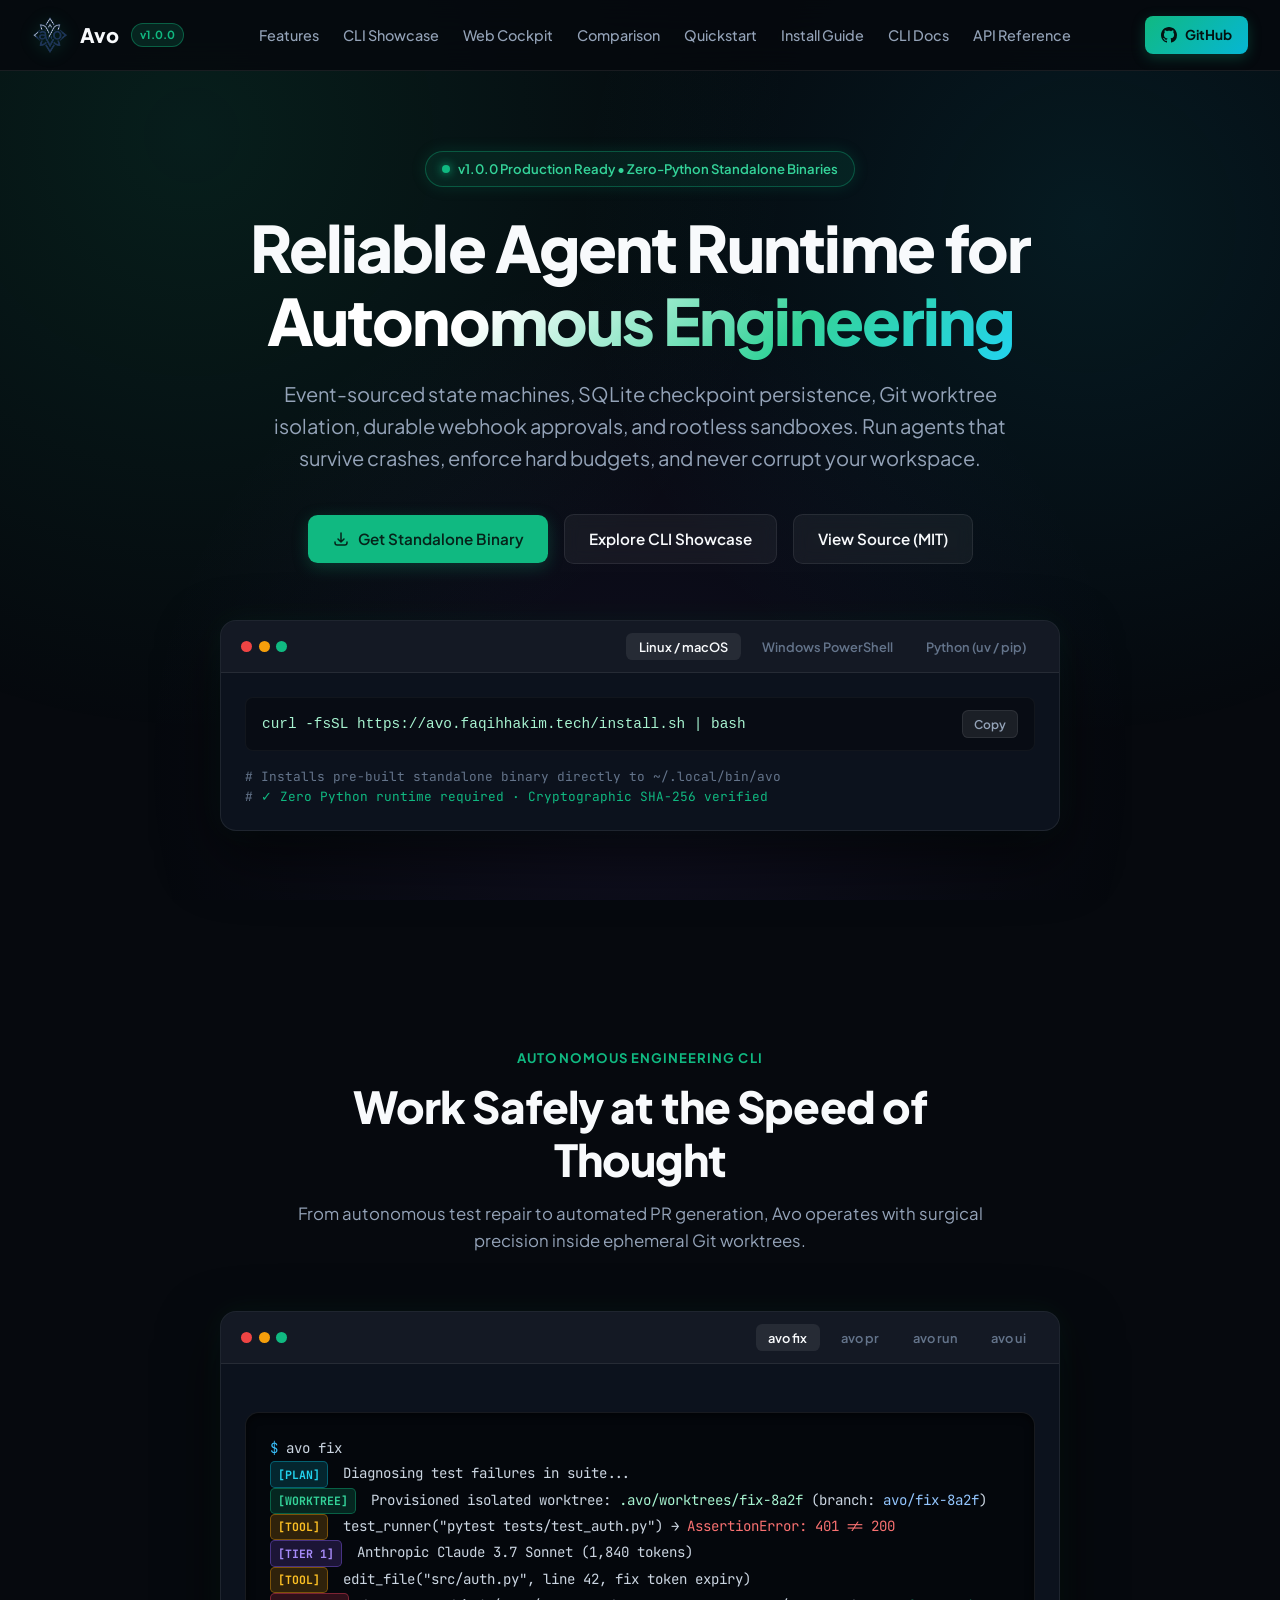
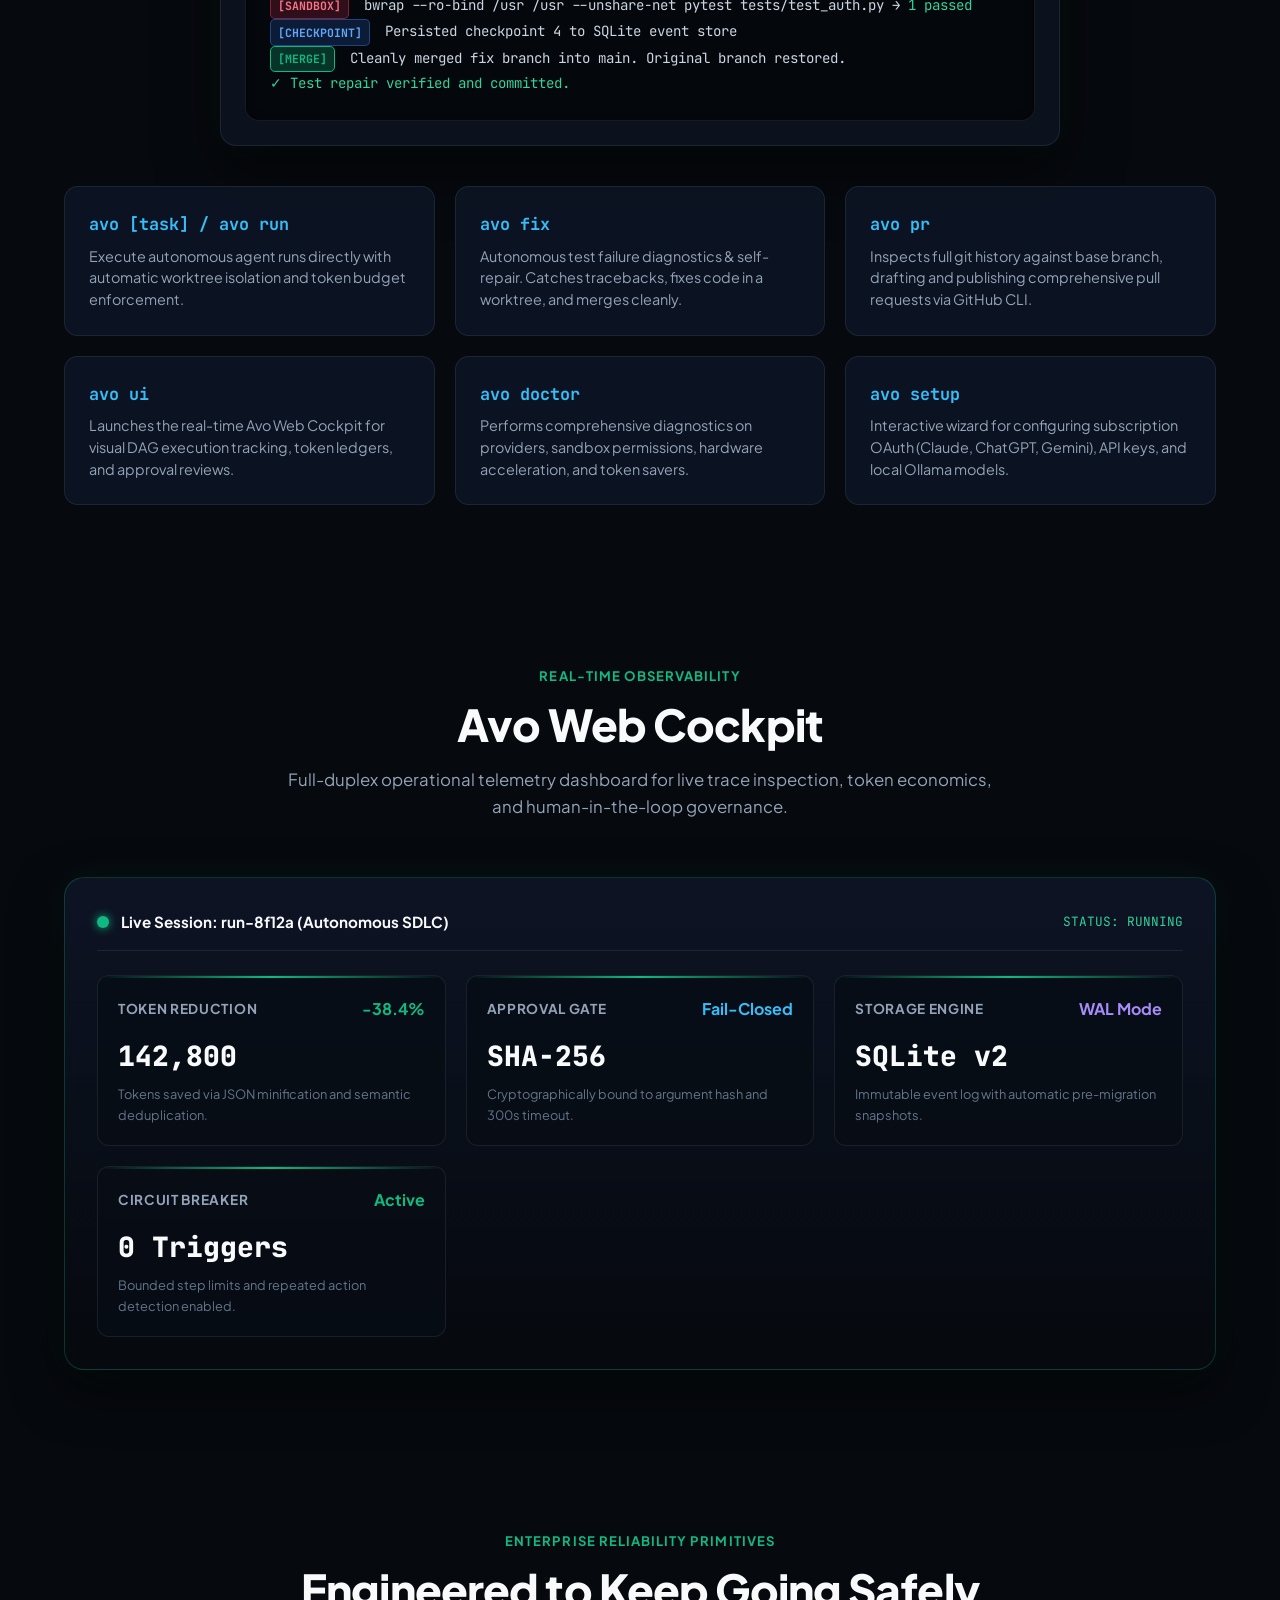
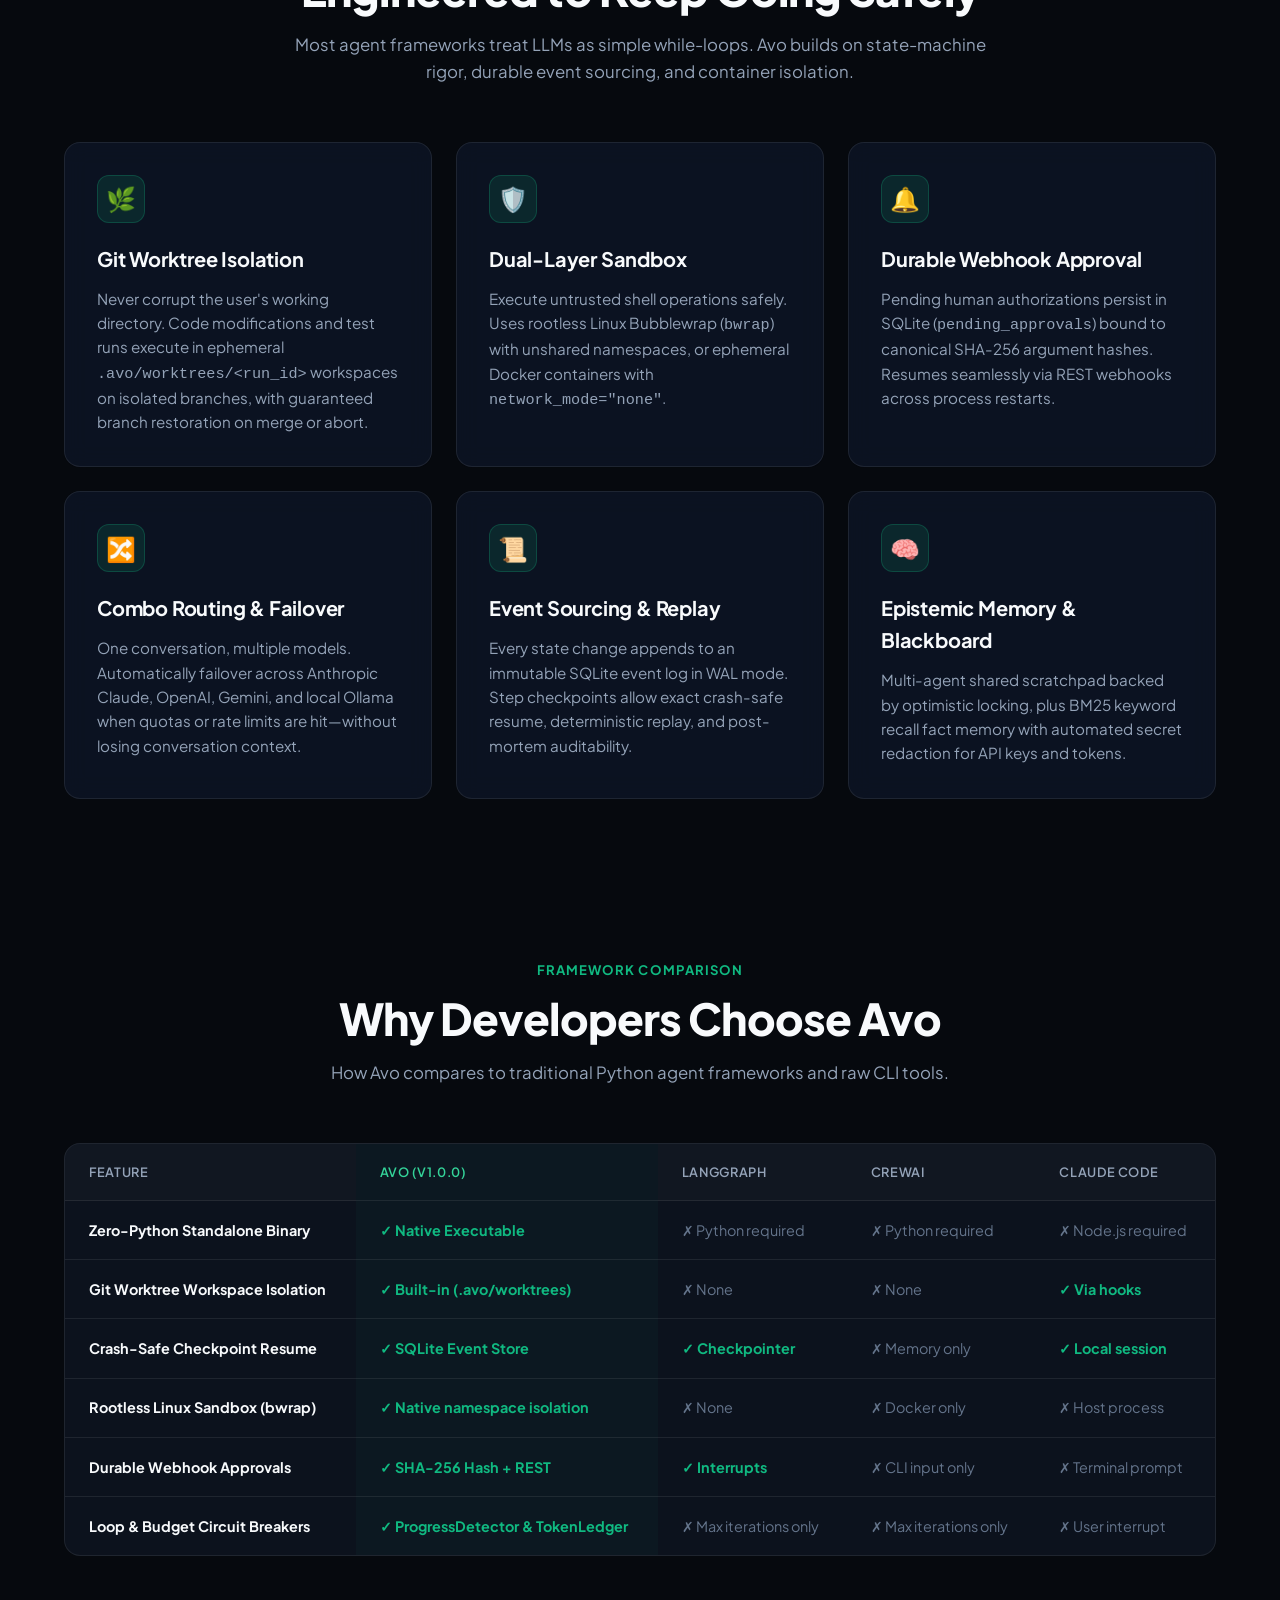
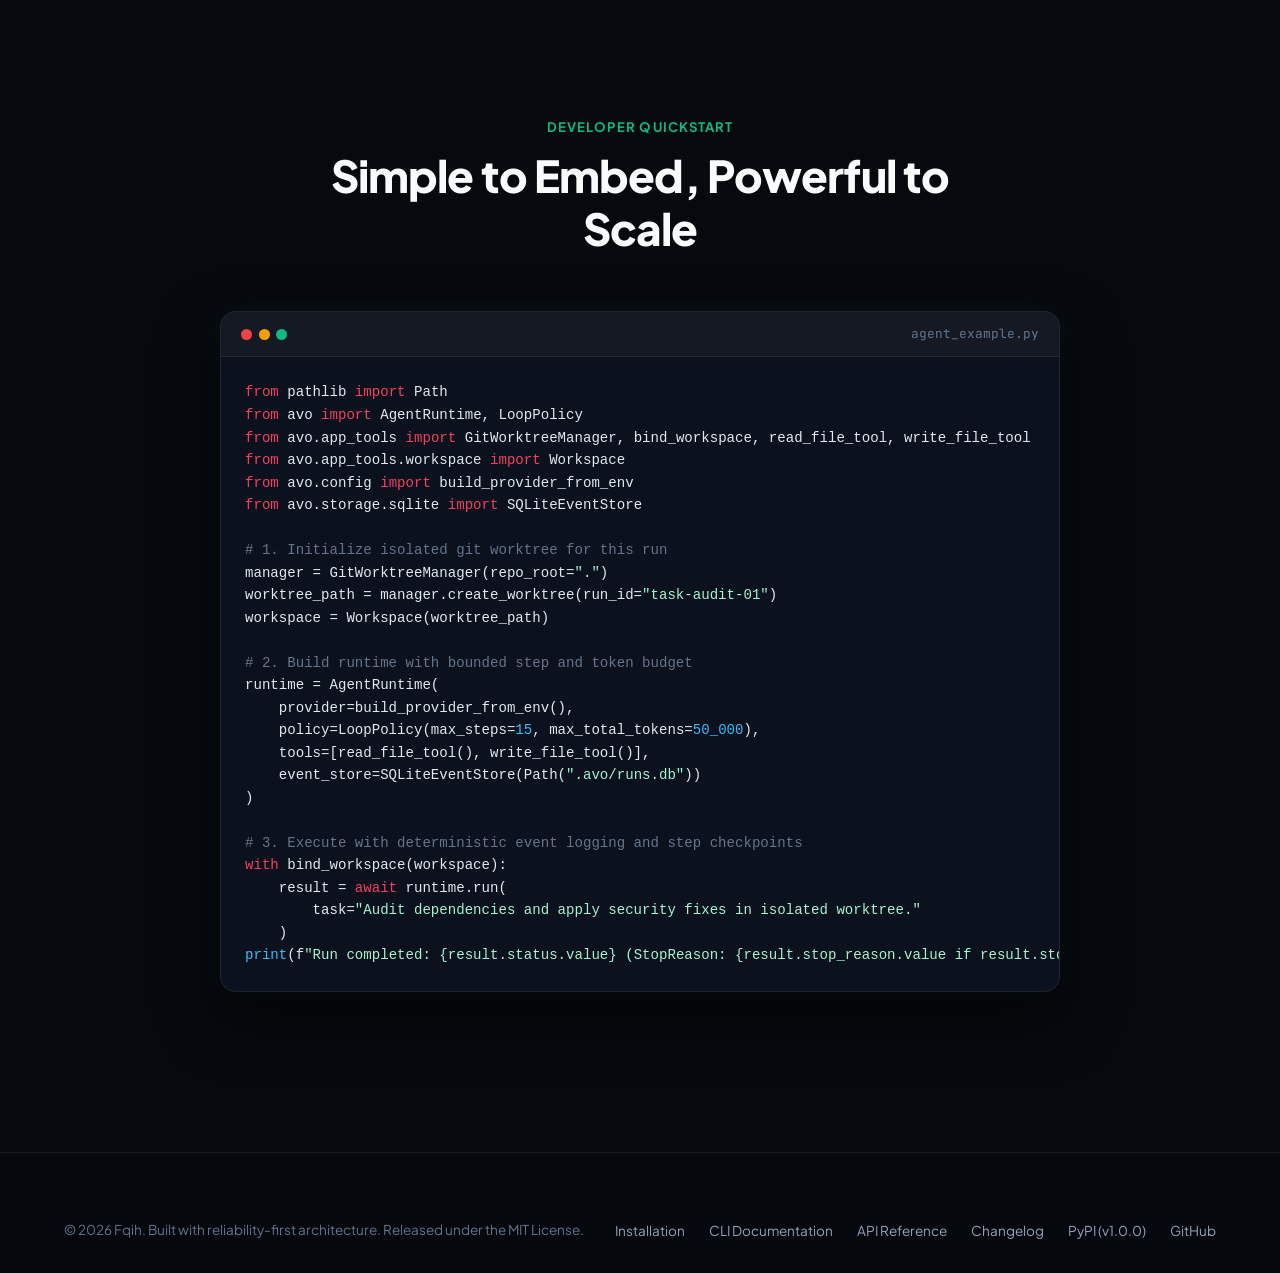
<file: site/index.html>
<!DOCTYPE html>
<html lang="en">
<head>
  <meta charset="UTF-8">
  <meta name="viewport" content="width=device-width, initial-scale=1.0">
  <title>Avo — Reliable Agent Infrastructure for Autonomous Engineering</title>
  <meta name="description" content="Event-sourced, crash-safe runtime for AI agents. Features Git worktree isolation, durable webhook approvals, rootless sandboxing, and zero-Python standalone binaries.">
  <link rel="canonical" href="https://avo.faqihhakim.tech/">
  <link rel="icon" href="assets/logo.png">
  <link rel="stylesheet" href="assets/modern.css">
</head>
<body>
  <div class="avo-bg-mesh"></div>

  <!-- Navigation -->
  <header class="avo-nav">
    <a href="/" class="avo-nav__brand">
      <img src="assets/logo.png" alt="Avo Logo" class="avo-nav__logo">
      <span>Avo</span>
      <span class="avo-nav__badge">v1.0.0</span>
    </a>
    <ul class="avo-nav__links">
      <li><a href="#features" class="avo-nav__link">Features</a></li>
      <li><a href="#cli" class="avo-nav__link">CLI Showcase</a></li>
      <li><a href="#cockpit" class="avo-nav__link">Web Cockpit</a></li>
      <li><a href="#comparison" class="avo-nav__link">Comparison</a></li>
      <li><a href="#quickstart" class="avo-nav__link">Quickstart</a></li>
      <li><a href="guides/install/" class="avo-nav__link">Install Guide</a></li>
      <li><a href="cli/" class="avo-nav__link">CLI Docs</a></li>
      <li><a href="avo-reference/" class="avo-nav__link">API Reference</a></li>
    </ul>
    <a href="https://github.com/Fqih/avo" target="_blank" rel="noopener" class="avo-nav__cta">
      <svg width="16" height="16" viewBox="0 0 24 24" fill="currentColor"><path d="M12 0C5.37 0 0 5.37 0 12c0 5.31 3.435 9.795 8.205 11.385.6.105.825-.255.825-.57 0-.285-.015-1.23-.015-2.235-3.015.555-3.795-.735-4.035-1.41-.135-.345-.72-1.41-1.23-1.695-.42-.225-1.02-.78-.015-.795.945-.015 1.62.87 1.845 1.23 1.08 1.815 2.805 1.305 3.495.99.105-.78.42-1.305.765-1.605-2.67-.3-5.46-1.335-5.46-5.925 0-1.305.465-2.385 1.23-3.225-.12-.3-.54-1.53.12-3.18 0 0 1.005-.315 3.3 1.23.96-.27 1.98-.405 3-.405s2.04.135 3 .405c2.295-1.56 3.3-1.23 3.3-1.23.66 1.65.24 2.88.12 3.18.765.84 1.23 1.905 1.23 3.225 0 4.605-2.805 5.625-5.475 5.925.435.375.81 1.095.81 2.22 0 1.605-.015 2.895-.015 3.3 0 .315.225.69.825.57A12.02 12.02 0 0024 12c0-6.63-5.37-12-12-12z"/></svg>
      GitHub
    </a>
  </header>

  <main class="avo-container">
    <!-- Hero Section -->
    <section class="avo-hero-section">
      <div class="avo-pill-badge">
        <span class="dot"></span>
        v1.0.0 Production Ready • Zero-Python Standalone Binaries
      </div>
      <h1 class="avo-hero__title">
        Reliable Agent Runtime for <br>
        <span class="avo-hero__gradient-text">Autonomous Engineering</span>
      </h1>
      <p class="avo-hero__subtitle">
        Event-sourced state machines, SQLite checkpoint persistence, Git worktree isolation, durable webhook approvals, and rootless sandboxes. Run agents that survive crashes, enforce hard budgets, and never corrupt your workspace.
      </p>
      <div class="avo-hero__buttons">
        <a href="#install" class="avo-btn avo-btn--primary">
          <svg width="18" height="18" fill="none" stroke="currentColor" stroke-width="2" viewBox="0 0 24 24"><path stroke-linecap="round" stroke-linejoin="round" d="M4 16v1a3 3 0 003 3h10a3 3 0 003-3v-1m-4-4l-4 4m0 0l-4-4m4 4V4"/></svg>
          Get Standalone Binary
        </a>
        <a href="#cli" class="avo-btn avo-btn--secondary">Explore CLI Showcase</a>
        <a href="https://github.com/Fqih/avo" target="_blank" rel="noopener" class="avo-btn avo-btn--secondary">View Source (MIT)</a>
      </div>

      <!-- Interactive Installer Terminal -->
      <div id="install" class="avo-terminal-card">
        <div class="avo-terminal-card__header">
          <div class="avo-terminal-dots">
            <span class="avo-dot--red"></span>
            <span class="avo-dot--yellow"></span>
            <span class="avo-dot--green"></span>
          </div>
          <div class="avo-terminal-tabs">
            <button class="avo-tab-btn active" onclick="switchTab('posix')">Linux / macOS</button>
            <button class="avo-tab-btn" onclick="switchTab('win')">Windows PowerShell</button>
            <button class="avo-tab-btn" onclick="switchTab('source')">Python (uv / pip)</button>
          </div>
        </div>
        <div class="avo-terminal-body">
          <div id="pane-posix" class="avo-code-pane active">
            <div class="avo-code-line">
              <code>curl -fsSL https://avo.faqihhakim.tech/install.sh | bash</code>
              <button class="avo-copy-btn" onclick="copySnippet('curl -fsSL https://avo.faqihhakim.tech/install.sh | bash', this)">Copy</button>
            </div>
            <div class="avo-terminal-output">
              # Installs pre-built standalone binary directly to ~/.local/bin/avo<br>
              # <span class="green">✓ Zero Python runtime required · Cryptographic SHA-256 verified</span>
            </div>
          </div>
          <div id="pane-win" class="avo-code-pane">
            <div class="avo-code-line">
              <code>irm https://avo.faqihhakim.tech/install.ps1 | iex</code>
              <button class="avo-copy-btn" onclick="copySnippet('irm https://avo.faqihhakim.tech/install.ps1 | iex', this)">Copy</button>
            </div>
            <div class="avo-terminal-output">
              # Installs standalone avo.exe to %LOCALAPPDATA%\avo\bin<br>
              # <span class="green">✓ Zero Python or admin rights required · SHA-256 verified</span>
            </div>
          </div>
          <div id="pane-source" class="avo-code-pane">
            <div class="avo-code-line">
              <code>uv tool install --python 3.13 avo[all]</code>
              <button class="avo-copy-btn" onclick="copySnippet('uv tool install --python 3.13 avo[all]', this)">Copy</button>
            </div>
            <div class="avo-terminal-output">
              # Installs user-global Python package with all provider & sandbox extras
            </div>
          </div>
        </div>
      </div>
    </section>

    <!-- Interactive CLI Showcase Section -->
    <section id="cli" class="avo-section">
      <div class="avo-section__header">
        <div class="avo-section__eyebrow">Autonomous Engineering CLI</div>
        <h2 class="avo-section__title">Work Safely at the Speed of Thought</h2>
        <p class="avo-section__subtitle">
          From autonomous test repair to automated PR generation, Avo operates with surgical precision inside ephemeral Git worktrees.
        </p>
      </div>

      <div class="avo-terminal-card" style="margin-bottom: 2.5rem;">
        <div class="avo-terminal-card__header">
          <div class="avo-terminal-dots">
            <span class="avo-dot--red"></span>
            <span class="avo-dot--yellow"></span>
            <span class="avo-dot--green"></span>
          </div>
          <div class="avo-terminal-tabs">
            <button class="avo-tab-btn active" onclick="switchCliTab('cli-fix')">avo fix</button>
            <button class="avo-tab-btn" onclick="switchCliTab('cli-pr')">avo pr</button>
            <button class="avo-tab-btn" onclick="switchCliTab('cli-run')">avo run</button>
            <button class="avo-tab-btn" onclick="switchCliTab('cli-ui')">avo ui</button>
          </div>
        </div>
        <div class="avo-terminal-body">
          <!-- Pane 1: avo fix -->
          <div id="cli-fix" class="avo-code-pane active">
            <div class="avo-cli-demo-box">
              <span style="color: #38bdf8;">$</span> avo fix<br>
              <span class="avo-cli-badge badge-plan">[PLAN]</span> Diagnosing test failures in suite...<br>
              <span class="avo-cli-badge badge-worktree">[WORKTREE]</span> Provisioned isolated worktree: <span style="color: #a7f3d0;">.avo/worktrees/fix-8a2f</span> (branch: <span style="color: #93c5fd;">avo/fix-8a2f</span>)<br>
              <span class="avo-cli-badge badge-tool">[TOOL]</span> test_runner("pytest tests/test_auth.py") &rarr; <span style="color: #f87171;">AssertionError: 401 != 200</span><br>
              <span class="avo-cli-badge badge-tier">[TIER 1]</span> Anthropic Claude 3.7 Sonnet (1,840 tokens)<br>
              <span class="avo-cli-badge badge-tool">[TOOL]</span> edit_file("src/auth.py", line 42, fix token expiry)<br>
              <span class="avo-cli-badge badge-sandbox">[SANDBOX]</span> bwrap --ro-bind /usr /usr --unshare-net pytest tests/test_auth.py &rarr; <span style="color: #34d399;">1 passed</span><br>
              <span class="avo-cli-badge badge-checkpoint">[CHECKPOINT]</span> Persisted checkpoint 4 to SQLite event store<br>
              <span class="avo-cli-badge badge-merge">[MERGE]</span> Cleanly merged fix branch into main. Original branch restored.<br>
              <span style="color: #34d399;">✓ Test repair verified and committed.</span>
            </div>
          </div>

          <!-- Pane 2: avo pr -->
          <div id="cli-pr" class="avo-code-pane">
            <div class="avo-cli-demo-box">
              <span style="color: #38bdf8;">$</span> avo pr --create<br>
              <span class="avo-cli-badge badge-plan">[PLAN]</span> Analyzing git diff against origin/main (6 files changed)...<br>
              <span class="avo-cli-badge badge-tool">[TOOL]</span> git_diff("origin/main...HEAD")<br>
              <span class="avo-cli-badge badge-tier">[TIER 1]</span> Synthesizing staff-engineer PR description and test plan...<br>
              <span class="avo-cli-badge badge-tool">[TOOL]</span> gh pr create --title "feat(security): fail-closed read auth & durable approvals"<br>
              <span style="color: #34d399;">✓ Pull Request created: https://github.com/Fqih/avo/pull/14</span>
            </div>
          </div>

          <!-- Pane 3: avo run -->
          <div id="cli-run" class="avo-code-pane">
            <div class="avo-cli-demo-box">
              <span style="color: #38bdf8;">$</span> avo run "Audit dependencies and apply security patches" --worktree --auto-merge<br>
              <span class="avo-cli-badge badge-worktree">[WORKTREE]</span> Created isolated branch <span style="color: #93c5fd;">avo/task-7c1b</span><br>
              <span class="avo-cli-badge badge-tool">[TOOL]</span> read_file("pyproject.toml")<br>
              <span class="avo-cli-badge badge-sandbox">[SANDBOX]</span> pip-audit --strict<br>
              <span class="avo-cli-badge badge-checkpoint">[CHECKPOINT]</span> Step 3 saved to .avo/runs.db (state: COMPLETED)<br>
              <span class="avo-cli-badge badge-merge">[MERGE]</span> Auto-merge succeeded. Zero working-tree contamination.<br>
              <span style="color: #34d399;">✓ Autonomous run completed in 14.2s.</span>
            </div>
          </div>

          <!-- Pane 4: avo ui -->
          <div id="cli-ui" class="avo-code-pane">
            <div class="avo-cli-demo-box">
              <span style="color: #38bdf8;">$</span> avo ui --port 43111<br>
              🥑 Avo Web Cockpit starting...<br>
              <span style="color: #34d399;">✓ Server listening on http://127.0.0.1:43111</span><br>
              <span style="color: #38bdf8;">→ Real-time full-duplex WebSocket stream active</span><br>
              <span style="color: #a78bfa;">→ Fail-closed read authentication enforced</span><br>
              <span style="color: #fbbf24;">→ Ready for durable human-in-the-loop tool approvals</span>
            </div>
          </div>
        </div>
      </div>

      <!-- CLI Commands Reference Grid -->
      <div class="avo-cli-grid">
        <div class="avo-cmd-card">
          <div class="avo-cmd-name">avo [task] / avo run</div>
          <div class="avo-cmd-desc">Execute autonomous agent runs directly with automatic worktree isolation and token budget enforcement.</div>
        </div>
        <div class="avo-cmd-card">
          <div class="avo-cmd-name">avo fix</div>
          <div class="avo-cmd-desc">Autonomous test failure diagnostics & self-repair. Catches tracebacks, fixes code in a worktree, and merges cleanly.</div>
        </div>
        <div class="avo-cmd-card">
          <div class="avo-cmd-name">avo pr</div>
          <div class="avo-cmd-desc">Inspects full git history against base branch, drafting and publishing comprehensive pull requests via GitHub CLI.</div>
        </div>
        <div class="avo-cmd-card">
          <div class="avo-cmd-name">avo ui</div>
          <div class="avo-cmd-desc">Launches the real-time Avo Web Cockpit for visual DAG execution tracking, token ledgers, and approval reviews.</div>
        </div>
        <div class="avo-cmd-card">
          <div class="avo-cmd-name">avo doctor</div>
          <div class="avo-cmd-desc">Performs comprehensive diagnostics on providers, sandbox permissions, hardware acceleration, and token savers.</div>
        </div>
        <div class="avo-cmd-card">
          <div class="avo-cmd-name">avo setup</div>
          <div class="avo-cmd-desc">Interactive wizard for configuring subscription OAuth (Claude, ChatGPT, Gemini), API keys, and local Ollama models.</div>
        </div>
      </div>
    </section>

    <!-- Web Cockpit Showcase Section -->
    <section id="cockpit" class="avo-section">
      <div class="avo-section__header">
        <div class="avo-section__eyebrow">Real-Time Observability</div>
        <h2 class="avo-section__title">Avo Web Cockpit</h2>
        <p class="avo-section__subtitle">
          Full-duplex operational telemetry dashboard for live trace inspection, token economics, and human-in-the-loop governance.
        </p>
      </div>

      <div class="avo-cockpit-preview">
        <div style="display: flex; align-items: center; justify-content: space-between; border-bottom: 1px solid var(--border-subtle); padding-bottom: 1rem;">
          <div style="display: flex; align-items: center; gap: 0.75rem;">
            <div style="width: 0.75rem; height: 0.75rem; border-radius: 50%; background: #10b981; box-shadow: 0 0 10px #10b981;"></div>
            <span style="font-weight: 700; font-size: 0.95rem;">Live Session: run-8f12a (Autonomous SDLC)</span>
          </div>
          <span style="font-family: var(--font-mono); font-size: 0.8rem; color: #34d399;">STATUS: RUNNING</span>
        </div>

        <div class="avo-cockpit-grid">
          <div class="avo-cockpit-card">
            <div class="avo-cockpit-card__header">
              <span class="avo-cockpit-card__title">Token Reduction</span>
              <span style="color: #10b981; font-weight: 700;">-38.4%</span>
            </div>
            <div class="avo-cockpit-card__val">142,800</div>
            <div class="avo-cockpit-card__desc">Tokens saved via JSON minification and semantic deduplication.</div>
          </div>

          <div class="avo-cockpit-card">
            <div class="avo-cockpit-card__header">
              <span class="avo-cockpit-card__title">Approval Gate</span>
              <span style="color: #38bdf8; font-weight: 700;">Fail-Closed</span>
            </div>
            <div class="avo-cockpit-card__val">SHA-256</div>
            <div class="avo-cockpit-card__desc">Cryptographically bound to argument hash and 300s timeout.</div>
          </div>

          <div class="avo-cockpit-card">
            <div class="avo-cockpit-card__header">
              <span class="avo-cockpit-card__title">Storage Engine</span>
              <span style="color: #a78bfa; font-weight: 700;">WAL Mode</span>
            </div>
            <div class="avo-cockpit-card__val">SQLite v2</div>
            <div class="avo-cockpit-card__desc">Immutable event log with automatic pre-migration snapshots.</div>
          </div>

          <div class="avo-cockpit-card">
            <div class="avo-cockpit-card__header">
              <span class="avo-cockpit-card__title">Circuit Breaker</span>
              <span style="color: #10b981; font-weight: 700;">Active</span>
            </div>
            <div class="avo-cockpit-card__val">0 Triggers</div>
            <div class="avo-cockpit-card__desc">Bounded step limits and repeated action detection enabled.</div>
          </div>
        </div>
      </div>
    </section>

    <!-- Architecture & Features Section -->
    <section id="features" class="avo-section">
      <div class="avo-section__header">
        <div class="avo-section__eyebrow">Enterprise Reliability Primitives</div>
        <h2 class="avo-section__title">Engineered to Keep Going Safely</h2>
        <p class="avo-section__subtitle">
          Most agent frameworks treat LLMs as simple while-loops. Avo builds on state-machine rigor, durable event sourcing, and container isolation.
        </p>
      </div>

      <div class="avo-grid-3">
        <!-- Card 1 -->
        <div class="avo-card">
          <div class="avo-card__icon">🌿</div>
          <h3 class="avo-card__title">Git Worktree Isolation</h3>
          <p class="avo-card__desc">
            Never corrupt the user's working directory. Code modifications and test runs execute in ephemeral <code>.avo/worktrees/&lt;run_id&gt;</code> workspaces on isolated branches, with guaranteed branch restoration on merge or abort.
          </p>
        </div>

        <!-- Card 2 -->
        <div class="avo-card">
          <div class="avo-card__icon">🛡️</div>
          <h3 class="avo-card__title">Dual-Layer Sandbox</h3>
          <p class="avo-card__desc">
            Execute untrusted shell operations safely. Uses rootless Linux Bubblewrap (<code>bwrap</code>) with unshared namespaces, or ephemeral Docker containers with <code>network_mode="none"</code>.
          </p>
        </div>

        <!-- Card 3 -->
        <div class="avo-card">
          <div class="avo-card__icon">🔔</div>
          <h3 class="avo-card__title">Durable Webhook Approval</h3>
          <p class="avo-card__desc">
            Pending human authorizations persist in SQLite (<code>pending_approvals</code>) bound to canonical SHA-256 argument hashes. Resumes seamlessly via REST webhooks across process restarts.
          </p>
        </div>

        <!-- Card 4 -->
        <div class="avo-card">
          <div class="avo-card__icon">🔀</div>
          <h3 class="avo-card__title">Combo Routing & Failover</h3>
          <p class="avo-card__desc">
            One conversation, multiple models. Automatically failover across Anthropic Claude, OpenAI, Gemini, and local Ollama when quotas or rate limits are hit—without losing conversation context.
          </p>
        </div>

        <!-- Card 5 -->
        <div class="avo-card">
          <div class="avo-card__icon">📜</div>
          <h3 class="avo-card__title">Event Sourcing & Replay</h3>
          <p class="avo-card__desc">
            Every state change appends to an immutable SQLite event log in WAL mode. Step checkpoints allow exact crash-safe resume, deterministic replay, and post-mortem auditability.
          </p>
        </div>

        <!-- Card 6 -->
        <div class="avo-card">
          <div class="avo-card__icon">🧠</div>
          <h3 class="avo-card__title">Epistemic Memory & Blackboard</h3>
          <p class="avo-card__desc">
            Multi-agent shared scratchpad backed by optimistic locking, plus BM25 keyword recall fact memory with automated secret redaction for API keys and tokens.
          </p>
        </div>
      </div>
    </section>

    <!-- Comparison Section -->
    <section id="comparison" class="avo-section">
      <div class="avo-section__header">
        <div class="avo-section__eyebrow">Framework Comparison</div>
        <h2 class="avo-section__title">Why Developers Choose Avo</h2>
        <p class="avo-section__subtitle">How Avo compares to traditional Python agent frameworks and raw CLI tools.</p>
      </div>

      <div class="avo-table-wrap">
        <table class="avo-table">
          <thead>
            <tr>
              <th>Feature</th>
              <th class="highlight-col">Avo (v1.0.0)</th>
              <th>LangGraph</th>
              <th>CrewAI</th>
              <th>Claude Code</th>
            </tr>
          </thead>
          <tbody>
            <tr>
              <td><strong>Zero-Python Standalone Binary</strong></td>
              <td class="highlight-col"><span class="avo-check">✓ Native Executable</span></td>
              <td><span class="avo-cross">✗ Python required</span></td>
              <td><span class="avo-cross">✗ Python required</span></td>
              <td><span class="avo-cross">✗ Node.js required</span></td>
            </tr>
            <tr>
              <td><strong>Git Worktree Workspace Isolation</strong></td>
              <td class="highlight-col"><span class="avo-check">✓ Built-in (.avo/worktrees)</span></td>
              <td><span class="avo-cross">✗ None</span></td>
              <td><span class="avo-cross">✗ None</span></td>
              <td><span class="avo-check">✓ Via hooks</span></td>
            </tr>
            <tr>
              <td><strong>Crash-Safe Checkpoint Resume</strong></td>
              <td class="highlight-col"><span class="avo-check">✓ SQLite Event Store</span></td>
              <td><span class="avo-check">✓ Checkpointer</span></td>
              <td><span class="avo-cross">✗ Memory only</span></td>
              <td><span class="avo-check">✓ Local session</span></td>
            </tr>
            <tr>
              <td><strong>Rootless Linux Sandbox (bwrap)</strong></td>
              <td class="highlight-col"><span class="avo-check">✓ Native namespace isolation</span></td>
              <td><span class="avo-cross">✗ None</span></td>
              <td><span class="avo-cross">✗ Docker only</span></td>
              <td><span class="avo-cross">✗ Host process</span></td>
            </tr>
            <tr>
              <td><strong>Durable Webhook Approvals</strong></td>
              <td class="highlight-col"><span class="avo-check">✓ SHA-256 Hash + REST</span></td>
              <td><span class="avo-check">✓ Interrupts</span></td>
              <td><span class="avo-cross">✗ CLI input only</span></td>
              <td><span class="avo-cross">✗ Terminal prompt</span></td>
            </tr>
            <tr>
              <td><strong>Loop & Budget Circuit Breakers</strong></td>
              <td class="highlight-col"><span class="avo-check">✓ ProgressDetector & TokenLedger</span></td>
              <td><span class="avo-cross">✗ Max iterations only</span></td>
              <td><span class="avo-cross">✗ Max iterations only</span></td>
              <td><span class="avo-cross">✗ User interrupt</span></td>
            </tr>
          </tbody>
        </table>
      </div>
    </section>

    <!-- Quickstart Code Section -->
    <section id="quickstart" class="avo-section">
      <div class="avo-section__header">
        <div class="avo-section__eyebrow">Developer Quickstart</div>
        <h2 class="avo-section__title">Simple to Embed, Powerful to Scale</h2>
      </div>

      <div class="avo-terminal-card" style="margin-bottom: 0;">
        <div class="avo-terminal-card__header">
          <div class="avo-terminal-dots">
            <span class="avo-dot--red"></span>
            <span class="avo-dot--yellow"></span>
            <span class="avo-dot--green"></span>
          </div>
          <span style="font-family: var(--font-mono); font-size: 0.8rem; color: var(--text-faint);">agent_example.py</span>
        </div>
        <div class="avo-terminal-body">
          <pre style="margin: 0; color: #e2e8f0; font-size: 0.88rem; line-height: 1.6;"><code><span style="color: #f43f5e;">from</span> pathlib <span style="color: #f43f5e;">import</span> Path
<span style="color: #f43f5e;">from</span> avo <span style="color: #f43f5e;">import</span> AgentRuntime, LoopPolicy
<span style="color: #f43f5e;">from</span> avo.app_tools <span style="color: #f43f5e;">import</span> GitWorktreeManager, bind_workspace, read_file_tool, write_file_tool
<span style="color: #f43f5e;">from</span> avo.app_tools.workspace <span style="color: #f43f5e;">import</span> Workspace
<span style="color: #f43f5e;">from</span> avo.config <span style="color: #f43f5e;">import</span> build_provider_from_env
<span style="color: #f43f5e;">from</span> avo.storage.sqlite <span style="color: #f43f5e;">import</span> SQLiteEventStore

<span style="color: #64748b;"># 1. Initialize isolated git worktree for this run</span>
manager = GitWorktreeManager(repo_root=<span style="color: #a7f3d0;">"."</span>)
worktree_path = manager.create_worktree(run_id=<span style="color: #a7f3d0;">"task-audit-01"</span>)
workspace = Workspace(worktree_path)

<span style="color: #64748b;"># 2. Build runtime with bounded step and token budget</span>
runtime = AgentRuntime(
    provider=build_provider_from_env(),
    policy=LoopPolicy(max_steps=<span style="color: #38bdf8;">15</span>, max_total_tokens=<span style="color: #38bdf8;">50_000</span>),
    tools=[read_file_tool(), write_file_tool()],
    event_store=SQLiteEventStore(Path(<span style="color: #a7f3d0;">".avo/runs.db"</span>))
)

<span style="color: #64748b;"># 3. Execute with deterministic event logging and step checkpoints</span>
<span style="color: #f43f5e;">with</span> bind_workspace(workspace):
    result = <span style="color: #f43f5e;">await</span> runtime.run(
        task=<span style="color: #a7f3d0;">"Audit dependencies and apply security fixes in isolated worktree."</span>
    )
<span style="color: #38bdf8;">print</span>(f<span style="color: #a7f3d0;">"Run completed: {result.status.value} (StopReason: {result.stop_reason.value if result.stop_reason else 'None'})"</span>)</code></pre>
        </div>
      </div>
    </section>
  </main>

  <!-- Footer -->
  <footer class="avo-footer">
    <div class="avo-container avo-footer__inner">
      <div class="avo-footer__copy">
        © 2026 Fqih. Built with reliability-first architecture. Released under the MIT License.
      </div>
      <ul class="avo-footer__links">
        <li><a href="guides/install/" class="avo-footer__link">Installation</a></li>
        <li><a href="cli/" class="avo-footer__link">CLI Documentation</a></li>
        <li><a href="avo-reference/" class="avo-footer__link">API Reference</a></li>
        <li><a href="changelog/" class="avo-footer__link">Changelog</a></li>
        <li><a href="https://pypi.org/project/avo/" target="_blank" rel="noopener" class="avo-footer__link">PyPI (v1.0.0)</a></li>
        <li><a href="https://github.com/Fqih/avo" target="_blank" rel="noopener" class="avo-footer__link">GitHub</a></li>
      </ul>
    </div>
  </footer>

  <script>
    function switchTab(tab) {
      document.querySelectorAll('#install .avo-tab-btn').forEach(b => b.classList.remove('active'));
      document.querySelectorAll('#install .avo-code-pane').forEach(p => p.classList.remove('active'));

      if (tab === 'posix') {
        document.querySelectorAll('#install .avo-tab-btn')[0].classList.add('active');
        document.getElementById('pane-posix').classList.add('active');
      } else if (tab === 'win') {
        document.querySelectorAll('#install .avo-tab-btn')[1].classList.add('active');
        document.getElementById('pane-win').classList.add('active');
      } else if (tab === 'source') {
        document.querySelectorAll('#install .avo-tab-btn')[2].classList.add('active');
        document.getElementById('pane-source').classList.add('active');
      }
    }

    function switchCliTab(tabId) {
      document.querySelectorAll('#cli .avo-tab-btn').forEach(b => b.classList.remove('active'));
      document.querySelectorAll('#cli .avo-code-pane').forEach(p => p.classList.remove('active'));

      event.target.classList.add('active');
      const targetPane = document.getElementById(tabId);
      if (targetPane) {
        targetPane.classList.add('active');
      }
    }

    function copySnippet(text, button) {
      navigator.clipboard.writeText(text).then(() => {
        const orig = button.textContent;
        button.textContent = 'Copied!';
        button.style.background = '#10b981';
        button.style.color = '#041210';
        setTimeout(() => {
          button.textContent = orig;
          button.style.background = '';
          button.style.color = '';
        }, 2000);
      });
    }
  </script>
</body>
</html>
</file>
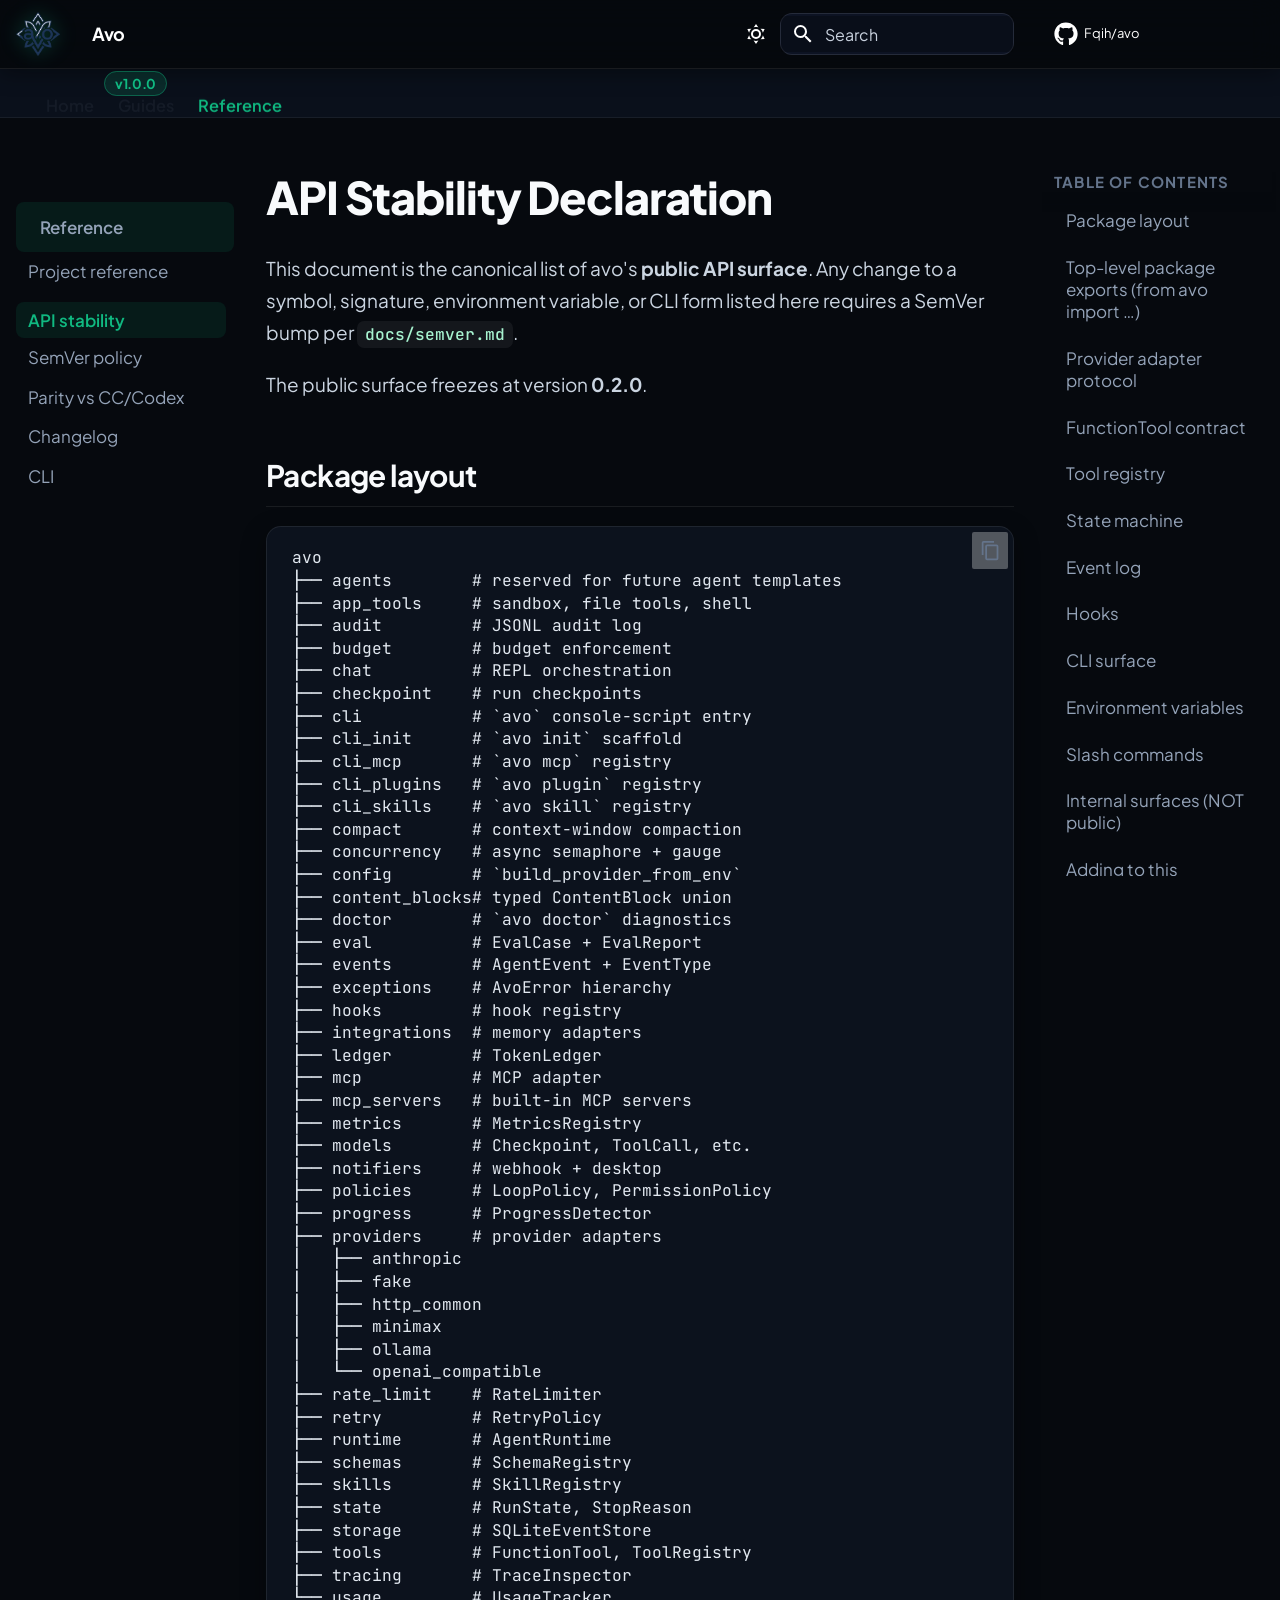
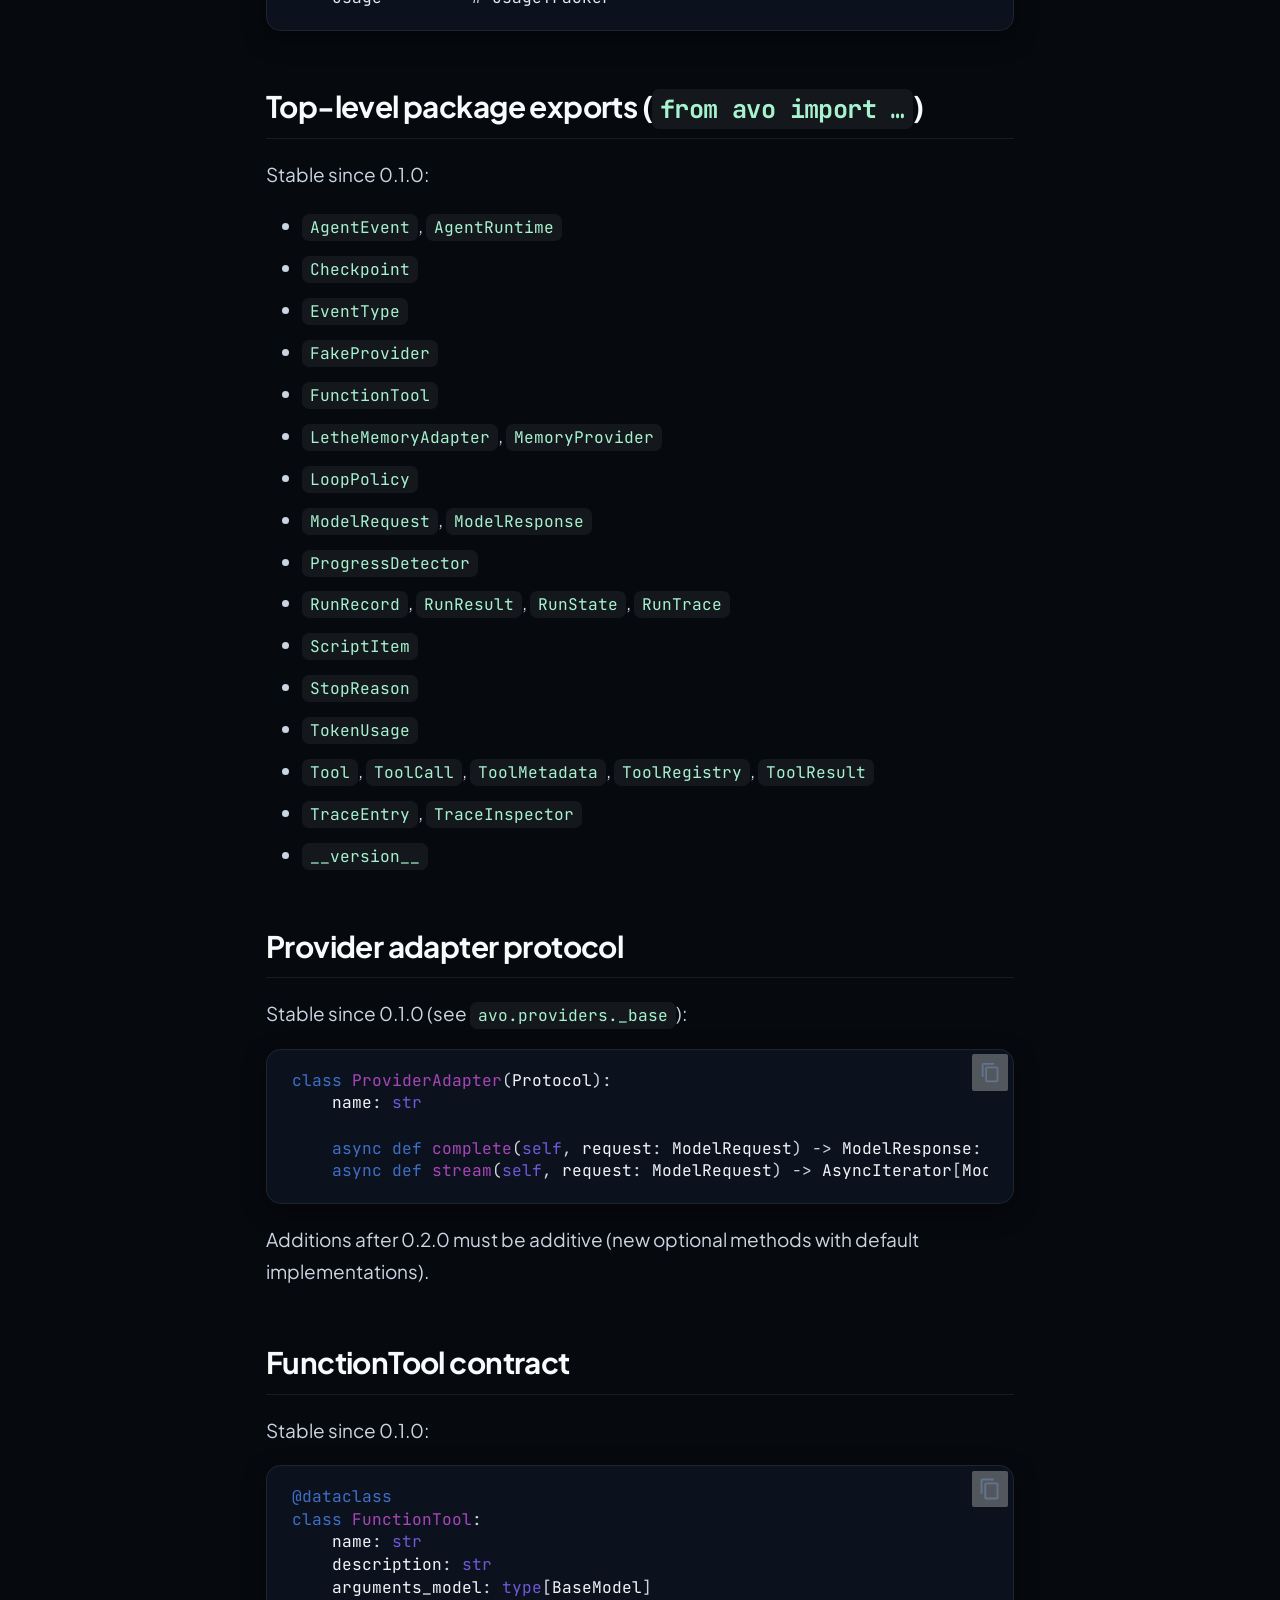
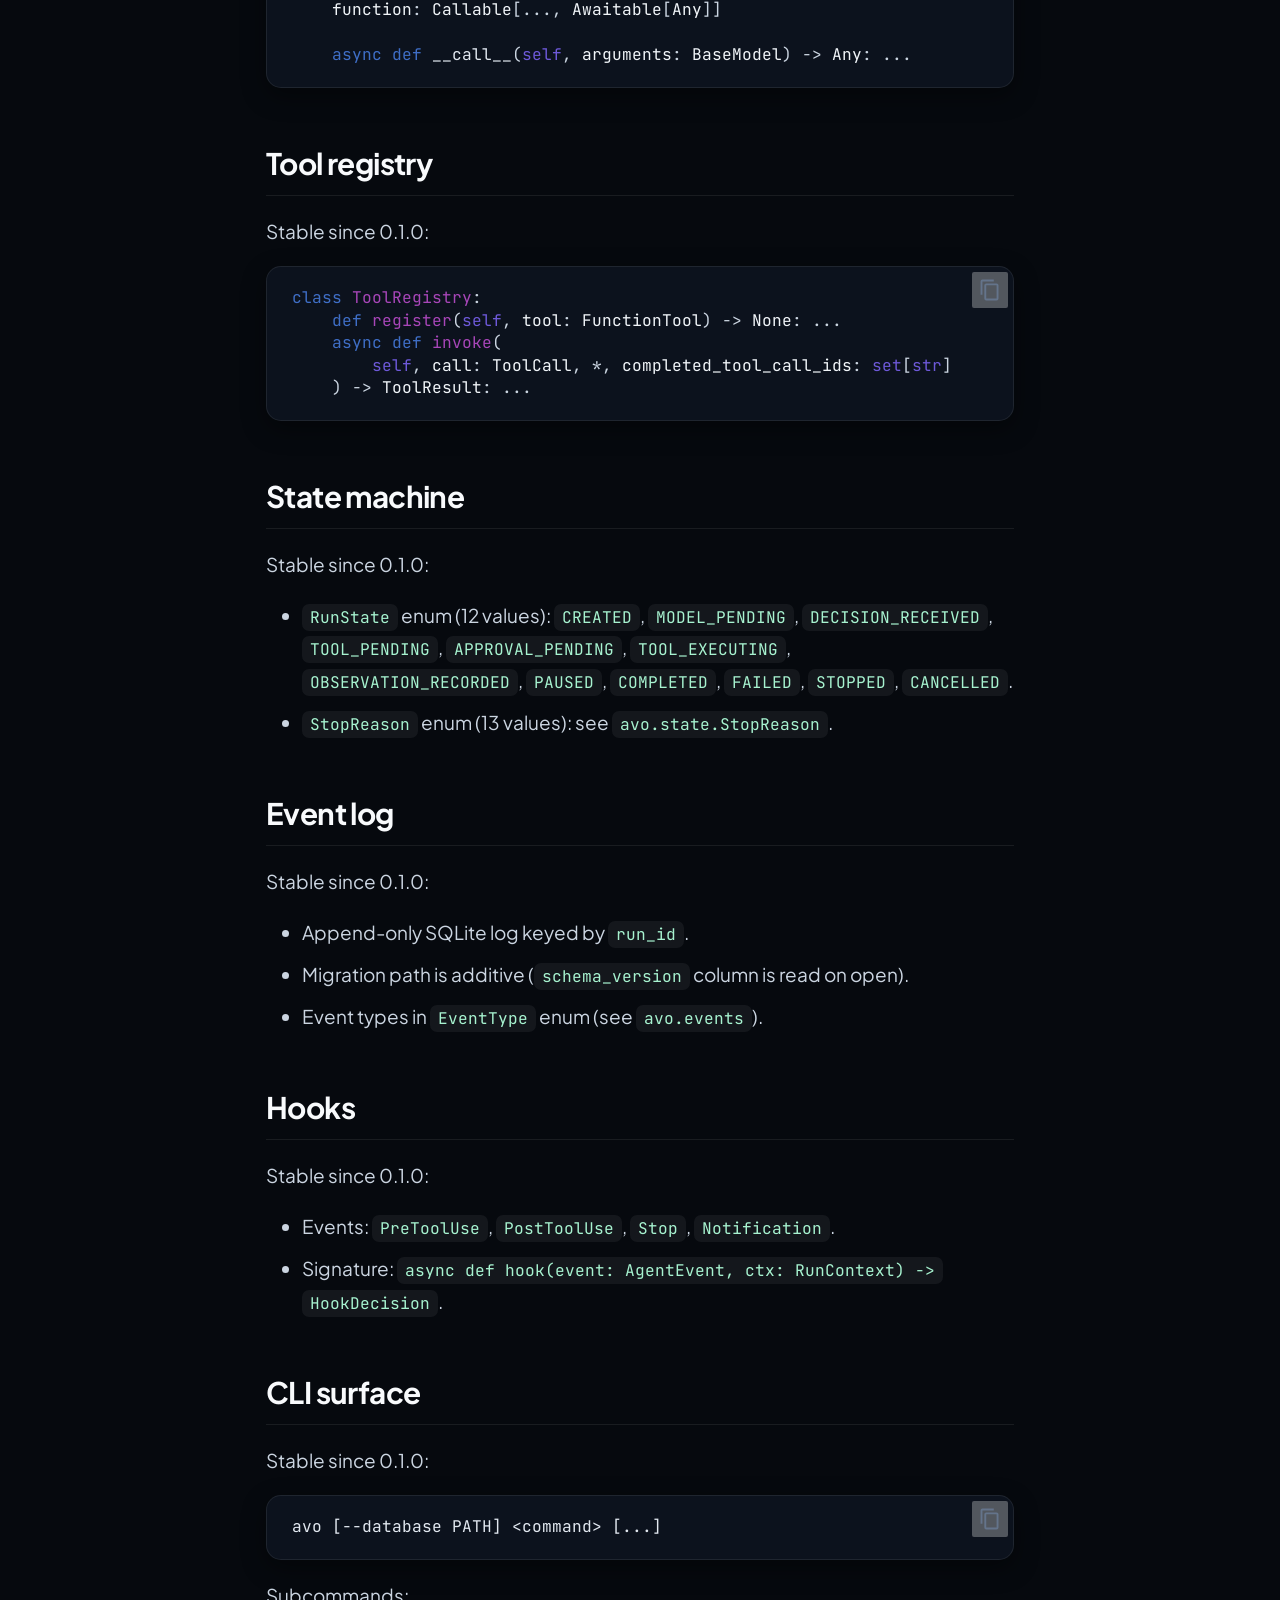
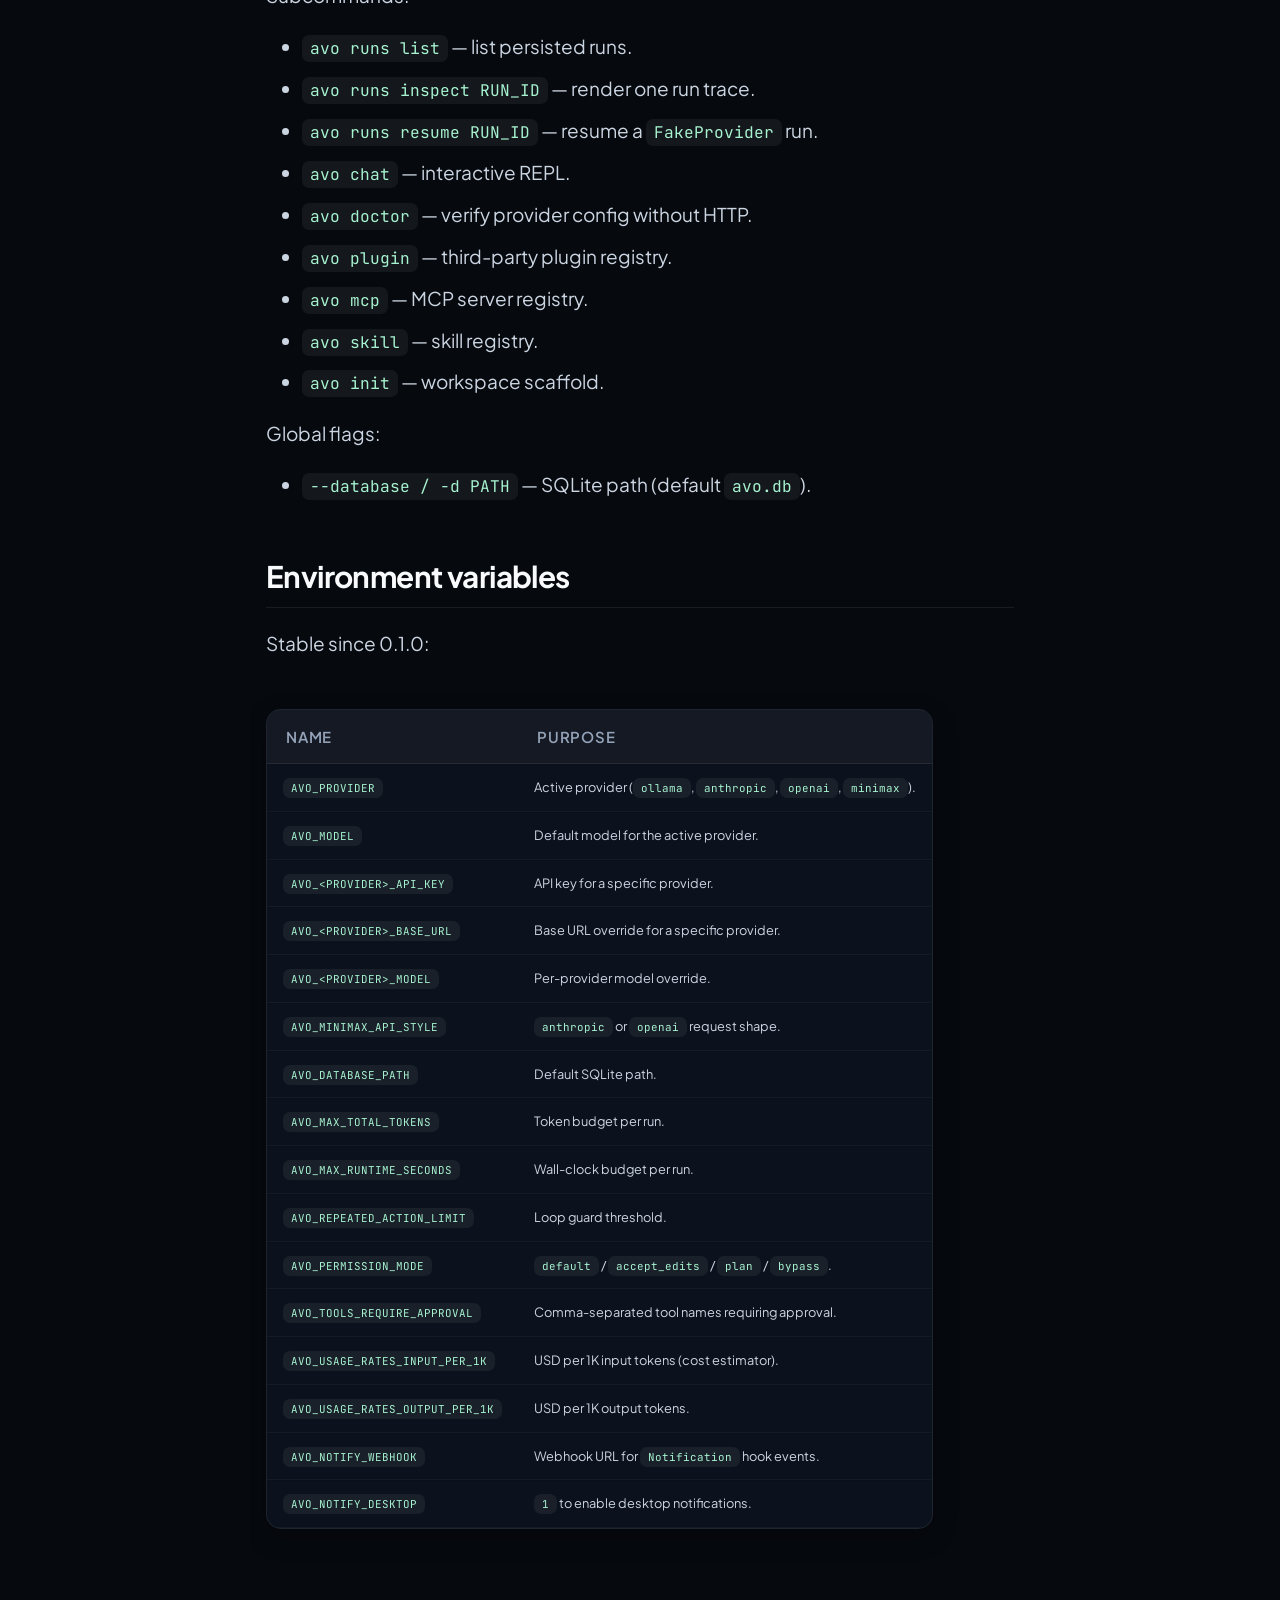
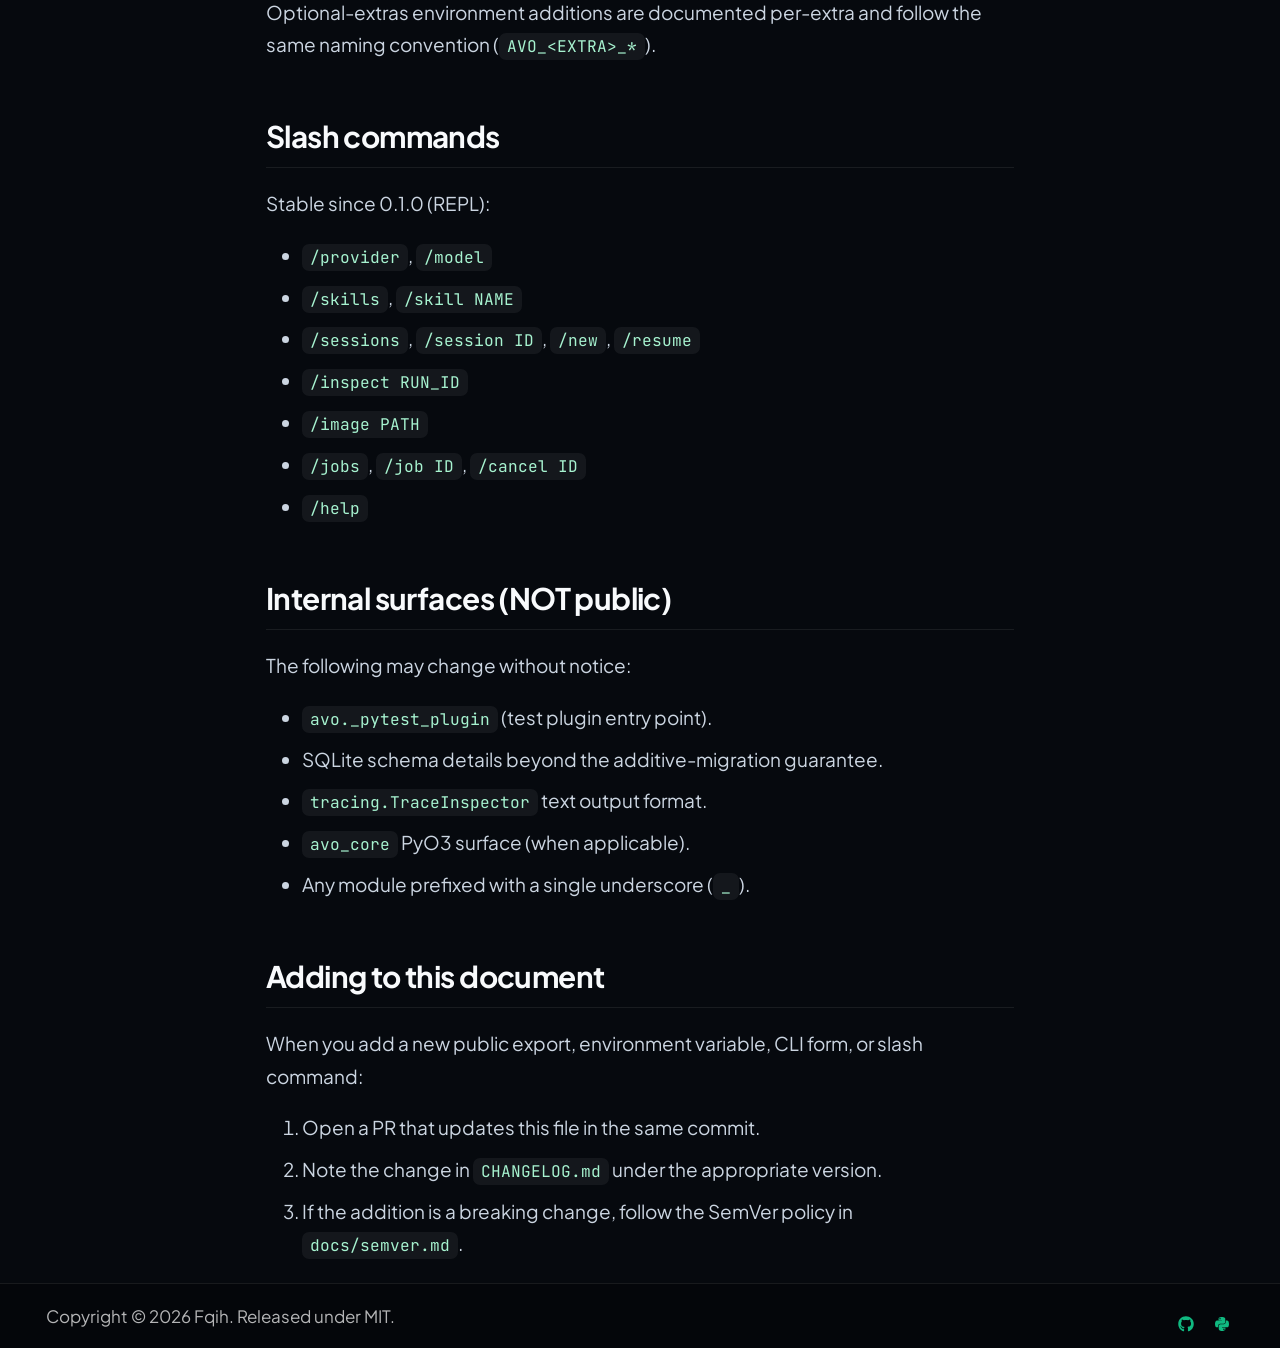
<file: site/api-stability/index.html>
<!doctype html>
<html lang="en" class="no-js">
  <head>
    
      <meta charset="utf-8">
      <meta name="viewport" content="width=device-width,initial-scale=1">
      
        <meta name="description" content="Provider-agnostic reliability runtime for bounded, observable, resumable AI agent loops.">
      
      
      
        <link rel="canonical" href="https://avo.faqihhakim.tech/api-stability/">
      
      
        <link rel="prev" href="../avo-reference/">
      
      
        <link rel="next" href="../semver/">
      
      
        
      
      
      <link rel="icon" href="../assets/logo.png">
      <meta name="generator" content="mkdocs-1.6.1, mkdocs-material-9.7.7">
    
    
      
        <title>API stability - Avo</title>
      
    
    
      <link rel="stylesheet" href="../assets/stylesheets/main.ec1eaa64.min.css">
      
        
        <link rel="stylesheet" href="../assets/stylesheets/palette.ab4e12ef.min.css">
      
      


    
    
      
    
    
      
        
        
        <link rel="preconnect" href="https://fonts.gstatic.com" crossorigin>
        <link rel="stylesheet" href="https://fonts.googleapis.com/css?family=Roboto:300,300i,400,400i,700,700i%7CRoboto+Mono:400,400i,700,700i&display=fallback">
        <style>:root{--md-text-font:"Roboto";--md-code-font:"Roboto Mono"}</style>
      
    
    
      <link rel="stylesheet" href="../assets/_mkdocstrings.css">
    
      <link rel="stylesheet" href="../assets/extra.css">
    
    <script>__md_scope=new URL("..",location),__md_hash=e=>[...e].reduce(((e,_)=>(e<<5)-e+_.charCodeAt(0)),0),__md_get=(e,_=localStorage,t=__md_scope)=>JSON.parse(_.getItem(t.pathname+"."+e)),__md_set=(e,_,t=localStorage,a=__md_scope)=>{try{t.setItem(a.pathname+"."+e,JSON.stringify(_))}catch(e){}}</script>
    
      

    
    
  </head>
  
  
    
    
      
    
    
    
    
    <body dir="ltr" data-md-color-scheme="default" data-md-color-primary="indigo" data-md-color-accent="indigo">
  
    
    <input class="md-toggle" data-md-toggle="drawer" type="checkbox" id="__drawer" autocomplete="off">
    <input class="md-toggle" data-md-toggle="search" type="checkbox" id="__search" autocomplete="off">
    <label class="md-overlay" for="__drawer"></label>
    <div data-md-component="skip">
      
        
        <a href="#api-stability-declaration" class="md-skip">
          Skip to content
        </a>
      
    </div>
    <div data-md-component="announce">
      
    </div>
    
    
      

<header class="md-header" data-md-component="header">
  <nav class="md-header__inner md-grid" aria-label="Header">
    <a href=".." title="Avo" class="md-header__button md-logo" aria-label="Avo" data-md-component="logo">
      
  <img src="../assets/logo.png" alt="logo">

    </a>
    <label class="md-header__button md-icon" for="__drawer">
      
      <svg xmlns="http://www.w3.org/2000/svg" viewBox="0 0 24 24"><path d="M3 6h18v2H3zm0 5h18v2H3zm0 5h18v2H3z"/></svg>
    </label>
    <div class="md-header__title" data-md-component="header-title">
      <div class="md-header__ellipsis">
        <div class="md-header__topic">
          <span class="md-ellipsis">
            Avo
          </span>
        </div>
        <div class="md-header__topic" data-md-component="header-topic">
          <span class="md-ellipsis">
            
              API stability
            
          </span>
        </div>
      </div>
    </div>
    
      
        <form class="md-header__option" data-md-component="palette">
  
    
    
    
    <input class="md-option" data-md-color-media="(prefers-color-scheme: light)" data-md-color-scheme="default" data-md-color-primary="indigo" data-md-color-accent="indigo"  aria-label="Switch to dark mode"  type="radio" name="__palette" id="__palette_0">
    
      <label class="md-header__button md-icon" title="Switch to dark mode" for="__palette_1" hidden>
        <svg xmlns="http://www.w3.org/2000/svg" viewBox="0 0 24 24"><path d="M12 7a5 5 0 0 1 5 5 5 5 0 0 1-5 5 5 5 0 0 1-5-5 5 5 0 0 1 5-5m0 2a3 3 0 0 0-3 3 3 3 0 0 0 3 3 3 3 0 0 0 3-3 3 3 0 0 0-3-3m0-7 2.39 3.42C13.65 5.15 12.84 5 12 5s-1.65.15-2.39.42zM3.34 7l4.16-.35A7.2 7.2 0 0 0 5.94 8.5c-.44.74-.69 1.5-.83 2.29zm.02 10 1.76-3.77a7.131 7.131 0 0 0 2.38 4.14zM20.65 7l-1.77 3.79a7.02 7.02 0 0 0-2.38-4.15zm-.01 10-4.14.36c.59-.51 1.12-1.14 1.54-1.86.42-.73.69-1.5.83-2.29zM12 22l-2.41-3.44c.74.27 1.55.44 2.41.44.82 0 1.63-.17 2.37-.44z"/></svg>
      </label>
    
  
    
    
    
    <input class="md-option" data-md-color-media="(prefers-color-scheme: dark)" data-md-color-scheme="slate" data-md-color-primary="indigo" data-md-color-accent="indigo"  aria-label="Switch to light mode"  type="radio" name="__palette" id="__palette_1">
    
      <label class="md-header__button md-icon" title="Switch to light mode" for="__palette_0" hidden>
        <svg xmlns="http://www.w3.org/2000/svg" viewBox="0 0 24 24"><path d="m17.75 4.09-2.53 1.94.91 3.06-2.63-1.81-2.63 1.81.91-3.06-2.53-1.94L12.44 4l1.06-3 1.06 3zm3.5 6.91-1.64 1.25.59 1.98-1.7-1.17-1.7 1.17.59-1.98L15.75 11l2.06-.05L18.5 9l.69 1.95zm-2.28 4.95c.83-.08 1.72 1.1 1.19 1.85-.32.45-.66.87-1.08 1.27C15.17 23 8.84 23 4.94 19.07c-3.91-3.9-3.91-10.24 0-14.14.4-.4.82-.76 1.27-1.08.75-.53 1.93.36 1.85 1.19-.27 2.86.69 5.83 2.89 8.02a9.96 9.96 0 0 0 8.02 2.89m-1.64 2.02a12.08 12.08 0 0 1-7.8-3.47c-2.17-2.19-3.33-5-3.49-7.82-2.81 3.14-2.7 7.96.31 10.98 3.02 3.01 7.84 3.12 10.98.31"/></svg>
      </label>
    
  
</form>
      
    
    
      <script>var palette=__md_get("__palette");if(palette&&palette.color){if("(prefers-color-scheme)"===palette.color.media){var media=matchMedia("(prefers-color-scheme: light)"),input=document.querySelector(media.matches?"[data-md-color-media='(prefers-color-scheme: light)']":"[data-md-color-media='(prefers-color-scheme: dark)']");palette.color.media=input.getAttribute("data-md-color-media"),palette.color.scheme=input.getAttribute("data-md-color-scheme"),palette.color.primary=input.getAttribute("data-md-color-primary"),palette.color.accent=input.getAttribute("data-md-color-accent")}for(var[key,value]of Object.entries(palette.color))document.body.setAttribute("data-md-color-"+key,value)}</script>
    
    
    
      
      
        <label class="md-header__button md-icon" for="__search">
          
          <svg xmlns="http://www.w3.org/2000/svg" viewBox="0 0 24 24"><path d="M9.5 3A6.5 6.5 0 0 1 16 9.5c0 1.61-.59 3.09-1.56 4.23l.27.27h.79l5 5-1.5 1.5-5-5v-.79l-.27-.27A6.52 6.52 0 0 1 9.5 16 6.5 6.5 0 0 1 3 9.5 6.5 6.5 0 0 1 9.5 3m0 2C7 5 5 7 5 9.5S7 14 9.5 14 14 12 14 9.5 12 5 9.5 5"/></svg>
        </label>
        <div class="md-search" data-md-component="search" role="dialog">
  <label class="md-search__overlay" for="__search"></label>
  <div class="md-search__inner" role="search">
    <form class="md-search__form" name="search">
      <input type="text" class="md-search__input" name="query" aria-label="Search" placeholder="Search" autocapitalize="off" autocorrect="off" autocomplete="off" spellcheck="false" data-md-component="search-query" required>
      <label class="md-search__icon md-icon" for="__search">
        
        <svg xmlns="http://www.w3.org/2000/svg" viewBox="0 0 24 24"><path d="M9.5 3A6.5 6.5 0 0 1 16 9.5c0 1.61-.59 3.09-1.56 4.23l.27.27h.79l5 5-1.5 1.5-5-5v-.79l-.27-.27A6.52 6.52 0 0 1 9.5 16 6.5 6.5 0 0 1 3 9.5 6.5 6.5 0 0 1 9.5 3m0 2C7 5 5 7 5 9.5S7 14 9.5 14 14 12 14 9.5 12 5 9.5 5"/></svg>
        
        <svg xmlns="http://www.w3.org/2000/svg" viewBox="0 0 24 24"><path d="M20 11v2H8l5.5 5.5-1.42 1.42L4.16 12l7.92-7.92L13.5 5.5 8 11z"/></svg>
      </label>
      <nav class="md-search__options" aria-label="Search">
        
        <button type="reset" class="md-search__icon md-icon" title="Clear" aria-label="Clear" tabindex="-1">
          
          <svg xmlns="http://www.w3.org/2000/svg" viewBox="0 0 24 24"><path d="M19 6.41 17.59 5 12 10.59 6.41 5 5 6.41 10.59 12 5 17.59 6.41 19 12 13.41 17.59 19 19 17.59 13.41 12z"/></svg>
        </button>
      </nav>
      
        <div class="md-search__suggest" data-md-component="search-suggest"></div>
      
    </form>
    <div class="md-search__output">
      <div class="md-search__scrollwrap" tabindex="0" data-md-scrollfix>
        <div class="md-search-result" data-md-component="search-result">
          <div class="md-search-result__meta">
            Initializing search
          </div>
          <ol class="md-search-result__list" role="presentation"></ol>
        </div>
      </div>
    </div>
  </div>
</div>
      
    
    
      <div class="md-header__source">
        <a href="https://github.com/Fqih/avo" title="Go to repository" class="md-source" data-md-component="source">
  <div class="md-source__icon md-icon">
    
    <svg xmlns="http://www.w3.org/2000/svg" viewBox="0 0 512 512"><!--! Font Awesome Free 7.1.0 by @fontawesome - https://fontawesome.com License - https://fontawesome.com/license/free (Icons: CC BY 4.0, Fonts: SIL OFL 1.1, Code: MIT License) Copyright 2025 Fonticons, Inc.--><path d="M173.9 397.4c0 2-2.3 3.6-5.2 3.6-3.3.3-5.6-1.3-5.6-3.6 0-2 2.3-3.6 5.2-3.6 3-.3 5.6 1.3 5.6 3.6m-31.1-4.5c-.7 2 1.3 4.3 4.3 4.9 2.6 1 5.6 0 6.2-2s-1.3-4.3-4.3-5.2c-2.6-.7-5.5.3-6.2 2.3m44.2-1.7c-2.9.7-4.9 2.6-4.6 4.9.3 2 2.9 3.3 5.9 2.6 2.9-.7 4.9-2.6 4.6-4.6-.3-1.9-3-3.2-5.9-2.9M252.8 8C114.1 8 8 113.3 8 252c0 110.9 69.8 205.8 169.5 239.2 12.8 2.3 17.3-5.6 17.3-12.1 0-6.2-.3-40.4-.3-61.4 0 0-70 15-84.7-29.8 0 0-11.4-29.1-27.8-36.6 0 0-22.9-15.7 1.6-15.4 0 0 24.9 2 38.6 25.8 21.9 38.6 58.6 27.5 72.9 20.9 2.3-16 8.8-27.1 16-33.7-55.9-6.2-112.3-14.3-112.3-110.5 0-27.5 7.6-41.3 23.6-58.9-2.6-6.5-11.1-33.3 2.6-67.9 20.9-6.5 69 27 69 27 20-5.6 41.5-8.5 62.8-8.5s42.8 2.9 62.8 8.5c0 0 48.1-33.6 69-27 13.7 34.7 5.2 61.4 2.6 67.9 16 17.7 25.8 31.5 25.8 58.9 0 96.5-58.9 104.2-114.8 110.5 9.2 7.9 17 22.9 17 46.4 0 33.7-.3 75.4-.3 83.6 0 6.5 4.6 14.4 17.3 12.1C436.2 457.8 504 362.9 504 252 504 113.3 391.5 8 252.8 8M105.2 352.9c-1.3 1-1 3.3.7 5.2 1.6 1.6 3.9 2.3 5.2 1 1.3-1 1-3.3-.7-5.2-1.6-1.6-3.9-2.3-5.2-1m-10.8-8.1c-.7 1.3.3 2.9 2.3 3.9 1.6 1 3.6.7 4.3-.7.7-1.3-.3-2.9-2.3-3.9-2-.6-3.6-.3-4.3.7m32.4 35.6c-1.6 1.3-1 4.3 1.3 6.2 2.3 2.3 5.2 2.6 6.5 1 1.3-1.3.7-4.3-1.3-6.2-2.2-2.3-5.2-2.6-6.5-1m-11.4-14.7c-1.6 1-1.6 3.6 0 5.9s4.3 3.3 5.6 2.3c1.6-1.3 1.6-3.9 0-6.2-1.4-2.3-4-3.3-5.6-2"/></svg>
  </div>
  <div class="md-source__repository">
    Fqih/avo
  </div>
</a>
      </div>
    
  </nav>
  
</header>
    
    <div class="md-container" data-md-component="container">
      
      
        
          
            
<nav class="md-tabs" aria-label="Tabs" data-md-component="tabs">
  <div class="md-grid">
    <ul class="md-tabs__list">
      
        
  
  
  
  
    <li class="md-tabs__item">
      <a href=".." class="md-tabs__link">
        
  
  
    
  
  Home

      </a>
    </li>
  

      
        
  
  
  
  
    
    
      <li class="md-tabs__item">
        <a href="../guides/quickstart/" class="md-tabs__link">
          
  
  
    
  
  Guides

        </a>
      </li>
    
  

      
        
  
  
  
    
  
  
    
    
      <li class="md-tabs__item md-tabs__item--active">
        <a href="../avo-reference/" class="md-tabs__link">
          
  
  
    
  
  Reference

        </a>
      </li>
    
  

      
    </ul>
  </div>
</nav>
          
        
      
      <main class="md-main" data-md-component="main">
        <div class="md-main__inner md-grid">
          
            
              
              <div class="md-sidebar md-sidebar--primary" data-md-component="sidebar" data-md-type="navigation" >
                <div class="md-sidebar__scrollwrap">
                  <div class="md-sidebar__inner">
                    


  


<nav class="md-nav md-nav--primary md-nav--lifted" aria-label="Navigation" data-md-level="0">
  <label class="md-nav__title" for="__drawer">
    <a href=".." title="Avo" class="md-nav__button md-logo" aria-label="Avo" data-md-component="logo">
      
  <img src="../assets/logo.png" alt="logo">

    </a>
    Avo
  </label>
  
    <div class="md-nav__source">
      <a href="https://github.com/Fqih/avo" title="Go to repository" class="md-source" data-md-component="source">
  <div class="md-source__icon md-icon">
    
    <svg xmlns="http://www.w3.org/2000/svg" viewBox="0 0 512 512"><!--! Font Awesome Free 7.1.0 by @fontawesome - https://fontawesome.com License - https://fontawesome.com/license/free (Icons: CC BY 4.0, Fonts: SIL OFL 1.1, Code: MIT License) Copyright 2025 Fonticons, Inc.--><path d="M173.9 397.4c0 2-2.3 3.6-5.2 3.6-3.3.3-5.6-1.3-5.6-3.6 0-2 2.3-3.6 5.2-3.6 3-.3 5.6 1.3 5.6 3.6m-31.1-4.5c-.7 2 1.3 4.3 4.3 4.9 2.6 1 5.6 0 6.2-2s-1.3-4.3-4.3-5.2c-2.6-.7-5.5.3-6.2 2.3m44.2-1.7c-2.9.7-4.9 2.6-4.6 4.9.3 2 2.9 3.3 5.9 2.6 2.9-.7 4.9-2.6 4.6-4.6-.3-1.9-3-3.2-5.9-2.9M252.8 8C114.1 8 8 113.3 8 252c0 110.9 69.8 205.8 169.5 239.2 12.8 2.3 17.3-5.6 17.3-12.1 0-6.2-.3-40.4-.3-61.4 0 0-70 15-84.7-29.8 0 0-11.4-29.1-27.8-36.6 0 0-22.9-15.7 1.6-15.4 0 0 24.9 2 38.6 25.8 21.9 38.6 58.6 27.5 72.9 20.9 2.3-16 8.8-27.1 16-33.7-55.9-6.2-112.3-14.3-112.3-110.5 0-27.5 7.6-41.3 23.6-58.9-2.6-6.5-11.1-33.3 2.6-67.9 20.9-6.5 69 27 69 27 20-5.6 41.5-8.5 62.8-8.5s42.8 2.9 62.8 8.5c0 0 48.1-33.6 69-27 13.7 34.7 5.2 61.4 2.6 67.9 16 17.7 25.8 31.5 25.8 58.9 0 96.5-58.9 104.2-114.8 110.5 9.2 7.9 17 22.9 17 46.4 0 33.7-.3 75.4-.3 83.6 0 6.5 4.6 14.4 17.3 12.1C436.2 457.8 504 362.9 504 252 504 113.3 391.5 8 252.8 8M105.2 352.9c-1.3 1-1 3.3.7 5.2 1.6 1.6 3.9 2.3 5.2 1 1.3-1 1-3.3-.7-5.2-1.6-1.6-3.9-2.3-5.2-1m-10.8-8.1c-.7 1.3.3 2.9 2.3 3.9 1.6 1 3.6.7 4.3-.7.7-1.3-.3-2.9-2.3-3.9-2-.6-3.6-.3-4.3.7m32.4 35.6c-1.6 1.3-1 4.3 1.3 6.2 2.3 2.3 5.2 2.6 6.5 1 1.3-1.3.7-4.3-1.3-6.2-2.2-2.3-5.2-2.6-6.5-1m-11.4-14.7c-1.6 1-1.6 3.6 0 5.9s4.3 3.3 5.6 2.3c1.6-1.3 1.6-3.9 0-6.2-1.4-2.3-4-3.3-5.6-2"/></svg>
  </div>
  <div class="md-source__repository">
    Fqih/avo
  </div>
</a>
    </div>
  
  <ul class="md-nav__list" data-md-scrollfix>
    
      
      
  
  
  
  
    <li class="md-nav__item">
      <a href=".." class="md-nav__link">
        
  
  
  <span class="md-ellipsis">
    
  
    Home
  

    
  </span>
  
  

      </a>
    </li>
  

    
      
      
  
  
  
  
    
    
      
        
      
        
      
        
      
        
      
        
      
    
    
    
      
      
        
      
    
    
    <li class="md-nav__item md-nav__item--nested">
      
        
        
        <input class="md-nav__toggle md-toggle " type="checkbox" id="__nav_2" >
        
          
          <label class="md-nav__link" for="__nav_2" id="__nav_2_label" tabindex="0">
            
  
  
  <span class="md-ellipsis">
    
  
    Guides
  

    
  </span>
  
  

            <span class="md-nav__icon md-icon"></span>
          </label>
        
        <nav class="md-nav" data-md-level="1" aria-labelledby="__nav_2_label" aria-expanded="false">
          <label class="md-nav__title" for="__nav_2">
            <span class="md-nav__icon md-icon"></span>
            
  
    Guides
  

          </label>
          <ul class="md-nav__list" data-md-scrollfix>
            
              
                
  
  
  
  
    <li class="md-nav__item">
      <a href="../guides/quickstart/" class="md-nav__link">
        
  
  
  <span class="md-ellipsis">
    
  
    Quickstart
  

    
  </span>
  
  

      </a>
    </li>
  

              
            
              
                
  
  
  
  
    <li class="md-nav__item">
      <a href="../guides/token-savers/" class="md-nav__link">
        
  
  
  <span class="md-ellipsis">
    
  
    Token savers
  

    
  </span>
  
  

      </a>
    </li>
  

              
            
              
                
  
  
  
  
    <li class="md-nav__item">
      <a href="../guides/install/" class="md-nav__link">
        
  
  
  <span class="md-ellipsis">
    
  
    Installation
  

    
  </span>
  
  

      </a>
    </li>
  

              
            
              
                
  
  
  
  
    <li class="md-nav__item">
      <a href="../guides/subscription-auth/" class="md-nav__link">
        
  
  
  <span class="md-ellipsis">
    
  
    Subscription OAuth
  

    
  </span>
  
  

      </a>
    </li>
  

              
            
              
                
  
  
  
  
    <li class="md-nav__item">
      <a href="../guides/combo-routing/" class="md-nav__link">
        
  
  
  <span class="md-ellipsis">
    
  
    Combo Routing
  

    
  </span>
  
  

      </a>
    </li>
  

              
            
          </ul>
        </nav>
      
    </li>
  

    
      
      
  
  
    
  
  
  
    
    
      
        
      
        
      
        
      
        
      
        
      
        
      
        
          
        
      
    
    
    
      
        
        
      
      
        
      
    
    
    <li class="md-nav__item md-nav__item--active md-nav__item--section md-nav__item--nested">
      
        
        
        <input class="md-nav__toggle md-toggle " type="checkbox" id="__nav_3" checked>
        
          
          <div class="md-nav__link md-nav__container">
            <a href="../api/" class="md-nav__link ">
              
  
  
  <span class="md-ellipsis">
    
  
    Reference
  

    
  </span>
  
  

            </a>
            
              
              <label class="md-nav__link " for="__nav_3" id="__nav_3_label" tabindex="">
                <span class="md-nav__icon md-icon"></span>
              </label>
            
          </div>
        
        <nav class="md-nav" data-md-level="1" aria-labelledby="__nav_3_label" aria-expanded="true">
          <label class="md-nav__title" for="__nav_3">
            <span class="md-nav__icon md-icon"></span>
            
  
    Reference
  

          </label>
          <ul class="md-nav__list" data-md-scrollfix>
            
              
                
  
  
  
  
    <li class="md-nav__item">
      <a href="../avo-reference/" class="md-nav__link">
        
  
  
  <span class="md-ellipsis">
    
  
    Project reference
  

    
  </span>
  
  

      </a>
    </li>
  

              
            
              
                
  
  
    
  
  
  
    <li class="md-nav__item md-nav__item--active">
      
      <input class="md-nav__toggle md-toggle" type="checkbox" id="__toc">
      
      
        
      
      
        <label class="md-nav__link md-nav__link--active" for="__toc">
          
  
  
  <span class="md-ellipsis">
    
  
    API stability
  

    
  </span>
  
  

          <span class="md-nav__icon md-icon"></span>
        </label>
      
      <a href="./" class="md-nav__link md-nav__link--active">
        
  
  
  <span class="md-ellipsis">
    
  
    API stability
  

    
  </span>
  
  

      </a>
      
        

<nav class="md-nav md-nav--secondary" aria-label="Table of contents">
  
  
  
    
  
  
    <label class="md-nav__title" for="__toc">
      <span class="md-nav__icon md-icon"></span>
      Table of contents
    </label>
    <ul class="md-nav__list" data-md-component="toc" data-md-scrollfix>
      
        <li class="md-nav__item">
  <a href="#package-layout" class="md-nav__link">
    <span class="md-ellipsis">
      
        Package layout
      
    </span>
  </a>
  
</li>
      
        <li class="md-nav__item">
  <a href="#top-level-package-exports-from-avo-import" class="md-nav__link">
    <span class="md-ellipsis">
      
        Top-level package exports (from avo import …)
      
    </span>
  </a>
  
</li>
      
        <li class="md-nav__item">
  <a href="#provider-adapter-protocol" class="md-nav__link">
    <span class="md-ellipsis">
      
        Provider adapter protocol
      
    </span>
  </a>
  
</li>
      
        <li class="md-nav__item">
  <a href="#functiontool-contract" class="md-nav__link">
    <span class="md-ellipsis">
      
        FunctionTool contract
      
    </span>
  </a>
  
</li>
      
        <li class="md-nav__item">
  <a href="#tool-registry" class="md-nav__link">
    <span class="md-ellipsis">
      
        Tool registry
      
    </span>
  </a>
  
</li>
      
        <li class="md-nav__item">
  <a href="#state-machine" class="md-nav__link">
    <span class="md-ellipsis">
      
        State machine
      
    </span>
  </a>
  
</li>
      
        <li class="md-nav__item">
  <a href="#event-log" class="md-nav__link">
    <span class="md-ellipsis">
      
        Event log
      
    </span>
  </a>
  
</li>
      
        <li class="md-nav__item">
  <a href="#hooks" class="md-nav__link">
    <span class="md-ellipsis">
      
        Hooks
      
    </span>
  </a>
  
</li>
      
        <li class="md-nav__item">
  <a href="#cli-surface" class="md-nav__link">
    <span class="md-ellipsis">
      
        CLI surface
      
    </span>
  </a>
  
</li>
      
        <li class="md-nav__item">
  <a href="#environment-variables" class="md-nav__link">
    <span class="md-ellipsis">
      
        Environment variables
      
    </span>
  </a>
  
</li>
      
        <li class="md-nav__item">
  <a href="#slash-commands" class="md-nav__link">
    <span class="md-ellipsis">
      
        Slash commands
      
    </span>
  </a>
  
</li>
      
        <li class="md-nav__item">
  <a href="#internal-surfaces-not-public" class="md-nav__link">
    <span class="md-ellipsis">
      
        Internal surfaces (NOT public)
      
    </span>
  </a>
  
</li>
      
        <li class="md-nav__item">
  <a href="#adding-to-this-document" class="md-nav__link">
    <span class="md-ellipsis">
      
        Adding to this document
      
    </span>
  </a>
  
</li>
      
    </ul>
  
</nav>
      
    </li>
  

              
            
              
                
  
  
  
  
    <li class="md-nav__item">
      <a href="../semver/" class="md-nav__link">
        
  
  
  <span class="md-ellipsis">
    
  
    SemVer policy
  

    
  </span>
  
  

      </a>
    </li>
  

              
            
              
                
  
  
  
  
    <li class="md-nav__item">
      <a href="../parity-vs-cc-codex/" class="md-nav__link">
        
  
  
  <span class="md-ellipsis">
    
  
    Parity vs CC/Codex
  

    
  </span>
  
  

      </a>
    </li>
  

              
            
              
                
  
  
  
  
    <li class="md-nav__item">
      <a href="../changelog/" class="md-nav__link">
        
  
  
  <span class="md-ellipsis">
    
  
    Changelog
  

    
  </span>
  
  

      </a>
    </li>
  

              
            
              
                
  
  
  
  
    <li class="md-nav__item">
      <a href="../cli/" class="md-nav__link">
        
  
  
  <span class="md-ellipsis">
    
  
    CLI
  

    
  </span>
  
  

      </a>
    </li>
  

              
            
              
            
          </ul>
        </nav>
      
    </li>
  

    
  </ul>
</nav>
                  </div>
                </div>
              </div>
            
            
              
              <div class="md-sidebar md-sidebar--secondary" data-md-component="sidebar" data-md-type="toc" >
                <div class="md-sidebar__scrollwrap">
                  <div class="md-sidebar__inner">
                    

<nav class="md-nav md-nav--secondary" aria-label="Table of contents">
  
  
  
    
  
  
    <label class="md-nav__title" for="__toc">
      <span class="md-nav__icon md-icon"></span>
      Table of contents
    </label>
    <ul class="md-nav__list" data-md-component="toc" data-md-scrollfix>
      
        <li class="md-nav__item">
  <a href="#package-layout" class="md-nav__link">
    <span class="md-ellipsis">
      
        Package layout
      
    </span>
  </a>
  
</li>
      
        <li class="md-nav__item">
  <a href="#top-level-package-exports-from-avo-import" class="md-nav__link">
    <span class="md-ellipsis">
      
        Top-level package exports (from avo import …)
      
    </span>
  </a>
  
</li>
      
        <li class="md-nav__item">
  <a href="#provider-adapter-protocol" class="md-nav__link">
    <span class="md-ellipsis">
      
        Provider adapter protocol
      
    </span>
  </a>
  
</li>
      
        <li class="md-nav__item">
  <a href="#functiontool-contract" class="md-nav__link">
    <span class="md-ellipsis">
      
        FunctionTool contract
      
    </span>
  </a>
  
</li>
      
        <li class="md-nav__item">
  <a href="#tool-registry" class="md-nav__link">
    <span class="md-ellipsis">
      
        Tool registry
      
    </span>
  </a>
  
</li>
      
        <li class="md-nav__item">
  <a href="#state-machine" class="md-nav__link">
    <span class="md-ellipsis">
      
        State machine
      
    </span>
  </a>
  
</li>
      
        <li class="md-nav__item">
  <a href="#event-log" class="md-nav__link">
    <span class="md-ellipsis">
      
        Event log
      
    </span>
  </a>
  
</li>
      
        <li class="md-nav__item">
  <a href="#hooks" class="md-nav__link">
    <span class="md-ellipsis">
      
        Hooks
      
    </span>
  </a>
  
</li>
      
        <li class="md-nav__item">
  <a href="#cli-surface" class="md-nav__link">
    <span class="md-ellipsis">
      
        CLI surface
      
    </span>
  </a>
  
</li>
      
        <li class="md-nav__item">
  <a href="#environment-variables" class="md-nav__link">
    <span class="md-ellipsis">
      
        Environment variables
      
    </span>
  </a>
  
</li>
      
        <li class="md-nav__item">
  <a href="#slash-commands" class="md-nav__link">
    <span class="md-ellipsis">
      
        Slash commands
      
    </span>
  </a>
  
</li>
      
        <li class="md-nav__item">
  <a href="#internal-surfaces-not-public" class="md-nav__link">
    <span class="md-ellipsis">
      
        Internal surfaces (NOT public)
      
    </span>
  </a>
  
</li>
      
        <li class="md-nav__item">
  <a href="#adding-to-this-document" class="md-nav__link">
    <span class="md-ellipsis">
      
        Adding to this document
      
    </span>
  </a>
  
</li>
      
    </ul>
  
</nav>
                  </div>
                </div>
              </div>
            
          
          
            <div class="md-content" data-md-component="content">
              
              <article class="md-content__inner md-typeset">
                
                  


  
  


<h1 id="api-stability-declaration">API Stability Declaration<a class="headerlink" href="#api-stability-declaration" title="Permanent link">&para;</a></h1>
<p>This document is the canonical list of avo's <strong>public API surface</strong>.
Any change to a symbol, signature, environment variable, or CLI
form listed here requires a SemVer bump per <a href="../semver/"><code>docs/semver.md</code></a>.</p>
<p>The public surface freezes at version <strong>0.2.0</strong>.</p>
<h2 id="package-layout">Package layout<a class="headerlink" href="#package-layout" title="Permanent link">&para;</a></h2>
<div class="language-text highlight"><pre><span></span><code><span id="__span-0-1"><a id="__codelineno-0-1" name="__codelineno-0-1" href="#__codelineno-0-1"></a>avo
</span><span id="__span-0-2"><a id="__codelineno-0-2" name="__codelineno-0-2" href="#__codelineno-0-2"></a>├── agents        # reserved for future agent templates
</span><span id="__span-0-3"><a id="__codelineno-0-3" name="__codelineno-0-3" href="#__codelineno-0-3"></a>├── app_tools     # sandbox, file tools, shell
</span><span id="__span-0-4"><a id="__codelineno-0-4" name="__codelineno-0-4" href="#__codelineno-0-4"></a>├── audit         # JSONL audit log
</span><span id="__span-0-5"><a id="__codelineno-0-5" name="__codelineno-0-5" href="#__codelineno-0-5"></a>├── budget        # budget enforcement
</span><span id="__span-0-6"><a id="__codelineno-0-6" name="__codelineno-0-6" href="#__codelineno-0-6"></a>├── chat          # REPL orchestration
</span><span id="__span-0-7"><a id="__codelineno-0-7" name="__codelineno-0-7" href="#__codelineno-0-7"></a>├── checkpoint    # run checkpoints
</span><span id="__span-0-8"><a id="__codelineno-0-8" name="__codelineno-0-8" href="#__codelineno-0-8"></a>├── cli           # `avo` console-script entry
</span><span id="__span-0-9"><a id="__codelineno-0-9" name="__codelineno-0-9" href="#__codelineno-0-9"></a>├── cli_init      # `avo init` scaffold
</span><span id="__span-0-10"><a id="__codelineno-0-10" name="__codelineno-0-10" href="#__codelineno-0-10"></a>├── cli_mcp       # `avo mcp` registry
</span><span id="__span-0-11"><a id="__codelineno-0-11" name="__codelineno-0-11" href="#__codelineno-0-11"></a>├── cli_plugins   # `avo plugin` registry
</span><span id="__span-0-12"><a id="__codelineno-0-12" name="__codelineno-0-12" href="#__codelineno-0-12"></a>├── cli_skills    # `avo skill` registry
</span><span id="__span-0-13"><a id="__codelineno-0-13" name="__codelineno-0-13" href="#__codelineno-0-13"></a>├── compact       # context-window compaction
</span><span id="__span-0-14"><a id="__codelineno-0-14" name="__codelineno-0-14" href="#__codelineno-0-14"></a>├── concurrency   # async semaphore + gauge
</span><span id="__span-0-15"><a id="__codelineno-0-15" name="__codelineno-0-15" href="#__codelineno-0-15"></a>├── config        # `build_provider_from_env`
</span><span id="__span-0-16"><a id="__codelineno-0-16" name="__codelineno-0-16" href="#__codelineno-0-16"></a>├── content_blocks# typed ContentBlock union
</span><span id="__span-0-17"><a id="__codelineno-0-17" name="__codelineno-0-17" href="#__codelineno-0-17"></a>├── doctor        # `avo doctor` diagnostics
</span><span id="__span-0-18"><a id="__codelineno-0-18" name="__codelineno-0-18" href="#__codelineno-0-18"></a>├── eval          # EvalCase + EvalReport
</span><span id="__span-0-19"><a id="__codelineno-0-19" name="__codelineno-0-19" href="#__codelineno-0-19"></a>├── events        # AgentEvent + EventType
</span><span id="__span-0-20"><a id="__codelineno-0-20" name="__codelineno-0-20" href="#__codelineno-0-20"></a>├── exceptions    # AvoError hierarchy
</span><span id="__span-0-21"><a id="__codelineno-0-21" name="__codelineno-0-21" href="#__codelineno-0-21"></a>├── hooks         # hook registry
</span><span id="__span-0-22"><a id="__codelineno-0-22" name="__codelineno-0-22" href="#__codelineno-0-22"></a>├── integrations  # memory adapters
</span><span id="__span-0-23"><a id="__codelineno-0-23" name="__codelineno-0-23" href="#__codelineno-0-23"></a>├── ledger        # TokenLedger
</span><span id="__span-0-24"><a id="__codelineno-0-24" name="__codelineno-0-24" href="#__codelineno-0-24"></a>├── mcp           # MCP adapter
</span><span id="__span-0-25"><a id="__codelineno-0-25" name="__codelineno-0-25" href="#__codelineno-0-25"></a>├── mcp_servers   # built-in MCP servers
</span><span id="__span-0-26"><a id="__codelineno-0-26" name="__codelineno-0-26" href="#__codelineno-0-26"></a>├── metrics       # MetricsRegistry
</span><span id="__span-0-27"><a id="__codelineno-0-27" name="__codelineno-0-27" href="#__codelineno-0-27"></a>├── models        # Checkpoint, ToolCall, etc.
</span><span id="__span-0-28"><a id="__codelineno-0-28" name="__codelineno-0-28" href="#__codelineno-0-28"></a>├── notifiers     # webhook + desktop
</span><span id="__span-0-29"><a id="__codelineno-0-29" name="__codelineno-0-29" href="#__codelineno-0-29"></a>├── policies      # LoopPolicy, PermissionPolicy
</span><span id="__span-0-30"><a id="__codelineno-0-30" name="__codelineno-0-30" href="#__codelineno-0-30"></a>├── progress      # ProgressDetector
</span><span id="__span-0-31"><a id="__codelineno-0-31" name="__codelineno-0-31" href="#__codelineno-0-31"></a>├── providers     # provider adapters
</span><span id="__span-0-32"><a id="__codelineno-0-32" name="__codelineno-0-32" href="#__codelineno-0-32"></a>│   ├── anthropic
</span><span id="__span-0-33"><a id="__codelineno-0-33" name="__codelineno-0-33" href="#__codelineno-0-33"></a>│   ├── fake
</span><span id="__span-0-34"><a id="__codelineno-0-34" name="__codelineno-0-34" href="#__codelineno-0-34"></a>│   ├── http_common
</span><span id="__span-0-35"><a id="__codelineno-0-35" name="__codelineno-0-35" href="#__codelineno-0-35"></a>│   ├── minimax
</span><span id="__span-0-36"><a id="__codelineno-0-36" name="__codelineno-0-36" href="#__codelineno-0-36"></a>│   ├── ollama
</span><span id="__span-0-37"><a id="__codelineno-0-37" name="__codelineno-0-37" href="#__codelineno-0-37"></a>│   └── openai_compatible
</span><span id="__span-0-38"><a id="__codelineno-0-38" name="__codelineno-0-38" href="#__codelineno-0-38"></a>├── rate_limit    # RateLimiter
</span><span id="__span-0-39"><a id="__codelineno-0-39" name="__codelineno-0-39" href="#__codelineno-0-39"></a>├── retry         # RetryPolicy
</span><span id="__span-0-40"><a id="__codelineno-0-40" name="__codelineno-0-40" href="#__codelineno-0-40"></a>├── runtime       # AgentRuntime
</span><span id="__span-0-41"><a id="__codelineno-0-41" name="__codelineno-0-41" href="#__codelineno-0-41"></a>├── schemas       # SchemaRegistry
</span><span id="__span-0-42"><a id="__codelineno-0-42" name="__codelineno-0-42" href="#__codelineno-0-42"></a>├── skills        # SkillRegistry
</span><span id="__span-0-43"><a id="__codelineno-0-43" name="__codelineno-0-43" href="#__codelineno-0-43"></a>├── state         # RunState, StopReason
</span><span id="__span-0-44"><a id="__codelineno-0-44" name="__codelineno-0-44" href="#__codelineno-0-44"></a>├── storage       # SQLiteEventStore
</span><span id="__span-0-45"><a id="__codelineno-0-45" name="__codelineno-0-45" href="#__codelineno-0-45"></a>├── tools         # FunctionTool, ToolRegistry
</span><span id="__span-0-46"><a id="__codelineno-0-46" name="__codelineno-0-46" href="#__codelineno-0-46"></a>├── tracing       # TraceInspector
</span><span id="__span-0-47"><a id="__codelineno-0-47" name="__codelineno-0-47" href="#__codelineno-0-47"></a>└── usage         # UsageTracker
</span></code></pre></div>
<h2 id="top-level-package-exports-from-avo-import">Top-level package exports (<code>from avo import …</code>)<a class="headerlink" href="#top-level-package-exports-from-avo-import" title="Permanent link">&para;</a></h2>
<p>Stable since 0.1.0:</p>
<ul>
<li><code>AgentEvent</code>, <code>AgentRuntime</code></li>
<li><code>Checkpoint</code></li>
<li><code>EventType</code></li>
<li><code>FakeProvider</code></li>
<li><code>FunctionTool</code></li>
<li><code>LetheMemoryAdapter</code>, <code>MemoryProvider</code></li>
<li><code>LoopPolicy</code></li>
<li><code>ModelRequest</code>, <code>ModelResponse</code></li>
<li><code>ProgressDetector</code></li>
<li><code>RunRecord</code>, <code>RunResult</code>, <code>RunState</code>, <code>RunTrace</code></li>
<li><code>ScriptItem</code></li>
<li><code>StopReason</code></li>
<li><code>TokenUsage</code></li>
<li><code>Tool</code>, <code>ToolCall</code>, <code>ToolMetadata</code>, <code>ToolRegistry</code>, <code>ToolResult</code></li>
<li><code>TraceEntry</code>, <code>TraceInspector</code></li>
<li><code>__version__</code></li>
</ul>
<h2 id="provider-adapter-protocol">Provider adapter protocol<a class="headerlink" href="#provider-adapter-protocol" title="Permanent link">&para;</a></h2>
<p>Stable since 0.1.0 (see <code>avo.providers._base</code>):</p>
<div class="language-python highlight"><pre><span></span><code><span id="__span-1-1"><a id="__codelineno-1-1" name="__codelineno-1-1" href="#__codelineno-1-1"></a><span class="k">class</span><span class="w"> </span><span class="nc">ProviderAdapter</span><span class="p">(</span><span class="n">Protocol</span><span class="p">):</span>
</span><span id="__span-1-2"><a id="__codelineno-1-2" name="__codelineno-1-2" href="#__codelineno-1-2"></a>    <span class="n">name</span><span class="p">:</span> <span class="nb">str</span>
</span><span id="__span-1-3"><a id="__codelineno-1-3" name="__codelineno-1-3" href="#__codelineno-1-3"></a>
</span><span id="__span-1-4"><a id="__codelineno-1-4" name="__codelineno-1-4" href="#__codelineno-1-4"></a>    <span class="k">async</span> <span class="k">def</span><span class="w"> </span><span class="nf">complete</span><span class="p">(</span><span class="bp">self</span><span class="p">,</span> <span class="n">request</span><span class="p">:</span> <span class="n">ModelRequest</span><span class="p">)</span> <span class="o">-&gt;</span> <span class="n">ModelResponse</span><span class="p">:</span> <span class="o">...</span>
</span><span id="__span-1-5"><a id="__codelineno-1-5" name="__codelineno-1-5" href="#__codelineno-1-5"></a>    <span class="k">async</span> <span class="k">def</span><span class="w"> </span><span class="nf">stream</span><span class="p">(</span><span class="bp">self</span><span class="p">,</span> <span class="n">request</span><span class="p">:</span> <span class="n">ModelRequest</span><span class="p">)</span> <span class="o">-&gt;</span> <span class="n">AsyncIterator</span><span class="p">[</span><span class="n">ModelChunk</span><span class="p">]:</span> <span class="o">...</span>  <span class="c1"># optional</span>
</span></code></pre></div>
<p>Additions after 0.2.0 must be additive (new optional methods with
default implementations).</p>
<h2 id="functiontool-contract">FunctionTool contract<a class="headerlink" href="#functiontool-contract" title="Permanent link">&para;</a></h2>
<p>Stable since 0.1.0:</p>
<div class="language-python highlight"><pre><span></span><code><span id="__span-2-1"><a id="__codelineno-2-1" name="__codelineno-2-1" href="#__codelineno-2-1"></a><span class="nd">@dataclass</span>
</span><span id="__span-2-2"><a id="__codelineno-2-2" name="__codelineno-2-2" href="#__codelineno-2-2"></a><span class="k">class</span><span class="w"> </span><span class="nc">FunctionTool</span><span class="p">:</span>
</span><span id="__span-2-3"><a id="__codelineno-2-3" name="__codelineno-2-3" href="#__codelineno-2-3"></a>    <span class="n">name</span><span class="p">:</span> <span class="nb">str</span>
</span><span id="__span-2-4"><a id="__codelineno-2-4" name="__codelineno-2-4" href="#__codelineno-2-4"></a>    <span class="n">description</span><span class="p">:</span> <span class="nb">str</span>
</span><span id="__span-2-5"><a id="__codelineno-2-5" name="__codelineno-2-5" href="#__codelineno-2-5"></a>    <span class="n">arguments_model</span><span class="p">:</span> <span class="nb">type</span><span class="p">[</span><span class="n">BaseModel</span><span class="p">]</span>
</span><span id="__span-2-6"><a id="__codelineno-2-6" name="__codelineno-2-6" href="#__codelineno-2-6"></a>    <span class="n">function</span><span class="p">:</span> <span class="n">Callable</span><span class="p">[</span><span class="o">...</span><span class="p">,</span> <span class="n">Awaitable</span><span class="p">[</span><span class="n">Any</span><span class="p">]]</span>
</span><span id="__span-2-7"><a id="__codelineno-2-7" name="__codelineno-2-7" href="#__codelineno-2-7"></a>
</span><span id="__span-2-8"><a id="__codelineno-2-8" name="__codelineno-2-8" href="#__codelineno-2-8"></a>    <span class="k">async</span> <span class="k">def</span><span class="w"> </span><span class="fm">__call__</span><span class="p">(</span><span class="bp">self</span><span class="p">,</span> <span class="n">arguments</span><span class="p">:</span> <span class="n">BaseModel</span><span class="p">)</span> <span class="o">-&gt;</span> <span class="n">Any</span><span class="p">:</span> <span class="o">...</span>
</span></code></pre></div>
<h2 id="tool-registry">Tool registry<a class="headerlink" href="#tool-registry" title="Permanent link">&para;</a></h2>
<p>Stable since 0.1.0:</p>
<div class="language-python highlight"><pre><span></span><code><span id="__span-3-1"><a id="__codelineno-3-1" name="__codelineno-3-1" href="#__codelineno-3-1"></a><span class="k">class</span><span class="w"> </span><span class="nc">ToolRegistry</span><span class="p">:</span>
</span><span id="__span-3-2"><a id="__codelineno-3-2" name="__codelineno-3-2" href="#__codelineno-3-2"></a>    <span class="k">def</span><span class="w"> </span><span class="nf">register</span><span class="p">(</span><span class="bp">self</span><span class="p">,</span> <span class="n">tool</span><span class="p">:</span> <span class="n">FunctionTool</span><span class="p">)</span> <span class="o">-&gt;</span> <span class="kc">None</span><span class="p">:</span> <span class="o">...</span>
</span><span id="__span-3-3"><a id="__codelineno-3-3" name="__codelineno-3-3" href="#__codelineno-3-3"></a>    <span class="k">async</span> <span class="k">def</span><span class="w"> </span><span class="nf">invoke</span><span class="p">(</span>
</span><span id="__span-3-4"><a id="__codelineno-3-4" name="__codelineno-3-4" href="#__codelineno-3-4"></a>        <span class="bp">self</span><span class="p">,</span> <span class="n">call</span><span class="p">:</span> <span class="n">ToolCall</span><span class="p">,</span> <span class="o">*</span><span class="p">,</span> <span class="n">completed_tool_call_ids</span><span class="p">:</span> <span class="nb">set</span><span class="p">[</span><span class="nb">str</span><span class="p">]</span>
</span><span id="__span-3-5"><a id="__codelineno-3-5" name="__codelineno-3-5" href="#__codelineno-3-5"></a>    <span class="p">)</span> <span class="o">-&gt;</span> <span class="n">ToolResult</span><span class="p">:</span> <span class="o">...</span>
</span></code></pre></div>
<h2 id="state-machine">State machine<a class="headerlink" href="#state-machine" title="Permanent link">&para;</a></h2>
<p>Stable since 0.1.0:</p>
<ul>
<li><code>RunState</code> enum (12 values): <code>CREATED</code>, <code>MODEL_PENDING</code>,
  <code>DECISION_RECEIVED</code>, <code>TOOL_PENDING</code>, <code>APPROVAL_PENDING</code>,
  <code>TOOL_EXECUTING</code>, <code>OBSERVATION_RECORDED</code>, <code>PAUSED</code>, <code>COMPLETED</code>,
  <code>FAILED</code>, <code>STOPPED</code>, <code>CANCELLED</code>.</li>
<li><code>StopReason</code> enum (13 values): see <code>avo.state.StopReason</code>.</li>
</ul>
<h2 id="event-log">Event log<a class="headerlink" href="#event-log" title="Permanent link">&para;</a></h2>
<p>Stable since 0.1.0:</p>
<ul>
<li>Append-only SQLite log keyed by <code>run_id</code>.</li>
<li>Migration path is additive (<code>schema_version</code> column is read on open).</li>
<li>Event types in <code>EventType</code> enum (see <code>avo.events</code>).</li>
</ul>
<h2 id="hooks">Hooks<a class="headerlink" href="#hooks" title="Permanent link">&para;</a></h2>
<p>Stable since 0.1.0:</p>
<ul>
<li>Events: <code>PreToolUse</code>, <code>PostToolUse</code>, <code>Stop</code>, <code>Notification</code>.</li>
<li>Signature: <code>async def hook(event: AgentEvent, ctx: RunContext) -&gt; HookDecision</code>.</li>
</ul>
<h2 id="cli-surface">CLI surface<a class="headerlink" href="#cli-surface" title="Permanent link">&para;</a></h2>
<p>Stable since 0.1.0:</p>
<div class="language-text highlight"><pre><span></span><code><span id="__span-4-1"><a id="__codelineno-4-1" name="__codelineno-4-1" href="#__codelineno-4-1"></a>avo [--database PATH] &lt;command&gt; [...]
</span></code></pre></div>
<p>Subcommands:</p>
<ul>
<li><code>avo runs list</code> — list persisted runs.</li>
<li><code>avo runs inspect RUN_ID</code> — render one run trace.</li>
<li><code>avo runs resume RUN_ID</code> — resume a <code>FakeProvider</code> run.</li>
<li><code>avo chat</code> — interactive REPL.</li>
<li><code>avo doctor</code> — verify provider config without HTTP.</li>
<li><code>avo plugin</code> — third-party plugin registry.</li>
<li><code>avo mcp</code> — MCP server registry.</li>
<li><code>avo skill</code> — skill registry.</li>
<li><code>avo init</code> — workspace scaffold.</li>
</ul>
<p>Global flags:</p>
<ul>
<li><code>--database / -d PATH</code> — SQLite path (default <code>avo.db</code>).</li>
</ul>
<h2 id="environment-variables">Environment variables<a class="headerlink" href="#environment-variables" title="Permanent link">&para;</a></h2>
<p>Stable since 0.1.0:</p>
<table>
<thead>
<tr>
<th>Name</th>
<th>Purpose</th>
</tr>
</thead>
<tbody>
<tr>
<td><code>AVO_PROVIDER</code></td>
<td>Active provider (<code>ollama</code>, <code>anthropic</code>, <code>openai</code>, <code>minimax</code>).</td>
</tr>
<tr>
<td><code>AVO_MODEL</code></td>
<td>Default model for the active provider.</td>
</tr>
<tr>
<td><code>AVO_&lt;PROVIDER&gt;_API_KEY</code></td>
<td>API key for a specific provider.</td>
</tr>
<tr>
<td><code>AVO_&lt;PROVIDER&gt;_BASE_URL</code></td>
<td>Base URL override for a specific provider.</td>
</tr>
<tr>
<td><code>AVO_&lt;PROVIDER&gt;_MODEL</code></td>
<td>Per-provider model override.</td>
</tr>
<tr>
<td><code>AVO_MINIMAX_API_STYLE</code></td>
<td><code>anthropic</code> or <code>openai</code> request shape.</td>
</tr>
<tr>
<td><code>AVO_DATABASE_PATH</code></td>
<td>Default SQLite path.</td>
</tr>
<tr>
<td><code>AVO_MAX_TOTAL_TOKENS</code></td>
<td>Token budget per run.</td>
</tr>
<tr>
<td><code>AVO_MAX_RUNTIME_SECONDS</code></td>
<td>Wall-clock budget per run.</td>
</tr>
<tr>
<td><code>AVO_REPEATED_ACTION_LIMIT</code></td>
<td>Loop guard threshold.</td>
</tr>
<tr>
<td><code>AVO_PERMISSION_MODE</code></td>
<td><code>default</code> / <code>accept_edits</code> / <code>plan</code> / <code>bypass</code>.</td>
</tr>
<tr>
<td><code>AVO_TOOLS_REQUIRE_APPROVAL</code></td>
<td>Comma-separated tool names requiring approval.</td>
</tr>
<tr>
<td><code>AVO_USAGE_RATES_INPUT_PER_1K</code></td>
<td>USD per 1K input tokens (cost estimator).</td>
</tr>
<tr>
<td><code>AVO_USAGE_RATES_OUTPUT_PER_1K</code></td>
<td>USD per 1K output tokens.</td>
</tr>
<tr>
<td><code>AVO_NOTIFY_WEBHOOK</code></td>
<td>Webhook URL for <code>Notification</code> hook events.</td>
</tr>
<tr>
<td><code>AVO_NOTIFY_DESKTOP</code></td>
<td><code>1</code> to enable desktop notifications.</td>
</tr>
</tbody>
</table>
<p>Optional-extras environment additions are documented per-extra and
follow the same naming convention (<code>AVO_&lt;EXTRA&gt;_*</code>).</p>
<h2 id="slash-commands">Slash commands<a class="headerlink" href="#slash-commands" title="Permanent link">&para;</a></h2>
<p>Stable since 0.1.0 (REPL):</p>
<ul>
<li><code>/provider</code>, <code>/model</code></li>
<li><code>/skills</code>, <code>/skill NAME</code></li>
<li><code>/sessions</code>, <code>/session ID</code>, <code>/new</code>, <code>/resume</code></li>
<li><code>/inspect RUN_ID</code></li>
<li><code>/image PATH</code></li>
<li><code>/jobs</code>, <code>/job ID</code>, <code>/cancel ID</code></li>
<li><code>/help</code></li>
</ul>
<h2 id="internal-surfaces-not-public">Internal surfaces (NOT public)<a class="headerlink" href="#internal-surfaces-not-public" title="Permanent link">&para;</a></h2>
<p>The following may change without notice:</p>
<ul>
<li><code>avo._pytest_plugin</code> (test plugin entry point).</li>
<li>SQLite schema details beyond the additive-migration guarantee.</li>
<li><code>tracing.TraceInspector</code> text output format.</li>
<li><code>avo_core</code> PyO3 surface (when applicable).</li>
<li>Any module prefixed with a single underscore (<code>_</code>).</li>
</ul>
<h2 id="adding-to-this-document">Adding to this document<a class="headerlink" href="#adding-to-this-document" title="Permanent link">&para;</a></h2>
<p>When you add a new public export, environment variable, CLI form,
or slash command:</p>
<ol>
<li>Open a PR that updates this file in the same commit.</li>
<li>Note the change in <code>CHANGELOG.md</code> under the appropriate version.</li>
<li>If the addition is a breaking change, follow the SemVer policy
   in <code>docs/semver.md</code>.</li>
</ol>












                
              </article>
            </div>
          
          
<script>var target=document.getElementById(location.hash.slice(1));target&&target.name&&(target.checked=target.name.startsWith("__tabbed_"))</script>
        </div>
        
          <button type="button" class="md-top md-icon" data-md-component="top" hidden>
  
  <svg xmlns="http://www.w3.org/2000/svg" viewBox="0 0 24 24"><path d="M13 20h-2V8l-5.5 5.5-1.42-1.42L12 4.16l7.92 7.92-1.42 1.42L13 8z"/></svg>
  Back to top
</button>
        
      </main>
      
        <footer class="md-footer">
  
  <div class="md-footer-meta md-typeset">
    <div class="md-footer-meta__inner md-grid">
      <div class="md-copyright">
  
    <div class="md-copyright__highlight">
      Copyright &copy; 2026 Fqih. Released under MIT.
    </div>
  
  
</div>
      
        
<div class="md-social">
  
    
    
    
    
    <a href="https://github.com/Fqih/avo" target="_blank" rel="noopener" title="Avo on GitHub" class="md-social__link">
      <svg xmlns="http://www.w3.org/2000/svg" viewBox="0 0 512 512"><!--! Font Awesome Free 7.1.0 by @fontawesome - https://fontawesome.com License - https://fontawesome.com/license/free (Icons: CC BY 4.0, Fonts: SIL OFL 1.1, Code: MIT License) Copyright 2025 Fonticons, Inc.--><path d="M173.9 397.4c0 2-2.3 3.6-5.2 3.6-3.3.3-5.6-1.3-5.6-3.6 0-2 2.3-3.6 5.2-3.6 3-.3 5.6 1.3 5.6 3.6m-31.1-4.5c-.7 2 1.3 4.3 4.3 4.9 2.6 1 5.6 0 6.2-2s-1.3-4.3-4.3-5.2c-2.6-.7-5.5.3-6.2 2.3m44.2-1.7c-2.9.7-4.9 2.6-4.6 4.9.3 2 2.9 3.3 5.9 2.6 2.9-.7 4.9-2.6 4.6-4.6-.3-1.9-3-3.2-5.9-2.9M252.8 8C114.1 8 8 113.3 8 252c0 110.9 69.8 205.8 169.5 239.2 12.8 2.3 17.3-5.6 17.3-12.1 0-6.2-.3-40.4-.3-61.4 0 0-70 15-84.7-29.8 0 0-11.4-29.1-27.8-36.6 0 0-22.9-15.7 1.6-15.4 0 0 24.9 2 38.6 25.8 21.9 38.6 58.6 27.5 72.9 20.9 2.3-16 8.8-27.1 16-33.7-55.9-6.2-112.3-14.3-112.3-110.5 0-27.5 7.6-41.3 23.6-58.9-2.6-6.5-11.1-33.3 2.6-67.9 20.9-6.5 69 27 69 27 20-5.6 41.5-8.5 62.8-8.5s42.8 2.9 62.8 8.5c0 0 48.1-33.6 69-27 13.7 34.7 5.2 61.4 2.6 67.9 16 17.7 25.8 31.5 25.8 58.9 0 96.5-58.9 104.2-114.8 110.5 9.2 7.9 17 22.9 17 46.4 0 33.7-.3 75.4-.3 83.6 0 6.5 4.6 14.4 17.3 12.1C436.2 457.8 504 362.9 504 252 504 113.3 391.5 8 252.8 8M105.2 352.9c-1.3 1-1 3.3.7 5.2 1.6 1.6 3.9 2.3 5.2 1 1.3-1 1-3.3-.7-5.2-1.6-1.6-3.9-2.3-5.2-1m-10.8-8.1c-.7 1.3.3 2.9 2.3 3.9 1.6 1 3.6.7 4.3-.7.7-1.3-.3-2.9-2.3-3.9-2-.6-3.6-.3-4.3.7m32.4 35.6c-1.6 1.3-1 4.3 1.3 6.2 2.3 2.3 5.2 2.6 6.5 1 1.3-1.3.7-4.3-1.3-6.2-2.2-2.3-5.2-2.6-6.5-1m-11.4-14.7c-1.6 1-1.6 3.6 0 5.9s4.3 3.3 5.6 2.3c1.6-1.3 1.6-3.9 0-6.2-1.4-2.3-4-3.3-5.6-2"/></svg>
    </a>
  
    
    
    
    
    <a href="https://pypi.org/project/avo/" target="_blank" rel="noopener" title="Avo on PyPI" class="md-social__link">
      <svg xmlns="http://www.w3.org/2000/svg" viewBox="0 0 448 512"><!--! Font Awesome Free 7.1.0 by @fontawesome - https://fontawesome.com License - https://fontawesome.com/license/free (Icons: CC BY 4.0, Fonts: SIL OFL 1.1, Code: MIT License) Copyright 2025 Fonticons, Inc.--><path d="M439.8 200.5c-7.7-30.9-22.3-54.2-53.4-54.2h-40.1v47.4c0 36.8-31.2 67.8-66.8 67.8H172.7c-29.2 0-53.4 25-53.4 54.3v101.8c0 29 25.2 46 53.4 54.3 33.8 9.9 66.3 11.7 106.8 0 26.9-7.8 53.4-23.5 53.4-54.3v-40.7H226.2v-13.6h160.2c31.1 0 42.6-21.7 53.4-54.2 11.2-33.5 10.7-65.7 0-108.6M286.2 444.7a20.4 20.4 0 1 1 0-40.7 20.4 20.4 0 1 1 0 40.7M167.8 248.1h106.8c29.7 0 53.4-24.5 53.4-54.3V91.9c0-29-24.4-50.7-53.4-55.6-35.8-5.9-74.7-5.6-106.8.1-45.2 8-53.4 24.7-53.4 55.6v40.7h106.9v13.6h-147c-31.1 0-58.3 18.7-66.8 54.2-9.8 40.7-10.2 66.1 0 108.6 7.6 31.6 25.7 54.2 56.8 54.2H101v-48.8c0-35.3 30.5-66.4 66.8-66.4m-6.6-183.4a20.4 20.4 0 1 1 0 40.8 20.4 20.4 0 1 1 0-40.8"/></svg>
    </a>
  
</div>
      
    </div>
  </div>
</footer>
      
    </div>
    <div class="md-dialog" data-md-component="dialog">
      <div class="md-dialog__inner md-typeset"></div>
    </div>
    
    
    
      
      
      <script id="__config" type="application/json">{"annotate": null, "base": "..", "features": ["navigation.tabs", "navigation.sections", "navigation.indexes", "navigation.top", "navigation.tracking", "content.code.copy", "content.code.annotate", "search.suggest", "search.highlight", "toc.follow"], "search": "../assets/javascripts/workers/search.2c215733.min.js", "tags": null, "translations": {"clipboard.copied": "Copied to clipboard", "clipboard.copy": "Copy to clipboard", "search.result.more.one": "1 more on this page", "search.result.more.other": "# more on this page", "search.result.none": "No matching documents", "search.result.one": "1 matching document", "search.result.other": "# matching documents", "search.result.placeholder": "Type to start searching", "search.result.term.missing": "Missing", "select.version": "Select version"}, "version": null}</script>
    
    
      <script src="../assets/javascripts/bundle.d7400e89.min.js"></script>
      
    
  </body>
</html>
</file>
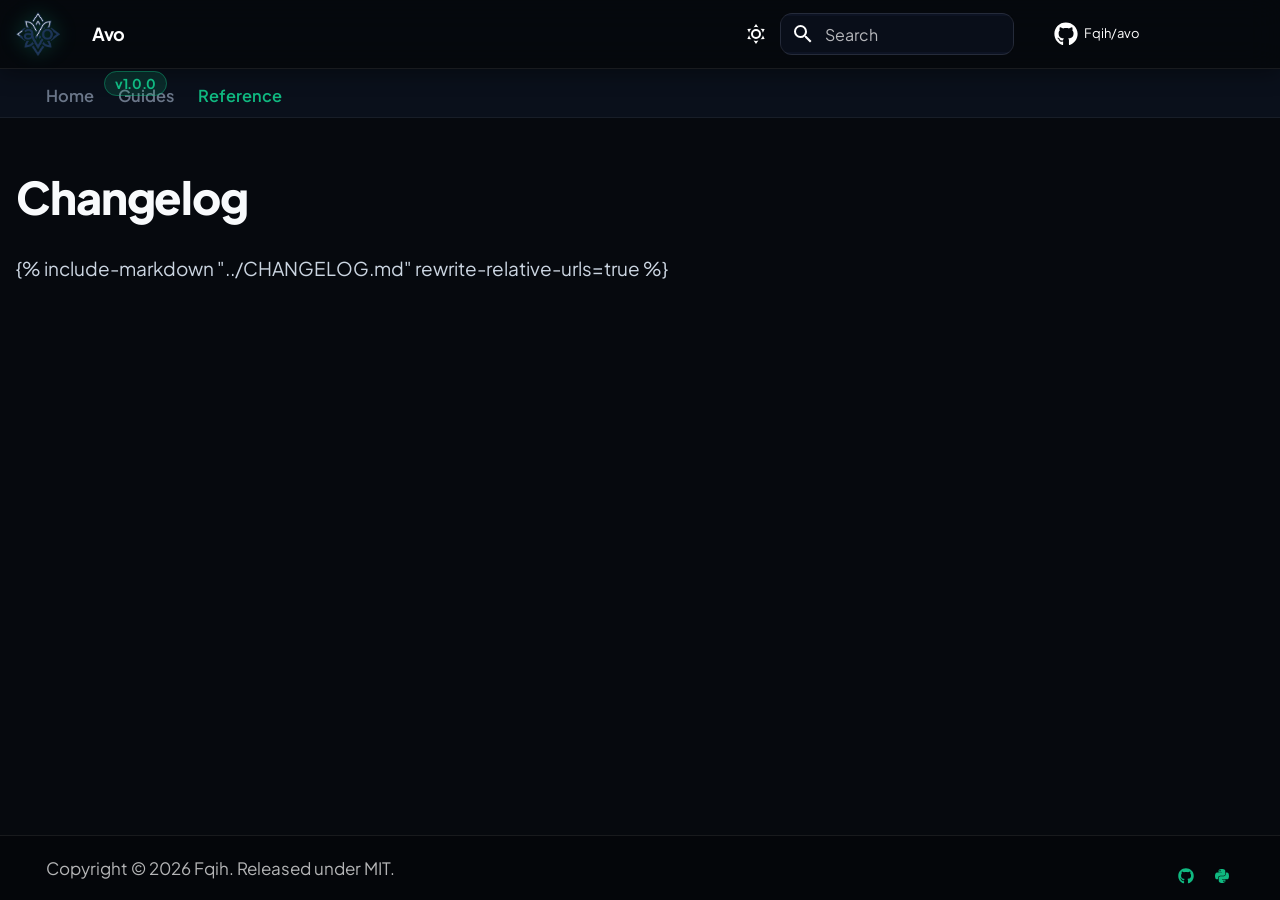
<file: site/changelog/index.html>
<!doctype html>
<html lang="en" class="no-js">
  <head>
    
      <meta charset="utf-8">
      <meta name="viewport" content="width=device-width,initial-scale=1">
      
        <meta name="description" content="Provider-agnostic reliability runtime for bounded, observable, resumable AI agent loops.">
      
      
      
        <link rel="canonical" href="https://avo.faqihhakim.tech/changelog/">
      
      
        <link rel="prev" href="../parity-vs-cc-codex/">
      
      
        <link rel="next" href="../cli/">
      
      
        
      
      
      <link rel="icon" href="../assets/logo.png">
      <meta name="generator" content="mkdocs-1.6.1, mkdocs-material-9.7.7">
    
    
      
        <title>Changelog - Avo</title>
      
    
    
      <link rel="stylesheet" href="../assets/stylesheets/main.ec1eaa64.min.css">
      
        
        <link rel="stylesheet" href="../assets/stylesheets/palette.ab4e12ef.min.css">
      
      


    
    
      
    
    
      
        
        
        <link rel="preconnect" href="https://fonts.gstatic.com" crossorigin>
        <link rel="stylesheet" href="https://fonts.googleapis.com/css?family=Roboto:300,300i,400,400i,700,700i%7CRoboto+Mono:400,400i,700,700i&display=fallback">
        <style>:root{--md-text-font:"Roboto";--md-code-font:"Roboto Mono"}</style>
      
    
    
      <link rel="stylesheet" href="../assets/_mkdocstrings.css">
    
      <link rel="stylesheet" href="../assets/extra.css">
    
    <script>__md_scope=new URL("..",location),__md_hash=e=>[...e].reduce(((e,_)=>(e<<5)-e+_.charCodeAt(0)),0),__md_get=(e,_=localStorage,t=__md_scope)=>JSON.parse(_.getItem(t.pathname+"."+e)),__md_set=(e,_,t=localStorage,a=__md_scope)=>{try{t.setItem(a.pathname+"."+e,JSON.stringify(_))}catch(e){}}</script>
    
      

    
    
  </head>
  
  
    
    
      
    
    
    
    
    <body dir="ltr" data-md-color-scheme="default" data-md-color-primary="indigo" data-md-color-accent="indigo">
  
    
    <input class="md-toggle" data-md-toggle="drawer" type="checkbox" id="__drawer" autocomplete="off">
    <input class="md-toggle" data-md-toggle="search" type="checkbox" id="__search" autocomplete="off">
    <label class="md-overlay" for="__drawer"></label>
    <div data-md-component="skip">
      
    </div>
    <div data-md-component="announce">
      
    </div>
    
    
      

<header class="md-header" data-md-component="header">
  <nav class="md-header__inner md-grid" aria-label="Header">
    <a href=".." title="Avo" class="md-header__button md-logo" aria-label="Avo" data-md-component="logo">
      
  <img src="../assets/logo.png" alt="logo">

    </a>
    <label class="md-header__button md-icon" for="__drawer">
      
      <svg xmlns="http://www.w3.org/2000/svg" viewBox="0 0 24 24"><path d="M3 6h18v2H3zm0 5h18v2H3zm0 5h18v2H3z"/></svg>
    </label>
    <div class="md-header__title" data-md-component="header-title">
      <div class="md-header__ellipsis">
        <div class="md-header__topic">
          <span class="md-ellipsis">
            Avo
          </span>
        </div>
        <div class="md-header__topic" data-md-component="header-topic">
          <span class="md-ellipsis">
            
              Changelog
            
          </span>
        </div>
      </div>
    </div>
    
      
        <form class="md-header__option" data-md-component="palette">
  
    
    
    
    <input class="md-option" data-md-color-media="(prefers-color-scheme: light)" data-md-color-scheme="default" data-md-color-primary="indigo" data-md-color-accent="indigo"  aria-label="Switch to dark mode"  type="radio" name="__palette" id="__palette_0">
    
      <label class="md-header__button md-icon" title="Switch to dark mode" for="__palette_1" hidden>
        <svg xmlns="http://www.w3.org/2000/svg" viewBox="0 0 24 24"><path d="M12 7a5 5 0 0 1 5 5 5 5 0 0 1-5 5 5 5 0 0 1-5-5 5 5 0 0 1 5-5m0 2a3 3 0 0 0-3 3 3 3 0 0 0 3 3 3 3 0 0 0 3-3 3 3 0 0 0-3-3m0-7 2.39 3.42C13.65 5.15 12.84 5 12 5s-1.65.15-2.39.42zM3.34 7l4.16-.35A7.2 7.2 0 0 0 5.94 8.5c-.44.74-.69 1.5-.83 2.29zm.02 10 1.76-3.77a7.131 7.131 0 0 0 2.38 4.14zM20.65 7l-1.77 3.79a7.02 7.02 0 0 0-2.38-4.15zm-.01 10-4.14.36c.59-.51 1.12-1.14 1.54-1.86.42-.73.69-1.5.83-2.29zM12 22l-2.41-3.44c.74.27 1.55.44 2.41.44.82 0 1.63-.17 2.37-.44z"/></svg>
      </label>
    
  
    
    
    
    <input class="md-option" data-md-color-media="(prefers-color-scheme: dark)" data-md-color-scheme="slate" data-md-color-primary="indigo" data-md-color-accent="indigo"  aria-label="Switch to light mode"  type="radio" name="__palette" id="__palette_1">
    
      <label class="md-header__button md-icon" title="Switch to light mode" for="__palette_0" hidden>
        <svg xmlns="http://www.w3.org/2000/svg" viewBox="0 0 24 24"><path d="m17.75 4.09-2.53 1.94.91 3.06-2.63-1.81-2.63 1.81.91-3.06-2.53-1.94L12.44 4l1.06-3 1.06 3zm3.5 6.91-1.64 1.25.59 1.98-1.7-1.17-1.7 1.17.59-1.98L15.75 11l2.06-.05L18.5 9l.69 1.95zm-2.28 4.95c.83-.08 1.72 1.1 1.19 1.85-.32.45-.66.87-1.08 1.27C15.17 23 8.84 23 4.94 19.07c-3.91-3.9-3.91-10.24 0-14.14.4-.4.82-.76 1.27-1.08.75-.53 1.93.36 1.85 1.19-.27 2.86.69 5.83 2.89 8.02a9.96 9.96 0 0 0 8.02 2.89m-1.64 2.02a12.08 12.08 0 0 1-7.8-3.47c-2.17-2.19-3.33-5-3.49-7.82-2.81 3.14-2.7 7.96.31 10.98 3.02 3.01 7.84 3.12 10.98.31"/></svg>
      </label>
    
  
</form>
      
    
    
      <script>var palette=__md_get("__palette");if(palette&&palette.color){if("(prefers-color-scheme)"===palette.color.media){var media=matchMedia("(prefers-color-scheme: light)"),input=document.querySelector(media.matches?"[data-md-color-media='(prefers-color-scheme: light)']":"[data-md-color-media='(prefers-color-scheme: dark)']");palette.color.media=input.getAttribute("data-md-color-media"),palette.color.scheme=input.getAttribute("data-md-color-scheme"),palette.color.primary=input.getAttribute("data-md-color-primary"),palette.color.accent=input.getAttribute("data-md-color-accent")}for(var[key,value]of Object.entries(palette.color))document.body.setAttribute("data-md-color-"+key,value)}</script>
    
    
    
      
      
        <label class="md-header__button md-icon" for="__search">
          
          <svg xmlns="http://www.w3.org/2000/svg" viewBox="0 0 24 24"><path d="M9.5 3A6.5 6.5 0 0 1 16 9.5c0 1.61-.59 3.09-1.56 4.23l.27.27h.79l5 5-1.5 1.5-5-5v-.79l-.27-.27A6.52 6.52 0 0 1 9.5 16 6.5 6.5 0 0 1 3 9.5 6.5 6.5 0 0 1 9.5 3m0 2C7 5 5 7 5 9.5S7 14 9.5 14 14 12 14 9.5 12 5 9.5 5"/></svg>
        </label>
        <div class="md-search" data-md-component="search" role="dialog">
  <label class="md-search__overlay" for="__search"></label>
  <div class="md-search__inner" role="search">
    <form class="md-search__form" name="search">
      <input type="text" class="md-search__input" name="query" aria-label="Search" placeholder="Search" autocapitalize="off" autocorrect="off" autocomplete="off" spellcheck="false" data-md-component="search-query" required>
      <label class="md-search__icon md-icon" for="__search">
        
        <svg xmlns="http://www.w3.org/2000/svg" viewBox="0 0 24 24"><path d="M9.5 3A6.5 6.5 0 0 1 16 9.5c0 1.61-.59 3.09-1.56 4.23l.27.27h.79l5 5-1.5 1.5-5-5v-.79l-.27-.27A6.52 6.52 0 0 1 9.5 16 6.5 6.5 0 0 1 3 9.5 6.5 6.5 0 0 1 9.5 3m0 2C7 5 5 7 5 9.5S7 14 9.5 14 14 12 14 9.5 12 5 9.5 5"/></svg>
        
        <svg xmlns="http://www.w3.org/2000/svg" viewBox="0 0 24 24"><path d="M20 11v2H8l5.5 5.5-1.42 1.42L4.16 12l7.92-7.92L13.5 5.5 8 11z"/></svg>
      </label>
      <nav class="md-search__options" aria-label="Search">
        
        <button type="reset" class="md-search__icon md-icon" title="Clear" aria-label="Clear" tabindex="-1">
          
          <svg xmlns="http://www.w3.org/2000/svg" viewBox="0 0 24 24"><path d="M19 6.41 17.59 5 12 10.59 6.41 5 5 6.41 10.59 12 5 17.59 6.41 19 12 13.41 17.59 19 19 17.59 13.41 12z"/></svg>
        </button>
      </nav>
      
        <div class="md-search__suggest" data-md-component="search-suggest"></div>
      
    </form>
    <div class="md-search__output">
      <div class="md-search__scrollwrap" tabindex="0" data-md-scrollfix>
        <div class="md-search-result" data-md-component="search-result">
          <div class="md-search-result__meta">
            Initializing search
          </div>
          <ol class="md-search-result__list" role="presentation"></ol>
        </div>
      </div>
    </div>
  </div>
</div>
      
    
    
      <div class="md-header__source">
        <a href="https://github.com/Fqih/avo" title="Go to repository" class="md-source" data-md-component="source">
  <div class="md-source__icon md-icon">
    
    <svg xmlns="http://www.w3.org/2000/svg" viewBox="0 0 512 512"><!--! Font Awesome Free 7.1.0 by @fontawesome - https://fontawesome.com License - https://fontawesome.com/license/free (Icons: CC BY 4.0, Fonts: SIL OFL 1.1, Code: MIT License) Copyright 2025 Fonticons, Inc.--><path d="M173.9 397.4c0 2-2.3 3.6-5.2 3.6-3.3.3-5.6-1.3-5.6-3.6 0-2 2.3-3.6 5.2-3.6 3-.3 5.6 1.3 5.6 3.6m-31.1-4.5c-.7 2 1.3 4.3 4.3 4.9 2.6 1 5.6 0 6.2-2s-1.3-4.3-4.3-5.2c-2.6-.7-5.5.3-6.2 2.3m44.2-1.7c-2.9.7-4.9 2.6-4.6 4.9.3 2 2.9 3.3 5.9 2.6 2.9-.7 4.9-2.6 4.6-4.6-.3-1.9-3-3.2-5.9-2.9M252.8 8C114.1 8 8 113.3 8 252c0 110.9 69.8 205.8 169.5 239.2 12.8 2.3 17.3-5.6 17.3-12.1 0-6.2-.3-40.4-.3-61.4 0 0-70 15-84.7-29.8 0 0-11.4-29.1-27.8-36.6 0 0-22.9-15.7 1.6-15.4 0 0 24.9 2 38.6 25.8 21.9 38.6 58.6 27.5 72.9 20.9 2.3-16 8.8-27.1 16-33.7-55.9-6.2-112.3-14.3-112.3-110.5 0-27.5 7.6-41.3 23.6-58.9-2.6-6.5-11.1-33.3 2.6-67.9 20.9-6.5 69 27 69 27 20-5.6 41.5-8.5 62.8-8.5s42.8 2.9 62.8 8.5c0 0 48.1-33.6 69-27 13.7 34.7 5.2 61.4 2.6 67.9 16 17.7 25.8 31.5 25.8 58.9 0 96.5-58.9 104.2-114.8 110.5 9.2 7.9 17 22.9 17 46.4 0 33.7-.3 75.4-.3 83.6 0 6.5 4.6 14.4 17.3 12.1C436.2 457.8 504 362.9 504 252 504 113.3 391.5 8 252.8 8M105.2 352.9c-1.3 1-1 3.3.7 5.2 1.6 1.6 3.9 2.3 5.2 1 1.3-1 1-3.3-.7-5.2-1.6-1.6-3.9-2.3-5.2-1m-10.8-8.1c-.7 1.3.3 2.9 2.3 3.9 1.6 1 3.6.7 4.3-.7.7-1.3-.3-2.9-2.3-3.9-2-.6-3.6-.3-4.3.7m32.4 35.6c-1.6 1.3-1 4.3 1.3 6.2 2.3 2.3 5.2 2.6 6.5 1 1.3-1.3.7-4.3-1.3-6.2-2.2-2.3-5.2-2.6-6.5-1m-11.4-14.7c-1.6 1-1.6 3.6 0 5.9s4.3 3.3 5.6 2.3c1.6-1.3 1.6-3.9 0-6.2-1.4-2.3-4-3.3-5.6-2"/></svg>
  </div>
  <div class="md-source__repository">
    Fqih/avo
  </div>
</a>
      </div>
    
  </nav>
  
</header>
    
    <div class="md-container" data-md-component="container">
      
      
        
          
            
<nav class="md-tabs" aria-label="Tabs" data-md-component="tabs">
  <div class="md-grid">
    <ul class="md-tabs__list">
      
        
  
  
  
  
    <li class="md-tabs__item">
      <a href=".." class="md-tabs__link">
        
  
  
    
  
  Home

      </a>
    </li>
  

      
        
  
  
  
  
    
    
      <li class="md-tabs__item">
        <a href="../guides/quickstart/" class="md-tabs__link">
          
  
  
    
  
  Guides

        </a>
      </li>
    
  

      
        
  
  
  
    
  
  
    
    
      <li class="md-tabs__item md-tabs__item--active">
        <a href="../avo-reference/" class="md-tabs__link">
          
  
  
    
  
  Reference

        </a>
      </li>
    
  

      
    </ul>
  </div>
</nav>
          
        
      
      <main class="md-main" data-md-component="main">
        <div class="md-main__inner md-grid">
          
            
              
                
              
              <div class="md-sidebar md-sidebar--primary" data-md-component="sidebar" data-md-type="navigation" hidden>
                <div class="md-sidebar__scrollwrap">
                  <div class="md-sidebar__inner">
                    


  


<nav class="md-nav md-nav--primary md-nav--lifted" aria-label="Navigation" data-md-level="0">
  <label class="md-nav__title" for="__drawer">
    <a href=".." title="Avo" class="md-nav__button md-logo" aria-label="Avo" data-md-component="logo">
      
  <img src="../assets/logo.png" alt="logo">

    </a>
    Avo
  </label>
  
    <div class="md-nav__source">
      <a href="https://github.com/Fqih/avo" title="Go to repository" class="md-source" data-md-component="source">
  <div class="md-source__icon md-icon">
    
    <svg xmlns="http://www.w3.org/2000/svg" viewBox="0 0 512 512"><!--! Font Awesome Free 7.1.0 by @fontawesome - https://fontawesome.com License - https://fontawesome.com/license/free (Icons: CC BY 4.0, Fonts: SIL OFL 1.1, Code: MIT License) Copyright 2025 Fonticons, Inc.--><path d="M173.9 397.4c0 2-2.3 3.6-5.2 3.6-3.3.3-5.6-1.3-5.6-3.6 0-2 2.3-3.6 5.2-3.6 3-.3 5.6 1.3 5.6 3.6m-31.1-4.5c-.7 2 1.3 4.3 4.3 4.9 2.6 1 5.6 0 6.2-2s-1.3-4.3-4.3-5.2c-2.6-.7-5.5.3-6.2 2.3m44.2-1.7c-2.9.7-4.9 2.6-4.6 4.9.3 2 2.9 3.3 5.9 2.6 2.9-.7 4.9-2.6 4.6-4.6-.3-1.9-3-3.2-5.9-2.9M252.8 8C114.1 8 8 113.3 8 252c0 110.9 69.8 205.8 169.5 239.2 12.8 2.3 17.3-5.6 17.3-12.1 0-6.2-.3-40.4-.3-61.4 0 0-70 15-84.7-29.8 0 0-11.4-29.1-27.8-36.6 0 0-22.9-15.7 1.6-15.4 0 0 24.9 2 38.6 25.8 21.9 38.6 58.6 27.5 72.9 20.9 2.3-16 8.8-27.1 16-33.7-55.9-6.2-112.3-14.3-112.3-110.5 0-27.5 7.6-41.3 23.6-58.9-2.6-6.5-11.1-33.3 2.6-67.9 20.9-6.5 69 27 69 27 20-5.6 41.5-8.5 62.8-8.5s42.8 2.9 62.8 8.5c0 0 48.1-33.6 69-27 13.7 34.7 5.2 61.4 2.6 67.9 16 17.7 25.8 31.5 25.8 58.9 0 96.5-58.9 104.2-114.8 110.5 9.2 7.9 17 22.9 17 46.4 0 33.7-.3 75.4-.3 83.6 0 6.5 4.6 14.4 17.3 12.1C436.2 457.8 504 362.9 504 252 504 113.3 391.5 8 252.8 8M105.2 352.9c-1.3 1-1 3.3.7 5.2 1.6 1.6 3.9 2.3 5.2 1 1.3-1 1-3.3-.7-5.2-1.6-1.6-3.9-2.3-5.2-1m-10.8-8.1c-.7 1.3.3 2.9 2.3 3.9 1.6 1 3.6.7 4.3-.7.7-1.3-.3-2.9-2.3-3.9-2-.6-3.6-.3-4.3.7m32.4 35.6c-1.6 1.3-1 4.3 1.3 6.2 2.3 2.3 5.2 2.6 6.5 1 1.3-1.3.7-4.3-1.3-6.2-2.2-2.3-5.2-2.6-6.5-1m-11.4-14.7c-1.6 1-1.6 3.6 0 5.9s4.3 3.3 5.6 2.3c1.6-1.3 1.6-3.9 0-6.2-1.4-2.3-4-3.3-5.6-2"/></svg>
  </div>
  <div class="md-source__repository">
    Fqih/avo
  </div>
</a>
    </div>
  
  <ul class="md-nav__list" data-md-scrollfix>
    
      
      
  
  
  
  
    <li class="md-nav__item">
      <a href=".." class="md-nav__link">
        
  
  
  <span class="md-ellipsis">
    
  
    Home
  

    
  </span>
  
  

      </a>
    </li>
  

    
      
      
  
  
  
  
    
    
      
        
      
        
      
        
      
        
      
        
      
    
    
    
      
      
        
      
    
    
    <li class="md-nav__item md-nav__item--nested">
      
        
        
        <input class="md-nav__toggle md-toggle " type="checkbox" id="__nav_2" >
        
          
          <label class="md-nav__link" for="__nav_2" id="__nav_2_label" tabindex="0">
            
  
  
  <span class="md-ellipsis">
    
  
    Guides
  

    
  </span>
  
  

            <span class="md-nav__icon md-icon"></span>
          </label>
        
        <nav class="md-nav" data-md-level="1" aria-labelledby="__nav_2_label" aria-expanded="false">
          <label class="md-nav__title" for="__nav_2">
            <span class="md-nav__icon md-icon"></span>
            
  
    Guides
  

          </label>
          <ul class="md-nav__list" data-md-scrollfix>
            
              
                
  
  
  
  
    <li class="md-nav__item">
      <a href="../guides/quickstart/" class="md-nav__link">
        
  
  
  <span class="md-ellipsis">
    
  
    Quickstart
  

    
  </span>
  
  

      </a>
    </li>
  

              
            
              
                
  
  
  
  
    <li class="md-nav__item">
      <a href="../guides/token-savers/" class="md-nav__link">
        
  
  
  <span class="md-ellipsis">
    
  
    Token savers
  

    
  </span>
  
  

      </a>
    </li>
  

              
            
              
                
  
  
  
  
    <li class="md-nav__item">
      <a href="../guides/install/" class="md-nav__link">
        
  
  
  <span class="md-ellipsis">
    
  
    Installation
  

    
  </span>
  
  

      </a>
    </li>
  

              
            
              
                
  
  
  
  
    <li class="md-nav__item">
      <a href="../guides/subscription-auth/" class="md-nav__link">
        
  
  
  <span class="md-ellipsis">
    
  
    Subscription OAuth
  

    
  </span>
  
  

      </a>
    </li>
  

              
            
              
                
  
  
  
  
    <li class="md-nav__item">
      <a href="../guides/combo-routing/" class="md-nav__link">
        
  
  
  <span class="md-ellipsis">
    
  
    Combo Routing
  

    
  </span>
  
  

      </a>
    </li>
  

              
            
          </ul>
        </nav>
      
    </li>
  

    
      
      
  
  
    
  
  
  
    
    
      
        
      
        
      
        
      
        
      
        
      
        
      
        
          
        
      
    
    
    
      
        
        
      
      
        
      
    
    
    <li class="md-nav__item md-nav__item--active md-nav__item--section md-nav__item--nested">
      
        
        
        <input class="md-nav__toggle md-toggle " type="checkbox" id="__nav_3" checked>
        
          
          <div class="md-nav__link md-nav__container">
            <a href="../api/" class="md-nav__link ">
              
  
  
  <span class="md-ellipsis">
    
  
    Reference
  

    
  </span>
  
  

            </a>
            
              
              <label class="md-nav__link " for="__nav_3" id="__nav_3_label" tabindex="">
                <span class="md-nav__icon md-icon"></span>
              </label>
            
          </div>
        
        <nav class="md-nav" data-md-level="1" aria-labelledby="__nav_3_label" aria-expanded="true">
          <label class="md-nav__title" for="__nav_3">
            <span class="md-nav__icon md-icon"></span>
            
  
    Reference
  

          </label>
          <ul class="md-nav__list" data-md-scrollfix>
            
              
                
  
  
  
  
    <li class="md-nav__item">
      <a href="../avo-reference/" class="md-nav__link">
        
  
  
  <span class="md-ellipsis">
    
  
    Project reference
  

    
  </span>
  
  

      </a>
    </li>
  

              
            
              
                
  
  
  
  
    <li class="md-nav__item">
      <a href="../api-stability/" class="md-nav__link">
        
  
  
  <span class="md-ellipsis">
    
  
    API stability
  

    
  </span>
  
  

      </a>
    </li>
  

              
            
              
                
  
  
  
  
    <li class="md-nav__item">
      <a href="../semver/" class="md-nav__link">
        
  
  
  <span class="md-ellipsis">
    
  
    SemVer policy
  

    
  </span>
  
  

      </a>
    </li>
  

              
            
              
                
  
  
  
  
    <li class="md-nav__item">
      <a href="../parity-vs-cc-codex/" class="md-nav__link">
        
  
  
  <span class="md-ellipsis">
    
  
    Parity vs CC/Codex
  

    
  </span>
  
  

      </a>
    </li>
  

              
            
              
                
  
  
    
  
  
  
    <li class="md-nav__item md-nav__item--active">
      
      <input class="md-nav__toggle md-toggle" type="checkbox" id="__toc">
      
      
      
      <a href="./" class="md-nav__link md-nav__link--active">
        
  
  
  <span class="md-ellipsis">
    
  
    Changelog
  

    
  </span>
  
  

      </a>
      
    </li>
  

              
            
              
                
  
  
  
  
    <li class="md-nav__item">
      <a href="../cli/" class="md-nav__link">
        
  
  
  <span class="md-ellipsis">
    
  
    CLI
  

    
  </span>
  
  

      </a>
    </li>
  

              
            
              
            
          </ul>
        </nav>
      
    </li>
  

    
  </ul>
</nav>
                  </div>
                </div>
              </div>
            
            
              
                
              
              <div class="md-sidebar md-sidebar--secondary" data-md-component="sidebar" data-md-type="toc" >
                <div class="md-sidebar__scrollwrap">
                  <div class="md-sidebar__inner">
                    

<nav class="md-nav md-nav--secondary" aria-label="Table of contents">
  
  
  
  
</nav>
                  </div>
                </div>
              </div>
            
          
          
            <div class="md-content" data-md-component="content">
              
              <article class="md-content__inner md-typeset">
                
                  
  



  
  


  <h1>Changelog</h1>

<!--
The changelog lives in CHANGELOG.md at the repo root so it stays next
to release tags. MkDocs renders a copy here for discoverability; the
canonical source of truth is the file in the repo root.
-->

<p>{%
   include-markdown "../CHANGELOG.md"
   rewrite-relative-urls=true
%}</p>







  
  




  



                
              </article>
            </div>
          
          
<script>var target=document.getElementById(location.hash.slice(1));target&&target.name&&(target.checked=target.name.startsWith("__tabbed_"))</script>
        </div>
        
          <button type="button" class="md-top md-icon" data-md-component="top" hidden>
  
  <svg xmlns="http://www.w3.org/2000/svg" viewBox="0 0 24 24"><path d="M13 20h-2V8l-5.5 5.5-1.42-1.42L12 4.16l7.92 7.92-1.42 1.42L13 8z"/></svg>
  Back to top
</button>
        
      </main>
      
        <footer class="md-footer">
  
  <div class="md-footer-meta md-typeset">
    <div class="md-footer-meta__inner md-grid">
      <div class="md-copyright">
  
    <div class="md-copyright__highlight">
      Copyright &copy; 2026 Fqih. Released under MIT.
    </div>
  
  
</div>
      
        
<div class="md-social">
  
    
    
    
    
    <a href="https://github.com/Fqih/avo" target="_blank" rel="noopener" title="Avo on GitHub" class="md-social__link">
      <svg xmlns="http://www.w3.org/2000/svg" viewBox="0 0 512 512"><!--! Font Awesome Free 7.1.0 by @fontawesome - https://fontawesome.com License - https://fontawesome.com/license/free (Icons: CC BY 4.0, Fonts: SIL OFL 1.1, Code: MIT License) Copyright 2025 Fonticons, Inc.--><path d="M173.9 397.4c0 2-2.3 3.6-5.2 3.6-3.3.3-5.6-1.3-5.6-3.6 0-2 2.3-3.6 5.2-3.6 3-.3 5.6 1.3 5.6 3.6m-31.1-4.5c-.7 2 1.3 4.3 4.3 4.9 2.6 1 5.6 0 6.2-2s-1.3-4.3-4.3-5.2c-2.6-.7-5.5.3-6.2 2.3m44.2-1.7c-2.9.7-4.9 2.6-4.6 4.9.3 2 2.9 3.3 5.9 2.6 2.9-.7 4.9-2.6 4.6-4.6-.3-1.9-3-3.2-5.9-2.9M252.8 8C114.1 8 8 113.3 8 252c0 110.9 69.8 205.8 169.5 239.2 12.8 2.3 17.3-5.6 17.3-12.1 0-6.2-.3-40.4-.3-61.4 0 0-70 15-84.7-29.8 0 0-11.4-29.1-27.8-36.6 0 0-22.9-15.7 1.6-15.4 0 0 24.9 2 38.6 25.8 21.9 38.6 58.6 27.5 72.9 20.9 2.3-16 8.8-27.1 16-33.7-55.9-6.2-112.3-14.3-112.3-110.5 0-27.5 7.6-41.3 23.6-58.9-2.6-6.5-11.1-33.3 2.6-67.9 20.9-6.5 69 27 69 27 20-5.6 41.5-8.5 62.8-8.5s42.8 2.9 62.8 8.5c0 0 48.1-33.6 69-27 13.7 34.7 5.2 61.4 2.6 67.9 16 17.7 25.8 31.5 25.8 58.9 0 96.5-58.9 104.2-114.8 110.5 9.2 7.9 17 22.9 17 46.4 0 33.7-.3 75.4-.3 83.6 0 6.5 4.6 14.4 17.3 12.1C436.2 457.8 504 362.9 504 252 504 113.3 391.5 8 252.8 8M105.2 352.9c-1.3 1-1 3.3.7 5.2 1.6 1.6 3.9 2.3 5.2 1 1.3-1 1-3.3-.7-5.2-1.6-1.6-3.9-2.3-5.2-1m-10.8-8.1c-.7 1.3.3 2.9 2.3 3.9 1.6 1 3.6.7 4.3-.7.7-1.3-.3-2.9-2.3-3.9-2-.6-3.6-.3-4.3.7m32.4 35.6c-1.6 1.3-1 4.3 1.3 6.2 2.3 2.3 5.2 2.6 6.5 1 1.3-1.3.7-4.3-1.3-6.2-2.2-2.3-5.2-2.6-6.5-1m-11.4-14.7c-1.6 1-1.6 3.6 0 5.9s4.3 3.3 5.6 2.3c1.6-1.3 1.6-3.9 0-6.2-1.4-2.3-4-3.3-5.6-2"/></svg>
    </a>
  
    
    
    
    
    <a href="https://pypi.org/project/avo/" target="_blank" rel="noopener" title="Avo on PyPI" class="md-social__link">
      <svg xmlns="http://www.w3.org/2000/svg" viewBox="0 0 448 512"><!--! Font Awesome Free 7.1.0 by @fontawesome - https://fontawesome.com License - https://fontawesome.com/license/free (Icons: CC BY 4.0, Fonts: SIL OFL 1.1, Code: MIT License) Copyright 2025 Fonticons, Inc.--><path d="M439.8 200.5c-7.7-30.9-22.3-54.2-53.4-54.2h-40.1v47.4c0 36.8-31.2 67.8-66.8 67.8H172.7c-29.2 0-53.4 25-53.4 54.3v101.8c0 29 25.2 46 53.4 54.3 33.8 9.9 66.3 11.7 106.8 0 26.9-7.8 53.4-23.5 53.4-54.3v-40.7H226.2v-13.6h160.2c31.1 0 42.6-21.7 53.4-54.2 11.2-33.5 10.7-65.7 0-108.6M286.2 444.7a20.4 20.4 0 1 1 0-40.7 20.4 20.4 0 1 1 0 40.7M167.8 248.1h106.8c29.7 0 53.4-24.5 53.4-54.3V91.9c0-29-24.4-50.7-53.4-55.6-35.8-5.9-74.7-5.6-106.8.1-45.2 8-53.4 24.7-53.4 55.6v40.7h106.9v13.6h-147c-31.1 0-58.3 18.7-66.8 54.2-9.8 40.7-10.2 66.1 0 108.6 7.6 31.6 25.7 54.2 56.8 54.2H101v-48.8c0-35.3 30.5-66.4 66.8-66.4m-6.6-183.4a20.4 20.4 0 1 1 0 40.8 20.4 20.4 0 1 1 0-40.8"/></svg>
    </a>
  
</div>
      
    </div>
  </div>
</footer>
      
    </div>
    <div class="md-dialog" data-md-component="dialog">
      <div class="md-dialog__inner md-typeset"></div>
    </div>
    
    
    
      
      
      <script id="__config" type="application/json">{"annotate": null, "base": "..", "features": ["navigation.tabs", "navigation.sections", "navigation.indexes", "navigation.top", "navigation.tracking", "content.code.copy", "content.code.annotate", "search.suggest", "search.highlight", "toc.follow"], "search": "../assets/javascripts/workers/search.2c215733.min.js", "tags": null, "translations": {"clipboard.copied": "Copied to clipboard", "clipboard.copy": "Copy to clipboard", "search.result.more.one": "1 more on this page", "search.result.more.other": "# more on this page", "search.result.none": "No matching documents", "search.result.one": "1 matching document", "search.result.other": "# matching documents", "search.result.placeholder": "Type to start searching", "search.result.term.missing": "Missing", "select.version": "Select version"}, "version": null}</script>
    
    
      <script src="../assets/javascripts/bundle.d7400e89.min.js"></script>
      
    
  </body>
</html>
</file>
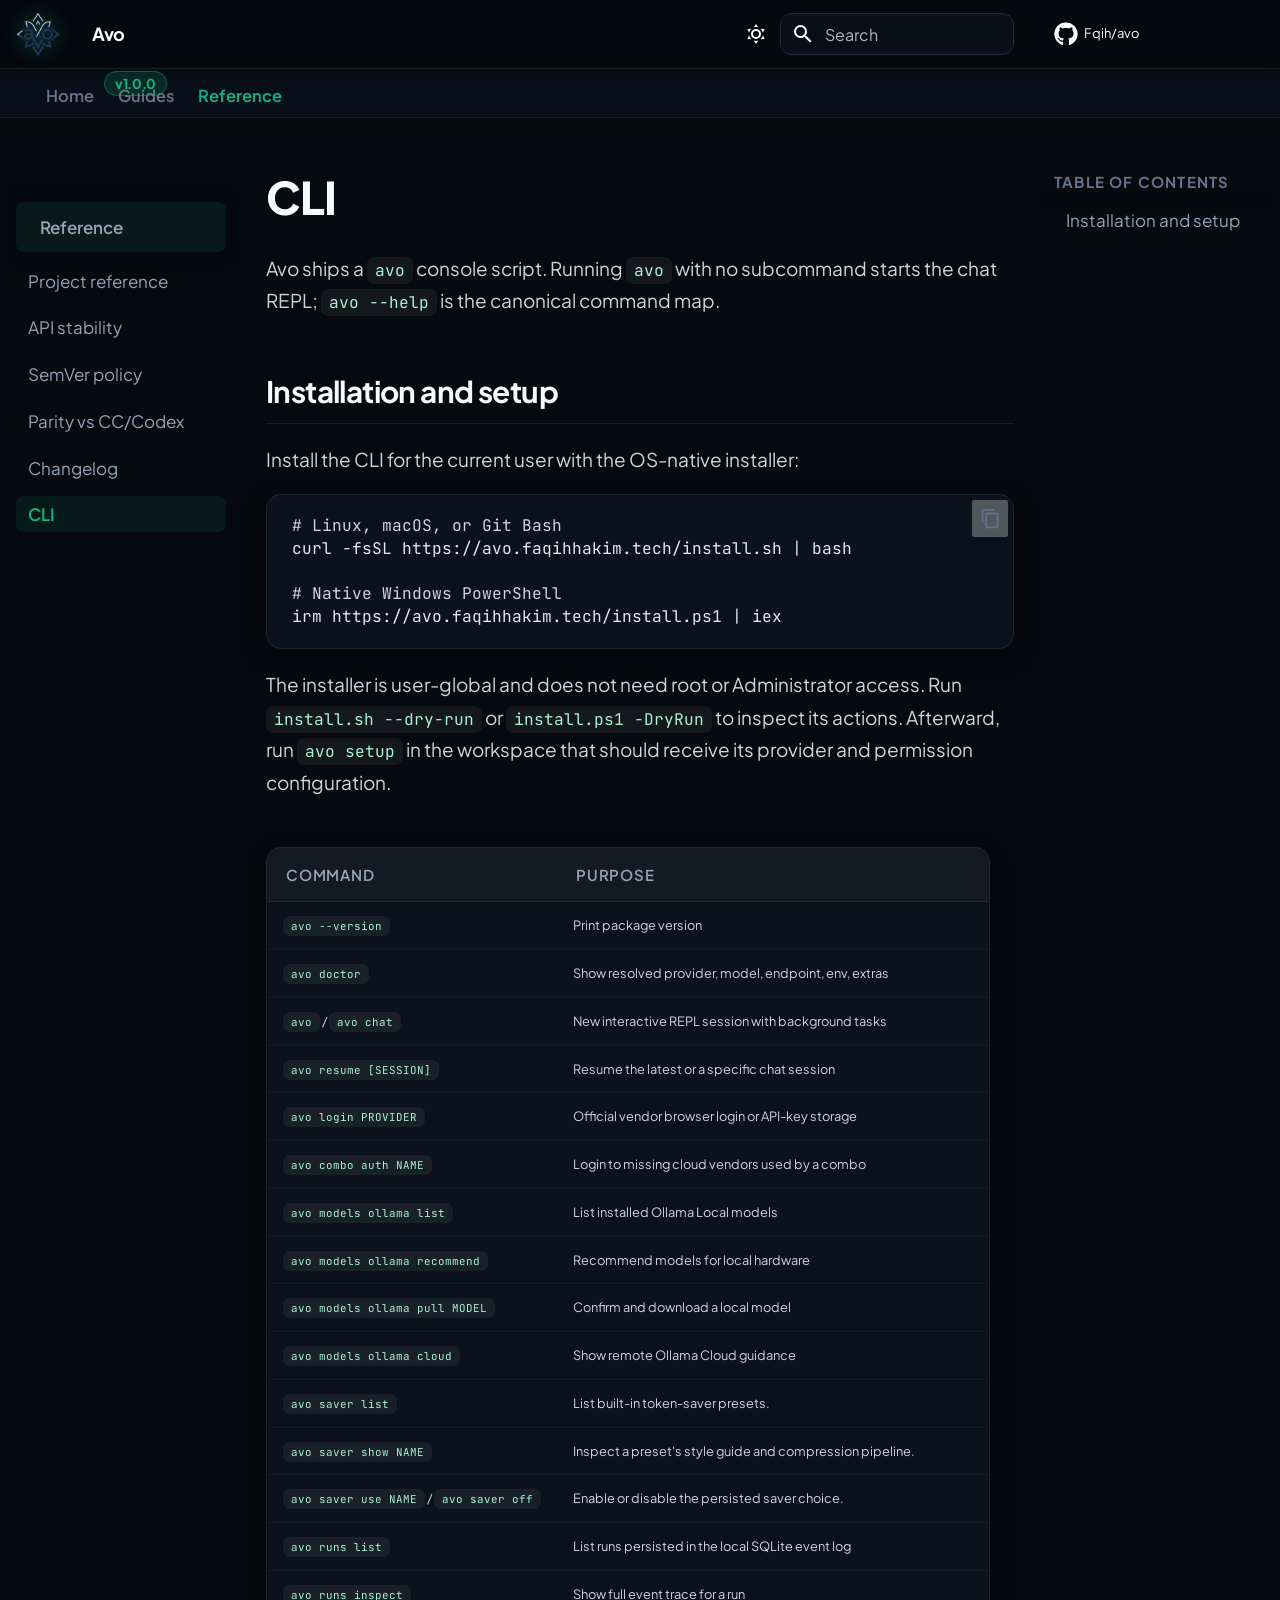
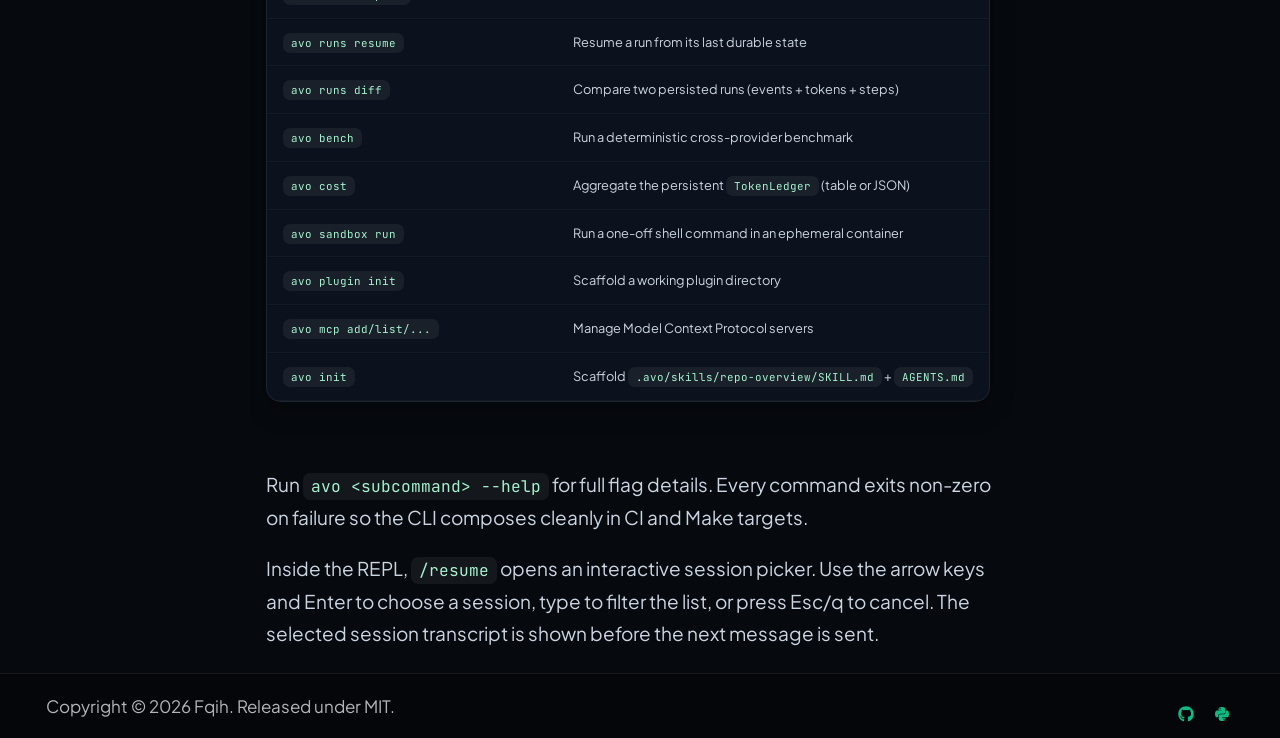
<file: site/cli/index.html>
<!doctype html>
<html lang="en" class="no-js">
  <head>
    
      <meta charset="utf-8">
      <meta name="viewport" content="width=device-width,initial-scale=1">
      
        <meta name="description" content="Provider-agnostic reliability runtime for bounded, observable, resumable AI agent loops.">
      
      
      
        <link rel="canonical" href="https://avo.faqihhakim.tech/cli/">
      
      
        <link rel="prev" href="../changelog/">
      
      
        <link rel="next" href="../api/">
      
      
        
      
      
      <link rel="icon" href="../assets/logo.png">
      <meta name="generator" content="mkdocs-1.6.1, mkdocs-material-9.7.7">
    
    
      
        <title>CLI - Avo</title>
      
    
    
      <link rel="stylesheet" href="../assets/stylesheets/main.ec1eaa64.min.css">
      
        
        <link rel="stylesheet" href="../assets/stylesheets/palette.ab4e12ef.min.css">
      
      


    
    
      
    
    
      
        
        
        <link rel="preconnect" href="https://fonts.gstatic.com" crossorigin>
        <link rel="stylesheet" href="https://fonts.googleapis.com/css?family=Roboto:300,300i,400,400i,700,700i%7CRoboto+Mono:400,400i,700,700i&display=fallback">
        <style>:root{--md-text-font:"Roboto";--md-code-font:"Roboto Mono"}</style>
      
    
    
      <link rel="stylesheet" href="../assets/_mkdocstrings.css">
    
      <link rel="stylesheet" href="../assets/extra.css">
    
    <script>__md_scope=new URL("..",location),__md_hash=e=>[...e].reduce(((e,_)=>(e<<5)-e+_.charCodeAt(0)),0),__md_get=(e,_=localStorage,t=__md_scope)=>JSON.parse(_.getItem(t.pathname+"."+e)),__md_set=(e,_,t=localStorage,a=__md_scope)=>{try{t.setItem(a.pathname+"."+e,JSON.stringify(_))}catch(e){}}</script>
    
      

    
    
  </head>
  
  
    
    
      
    
    
    
    
    <body dir="ltr" data-md-color-scheme="default" data-md-color-primary="indigo" data-md-color-accent="indigo">
  
    
    <input class="md-toggle" data-md-toggle="drawer" type="checkbox" id="__drawer" autocomplete="off">
    <input class="md-toggle" data-md-toggle="search" type="checkbox" id="__search" autocomplete="off">
    <label class="md-overlay" for="__drawer"></label>
    <div data-md-component="skip">
      
        
        <a href="#cli" class="md-skip">
          Skip to content
        </a>
      
    </div>
    <div data-md-component="announce">
      
    </div>
    
    
      

<header class="md-header" data-md-component="header">
  <nav class="md-header__inner md-grid" aria-label="Header">
    <a href=".." title="Avo" class="md-header__button md-logo" aria-label="Avo" data-md-component="logo">
      
  <img src="../assets/logo.png" alt="logo">

    </a>
    <label class="md-header__button md-icon" for="__drawer">
      
      <svg xmlns="http://www.w3.org/2000/svg" viewBox="0 0 24 24"><path d="M3 6h18v2H3zm0 5h18v2H3zm0 5h18v2H3z"/></svg>
    </label>
    <div class="md-header__title" data-md-component="header-title">
      <div class="md-header__ellipsis">
        <div class="md-header__topic">
          <span class="md-ellipsis">
            Avo
          </span>
        </div>
        <div class="md-header__topic" data-md-component="header-topic">
          <span class="md-ellipsis">
            
              CLI
            
          </span>
        </div>
      </div>
    </div>
    
      
        <form class="md-header__option" data-md-component="palette">
  
    
    
    
    <input class="md-option" data-md-color-media="(prefers-color-scheme: light)" data-md-color-scheme="default" data-md-color-primary="indigo" data-md-color-accent="indigo"  aria-label="Switch to dark mode"  type="radio" name="__palette" id="__palette_0">
    
      <label class="md-header__button md-icon" title="Switch to dark mode" for="__palette_1" hidden>
        <svg xmlns="http://www.w3.org/2000/svg" viewBox="0 0 24 24"><path d="M12 7a5 5 0 0 1 5 5 5 5 0 0 1-5 5 5 5 0 0 1-5-5 5 5 0 0 1 5-5m0 2a3 3 0 0 0-3 3 3 3 0 0 0 3 3 3 3 0 0 0 3-3 3 3 0 0 0-3-3m0-7 2.39 3.42C13.65 5.15 12.84 5 12 5s-1.65.15-2.39.42zM3.34 7l4.16-.35A7.2 7.2 0 0 0 5.94 8.5c-.44.74-.69 1.5-.83 2.29zm.02 10 1.76-3.77a7.131 7.131 0 0 0 2.38 4.14zM20.65 7l-1.77 3.79a7.02 7.02 0 0 0-2.38-4.15zm-.01 10-4.14.36c.59-.51 1.12-1.14 1.54-1.86.42-.73.69-1.5.83-2.29zM12 22l-2.41-3.44c.74.27 1.55.44 2.41.44.82 0 1.63-.17 2.37-.44z"/></svg>
      </label>
    
  
    
    
    
    <input class="md-option" data-md-color-media="(prefers-color-scheme: dark)" data-md-color-scheme="slate" data-md-color-primary="indigo" data-md-color-accent="indigo"  aria-label="Switch to light mode"  type="radio" name="__palette" id="__palette_1">
    
      <label class="md-header__button md-icon" title="Switch to light mode" for="__palette_0" hidden>
        <svg xmlns="http://www.w3.org/2000/svg" viewBox="0 0 24 24"><path d="m17.75 4.09-2.53 1.94.91 3.06-2.63-1.81-2.63 1.81.91-3.06-2.53-1.94L12.44 4l1.06-3 1.06 3zm3.5 6.91-1.64 1.25.59 1.98-1.7-1.17-1.7 1.17.59-1.98L15.75 11l2.06-.05L18.5 9l.69 1.95zm-2.28 4.95c.83-.08 1.72 1.1 1.19 1.85-.32.45-.66.87-1.08 1.27C15.17 23 8.84 23 4.94 19.07c-3.91-3.9-3.91-10.24 0-14.14.4-.4.82-.76 1.27-1.08.75-.53 1.93.36 1.85 1.19-.27 2.86.69 5.83 2.89 8.02a9.96 9.96 0 0 0 8.02 2.89m-1.64 2.02a12.08 12.08 0 0 1-7.8-3.47c-2.17-2.19-3.33-5-3.49-7.82-2.81 3.14-2.7 7.96.31 10.98 3.02 3.01 7.84 3.12 10.98.31"/></svg>
      </label>
    
  
</form>
      
    
    
      <script>var palette=__md_get("__palette");if(palette&&palette.color){if("(prefers-color-scheme)"===palette.color.media){var media=matchMedia("(prefers-color-scheme: light)"),input=document.querySelector(media.matches?"[data-md-color-media='(prefers-color-scheme: light)']":"[data-md-color-media='(prefers-color-scheme: dark)']");palette.color.media=input.getAttribute("data-md-color-media"),palette.color.scheme=input.getAttribute("data-md-color-scheme"),palette.color.primary=input.getAttribute("data-md-color-primary"),palette.color.accent=input.getAttribute("data-md-color-accent")}for(var[key,value]of Object.entries(palette.color))document.body.setAttribute("data-md-color-"+key,value)}</script>
    
    
    
      
      
        <label class="md-header__button md-icon" for="__search">
          
          <svg xmlns="http://www.w3.org/2000/svg" viewBox="0 0 24 24"><path d="M9.5 3A6.5 6.5 0 0 1 16 9.5c0 1.61-.59 3.09-1.56 4.23l.27.27h.79l5 5-1.5 1.5-5-5v-.79l-.27-.27A6.52 6.52 0 0 1 9.5 16 6.5 6.5 0 0 1 3 9.5 6.5 6.5 0 0 1 9.5 3m0 2C7 5 5 7 5 9.5S7 14 9.5 14 14 12 14 9.5 12 5 9.5 5"/></svg>
        </label>
        <div class="md-search" data-md-component="search" role="dialog">
  <label class="md-search__overlay" for="__search"></label>
  <div class="md-search__inner" role="search">
    <form class="md-search__form" name="search">
      <input type="text" class="md-search__input" name="query" aria-label="Search" placeholder="Search" autocapitalize="off" autocorrect="off" autocomplete="off" spellcheck="false" data-md-component="search-query" required>
      <label class="md-search__icon md-icon" for="__search">
        
        <svg xmlns="http://www.w3.org/2000/svg" viewBox="0 0 24 24"><path d="M9.5 3A6.5 6.5 0 0 1 16 9.5c0 1.61-.59 3.09-1.56 4.23l.27.27h.79l5 5-1.5 1.5-5-5v-.79l-.27-.27A6.52 6.52 0 0 1 9.5 16 6.5 6.5 0 0 1 3 9.5 6.5 6.5 0 0 1 9.5 3m0 2C7 5 5 7 5 9.5S7 14 9.5 14 14 12 14 9.5 12 5 9.5 5"/></svg>
        
        <svg xmlns="http://www.w3.org/2000/svg" viewBox="0 0 24 24"><path d="M20 11v2H8l5.5 5.5-1.42 1.42L4.16 12l7.92-7.92L13.5 5.5 8 11z"/></svg>
      </label>
      <nav class="md-search__options" aria-label="Search">
        
        <button type="reset" class="md-search__icon md-icon" title="Clear" aria-label="Clear" tabindex="-1">
          
          <svg xmlns="http://www.w3.org/2000/svg" viewBox="0 0 24 24"><path d="M19 6.41 17.59 5 12 10.59 6.41 5 5 6.41 10.59 12 5 17.59 6.41 19 12 13.41 17.59 19 19 17.59 13.41 12z"/></svg>
        </button>
      </nav>
      
        <div class="md-search__suggest" data-md-component="search-suggest"></div>
      
    </form>
    <div class="md-search__output">
      <div class="md-search__scrollwrap" tabindex="0" data-md-scrollfix>
        <div class="md-search-result" data-md-component="search-result">
          <div class="md-search-result__meta">
            Initializing search
          </div>
          <ol class="md-search-result__list" role="presentation"></ol>
        </div>
      </div>
    </div>
  </div>
</div>
      
    
    
      <div class="md-header__source">
        <a href="https://github.com/Fqih/avo" title="Go to repository" class="md-source" data-md-component="source">
  <div class="md-source__icon md-icon">
    
    <svg xmlns="http://www.w3.org/2000/svg" viewBox="0 0 512 512"><!--! Font Awesome Free 7.1.0 by @fontawesome - https://fontawesome.com License - https://fontawesome.com/license/free (Icons: CC BY 4.0, Fonts: SIL OFL 1.1, Code: MIT License) Copyright 2025 Fonticons, Inc.--><path d="M173.9 397.4c0 2-2.3 3.6-5.2 3.6-3.3.3-5.6-1.3-5.6-3.6 0-2 2.3-3.6 5.2-3.6 3-.3 5.6 1.3 5.6 3.6m-31.1-4.5c-.7 2 1.3 4.3 4.3 4.9 2.6 1 5.6 0 6.2-2s-1.3-4.3-4.3-5.2c-2.6-.7-5.5.3-6.2 2.3m44.2-1.7c-2.9.7-4.9 2.6-4.6 4.9.3 2 2.9 3.3 5.9 2.6 2.9-.7 4.9-2.6 4.6-4.6-.3-1.9-3-3.2-5.9-2.9M252.8 8C114.1 8 8 113.3 8 252c0 110.9 69.8 205.8 169.5 239.2 12.8 2.3 17.3-5.6 17.3-12.1 0-6.2-.3-40.4-.3-61.4 0 0-70 15-84.7-29.8 0 0-11.4-29.1-27.8-36.6 0 0-22.9-15.7 1.6-15.4 0 0 24.9 2 38.6 25.8 21.9 38.6 58.6 27.5 72.9 20.9 2.3-16 8.8-27.1 16-33.7-55.9-6.2-112.3-14.3-112.3-110.5 0-27.5 7.6-41.3 23.6-58.9-2.6-6.5-11.1-33.3 2.6-67.9 20.9-6.5 69 27 69 27 20-5.6 41.5-8.5 62.8-8.5s42.8 2.9 62.8 8.5c0 0 48.1-33.6 69-27 13.7 34.7 5.2 61.4 2.6 67.9 16 17.7 25.8 31.5 25.8 58.9 0 96.5-58.9 104.2-114.8 110.5 9.2 7.9 17 22.9 17 46.4 0 33.7-.3 75.4-.3 83.6 0 6.5 4.6 14.4 17.3 12.1C436.2 457.8 504 362.9 504 252 504 113.3 391.5 8 252.8 8M105.2 352.9c-1.3 1-1 3.3.7 5.2 1.6 1.6 3.9 2.3 5.2 1 1.3-1 1-3.3-.7-5.2-1.6-1.6-3.9-2.3-5.2-1m-10.8-8.1c-.7 1.3.3 2.9 2.3 3.9 1.6 1 3.6.7 4.3-.7.7-1.3-.3-2.9-2.3-3.9-2-.6-3.6-.3-4.3.7m32.4 35.6c-1.6 1.3-1 4.3 1.3 6.2 2.3 2.3 5.2 2.6 6.5 1 1.3-1.3.7-4.3-1.3-6.2-2.2-2.3-5.2-2.6-6.5-1m-11.4-14.7c-1.6 1-1.6 3.6 0 5.9s4.3 3.3 5.6 2.3c1.6-1.3 1.6-3.9 0-6.2-1.4-2.3-4-3.3-5.6-2"/></svg>
  </div>
  <div class="md-source__repository">
    Fqih/avo
  </div>
</a>
      </div>
    
  </nav>
  
</header>
    
    <div class="md-container" data-md-component="container">
      
      
        
          
            
<nav class="md-tabs" aria-label="Tabs" data-md-component="tabs">
  <div class="md-grid">
    <ul class="md-tabs__list">
      
        
  
  
  
  
    <li class="md-tabs__item">
      <a href=".." class="md-tabs__link">
        
  
  
    
  
  Home

      </a>
    </li>
  

      
        
  
  
  
  
    
    
      <li class="md-tabs__item">
        <a href="../guides/quickstart/" class="md-tabs__link">
          
  
  
    
  
  Guides

        </a>
      </li>
    
  

      
        
  
  
  
    
  
  
    
    
      <li class="md-tabs__item md-tabs__item--active">
        <a href="../avo-reference/" class="md-tabs__link">
          
  
  
    
  
  Reference

        </a>
      </li>
    
  

      
    </ul>
  </div>
</nav>
          
        
      
      <main class="md-main" data-md-component="main">
        <div class="md-main__inner md-grid">
          
            
              
              <div class="md-sidebar md-sidebar--primary" data-md-component="sidebar" data-md-type="navigation" >
                <div class="md-sidebar__scrollwrap">
                  <div class="md-sidebar__inner">
                    


  


<nav class="md-nav md-nav--primary md-nav--lifted" aria-label="Navigation" data-md-level="0">
  <label class="md-nav__title" for="__drawer">
    <a href=".." title="Avo" class="md-nav__button md-logo" aria-label="Avo" data-md-component="logo">
      
  <img src="../assets/logo.png" alt="logo">

    </a>
    Avo
  </label>
  
    <div class="md-nav__source">
      <a href="https://github.com/Fqih/avo" title="Go to repository" class="md-source" data-md-component="source">
  <div class="md-source__icon md-icon">
    
    <svg xmlns="http://www.w3.org/2000/svg" viewBox="0 0 512 512"><!--! Font Awesome Free 7.1.0 by @fontawesome - https://fontawesome.com License - https://fontawesome.com/license/free (Icons: CC BY 4.0, Fonts: SIL OFL 1.1, Code: MIT License) Copyright 2025 Fonticons, Inc.--><path d="M173.9 397.4c0 2-2.3 3.6-5.2 3.6-3.3.3-5.6-1.3-5.6-3.6 0-2 2.3-3.6 5.2-3.6 3-.3 5.6 1.3 5.6 3.6m-31.1-4.5c-.7 2 1.3 4.3 4.3 4.9 2.6 1 5.6 0 6.2-2s-1.3-4.3-4.3-5.2c-2.6-.7-5.5.3-6.2 2.3m44.2-1.7c-2.9.7-4.9 2.6-4.6 4.9.3 2 2.9 3.3 5.9 2.6 2.9-.7 4.9-2.6 4.6-4.6-.3-1.9-3-3.2-5.9-2.9M252.8 8C114.1 8 8 113.3 8 252c0 110.9 69.8 205.8 169.5 239.2 12.8 2.3 17.3-5.6 17.3-12.1 0-6.2-.3-40.4-.3-61.4 0 0-70 15-84.7-29.8 0 0-11.4-29.1-27.8-36.6 0 0-22.9-15.7 1.6-15.4 0 0 24.9 2 38.6 25.8 21.9 38.6 58.6 27.5 72.9 20.9 2.3-16 8.8-27.1 16-33.7-55.9-6.2-112.3-14.3-112.3-110.5 0-27.5 7.6-41.3 23.6-58.9-2.6-6.5-11.1-33.3 2.6-67.9 20.9-6.5 69 27 69 27 20-5.6 41.5-8.5 62.8-8.5s42.8 2.9 62.8 8.5c0 0 48.1-33.6 69-27 13.7 34.7 5.2 61.4 2.6 67.9 16 17.7 25.8 31.5 25.8 58.9 0 96.5-58.9 104.2-114.8 110.5 9.2 7.9 17 22.9 17 46.4 0 33.7-.3 75.4-.3 83.6 0 6.5 4.6 14.4 17.3 12.1C436.2 457.8 504 362.9 504 252 504 113.3 391.5 8 252.8 8M105.2 352.9c-1.3 1-1 3.3.7 5.2 1.6 1.6 3.9 2.3 5.2 1 1.3-1 1-3.3-.7-5.2-1.6-1.6-3.9-2.3-5.2-1m-10.8-8.1c-.7 1.3.3 2.9 2.3 3.9 1.6 1 3.6.7 4.3-.7.7-1.3-.3-2.9-2.3-3.9-2-.6-3.6-.3-4.3.7m32.4 35.6c-1.6 1.3-1 4.3 1.3 6.2 2.3 2.3 5.2 2.6 6.5 1 1.3-1.3.7-4.3-1.3-6.2-2.2-2.3-5.2-2.6-6.5-1m-11.4-14.7c-1.6 1-1.6 3.6 0 5.9s4.3 3.3 5.6 2.3c1.6-1.3 1.6-3.9 0-6.2-1.4-2.3-4-3.3-5.6-2"/></svg>
  </div>
  <div class="md-source__repository">
    Fqih/avo
  </div>
</a>
    </div>
  
  <ul class="md-nav__list" data-md-scrollfix>
    
      
      
  
  
  
  
    <li class="md-nav__item">
      <a href=".." class="md-nav__link">
        
  
  
  <span class="md-ellipsis">
    
  
    Home
  

    
  </span>
  
  

      </a>
    </li>
  

    
      
      
  
  
  
  
    
    
      
        
      
        
      
        
      
        
      
        
      
    
    
    
      
      
        
      
    
    
    <li class="md-nav__item md-nav__item--nested">
      
        
        
        <input class="md-nav__toggle md-toggle " type="checkbox" id="__nav_2" >
        
          
          <label class="md-nav__link" for="__nav_2" id="__nav_2_label" tabindex="0">
            
  
  
  <span class="md-ellipsis">
    
  
    Guides
  

    
  </span>
  
  

            <span class="md-nav__icon md-icon"></span>
          </label>
        
        <nav class="md-nav" data-md-level="1" aria-labelledby="__nav_2_label" aria-expanded="false">
          <label class="md-nav__title" for="__nav_2">
            <span class="md-nav__icon md-icon"></span>
            
  
    Guides
  

          </label>
          <ul class="md-nav__list" data-md-scrollfix>
            
              
                
  
  
  
  
    <li class="md-nav__item">
      <a href="../guides/quickstart/" class="md-nav__link">
        
  
  
  <span class="md-ellipsis">
    
  
    Quickstart
  

    
  </span>
  
  

      </a>
    </li>
  

              
            
              
                
  
  
  
  
    <li class="md-nav__item">
      <a href="../guides/token-savers/" class="md-nav__link">
        
  
  
  <span class="md-ellipsis">
    
  
    Token savers
  

    
  </span>
  
  

      </a>
    </li>
  

              
            
              
                
  
  
  
  
    <li class="md-nav__item">
      <a href="../guides/install/" class="md-nav__link">
        
  
  
  <span class="md-ellipsis">
    
  
    Installation
  

    
  </span>
  
  

      </a>
    </li>
  

              
            
              
                
  
  
  
  
    <li class="md-nav__item">
      <a href="../guides/subscription-auth/" class="md-nav__link">
        
  
  
  <span class="md-ellipsis">
    
  
    Subscription OAuth
  

    
  </span>
  
  

      </a>
    </li>
  

              
            
              
                
  
  
  
  
    <li class="md-nav__item">
      <a href="../guides/combo-routing/" class="md-nav__link">
        
  
  
  <span class="md-ellipsis">
    
  
    Combo Routing
  

    
  </span>
  
  

      </a>
    </li>
  

              
            
          </ul>
        </nav>
      
    </li>
  

    
      
      
  
  
    
  
  
  
    
    
      
        
      
        
      
        
      
        
      
        
      
        
      
        
          
        
      
    
    
    
      
        
        
      
      
        
      
    
    
    <li class="md-nav__item md-nav__item--active md-nav__item--section md-nav__item--nested">
      
        
        
        <input class="md-nav__toggle md-toggle " type="checkbox" id="__nav_3" checked>
        
          
          <div class="md-nav__link md-nav__container">
            <a href="../api/" class="md-nav__link ">
              
  
  
  <span class="md-ellipsis">
    
  
    Reference
  

    
  </span>
  
  

            </a>
            
              
              <label class="md-nav__link " for="__nav_3" id="__nav_3_label" tabindex="">
                <span class="md-nav__icon md-icon"></span>
              </label>
            
          </div>
        
        <nav class="md-nav" data-md-level="1" aria-labelledby="__nav_3_label" aria-expanded="true">
          <label class="md-nav__title" for="__nav_3">
            <span class="md-nav__icon md-icon"></span>
            
  
    Reference
  

          </label>
          <ul class="md-nav__list" data-md-scrollfix>
            
              
                
  
  
  
  
    <li class="md-nav__item">
      <a href="../avo-reference/" class="md-nav__link">
        
  
  
  <span class="md-ellipsis">
    
  
    Project reference
  

    
  </span>
  
  

      </a>
    </li>
  

              
            
              
                
  
  
  
  
    <li class="md-nav__item">
      <a href="../api-stability/" class="md-nav__link">
        
  
  
  <span class="md-ellipsis">
    
  
    API stability
  

    
  </span>
  
  

      </a>
    </li>
  

              
            
              
                
  
  
  
  
    <li class="md-nav__item">
      <a href="../semver/" class="md-nav__link">
        
  
  
  <span class="md-ellipsis">
    
  
    SemVer policy
  

    
  </span>
  
  

      </a>
    </li>
  

              
            
              
                
  
  
  
  
    <li class="md-nav__item">
      <a href="../parity-vs-cc-codex/" class="md-nav__link">
        
  
  
  <span class="md-ellipsis">
    
  
    Parity vs CC/Codex
  

    
  </span>
  
  

      </a>
    </li>
  

              
            
              
                
  
  
  
  
    <li class="md-nav__item">
      <a href="../changelog/" class="md-nav__link">
        
  
  
  <span class="md-ellipsis">
    
  
    Changelog
  

    
  </span>
  
  

      </a>
    </li>
  

              
            
              
                
  
  
    
  
  
  
    <li class="md-nav__item md-nav__item--active">
      
      <input class="md-nav__toggle md-toggle" type="checkbox" id="__toc">
      
      
        
      
      
        <label class="md-nav__link md-nav__link--active" for="__toc">
          
  
  
  <span class="md-ellipsis">
    
  
    CLI
  

    
  </span>
  
  

          <span class="md-nav__icon md-icon"></span>
        </label>
      
      <a href="./" class="md-nav__link md-nav__link--active">
        
  
  
  <span class="md-ellipsis">
    
  
    CLI
  

    
  </span>
  
  

      </a>
      
        

<nav class="md-nav md-nav--secondary" aria-label="Table of contents">
  
  
  
    
  
  
    <label class="md-nav__title" for="__toc">
      <span class="md-nav__icon md-icon"></span>
      Table of contents
    </label>
    <ul class="md-nav__list" data-md-component="toc" data-md-scrollfix>
      
        <li class="md-nav__item">
  <a href="#installation-and-setup" class="md-nav__link">
    <span class="md-ellipsis">
      
        Installation and setup
      
    </span>
  </a>
  
</li>
      
    </ul>
  
</nav>
      
    </li>
  

              
            
              
            
          </ul>
        </nav>
      
    </li>
  

    
  </ul>
</nav>
                  </div>
                </div>
              </div>
            
            
              
              <div class="md-sidebar md-sidebar--secondary" data-md-component="sidebar" data-md-type="toc" >
                <div class="md-sidebar__scrollwrap">
                  <div class="md-sidebar__inner">
                    

<nav class="md-nav md-nav--secondary" aria-label="Table of contents">
  
  
  
    
  
  
    <label class="md-nav__title" for="__toc">
      <span class="md-nav__icon md-icon"></span>
      Table of contents
    </label>
    <ul class="md-nav__list" data-md-component="toc" data-md-scrollfix>
      
        <li class="md-nav__item">
  <a href="#installation-and-setup" class="md-nav__link">
    <span class="md-ellipsis">
      
        Installation and setup
      
    </span>
  </a>
  
</li>
      
    </ul>
  
</nav>
                  </div>
                </div>
              </div>
            
          
          
            <div class="md-content" data-md-component="content">
              
              <article class="md-content__inner md-typeset">
                
                  


  
  


<h1 id="cli">CLI<a class="headerlink" href="#cli" title="Permanent link">&para;</a></h1>
<p>Avo ships a <code>avo</code> console script. Running <code>avo</code> with no subcommand starts the
chat REPL; <code>avo --help</code> is the canonical command map.</p>
<h2 id="installation-and-setup">Installation and setup<a class="headerlink" href="#installation-and-setup" title="Permanent link">&para;</a></h2>
<p>Install the CLI for the current user with the OS-native installer:</p>
<div class="language-bash highlight"><pre><span></span><code><span id="__span-0-1"><a id="__codelineno-0-1" name="__codelineno-0-1" href="#__codelineno-0-1"></a><span class="c1"># Linux, macOS, or Git Bash</span>
</span><span id="__span-0-2"><a id="__codelineno-0-2" name="__codelineno-0-2" href="#__codelineno-0-2"></a>curl<span class="w"> </span>-fsSL<span class="w"> </span>https://avo.faqihhakim.tech/install.sh<span class="w"> </span><span class="p">|</span><span class="w"> </span>bash
</span><span id="__span-0-3"><a id="__codelineno-0-3" name="__codelineno-0-3" href="#__codelineno-0-3"></a>
</span><span id="__span-0-4"><a id="__codelineno-0-4" name="__codelineno-0-4" href="#__codelineno-0-4"></a><span class="c1"># Native Windows PowerShell</span>
</span><span id="__span-0-5"><a id="__codelineno-0-5" name="__codelineno-0-5" href="#__codelineno-0-5"></a>irm<span class="w"> </span>https://avo.faqihhakim.tech/install.ps1<span class="w"> </span><span class="p">|</span><span class="w"> </span>iex
</span></code></pre></div>
<p>The installer is user-global and does not need root or Administrator access.
Run <code>install.sh --dry-run</code> or <code>install.ps1 -DryRun</code> to inspect its actions.
Afterward, run <code>avo setup</code> in the workspace that should receive its provider
and permission configuration.</p>
<table>
<thead>
<tr>
<th>Command</th>
<th>Purpose</th>
</tr>
</thead>
<tbody>
<tr>
<td><code>avo --version</code></td>
<td>Print package version</td>
</tr>
<tr>
<td><code>avo doctor</code></td>
<td>Show resolved provider, model, endpoint, env, extras</td>
</tr>
<tr>
<td><code>avo</code> / <code>avo chat</code></td>
<td>New interactive REPL session with background tasks</td>
</tr>
<tr>
<td><code>avo resume [SESSION]</code></td>
<td>Resume the latest or a specific chat session</td>
</tr>
<tr>
<td><code>avo login PROVIDER</code></td>
<td>Official vendor browser login or API-key storage</td>
</tr>
<tr>
<td><code>avo combo auth NAME</code></td>
<td>Login to missing cloud vendors used by a combo</td>
</tr>
<tr>
<td><code>avo models ollama list</code></td>
<td>List installed Ollama Local models</td>
</tr>
<tr>
<td><code>avo models ollama recommend</code></td>
<td>Recommend models for local hardware</td>
</tr>
<tr>
<td><code>avo models ollama pull MODEL</code></td>
<td>Confirm and download a local model</td>
</tr>
<tr>
<td><code>avo models ollama cloud</code></td>
<td>Show remote Ollama Cloud guidance</td>
</tr>
<tr>
<td><code>avo saver list</code></td>
<td>List built-in token-saver presets.</td>
</tr>
<tr>
<td><code>avo saver show NAME</code></td>
<td>Inspect a preset's style guide and compression pipeline.</td>
</tr>
<tr>
<td><code>avo saver use NAME</code> / <code>avo saver off</code></td>
<td>Enable or disable the persisted saver choice.</td>
</tr>
<tr>
<td><code>avo runs list</code></td>
<td>List runs persisted in the local SQLite event log</td>
</tr>
<tr>
<td><code>avo runs inspect</code></td>
<td>Show full event trace for a run</td>
</tr>
<tr>
<td><code>avo runs resume</code></td>
<td>Resume a run from its last durable state</td>
</tr>
<tr>
<td><code>avo runs diff</code></td>
<td>Compare two persisted runs (events + tokens + steps)</td>
</tr>
<tr>
<td><code>avo bench</code></td>
<td>Run a deterministic cross-provider benchmark</td>
</tr>
<tr>
<td><code>avo cost</code></td>
<td>Aggregate the persistent <code>TokenLedger</code> (table or JSON)</td>
</tr>
<tr>
<td><code>avo sandbox run</code></td>
<td>Run a one-off shell command in an ephemeral container</td>
</tr>
<tr>
<td><code>avo plugin init</code></td>
<td>Scaffold a working plugin directory</td>
</tr>
<tr>
<td><code>avo mcp add/list/...</code></td>
<td>Manage Model Context Protocol servers</td>
</tr>
<tr>
<td><code>avo init</code></td>
<td>Scaffold <code>.avo/skills/repo-overview/SKILL.md</code> + <code>AGENTS.md</code></td>
</tr>
</tbody>
</table>
<p>Run <code>avo &lt;subcommand&gt; --help</code> for full flag details. Every command exits
non-zero on failure so the CLI composes cleanly in CI and Make targets.</p>
<p>Inside the REPL, <code>/resume</code> opens an interactive session picker. Use the
arrow keys and Enter to choose a session, type to filter the list, or press
Esc/q to cancel. The selected session transcript is shown before the next
message is sent.</p>












                
              </article>
            </div>
          
          
<script>var target=document.getElementById(location.hash.slice(1));target&&target.name&&(target.checked=target.name.startsWith("__tabbed_"))</script>
        </div>
        
          <button type="button" class="md-top md-icon" data-md-component="top" hidden>
  
  <svg xmlns="http://www.w3.org/2000/svg" viewBox="0 0 24 24"><path d="M13 20h-2V8l-5.5 5.5-1.42-1.42L12 4.16l7.92 7.92-1.42 1.42L13 8z"/></svg>
  Back to top
</button>
        
      </main>
      
        <footer class="md-footer">
  
  <div class="md-footer-meta md-typeset">
    <div class="md-footer-meta__inner md-grid">
      <div class="md-copyright">
  
    <div class="md-copyright__highlight">
      Copyright &copy; 2026 Fqih. Released under MIT.
    </div>
  
  
</div>
      
        
<div class="md-social">
  
    
    
    
    
    <a href="https://github.com/Fqih/avo" target="_blank" rel="noopener" title="Avo on GitHub" class="md-social__link">
      <svg xmlns="http://www.w3.org/2000/svg" viewBox="0 0 512 512"><!--! Font Awesome Free 7.1.0 by @fontawesome - https://fontawesome.com License - https://fontawesome.com/license/free (Icons: CC BY 4.0, Fonts: SIL OFL 1.1, Code: MIT License) Copyright 2025 Fonticons, Inc.--><path d="M173.9 397.4c0 2-2.3 3.6-5.2 3.6-3.3.3-5.6-1.3-5.6-3.6 0-2 2.3-3.6 5.2-3.6 3-.3 5.6 1.3 5.6 3.6m-31.1-4.5c-.7 2 1.3 4.3 4.3 4.9 2.6 1 5.6 0 6.2-2s-1.3-4.3-4.3-5.2c-2.6-.7-5.5.3-6.2 2.3m44.2-1.7c-2.9.7-4.9 2.6-4.6 4.9.3 2 2.9 3.3 5.9 2.6 2.9-.7 4.9-2.6 4.6-4.6-.3-1.9-3-3.2-5.9-2.9M252.8 8C114.1 8 8 113.3 8 252c0 110.9 69.8 205.8 169.5 239.2 12.8 2.3 17.3-5.6 17.3-12.1 0-6.2-.3-40.4-.3-61.4 0 0-70 15-84.7-29.8 0 0-11.4-29.1-27.8-36.6 0 0-22.9-15.7 1.6-15.4 0 0 24.9 2 38.6 25.8 21.9 38.6 58.6 27.5 72.9 20.9 2.3-16 8.8-27.1 16-33.7-55.9-6.2-112.3-14.3-112.3-110.5 0-27.5 7.6-41.3 23.6-58.9-2.6-6.5-11.1-33.3 2.6-67.9 20.9-6.5 69 27 69 27 20-5.6 41.5-8.5 62.8-8.5s42.8 2.9 62.8 8.5c0 0 48.1-33.6 69-27 13.7 34.7 5.2 61.4 2.6 67.9 16 17.7 25.8 31.5 25.8 58.9 0 96.5-58.9 104.2-114.8 110.5 9.2 7.9 17 22.9 17 46.4 0 33.7-.3 75.4-.3 83.6 0 6.5 4.6 14.4 17.3 12.1C436.2 457.8 504 362.9 504 252 504 113.3 391.5 8 252.8 8M105.2 352.9c-1.3 1-1 3.3.7 5.2 1.6 1.6 3.9 2.3 5.2 1 1.3-1 1-3.3-.7-5.2-1.6-1.6-3.9-2.3-5.2-1m-10.8-8.1c-.7 1.3.3 2.9 2.3 3.9 1.6 1 3.6.7 4.3-.7.7-1.3-.3-2.9-2.3-3.9-2-.6-3.6-.3-4.3.7m32.4 35.6c-1.6 1.3-1 4.3 1.3 6.2 2.3 2.3 5.2 2.6 6.5 1 1.3-1.3.7-4.3-1.3-6.2-2.2-2.3-5.2-2.6-6.5-1m-11.4-14.7c-1.6 1-1.6 3.6 0 5.9s4.3 3.3 5.6 2.3c1.6-1.3 1.6-3.9 0-6.2-1.4-2.3-4-3.3-5.6-2"/></svg>
    </a>
  
    
    
    
    
    <a href="https://pypi.org/project/avo/" target="_blank" rel="noopener" title="Avo on PyPI" class="md-social__link">
      <svg xmlns="http://www.w3.org/2000/svg" viewBox="0 0 448 512"><!--! Font Awesome Free 7.1.0 by @fontawesome - https://fontawesome.com License - https://fontawesome.com/license/free (Icons: CC BY 4.0, Fonts: SIL OFL 1.1, Code: MIT License) Copyright 2025 Fonticons, Inc.--><path d="M439.8 200.5c-7.7-30.9-22.3-54.2-53.4-54.2h-40.1v47.4c0 36.8-31.2 67.8-66.8 67.8H172.7c-29.2 0-53.4 25-53.4 54.3v101.8c0 29 25.2 46 53.4 54.3 33.8 9.9 66.3 11.7 106.8 0 26.9-7.8 53.4-23.5 53.4-54.3v-40.7H226.2v-13.6h160.2c31.1 0 42.6-21.7 53.4-54.2 11.2-33.5 10.7-65.7 0-108.6M286.2 444.7a20.4 20.4 0 1 1 0-40.7 20.4 20.4 0 1 1 0 40.7M167.8 248.1h106.8c29.7 0 53.4-24.5 53.4-54.3V91.9c0-29-24.4-50.7-53.4-55.6-35.8-5.9-74.7-5.6-106.8.1-45.2 8-53.4 24.7-53.4 55.6v40.7h106.9v13.6h-147c-31.1 0-58.3 18.7-66.8 54.2-9.8 40.7-10.2 66.1 0 108.6 7.6 31.6 25.7 54.2 56.8 54.2H101v-48.8c0-35.3 30.5-66.4 66.8-66.4m-6.6-183.4a20.4 20.4 0 1 1 0 40.8 20.4 20.4 0 1 1 0-40.8"/></svg>
    </a>
  
</div>
      
    </div>
  </div>
</footer>
      
    </div>
    <div class="md-dialog" data-md-component="dialog">
      <div class="md-dialog__inner md-typeset"></div>
    </div>
    
    
    
      
      
      <script id="__config" type="application/json">{"annotate": null, "base": "..", "features": ["navigation.tabs", "navigation.sections", "navigation.indexes", "navigation.top", "navigation.tracking", "content.code.copy", "content.code.annotate", "search.suggest", "search.highlight", "toc.follow"], "search": "../assets/javascripts/workers/search.2c215733.min.js", "tags": null, "translations": {"clipboard.copied": "Copied to clipboard", "clipboard.copy": "Copy to clipboard", "search.result.more.one": "1 more on this page", "search.result.more.other": "# more on this page", "search.result.none": "No matching documents", "search.result.one": "1 matching document", "search.result.other": "# matching documents", "search.result.placeholder": "Type to start searching", "search.result.term.missing": "Missing", "select.version": "Select version"}, "version": null}</script>
    
    
      <script src="../assets/javascripts/bundle.d7400e89.min.js"></script>
      
    
  </body>
</html>
</file>
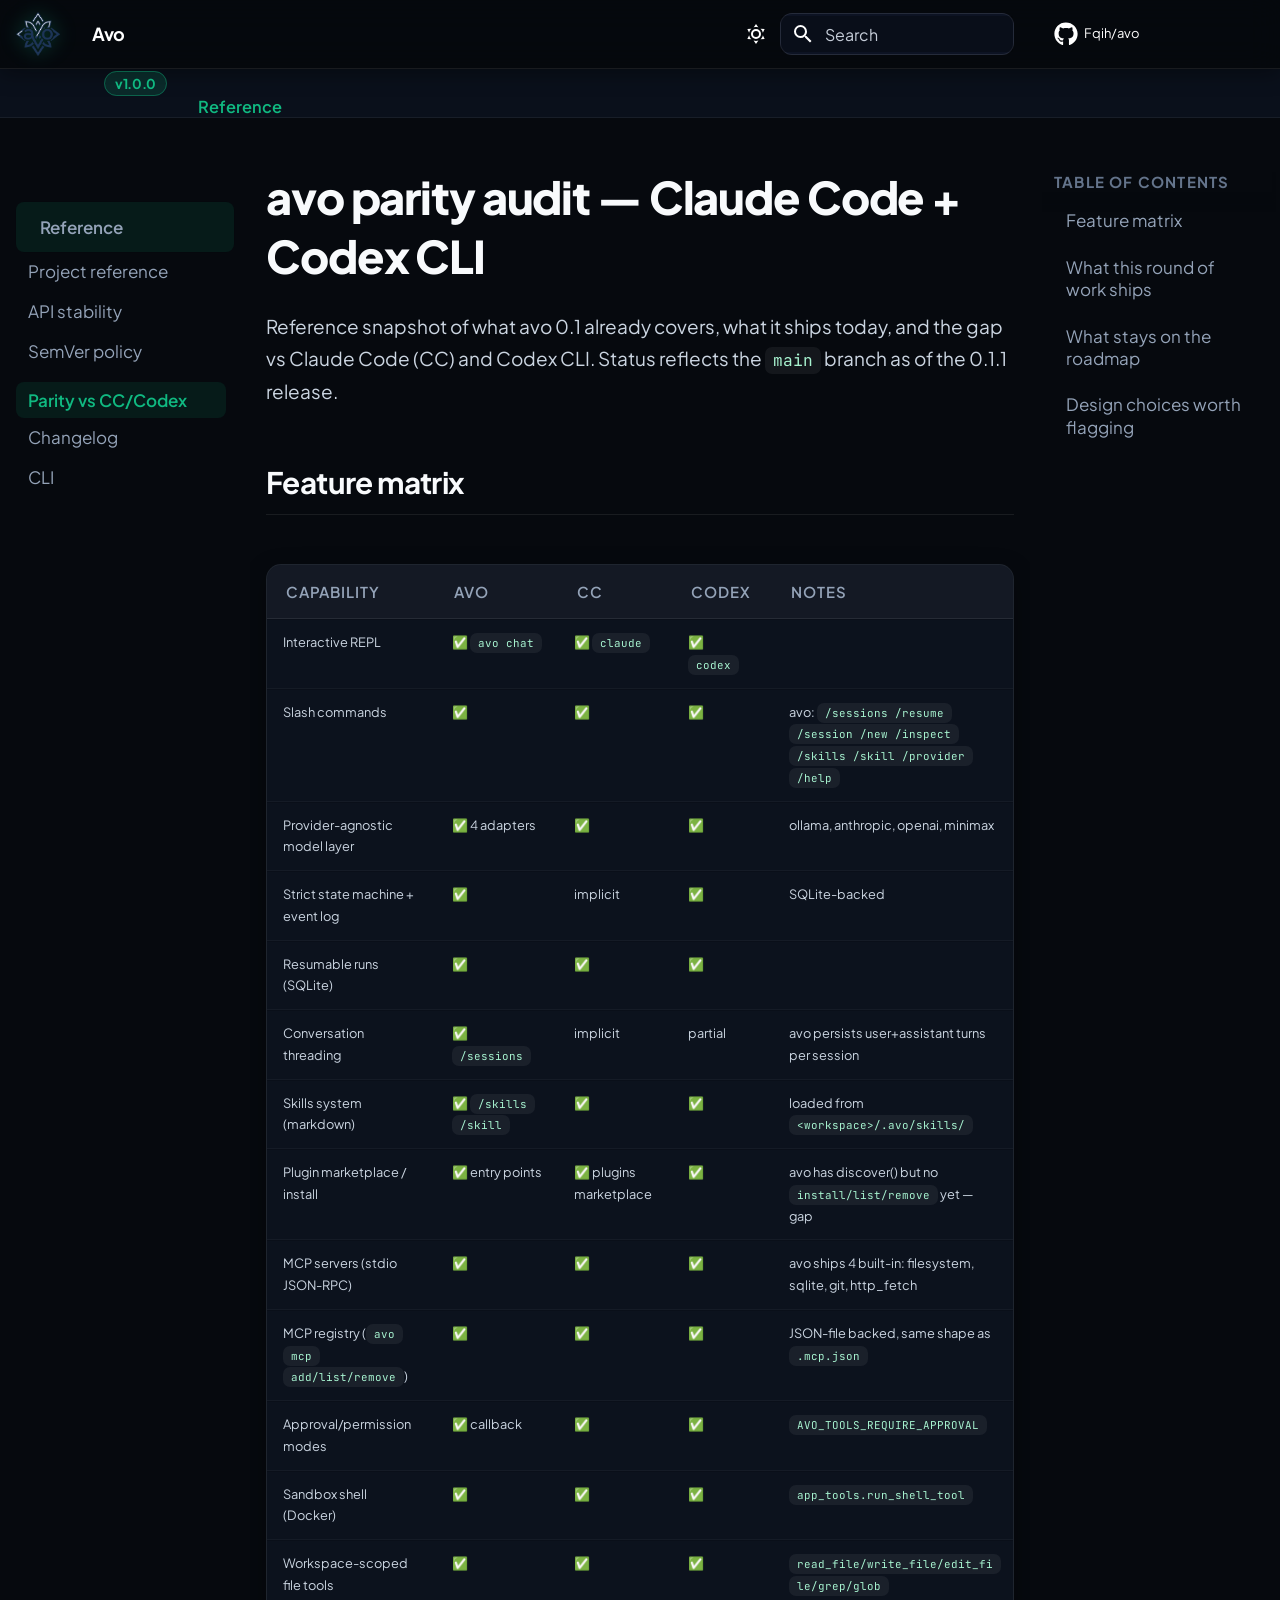
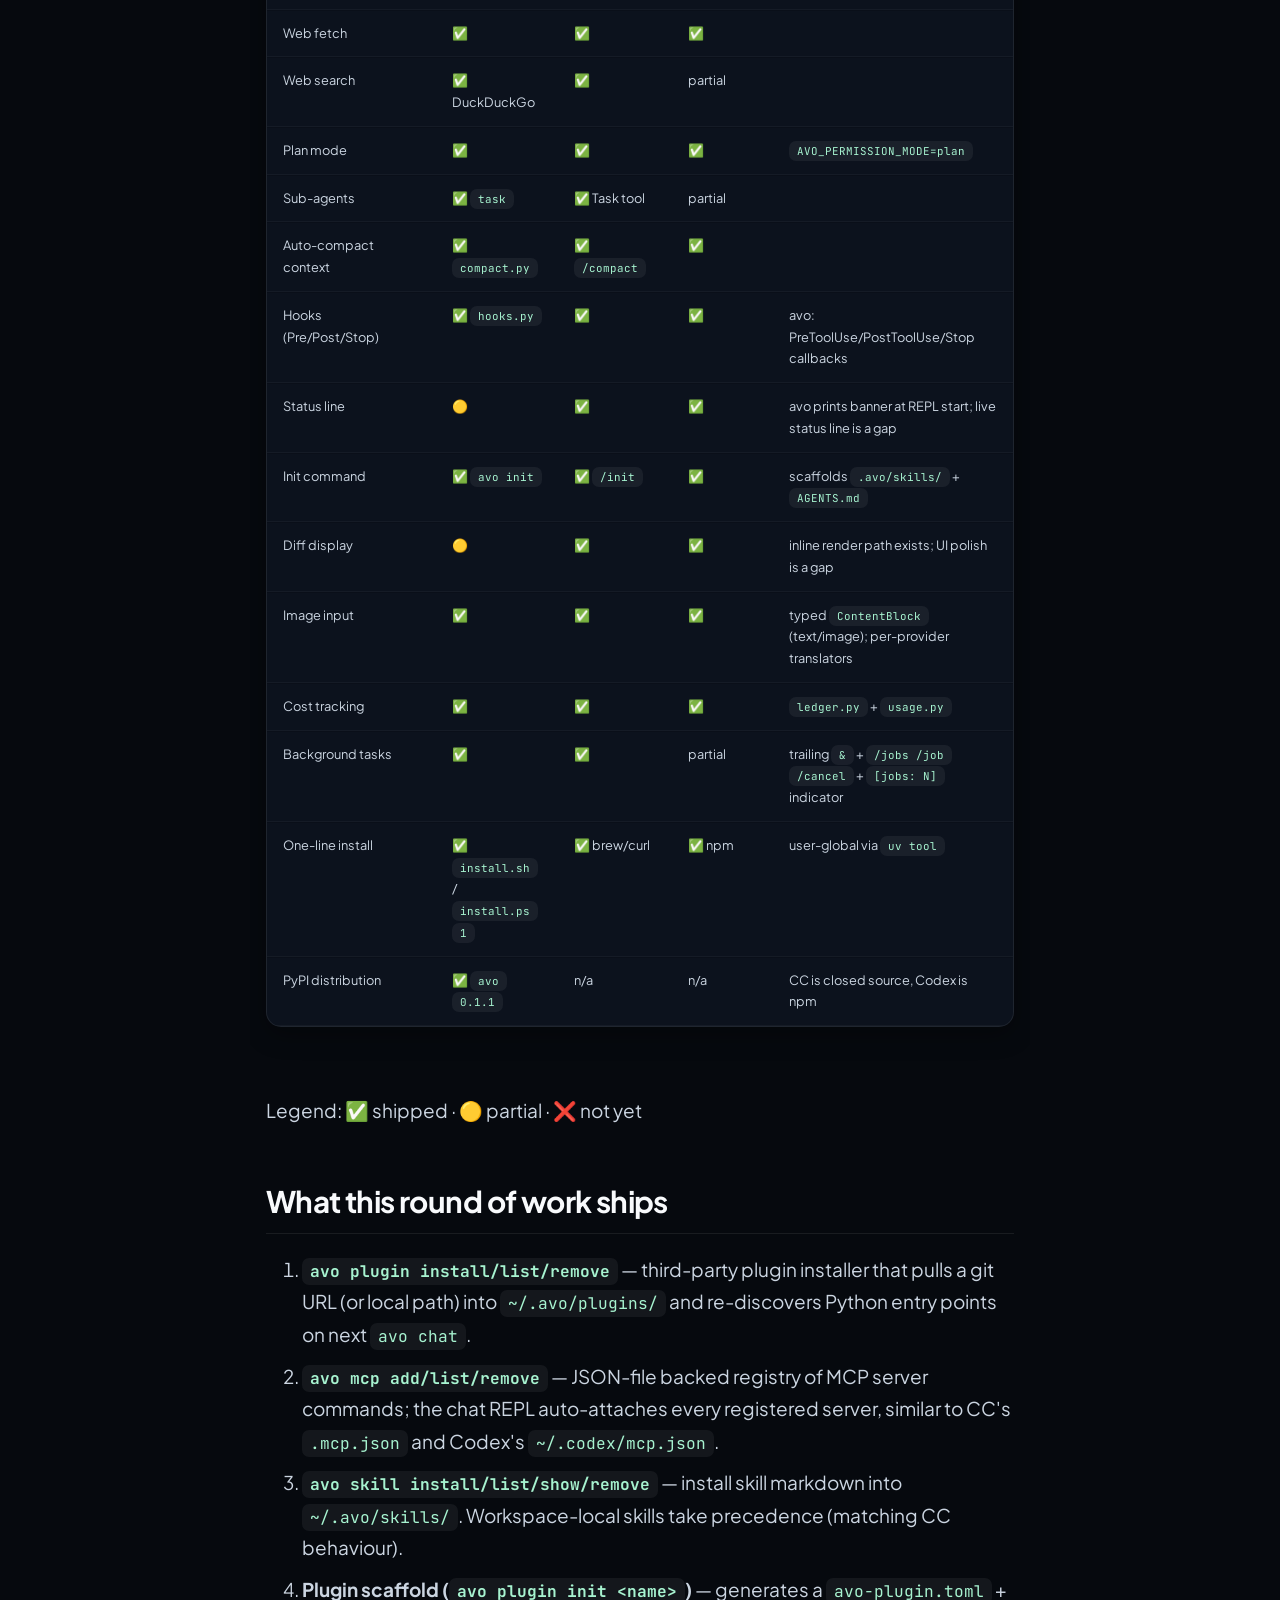
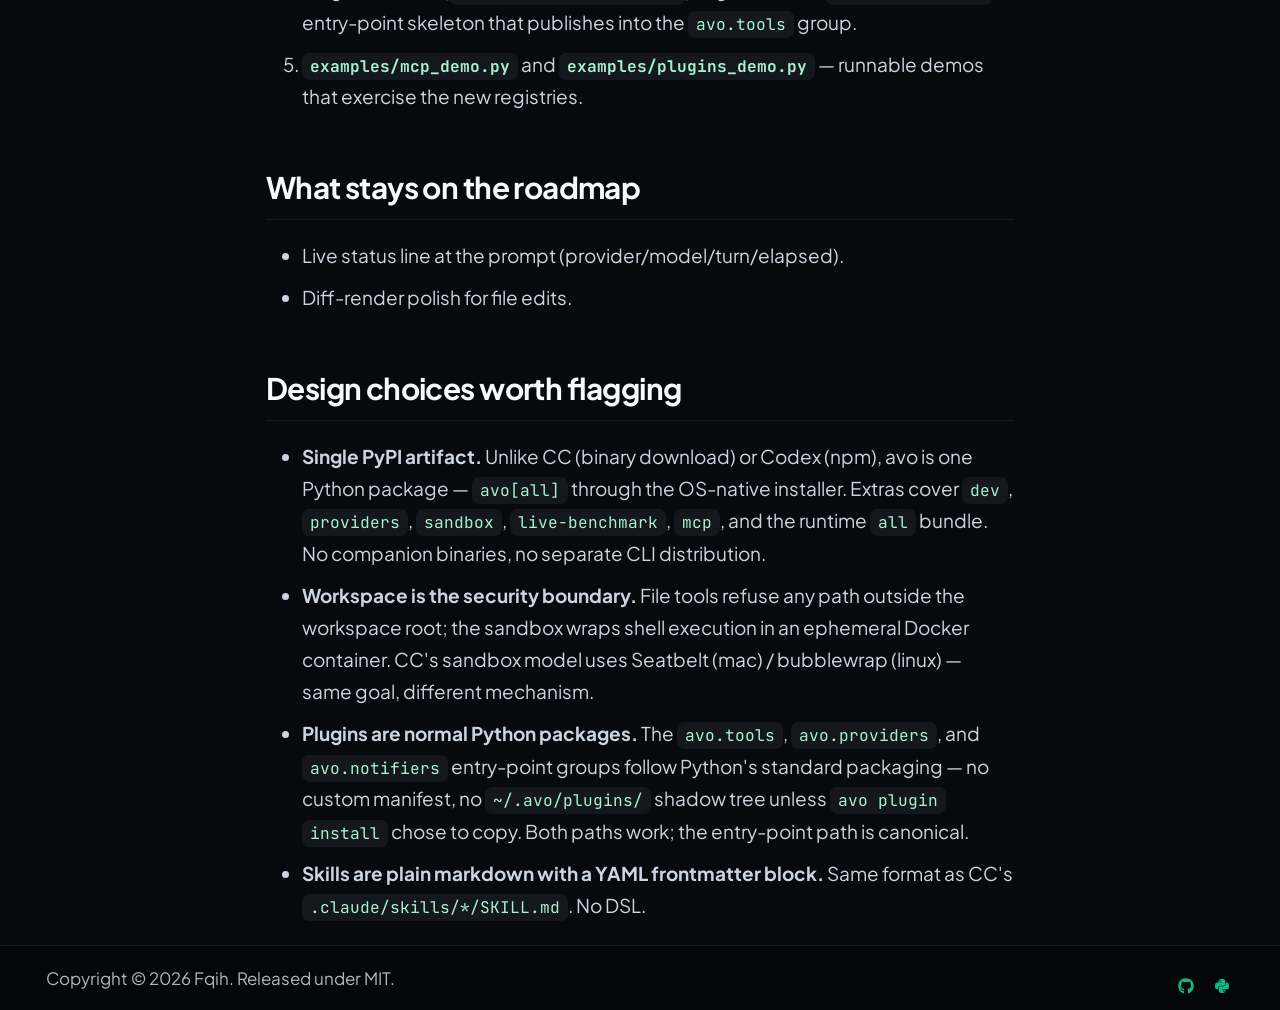
<file: site/parity-vs-cc-codex/index.html>
<!doctype html>
<html lang="en" class="no-js">
  <head>
    
      <meta charset="utf-8">
      <meta name="viewport" content="width=device-width,initial-scale=1">
      
        <meta name="description" content="Provider-agnostic reliability runtime for bounded, observable, resumable AI agent loops.">
      
      
      
        <link rel="canonical" href="https://avo.faqihhakim.tech/parity-vs-cc-codex/">
      
      
        <link rel="prev" href="../semver/">
      
      
        <link rel="next" href="../changelog/">
      
      
        
      
      
      <link rel="icon" href="../assets/logo.png">
      <meta name="generator" content="mkdocs-1.6.1, mkdocs-material-9.7.7">
    
    
      
        <title>Parity vs CC/Codex - Avo</title>
      
    
    
      <link rel="stylesheet" href="../assets/stylesheets/main.ec1eaa64.min.css">
      
        
        <link rel="stylesheet" href="../assets/stylesheets/palette.ab4e12ef.min.css">
      
      


    
    
      
    
    
      
        
        
        <link rel="preconnect" href="https://fonts.gstatic.com" crossorigin>
        <link rel="stylesheet" href="https://fonts.googleapis.com/css?family=Roboto:300,300i,400,400i,700,700i%7CRoboto+Mono:400,400i,700,700i&display=fallback">
        <style>:root{--md-text-font:"Roboto";--md-code-font:"Roboto Mono"}</style>
      
    
    
      <link rel="stylesheet" href="../assets/_mkdocstrings.css">
    
      <link rel="stylesheet" href="../assets/extra.css">
    
    <script>__md_scope=new URL("..",location),__md_hash=e=>[...e].reduce(((e,_)=>(e<<5)-e+_.charCodeAt(0)),0),__md_get=(e,_=localStorage,t=__md_scope)=>JSON.parse(_.getItem(t.pathname+"."+e)),__md_set=(e,_,t=localStorage,a=__md_scope)=>{try{t.setItem(a.pathname+"."+e,JSON.stringify(_))}catch(e){}}</script>
    
      

    
    
  </head>
  
  
    
    
      
    
    
    
    
    <body dir="ltr" data-md-color-scheme="default" data-md-color-primary="indigo" data-md-color-accent="indigo">
  
    
    <input class="md-toggle" data-md-toggle="drawer" type="checkbox" id="__drawer" autocomplete="off">
    <input class="md-toggle" data-md-toggle="search" type="checkbox" id="__search" autocomplete="off">
    <label class="md-overlay" for="__drawer"></label>
    <div data-md-component="skip">
      
        
        <a href="#avo-parity-audit-claude-code-codex-cli" class="md-skip">
          Skip to content
        </a>
      
    </div>
    <div data-md-component="announce">
      
    </div>
    
    
      

<header class="md-header" data-md-component="header">
  <nav class="md-header__inner md-grid" aria-label="Header">
    <a href=".." title="Avo" class="md-header__button md-logo" aria-label="Avo" data-md-component="logo">
      
  <img src="../assets/logo.png" alt="logo">

    </a>
    <label class="md-header__button md-icon" for="__drawer">
      
      <svg xmlns="http://www.w3.org/2000/svg" viewBox="0 0 24 24"><path d="M3 6h18v2H3zm0 5h18v2H3zm0 5h18v2H3z"/></svg>
    </label>
    <div class="md-header__title" data-md-component="header-title">
      <div class="md-header__ellipsis">
        <div class="md-header__topic">
          <span class="md-ellipsis">
            Avo
          </span>
        </div>
        <div class="md-header__topic" data-md-component="header-topic">
          <span class="md-ellipsis">
            
              Parity vs CC/Codex
            
          </span>
        </div>
      </div>
    </div>
    
      
        <form class="md-header__option" data-md-component="palette">
  
    
    
    
    <input class="md-option" data-md-color-media="(prefers-color-scheme: light)" data-md-color-scheme="default" data-md-color-primary="indigo" data-md-color-accent="indigo"  aria-label="Switch to dark mode"  type="radio" name="__palette" id="__palette_0">
    
      <label class="md-header__button md-icon" title="Switch to dark mode" for="__palette_1" hidden>
        <svg xmlns="http://www.w3.org/2000/svg" viewBox="0 0 24 24"><path d="M12 7a5 5 0 0 1 5 5 5 5 0 0 1-5 5 5 5 0 0 1-5-5 5 5 0 0 1 5-5m0 2a3 3 0 0 0-3 3 3 3 0 0 0 3 3 3 3 0 0 0 3-3 3 3 0 0 0-3-3m0-7 2.39 3.42C13.65 5.15 12.84 5 12 5s-1.65.15-2.39.42zM3.34 7l4.16-.35A7.2 7.2 0 0 0 5.94 8.5c-.44.74-.69 1.5-.83 2.29zm.02 10 1.76-3.77a7.131 7.131 0 0 0 2.38 4.14zM20.65 7l-1.77 3.79a7.02 7.02 0 0 0-2.38-4.15zm-.01 10-4.14.36c.59-.51 1.12-1.14 1.54-1.86.42-.73.69-1.5.83-2.29zM12 22l-2.41-3.44c.74.27 1.55.44 2.41.44.82 0 1.63-.17 2.37-.44z"/></svg>
      </label>
    
  
    
    
    
    <input class="md-option" data-md-color-media="(prefers-color-scheme: dark)" data-md-color-scheme="slate" data-md-color-primary="indigo" data-md-color-accent="indigo"  aria-label="Switch to light mode"  type="radio" name="__palette" id="__palette_1">
    
      <label class="md-header__button md-icon" title="Switch to light mode" for="__palette_0" hidden>
        <svg xmlns="http://www.w3.org/2000/svg" viewBox="0 0 24 24"><path d="m17.75 4.09-2.53 1.94.91 3.06-2.63-1.81-2.63 1.81.91-3.06-2.53-1.94L12.44 4l1.06-3 1.06 3zm3.5 6.91-1.64 1.25.59 1.98-1.7-1.17-1.7 1.17.59-1.98L15.75 11l2.06-.05L18.5 9l.69 1.95zm-2.28 4.95c.83-.08 1.72 1.1 1.19 1.85-.32.45-.66.87-1.08 1.27C15.17 23 8.84 23 4.94 19.07c-3.91-3.9-3.91-10.24 0-14.14.4-.4.82-.76 1.27-1.08.75-.53 1.93.36 1.85 1.19-.27 2.86.69 5.83 2.89 8.02a9.96 9.96 0 0 0 8.02 2.89m-1.64 2.02a12.08 12.08 0 0 1-7.8-3.47c-2.17-2.19-3.33-5-3.49-7.82-2.81 3.14-2.7 7.96.31 10.98 3.02 3.01 7.84 3.12 10.98.31"/></svg>
      </label>
    
  
</form>
      
    
    
      <script>var palette=__md_get("__palette");if(palette&&palette.color){if("(prefers-color-scheme)"===palette.color.media){var media=matchMedia("(prefers-color-scheme: light)"),input=document.querySelector(media.matches?"[data-md-color-media='(prefers-color-scheme: light)']":"[data-md-color-media='(prefers-color-scheme: dark)']");palette.color.media=input.getAttribute("data-md-color-media"),palette.color.scheme=input.getAttribute("data-md-color-scheme"),palette.color.primary=input.getAttribute("data-md-color-primary"),palette.color.accent=input.getAttribute("data-md-color-accent")}for(var[key,value]of Object.entries(palette.color))document.body.setAttribute("data-md-color-"+key,value)}</script>
    
    
    
      
      
        <label class="md-header__button md-icon" for="__search">
          
          <svg xmlns="http://www.w3.org/2000/svg" viewBox="0 0 24 24"><path d="M9.5 3A6.5 6.5 0 0 1 16 9.5c0 1.61-.59 3.09-1.56 4.23l.27.27h.79l5 5-1.5 1.5-5-5v-.79l-.27-.27A6.52 6.52 0 0 1 9.5 16 6.5 6.5 0 0 1 3 9.5 6.5 6.5 0 0 1 9.5 3m0 2C7 5 5 7 5 9.5S7 14 9.5 14 14 12 14 9.5 12 5 9.5 5"/></svg>
        </label>
        <div class="md-search" data-md-component="search" role="dialog">
  <label class="md-search__overlay" for="__search"></label>
  <div class="md-search__inner" role="search">
    <form class="md-search__form" name="search">
      <input type="text" class="md-search__input" name="query" aria-label="Search" placeholder="Search" autocapitalize="off" autocorrect="off" autocomplete="off" spellcheck="false" data-md-component="search-query" required>
      <label class="md-search__icon md-icon" for="__search">
        
        <svg xmlns="http://www.w3.org/2000/svg" viewBox="0 0 24 24"><path d="M9.5 3A6.5 6.5 0 0 1 16 9.5c0 1.61-.59 3.09-1.56 4.23l.27.27h.79l5 5-1.5 1.5-5-5v-.79l-.27-.27A6.52 6.52 0 0 1 9.5 16 6.5 6.5 0 0 1 3 9.5 6.5 6.5 0 0 1 9.5 3m0 2C7 5 5 7 5 9.5S7 14 9.5 14 14 12 14 9.5 12 5 9.5 5"/></svg>
        
        <svg xmlns="http://www.w3.org/2000/svg" viewBox="0 0 24 24"><path d="M20 11v2H8l5.5 5.5-1.42 1.42L4.16 12l7.92-7.92L13.5 5.5 8 11z"/></svg>
      </label>
      <nav class="md-search__options" aria-label="Search">
        
        <button type="reset" class="md-search__icon md-icon" title="Clear" aria-label="Clear" tabindex="-1">
          
          <svg xmlns="http://www.w3.org/2000/svg" viewBox="0 0 24 24"><path d="M19 6.41 17.59 5 12 10.59 6.41 5 5 6.41 10.59 12 5 17.59 6.41 19 12 13.41 17.59 19 19 17.59 13.41 12z"/></svg>
        </button>
      </nav>
      
        <div class="md-search__suggest" data-md-component="search-suggest"></div>
      
    </form>
    <div class="md-search__output">
      <div class="md-search__scrollwrap" tabindex="0" data-md-scrollfix>
        <div class="md-search-result" data-md-component="search-result">
          <div class="md-search-result__meta">
            Initializing search
          </div>
          <ol class="md-search-result__list" role="presentation"></ol>
        </div>
      </div>
    </div>
  </div>
</div>
      
    
    
      <div class="md-header__source">
        <a href="https://github.com/Fqih/avo" title="Go to repository" class="md-source" data-md-component="source">
  <div class="md-source__icon md-icon">
    
    <svg xmlns="http://www.w3.org/2000/svg" viewBox="0 0 512 512"><!--! Font Awesome Free 7.1.0 by @fontawesome - https://fontawesome.com License - https://fontawesome.com/license/free (Icons: CC BY 4.0, Fonts: SIL OFL 1.1, Code: MIT License) Copyright 2025 Fonticons, Inc.--><path d="M173.9 397.4c0 2-2.3 3.6-5.2 3.6-3.3.3-5.6-1.3-5.6-3.6 0-2 2.3-3.6 5.2-3.6 3-.3 5.6 1.3 5.6 3.6m-31.1-4.5c-.7 2 1.3 4.3 4.3 4.9 2.6 1 5.6 0 6.2-2s-1.3-4.3-4.3-5.2c-2.6-.7-5.5.3-6.2 2.3m44.2-1.7c-2.9.7-4.9 2.6-4.6 4.9.3 2 2.9 3.3 5.9 2.6 2.9-.7 4.9-2.6 4.6-4.6-.3-1.9-3-3.2-5.9-2.9M252.8 8C114.1 8 8 113.3 8 252c0 110.9 69.8 205.8 169.5 239.2 12.8 2.3 17.3-5.6 17.3-12.1 0-6.2-.3-40.4-.3-61.4 0 0-70 15-84.7-29.8 0 0-11.4-29.1-27.8-36.6 0 0-22.9-15.7 1.6-15.4 0 0 24.9 2 38.6 25.8 21.9 38.6 58.6 27.5 72.9 20.9 2.3-16 8.8-27.1 16-33.7-55.9-6.2-112.3-14.3-112.3-110.5 0-27.5 7.6-41.3 23.6-58.9-2.6-6.5-11.1-33.3 2.6-67.9 20.9-6.5 69 27 69 27 20-5.6 41.5-8.5 62.8-8.5s42.8 2.9 62.8 8.5c0 0 48.1-33.6 69-27 13.7 34.7 5.2 61.4 2.6 67.9 16 17.7 25.8 31.5 25.8 58.9 0 96.5-58.9 104.2-114.8 110.5 9.2 7.9 17 22.9 17 46.4 0 33.7-.3 75.4-.3 83.6 0 6.5 4.6 14.4 17.3 12.1C436.2 457.8 504 362.9 504 252 504 113.3 391.5 8 252.8 8M105.2 352.9c-1.3 1-1 3.3.7 5.2 1.6 1.6 3.9 2.3 5.2 1 1.3-1 1-3.3-.7-5.2-1.6-1.6-3.9-2.3-5.2-1m-10.8-8.1c-.7 1.3.3 2.9 2.3 3.9 1.6 1 3.6.7 4.3-.7.7-1.3-.3-2.9-2.3-3.9-2-.6-3.6-.3-4.3.7m32.4 35.6c-1.6 1.3-1 4.3 1.3 6.2 2.3 2.3 5.2 2.6 6.5 1 1.3-1.3.7-4.3-1.3-6.2-2.2-2.3-5.2-2.6-6.5-1m-11.4-14.7c-1.6 1-1.6 3.6 0 5.9s4.3 3.3 5.6 2.3c1.6-1.3 1.6-3.9 0-6.2-1.4-2.3-4-3.3-5.6-2"/></svg>
  </div>
  <div class="md-source__repository">
    Fqih/avo
  </div>
</a>
      </div>
    
  </nav>
  
</header>
    
    <div class="md-container" data-md-component="container">
      
      
        
          
            
<nav class="md-tabs" aria-label="Tabs" data-md-component="tabs">
  <div class="md-grid">
    <ul class="md-tabs__list">
      
        
  
  
  
  
    <li class="md-tabs__item">
      <a href=".." class="md-tabs__link">
        
  
  
    
  
  Home

      </a>
    </li>
  

      
        
  
  
  
  
    
    
      <li class="md-tabs__item">
        <a href="../guides/quickstart/" class="md-tabs__link">
          
  
  
    
  
  Guides

        </a>
      </li>
    
  

      
        
  
  
  
    
  
  
    
    
      <li class="md-tabs__item md-tabs__item--active">
        <a href="../avo-reference/" class="md-tabs__link">
          
  
  
    
  
  Reference

        </a>
      </li>
    
  

      
    </ul>
  </div>
</nav>
          
        
      
      <main class="md-main" data-md-component="main">
        <div class="md-main__inner md-grid">
          
            
              
              <div class="md-sidebar md-sidebar--primary" data-md-component="sidebar" data-md-type="navigation" >
                <div class="md-sidebar__scrollwrap">
                  <div class="md-sidebar__inner">
                    


  


<nav class="md-nav md-nav--primary md-nav--lifted" aria-label="Navigation" data-md-level="0">
  <label class="md-nav__title" for="__drawer">
    <a href=".." title="Avo" class="md-nav__button md-logo" aria-label="Avo" data-md-component="logo">
      
  <img src="../assets/logo.png" alt="logo">

    </a>
    Avo
  </label>
  
    <div class="md-nav__source">
      <a href="https://github.com/Fqih/avo" title="Go to repository" class="md-source" data-md-component="source">
  <div class="md-source__icon md-icon">
    
    <svg xmlns="http://www.w3.org/2000/svg" viewBox="0 0 512 512"><!--! Font Awesome Free 7.1.0 by @fontawesome - https://fontawesome.com License - https://fontawesome.com/license/free (Icons: CC BY 4.0, Fonts: SIL OFL 1.1, Code: MIT License) Copyright 2025 Fonticons, Inc.--><path d="M173.9 397.4c0 2-2.3 3.6-5.2 3.6-3.3.3-5.6-1.3-5.6-3.6 0-2 2.3-3.6 5.2-3.6 3-.3 5.6 1.3 5.6 3.6m-31.1-4.5c-.7 2 1.3 4.3 4.3 4.9 2.6 1 5.6 0 6.2-2s-1.3-4.3-4.3-5.2c-2.6-.7-5.5.3-6.2 2.3m44.2-1.7c-2.9.7-4.9 2.6-4.6 4.9.3 2 2.9 3.3 5.9 2.6 2.9-.7 4.9-2.6 4.6-4.6-.3-1.9-3-3.2-5.9-2.9M252.8 8C114.1 8 8 113.3 8 252c0 110.9 69.8 205.8 169.5 239.2 12.8 2.3 17.3-5.6 17.3-12.1 0-6.2-.3-40.4-.3-61.4 0 0-70 15-84.7-29.8 0 0-11.4-29.1-27.8-36.6 0 0-22.9-15.7 1.6-15.4 0 0 24.9 2 38.6 25.8 21.9 38.6 58.6 27.5 72.9 20.9 2.3-16 8.8-27.1 16-33.7-55.9-6.2-112.3-14.3-112.3-110.5 0-27.5 7.6-41.3 23.6-58.9-2.6-6.5-11.1-33.3 2.6-67.9 20.9-6.5 69 27 69 27 20-5.6 41.5-8.5 62.8-8.5s42.8 2.9 62.8 8.5c0 0 48.1-33.6 69-27 13.7 34.7 5.2 61.4 2.6 67.9 16 17.7 25.8 31.5 25.8 58.9 0 96.5-58.9 104.2-114.8 110.5 9.2 7.9 17 22.9 17 46.4 0 33.7-.3 75.4-.3 83.6 0 6.5 4.6 14.4 17.3 12.1C436.2 457.8 504 362.9 504 252 504 113.3 391.5 8 252.8 8M105.2 352.9c-1.3 1-1 3.3.7 5.2 1.6 1.6 3.9 2.3 5.2 1 1.3-1 1-3.3-.7-5.2-1.6-1.6-3.9-2.3-5.2-1m-10.8-8.1c-.7 1.3.3 2.9 2.3 3.9 1.6 1 3.6.7 4.3-.7.7-1.3-.3-2.9-2.3-3.9-2-.6-3.6-.3-4.3.7m32.4 35.6c-1.6 1.3-1 4.3 1.3 6.2 2.3 2.3 5.2 2.6 6.5 1 1.3-1.3.7-4.3-1.3-6.2-2.2-2.3-5.2-2.6-6.5-1m-11.4-14.7c-1.6 1-1.6 3.6 0 5.9s4.3 3.3 5.6 2.3c1.6-1.3 1.6-3.9 0-6.2-1.4-2.3-4-3.3-5.6-2"/></svg>
  </div>
  <div class="md-source__repository">
    Fqih/avo
  </div>
</a>
    </div>
  
  <ul class="md-nav__list" data-md-scrollfix>
    
      
      
  
  
  
  
    <li class="md-nav__item">
      <a href=".." class="md-nav__link">
        
  
  
  <span class="md-ellipsis">
    
  
    Home
  

    
  </span>
  
  

      </a>
    </li>
  

    
      
      
  
  
  
  
    
    
      
        
      
        
      
        
      
        
      
        
      
    
    
    
      
      
        
      
    
    
    <li class="md-nav__item md-nav__item--nested">
      
        
        
        <input class="md-nav__toggle md-toggle " type="checkbox" id="__nav_2" >
        
          
          <label class="md-nav__link" for="__nav_2" id="__nav_2_label" tabindex="0">
            
  
  
  <span class="md-ellipsis">
    
  
    Guides
  

    
  </span>
  
  

            <span class="md-nav__icon md-icon"></span>
          </label>
        
        <nav class="md-nav" data-md-level="1" aria-labelledby="__nav_2_label" aria-expanded="false">
          <label class="md-nav__title" for="__nav_2">
            <span class="md-nav__icon md-icon"></span>
            
  
    Guides
  

          </label>
          <ul class="md-nav__list" data-md-scrollfix>
            
              
                
  
  
  
  
    <li class="md-nav__item">
      <a href="../guides/quickstart/" class="md-nav__link">
        
  
  
  <span class="md-ellipsis">
    
  
    Quickstart
  

    
  </span>
  
  

      </a>
    </li>
  

              
            
              
                
  
  
  
  
    <li class="md-nav__item">
      <a href="../guides/token-savers/" class="md-nav__link">
        
  
  
  <span class="md-ellipsis">
    
  
    Token savers
  

    
  </span>
  
  

      </a>
    </li>
  

              
            
              
                
  
  
  
  
    <li class="md-nav__item">
      <a href="../guides/install/" class="md-nav__link">
        
  
  
  <span class="md-ellipsis">
    
  
    Installation
  

    
  </span>
  
  

      </a>
    </li>
  

              
            
              
                
  
  
  
  
    <li class="md-nav__item">
      <a href="../guides/subscription-auth/" class="md-nav__link">
        
  
  
  <span class="md-ellipsis">
    
  
    Subscription OAuth
  

    
  </span>
  
  

      </a>
    </li>
  

              
            
              
                
  
  
  
  
    <li class="md-nav__item">
      <a href="../guides/combo-routing/" class="md-nav__link">
        
  
  
  <span class="md-ellipsis">
    
  
    Combo Routing
  

    
  </span>
  
  

      </a>
    </li>
  

              
            
          </ul>
        </nav>
      
    </li>
  

    
      
      
  
  
    
  
  
  
    
    
      
        
      
        
      
        
      
        
      
        
      
        
      
        
          
        
      
    
    
    
      
        
        
      
      
        
      
    
    
    <li class="md-nav__item md-nav__item--active md-nav__item--section md-nav__item--nested">
      
        
        
        <input class="md-nav__toggle md-toggle " type="checkbox" id="__nav_3" checked>
        
          
          <div class="md-nav__link md-nav__container">
            <a href="../api/" class="md-nav__link ">
              
  
  
  <span class="md-ellipsis">
    
  
    Reference
  

    
  </span>
  
  

            </a>
            
              
              <label class="md-nav__link " for="__nav_3" id="__nav_3_label" tabindex="">
                <span class="md-nav__icon md-icon"></span>
              </label>
            
          </div>
        
        <nav class="md-nav" data-md-level="1" aria-labelledby="__nav_3_label" aria-expanded="true">
          <label class="md-nav__title" for="__nav_3">
            <span class="md-nav__icon md-icon"></span>
            
  
    Reference
  

          </label>
          <ul class="md-nav__list" data-md-scrollfix>
            
              
                
  
  
  
  
    <li class="md-nav__item">
      <a href="../avo-reference/" class="md-nav__link">
        
  
  
  <span class="md-ellipsis">
    
  
    Project reference
  

    
  </span>
  
  

      </a>
    </li>
  

              
            
              
                
  
  
  
  
    <li class="md-nav__item">
      <a href="../api-stability/" class="md-nav__link">
        
  
  
  <span class="md-ellipsis">
    
  
    API stability
  

    
  </span>
  
  

      </a>
    </li>
  

              
            
              
                
  
  
  
  
    <li class="md-nav__item">
      <a href="../semver/" class="md-nav__link">
        
  
  
  <span class="md-ellipsis">
    
  
    SemVer policy
  

    
  </span>
  
  

      </a>
    </li>
  

              
            
              
                
  
  
    
  
  
  
    <li class="md-nav__item md-nav__item--active">
      
      <input class="md-nav__toggle md-toggle" type="checkbox" id="__toc">
      
      
        
      
      
        <label class="md-nav__link md-nav__link--active" for="__toc">
          
  
  
  <span class="md-ellipsis">
    
  
    Parity vs CC/Codex
  

    
  </span>
  
  

          <span class="md-nav__icon md-icon"></span>
        </label>
      
      <a href="./" class="md-nav__link md-nav__link--active">
        
  
  
  <span class="md-ellipsis">
    
  
    Parity vs CC/Codex
  

    
  </span>
  
  

      </a>
      
        

<nav class="md-nav md-nav--secondary" aria-label="Table of contents">
  
  
  
    
  
  
    <label class="md-nav__title" for="__toc">
      <span class="md-nav__icon md-icon"></span>
      Table of contents
    </label>
    <ul class="md-nav__list" data-md-component="toc" data-md-scrollfix>
      
        <li class="md-nav__item">
  <a href="#feature-matrix" class="md-nav__link">
    <span class="md-ellipsis">
      
        Feature matrix
      
    </span>
  </a>
  
</li>
      
        <li class="md-nav__item">
  <a href="#what-this-round-of-work-ships" class="md-nav__link">
    <span class="md-ellipsis">
      
        What this round of work ships
      
    </span>
  </a>
  
</li>
      
        <li class="md-nav__item">
  <a href="#what-stays-on-the-roadmap" class="md-nav__link">
    <span class="md-ellipsis">
      
        What stays on the roadmap
      
    </span>
  </a>
  
</li>
      
        <li class="md-nav__item">
  <a href="#design-choices-worth-flagging" class="md-nav__link">
    <span class="md-ellipsis">
      
        Design choices worth flagging
      
    </span>
  </a>
  
</li>
      
    </ul>
  
</nav>
      
    </li>
  

              
            
              
                
  
  
  
  
    <li class="md-nav__item">
      <a href="../changelog/" class="md-nav__link">
        
  
  
  <span class="md-ellipsis">
    
  
    Changelog
  

    
  </span>
  
  

      </a>
    </li>
  

              
            
              
                
  
  
  
  
    <li class="md-nav__item">
      <a href="../cli/" class="md-nav__link">
        
  
  
  <span class="md-ellipsis">
    
  
    CLI
  

    
  </span>
  
  

      </a>
    </li>
  

              
            
              
            
          </ul>
        </nav>
      
    </li>
  

    
  </ul>
</nav>
                  </div>
                </div>
              </div>
            
            
              
              <div class="md-sidebar md-sidebar--secondary" data-md-component="sidebar" data-md-type="toc" >
                <div class="md-sidebar__scrollwrap">
                  <div class="md-sidebar__inner">
                    

<nav class="md-nav md-nav--secondary" aria-label="Table of contents">
  
  
  
    
  
  
    <label class="md-nav__title" for="__toc">
      <span class="md-nav__icon md-icon"></span>
      Table of contents
    </label>
    <ul class="md-nav__list" data-md-component="toc" data-md-scrollfix>
      
        <li class="md-nav__item">
  <a href="#feature-matrix" class="md-nav__link">
    <span class="md-ellipsis">
      
        Feature matrix
      
    </span>
  </a>
  
</li>
      
        <li class="md-nav__item">
  <a href="#what-this-round-of-work-ships" class="md-nav__link">
    <span class="md-ellipsis">
      
        What this round of work ships
      
    </span>
  </a>
  
</li>
      
        <li class="md-nav__item">
  <a href="#what-stays-on-the-roadmap" class="md-nav__link">
    <span class="md-ellipsis">
      
        What stays on the roadmap
      
    </span>
  </a>
  
</li>
      
        <li class="md-nav__item">
  <a href="#design-choices-worth-flagging" class="md-nav__link">
    <span class="md-ellipsis">
      
        Design choices worth flagging
      
    </span>
  </a>
  
</li>
      
    </ul>
  
</nav>
                  </div>
                </div>
              </div>
            
          
          
            <div class="md-content" data-md-component="content">
              
              <article class="md-content__inner md-typeset">
                
                  


  
  


<h1 id="avo-parity-audit-claude-code-codex-cli">avo parity audit — Claude Code + Codex CLI<a class="headerlink" href="#avo-parity-audit-claude-code-codex-cli" title="Permanent link">&para;</a></h1>
<p>Reference snapshot of what avo 0.1 already covers, what it ships today,
and the gap vs Claude Code (CC) and Codex CLI. Status reflects the
<code>main</code> branch as of the 0.1.1 release.</p>
<h2 id="feature-matrix">Feature matrix<a class="headerlink" href="#feature-matrix" title="Permanent link">&para;</a></h2>
<table>
<thead>
<tr>
<th>Capability</th>
<th>avo</th>
<th>CC</th>
<th>Codex</th>
<th>Notes</th>
</tr>
</thead>
<tbody>
<tr>
<td>Interactive REPL</td>
<td>✅ <code>avo chat</code></td>
<td>✅ <code>claude</code></td>
<td>✅ <code>codex</code></td>
<td></td>
</tr>
<tr>
<td>Slash commands</td>
<td>✅</td>
<td>✅</td>
<td>✅</td>
<td>avo: <code>/sessions /resume /session /new /inspect /skills /skill /provider /help</code></td>
</tr>
<tr>
<td>Provider-agnostic model layer</td>
<td>✅ 4 adapters</td>
<td>✅</td>
<td>✅</td>
<td>ollama, anthropic, openai, minimax</td>
</tr>
<tr>
<td>Strict state machine + event log</td>
<td>✅</td>
<td>implicit</td>
<td>✅</td>
<td>SQLite-backed</td>
</tr>
<tr>
<td>Resumable runs (SQLite)</td>
<td>✅</td>
<td>✅</td>
<td>✅</td>
<td></td>
</tr>
<tr>
<td>Conversation threading</td>
<td>✅ <code>/sessions</code></td>
<td>implicit</td>
<td>partial</td>
<td>avo persists user+assistant turns per session</td>
</tr>
<tr>
<td>Skills system (markdown)</td>
<td>✅ <code>/skills /skill</code></td>
<td>✅</td>
<td>✅</td>
<td>loaded from <code>&lt;workspace&gt;/.avo/skills/</code></td>
</tr>
<tr>
<td>Plugin marketplace / install</td>
<td>✅ entry points</td>
<td>✅ plugins marketplace</td>
<td>✅</td>
<td>avo has discover() but no <code>install/list/remove</code> yet — gap</td>
</tr>
<tr>
<td>MCP servers (stdio JSON-RPC)</td>
<td>✅</td>
<td>✅</td>
<td>✅</td>
<td>avo ships 4 built-in: filesystem, sqlite, git, http_fetch</td>
</tr>
<tr>
<td>MCP registry (<code>avo mcp add/list/remove</code>)</td>
<td>✅</td>
<td>✅</td>
<td>✅</td>
<td>JSON-file backed, same shape as <code>.mcp.json</code></td>
</tr>
<tr>
<td>Approval/permission modes</td>
<td>✅ callback</td>
<td>✅</td>
<td>✅</td>
<td><code>AVO_TOOLS_REQUIRE_APPROVAL</code></td>
</tr>
<tr>
<td>Sandbox shell (Docker)</td>
<td>✅</td>
<td>✅</td>
<td>✅</td>
<td><code>app_tools.run_shell_tool</code></td>
</tr>
<tr>
<td>Workspace-scoped file tools</td>
<td>✅</td>
<td>✅</td>
<td>✅</td>
<td><code>read_file/write_file/edit_file/grep/glob</code></td>
</tr>
<tr>
<td>Web fetch</td>
<td>✅</td>
<td>✅</td>
<td>✅</td>
<td></td>
</tr>
<tr>
<td>Web search</td>
<td>✅ DuckDuckGo</td>
<td>✅</td>
<td>partial</td>
<td></td>
</tr>
<tr>
<td>Plan mode</td>
<td>✅</td>
<td>✅</td>
<td>✅</td>
<td><code>AVO_PERMISSION_MODE=plan</code></td>
</tr>
<tr>
<td>Sub-agents</td>
<td>✅ <code>task</code></td>
<td>✅ Task tool</td>
<td>partial</td>
<td></td>
</tr>
<tr>
<td>Auto-compact context</td>
<td>✅ <code>compact.py</code></td>
<td>✅ <code>/compact</code></td>
<td>✅</td>
<td></td>
</tr>
<tr>
<td>Hooks (Pre/Post/Stop)</td>
<td>✅ <code>hooks.py</code></td>
<td>✅</td>
<td>✅</td>
<td>avo: PreToolUse/PostToolUse/Stop callbacks</td>
</tr>
<tr>
<td>Status line</td>
<td>🟡</td>
<td>✅</td>
<td>✅</td>
<td>avo prints banner at REPL start; live status line is a gap</td>
</tr>
<tr>
<td>Init command</td>
<td>✅ <code>avo init</code></td>
<td>✅ <code>/init</code></td>
<td>✅</td>
<td>scaffolds <code>.avo/skills/</code> + <code>AGENTS.md</code></td>
</tr>
<tr>
<td>Diff display</td>
<td>🟡</td>
<td>✅</td>
<td>✅</td>
<td>inline render path exists; UI polish is a gap</td>
</tr>
<tr>
<td>Image input</td>
<td>✅</td>
<td>✅</td>
<td>✅</td>
<td>typed <code>ContentBlock</code> (text/image); per-provider translators</td>
</tr>
<tr>
<td>Cost tracking</td>
<td>✅</td>
<td>✅</td>
<td>✅</td>
<td><code>ledger.py</code> + <code>usage.py</code></td>
</tr>
<tr>
<td>Background tasks</td>
<td>✅</td>
<td>✅</td>
<td>partial</td>
<td>trailing <code>&amp;</code> + <code>/jobs /job /cancel</code> + <code>[jobs: N]</code> indicator</td>
</tr>
<tr>
<td>One-line install</td>
<td>✅ <code>install.sh</code> / <code>install.ps1</code></td>
<td>✅ brew/curl</td>
<td>✅ npm</td>
<td>user-global via <code>uv tool</code></td>
</tr>
<tr>
<td>PyPI distribution</td>
<td>✅ <code>avo 0.1.1</code></td>
<td>n/a</td>
<td>n/a</td>
<td>CC is closed source, Codex is npm</td>
</tr>
</tbody>
</table>
<p>Legend: ✅ shipped · 🟡 partial · ❌ not yet</p>
<h2 id="what-this-round-of-work-ships">What this round of work ships<a class="headerlink" href="#what-this-round-of-work-ships" title="Permanent link">&para;</a></h2>
<ol>
<li><strong><code>avo plugin install/list/remove</code></strong> — third-party plugin installer
   that pulls a git URL (or local path) into <code>~/.avo/plugins/</code> and
   re-discovers Python entry points on next <code>avo chat</code>.</li>
<li><strong><code>avo mcp add/list/remove</code></strong> — JSON-file backed registry of MCP
   server commands; the chat REPL auto-attaches every registered
   server, similar to CC's <code>.mcp.json</code> and Codex's <code>~/.codex/mcp.json</code>.</li>
<li><strong><code>avo skill install/list/show/remove</code></strong> — install skill markdown
   into <code>~/.avo/skills/</code>. Workspace-local skills take precedence
   (matching CC behaviour).</li>
<li><strong>Plugin scaffold (<code>avo plugin init &lt;name&gt;</code>)</strong> — generates a
   <code>avo-plugin.toml</code> + entry-point skeleton that publishes into the
   <code>avo.tools</code> group.</li>
<li><strong><code>examples/mcp_demo.py</code></strong> and <strong><code>examples/plugins_demo.py</code></strong> —
   runnable demos that exercise the new registries.</li>
</ol>
<h2 id="what-stays-on-the-roadmap">What stays on the roadmap<a class="headerlink" href="#what-stays-on-the-roadmap" title="Permanent link">&para;</a></h2>
<ul>
<li>Live status line at the prompt (provider/model/turn/elapsed).</li>
<li>Diff-render polish for file edits.</li>
</ul>
<h2 id="design-choices-worth-flagging">Design choices worth flagging<a class="headerlink" href="#design-choices-worth-flagging" title="Permanent link">&para;</a></h2>
<ul>
<li><strong>Single PyPI artifact.</strong> Unlike CC (binary download) or Codex (npm),
  avo is one Python package — <code>avo[all]</code> through the OS-native installer. Extras cover
  <code>dev</code>, <code>providers</code>, <code>sandbox</code>, <code>live-benchmark</code>, <code>mcp</code>, and the runtime <code>all</code> bundle. No
  companion binaries, no separate CLI distribution.</li>
<li><strong>Workspace is the security boundary.</strong> File tools refuse any path
  outside the workspace root; the sandbox wraps shell execution in an
  ephemeral Docker container. CC's sandbox model uses Seatbelt (mac)
  / bubblewrap (linux) — same goal, different mechanism.</li>
<li><strong>Plugins are normal Python packages.</strong> The <code>avo.tools</code>, <code>avo.providers</code>,
  and <code>avo.notifiers</code> entry-point groups follow Python's standard
  packaging — no custom manifest, no <code>~/.avo/plugins/</code> shadow tree
  unless <code>avo plugin install</code> chose to copy. Both paths work; the
  entry-point path is canonical.</li>
<li><strong>Skills are plain markdown with a YAML frontmatter block.</strong> Same
  format as CC's <code>.claude/skills/*/SKILL.md</code>. No DSL.</li>
</ul>












                
              </article>
            </div>
          
          
<script>var target=document.getElementById(location.hash.slice(1));target&&target.name&&(target.checked=target.name.startsWith("__tabbed_"))</script>
        </div>
        
          <button type="button" class="md-top md-icon" data-md-component="top" hidden>
  
  <svg xmlns="http://www.w3.org/2000/svg" viewBox="0 0 24 24"><path d="M13 20h-2V8l-5.5 5.5-1.42-1.42L12 4.16l7.92 7.92-1.42 1.42L13 8z"/></svg>
  Back to top
</button>
        
      </main>
      
        <footer class="md-footer">
  
  <div class="md-footer-meta md-typeset">
    <div class="md-footer-meta__inner md-grid">
      <div class="md-copyright">
  
    <div class="md-copyright__highlight">
      Copyright &copy; 2026 Fqih. Released under MIT.
    </div>
  
  
</div>
      
        
<div class="md-social">
  
    
    
    
    
    <a href="https://github.com/Fqih/avo" target="_blank" rel="noopener" title="Avo on GitHub" class="md-social__link">
      <svg xmlns="http://www.w3.org/2000/svg" viewBox="0 0 512 512"><!--! Font Awesome Free 7.1.0 by @fontawesome - https://fontawesome.com License - https://fontawesome.com/license/free (Icons: CC BY 4.0, Fonts: SIL OFL 1.1, Code: MIT License) Copyright 2025 Fonticons, Inc.--><path d="M173.9 397.4c0 2-2.3 3.6-5.2 3.6-3.3.3-5.6-1.3-5.6-3.6 0-2 2.3-3.6 5.2-3.6 3-.3 5.6 1.3 5.6 3.6m-31.1-4.5c-.7 2 1.3 4.3 4.3 4.9 2.6 1 5.6 0 6.2-2s-1.3-4.3-4.3-5.2c-2.6-.7-5.5.3-6.2 2.3m44.2-1.7c-2.9.7-4.9 2.6-4.6 4.9.3 2 2.9 3.3 5.9 2.6 2.9-.7 4.9-2.6 4.6-4.6-.3-1.9-3-3.2-5.9-2.9M252.8 8C114.1 8 8 113.3 8 252c0 110.9 69.8 205.8 169.5 239.2 12.8 2.3 17.3-5.6 17.3-12.1 0-6.2-.3-40.4-.3-61.4 0 0-70 15-84.7-29.8 0 0-11.4-29.1-27.8-36.6 0 0-22.9-15.7 1.6-15.4 0 0 24.9 2 38.6 25.8 21.9 38.6 58.6 27.5 72.9 20.9 2.3-16 8.8-27.1 16-33.7-55.9-6.2-112.3-14.3-112.3-110.5 0-27.5 7.6-41.3 23.6-58.9-2.6-6.5-11.1-33.3 2.6-67.9 20.9-6.5 69 27 69 27 20-5.6 41.5-8.5 62.8-8.5s42.8 2.9 62.8 8.5c0 0 48.1-33.6 69-27 13.7 34.7 5.2 61.4 2.6 67.9 16 17.7 25.8 31.5 25.8 58.9 0 96.5-58.9 104.2-114.8 110.5 9.2 7.9 17 22.9 17 46.4 0 33.7-.3 75.4-.3 83.6 0 6.5 4.6 14.4 17.3 12.1C436.2 457.8 504 362.9 504 252 504 113.3 391.5 8 252.8 8M105.2 352.9c-1.3 1-1 3.3.7 5.2 1.6 1.6 3.9 2.3 5.2 1 1.3-1 1-3.3-.7-5.2-1.6-1.6-3.9-2.3-5.2-1m-10.8-8.1c-.7 1.3.3 2.9 2.3 3.9 1.6 1 3.6.7 4.3-.7.7-1.3-.3-2.9-2.3-3.9-2-.6-3.6-.3-4.3.7m32.4 35.6c-1.6 1.3-1 4.3 1.3 6.2 2.3 2.3 5.2 2.6 6.5 1 1.3-1.3.7-4.3-1.3-6.2-2.2-2.3-5.2-2.6-6.5-1m-11.4-14.7c-1.6 1-1.6 3.6 0 5.9s4.3 3.3 5.6 2.3c1.6-1.3 1.6-3.9 0-6.2-1.4-2.3-4-3.3-5.6-2"/></svg>
    </a>
  
    
    
    
    
    <a href="https://pypi.org/project/avo/" target="_blank" rel="noopener" title="Avo on PyPI" class="md-social__link">
      <svg xmlns="http://www.w3.org/2000/svg" viewBox="0 0 448 512"><!--! Font Awesome Free 7.1.0 by @fontawesome - https://fontawesome.com License - https://fontawesome.com/license/free (Icons: CC BY 4.0, Fonts: SIL OFL 1.1, Code: MIT License) Copyright 2025 Fonticons, Inc.--><path d="M439.8 200.5c-7.7-30.9-22.3-54.2-53.4-54.2h-40.1v47.4c0 36.8-31.2 67.8-66.8 67.8H172.7c-29.2 0-53.4 25-53.4 54.3v101.8c0 29 25.2 46 53.4 54.3 33.8 9.9 66.3 11.7 106.8 0 26.9-7.8 53.4-23.5 53.4-54.3v-40.7H226.2v-13.6h160.2c31.1 0 42.6-21.7 53.4-54.2 11.2-33.5 10.7-65.7 0-108.6M286.2 444.7a20.4 20.4 0 1 1 0-40.7 20.4 20.4 0 1 1 0 40.7M167.8 248.1h106.8c29.7 0 53.4-24.5 53.4-54.3V91.9c0-29-24.4-50.7-53.4-55.6-35.8-5.9-74.7-5.6-106.8.1-45.2 8-53.4 24.7-53.4 55.6v40.7h106.9v13.6h-147c-31.1 0-58.3 18.7-66.8 54.2-9.8 40.7-10.2 66.1 0 108.6 7.6 31.6 25.7 54.2 56.8 54.2H101v-48.8c0-35.3 30.5-66.4 66.8-66.4m-6.6-183.4a20.4 20.4 0 1 1 0 40.8 20.4 20.4 0 1 1 0-40.8"/></svg>
    </a>
  
</div>
      
    </div>
  </div>
</footer>
      
    </div>
    <div class="md-dialog" data-md-component="dialog">
      <div class="md-dialog__inner md-typeset"></div>
    </div>
    
    
    
      
      
      <script id="__config" type="application/json">{"annotate": null, "base": "..", "features": ["navigation.tabs", "navigation.sections", "navigation.indexes", "navigation.top", "navigation.tracking", "content.code.copy", "content.code.annotate", "search.suggest", "search.highlight", "toc.follow"], "search": "../assets/javascripts/workers/search.2c215733.min.js", "tags": null, "translations": {"clipboard.copied": "Copied to clipboard", "clipboard.copy": "Copy to clipboard", "search.result.more.one": "1 more on this page", "search.result.more.other": "# more on this page", "search.result.none": "No matching documents", "search.result.one": "1 matching document", "search.result.other": "# matching documents", "search.result.placeholder": "Type to start searching", "search.result.term.missing": "Missing", "select.version": "Select version"}, "version": null}</script>
    
    
      <script src="../assets/javascripts/bundle.d7400e89.min.js"></script>
      
    
  </body>
</html>
</file>
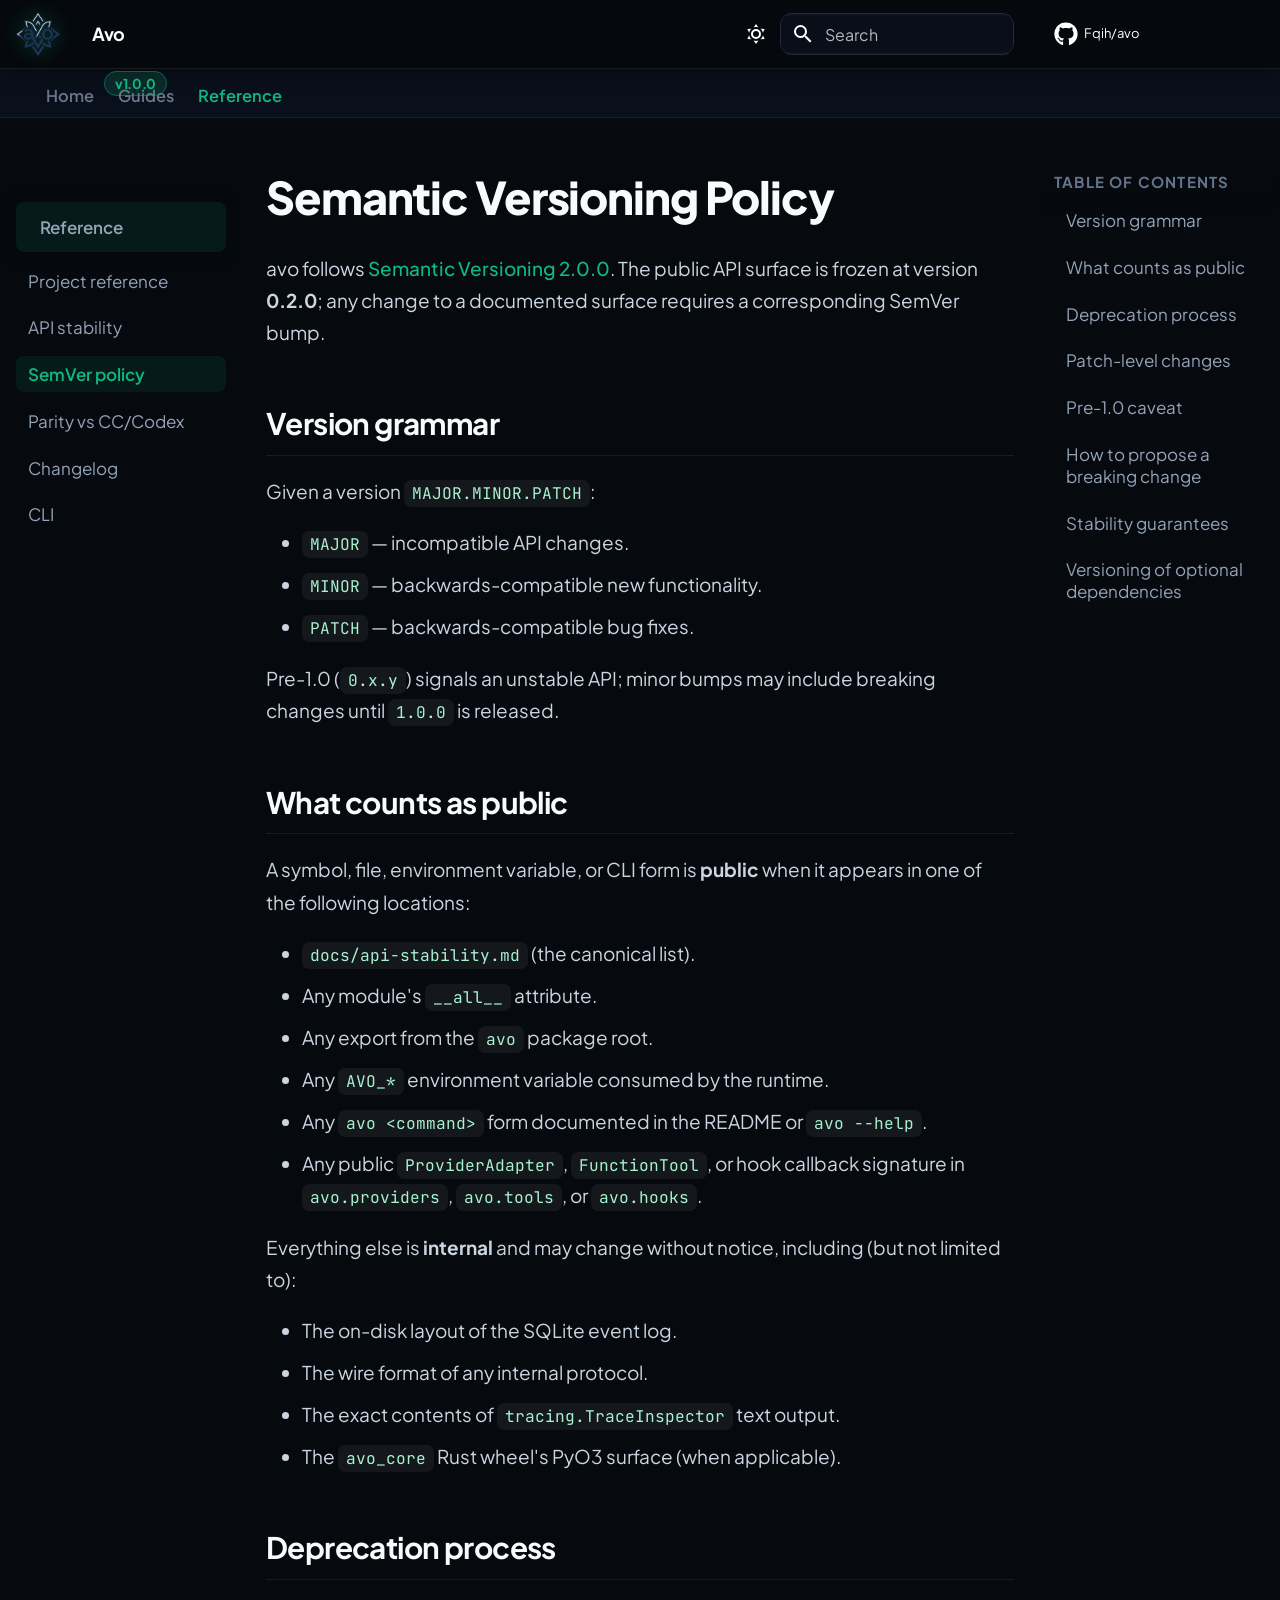
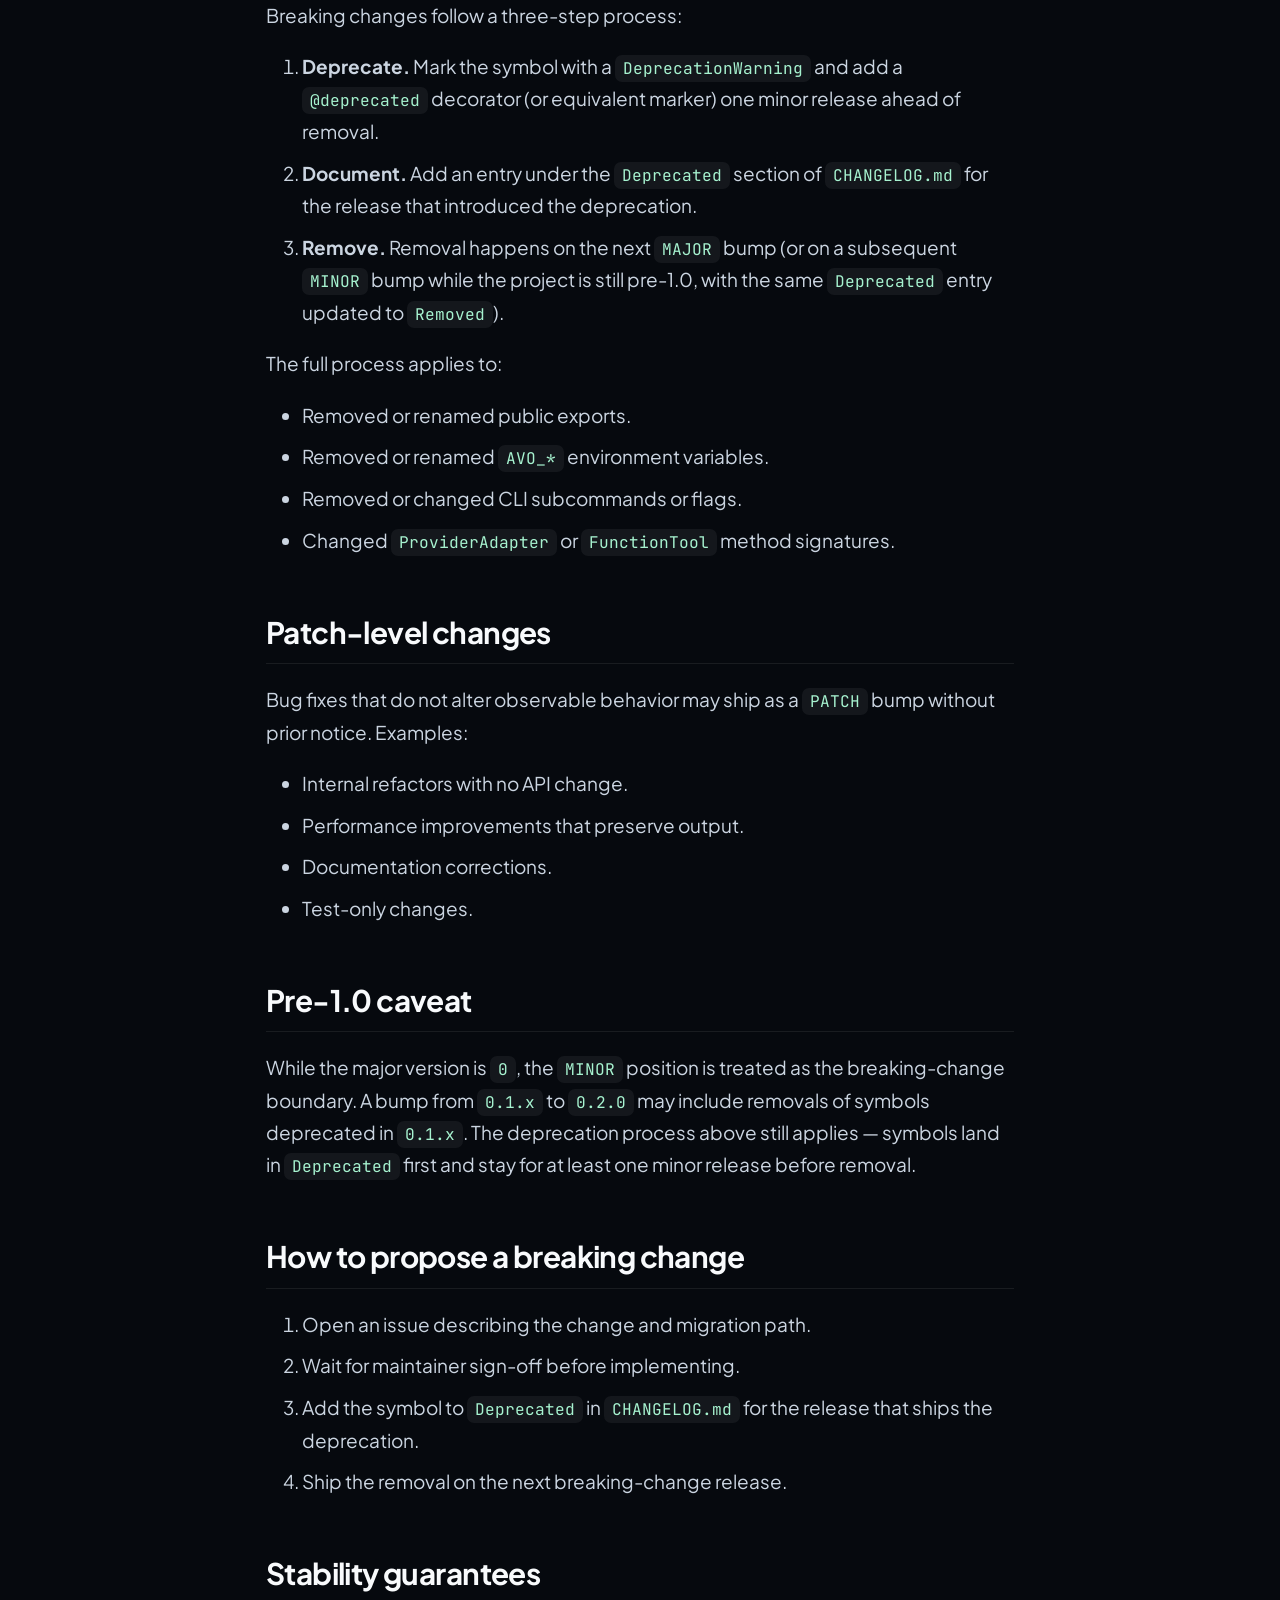
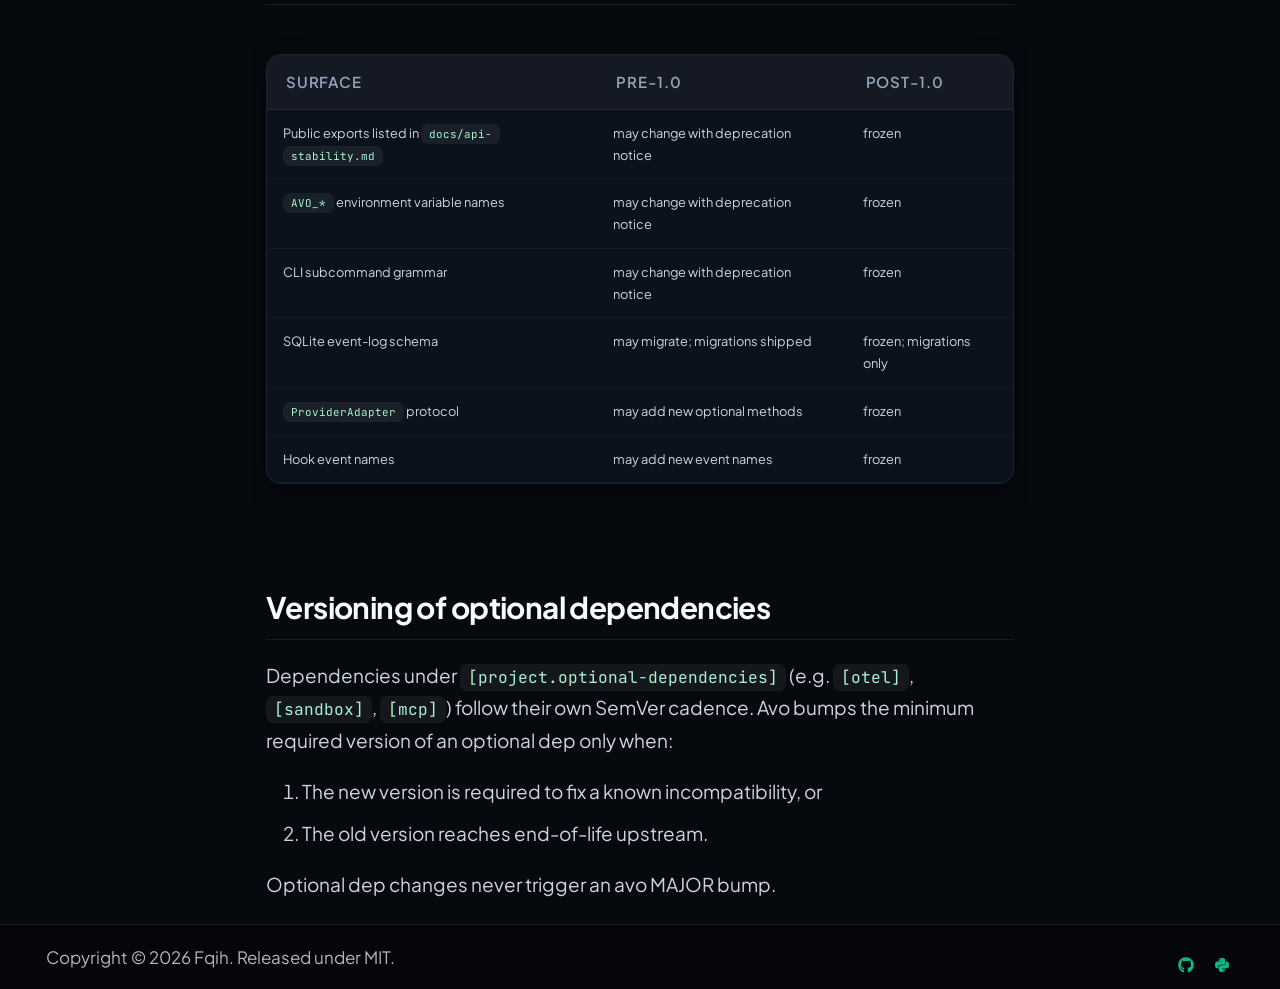
<file: site/semver/index.html>
<!doctype html>
<html lang="en" class="no-js">
  <head>
    
      <meta charset="utf-8">
      <meta name="viewport" content="width=device-width,initial-scale=1">
      
        <meta name="description" content="Provider-agnostic reliability runtime for bounded, observable, resumable AI agent loops.">
      
      
      
        <link rel="canonical" href="https://avo.faqihhakim.tech/semver/">
      
      
        <link rel="prev" href="../api-stability/">
      
      
        <link rel="next" href="../parity-vs-cc-codex/">
      
      
        
      
      
      <link rel="icon" href="../assets/logo.png">
      <meta name="generator" content="mkdocs-1.6.1, mkdocs-material-9.7.7">
    
    
      
        <title>SemVer policy - Avo</title>
      
    
    
      <link rel="stylesheet" href="../assets/stylesheets/main.ec1eaa64.min.css">
      
        
        <link rel="stylesheet" href="../assets/stylesheets/palette.ab4e12ef.min.css">
      
      


    
    
      
    
    
      
        
        
        <link rel="preconnect" href="https://fonts.gstatic.com" crossorigin>
        <link rel="stylesheet" href="https://fonts.googleapis.com/css?family=Roboto:300,300i,400,400i,700,700i%7CRoboto+Mono:400,400i,700,700i&display=fallback">
        <style>:root{--md-text-font:"Roboto";--md-code-font:"Roboto Mono"}</style>
      
    
    
      <link rel="stylesheet" href="../assets/_mkdocstrings.css">
    
      <link rel="stylesheet" href="../assets/extra.css">
    
    <script>__md_scope=new URL("..",location),__md_hash=e=>[...e].reduce(((e,_)=>(e<<5)-e+_.charCodeAt(0)),0),__md_get=(e,_=localStorage,t=__md_scope)=>JSON.parse(_.getItem(t.pathname+"."+e)),__md_set=(e,_,t=localStorage,a=__md_scope)=>{try{t.setItem(a.pathname+"."+e,JSON.stringify(_))}catch(e){}}</script>
    
      

    
    
  </head>
  
  
    
    
      
    
    
    
    
    <body dir="ltr" data-md-color-scheme="default" data-md-color-primary="indigo" data-md-color-accent="indigo">
  
    
    <input class="md-toggle" data-md-toggle="drawer" type="checkbox" id="__drawer" autocomplete="off">
    <input class="md-toggle" data-md-toggle="search" type="checkbox" id="__search" autocomplete="off">
    <label class="md-overlay" for="__drawer"></label>
    <div data-md-component="skip">
      
        
        <a href="#semantic-versioning-policy" class="md-skip">
          Skip to content
        </a>
      
    </div>
    <div data-md-component="announce">
      
    </div>
    
    
      

<header class="md-header" data-md-component="header">
  <nav class="md-header__inner md-grid" aria-label="Header">
    <a href=".." title="Avo" class="md-header__button md-logo" aria-label="Avo" data-md-component="logo">
      
  <img src="../assets/logo.png" alt="logo">

    </a>
    <label class="md-header__button md-icon" for="__drawer">
      
      <svg xmlns="http://www.w3.org/2000/svg" viewBox="0 0 24 24"><path d="M3 6h18v2H3zm0 5h18v2H3zm0 5h18v2H3z"/></svg>
    </label>
    <div class="md-header__title" data-md-component="header-title">
      <div class="md-header__ellipsis">
        <div class="md-header__topic">
          <span class="md-ellipsis">
            Avo
          </span>
        </div>
        <div class="md-header__topic" data-md-component="header-topic">
          <span class="md-ellipsis">
            
              SemVer policy
            
          </span>
        </div>
      </div>
    </div>
    
      
        <form class="md-header__option" data-md-component="palette">
  
    
    
    
    <input class="md-option" data-md-color-media="(prefers-color-scheme: light)" data-md-color-scheme="default" data-md-color-primary="indigo" data-md-color-accent="indigo"  aria-label="Switch to dark mode"  type="radio" name="__palette" id="__palette_0">
    
      <label class="md-header__button md-icon" title="Switch to dark mode" for="__palette_1" hidden>
        <svg xmlns="http://www.w3.org/2000/svg" viewBox="0 0 24 24"><path d="M12 7a5 5 0 0 1 5 5 5 5 0 0 1-5 5 5 5 0 0 1-5-5 5 5 0 0 1 5-5m0 2a3 3 0 0 0-3 3 3 3 0 0 0 3 3 3 3 0 0 0 3-3 3 3 0 0 0-3-3m0-7 2.39 3.42C13.65 5.15 12.84 5 12 5s-1.65.15-2.39.42zM3.34 7l4.16-.35A7.2 7.2 0 0 0 5.94 8.5c-.44.74-.69 1.5-.83 2.29zm.02 10 1.76-3.77a7.131 7.131 0 0 0 2.38 4.14zM20.65 7l-1.77 3.79a7.02 7.02 0 0 0-2.38-4.15zm-.01 10-4.14.36c.59-.51 1.12-1.14 1.54-1.86.42-.73.69-1.5.83-2.29zM12 22l-2.41-3.44c.74.27 1.55.44 2.41.44.82 0 1.63-.17 2.37-.44z"/></svg>
      </label>
    
  
    
    
    
    <input class="md-option" data-md-color-media="(prefers-color-scheme: dark)" data-md-color-scheme="slate" data-md-color-primary="indigo" data-md-color-accent="indigo"  aria-label="Switch to light mode"  type="radio" name="__palette" id="__palette_1">
    
      <label class="md-header__button md-icon" title="Switch to light mode" for="__palette_0" hidden>
        <svg xmlns="http://www.w3.org/2000/svg" viewBox="0 0 24 24"><path d="m17.75 4.09-2.53 1.94.91 3.06-2.63-1.81-2.63 1.81.91-3.06-2.53-1.94L12.44 4l1.06-3 1.06 3zm3.5 6.91-1.64 1.25.59 1.98-1.7-1.17-1.7 1.17.59-1.98L15.75 11l2.06-.05L18.5 9l.69 1.95zm-2.28 4.95c.83-.08 1.72 1.1 1.19 1.85-.32.45-.66.87-1.08 1.27C15.17 23 8.84 23 4.94 19.07c-3.91-3.9-3.91-10.24 0-14.14.4-.4.82-.76 1.27-1.08.75-.53 1.93.36 1.85 1.19-.27 2.86.69 5.83 2.89 8.02a9.96 9.96 0 0 0 8.02 2.89m-1.64 2.02a12.08 12.08 0 0 1-7.8-3.47c-2.17-2.19-3.33-5-3.49-7.82-2.81 3.14-2.7 7.96.31 10.98 3.02 3.01 7.84 3.12 10.98.31"/></svg>
      </label>
    
  
</form>
      
    
    
      <script>var palette=__md_get("__palette");if(palette&&palette.color){if("(prefers-color-scheme)"===palette.color.media){var media=matchMedia("(prefers-color-scheme: light)"),input=document.querySelector(media.matches?"[data-md-color-media='(prefers-color-scheme: light)']":"[data-md-color-media='(prefers-color-scheme: dark)']");palette.color.media=input.getAttribute("data-md-color-media"),palette.color.scheme=input.getAttribute("data-md-color-scheme"),palette.color.primary=input.getAttribute("data-md-color-primary"),palette.color.accent=input.getAttribute("data-md-color-accent")}for(var[key,value]of Object.entries(palette.color))document.body.setAttribute("data-md-color-"+key,value)}</script>
    
    
    
      
      
        <label class="md-header__button md-icon" for="__search">
          
          <svg xmlns="http://www.w3.org/2000/svg" viewBox="0 0 24 24"><path d="M9.5 3A6.5 6.5 0 0 1 16 9.5c0 1.61-.59 3.09-1.56 4.23l.27.27h.79l5 5-1.5 1.5-5-5v-.79l-.27-.27A6.52 6.52 0 0 1 9.5 16 6.5 6.5 0 0 1 3 9.5 6.5 6.5 0 0 1 9.5 3m0 2C7 5 5 7 5 9.5S7 14 9.5 14 14 12 14 9.5 12 5 9.5 5"/></svg>
        </label>
        <div class="md-search" data-md-component="search" role="dialog">
  <label class="md-search__overlay" for="__search"></label>
  <div class="md-search__inner" role="search">
    <form class="md-search__form" name="search">
      <input type="text" class="md-search__input" name="query" aria-label="Search" placeholder="Search" autocapitalize="off" autocorrect="off" autocomplete="off" spellcheck="false" data-md-component="search-query" required>
      <label class="md-search__icon md-icon" for="__search">
        
        <svg xmlns="http://www.w3.org/2000/svg" viewBox="0 0 24 24"><path d="M9.5 3A6.5 6.5 0 0 1 16 9.5c0 1.61-.59 3.09-1.56 4.23l.27.27h.79l5 5-1.5 1.5-5-5v-.79l-.27-.27A6.52 6.52 0 0 1 9.5 16 6.5 6.5 0 0 1 3 9.5 6.5 6.5 0 0 1 9.5 3m0 2C7 5 5 7 5 9.5S7 14 9.5 14 14 12 14 9.5 12 5 9.5 5"/></svg>
        
        <svg xmlns="http://www.w3.org/2000/svg" viewBox="0 0 24 24"><path d="M20 11v2H8l5.5 5.5-1.42 1.42L4.16 12l7.92-7.92L13.5 5.5 8 11z"/></svg>
      </label>
      <nav class="md-search__options" aria-label="Search">
        
        <button type="reset" class="md-search__icon md-icon" title="Clear" aria-label="Clear" tabindex="-1">
          
          <svg xmlns="http://www.w3.org/2000/svg" viewBox="0 0 24 24"><path d="M19 6.41 17.59 5 12 10.59 6.41 5 5 6.41 10.59 12 5 17.59 6.41 19 12 13.41 17.59 19 19 17.59 13.41 12z"/></svg>
        </button>
      </nav>
      
        <div class="md-search__suggest" data-md-component="search-suggest"></div>
      
    </form>
    <div class="md-search__output">
      <div class="md-search__scrollwrap" tabindex="0" data-md-scrollfix>
        <div class="md-search-result" data-md-component="search-result">
          <div class="md-search-result__meta">
            Initializing search
          </div>
          <ol class="md-search-result__list" role="presentation"></ol>
        </div>
      </div>
    </div>
  </div>
</div>
      
    
    
      <div class="md-header__source">
        <a href="https://github.com/Fqih/avo" title="Go to repository" class="md-source" data-md-component="source">
  <div class="md-source__icon md-icon">
    
    <svg xmlns="http://www.w3.org/2000/svg" viewBox="0 0 512 512"><!--! Font Awesome Free 7.1.0 by @fontawesome - https://fontawesome.com License - https://fontawesome.com/license/free (Icons: CC BY 4.0, Fonts: SIL OFL 1.1, Code: MIT License) Copyright 2025 Fonticons, Inc.--><path d="M173.9 397.4c0 2-2.3 3.6-5.2 3.6-3.3.3-5.6-1.3-5.6-3.6 0-2 2.3-3.6 5.2-3.6 3-.3 5.6 1.3 5.6 3.6m-31.1-4.5c-.7 2 1.3 4.3 4.3 4.9 2.6 1 5.6 0 6.2-2s-1.3-4.3-4.3-5.2c-2.6-.7-5.5.3-6.2 2.3m44.2-1.7c-2.9.7-4.9 2.6-4.6 4.9.3 2 2.9 3.3 5.9 2.6 2.9-.7 4.9-2.6 4.6-4.6-.3-1.9-3-3.2-5.9-2.9M252.8 8C114.1 8 8 113.3 8 252c0 110.9 69.8 205.8 169.5 239.2 12.8 2.3 17.3-5.6 17.3-12.1 0-6.2-.3-40.4-.3-61.4 0 0-70 15-84.7-29.8 0 0-11.4-29.1-27.8-36.6 0 0-22.9-15.7 1.6-15.4 0 0 24.9 2 38.6 25.8 21.9 38.6 58.6 27.5 72.9 20.9 2.3-16 8.8-27.1 16-33.7-55.9-6.2-112.3-14.3-112.3-110.5 0-27.5 7.6-41.3 23.6-58.9-2.6-6.5-11.1-33.3 2.6-67.9 20.9-6.5 69 27 69 27 20-5.6 41.5-8.5 62.8-8.5s42.8 2.9 62.8 8.5c0 0 48.1-33.6 69-27 13.7 34.7 5.2 61.4 2.6 67.9 16 17.7 25.8 31.5 25.8 58.9 0 96.5-58.9 104.2-114.8 110.5 9.2 7.9 17 22.9 17 46.4 0 33.7-.3 75.4-.3 83.6 0 6.5 4.6 14.4 17.3 12.1C436.2 457.8 504 362.9 504 252 504 113.3 391.5 8 252.8 8M105.2 352.9c-1.3 1-1 3.3.7 5.2 1.6 1.6 3.9 2.3 5.2 1 1.3-1 1-3.3-.7-5.2-1.6-1.6-3.9-2.3-5.2-1m-10.8-8.1c-.7 1.3.3 2.9 2.3 3.9 1.6 1 3.6.7 4.3-.7.7-1.3-.3-2.9-2.3-3.9-2-.6-3.6-.3-4.3.7m32.4 35.6c-1.6 1.3-1 4.3 1.3 6.2 2.3 2.3 5.2 2.6 6.5 1 1.3-1.3.7-4.3-1.3-6.2-2.2-2.3-5.2-2.6-6.5-1m-11.4-14.7c-1.6 1-1.6 3.6 0 5.9s4.3 3.3 5.6 2.3c1.6-1.3 1.6-3.9 0-6.2-1.4-2.3-4-3.3-5.6-2"/></svg>
  </div>
  <div class="md-source__repository">
    Fqih/avo
  </div>
</a>
      </div>
    
  </nav>
  
</header>
    
    <div class="md-container" data-md-component="container">
      
      
        
          
            
<nav class="md-tabs" aria-label="Tabs" data-md-component="tabs">
  <div class="md-grid">
    <ul class="md-tabs__list">
      
        
  
  
  
  
    <li class="md-tabs__item">
      <a href=".." class="md-tabs__link">
        
  
  
    
  
  Home

      </a>
    </li>
  

      
        
  
  
  
  
    
    
      <li class="md-tabs__item">
        <a href="../guides/quickstart/" class="md-tabs__link">
          
  
  
    
  
  Guides

        </a>
      </li>
    
  

      
        
  
  
  
    
  
  
    
    
      <li class="md-tabs__item md-tabs__item--active">
        <a href="../avo-reference/" class="md-tabs__link">
          
  
  
    
  
  Reference

        </a>
      </li>
    
  

      
    </ul>
  </div>
</nav>
          
        
      
      <main class="md-main" data-md-component="main">
        <div class="md-main__inner md-grid">
          
            
              
              <div class="md-sidebar md-sidebar--primary" data-md-component="sidebar" data-md-type="navigation" >
                <div class="md-sidebar__scrollwrap">
                  <div class="md-sidebar__inner">
                    


  


<nav class="md-nav md-nav--primary md-nav--lifted" aria-label="Navigation" data-md-level="0">
  <label class="md-nav__title" for="__drawer">
    <a href=".." title="Avo" class="md-nav__button md-logo" aria-label="Avo" data-md-component="logo">
      
  <img src="../assets/logo.png" alt="logo">

    </a>
    Avo
  </label>
  
    <div class="md-nav__source">
      <a href="https://github.com/Fqih/avo" title="Go to repository" class="md-source" data-md-component="source">
  <div class="md-source__icon md-icon">
    
    <svg xmlns="http://www.w3.org/2000/svg" viewBox="0 0 512 512"><!--! Font Awesome Free 7.1.0 by @fontawesome - https://fontawesome.com License - https://fontawesome.com/license/free (Icons: CC BY 4.0, Fonts: SIL OFL 1.1, Code: MIT License) Copyright 2025 Fonticons, Inc.--><path d="M173.9 397.4c0 2-2.3 3.6-5.2 3.6-3.3.3-5.6-1.3-5.6-3.6 0-2 2.3-3.6 5.2-3.6 3-.3 5.6 1.3 5.6 3.6m-31.1-4.5c-.7 2 1.3 4.3 4.3 4.9 2.6 1 5.6 0 6.2-2s-1.3-4.3-4.3-5.2c-2.6-.7-5.5.3-6.2 2.3m44.2-1.7c-2.9.7-4.9 2.6-4.6 4.9.3 2 2.9 3.3 5.9 2.6 2.9-.7 4.9-2.6 4.6-4.6-.3-1.9-3-3.2-5.9-2.9M252.8 8C114.1 8 8 113.3 8 252c0 110.9 69.8 205.8 169.5 239.2 12.8 2.3 17.3-5.6 17.3-12.1 0-6.2-.3-40.4-.3-61.4 0 0-70 15-84.7-29.8 0 0-11.4-29.1-27.8-36.6 0 0-22.9-15.7 1.6-15.4 0 0 24.9 2 38.6 25.8 21.9 38.6 58.6 27.5 72.9 20.9 2.3-16 8.8-27.1 16-33.7-55.9-6.2-112.3-14.3-112.3-110.5 0-27.5 7.6-41.3 23.6-58.9-2.6-6.5-11.1-33.3 2.6-67.9 20.9-6.5 69 27 69 27 20-5.6 41.5-8.5 62.8-8.5s42.8 2.9 62.8 8.5c0 0 48.1-33.6 69-27 13.7 34.7 5.2 61.4 2.6 67.9 16 17.7 25.8 31.5 25.8 58.9 0 96.5-58.9 104.2-114.8 110.5 9.2 7.9 17 22.9 17 46.4 0 33.7-.3 75.4-.3 83.6 0 6.5 4.6 14.4 17.3 12.1C436.2 457.8 504 362.9 504 252 504 113.3 391.5 8 252.8 8M105.2 352.9c-1.3 1-1 3.3.7 5.2 1.6 1.6 3.9 2.3 5.2 1 1.3-1 1-3.3-.7-5.2-1.6-1.6-3.9-2.3-5.2-1m-10.8-8.1c-.7 1.3.3 2.9 2.3 3.9 1.6 1 3.6.7 4.3-.7.7-1.3-.3-2.9-2.3-3.9-2-.6-3.6-.3-4.3.7m32.4 35.6c-1.6 1.3-1 4.3 1.3 6.2 2.3 2.3 5.2 2.6 6.5 1 1.3-1.3.7-4.3-1.3-6.2-2.2-2.3-5.2-2.6-6.5-1m-11.4-14.7c-1.6 1-1.6 3.6 0 5.9s4.3 3.3 5.6 2.3c1.6-1.3 1.6-3.9 0-6.2-1.4-2.3-4-3.3-5.6-2"/></svg>
  </div>
  <div class="md-source__repository">
    Fqih/avo
  </div>
</a>
    </div>
  
  <ul class="md-nav__list" data-md-scrollfix>
    
      
      
  
  
  
  
    <li class="md-nav__item">
      <a href=".." class="md-nav__link">
        
  
  
  <span class="md-ellipsis">
    
  
    Home
  

    
  </span>
  
  

      </a>
    </li>
  

    
      
      
  
  
  
  
    
    
      
        
      
        
      
        
      
        
      
        
      
    
    
    
      
      
        
      
    
    
    <li class="md-nav__item md-nav__item--nested">
      
        
        
        <input class="md-nav__toggle md-toggle " type="checkbox" id="__nav_2" >
        
          
          <label class="md-nav__link" for="__nav_2" id="__nav_2_label" tabindex="0">
            
  
  
  <span class="md-ellipsis">
    
  
    Guides
  

    
  </span>
  
  

            <span class="md-nav__icon md-icon"></span>
          </label>
        
        <nav class="md-nav" data-md-level="1" aria-labelledby="__nav_2_label" aria-expanded="false">
          <label class="md-nav__title" for="__nav_2">
            <span class="md-nav__icon md-icon"></span>
            
  
    Guides
  

          </label>
          <ul class="md-nav__list" data-md-scrollfix>
            
              
                
  
  
  
  
    <li class="md-nav__item">
      <a href="../guides/quickstart/" class="md-nav__link">
        
  
  
  <span class="md-ellipsis">
    
  
    Quickstart
  

    
  </span>
  
  

      </a>
    </li>
  

              
            
              
                
  
  
  
  
    <li class="md-nav__item">
      <a href="../guides/token-savers/" class="md-nav__link">
        
  
  
  <span class="md-ellipsis">
    
  
    Token savers
  

    
  </span>
  
  

      </a>
    </li>
  

              
            
              
                
  
  
  
  
    <li class="md-nav__item">
      <a href="../guides/install/" class="md-nav__link">
        
  
  
  <span class="md-ellipsis">
    
  
    Installation
  

    
  </span>
  
  

      </a>
    </li>
  

              
            
              
                
  
  
  
  
    <li class="md-nav__item">
      <a href="../guides/subscription-auth/" class="md-nav__link">
        
  
  
  <span class="md-ellipsis">
    
  
    Subscription OAuth
  

    
  </span>
  
  

      </a>
    </li>
  

              
            
              
                
  
  
  
  
    <li class="md-nav__item">
      <a href="../guides/combo-routing/" class="md-nav__link">
        
  
  
  <span class="md-ellipsis">
    
  
    Combo Routing
  

    
  </span>
  
  

      </a>
    </li>
  

              
            
          </ul>
        </nav>
      
    </li>
  

    
      
      
  
  
    
  
  
  
    
    
      
        
      
        
      
        
      
        
      
        
      
        
      
        
          
        
      
    
    
    
      
        
        
      
      
        
      
    
    
    <li class="md-nav__item md-nav__item--active md-nav__item--section md-nav__item--nested">
      
        
        
        <input class="md-nav__toggle md-toggle " type="checkbox" id="__nav_3" checked>
        
          
          <div class="md-nav__link md-nav__container">
            <a href="../api/" class="md-nav__link ">
              
  
  
  <span class="md-ellipsis">
    
  
    Reference
  

    
  </span>
  
  

            </a>
            
              
              <label class="md-nav__link " for="__nav_3" id="__nav_3_label" tabindex="">
                <span class="md-nav__icon md-icon"></span>
              </label>
            
          </div>
        
        <nav class="md-nav" data-md-level="1" aria-labelledby="__nav_3_label" aria-expanded="true">
          <label class="md-nav__title" for="__nav_3">
            <span class="md-nav__icon md-icon"></span>
            
  
    Reference
  

          </label>
          <ul class="md-nav__list" data-md-scrollfix>
            
              
                
  
  
  
  
    <li class="md-nav__item">
      <a href="../avo-reference/" class="md-nav__link">
        
  
  
  <span class="md-ellipsis">
    
  
    Project reference
  

    
  </span>
  
  

      </a>
    </li>
  

              
            
              
                
  
  
  
  
    <li class="md-nav__item">
      <a href="../api-stability/" class="md-nav__link">
        
  
  
  <span class="md-ellipsis">
    
  
    API stability
  

    
  </span>
  
  

      </a>
    </li>
  

              
            
              
                
  
  
    
  
  
  
    <li class="md-nav__item md-nav__item--active">
      
      <input class="md-nav__toggle md-toggle" type="checkbox" id="__toc">
      
      
        
      
      
        <label class="md-nav__link md-nav__link--active" for="__toc">
          
  
  
  <span class="md-ellipsis">
    
  
    SemVer policy
  

    
  </span>
  
  

          <span class="md-nav__icon md-icon"></span>
        </label>
      
      <a href="./" class="md-nav__link md-nav__link--active">
        
  
  
  <span class="md-ellipsis">
    
  
    SemVer policy
  

    
  </span>
  
  

      </a>
      
        

<nav class="md-nav md-nav--secondary" aria-label="Table of contents">
  
  
  
    
  
  
    <label class="md-nav__title" for="__toc">
      <span class="md-nav__icon md-icon"></span>
      Table of contents
    </label>
    <ul class="md-nav__list" data-md-component="toc" data-md-scrollfix>
      
        <li class="md-nav__item">
  <a href="#version-grammar" class="md-nav__link">
    <span class="md-ellipsis">
      
        Version grammar
      
    </span>
  </a>
  
</li>
      
        <li class="md-nav__item">
  <a href="#what-counts-as-public" class="md-nav__link">
    <span class="md-ellipsis">
      
        What counts as public
      
    </span>
  </a>
  
</li>
      
        <li class="md-nav__item">
  <a href="#deprecation-process" class="md-nav__link">
    <span class="md-ellipsis">
      
        Deprecation process
      
    </span>
  </a>
  
</li>
      
        <li class="md-nav__item">
  <a href="#patch-level-changes" class="md-nav__link">
    <span class="md-ellipsis">
      
        Patch-level changes
      
    </span>
  </a>
  
</li>
      
        <li class="md-nav__item">
  <a href="#pre-10-caveat" class="md-nav__link">
    <span class="md-ellipsis">
      
        Pre-1.0 caveat
      
    </span>
  </a>
  
</li>
      
        <li class="md-nav__item">
  <a href="#how-to-propose-a-breaking-change" class="md-nav__link">
    <span class="md-ellipsis">
      
        How to propose a breaking change
      
    </span>
  </a>
  
</li>
      
        <li class="md-nav__item">
  <a href="#stability-guarantees" class="md-nav__link">
    <span class="md-ellipsis">
      
        Stability guarantees
      
    </span>
  </a>
  
</li>
      
        <li class="md-nav__item">
  <a href="#versioning-of-optional-dependencies" class="md-nav__link">
    <span class="md-ellipsis">
      
        Versioning of optional dependencies
      
    </span>
  </a>
  
</li>
      
    </ul>
  
</nav>
      
    </li>
  

              
            
              
                
  
  
  
  
    <li class="md-nav__item">
      <a href="../parity-vs-cc-codex/" class="md-nav__link">
        
  
  
  <span class="md-ellipsis">
    
  
    Parity vs CC/Codex
  

    
  </span>
  
  

      </a>
    </li>
  

              
            
              
                
  
  
  
  
    <li class="md-nav__item">
      <a href="../changelog/" class="md-nav__link">
        
  
  
  <span class="md-ellipsis">
    
  
    Changelog
  

    
  </span>
  
  

      </a>
    </li>
  

              
            
              
                
  
  
  
  
    <li class="md-nav__item">
      <a href="../cli/" class="md-nav__link">
        
  
  
  <span class="md-ellipsis">
    
  
    CLI
  

    
  </span>
  
  

      </a>
    </li>
  

              
            
              
            
          </ul>
        </nav>
      
    </li>
  

    
  </ul>
</nav>
                  </div>
                </div>
              </div>
            
            
              
              <div class="md-sidebar md-sidebar--secondary" data-md-component="sidebar" data-md-type="toc" >
                <div class="md-sidebar__scrollwrap">
                  <div class="md-sidebar__inner">
                    

<nav class="md-nav md-nav--secondary" aria-label="Table of contents">
  
  
  
    
  
  
    <label class="md-nav__title" for="__toc">
      <span class="md-nav__icon md-icon"></span>
      Table of contents
    </label>
    <ul class="md-nav__list" data-md-component="toc" data-md-scrollfix>
      
        <li class="md-nav__item">
  <a href="#version-grammar" class="md-nav__link">
    <span class="md-ellipsis">
      
        Version grammar
      
    </span>
  </a>
  
</li>
      
        <li class="md-nav__item">
  <a href="#what-counts-as-public" class="md-nav__link">
    <span class="md-ellipsis">
      
        What counts as public
      
    </span>
  </a>
  
</li>
      
        <li class="md-nav__item">
  <a href="#deprecation-process" class="md-nav__link">
    <span class="md-ellipsis">
      
        Deprecation process
      
    </span>
  </a>
  
</li>
      
        <li class="md-nav__item">
  <a href="#patch-level-changes" class="md-nav__link">
    <span class="md-ellipsis">
      
        Patch-level changes
      
    </span>
  </a>
  
</li>
      
        <li class="md-nav__item">
  <a href="#pre-10-caveat" class="md-nav__link">
    <span class="md-ellipsis">
      
        Pre-1.0 caveat
      
    </span>
  </a>
  
</li>
      
        <li class="md-nav__item">
  <a href="#how-to-propose-a-breaking-change" class="md-nav__link">
    <span class="md-ellipsis">
      
        How to propose a breaking change
      
    </span>
  </a>
  
</li>
      
        <li class="md-nav__item">
  <a href="#stability-guarantees" class="md-nav__link">
    <span class="md-ellipsis">
      
        Stability guarantees
      
    </span>
  </a>
  
</li>
      
        <li class="md-nav__item">
  <a href="#versioning-of-optional-dependencies" class="md-nav__link">
    <span class="md-ellipsis">
      
        Versioning of optional dependencies
      
    </span>
  </a>
  
</li>
      
    </ul>
  
</nav>
                  </div>
                </div>
              </div>
            
          
          
            <div class="md-content" data-md-component="content">
              
              <article class="md-content__inner md-typeset">
                
                  


  
  


<h1 id="semantic-versioning-policy">Semantic Versioning Policy<a class="headerlink" href="#semantic-versioning-policy" title="Permanent link">&para;</a></h1>
<p>avo follows <a href="https://semver.org/spec/v2.0.0.html">Semantic Versioning 2.0.0</a>.
The public API surface is frozen at version <strong>0.2.0</strong>; any change to a
documented surface requires a corresponding SemVer bump.</p>
<h2 id="version-grammar">Version grammar<a class="headerlink" href="#version-grammar" title="Permanent link">&para;</a></h2>
<p>Given a version <code>MAJOR.MINOR.PATCH</code>:</p>
<ul>
<li><code>MAJOR</code> — incompatible API changes.</li>
<li><code>MINOR</code> — backwards-compatible new functionality.</li>
<li><code>PATCH</code> — backwards-compatible bug fixes.</li>
</ul>
<p>Pre-1.0 (<code>0.x.y</code>) signals an unstable API; minor bumps may include
breaking changes until <code>1.0.0</code> is released.</p>
<h2 id="what-counts-as-public">What counts as public<a class="headerlink" href="#what-counts-as-public" title="Permanent link">&para;</a></h2>
<p>A symbol, file, environment variable, or CLI form is <strong>public</strong> when
it appears in one of the following locations:</p>
<ul>
<li><code>docs/api-stability.md</code> (the canonical list).</li>
<li>Any module's <code>__all__</code> attribute.</li>
<li>Any export from the <code>avo</code> package root.</li>
<li>Any <code>AVO_*</code> environment variable consumed by the runtime.</li>
<li>Any <code>avo &lt;command&gt;</code> form documented in the README or <code>avo --help</code>.</li>
<li>Any public <code>ProviderAdapter</code>, <code>FunctionTool</code>, or hook callback
  signature in <code>avo.providers</code>, <code>avo.tools</code>, or <code>avo.hooks</code>.</li>
</ul>
<p>Everything else is <strong>internal</strong> and may change without notice,
including (but not limited to):</p>
<ul>
<li>The on-disk layout of the SQLite event log.</li>
<li>The wire format of any internal protocol.</li>
<li>The exact contents of <code>tracing.TraceInspector</code> text output.</li>
<li>The <code>avo_core</code> Rust wheel's PyO3 surface (when applicable).</li>
</ul>
<h2 id="deprecation-process">Deprecation process<a class="headerlink" href="#deprecation-process" title="Permanent link">&para;</a></h2>
<p>Breaking changes follow a three-step process:</p>
<ol>
<li><strong>Deprecate.</strong> Mark the symbol with a <code>DeprecationWarning</code> and
   add a <code>@deprecated</code> decorator (or equivalent marker) one minor
   release ahead of removal.</li>
<li><strong>Document.</strong> Add an entry under the <code>Deprecated</code> section of
   <code>CHANGELOG.md</code> for the release that introduced the deprecation.</li>
<li><strong>Remove.</strong> Removal happens on the next <code>MAJOR</code> bump (or on a
   subsequent <code>MINOR</code> bump while the project is still pre-1.0, with
   the same <code>Deprecated</code> entry updated to <code>Removed</code>).</li>
</ol>
<p>The full process applies to:</p>
<ul>
<li>Removed or renamed public exports.</li>
<li>Removed or renamed <code>AVO_*</code> environment variables.</li>
<li>Removed or changed CLI subcommands or flags.</li>
<li>Changed <code>ProviderAdapter</code> or <code>FunctionTool</code> method signatures.</li>
</ul>
<h2 id="patch-level-changes">Patch-level changes<a class="headerlink" href="#patch-level-changes" title="Permanent link">&para;</a></h2>
<p>Bug fixes that do not alter observable behavior may ship as a
<code>PATCH</code> bump without prior notice. Examples:</p>
<ul>
<li>Internal refactors with no API change.</li>
<li>Performance improvements that preserve output.</li>
<li>Documentation corrections.</li>
<li>Test-only changes.</li>
</ul>
<h2 id="pre-10-caveat">Pre-1.0 caveat<a class="headerlink" href="#pre-10-caveat" title="Permanent link">&para;</a></h2>
<p>While the major version is <code>0</code>, the <code>MINOR</code> position is treated as
the breaking-change boundary. A bump from <code>0.1.x</code> to <code>0.2.0</code> may
include removals of symbols deprecated in <code>0.1.x</code>. The deprecation
process above still applies — symbols land in <code>Deprecated</code> first
and stay for at least one minor release before removal.</p>
<h2 id="how-to-propose-a-breaking-change">How to propose a breaking change<a class="headerlink" href="#how-to-propose-a-breaking-change" title="Permanent link">&para;</a></h2>
<ol>
<li>Open an issue describing the change and migration path.</li>
<li>Wait for maintainer sign-off before implementing.</li>
<li>Add the symbol to <code>Deprecated</code> in <code>CHANGELOG.md</code> for the
   release that ships the deprecation.</li>
<li>Ship the removal on the next breaking-change release.</li>
</ol>
<h2 id="stability-guarantees">Stability guarantees<a class="headerlink" href="#stability-guarantees" title="Permanent link">&para;</a></h2>
<table>
<thead>
<tr>
<th>Surface</th>
<th>Pre-1.0</th>
<th>Post-1.0</th>
</tr>
</thead>
<tbody>
<tr>
<td>Public exports listed in <code>docs/api-stability.md</code></td>
<td>may change with deprecation notice</td>
<td>frozen</td>
</tr>
<tr>
<td><code>AVO_*</code> environment variable names</td>
<td>may change with deprecation notice</td>
<td>frozen</td>
</tr>
<tr>
<td>CLI subcommand grammar</td>
<td>may change with deprecation notice</td>
<td>frozen</td>
</tr>
<tr>
<td>SQLite event-log schema</td>
<td>may migrate; migrations shipped</td>
<td>frozen; migrations only</td>
</tr>
<tr>
<td><code>ProviderAdapter</code> protocol</td>
<td>may add new optional methods</td>
<td>frozen</td>
</tr>
<tr>
<td>Hook event names</td>
<td>may add new event names</td>
<td>frozen</td>
</tr>
</tbody>
</table>
<h2 id="versioning-of-optional-dependencies">Versioning of optional dependencies<a class="headerlink" href="#versioning-of-optional-dependencies" title="Permanent link">&para;</a></h2>
<p>Dependencies under <code>[project.optional-dependencies]</code> (e.g. <code>[otel]</code>,
<code>[sandbox]</code>, <code>[mcp]</code>) follow their own SemVer cadence. Avo bumps
the minimum required version of an optional dep only when:</p>
<ol>
<li>The new version is required to fix a known incompatibility, or</li>
<li>The old version reaches end-of-life upstream.</li>
</ol>
<p>Optional dep changes never trigger an avo MAJOR bump.</p>












                
              </article>
            </div>
          
          
<script>var target=document.getElementById(location.hash.slice(1));target&&target.name&&(target.checked=target.name.startsWith("__tabbed_"))</script>
        </div>
        
          <button type="button" class="md-top md-icon" data-md-component="top" hidden>
  
  <svg xmlns="http://www.w3.org/2000/svg" viewBox="0 0 24 24"><path d="M13 20h-2V8l-5.5 5.5-1.42-1.42L12 4.16l7.92 7.92-1.42 1.42L13 8z"/></svg>
  Back to top
</button>
        
      </main>
      
        <footer class="md-footer">
  
  <div class="md-footer-meta md-typeset">
    <div class="md-footer-meta__inner md-grid">
      <div class="md-copyright">
  
    <div class="md-copyright__highlight">
      Copyright &copy; 2026 Fqih. Released under MIT.
    </div>
  
  
</div>
      
        
<div class="md-social">
  
    
    
    
    
    <a href="https://github.com/Fqih/avo" target="_blank" rel="noopener" title="Avo on GitHub" class="md-social__link">
      <svg xmlns="http://www.w3.org/2000/svg" viewBox="0 0 512 512"><!--! Font Awesome Free 7.1.0 by @fontawesome - https://fontawesome.com License - https://fontawesome.com/license/free (Icons: CC BY 4.0, Fonts: SIL OFL 1.1, Code: MIT License) Copyright 2025 Fonticons, Inc.--><path d="M173.9 397.4c0 2-2.3 3.6-5.2 3.6-3.3.3-5.6-1.3-5.6-3.6 0-2 2.3-3.6 5.2-3.6 3-.3 5.6 1.3 5.6 3.6m-31.1-4.5c-.7 2 1.3 4.3 4.3 4.9 2.6 1 5.6 0 6.2-2s-1.3-4.3-4.3-5.2c-2.6-.7-5.5.3-6.2 2.3m44.2-1.7c-2.9.7-4.9 2.6-4.6 4.9.3 2 2.9 3.3 5.9 2.6 2.9-.7 4.9-2.6 4.6-4.6-.3-1.9-3-3.2-5.9-2.9M252.8 8C114.1 8 8 113.3 8 252c0 110.9 69.8 205.8 169.5 239.2 12.8 2.3 17.3-5.6 17.3-12.1 0-6.2-.3-40.4-.3-61.4 0 0-70 15-84.7-29.8 0 0-11.4-29.1-27.8-36.6 0 0-22.9-15.7 1.6-15.4 0 0 24.9 2 38.6 25.8 21.9 38.6 58.6 27.5 72.9 20.9 2.3-16 8.8-27.1 16-33.7-55.9-6.2-112.3-14.3-112.3-110.5 0-27.5 7.6-41.3 23.6-58.9-2.6-6.5-11.1-33.3 2.6-67.9 20.9-6.5 69 27 69 27 20-5.6 41.5-8.5 62.8-8.5s42.8 2.9 62.8 8.5c0 0 48.1-33.6 69-27 13.7 34.7 5.2 61.4 2.6 67.9 16 17.7 25.8 31.5 25.8 58.9 0 96.5-58.9 104.2-114.8 110.5 9.2 7.9 17 22.9 17 46.4 0 33.7-.3 75.4-.3 83.6 0 6.5 4.6 14.4 17.3 12.1C436.2 457.8 504 362.9 504 252 504 113.3 391.5 8 252.8 8M105.2 352.9c-1.3 1-1 3.3.7 5.2 1.6 1.6 3.9 2.3 5.2 1 1.3-1 1-3.3-.7-5.2-1.6-1.6-3.9-2.3-5.2-1m-10.8-8.1c-.7 1.3.3 2.9 2.3 3.9 1.6 1 3.6.7 4.3-.7.7-1.3-.3-2.9-2.3-3.9-2-.6-3.6-.3-4.3.7m32.4 35.6c-1.6 1.3-1 4.3 1.3 6.2 2.3 2.3 5.2 2.6 6.5 1 1.3-1.3.7-4.3-1.3-6.2-2.2-2.3-5.2-2.6-6.5-1m-11.4-14.7c-1.6 1-1.6 3.6 0 5.9s4.3 3.3 5.6 2.3c1.6-1.3 1.6-3.9 0-6.2-1.4-2.3-4-3.3-5.6-2"/></svg>
    </a>
  
    
    
    
    
    <a href="https://pypi.org/project/avo/" target="_blank" rel="noopener" title="Avo on PyPI" class="md-social__link">
      <svg xmlns="http://www.w3.org/2000/svg" viewBox="0 0 448 512"><!--! Font Awesome Free 7.1.0 by @fontawesome - https://fontawesome.com License - https://fontawesome.com/license/free (Icons: CC BY 4.0, Fonts: SIL OFL 1.1, Code: MIT License) Copyright 2025 Fonticons, Inc.--><path d="M439.8 200.5c-7.7-30.9-22.3-54.2-53.4-54.2h-40.1v47.4c0 36.8-31.2 67.8-66.8 67.8H172.7c-29.2 0-53.4 25-53.4 54.3v101.8c0 29 25.2 46 53.4 54.3 33.8 9.9 66.3 11.7 106.8 0 26.9-7.8 53.4-23.5 53.4-54.3v-40.7H226.2v-13.6h160.2c31.1 0 42.6-21.7 53.4-54.2 11.2-33.5 10.7-65.7 0-108.6M286.2 444.7a20.4 20.4 0 1 1 0-40.7 20.4 20.4 0 1 1 0 40.7M167.8 248.1h106.8c29.7 0 53.4-24.5 53.4-54.3V91.9c0-29-24.4-50.7-53.4-55.6-35.8-5.9-74.7-5.6-106.8.1-45.2 8-53.4 24.7-53.4 55.6v40.7h106.9v13.6h-147c-31.1 0-58.3 18.7-66.8 54.2-9.8 40.7-10.2 66.1 0 108.6 7.6 31.6 25.7 54.2 56.8 54.2H101v-48.8c0-35.3 30.5-66.4 66.8-66.4m-6.6-183.4a20.4 20.4 0 1 1 0 40.8 20.4 20.4 0 1 1 0-40.8"/></svg>
    </a>
  
</div>
      
    </div>
  </div>
</footer>
      
    </div>
    <div class="md-dialog" data-md-component="dialog">
      <div class="md-dialog__inner md-typeset"></div>
    </div>
    
    
    
      
      
      <script id="__config" type="application/json">{"annotate": null, "base": "..", "features": ["navigation.tabs", "navigation.sections", "navigation.indexes", "navigation.top", "navigation.tracking", "content.code.copy", "content.code.annotate", "search.suggest", "search.highlight", "toc.follow"], "search": "../assets/javascripts/workers/search.2c215733.min.js", "tags": null, "translations": {"clipboard.copied": "Copied to clipboard", "clipboard.copy": "Copy to clipboard", "search.result.more.one": "1 more on this page", "search.result.more.other": "# more on this page", "search.result.none": "No matching documents", "search.result.one": "1 matching document", "search.result.other": "# matching documents", "search.result.placeholder": "Type to start searching", "search.result.term.missing": "Missing", "select.version": "Select version"}, "version": null}</script>
    
    
      <script src="../assets/javascripts/bundle.d7400e89.min.js"></script>
      
    
  </body>
</html>
</file>
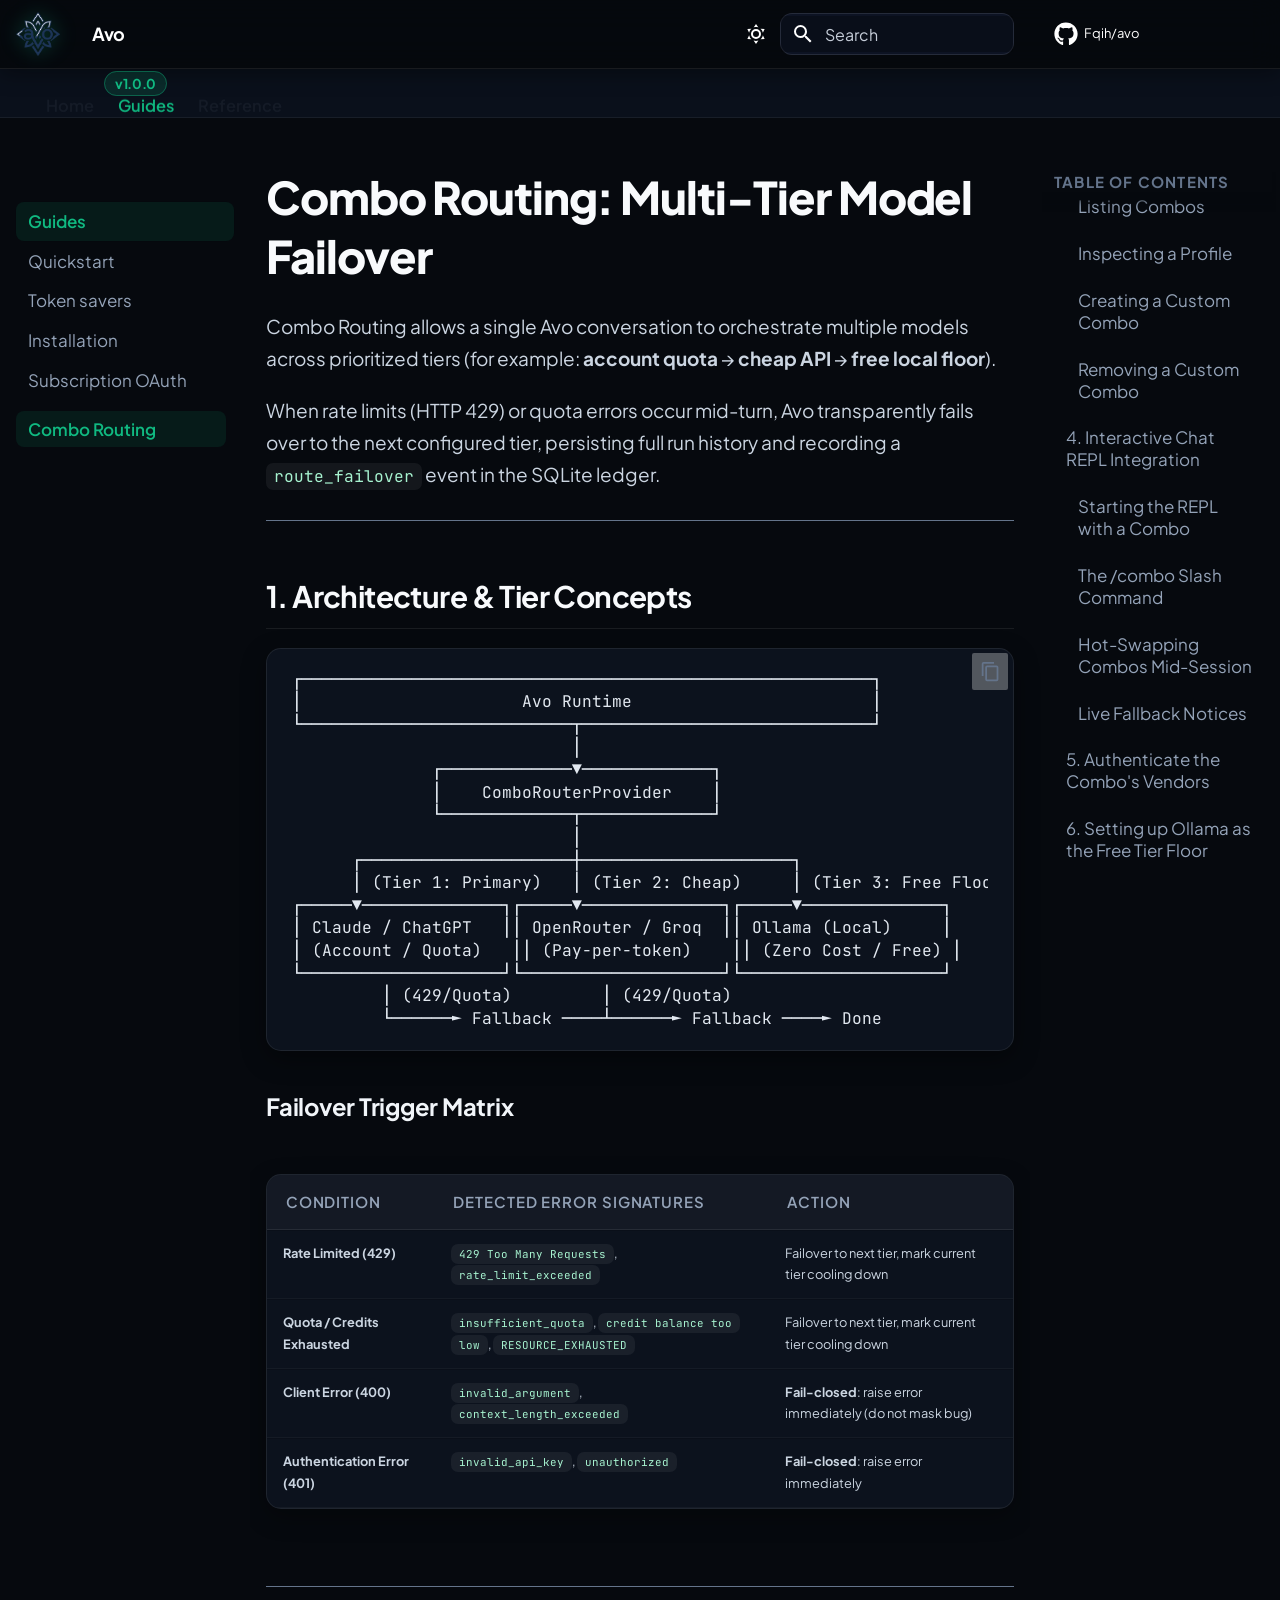
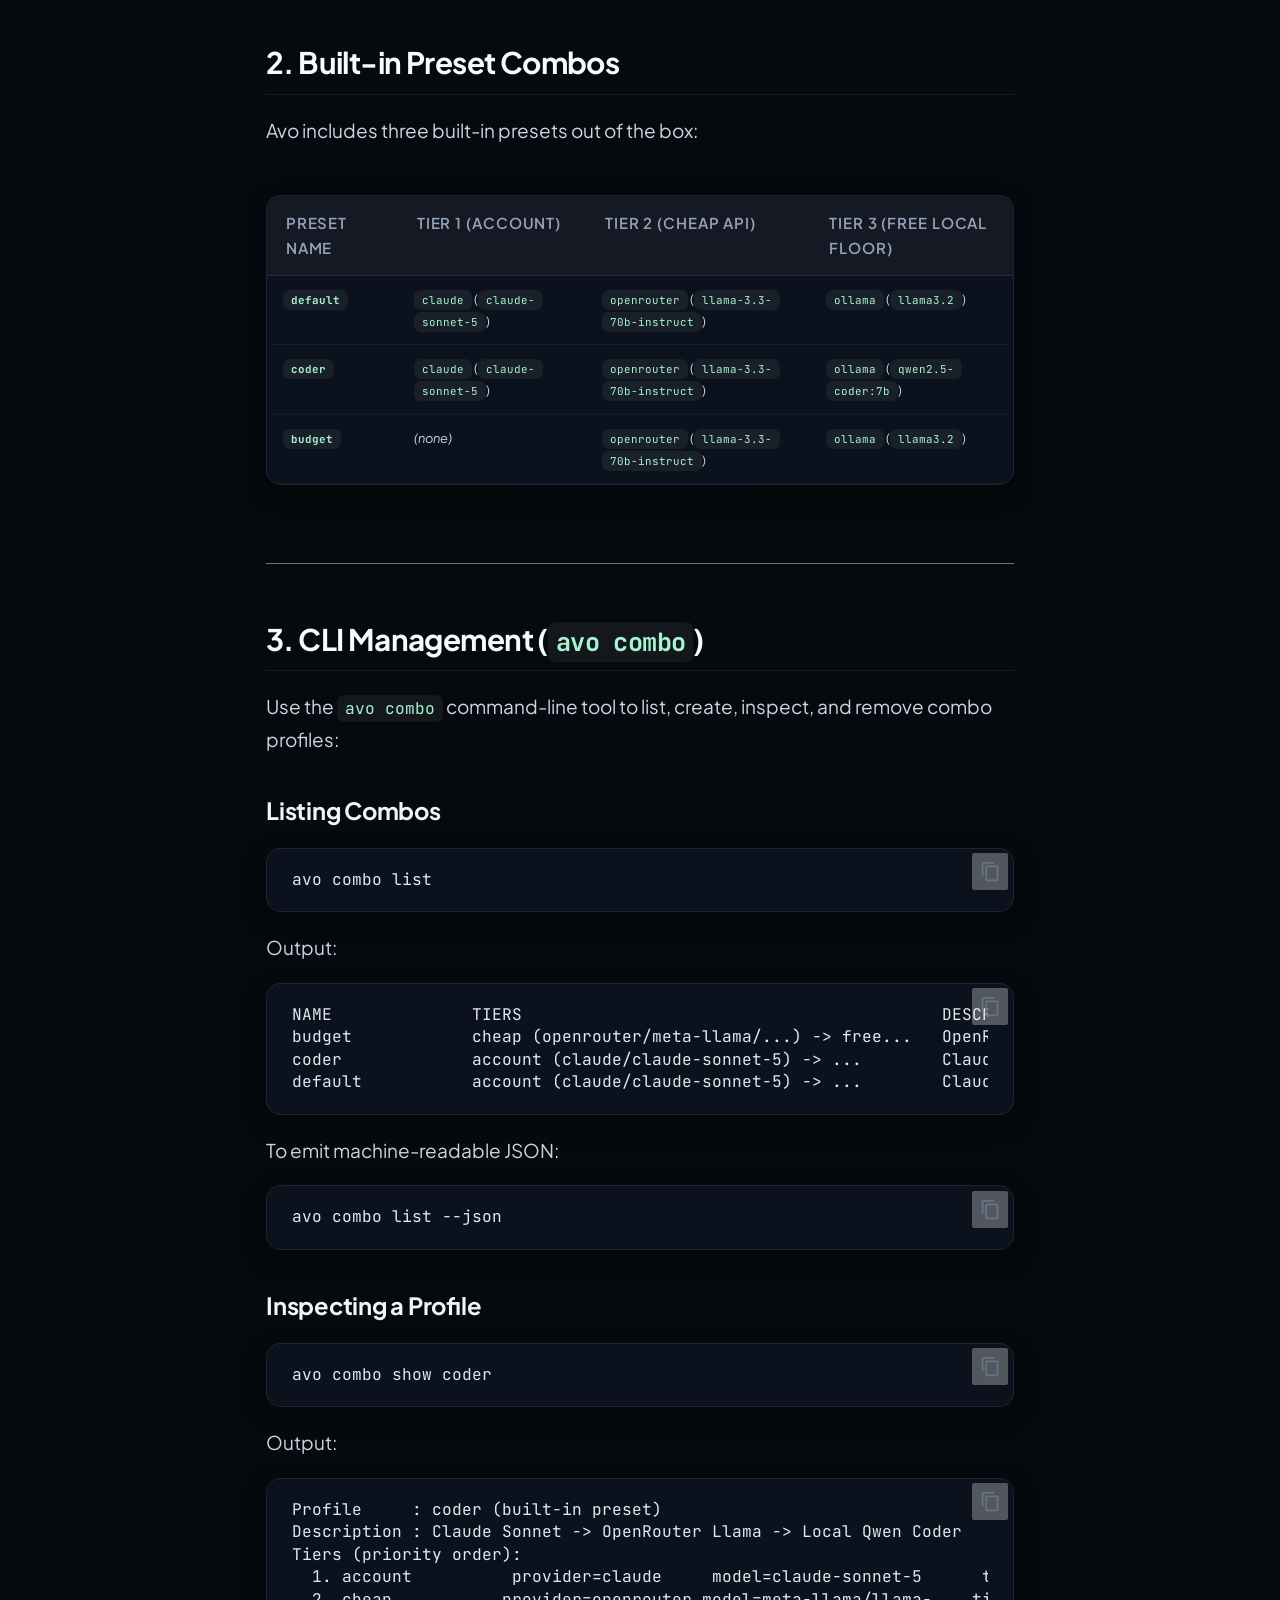
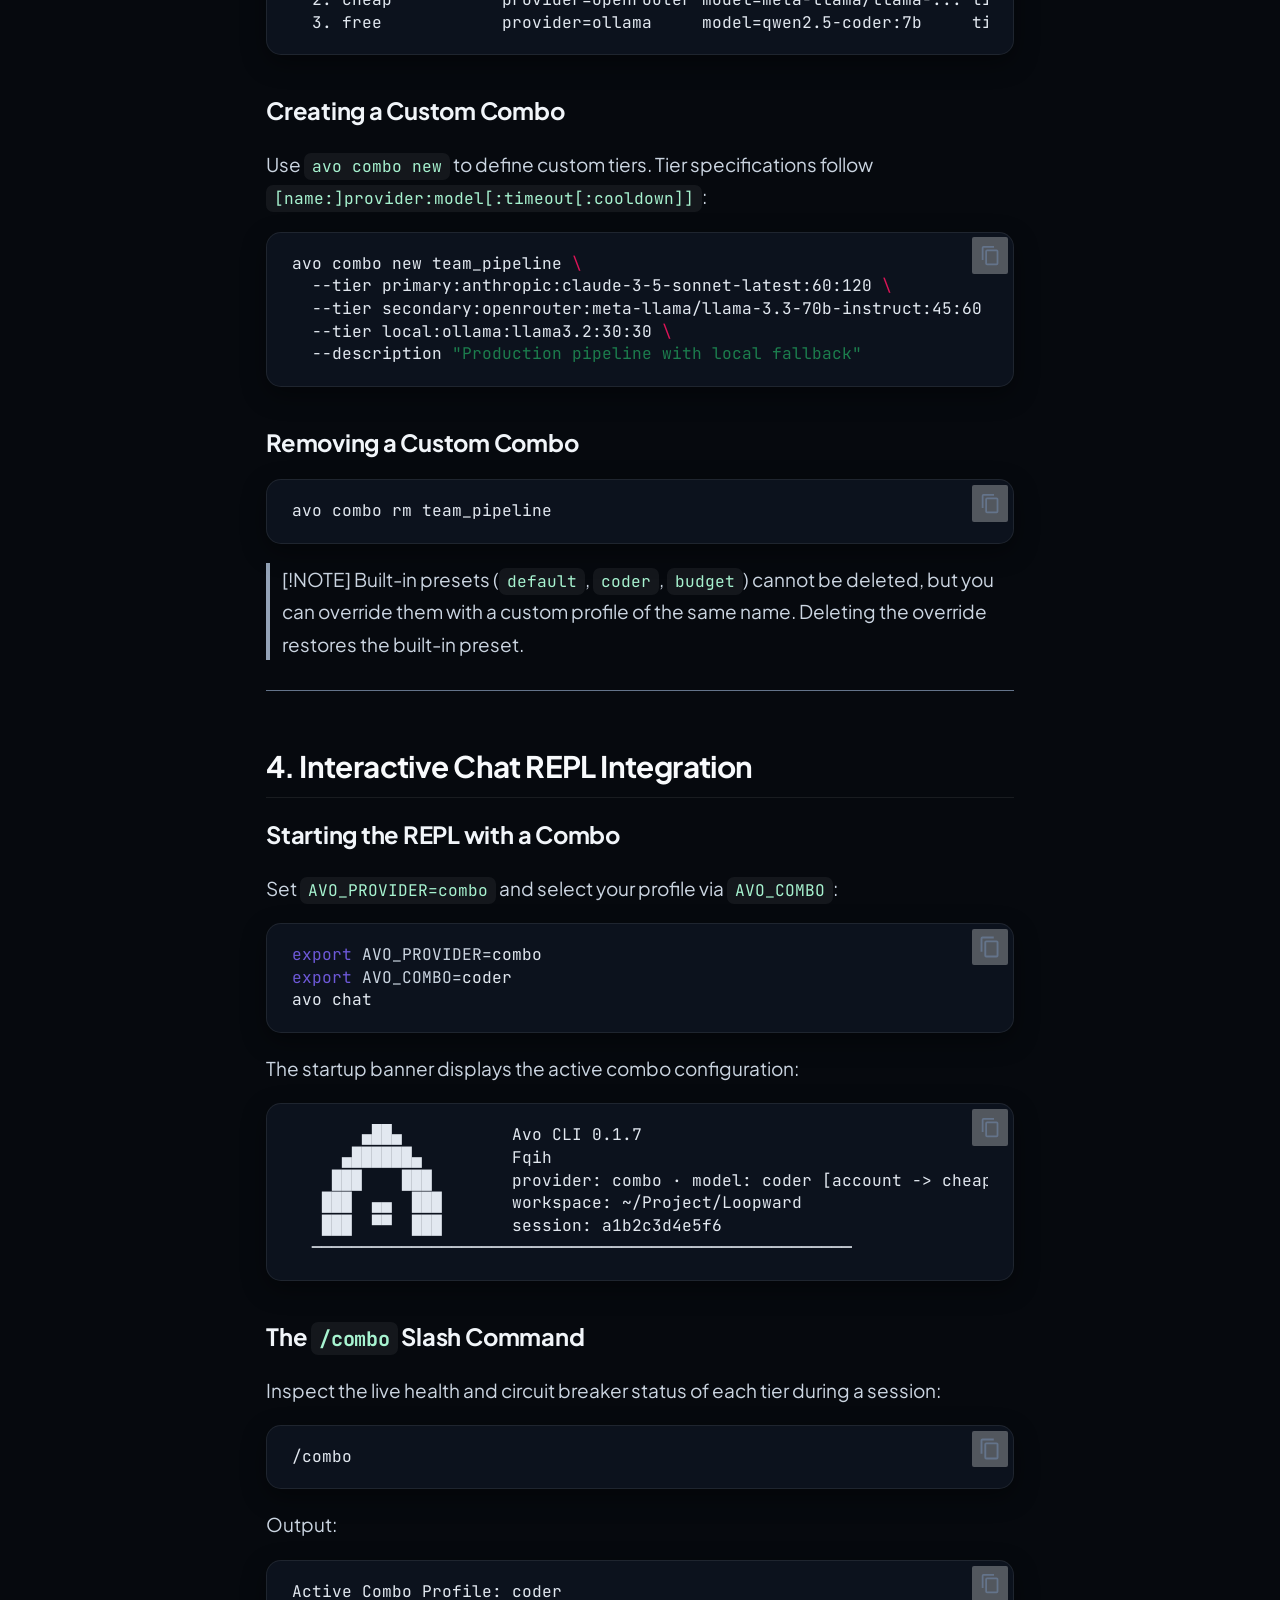
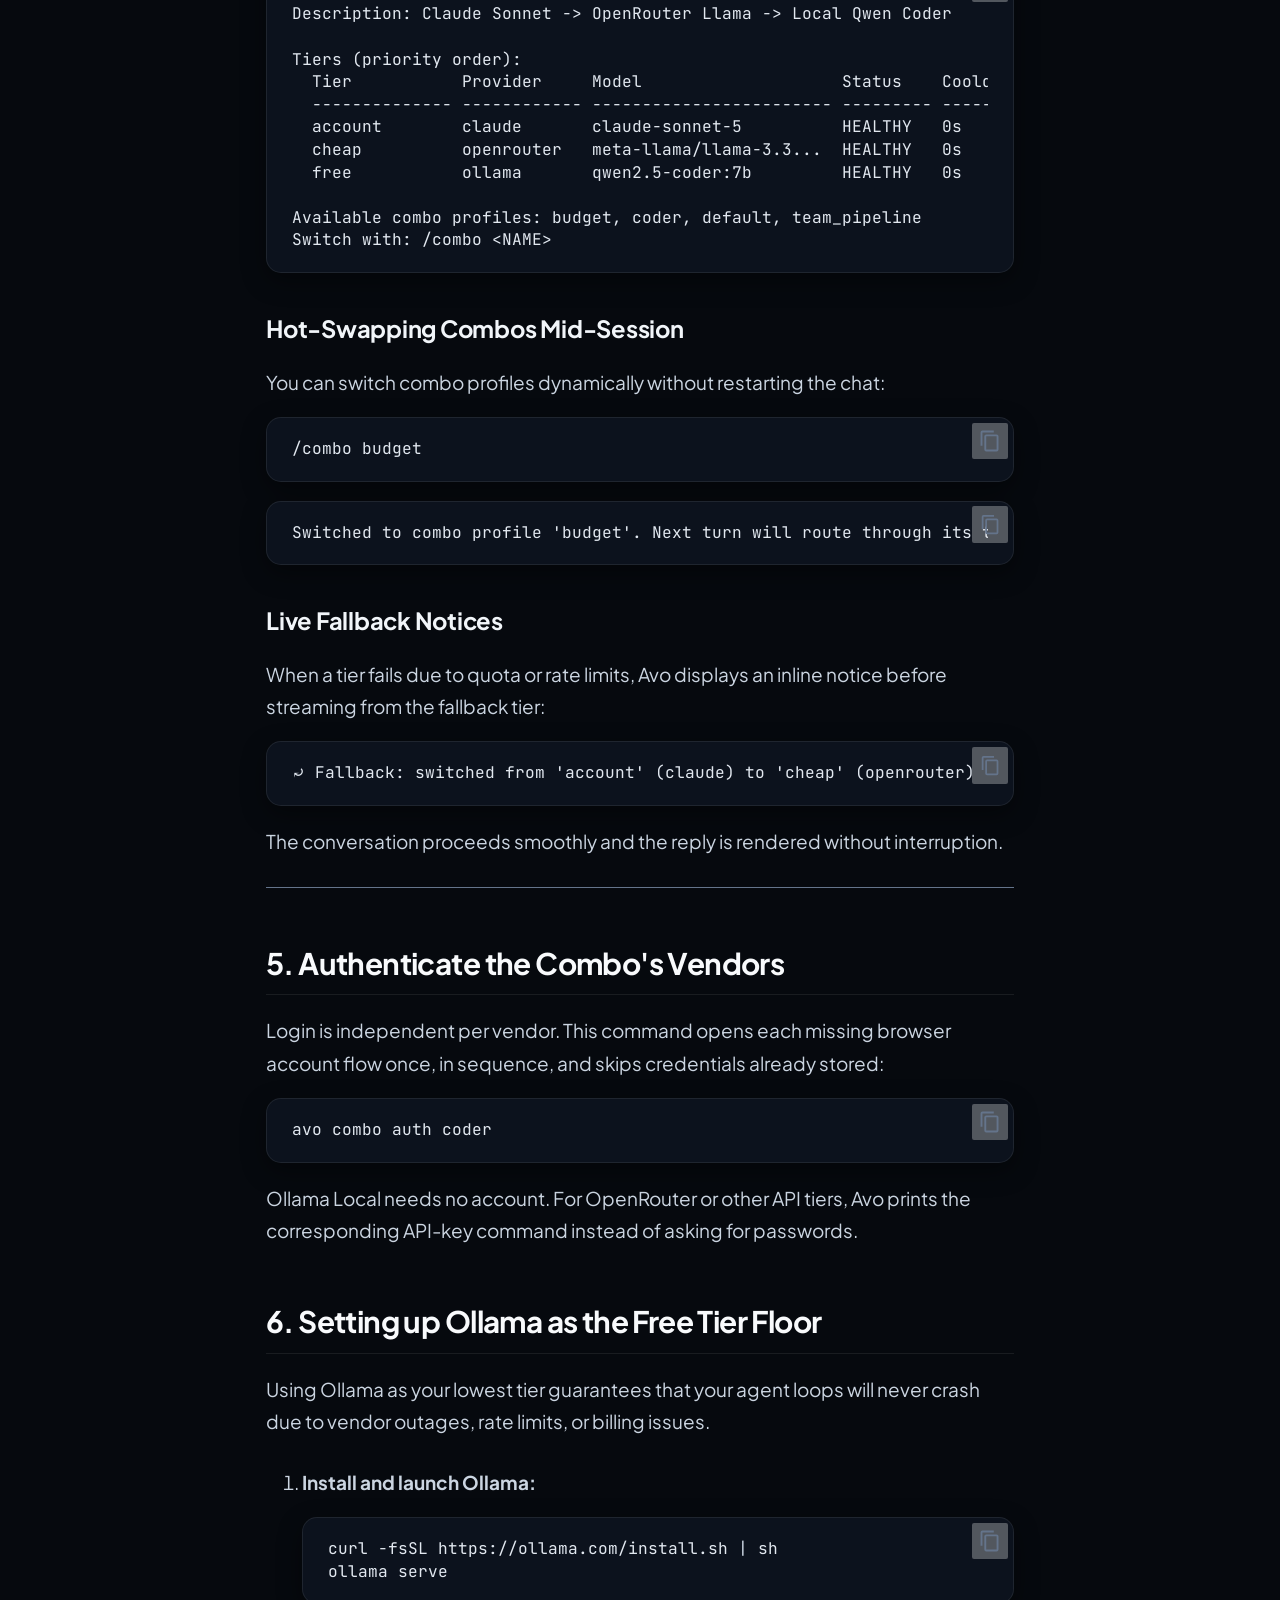
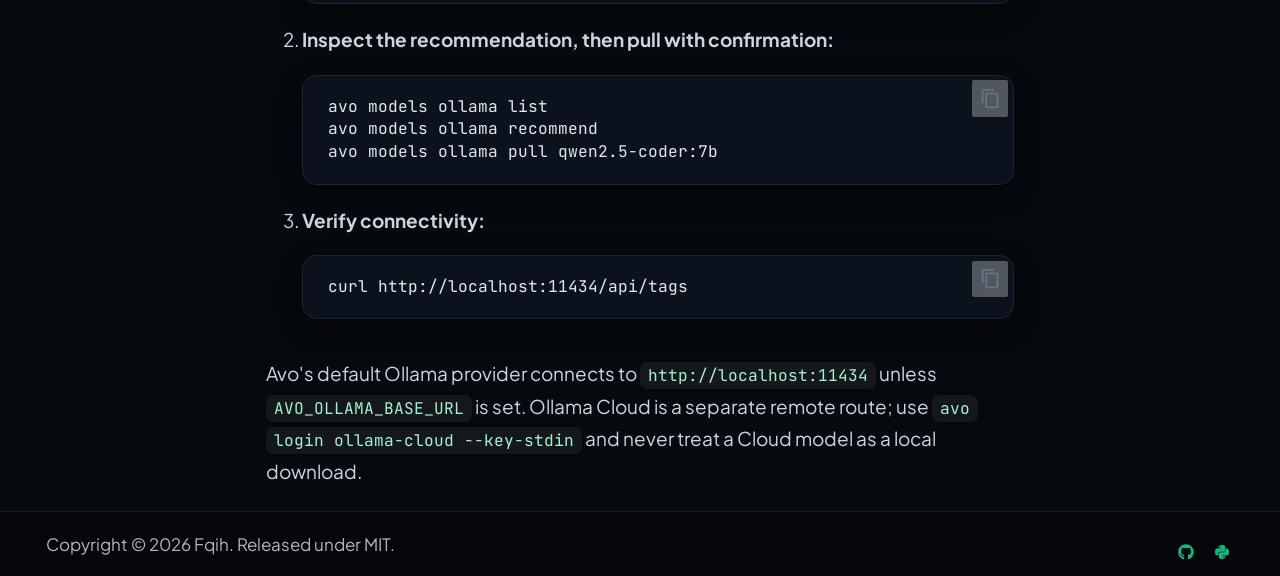
<file: site/guides/combo-routing/index.html>
<!doctype html>
<html lang="en" class="no-js">
  <head>
    
      <meta charset="utf-8">
      <meta name="viewport" content="width=device-width,initial-scale=1">
      
        <meta name="description" content="Provider-agnostic reliability runtime for bounded, observable, resumable AI agent loops.">
      
      
      
        <link rel="canonical" href="https://avo.faqihhakim.tech/guides/combo-routing/">
      
      
        <link rel="prev" href="../subscription-auth/">
      
      
        <link rel="next" href="../../avo-reference/">
      
      
        
      
      
      <link rel="icon" href="../../assets/logo.png">
      <meta name="generator" content="mkdocs-1.6.1, mkdocs-material-9.7.7">
    
    
      
        <title>Combo Routing - Avo</title>
      
    
    
      <link rel="stylesheet" href="../../assets/stylesheets/main.ec1eaa64.min.css">
      
        
        <link rel="stylesheet" href="../../assets/stylesheets/palette.ab4e12ef.min.css">
      
      


    
    
      
    
    
      
        
        
        <link rel="preconnect" href="https://fonts.gstatic.com" crossorigin>
        <link rel="stylesheet" href="https://fonts.googleapis.com/css?family=Roboto:300,300i,400,400i,700,700i%7CRoboto+Mono:400,400i,700,700i&display=fallback">
        <style>:root{--md-text-font:"Roboto";--md-code-font:"Roboto Mono"}</style>
      
    
    
      <link rel="stylesheet" href="../../assets/_mkdocstrings.css">
    
      <link rel="stylesheet" href="../../assets/extra.css">
    
    <script>__md_scope=new URL("../..",location),__md_hash=e=>[...e].reduce(((e,_)=>(e<<5)-e+_.charCodeAt(0)),0),__md_get=(e,_=localStorage,t=__md_scope)=>JSON.parse(_.getItem(t.pathname+"."+e)),__md_set=(e,_,t=localStorage,a=__md_scope)=>{try{t.setItem(a.pathname+"."+e,JSON.stringify(_))}catch(e){}}</script>
    
      

    
    
  </head>
  
  
    
    
      
    
    
    
    
    <body dir="ltr" data-md-color-scheme="default" data-md-color-primary="indigo" data-md-color-accent="indigo">
  
    
    <input class="md-toggle" data-md-toggle="drawer" type="checkbox" id="__drawer" autocomplete="off">
    <input class="md-toggle" data-md-toggle="search" type="checkbox" id="__search" autocomplete="off">
    <label class="md-overlay" for="__drawer"></label>
    <div data-md-component="skip">
      
        
        <a href="#combo-routing-multi-tier-model-failover" class="md-skip">
          Skip to content
        </a>
      
    </div>
    <div data-md-component="announce">
      
    </div>
    
    
      

<header class="md-header" data-md-component="header">
  <nav class="md-header__inner md-grid" aria-label="Header">
    <a href="../.." title="Avo" class="md-header__button md-logo" aria-label="Avo" data-md-component="logo">
      
  <img src="../../assets/logo.png" alt="logo">

    </a>
    <label class="md-header__button md-icon" for="__drawer">
      
      <svg xmlns="http://www.w3.org/2000/svg" viewBox="0 0 24 24"><path d="M3 6h18v2H3zm0 5h18v2H3zm0 5h18v2H3z"/></svg>
    </label>
    <div class="md-header__title" data-md-component="header-title">
      <div class="md-header__ellipsis">
        <div class="md-header__topic">
          <span class="md-ellipsis">
            Avo
          </span>
        </div>
        <div class="md-header__topic" data-md-component="header-topic">
          <span class="md-ellipsis">
            
              Combo Routing
            
          </span>
        </div>
      </div>
    </div>
    
      
        <form class="md-header__option" data-md-component="palette">
  
    
    
    
    <input class="md-option" data-md-color-media="(prefers-color-scheme: light)" data-md-color-scheme="default" data-md-color-primary="indigo" data-md-color-accent="indigo"  aria-label="Switch to dark mode"  type="radio" name="__palette" id="__palette_0">
    
      <label class="md-header__button md-icon" title="Switch to dark mode" for="__palette_1" hidden>
        <svg xmlns="http://www.w3.org/2000/svg" viewBox="0 0 24 24"><path d="M12 7a5 5 0 0 1 5 5 5 5 0 0 1-5 5 5 5 0 0 1-5-5 5 5 0 0 1 5-5m0 2a3 3 0 0 0-3 3 3 3 0 0 0 3 3 3 3 0 0 0 3-3 3 3 0 0 0-3-3m0-7 2.39 3.42C13.65 5.15 12.84 5 12 5s-1.65.15-2.39.42zM3.34 7l4.16-.35A7.2 7.2 0 0 0 5.94 8.5c-.44.74-.69 1.5-.83 2.29zm.02 10 1.76-3.77a7.131 7.131 0 0 0 2.38 4.14zM20.65 7l-1.77 3.79a7.02 7.02 0 0 0-2.38-4.15zm-.01 10-4.14.36c.59-.51 1.12-1.14 1.54-1.86.42-.73.69-1.5.83-2.29zM12 22l-2.41-3.44c.74.27 1.55.44 2.41.44.82 0 1.63-.17 2.37-.44z"/></svg>
      </label>
    
  
    
    
    
    <input class="md-option" data-md-color-media="(prefers-color-scheme: dark)" data-md-color-scheme="slate" data-md-color-primary="indigo" data-md-color-accent="indigo"  aria-label="Switch to light mode"  type="radio" name="__palette" id="__palette_1">
    
      <label class="md-header__button md-icon" title="Switch to light mode" for="__palette_0" hidden>
        <svg xmlns="http://www.w3.org/2000/svg" viewBox="0 0 24 24"><path d="m17.75 4.09-2.53 1.94.91 3.06-2.63-1.81-2.63 1.81.91-3.06-2.53-1.94L12.44 4l1.06-3 1.06 3zm3.5 6.91-1.64 1.25.59 1.98-1.7-1.17-1.7 1.17.59-1.98L15.75 11l2.06-.05L18.5 9l.69 1.95zm-2.28 4.95c.83-.08 1.72 1.1 1.19 1.85-.32.45-.66.87-1.08 1.27C15.17 23 8.84 23 4.94 19.07c-3.91-3.9-3.91-10.24 0-14.14.4-.4.82-.76 1.27-1.08.75-.53 1.93.36 1.85 1.19-.27 2.86.69 5.83 2.89 8.02a9.96 9.96 0 0 0 8.02 2.89m-1.64 2.02a12.08 12.08 0 0 1-7.8-3.47c-2.17-2.19-3.33-5-3.49-7.82-2.81 3.14-2.7 7.96.31 10.98 3.02 3.01 7.84 3.12 10.98.31"/></svg>
      </label>
    
  
</form>
      
    
    
      <script>var palette=__md_get("__palette");if(palette&&palette.color){if("(prefers-color-scheme)"===palette.color.media){var media=matchMedia("(prefers-color-scheme: light)"),input=document.querySelector(media.matches?"[data-md-color-media='(prefers-color-scheme: light)']":"[data-md-color-media='(prefers-color-scheme: dark)']");palette.color.media=input.getAttribute("data-md-color-media"),palette.color.scheme=input.getAttribute("data-md-color-scheme"),palette.color.primary=input.getAttribute("data-md-color-primary"),palette.color.accent=input.getAttribute("data-md-color-accent")}for(var[key,value]of Object.entries(palette.color))document.body.setAttribute("data-md-color-"+key,value)}</script>
    
    
    
      
      
        <label class="md-header__button md-icon" for="__search">
          
          <svg xmlns="http://www.w3.org/2000/svg" viewBox="0 0 24 24"><path d="M9.5 3A6.5 6.5 0 0 1 16 9.5c0 1.61-.59 3.09-1.56 4.23l.27.27h.79l5 5-1.5 1.5-5-5v-.79l-.27-.27A6.52 6.52 0 0 1 9.5 16 6.5 6.5 0 0 1 3 9.5 6.5 6.5 0 0 1 9.5 3m0 2C7 5 5 7 5 9.5S7 14 9.5 14 14 12 14 9.5 12 5 9.5 5"/></svg>
        </label>
        <div class="md-search" data-md-component="search" role="dialog">
  <label class="md-search__overlay" for="__search"></label>
  <div class="md-search__inner" role="search">
    <form class="md-search__form" name="search">
      <input type="text" class="md-search__input" name="query" aria-label="Search" placeholder="Search" autocapitalize="off" autocorrect="off" autocomplete="off" spellcheck="false" data-md-component="search-query" required>
      <label class="md-search__icon md-icon" for="__search">
        
        <svg xmlns="http://www.w3.org/2000/svg" viewBox="0 0 24 24"><path d="M9.5 3A6.5 6.5 0 0 1 16 9.5c0 1.61-.59 3.09-1.56 4.23l.27.27h.79l5 5-1.5 1.5-5-5v-.79l-.27-.27A6.52 6.52 0 0 1 9.5 16 6.5 6.5 0 0 1 3 9.5 6.5 6.5 0 0 1 9.5 3m0 2C7 5 5 7 5 9.5S7 14 9.5 14 14 12 14 9.5 12 5 9.5 5"/></svg>
        
        <svg xmlns="http://www.w3.org/2000/svg" viewBox="0 0 24 24"><path d="M20 11v2H8l5.5 5.5-1.42 1.42L4.16 12l7.92-7.92L13.5 5.5 8 11z"/></svg>
      </label>
      <nav class="md-search__options" aria-label="Search">
        
        <button type="reset" class="md-search__icon md-icon" title="Clear" aria-label="Clear" tabindex="-1">
          
          <svg xmlns="http://www.w3.org/2000/svg" viewBox="0 0 24 24"><path d="M19 6.41 17.59 5 12 10.59 6.41 5 5 6.41 10.59 12 5 17.59 6.41 19 12 13.41 17.59 19 19 17.59 13.41 12z"/></svg>
        </button>
      </nav>
      
        <div class="md-search__suggest" data-md-component="search-suggest"></div>
      
    </form>
    <div class="md-search__output">
      <div class="md-search__scrollwrap" tabindex="0" data-md-scrollfix>
        <div class="md-search-result" data-md-component="search-result">
          <div class="md-search-result__meta">
            Initializing search
          </div>
          <ol class="md-search-result__list" role="presentation"></ol>
        </div>
      </div>
    </div>
  </div>
</div>
      
    
    
      <div class="md-header__source">
        <a href="https://github.com/Fqih/avo" title="Go to repository" class="md-source" data-md-component="source">
  <div class="md-source__icon md-icon">
    
    <svg xmlns="http://www.w3.org/2000/svg" viewBox="0 0 512 512"><!--! Font Awesome Free 7.1.0 by @fontawesome - https://fontawesome.com License - https://fontawesome.com/license/free (Icons: CC BY 4.0, Fonts: SIL OFL 1.1, Code: MIT License) Copyright 2025 Fonticons, Inc.--><path d="M173.9 397.4c0 2-2.3 3.6-5.2 3.6-3.3.3-5.6-1.3-5.6-3.6 0-2 2.3-3.6 5.2-3.6 3-.3 5.6 1.3 5.6 3.6m-31.1-4.5c-.7 2 1.3 4.3 4.3 4.9 2.6 1 5.6 0 6.2-2s-1.3-4.3-4.3-5.2c-2.6-.7-5.5.3-6.2 2.3m44.2-1.7c-2.9.7-4.9 2.6-4.6 4.9.3 2 2.9 3.3 5.9 2.6 2.9-.7 4.9-2.6 4.6-4.6-.3-1.9-3-3.2-5.9-2.9M252.8 8C114.1 8 8 113.3 8 252c0 110.9 69.8 205.8 169.5 239.2 12.8 2.3 17.3-5.6 17.3-12.1 0-6.2-.3-40.4-.3-61.4 0 0-70 15-84.7-29.8 0 0-11.4-29.1-27.8-36.6 0 0-22.9-15.7 1.6-15.4 0 0 24.9 2 38.6 25.8 21.9 38.6 58.6 27.5 72.9 20.9 2.3-16 8.8-27.1 16-33.7-55.9-6.2-112.3-14.3-112.3-110.5 0-27.5 7.6-41.3 23.6-58.9-2.6-6.5-11.1-33.3 2.6-67.9 20.9-6.5 69 27 69 27 20-5.6 41.5-8.5 62.8-8.5s42.8 2.9 62.8 8.5c0 0 48.1-33.6 69-27 13.7 34.7 5.2 61.4 2.6 67.9 16 17.7 25.8 31.5 25.8 58.9 0 96.5-58.9 104.2-114.8 110.5 9.2 7.9 17 22.9 17 46.4 0 33.7-.3 75.4-.3 83.6 0 6.5 4.6 14.4 17.3 12.1C436.2 457.8 504 362.9 504 252 504 113.3 391.5 8 252.8 8M105.2 352.9c-1.3 1-1 3.3.7 5.2 1.6 1.6 3.9 2.3 5.2 1 1.3-1 1-3.3-.7-5.2-1.6-1.6-3.9-2.3-5.2-1m-10.8-8.1c-.7 1.3.3 2.9 2.3 3.9 1.6 1 3.6.7 4.3-.7.7-1.3-.3-2.9-2.3-3.9-2-.6-3.6-.3-4.3.7m32.4 35.6c-1.6 1.3-1 4.3 1.3 6.2 2.3 2.3 5.2 2.6 6.5 1 1.3-1.3.7-4.3-1.3-6.2-2.2-2.3-5.2-2.6-6.5-1m-11.4-14.7c-1.6 1-1.6 3.6 0 5.9s4.3 3.3 5.6 2.3c1.6-1.3 1.6-3.9 0-6.2-1.4-2.3-4-3.3-5.6-2"/></svg>
  </div>
  <div class="md-source__repository">
    Fqih/avo
  </div>
</a>
      </div>
    
  </nav>
  
</header>
    
    <div class="md-container" data-md-component="container">
      
      
        
          
            
<nav class="md-tabs" aria-label="Tabs" data-md-component="tabs">
  <div class="md-grid">
    <ul class="md-tabs__list">
      
        
  
  
  
  
    <li class="md-tabs__item">
      <a href="../.." class="md-tabs__link">
        
  
  
    
  
  Home

      </a>
    </li>
  

      
        
  
  
  
    
  
  
    
    
      <li class="md-tabs__item md-tabs__item--active">
        <a href="../quickstart/" class="md-tabs__link">
          
  
  
    
  
  Guides

        </a>
      </li>
    
  

      
        
  
  
  
  
    
    
      <li class="md-tabs__item">
        <a href="../../avo-reference/" class="md-tabs__link">
          
  
  
    
  
  Reference

        </a>
      </li>
    
  

      
    </ul>
  </div>
</nav>
          
        
      
      <main class="md-main" data-md-component="main">
        <div class="md-main__inner md-grid">
          
            
              
              <div class="md-sidebar md-sidebar--primary" data-md-component="sidebar" data-md-type="navigation" >
                <div class="md-sidebar__scrollwrap">
                  <div class="md-sidebar__inner">
                    


  


<nav class="md-nav md-nav--primary md-nav--lifted" aria-label="Navigation" data-md-level="0">
  <label class="md-nav__title" for="__drawer">
    <a href="../.." title="Avo" class="md-nav__button md-logo" aria-label="Avo" data-md-component="logo">
      
  <img src="../../assets/logo.png" alt="logo">

    </a>
    Avo
  </label>
  
    <div class="md-nav__source">
      <a href="https://github.com/Fqih/avo" title="Go to repository" class="md-source" data-md-component="source">
  <div class="md-source__icon md-icon">
    
    <svg xmlns="http://www.w3.org/2000/svg" viewBox="0 0 512 512"><!--! Font Awesome Free 7.1.0 by @fontawesome - https://fontawesome.com License - https://fontawesome.com/license/free (Icons: CC BY 4.0, Fonts: SIL OFL 1.1, Code: MIT License) Copyright 2025 Fonticons, Inc.--><path d="M173.9 397.4c0 2-2.3 3.6-5.2 3.6-3.3.3-5.6-1.3-5.6-3.6 0-2 2.3-3.6 5.2-3.6 3-.3 5.6 1.3 5.6 3.6m-31.1-4.5c-.7 2 1.3 4.3 4.3 4.9 2.6 1 5.6 0 6.2-2s-1.3-4.3-4.3-5.2c-2.6-.7-5.5.3-6.2 2.3m44.2-1.7c-2.9.7-4.9 2.6-4.6 4.9.3 2 2.9 3.3 5.9 2.6 2.9-.7 4.9-2.6 4.6-4.6-.3-1.9-3-3.2-5.9-2.9M252.8 8C114.1 8 8 113.3 8 252c0 110.9 69.8 205.8 169.5 239.2 12.8 2.3 17.3-5.6 17.3-12.1 0-6.2-.3-40.4-.3-61.4 0 0-70 15-84.7-29.8 0 0-11.4-29.1-27.8-36.6 0 0-22.9-15.7 1.6-15.4 0 0 24.9 2 38.6 25.8 21.9 38.6 58.6 27.5 72.9 20.9 2.3-16 8.8-27.1 16-33.7-55.9-6.2-112.3-14.3-112.3-110.5 0-27.5 7.6-41.3 23.6-58.9-2.6-6.5-11.1-33.3 2.6-67.9 20.9-6.5 69 27 69 27 20-5.6 41.5-8.5 62.8-8.5s42.8 2.9 62.8 8.5c0 0 48.1-33.6 69-27 13.7 34.7 5.2 61.4 2.6 67.9 16 17.7 25.8 31.5 25.8 58.9 0 96.5-58.9 104.2-114.8 110.5 9.2 7.9 17 22.9 17 46.4 0 33.7-.3 75.4-.3 83.6 0 6.5 4.6 14.4 17.3 12.1C436.2 457.8 504 362.9 504 252 504 113.3 391.5 8 252.8 8M105.2 352.9c-1.3 1-1 3.3.7 5.2 1.6 1.6 3.9 2.3 5.2 1 1.3-1 1-3.3-.7-5.2-1.6-1.6-3.9-2.3-5.2-1m-10.8-8.1c-.7 1.3.3 2.9 2.3 3.9 1.6 1 3.6.7 4.3-.7.7-1.3-.3-2.9-2.3-3.9-2-.6-3.6-.3-4.3.7m32.4 35.6c-1.6 1.3-1 4.3 1.3 6.2 2.3 2.3 5.2 2.6 6.5 1 1.3-1.3.7-4.3-1.3-6.2-2.2-2.3-5.2-2.6-6.5-1m-11.4-14.7c-1.6 1-1.6 3.6 0 5.9s4.3 3.3 5.6 2.3c1.6-1.3 1.6-3.9 0-6.2-1.4-2.3-4-3.3-5.6-2"/></svg>
  </div>
  <div class="md-source__repository">
    Fqih/avo
  </div>
</a>
    </div>
  
  <ul class="md-nav__list" data-md-scrollfix>
    
      
      
  
  
  
  
    <li class="md-nav__item">
      <a href="../.." class="md-nav__link">
        
  
  
  <span class="md-ellipsis">
    
  
    Home
  

    
  </span>
  
  

      </a>
    </li>
  

    
      
      
  
  
    
  
  
  
    
    
      
        
      
        
      
        
      
        
      
        
      
    
    
    
      
        
        
      
      
        
      
    
    
    <li class="md-nav__item md-nav__item--active md-nav__item--section md-nav__item--nested">
      
        
        
        <input class="md-nav__toggle md-toggle " type="checkbox" id="__nav_2" checked>
        
          
          <label class="md-nav__link" for="__nav_2" id="__nav_2_label" tabindex="">
            
  
  
  <span class="md-ellipsis">
    
  
    Guides
  

    
  </span>
  
  

            <span class="md-nav__icon md-icon"></span>
          </label>
        
        <nav class="md-nav" data-md-level="1" aria-labelledby="__nav_2_label" aria-expanded="true">
          <label class="md-nav__title" for="__nav_2">
            <span class="md-nav__icon md-icon"></span>
            
  
    Guides
  

          </label>
          <ul class="md-nav__list" data-md-scrollfix>
            
              
                
  
  
  
  
    <li class="md-nav__item">
      <a href="../quickstart/" class="md-nav__link">
        
  
  
  <span class="md-ellipsis">
    
  
    Quickstart
  

    
  </span>
  
  

      </a>
    </li>
  

              
            
              
                
  
  
  
  
    <li class="md-nav__item">
      <a href="../token-savers/" class="md-nav__link">
        
  
  
  <span class="md-ellipsis">
    
  
    Token savers
  

    
  </span>
  
  

      </a>
    </li>
  

              
            
              
                
  
  
  
  
    <li class="md-nav__item">
      <a href="../install/" class="md-nav__link">
        
  
  
  <span class="md-ellipsis">
    
  
    Installation
  

    
  </span>
  
  

      </a>
    </li>
  

              
            
              
                
  
  
  
  
    <li class="md-nav__item">
      <a href="../subscription-auth/" class="md-nav__link">
        
  
  
  <span class="md-ellipsis">
    
  
    Subscription OAuth
  

    
  </span>
  
  

      </a>
    </li>
  

              
            
              
                
  
  
    
  
  
  
    <li class="md-nav__item md-nav__item--active">
      
      <input class="md-nav__toggle md-toggle" type="checkbox" id="__toc">
      
      
        
      
      
        <label class="md-nav__link md-nav__link--active" for="__toc">
          
  
  
  <span class="md-ellipsis">
    
  
    Combo Routing
  

    
  </span>
  
  

          <span class="md-nav__icon md-icon"></span>
        </label>
      
      <a href="./" class="md-nav__link md-nav__link--active">
        
  
  
  <span class="md-ellipsis">
    
  
    Combo Routing
  

    
  </span>
  
  

      </a>
      
        

<nav class="md-nav md-nav--secondary" aria-label="Table of contents">
  
  
  
    
  
  
    <label class="md-nav__title" for="__toc">
      <span class="md-nav__icon md-icon"></span>
      Table of contents
    </label>
    <ul class="md-nav__list" data-md-component="toc" data-md-scrollfix>
      
        <li class="md-nav__item">
  <a href="#1-architecture-tier-concepts" class="md-nav__link">
    <span class="md-ellipsis">
      
        1. Architecture &amp; Tier Concepts
      
    </span>
  </a>
  
    <nav class="md-nav" aria-label="1. Architecture &amp; Tier Concepts">
      <ul class="md-nav__list">
        
          <li class="md-nav__item">
  <a href="#failover-trigger-matrix" class="md-nav__link">
    <span class="md-ellipsis">
      
        Failover Trigger Matrix
      
    </span>
  </a>
  
</li>
        
      </ul>
    </nav>
  
</li>
      
        <li class="md-nav__item">
  <a href="#2-built-in-preset-combos" class="md-nav__link">
    <span class="md-ellipsis">
      
        2. Built-in Preset Combos
      
    </span>
  </a>
  
</li>
      
        <li class="md-nav__item">
  <a href="#3-cli-management-avo-combo" class="md-nav__link">
    <span class="md-ellipsis">
      
        3. CLI Management (avo combo)
      
    </span>
  </a>
  
    <nav class="md-nav" aria-label="3. CLI Management (avo combo)">
      <ul class="md-nav__list">
        
          <li class="md-nav__item">
  <a href="#listing-combos" class="md-nav__link">
    <span class="md-ellipsis">
      
        Listing Combos
      
    </span>
  </a>
  
</li>
        
          <li class="md-nav__item">
  <a href="#inspecting-a-profile" class="md-nav__link">
    <span class="md-ellipsis">
      
        Inspecting a Profile
      
    </span>
  </a>
  
</li>
        
          <li class="md-nav__item">
  <a href="#creating-a-custom-combo" class="md-nav__link">
    <span class="md-ellipsis">
      
        Creating a Custom Combo
      
    </span>
  </a>
  
</li>
        
          <li class="md-nav__item">
  <a href="#removing-a-custom-combo" class="md-nav__link">
    <span class="md-ellipsis">
      
        Removing a Custom Combo
      
    </span>
  </a>
  
</li>
        
      </ul>
    </nav>
  
</li>
      
        <li class="md-nav__item">
  <a href="#4-interactive-chat-repl-integration" class="md-nav__link">
    <span class="md-ellipsis">
      
        4. Interactive Chat REPL Integration
      
    </span>
  </a>
  
    <nav class="md-nav" aria-label="4. Interactive Chat REPL Integration">
      <ul class="md-nav__list">
        
          <li class="md-nav__item">
  <a href="#starting-the-repl-with-a-combo" class="md-nav__link">
    <span class="md-ellipsis">
      
        Starting the REPL with a Combo
      
    </span>
  </a>
  
</li>
        
          <li class="md-nav__item">
  <a href="#the-combo-slash-command" class="md-nav__link">
    <span class="md-ellipsis">
      
        The /combo Slash Command
      
    </span>
  </a>
  
</li>
        
          <li class="md-nav__item">
  <a href="#hot-swapping-combos-mid-session" class="md-nav__link">
    <span class="md-ellipsis">
      
        Hot-Swapping Combos Mid-Session
      
    </span>
  </a>
  
</li>
        
          <li class="md-nav__item">
  <a href="#live-fallback-notices" class="md-nav__link">
    <span class="md-ellipsis">
      
        Live Fallback Notices
      
    </span>
  </a>
  
</li>
        
      </ul>
    </nav>
  
</li>
      
        <li class="md-nav__item">
  <a href="#5-authenticate-the-combos-vendors" class="md-nav__link">
    <span class="md-ellipsis">
      
        5. Authenticate the Combo's Vendors
      
    </span>
  </a>
  
</li>
      
        <li class="md-nav__item">
  <a href="#6-setting-up-ollama-as-the-free-tier-floor" class="md-nav__link">
    <span class="md-ellipsis">
      
        6. Setting up Ollama as the Free Tier Floor
      
    </span>
  </a>
  
</li>
      
    </ul>
  
</nav>
      
    </li>
  

              
            
          </ul>
        </nav>
      
    </li>
  

    
      
      
  
  
  
  
    
    
      
        
      
        
      
        
      
        
      
        
      
        
      
        
          
        
      
    
    
    
      
      
        
      
    
    
    <li class="md-nav__item md-nav__item--nested">
      
        
        
        <input class="md-nav__toggle md-toggle " type="checkbox" id="__nav_3" >
        
          
          <div class="md-nav__link md-nav__container">
            <a href="../../api/" class="md-nav__link ">
              
  
  
  <span class="md-ellipsis">
    
  
    Reference
  

    
  </span>
  
  

            </a>
            
              
              <label class="md-nav__link " for="__nav_3" id="__nav_3_label" tabindex="0">
                <span class="md-nav__icon md-icon"></span>
              </label>
            
          </div>
        
        <nav class="md-nav" data-md-level="1" aria-labelledby="__nav_3_label" aria-expanded="false">
          <label class="md-nav__title" for="__nav_3">
            <span class="md-nav__icon md-icon"></span>
            
  
    Reference
  

          </label>
          <ul class="md-nav__list" data-md-scrollfix>
            
              
                
  
  
  
  
    <li class="md-nav__item">
      <a href="../../avo-reference/" class="md-nav__link">
        
  
  
  <span class="md-ellipsis">
    
  
    Project reference
  

    
  </span>
  
  

      </a>
    </li>
  

              
            
              
                
  
  
  
  
    <li class="md-nav__item">
      <a href="../../api-stability/" class="md-nav__link">
        
  
  
  <span class="md-ellipsis">
    
  
    API stability
  

    
  </span>
  
  

      </a>
    </li>
  

              
            
              
                
  
  
  
  
    <li class="md-nav__item">
      <a href="../../semver/" class="md-nav__link">
        
  
  
  <span class="md-ellipsis">
    
  
    SemVer policy
  

    
  </span>
  
  

      </a>
    </li>
  

              
            
              
                
  
  
  
  
    <li class="md-nav__item">
      <a href="../../parity-vs-cc-codex/" class="md-nav__link">
        
  
  
  <span class="md-ellipsis">
    
  
    Parity vs CC/Codex
  

    
  </span>
  
  

      </a>
    </li>
  

              
            
              
                
  
  
  
  
    <li class="md-nav__item">
      <a href="../../changelog/" class="md-nav__link">
        
  
  
  <span class="md-ellipsis">
    
  
    Changelog
  

    
  </span>
  
  

      </a>
    </li>
  

              
            
              
                
  
  
  
  
    <li class="md-nav__item">
      <a href="../../cli/" class="md-nav__link">
        
  
  
  <span class="md-ellipsis">
    
  
    CLI
  

    
  </span>
  
  

      </a>
    </li>
  

              
            
              
            
          </ul>
        </nav>
      
    </li>
  

    
  </ul>
</nav>
                  </div>
                </div>
              </div>
            
            
              
              <div class="md-sidebar md-sidebar--secondary" data-md-component="sidebar" data-md-type="toc" >
                <div class="md-sidebar__scrollwrap">
                  <div class="md-sidebar__inner">
                    

<nav class="md-nav md-nav--secondary" aria-label="Table of contents">
  
  
  
    
  
  
    <label class="md-nav__title" for="__toc">
      <span class="md-nav__icon md-icon"></span>
      Table of contents
    </label>
    <ul class="md-nav__list" data-md-component="toc" data-md-scrollfix>
      
        <li class="md-nav__item">
  <a href="#1-architecture-tier-concepts" class="md-nav__link">
    <span class="md-ellipsis">
      
        1. Architecture &amp; Tier Concepts
      
    </span>
  </a>
  
    <nav class="md-nav" aria-label="1. Architecture &amp; Tier Concepts">
      <ul class="md-nav__list">
        
          <li class="md-nav__item">
  <a href="#failover-trigger-matrix" class="md-nav__link">
    <span class="md-ellipsis">
      
        Failover Trigger Matrix
      
    </span>
  </a>
  
</li>
        
      </ul>
    </nav>
  
</li>
      
        <li class="md-nav__item">
  <a href="#2-built-in-preset-combos" class="md-nav__link">
    <span class="md-ellipsis">
      
        2. Built-in Preset Combos
      
    </span>
  </a>
  
</li>
      
        <li class="md-nav__item">
  <a href="#3-cli-management-avo-combo" class="md-nav__link">
    <span class="md-ellipsis">
      
        3. CLI Management (avo combo)
      
    </span>
  </a>
  
    <nav class="md-nav" aria-label="3. CLI Management (avo combo)">
      <ul class="md-nav__list">
        
          <li class="md-nav__item">
  <a href="#listing-combos" class="md-nav__link">
    <span class="md-ellipsis">
      
        Listing Combos
      
    </span>
  </a>
  
</li>
        
          <li class="md-nav__item">
  <a href="#inspecting-a-profile" class="md-nav__link">
    <span class="md-ellipsis">
      
        Inspecting a Profile
      
    </span>
  </a>
  
</li>
        
          <li class="md-nav__item">
  <a href="#creating-a-custom-combo" class="md-nav__link">
    <span class="md-ellipsis">
      
        Creating a Custom Combo
      
    </span>
  </a>
  
</li>
        
          <li class="md-nav__item">
  <a href="#removing-a-custom-combo" class="md-nav__link">
    <span class="md-ellipsis">
      
        Removing a Custom Combo
      
    </span>
  </a>
  
</li>
        
      </ul>
    </nav>
  
</li>
      
        <li class="md-nav__item">
  <a href="#4-interactive-chat-repl-integration" class="md-nav__link">
    <span class="md-ellipsis">
      
        4. Interactive Chat REPL Integration
      
    </span>
  </a>
  
    <nav class="md-nav" aria-label="4. Interactive Chat REPL Integration">
      <ul class="md-nav__list">
        
          <li class="md-nav__item">
  <a href="#starting-the-repl-with-a-combo" class="md-nav__link">
    <span class="md-ellipsis">
      
        Starting the REPL with a Combo
      
    </span>
  </a>
  
</li>
        
          <li class="md-nav__item">
  <a href="#the-combo-slash-command" class="md-nav__link">
    <span class="md-ellipsis">
      
        The /combo Slash Command
      
    </span>
  </a>
  
</li>
        
          <li class="md-nav__item">
  <a href="#hot-swapping-combos-mid-session" class="md-nav__link">
    <span class="md-ellipsis">
      
        Hot-Swapping Combos Mid-Session
      
    </span>
  </a>
  
</li>
        
          <li class="md-nav__item">
  <a href="#live-fallback-notices" class="md-nav__link">
    <span class="md-ellipsis">
      
        Live Fallback Notices
      
    </span>
  </a>
  
</li>
        
      </ul>
    </nav>
  
</li>
      
        <li class="md-nav__item">
  <a href="#5-authenticate-the-combos-vendors" class="md-nav__link">
    <span class="md-ellipsis">
      
        5. Authenticate the Combo's Vendors
      
    </span>
  </a>
  
</li>
      
        <li class="md-nav__item">
  <a href="#6-setting-up-ollama-as-the-free-tier-floor" class="md-nav__link">
    <span class="md-ellipsis">
      
        6. Setting up Ollama as the Free Tier Floor
      
    </span>
  </a>
  
</li>
      
    </ul>
  
</nav>
                  </div>
                </div>
              </div>
            
          
          
            <div class="md-content" data-md-component="content">
              
              <article class="md-content__inner md-typeset">
                
                  


  
  


<h1 id="combo-routing-multi-tier-model-failover">Combo Routing: Multi-Tier Model Failover<a class="headerlink" href="#combo-routing-multi-tier-model-failover" title="Permanent link">&para;</a></h1>
<p>Combo Routing allows a single Avo conversation to orchestrate multiple models across prioritized tiers (for example: <strong>account quota</strong> &rarr; <strong>cheap API</strong> &rarr; <strong>free local floor</strong>).</p>
<p>When rate limits (HTTP 429) or quota errors occur mid-turn, Avo transparently fails over to the next configured tier, persisting full run history and recording a <code>route_failover</code> event in the SQLite ledger.</p>
<hr />
<h2 id="1-architecture-tier-concepts">1. Architecture &amp; Tier Concepts<a class="headerlink" href="#1-architecture-tier-concepts" title="Permanent link">&para;</a></h2>
<div class="language-text highlight"><pre><span></span><code><span id="__span-0-1"><a id="__codelineno-0-1" name="__codelineno-0-1" href="#__codelineno-0-1"></a>┌─────────────────────────────────────────────────────────┐
</span><span id="__span-0-2"><a id="__codelineno-0-2" name="__codelineno-0-2" href="#__codelineno-0-2"></a>│                      Avo Runtime                        │
</span><span id="__span-0-3"><a id="__codelineno-0-3" name="__codelineno-0-3" href="#__codelineno-0-3"></a>└───────────────────────────┬─────────────────────────────┘
</span><span id="__span-0-4"><a id="__codelineno-0-4" name="__codelineno-0-4" href="#__codelineno-0-4"></a>                            │
</span><span id="__span-0-5"><a id="__codelineno-0-5" name="__codelineno-0-5" href="#__codelineno-0-5"></a>              ┌─────────────▼─────────────┐
</span><span id="__span-0-6"><a id="__codelineno-0-6" name="__codelineno-0-6" href="#__codelineno-0-6"></a>              │    ComboRouterProvider    │
</span><span id="__span-0-7"><a id="__codelineno-0-7" name="__codelineno-0-7" href="#__codelineno-0-7"></a>              └─────────────┬─────────────┘
</span><span id="__span-0-8"><a id="__codelineno-0-8" name="__codelineno-0-8" href="#__codelineno-0-8"></a>                            │
</span><span id="__span-0-9"><a id="__codelineno-0-9" name="__codelineno-0-9" href="#__codelineno-0-9"></a>      ┌─────────────────────┼─────────────────────┐
</span><span id="__span-0-10"><a id="__codelineno-0-10" name="__codelineno-0-10" href="#__codelineno-0-10"></a>      │ (Tier 1: Primary)   │ (Tier 2: Cheap)     │ (Tier 3: Free Floor)
</span><span id="__span-0-11"><a id="__codelineno-0-11" name="__codelineno-0-11" href="#__codelineno-0-11"></a>┌─────▼──────────────┐┌─────▼──────────────┐┌─────▼──────────────┐
</span><span id="__span-0-12"><a id="__codelineno-0-12" name="__codelineno-0-12" href="#__codelineno-0-12"></a>│ Claude / ChatGPT   ││ OpenRouter / Groq  ││ Ollama (Local)     │
</span><span id="__span-0-13"><a id="__codelineno-0-13" name="__codelineno-0-13" href="#__codelineno-0-13"></a>│ (Account / Quota)   ││ (Pay-per-token)    ││ (Zero Cost / Free) │
</span><span id="__span-0-14"><a id="__codelineno-0-14" name="__codelineno-0-14" href="#__codelineno-0-14"></a>└────────────────────┘└────────────────────┘└────────────────────┘
</span><span id="__span-0-15"><a id="__codelineno-0-15" name="__codelineno-0-15" href="#__codelineno-0-15"></a>         │ (429/Quota)         │ (429/Quota)
</span><span id="__span-0-16"><a id="__codelineno-0-16" name="__codelineno-0-16" href="#__codelineno-0-16"></a>         └──────► Fallback ────┴──────► Fallback ────► Done
</span></code></pre></div>
<h3 id="failover-trigger-matrix">Failover Trigger Matrix<a class="headerlink" href="#failover-trigger-matrix" title="Permanent link">&para;</a></h3>
<table>
<thead>
<tr>
<th>Condition</th>
<th>Detected Error Signatures</th>
<th>Action</th>
</tr>
</thead>
<tbody>
<tr>
<td><strong>Rate Limited (429)</strong></td>
<td><code>429 Too Many Requests</code>, <code>rate_limit_exceeded</code></td>
<td>Failover to next tier, mark current tier cooling down</td>
</tr>
<tr>
<td><strong>Quota / Credits Exhausted</strong></td>
<td><code>insufficient_quota</code>, <code>credit balance too low</code>, <code>RESOURCE_EXHAUSTED</code></td>
<td>Failover to next tier, mark current tier cooling down</td>
</tr>
<tr>
<td><strong>Client Error (400)</strong></td>
<td><code>invalid_argument</code>, <code>context_length_exceeded</code></td>
<td><strong>Fail-closed</strong>: raise error immediately (do not mask bug)</td>
</tr>
<tr>
<td><strong>Authentication Error (401)</strong></td>
<td><code>invalid_api_key</code>, <code>unauthorized</code></td>
<td><strong>Fail-closed</strong>: raise error immediately</td>
</tr>
</tbody>
</table>
<hr />
<h2 id="2-built-in-preset-combos">2. Built-in Preset Combos<a class="headerlink" href="#2-built-in-preset-combos" title="Permanent link">&para;</a></h2>
<p>Avo includes three built-in presets out of the box:</p>
<table>
<thead>
<tr>
<th>Preset Name</th>
<th>Tier 1 (Account)</th>
<th>Tier 2 (Cheap API)</th>
<th>Tier 3 (Free Local Floor)</th>
</tr>
</thead>
<tbody>
<tr>
<td><strong><code>default</code></strong></td>
<td><code>claude</code> (<code>claude-sonnet-5</code>)</td>
<td><code>openrouter</code> (<code>llama-3.3-70b-instruct</code>)</td>
<td><code>ollama</code> (<code>llama3.2</code>)</td>
</tr>
<tr>
<td><strong><code>coder</code></strong></td>
<td><code>claude</code> (<code>claude-sonnet-5</code>)</td>
<td><code>openrouter</code> (<code>llama-3.3-70b-instruct</code>)</td>
<td><code>ollama</code> (<code>qwen2.5-coder:7b</code>)</td>
</tr>
<tr>
<td><strong><code>budget</code></strong></td>
<td><em>(none)</em></td>
<td><code>openrouter</code> (<code>llama-3.3-70b-instruct</code>)</td>
<td><code>ollama</code> (<code>llama3.2</code>)</td>
</tr>
</tbody>
</table>
<hr />
<h2 id="3-cli-management-avo-combo">3. CLI Management (<code>avo combo</code>)<a class="headerlink" href="#3-cli-management-avo-combo" title="Permanent link">&para;</a></h2>
<p>Use the <code>avo combo</code> command-line tool to list, create, inspect, and remove combo profiles:</p>
<h3 id="listing-combos">Listing Combos<a class="headerlink" href="#listing-combos" title="Permanent link">&para;</a></h3>
<div class="language-bash highlight"><pre><span></span><code><span id="__span-1-1"><a id="__codelineno-1-1" name="__codelineno-1-1" href="#__codelineno-1-1"></a>avo<span class="w"> </span>combo<span class="w"> </span>list
</span></code></pre></div>
<p>Output:
<div class="language-text highlight"><pre><span></span><code><span id="__span-2-1"><a id="__codelineno-2-1" name="__codelineno-2-1" href="#__codelineno-2-1"></a>NAME              TIERS                                          DESCRIPTION
</span><span id="__span-2-2"><a id="__codelineno-2-2" name="__codelineno-2-2" href="#__codelineno-2-2"></a>budget            cheap (openrouter/meta-llama/...) -&gt; free...   OpenRouter Llama -&gt; Local Ollama
</span><span id="__span-2-3"><a id="__codelineno-2-3" name="__codelineno-2-3" href="#__codelineno-2-3"></a>coder             account (claude/claude-sonnet-5) -&gt; ...        Claude account -&gt; OpenRouter Llama -&gt; Local Qwen Coder
</span><span id="__span-2-4"><a id="__codelineno-2-4" name="__codelineno-2-4" href="#__codelineno-2-4"></a>default           account (claude/claude-sonnet-5) -&gt; ...        Claude account -&gt; OpenRouter Llama -&gt; Local Ollama
</span></code></pre></div></p>
<p>To emit machine-readable JSON:
<div class="language-bash highlight"><pre><span></span><code><span id="__span-3-1"><a id="__codelineno-3-1" name="__codelineno-3-1" href="#__codelineno-3-1"></a>avo<span class="w"> </span>combo<span class="w"> </span>list<span class="w"> </span>--json
</span></code></pre></div></p>
<h3 id="inspecting-a-profile">Inspecting a Profile<a class="headerlink" href="#inspecting-a-profile" title="Permanent link">&para;</a></h3>
<div class="language-bash highlight"><pre><span></span><code><span id="__span-4-1"><a id="__codelineno-4-1" name="__codelineno-4-1" href="#__codelineno-4-1"></a>avo<span class="w"> </span>combo<span class="w"> </span>show<span class="w"> </span>coder
</span></code></pre></div>
<p>Output:
<div class="language-text highlight"><pre><span></span><code><span id="__span-5-1"><a id="__codelineno-5-1" name="__codelineno-5-1" href="#__codelineno-5-1"></a>Profile     : coder (built-in preset)
</span><span id="__span-5-2"><a id="__codelineno-5-2" name="__codelineno-5-2" href="#__codelineno-5-2"></a>Description : Claude Sonnet -&gt; OpenRouter Llama -&gt; Local Qwen Coder
</span><span id="__span-5-3"><a id="__codelineno-5-3" name="__codelineno-5-3" href="#__codelineno-5-3"></a>Tiers (priority order):
</span><span id="__span-5-4"><a id="__codelineno-5-4" name="__codelineno-5-4" href="#__codelineno-5-4"></a>  1. account          provider=claude     model=claude-sonnet-5      timeout=60.0s cooldown=60.0s
</span><span id="__span-5-5"><a id="__codelineno-5-5" name="__codelineno-5-5" href="#__codelineno-5-5"></a>  2. cheap           provider=openrouter model=meta-llama/llama-... timeout=60.0s cooldown=60.0s
</span><span id="__span-5-6"><a id="__codelineno-5-6" name="__codelineno-5-6" href="#__codelineno-5-6"></a>  3. free            provider=ollama     model=qwen2.5-coder:7b     timeout=60.0s cooldown=60.0s
</span></code></pre></div></p>
<h3 id="creating-a-custom-combo">Creating a Custom Combo<a class="headerlink" href="#creating-a-custom-combo" title="Permanent link">&para;</a></h3>
<p>Use <code>avo combo new</code> to define custom tiers. Tier specifications follow <code>[name:]provider:model[:timeout[:cooldown]]</code>:</p>
<div class="language-bash highlight"><pre><span></span><code><span id="__span-6-1"><a id="__codelineno-6-1" name="__codelineno-6-1" href="#__codelineno-6-1"></a>avo<span class="w"> </span>combo<span class="w"> </span>new<span class="w"> </span>team_pipeline<span class="w"> </span><span class="se">\</span>
</span><span id="__span-6-2"><a id="__codelineno-6-2" name="__codelineno-6-2" href="#__codelineno-6-2"></a><span class="w">  </span>--tier<span class="w"> </span>primary:anthropic:claude-3-5-sonnet-latest:60:120<span class="w"> </span><span class="se">\</span>
</span><span id="__span-6-3"><a id="__codelineno-6-3" name="__codelineno-6-3" href="#__codelineno-6-3"></a><span class="w">  </span>--tier<span class="w"> </span>secondary:openrouter:meta-llama/llama-3.3-70b-instruct:45:60<span class="w"> </span><span class="se">\</span>
</span><span id="__span-6-4"><a id="__codelineno-6-4" name="__codelineno-6-4" href="#__codelineno-6-4"></a><span class="w">  </span>--tier<span class="w"> </span>local:ollama:llama3.2:30:30<span class="w"> </span><span class="se">\</span>
</span><span id="__span-6-5"><a id="__codelineno-6-5" name="__codelineno-6-5" href="#__codelineno-6-5"></a><span class="w">  </span>--description<span class="w"> </span><span class="s2">&quot;Production pipeline with local fallback&quot;</span>
</span></code></pre></div>
<h3 id="removing-a-custom-combo">Removing a Custom Combo<a class="headerlink" href="#removing-a-custom-combo" title="Permanent link">&para;</a></h3>
<div class="language-bash highlight"><pre><span></span><code><span id="__span-7-1"><a id="__codelineno-7-1" name="__codelineno-7-1" href="#__codelineno-7-1"></a>avo<span class="w"> </span>combo<span class="w"> </span>rm<span class="w"> </span>team_pipeline
</span></code></pre></div>
<blockquote>
<p>[!NOTE]
Built-in presets (<code>default</code>, <code>coder</code>, <code>budget</code>) cannot be deleted, but you can override them with a custom profile of the same name. Deleting the override restores the built-in preset.</p>
</blockquote>
<hr />
<h2 id="4-interactive-chat-repl-integration">4. Interactive Chat REPL Integration<a class="headerlink" href="#4-interactive-chat-repl-integration" title="Permanent link">&para;</a></h2>
<h3 id="starting-the-repl-with-a-combo">Starting the REPL with a Combo<a class="headerlink" href="#starting-the-repl-with-a-combo" title="Permanent link">&para;</a></h3>
<p>Set <code>AVO_PROVIDER=combo</code> and select your profile via <code>AVO_COMBO</code>:</p>
<div class="language-bash highlight"><pre><span></span><code><span id="__span-8-1"><a id="__codelineno-8-1" name="__codelineno-8-1" href="#__codelineno-8-1"></a><span class="nb">export</span><span class="w"> </span><span class="nv">AVO_PROVIDER</span><span class="o">=</span>combo
</span><span id="__span-8-2"><a id="__codelineno-8-2" name="__codelineno-8-2" href="#__codelineno-8-2"></a><span class="nb">export</span><span class="w"> </span><span class="nv">AVO_COMBO</span><span class="o">=</span>coder
</span><span id="__span-8-3"><a id="__codelineno-8-3" name="__codelineno-8-3" href="#__codelineno-8-3"></a>avo<span class="w"> </span>chat
</span></code></pre></div>
<p>The startup banner displays the active combo configuration:</p>
<div class="language-text highlight"><pre><span></span><code><span id="__span-9-1"><a id="__codelineno-9-1" name="__codelineno-9-1" href="#__codelineno-9-1"></a>       ▄██▄           Avo CLI 0.1.7
</span><span id="__span-9-2"><a id="__codelineno-9-2" name="__codelineno-9-2" href="#__codelineno-9-2"></a>     ▄██████▄         Fqih
</span><span id="__span-9-3"><a id="__codelineno-9-3" name="__codelineno-9-3" href="#__codelineno-9-3"></a>    ███    ███        provider: combo · model: coder [account -&gt; cheap -&gt; free]
</span><span id="__span-9-4"><a id="__codelineno-9-4" name="__codelineno-9-4" href="#__codelineno-9-4"></a>   ███  ▄▄  ███       workspace: ~/Project/Loopward
</span><span id="__span-9-5"><a id="__codelineno-9-5" name="__codelineno-9-5" href="#__codelineno-9-5"></a>   ███  ▀▀  ███       session: a1b2c3d4e5f6
</span><span id="__span-9-6"><a id="__codelineno-9-6" name="__codelineno-9-6" href="#__codelineno-9-6"></a>  ──────────────────────────────────────────────────────
</span></code></pre></div>
<h3 id="the-combo-slash-command">The <code>/combo</code> Slash Command<a class="headerlink" href="#the-combo-slash-command" title="Permanent link">&para;</a></h3>
<p>Inspect the live health and circuit breaker status of each tier during a session:</p>
<div class="language-text highlight"><pre><span></span><code><span id="__span-10-1"><a id="__codelineno-10-1" name="__codelineno-10-1" href="#__codelineno-10-1"></a>/combo
</span></code></pre></div>
<p>Output:
<div class="language-text highlight"><pre><span></span><code><span id="__span-11-1"><a id="__codelineno-11-1" name="__codelineno-11-1" href="#__codelineno-11-1"></a>Active Combo Profile: coder
</span><span id="__span-11-2"><a id="__codelineno-11-2" name="__codelineno-11-2" href="#__codelineno-11-2"></a>Description: Claude Sonnet -&gt; OpenRouter Llama -&gt; Local Qwen Coder
</span><span id="__span-11-3"><a id="__codelineno-11-3" name="__codelineno-11-3" href="#__codelineno-11-3"></a>
</span><span id="__span-11-4"><a id="__codelineno-11-4" name="__codelineno-11-4" href="#__codelineno-11-4"></a>Tiers (priority order):
</span><span id="__span-11-5"><a id="__codelineno-11-5" name="__codelineno-11-5" href="#__codelineno-11-5"></a>  Tier           Provider     Model                    Status    Cooldown  Latency  Fails
</span><span id="__span-11-6"><a id="__codelineno-11-6" name="__codelineno-11-6" href="#__codelineno-11-6"></a>  -------------- ------------ ------------------------ --------- --------- -------- -----
</span><span id="__span-11-7"><a id="__codelineno-11-7" name="__codelineno-11-7" href="#__codelineno-11-7"></a>  account        claude       claude-sonnet-5          HEALTHY   0s        240.2ms  0
</span><span id="__span-11-8"><a id="__codelineno-11-8" name="__codelineno-11-8" href="#__codelineno-11-8"></a>  cheap          openrouter   meta-llama/llama-3.3...  HEALTHY   0s        -        0
</span><span id="__span-11-9"><a id="__codelineno-11-9" name="__codelineno-11-9" href="#__codelineno-11-9"></a>  free           ollama       qwen2.5-coder:7b         HEALTHY   0s        -        0
</span><span id="__span-11-10"><a id="__codelineno-11-10" name="__codelineno-11-10" href="#__codelineno-11-10"></a>
</span><span id="__span-11-11"><a id="__codelineno-11-11" name="__codelineno-11-11" href="#__codelineno-11-11"></a>Available combo profiles: budget, coder, default, team_pipeline
</span><span id="__span-11-12"><a id="__codelineno-11-12" name="__codelineno-11-12" href="#__codelineno-11-12"></a>Switch with: /combo &lt;NAME&gt;
</span></code></pre></div></p>
<h3 id="hot-swapping-combos-mid-session">Hot-Swapping Combos Mid-Session<a class="headerlink" href="#hot-swapping-combos-mid-session" title="Permanent link">&para;</a></h3>
<p>You can switch combo profiles dynamically without restarting the chat:</p>
<div class="language-text highlight"><pre><span></span><code><span id="__span-12-1"><a id="__codelineno-12-1" name="__codelineno-12-1" href="#__codelineno-12-1"></a>/combo budget
</span></code></pre></div>
<div class="language-text highlight"><pre><span></span><code><span id="__span-13-1"><a id="__codelineno-13-1" name="__codelineno-13-1" href="#__codelineno-13-1"></a>Switched to combo profile &#39;budget&#39;. Next turn will route through its tiers.
</span></code></pre></div>
<h3 id="live-fallback-notices">Live Fallback Notices<a class="headerlink" href="#live-fallback-notices" title="Permanent link">&para;</a></h3>
<p>When a tier fails due to quota or rate limits, Avo displays an inline notice before streaming from the fallback tier:</p>
<div class="language-text highlight"><pre><span></span><code><span id="__span-14-1"><a id="__codelineno-14-1" name="__codelineno-14-1" href="#__codelineno-14-1"></a>⤾ Fallback: switched from &#39;account&#39; (claude) to &#39;cheap&#39; (openrouter) [rate_limited_429]
</span></code></pre></div>
<p>The conversation proceeds smoothly and the reply is rendered without interruption.</p>
<hr />
<h2 id="5-authenticate-the-combos-vendors">5. Authenticate the Combo's Vendors<a class="headerlink" href="#5-authenticate-the-combos-vendors" title="Permanent link">&para;</a></h2>
<p>Login is independent per vendor. This command opens each missing browser
account flow once, in sequence, and skips credentials already stored:</p>
<div class="language-bash highlight"><pre><span></span><code><span id="__span-15-1"><a id="__codelineno-15-1" name="__codelineno-15-1" href="#__codelineno-15-1"></a>avo<span class="w"> </span>combo<span class="w"> </span>auth<span class="w"> </span>coder
</span></code></pre></div>
<p>Ollama Local needs no account. For OpenRouter or other API tiers, Avo prints the
corresponding API-key command instead of asking for passwords.</p>
<h2 id="6-setting-up-ollama-as-the-free-tier-floor">6. Setting up Ollama as the Free Tier Floor<a class="headerlink" href="#6-setting-up-ollama-as-the-free-tier-floor" title="Permanent link">&para;</a></h2>
<p>Using Ollama as your lowest tier guarantees that your agent loops will never crash due to vendor outages, rate limits, or billing issues.</p>
<ol>
<li>
<p><strong>Install and launch Ollama:</strong>
   <div class="language-bash highlight"><pre><span></span><code><span id="__span-16-1"><a id="__codelineno-16-1" name="__codelineno-16-1" href="#__codelineno-16-1"></a>curl<span class="w"> </span>-fsSL<span class="w"> </span>https://ollama.com/install.sh<span class="w"> </span><span class="p">|</span><span class="w"> </span>sh
</span><span id="__span-16-2"><a id="__codelineno-16-2" name="__codelineno-16-2" href="#__codelineno-16-2"></a>ollama<span class="w"> </span>serve
</span></code></pre></div></p>
</li>
<li>
<p><strong>Inspect the recommendation, then pull with confirmation:</strong>
   <div class="language-bash highlight"><pre><span></span><code><span id="__span-17-1"><a id="__codelineno-17-1" name="__codelineno-17-1" href="#__codelineno-17-1"></a>avo<span class="w"> </span>models<span class="w"> </span>ollama<span class="w"> </span>list
</span><span id="__span-17-2"><a id="__codelineno-17-2" name="__codelineno-17-2" href="#__codelineno-17-2"></a>avo<span class="w"> </span>models<span class="w"> </span>ollama<span class="w"> </span>recommend
</span><span id="__span-17-3"><a id="__codelineno-17-3" name="__codelineno-17-3" href="#__codelineno-17-3"></a>avo<span class="w"> </span>models<span class="w"> </span>ollama<span class="w"> </span>pull<span class="w"> </span>qwen2.5-coder:7b
</span></code></pre></div></p>
</li>
<li>
<p><strong>Verify connectivity:</strong>
   <div class="language-bash highlight"><pre><span></span><code><span id="__span-18-1"><a id="__codelineno-18-1" name="__codelineno-18-1" href="#__codelineno-18-1"></a>curl<span class="w"> </span>http://localhost:11434/api/tags
</span></code></pre></div></p>
</li>
</ol>
<p>Avo's default Ollama provider connects to <code>http://localhost:11434</code> unless <code>AVO_OLLAMA_BASE_URL</code> is set.
Ollama Cloud is a separate remote route; use <code>avo login ollama-cloud --key-stdin</code>
and never treat a Cloud model as a local download.</p>












                
              </article>
            </div>
          
          
<script>var target=document.getElementById(location.hash.slice(1));target&&target.name&&(target.checked=target.name.startsWith("__tabbed_"))</script>
        </div>
        
          <button type="button" class="md-top md-icon" data-md-component="top" hidden>
  
  <svg xmlns="http://www.w3.org/2000/svg" viewBox="0 0 24 24"><path d="M13 20h-2V8l-5.5 5.5-1.42-1.42L12 4.16l7.92 7.92-1.42 1.42L13 8z"/></svg>
  Back to top
</button>
        
      </main>
      
        <footer class="md-footer">
  
  <div class="md-footer-meta md-typeset">
    <div class="md-footer-meta__inner md-grid">
      <div class="md-copyright">
  
    <div class="md-copyright__highlight">
      Copyright &copy; 2026 Fqih. Released under MIT.
    </div>
  
  
</div>
      
        
<div class="md-social">
  
    
    
    
    
    <a href="https://github.com/Fqih/avo" target="_blank" rel="noopener" title="Avo on GitHub" class="md-social__link">
      <svg xmlns="http://www.w3.org/2000/svg" viewBox="0 0 512 512"><!--! Font Awesome Free 7.1.0 by @fontawesome - https://fontawesome.com License - https://fontawesome.com/license/free (Icons: CC BY 4.0, Fonts: SIL OFL 1.1, Code: MIT License) Copyright 2025 Fonticons, Inc.--><path d="M173.9 397.4c0 2-2.3 3.6-5.2 3.6-3.3.3-5.6-1.3-5.6-3.6 0-2 2.3-3.6 5.2-3.6 3-.3 5.6 1.3 5.6 3.6m-31.1-4.5c-.7 2 1.3 4.3 4.3 4.9 2.6 1 5.6 0 6.2-2s-1.3-4.3-4.3-5.2c-2.6-.7-5.5.3-6.2 2.3m44.2-1.7c-2.9.7-4.9 2.6-4.6 4.9.3 2 2.9 3.3 5.9 2.6 2.9-.7 4.9-2.6 4.6-4.6-.3-1.9-3-3.2-5.9-2.9M252.8 8C114.1 8 8 113.3 8 252c0 110.9 69.8 205.8 169.5 239.2 12.8 2.3 17.3-5.6 17.3-12.1 0-6.2-.3-40.4-.3-61.4 0 0-70 15-84.7-29.8 0 0-11.4-29.1-27.8-36.6 0 0-22.9-15.7 1.6-15.4 0 0 24.9 2 38.6 25.8 21.9 38.6 58.6 27.5 72.9 20.9 2.3-16 8.8-27.1 16-33.7-55.9-6.2-112.3-14.3-112.3-110.5 0-27.5 7.6-41.3 23.6-58.9-2.6-6.5-11.1-33.3 2.6-67.9 20.9-6.5 69 27 69 27 20-5.6 41.5-8.5 62.8-8.5s42.8 2.9 62.8 8.5c0 0 48.1-33.6 69-27 13.7 34.7 5.2 61.4 2.6 67.9 16 17.7 25.8 31.5 25.8 58.9 0 96.5-58.9 104.2-114.8 110.5 9.2 7.9 17 22.9 17 46.4 0 33.7-.3 75.4-.3 83.6 0 6.5 4.6 14.4 17.3 12.1C436.2 457.8 504 362.9 504 252 504 113.3 391.5 8 252.8 8M105.2 352.9c-1.3 1-1 3.3.7 5.2 1.6 1.6 3.9 2.3 5.2 1 1.3-1 1-3.3-.7-5.2-1.6-1.6-3.9-2.3-5.2-1m-10.8-8.1c-.7 1.3.3 2.9 2.3 3.9 1.6 1 3.6.7 4.3-.7.7-1.3-.3-2.9-2.3-3.9-2-.6-3.6-.3-4.3.7m32.4 35.6c-1.6 1.3-1 4.3 1.3 6.2 2.3 2.3 5.2 2.6 6.5 1 1.3-1.3.7-4.3-1.3-6.2-2.2-2.3-5.2-2.6-6.5-1m-11.4-14.7c-1.6 1-1.6 3.6 0 5.9s4.3 3.3 5.6 2.3c1.6-1.3 1.6-3.9 0-6.2-1.4-2.3-4-3.3-5.6-2"/></svg>
    </a>
  
    
    
    
    
    <a href="https://pypi.org/project/avo/" target="_blank" rel="noopener" title="Avo on PyPI" class="md-social__link">
      <svg xmlns="http://www.w3.org/2000/svg" viewBox="0 0 448 512"><!--! Font Awesome Free 7.1.0 by @fontawesome - https://fontawesome.com License - https://fontawesome.com/license/free (Icons: CC BY 4.0, Fonts: SIL OFL 1.1, Code: MIT License) Copyright 2025 Fonticons, Inc.--><path d="M439.8 200.5c-7.7-30.9-22.3-54.2-53.4-54.2h-40.1v47.4c0 36.8-31.2 67.8-66.8 67.8H172.7c-29.2 0-53.4 25-53.4 54.3v101.8c0 29 25.2 46 53.4 54.3 33.8 9.9 66.3 11.7 106.8 0 26.9-7.8 53.4-23.5 53.4-54.3v-40.7H226.2v-13.6h160.2c31.1 0 42.6-21.7 53.4-54.2 11.2-33.5 10.7-65.7 0-108.6M286.2 444.7a20.4 20.4 0 1 1 0-40.7 20.4 20.4 0 1 1 0 40.7M167.8 248.1h106.8c29.7 0 53.4-24.5 53.4-54.3V91.9c0-29-24.4-50.7-53.4-55.6-35.8-5.9-74.7-5.6-106.8.1-45.2 8-53.4 24.7-53.4 55.6v40.7h106.9v13.6h-147c-31.1 0-58.3 18.7-66.8 54.2-9.8 40.7-10.2 66.1 0 108.6 7.6 31.6 25.7 54.2 56.8 54.2H101v-48.8c0-35.3 30.5-66.4 66.8-66.4m-6.6-183.4a20.4 20.4 0 1 1 0 40.8 20.4 20.4 0 1 1 0-40.8"/></svg>
    </a>
  
</div>
      
    </div>
  </div>
</footer>
      
    </div>
    <div class="md-dialog" data-md-component="dialog">
      <div class="md-dialog__inner md-typeset"></div>
    </div>
    
    
    
      
      
      <script id="__config" type="application/json">{"annotate": null, "base": "../..", "features": ["navigation.tabs", "navigation.sections", "navigation.indexes", "navigation.top", "navigation.tracking", "content.code.copy", "content.code.annotate", "search.suggest", "search.highlight", "toc.follow"], "search": "../../assets/javascripts/workers/search.2c215733.min.js", "tags": null, "translations": {"clipboard.copied": "Copied to clipboard", "clipboard.copy": "Copy to clipboard", "search.result.more.one": "1 more on this page", "search.result.more.other": "# more on this page", "search.result.none": "No matching documents", "search.result.one": "1 matching document", "search.result.other": "# matching documents", "search.result.placeholder": "Type to start searching", "search.result.term.missing": "Missing", "select.version": "Select version"}, "version": null}</script>
    
    
      <script src="../../assets/javascripts/bundle.d7400e89.min.js"></script>
      
    
  </body>
</html>
</file>
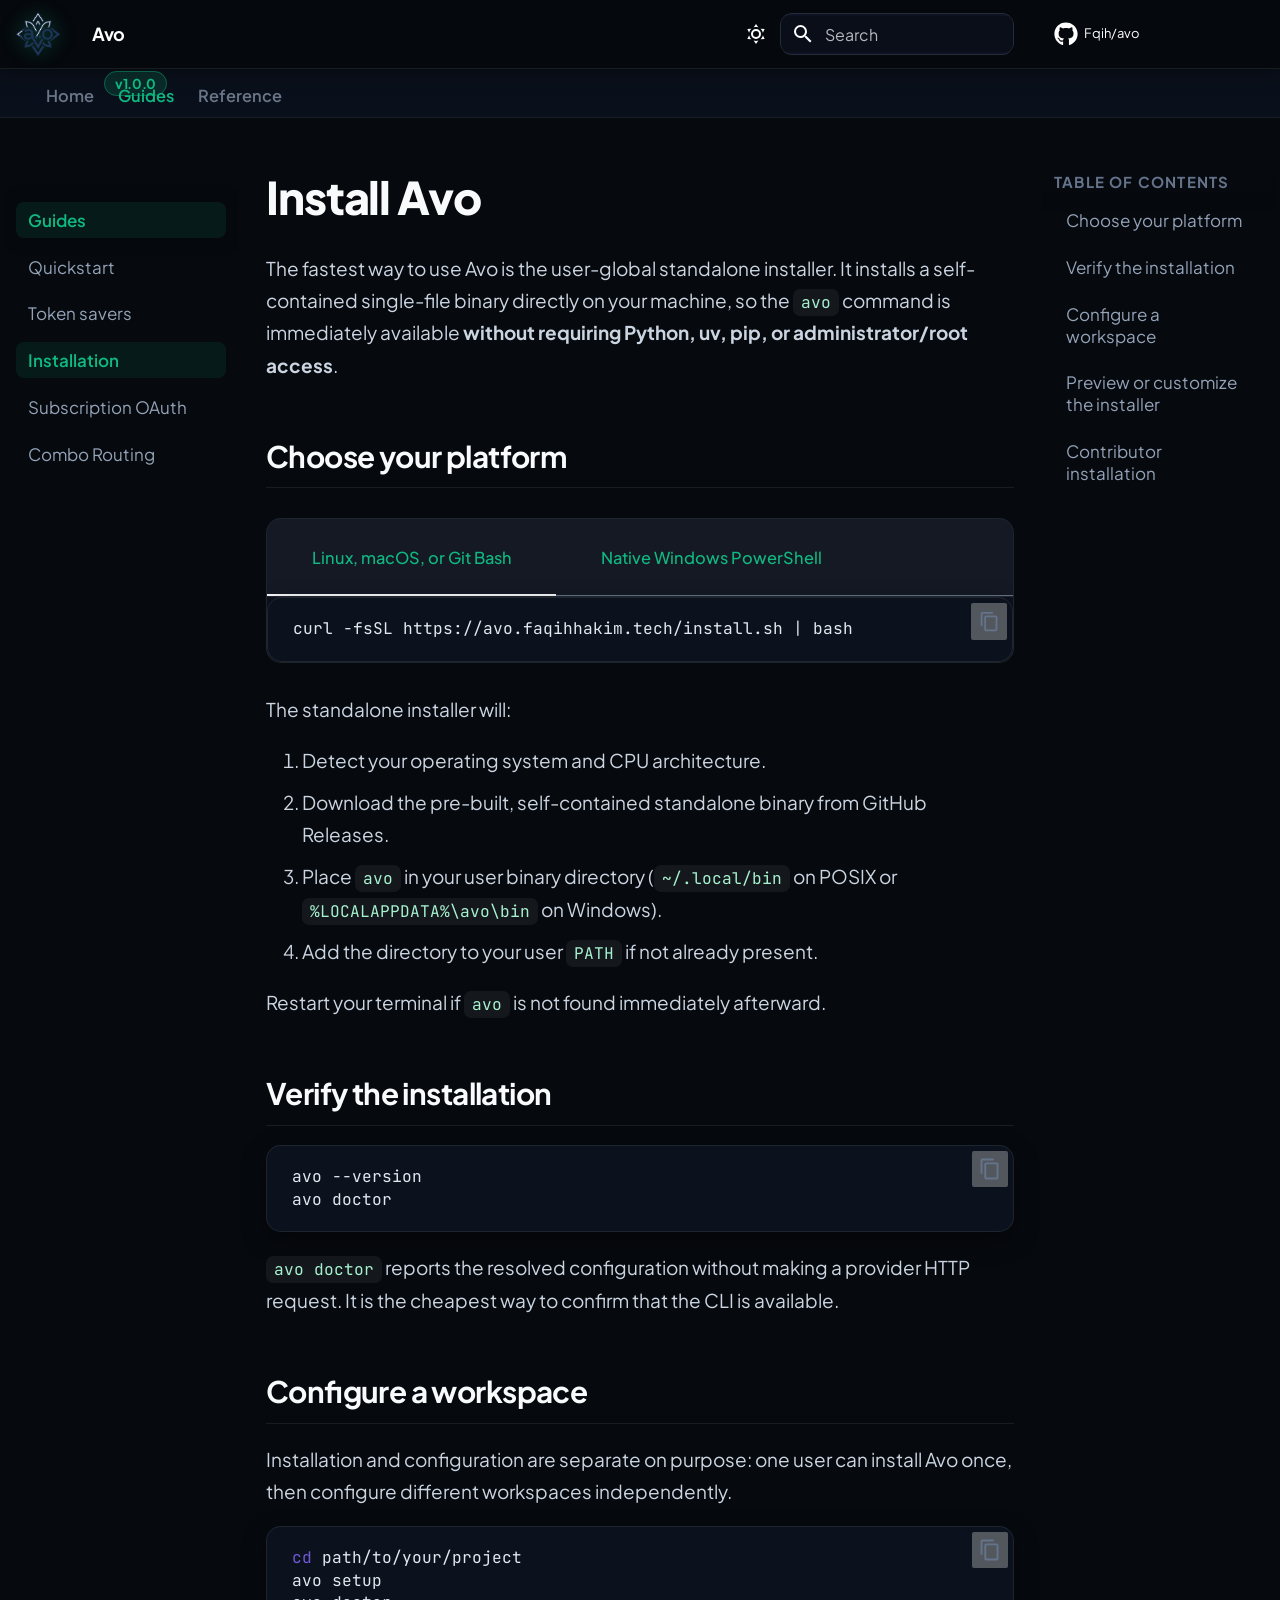
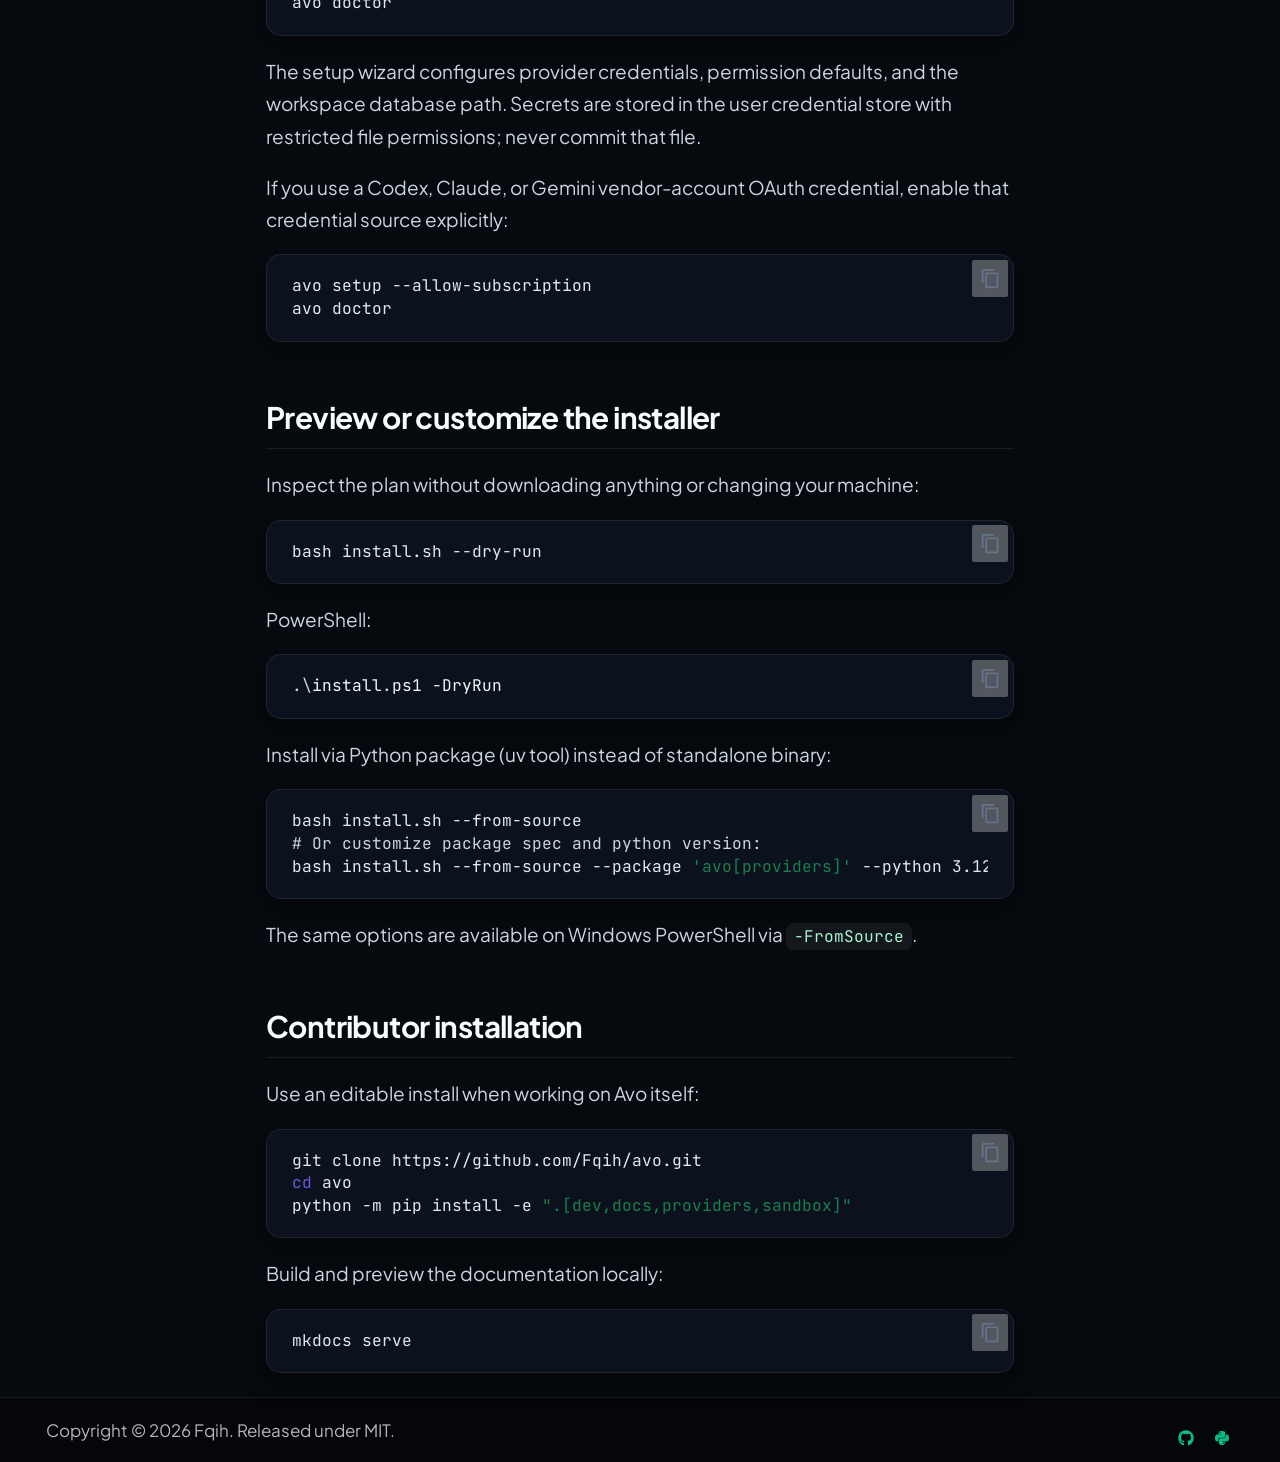
<file: site/guides/install/index.html>
<!doctype html>
<html lang="en" class="no-js">
  <head>
    
      <meta charset="utf-8">
      <meta name="viewport" content="width=device-width,initial-scale=1">
      
        <meta name="description" content="Provider-agnostic reliability runtime for bounded, observable, resumable AI agent loops.">
      
      
      
        <link rel="canonical" href="https://avo.faqihhakim.tech/guides/install/">
      
      
        <link rel="prev" href="../token-savers/">
      
      
        <link rel="next" href="../subscription-auth/">
      
      
        
      
      
      <link rel="icon" href="../../assets/logo.png">
      <meta name="generator" content="mkdocs-1.6.1, mkdocs-material-9.7.7">
    
    
      
        <title>Installation - Avo</title>
      
    
    
      <link rel="stylesheet" href="../../assets/stylesheets/main.ec1eaa64.min.css">
      
        
        <link rel="stylesheet" href="../../assets/stylesheets/palette.ab4e12ef.min.css">
      
      


    
    
      
    
    
      
        
        
        <link rel="preconnect" href="https://fonts.gstatic.com" crossorigin>
        <link rel="stylesheet" href="https://fonts.googleapis.com/css?family=Roboto:300,300i,400,400i,700,700i%7CRoboto+Mono:400,400i,700,700i&display=fallback">
        <style>:root{--md-text-font:"Roboto";--md-code-font:"Roboto Mono"}</style>
      
    
    
      <link rel="stylesheet" href="../../assets/_mkdocstrings.css">
    
      <link rel="stylesheet" href="../../assets/extra.css">
    
    <script>__md_scope=new URL("../..",location),__md_hash=e=>[...e].reduce(((e,_)=>(e<<5)-e+_.charCodeAt(0)),0),__md_get=(e,_=localStorage,t=__md_scope)=>JSON.parse(_.getItem(t.pathname+"."+e)),__md_set=(e,_,t=localStorage,a=__md_scope)=>{try{t.setItem(a.pathname+"."+e,JSON.stringify(_))}catch(e){}}</script>
    
      

    
    
  </head>
  
  
    
    
      
    
    
    
    
    <body dir="ltr" data-md-color-scheme="default" data-md-color-primary="indigo" data-md-color-accent="indigo">
  
    
    <input class="md-toggle" data-md-toggle="drawer" type="checkbox" id="__drawer" autocomplete="off">
    <input class="md-toggle" data-md-toggle="search" type="checkbox" id="__search" autocomplete="off">
    <label class="md-overlay" for="__drawer"></label>
    <div data-md-component="skip">
      
        
        <a href="#install-avo" class="md-skip">
          Skip to content
        </a>
      
    </div>
    <div data-md-component="announce">
      
    </div>
    
    
      

<header class="md-header" data-md-component="header">
  <nav class="md-header__inner md-grid" aria-label="Header">
    <a href="../.." title="Avo" class="md-header__button md-logo" aria-label="Avo" data-md-component="logo">
      
  <img src="../../assets/logo.png" alt="logo">

    </a>
    <label class="md-header__button md-icon" for="__drawer">
      
      <svg xmlns="http://www.w3.org/2000/svg" viewBox="0 0 24 24"><path d="M3 6h18v2H3zm0 5h18v2H3zm0 5h18v2H3z"/></svg>
    </label>
    <div class="md-header__title" data-md-component="header-title">
      <div class="md-header__ellipsis">
        <div class="md-header__topic">
          <span class="md-ellipsis">
            Avo
          </span>
        </div>
        <div class="md-header__topic" data-md-component="header-topic">
          <span class="md-ellipsis">
            
              Installation
            
          </span>
        </div>
      </div>
    </div>
    
      
        <form class="md-header__option" data-md-component="palette">
  
    
    
    
    <input class="md-option" data-md-color-media="(prefers-color-scheme: light)" data-md-color-scheme="default" data-md-color-primary="indigo" data-md-color-accent="indigo"  aria-label="Switch to dark mode"  type="radio" name="__palette" id="__palette_0">
    
      <label class="md-header__button md-icon" title="Switch to dark mode" for="__palette_1" hidden>
        <svg xmlns="http://www.w3.org/2000/svg" viewBox="0 0 24 24"><path d="M12 7a5 5 0 0 1 5 5 5 5 0 0 1-5 5 5 5 0 0 1-5-5 5 5 0 0 1 5-5m0 2a3 3 0 0 0-3 3 3 3 0 0 0 3 3 3 3 0 0 0 3-3 3 3 0 0 0-3-3m0-7 2.39 3.42C13.65 5.15 12.84 5 12 5s-1.65.15-2.39.42zM3.34 7l4.16-.35A7.2 7.2 0 0 0 5.94 8.5c-.44.74-.69 1.5-.83 2.29zm.02 10 1.76-3.77a7.131 7.131 0 0 0 2.38 4.14zM20.65 7l-1.77 3.79a7.02 7.02 0 0 0-2.38-4.15zm-.01 10-4.14.36c.59-.51 1.12-1.14 1.54-1.86.42-.73.69-1.5.83-2.29zM12 22l-2.41-3.44c.74.27 1.55.44 2.41.44.82 0 1.63-.17 2.37-.44z"/></svg>
      </label>
    
  
    
    
    
    <input class="md-option" data-md-color-media="(prefers-color-scheme: dark)" data-md-color-scheme="slate" data-md-color-primary="indigo" data-md-color-accent="indigo"  aria-label="Switch to light mode"  type="radio" name="__palette" id="__palette_1">
    
      <label class="md-header__button md-icon" title="Switch to light mode" for="__palette_0" hidden>
        <svg xmlns="http://www.w3.org/2000/svg" viewBox="0 0 24 24"><path d="m17.75 4.09-2.53 1.94.91 3.06-2.63-1.81-2.63 1.81.91-3.06-2.53-1.94L12.44 4l1.06-3 1.06 3zm3.5 6.91-1.64 1.25.59 1.98-1.7-1.17-1.7 1.17.59-1.98L15.75 11l2.06-.05L18.5 9l.69 1.95zm-2.28 4.95c.83-.08 1.72 1.1 1.19 1.85-.32.45-.66.87-1.08 1.27C15.17 23 8.84 23 4.94 19.07c-3.91-3.9-3.91-10.24 0-14.14.4-.4.82-.76 1.27-1.08.75-.53 1.93.36 1.85 1.19-.27 2.86.69 5.83 2.89 8.02a9.96 9.96 0 0 0 8.02 2.89m-1.64 2.02a12.08 12.08 0 0 1-7.8-3.47c-2.17-2.19-3.33-5-3.49-7.82-2.81 3.14-2.7 7.96.31 10.98 3.02 3.01 7.84 3.12 10.98.31"/></svg>
      </label>
    
  
</form>
      
    
    
      <script>var palette=__md_get("__palette");if(palette&&palette.color){if("(prefers-color-scheme)"===palette.color.media){var media=matchMedia("(prefers-color-scheme: light)"),input=document.querySelector(media.matches?"[data-md-color-media='(prefers-color-scheme: light)']":"[data-md-color-media='(prefers-color-scheme: dark)']");palette.color.media=input.getAttribute("data-md-color-media"),palette.color.scheme=input.getAttribute("data-md-color-scheme"),palette.color.primary=input.getAttribute("data-md-color-primary"),palette.color.accent=input.getAttribute("data-md-color-accent")}for(var[key,value]of Object.entries(palette.color))document.body.setAttribute("data-md-color-"+key,value)}</script>
    
    
    
      
      
        <label class="md-header__button md-icon" for="__search">
          
          <svg xmlns="http://www.w3.org/2000/svg" viewBox="0 0 24 24"><path d="M9.5 3A6.5 6.5 0 0 1 16 9.5c0 1.61-.59 3.09-1.56 4.23l.27.27h.79l5 5-1.5 1.5-5-5v-.79l-.27-.27A6.52 6.52 0 0 1 9.5 16 6.5 6.5 0 0 1 3 9.5 6.5 6.5 0 0 1 9.5 3m0 2C7 5 5 7 5 9.5S7 14 9.5 14 14 12 14 9.5 12 5 9.5 5"/></svg>
        </label>
        <div class="md-search" data-md-component="search" role="dialog">
  <label class="md-search__overlay" for="__search"></label>
  <div class="md-search__inner" role="search">
    <form class="md-search__form" name="search">
      <input type="text" class="md-search__input" name="query" aria-label="Search" placeholder="Search" autocapitalize="off" autocorrect="off" autocomplete="off" spellcheck="false" data-md-component="search-query" required>
      <label class="md-search__icon md-icon" for="__search">
        
        <svg xmlns="http://www.w3.org/2000/svg" viewBox="0 0 24 24"><path d="M9.5 3A6.5 6.5 0 0 1 16 9.5c0 1.61-.59 3.09-1.56 4.23l.27.27h.79l5 5-1.5 1.5-5-5v-.79l-.27-.27A6.52 6.52 0 0 1 9.5 16 6.5 6.5 0 0 1 3 9.5 6.5 6.5 0 0 1 9.5 3m0 2C7 5 5 7 5 9.5S7 14 9.5 14 14 12 14 9.5 12 5 9.5 5"/></svg>
        
        <svg xmlns="http://www.w3.org/2000/svg" viewBox="0 0 24 24"><path d="M20 11v2H8l5.5 5.5-1.42 1.42L4.16 12l7.92-7.92L13.5 5.5 8 11z"/></svg>
      </label>
      <nav class="md-search__options" aria-label="Search">
        
        <button type="reset" class="md-search__icon md-icon" title="Clear" aria-label="Clear" tabindex="-1">
          
          <svg xmlns="http://www.w3.org/2000/svg" viewBox="0 0 24 24"><path d="M19 6.41 17.59 5 12 10.59 6.41 5 5 6.41 10.59 12 5 17.59 6.41 19 12 13.41 17.59 19 19 17.59 13.41 12z"/></svg>
        </button>
      </nav>
      
        <div class="md-search__suggest" data-md-component="search-suggest"></div>
      
    </form>
    <div class="md-search__output">
      <div class="md-search__scrollwrap" tabindex="0" data-md-scrollfix>
        <div class="md-search-result" data-md-component="search-result">
          <div class="md-search-result__meta">
            Initializing search
          </div>
          <ol class="md-search-result__list" role="presentation"></ol>
        </div>
      </div>
    </div>
  </div>
</div>
      
    
    
      <div class="md-header__source">
        <a href="https://github.com/Fqih/avo" title="Go to repository" class="md-source" data-md-component="source">
  <div class="md-source__icon md-icon">
    
    <svg xmlns="http://www.w3.org/2000/svg" viewBox="0 0 512 512"><!--! Font Awesome Free 7.1.0 by @fontawesome - https://fontawesome.com License - https://fontawesome.com/license/free (Icons: CC BY 4.0, Fonts: SIL OFL 1.1, Code: MIT License) Copyright 2025 Fonticons, Inc.--><path d="M173.9 397.4c0 2-2.3 3.6-5.2 3.6-3.3.3-5.6-1.3-5.6-3.6 0-2 2.3-3.6 5.2-3.6 3-.3 5.6 1.3 5.6 3.6m-31.1-4.5c-.7 2 1.3 4.3 4.3 4.9 2.6 1 5.6 0 6.2-2s-1.3-4.3-4.3-5.2c-2.6-.7-5.5.3-6.2 2.3m44.2-1.7c-2.9.7-4.9 2.6-4.6 4.9.3 2 2.9 3.3 5.9 2.6 2.9-.7 4.9-2.6 4.6-4.6-.3-1.9-3-3.2-5.9-2.9M252.8 8C114.1 8 8 113.3 8 252c0 110.9 69.8 205.8 169.5 239.2 12.8 2.3 17.3-5.6 17.3-12.1 0-6.2-.3-40.4-.3-61.4 0 0-70 15-84.7-29.8 0 0-11.4-29.1-27.8-36.6 0 0-22.9-15.7 1.6-15.4 0 0 24.9 2 38.6 25.8 21.9 38.6 58.6 27.5 72.9 20.9 2.3-16 8.8-27.1 16-33.7-55.9-6.2-112.3-14.3-112.3-110.5 0-27.5 7.6-41.3 23.6-58.9-2.6-6.5-11.1-33.3 2.6-67.9 20.9-6.5 69 27 69 27 20-5.6 41.5-8.5 62.8-8.5s42.8 2.9 62.8 8.5c0 0 48.1-33.6 69-27 13.7 34.7 5.2 61.4 2.6 67.9 16 17.7 25.8 31.5 25.8 58.9 0 96.5-58.9 104.2-114.8 110.5 9.2 7.9 17 22.9 17 46.4 0 33.7-.3 75.4-.3 83.6 0 6.5 4.6 14.4 17.3 12.1C436.2 457.8 504 362.9 504 252 504 113.3 391.5 8 252.8 8M105.2 352.9c-1.3 1-1 3.3.7 5.2 1.6 1.6 3.9 2.3 5.2 1 1.3-1 1-3.3-.7-5.2-1.6-1.6-3.9-2.3-5.2-1m-10.8-8.1c-.7 1.3.3 2.9 2.3 3.9 1.6 1 3.6.7 4.3-.7.7-1.3-.3-2.9-2.3-3.9-2-.6-3.6-.3-4.3.7m32.4 35.6c-1.6 1.3-1 4.3 1.3 6.2 2.3 2.3 5.2 2.6 6.5 1 1.3-1.3.7-4.3-1.3-6.2-2.2-2.3-5.2-2.6-6.5-1m-11.4-14.7c-1.6 1-1.6 3.6 0 5.9s4.3 3.3 5.6 2.3c1.6-1.3 1.6-3.9 0-6.2-1.4-2.3-4-3.3-5.6-2"/></svg>
  </div>
  <div class="md-source__repository">
    Fqih/avo
  </div>
</a>
      </div>
    
  </nav>
  
</header>
    
    <div class="md-container" data-md-component="container">
      
      
        
          
            
<nav class="md-tabs" aria-label="Tabs" data-md-component="tabs">
  <div class="md-grid">
    <ul class="md-tabs__list">
      
        
  
  
  
  
    <li class="md-tabs__item">
      <a href="../.." class="md-tabs__link">
        
  
  
    
  
  Home

      </a>
    </li>
  

      
        
  
  
  
    
  
  
    
    
      <li class="md-tabs__item md-tabs__item--active">
        <a href="../quickstart/" class="md-tabs__link">
          
  
  
    
  
  Guides

        </a>
      </li>
    
  

      
        
  
  
  
  
    
    
      <li class="md-tabs__item">
        <a href="../../avo-reference/" class="md-tabs__link">
          
  
  
    
  
  Reference

        </a>
      </li>
    
  

      
    </ul>
  </div>
</nav>
          
        
      
      <main class="md-main" data-md-component="main">
        <div class="md-main__inner md-grid">
          
            
              
              <div class="md-sidebar md-sidebar--primary" data-md-component="sidebar" data-md-type="navigation" >
                <div class="md-sidebar__scrollwrap">
                  <div class="md-sidebar__inner">
                    


  


<nav class="md-nav md-nav--primary md-nav--lifted" aria-label="Navigation" data-md-level="0">
  <label class="md-nav__title" for="__drawer">
    <a href="../.." title="Avo" class="md-nav__button md-logo" aria-label="Avo" data-md-component="logo">
      
  <img src="../../assets/logo.png" alt="logo">

    </a>
    Avo
  </label>
  
    <div class="md-nav__source">
      <a href="https://github.com/Fqih/avo" title="Go to repository" class="md-source" data-md-component="source">
  <div class="md-source__icon md-icon">
    
    <svg xmlns="http://www.w3.org/2000/svg" viewBox="0 0 512 512"><!--! Font Awesome Free 7.1.0 by @fontawesome - https://fontawesome.com License - https://fontawesome.com/license/free (Icons: CC BY 4.0, Fonts: SIL OFL 1.1, Code: MIT License) Copyright 2025 Fonticons, Inc.--><path d="M173.9 397.4c0 2-2.3 3.6-5.2 3.6-3.3.3-5.6-1.3-5.6-3.6 0-2 2.3-3.6 5.2-3.6 3-.3 5.6 1.3 5.6 3.6m-31.1-4.5c-.7 2 1.3 4.3 4.3 4.9 2.6 1 5.6 0 6.2-2s-1.3-4.3-4.3-5.2c-2.6-.7-5.5.3-6.2 2.3m44.2-1.7c-2.9.7-4.9 2.6-4.6 4.9.3 2 2.9 3.3 5.9 2.6 2.9-.7 4.9-2.6 4.6-4.6-.3-1.9-3-3.2-5.9-2.9M252.8 8C114.1 8 8 113.3 8 252c0 110.9 69.8 205.8 169.5 239.2 12.8 2.3 17.3-5.6 17.3-12.1 0-6.2-.3-40.4-.3-61.4 0 0-70 15-84.7-29.8 0 0-11.4-29.1-27.8-36.6 0 0-22.9-15.7 1.6-15.4 0 0 24.9 2 38.6 25.8 21.9 38.6 58.6 27.5 72.9 20.9 2.3-16 8.8-27.1 16-33.7-55.9-6.2-112.3-14.3-112.3-110.5 0-27.5 7.6-41.3 23.6-58.9-2.6-6.5-11.1-33.3 2.6-67.9 20.9-6.5 69 27 69 27 20-5.6 41.5-8.5 62.8-8.5s42.8 2.9 62.8 8.5c0 0 48.1-33.6 69-27 13.7 34.7 5.2 61.4 2.6 67.9 16 17.7 25.8 31.5 25.8 58.9 0 96.5-58.9 104.2-114.8 110.5 9.2 7.9 17 22.9 17 46.4 0 33.7-.3 75.4-.3 83.6 0 6.5 4.6 14.4 17.3 12.1C436.2 457.8 504 362.9 504 252 504 113.3 391.5 8 252.8 8M105.2 352.9c-1.3 1-1 3.3.7 5.2 1.6 1.6 3.9 2.3 5.2 1 1.3-1 1-3.3-.7-5.2-1.6-1.6-3.9-2.3-5.2-1m-10.8-8.1c-.7 1.3.3 2.9 2.3 3.9 1.6 1 3.6.7 4.3-.7.7-1.3-.3-2.9-2.3-3.9-2-.6-3.6-.3-4.3.7m32.4 35.6c-1.6 1.3-1 4.3 1.3 6.2 2.3 2.3 5.2 2.6 6.5 1 1.3-1.3.7-4.3-1.3-6.2-2.2-2.3-5.2-2.6-6.5-1m-11.4-14.7c-1.6 1-1.6 3.6 0 5.9s4.3 3.3 5.6 2.3c1.6-1.3 1.6-3.9 0-6.2-1.4-2.3-4-3.3-5.6-2"/></svg>
  </div>
  <div class="md-source__repository">
    Fqih/avo
  </div>
</a>
    </div>
  
  <ul class="md-nav__list" data-md-scrollfix>
    
      
      
  
  
  
  
    <li class="md-nav__item">
      <a href="../.." class="md-nav__link">
        
  
  
  <span class="md-ellipsis">
    
  
    Home
  

    
  </span>
  
  

      </a>
    </li>
  

    
      
      
  
  
    
  
  
  
    
    
      
        
      
        
      
        
      
        
      
        
      
    
    
    
      
        
        
      
      
        
      
    
    
    <li class="md-nav__item md-nav__item--active md-nav__item--section md-nav__item--nested">
      
        
        
        <input class="md-nav__toggle md-toggle " type="checkbox" id="__nav_2" checked>
        
          
          <label class="md-nav__link" for="__nav_2" id="__nav_2_label" tabindex="">
            
  
  
  <span class="md-ellipsis">
    
  
    Guides
  

    
  </span>
  
  

            <span class="md-nav__icon md-icon"></span>
          </label>
        
        <nav class="md-nav" data-md-level="1" aria-labelledby="__nav_2_label" aria-expanded="true">
          <label class="md-nav__title" for="__nav_2">
            <span class="md-nav__icon md-icon"></span>
            
  
    Guides
  

          </label>
          <ul class="md-nav__list" data-md-scrollfix>
            
              
                
  
  
  
  
    <li class="md-nav__item">
      <a href="../quickstart/" class="md-nav__link">
        
  
  
  <span class="md-ellipsis">
    
  
    Quickstart
  

    
  </span>
  
  

      </a>
    </li>
  

              
            
              
                
  
  
  
  
    <li class="md-nav__item">
      <a href="../token-savers/" class="md-nav__link">
        
  
  
  <span class="md-ellipsis">
    
  
    Token savers
  

    
  </span>
  
  

      </a>
    </li>
  

              
            
              
                
  
  
    
  
  
  
    <li class="md-nav__item md-nav__item--active">
      
      <input class="md-nav__toggle md-toggle" type="checkbox" id="__toc">
      
      
        
      
      
        <label class="md-nav__link md-nav__link--active" for="__toc">
          
  
  
  <span class="md-ellipsis">
    
  
    Installation
  

    
  </span>
  
  

          <span class="md-nav__icon md-icon"></span>
        </label>
      
      <a href="./" class="md-nav__link md-nav__link--active">
        
  
  
  <span class="md-ellipsis">
    
  
    Installation
  

    
  </span>
  
  

      </a>
      
        

<nav class="md-nav md-nav--secondary" aria-label="Table of contents">
  
  
  
    
  
  
    <label class="md-nav__title" for="__toc">
      <span class="md-nav__icon md-icon"></span>
      Table of contents
    </label>
    <ul class="md-nav__list" data-md-component="toc" data-md-scrollfix>
      
        <li class="md-nav__item">
  <a href="#choose-your-platform" class="md-nav__link">
    <span class="md-ellipsis">
      
        Choose your platform
      
    </span>
  </a>
  
</li>
      
        <li class="md-nav__item">
  <a href="#verify-the-installation" class="md-nav__link">
    <span class="md-ellipsis">
      
        Verify the installation
      
    </span>
  </a>
  
</li>
      
        <li class="md-nav__item">
  <a href="#configure-a-workspace" class="md-nav__link">
    <span class="md-ellipsis">
      
        Configure a workspace
      
    </span>
  </a>
  
</li>
      
        <li class="md-nav__item">
  <a href="#preview-or-customize-the-installer" class="md-nav__link">
    <span class="md-ellipsis">
      
        Preview or customize the installer
      
    </span>
  </a>
  
</li>
      
        <li class="md-nav__item">
  <a href="#contributor-installation" class="md-nav__link">
    <span class="md-ellipsis">
      
        Contributor installation
      
    </span>
  </a>
  
</li>
      
    </ul>
  
</nav>
      
    </li>
  

              
            
              
                
  
  
  
  
    <li class="md-nav__item">
      <a href="../subscription-auth/" class="md-nav__link">
        
  
  
  <span class="md-ellipsis">
    
  
    Subscription OAuth
  

    
  </span>
  
  

      </a>
    </li>
  

              
            
              
                
  
  
  
  
    <li class="md-nav__item">
      <a href="../combo-routing/" class="md-nav__link">
        
  
  
  <span class="md-ellipsis">
    
  
    Combo Routing
  

    
  </span>
  
  

      </a>
    </li>
  

              
            
          </ul>
        </nav>
      
    </li>
  

    
      
      
  
  
  
  
    
    
      
        
      
        
      
        
      
        
      
        
      
        
      
        
          
        
      
    
    
    
      
      
        
      
    
    
    <li class="md-nav__item md-nav__item--nested">
      
        
        
        <input class="md-nav__toggle md-toggle " type="checkbox" id="__nav_3" >
        
          
          <div class="md-nav__link md-nav__container">
            <a href="../../api/" class="md-nav__link ">
              
  
  
  <span class="md-ellipsis">
    
  
    Reference
  

    
  </span>
  
  

            </a>
            
              
              <label class="md-nav__link " for="__nav_3" id="__nav_3_label" tabindex="0">
                <span class="md-nav__icon md-icon"></span>
              </label>
            
          </div>
        
        <nav class="md-nav" data-md-level="1" aria-labelledby="__nav_3_label" aria-expanded="false">
          <label class="md-nav__title" for="__nav_3">
            <span class="md-nav__icon md-icon"></span>
            
  
    Reference
  

          </label>
          <ul class="md-nav__list" data-md-scrollfix>
            
              
                
  
  
  
  
    <li class="md-nav__item">
      <a href="../../avo-reference/" class="md-nav__link">
        
  
  
  <span class="md-ellipsis">
    
  
    Project reference
  

    
  </span>
  
  

      </a>
    </li>
  

              
            
              
                
  
  
  
  
    <li class="md-nav__item">
      <a href="../../api-stability/" class="md-nav__link">
        
  
  
  <span class="md-ellipsis">
    
  
    API stability
  

    
  </span>
  
  

      </a>
    </li>
  

              
            
              
                
  
  
  
  
    <li class="md-nav__item">
      <a href="../../semver/" class="md-nav__link">
        
  
  
  <span class="md-ellipsis">
    
  
    SemVer policy
  

    
  </span>
  
  

      </a>
    </li>
  

              
            
              
                
  
  
  
  
    <li class="md-nav__item">
      <a href="../../parity-vs-cc-codex/" class="md-nav__link">
        
  
  
  <span class="md-ellipsis">
    
  
    Parity vs CC/Codex
  

    
  </span>
  
  

      </a>
    </li>
  

              
            
              
                
  
  
  
  
    <li class="md-nav__item">
      <a href="../../changelog/" class="md-nav__link">
        
  
  
  <span class="md-ellipsis">
    
  
    Changelog
  

    
  </span>
  
  

      </a>
    </li>
  

              
            
              
                
  
  
  
  
    <li class="md-nav__item">
      <a href="../../cli/" class="md-nav__link">
        
  
  
  <span class="md-ellipsis">
    
  
    CLI
  

    
  </span>
  
  

      </a>
    </li>
  

              
            
              
            
          </ul>
        </nav>
      
    </li>
  

    
  </ul>
</nav>
                  </div>
                </div>
              </div>
            
            
              
              <div class="md-sidebar md-sidebar--secondary" data-md-component="sidebar" data-md-type="toc" >
                <div class="md-sidebar__scrollwrap">
                  <div class="md-sidebar__inner">
                    

<nav class="md-nav md-nav--secondary" aria-label="Table of contents">
  
  
  
    
  
  
    <label class="md-nav__title" for="__toc">
      <span class="md-nav__icon md-icon"></span>
      Table of contents
    </label>
    <ul class="md-nav__list" data-md-component="toc" data-md-scrollfix>
      
        <li class="md-nav__item">
  <a href="#choose-your-platform" class="md-nav__link">
    <span class="md-ellipsis">
      
        Choose your platform
      
    </span>
  </a>
  
</li>
      
        <li class="md-nav__item">
  <a href="#verify-the-installation" class="md-nav__link">
    <span class="md-ellipsis">
      
        Verify the installation
      
    </span>
  </a>
  
</li>
      
        <li class="md-nav__item">
  <a href="#configure-a-workspace" class="md-nav__link">
    <span class="md-ellipsis">
      
        Configure a workspace
      
    </span>
  </a>
  
</li>
      
        <li class="md-nav__item">
  <a href="#preview-or-customize-the-installer" class="md-nav__link">
    <span class="md-ellipsis">
      
        Preview or customize the installer
      
    </span>
  </a>
  
</li>
      
        <li class="md-nav__item">
  <a href="#contributor-installation" class="md-nav__link">
    <span class="md-ellipsis">
      
        Contributor installation
      
    </span>
  </a>
  
</li>
      
    </ul>
  
</nav>
                  </div>
                </div>
              </div>
            
          
          
            <div class="md-content" data-md-component="content">
              
              <article class="md-content__inner md-typeset">
                
                  


  
  


<h1 id="install-avo">Install Avo<a class="headerlink" href="#install-avo" title="Permanent link">&para;</a></h1>
<p>The fastest way to use Avo is the user-global standalone installer. It installs a self-contained
single-file binary directly on your machine, so the <code>avo</code> command is immediately available
<strong>without requiring Python, uv, pip, or administrator/root access</strong>.</p>
<h2 id="choose-your-platform">Choose your platform<a class="headerlink" href="#choose-your-platform" title="Permanent link">&para;</a></h2>
<div class="tabbed-set tabbed-alternate" data-tabs="1:2"><input checked="checked" id="__tabbed_1_1" name="__tabbed_1" type="radio" /><input id="__tabbed_1_2" name="__tabbed_1" type="radio" /><div class="tabbed-labels"><label for="__tabbed_1_1">Linux, macOS, or Git Bash</label><label for="__tabbed_1_2">Native Windows PowerShell</label></div>
<div class="tabbed-content">
<div class="tabbed-block">
<div class="language-bash highlight"><pre><span></span><code><span id="__span-0-1"><a id="__codelineno-0-1" name="__codelineno-0-1" href="#__codelineno-0-1"></a>curl<span class="w"> </span>-fsSL<span class="w"> </span>https://avo.faqihhakim.tech/install.sh<span class="w"> </span><span class="p">|</span><span class="w"> </span>bash
</span></code></pre></div>
</div>
<div class="tabbed-block">
<div class="language-powershell highlight"><pre><span></span><code><span id="__span-1-1"><a id="__codelineno-1-1" name="__codelineno-1-1" href="#__codelineno-1-1"></a><span class="nb">irm </span><span class="n">https</span><span class="p">://</span><span class="n">avo</span><span class="p">.</span><span class="n">faqihhakim</span><span class="p">.</span><span class="n">tech</span><span class="p">/</span><span class="n">install</span><span class="p">.</span><span class="n">ps1</span> <span class="p">|</span> <span class="nb">iex</span>
</span></code></pre></div>
</div>
</div>
</div>
<p>The standalone installer will:</p>
<ol>
<li>Detect your operating system and CPU architecture.</li>
<li>Download the pre-built, self-contained standalone binary from GitHub Releases.</li>
<li>Place <code>avo</code> in your user binary directory (<code>~/.local/bin</code> on POSIX or <code>%LOCALAPPDATA%\avo\bin</code> on Windows).</li>
<li>Add the directory to your user <code>PATH</code> if not already present.</li>
</ol>
<p>Restart your terminal if <code>avo</code> is not found immediately afterward.</p>
<h2 id="verify-the-installation">Verify the installation<a class="headerlink" href="#verify-the-installation" title="Permanent link">&para;</a></h2>
<div class="language-bash highlight"><pre><span></span><code><span id="__span-2-1"><a id="__codelineno-2-1" name="__codelineno-2-1" href="#__codelineno-2-1"></a>avo<span class="w"> </span>--version
</span><span id="__span-2-2"><a id="__codelineno-2-2" name="__codelineno-2-2" href="#__codelineno-2-2"></a>avo<span class="w"> </span>doctor
</span></code></pre></div>
<p><code>avo doctor</code> reports the resolved configuration without making a provider HTTP
request. It is the cheapest way to confirm that the CLI is available.</p>
<h2 id="configure-a-workspace">Configure a workspace<a class="headerlink" href="#configure-a-workspace" title="Permanent link">&para;</a></h2>
<p>Installation and configuration are separate on purpose: one user can install
Avo once, then configure different workspaces independently.</p>
<div class="language-bash highlight"><pre><span></span><code><span id="__span-3-1"><a id="__codelineno-3-1" name="__codelineno-3-1" href="#__codelineno-3-1"></a><span class="nb">cd</span><span class="w"> </span>path/to/your/project
</span><span id="__span-3-2"><a id="__codelineno-3-2" name="__codelineno-3-2" href="#__codelineno-3-2"></a>avo<span class="w"> </span>setup
</span><span id="__span-3-3"><a id="__codelineno-3-3" name="__codelineno-3-3" href="#__codelineno-3-3"></a>avo<span class="w"> </span>doctor
</span></code></pre></div>
<p>The setup wizard configures provider credentials, permission defaults, and the
workspace database path. Secrets are stored in the user credential store with
restricted file permissions; never commit that file.</p>
<p>If you use a Codex, Claude, or Gemini vendor-account OAuth credential, enable
that credential source explicitly:</p>
<div class="language-bash highlight"><pre><span></span><code><span id="__span-4-1"><a id="__codelineno-4-1" name="__codelineno-4-1" href="#__codelineno-4-1"></a>avo<span class="w"> </span>setup<span class="w"> </span>--allow-subscription
</span><span id="__span-4-2"><a id="__codelineno-4-2" name="__codelineno-4-2" href="#__codelineno-4-2"></a>avo<span class="w"> </span>doctor
</span></code></pre></div>
<h2 id="preview-or-customize-the-installer">Preview or customize the installer<a class="headerlink" href="#preview-or-customize-the-installer" title="Permanent link">&para;</a></h2>
<p>Inspect the plan without downloading anything or changing your machine:</p>
<div class="language-bash highlight"><pre><span></span><code><span id="__span-5-1"><a id="__codelineno-5-1" name="__codelineno-5-1" href="#__codelineno-5-1"></a>bash<span class="w"> </span>install.sh<span class="w"> </span>--dry-run
</span></code></pre></div>
<p>PowerShell:</p>
<div class="language-powershell highlight"><pre><span></span><code><span id="__span-6-1"><a id="__codelineno-6-1" name="__codelineno-6-1" href="#__codelineno-6-1"></a><span class="p">.\</span><span class="n">install</span><span class="p">.</span><span class="n">ps1</span> <span class="n">-DryRun</span>
</span></code></pre></div>
<p>Install via Python package (uv tool) instead of standalone binary:</p>
<div class="language-bash highlight"><pre><span></span><code><span id="__span-7-1"><a id="__codelineno-7-1" name="__codelineno-7-1" href="#__codelineno-7-1"></a>bash<span class="w"> </span>install.sh<span class="w"> </span>--from-source
</span><span id="__span-7-2"><a id="__codelineno-7-2" name="__codelineno-7-2" href="#__codelineno-7-2"></a><span class="c1"># Or customize package spec and python version:</span>
</span><span id="__span-7-3"><a id="__codelineno-7-3" name="__codelineno-7-3" href="#__codelineno-7-3"></a>bash<span class="w"> </span>install.sh<span class="w"> </span>--from-source<span class="w"> </span>--package<span class="w"> </span><span class="s1">&#39;avo[providers]&#39;</span><span class="w"> </span>--python<span class="w"> </span>3.12
</span></code></pre></div>
<p>The same options are available on Windows PowerShell via <code>-FromSource</code>.</p>
<h2 id="contributor-installation">Contributor installation<a class="headerlink" href="#contributor-installation" title="Permanent link">&para;</a></h2>
<p>Use an editable install when working on Avo itself:</p>
<div class="language-bash highlight"><pre><span></span><code><span id="__span-8-1"><a id="__codelineno-8-1" name="__codelineno-8-1" href="#__codelineno-8-1"></a>git<span class="w"> </span>clone<span class="w"> </span>https://github.com/Fqih/avo.git
</span><span id="__span-8-2"><a id="__codelineno-8-2" name="__codelineno-8-2" href="#__codelineno-8-2"></a><span class="nb">cd</span><span class="w"> </span>avo
</span><span id="__span-8-3"><a id="__codelineno-8-3" name="__codelineno-8-3" href="#__codelineno-8-3"></a>python<span class="w"> </span>-m<span class="w"> </span>pip<span class="w"> </span>install<span class="w"> </span>-e<span class="w"> </span><span class="s2">&quot;.[dev,docs,providers,sandbox]&quot;</span>
</span></code></pre></div>
<p>Build and preview the documentation locally:</p>
<div class="language-bash highlight"><pre><span></span><code><span id="__span-9-1"><a id="__codelineno-9-1" name="__codelineno-9-1" href="#__codelineno-9-1"></a>mkdocs<span class="w"> </span>serve
</span></code></pre></div>












                
              </article>
            </div>
          
          
<script>var target=document.getElementById(location.hash.slice(1));target&&target.name&&(target.checked=target.name.startsWith("__tabbed_"))</script>
        </div>
        
          <button type="button" class="md-top md-icon" data-md-component="top" hidden>
  
  <svg xmlns="http://www.w3.org/2000/svg" viewBox="0 0 24 24"><path d="M13 20h-2V8l-5.5 5.5-1.42-1.42L12 4.16l7.92 7.92-1.42 1.42L13 8z"/></svg>
  Back to top
</button>
        
      </main>
      
        <footer class="md-footer">
  
  <div class="md-footer-meta md-typeset">
    <div class="md-footer-meta__inner md-grid">
      <div class="md-copyright">
  
    <div class="md-copyright__highlight">
      Copyright &copy; 2026 Fqih. Released under MIT.
    </div>
  
  
</div>
      
        
<div class="md-social">
  
    
    
    
    
    <a href="https://github.com/Fqih/avo" target="_blank" rel="noopener" title="Avo on GitHub" class="md-social__link">
      <svg xmlns="http://www.w3.org/2000/svg" viewBox="0 0 512 512"><!--! Font Awesome Free 7.1.0 by @fontawesome - https://fontawesome.com License - https://fontawesome.com/license/free (Icons: CC BY 4.0, Fonts: SIL OFL 1.1, Code: MIT License) Copyright 2025 Fonticons, Inc.--><path d="M173.9 397.4c0 2-2.3 3.6-5.2 3.6-3.3.3-5.6-1.3-5.6-3.6 0-2 2.3-3.6 5.2-3.6 3-.3 5.6 1.3 5.6 3.6m-31.1-4.5c-.7 2 1.3 4.3 4.3 4.9 2.6 1 5.6 0 6.2-2s-1.3-4.3-4.3-5.2c-2.6-.7-5.5.3-6.2 2.3m44.2-1.7c-2.9.7-4.9 2.6-4.6 4.9.3 2 2.9 3.3 5.9 2.6 2.9-.7 4.9-2.6 4.6-4.6-.3-1.9-3-3.2-5.9-2.9M252.8 8C114.1 8 8 113.3 8 252c0 110.9 69.8 205.8 169.5 239.2 12.8 2.3 17.3-5.6 17.3-12.1 0-6.2-.3-40.4-.3-61.4 0 0-70 15-84.7-29.8 0 0-11.4-29.1-27.8-36.6 0 0-22.9-15.7 1.6-15.4 0 0 24.9 2 38.6 25.8 21.9 38.6 58.6 27.5 72.9 20.9 2.3-16 8.8-27.1 16-33.7-55.9-6.2-112.3-14.3-112.3-110.5 0-27.5 7.6-41.3 23.6-58.9-2.6-6.5-11.1-33.3 2.6-67.9 20.9-6.5 69 27 69 27 20-5.6 41.5-8.5 62.8-8.5s42.8 2.9 62.8 8.5c0 0 48.1-33.6 69-27 13.7 34.7 5.2 61.4 2.6 67.9 16 17.7 25.8 31.5 25.8 58.9 0 96.5-58.9 104.2-114.8 110.5 9.2 7.9 17 22.9 17 46.4 0 33.7-.3 75.4-.3 83.6 0 6.5 4.6 14.4 17.3 12.1C436.2 457.8 504 362.9 504 252 504 113.3 391.5 8 252.8 8M105.2 352.9c-1.3 1-1 3.3.7 5.2 1.6 1.6 3.9 2.3 5.2 1 1.3-1 1-3.3-.7-5.2-1.6-1.6-3.9-2.3-5.2-1m-10.8-8.1c-.7 1.3.3 2.9 2.3 3.9 1.6 1 3.6.7 4.3-.7.7-1.3-.3-2.9-2.3-3.9-2-.6-3.6-.3-4.3.7m32.4 35.6c-1.6 1.3-1 4.3 1.3 6.2 2.3 2.3 5.2 2.6 6.5 1 1.3-1.3.7-4.3-1.3-6.2-2.2-2.3-5.2-2.6-6.5-1m-11.4-14.7c-1.6 1-1.6 3.6 0 5.9s4.3 3.3 5.6 2.3c1.6-1.3 1.6-3.9 0-6.2-1.4-2.3-4-3.3-5.6-2"/></svg>
    </a>
  
    
    
    
    
    <a href="https://pypi.org/project/avo/" target="_blank" rel="noopener" title="Avo on PyPI" class="md-social__link">
      <svg xmlns="http://www.w3.org/2000/svg" viewBox="0 0 448 512"><!--! Font Awesome Free 7.1.0 by @fontawesome - https://fontawesome.com License - https://fontawesome.com/license/free (Icons: CC BY 4.0, Fonts: SIL OFL 1.1, Code: MIT License) Copyright 2025 Fonticons, Inc.--><path d="M439.8 200.5c-7.7-30.9-22.3-54.2-53.4-54.2h-40.1v47.4c0 36.8-31.2 67.8-66.8 67.8H172.7c-29.2 0-53.4 25-53.4 54.3v101.8c0 29 25.2 46 53.4 54.3 33.8 9.9 66.3 11.7 106.8 0 26.9-7.8 53.4-23.5 53.4-54.3v-40.7H226.2v-13.6h160.2c31.1 0 42.6-21.7 53.4-54.2 11.2-33.5 10.7-65.7 0-108.6M286.2 444.7a20.4 20.4 0 1 1 0-40.7 20.4 20.4 0 1 1 0 40.7M167.8 248.1h106.8c29.7 0 53.4-24.5 53.4-54.3V91.9c0-29-24.4-50.7-53.4-55.6-35.8-5.9-74.7-5.6-106.8.1-45.2 8-53.4 24.7-53.4 55.6v40.7h106.9v13.6h-147c-31.1 0-58.3 18.7-66.8 54.2-9.8 40.7-10.2 66.1 0 108.6 7.6 31.6 25.7 54.2 56.8 54.2H101v-48.8c0-35.3 30.5-66.4 66.8-66.4m-6.6-183.4a20.4 20.4 0 1 1 0 40.8 20.4 20.4 0 1 1 0-40.8"/></svg>
    </a>
  
</div>
      
    </div>
  </div>
</footer>
      
    </div>
    <div class="md-dialog" data-md-component="dialog">
      <div class="md-dialog__inner md-typeset"></div>
    </div>
    
    
    
      
      
      <script id="__config" type="application/json">{"annotate": null, "base": "../..", "features": ["navigation.tabs", "navigation.sections", "navigation.indexes", "navigation.top", "navigation.tracking", "content.code.copy", "content.code.annotate", "search.suggest", "search.highlight", "toc.follow"], "search": "../../assets/javascripts/workers/search.2c215733.min.js", "tags": null, "translations": {"clipboard.copied": "Copied to clipboard", "clipboard.copy": "Copy to clipboard", "search.result.more.one": "1 more on this page", "search.result.more.other": "# more on this page", "search.result.none": "No matching documents", "search.result.one": "1 matching document", "search.result.other": "# matching documents", "search.result.placeholder": "Type to start searching", "search.result.term.missing": "Missing", "select.version": "Select version"}, "version": null}</script>
    
    
      <script src="../../assets/javascripts/bundle.d7400e89.min.js"></script>
      
    
  </body>
</html>
</file>
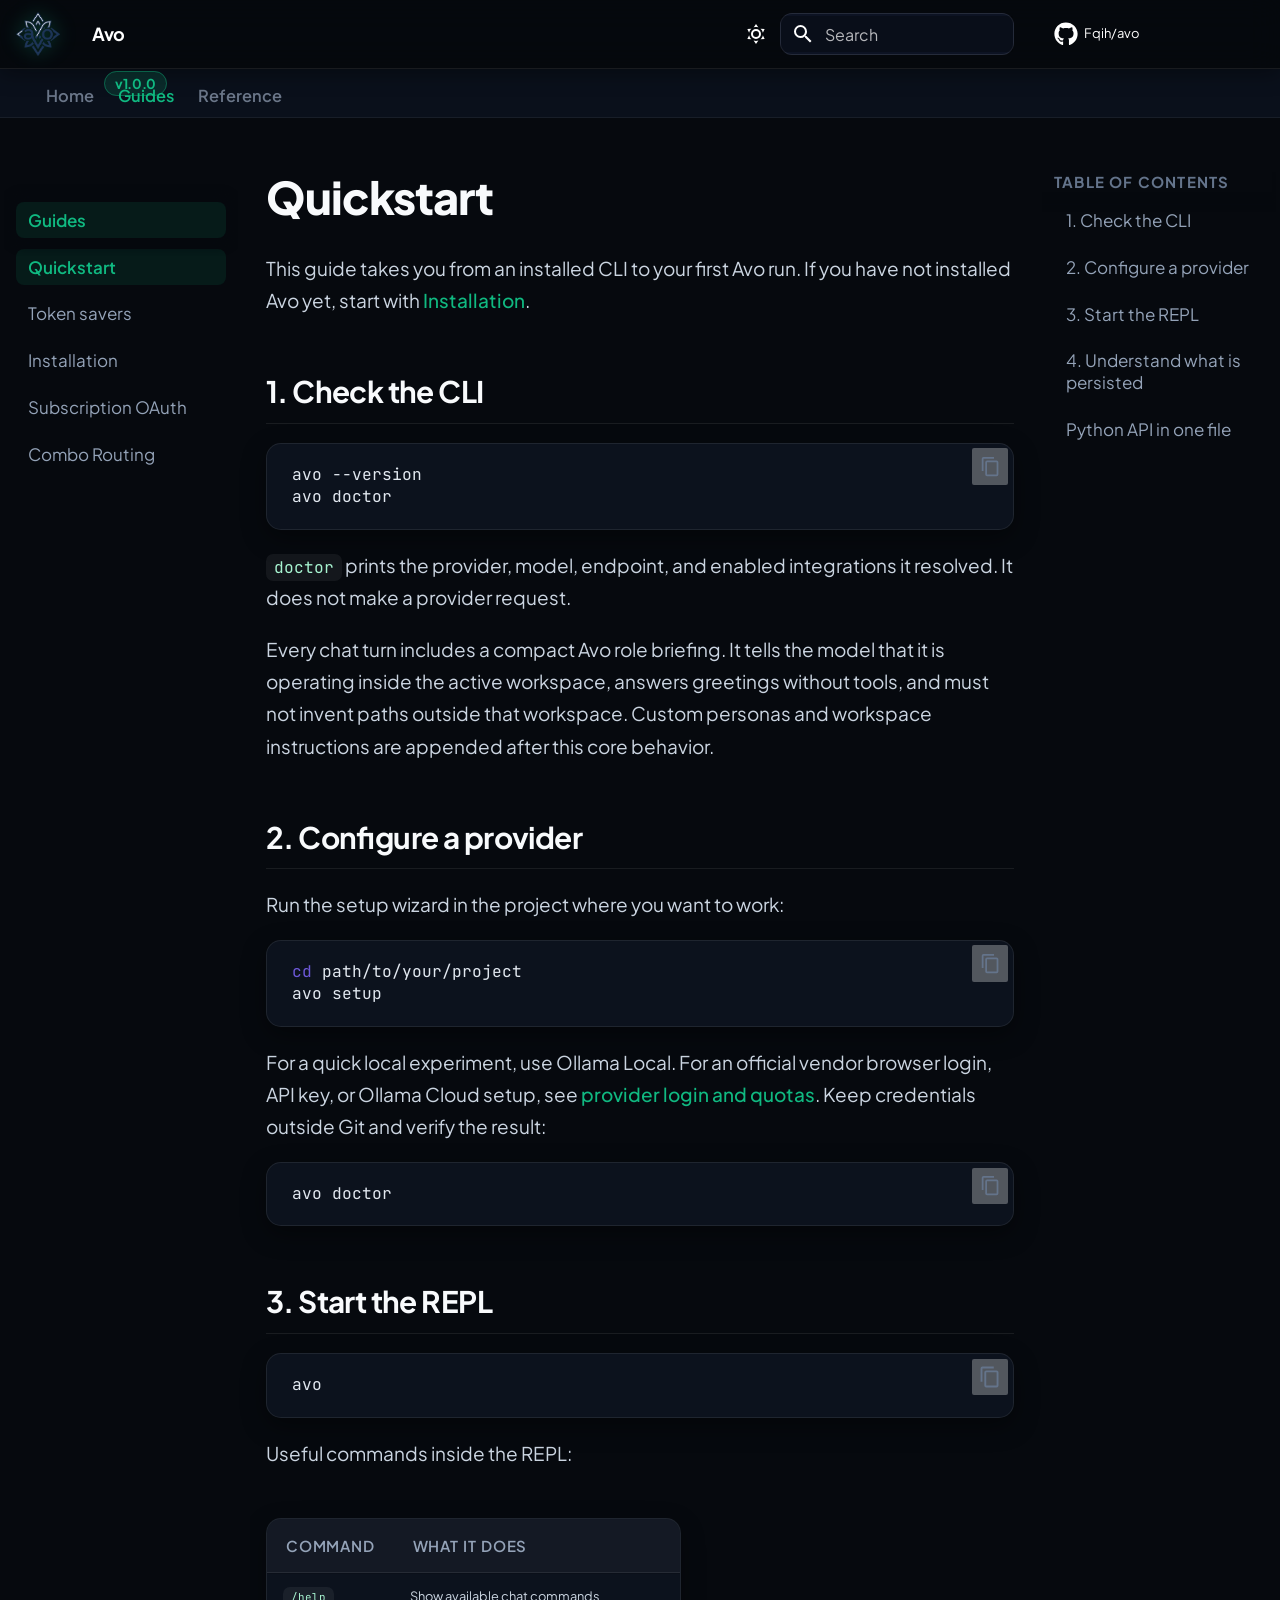
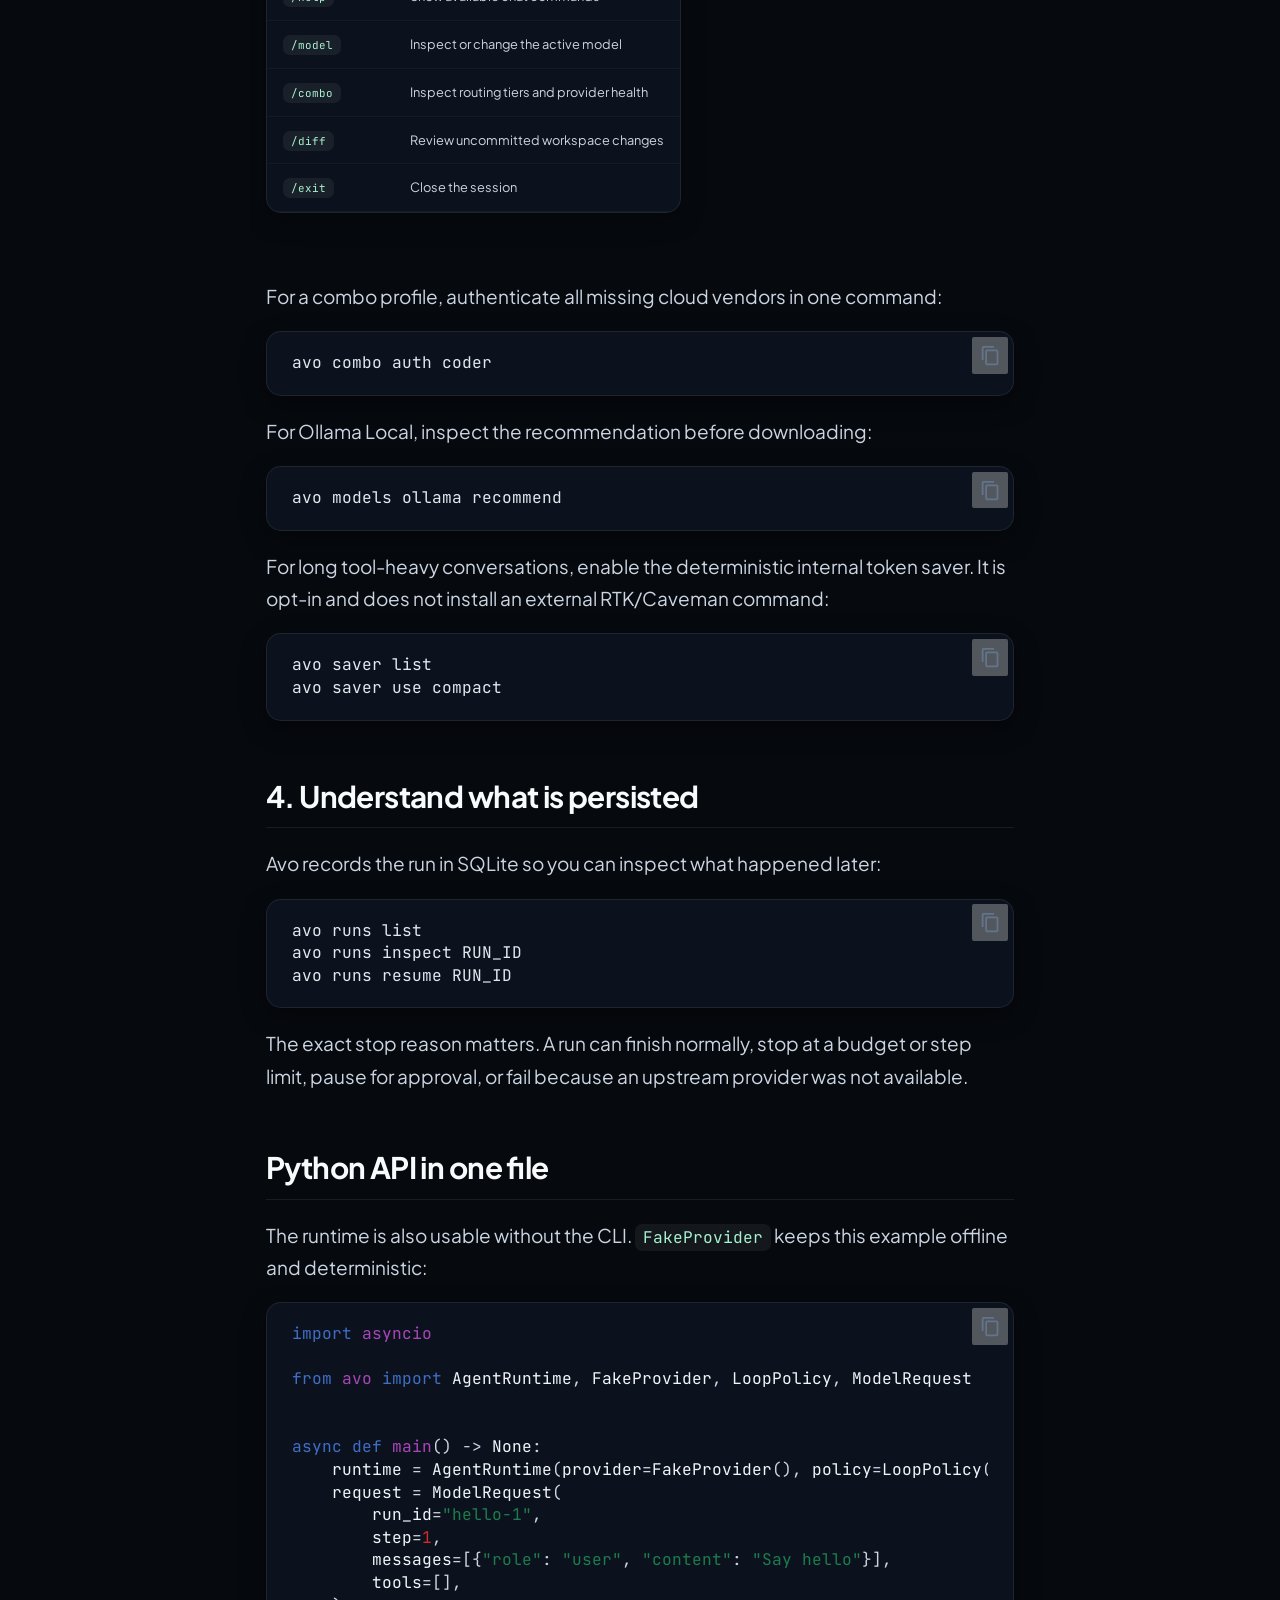
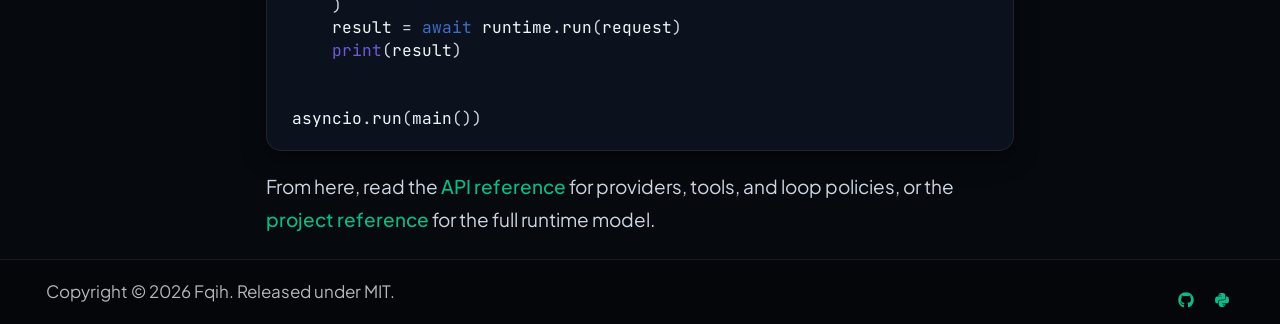
<file: site/guides/quickstart/index.html>
<!doctype html>
<html lang="en" class="no-js">
  <head>
    
      <meta charset="utf-8">
      <meta name="viewport" content="width=device-width,initial-scale=1">
      
        <meta name="description" content="Provider-agnostic reliability runtime for bounded, observable, resumable AI agent loops.">
      
      
      
        <link rel="canonical" href="https://avo.faqihhakim.tech/guides/quickstart/">
      
      
        <link rel="prev" href="../..">
      
      
        <link rel="next" href="../token-savers/">
      
      
        
      
      
      <link rel="icon" href="../../assets/logo.png">
      <meta name="generator" content="mkdocs-1.6.1, mkdocs-material-9.7.7">
    
    
      
        <title>Quickstart - Avo</title>
      
    
    
      <link rel="stylesheet" href="../../assets/stylesheets/main.ec1eaa64.min.css">
      
        
        <link rel="stylesheet" href="../../assets/stylesheets/palette.ab4e12ef.min.css">
      
      


    
    
      
    
    
      
        
        
        <link rel="preconnect" href="https://fonts.gstatic.com" crossorigin>
        <link rel="stylesheet" href="https://fonts.googleapis.com/css?family=Roboto:300,300i,400,400i,700,700i%7CRoboto+Mono:400,400i,700,700i&display=fallback">
        <style>:root{--md-text-font:"Roboto";--md-code-font:"Roboto Mono"}</style>
      
    
    
      <link rel="stylesheet" href="../../assets/_mkdocstrings.css">
    
      <link rel="stylesheet" href="../../assets/extra.css">
    
    <script>__md_scope=new URL("../..",location),__md_hash=e=>[...e].reduce(((e,_)=>(e<<5)-e+_.charCodeAt(0)),0),__md_get=(e,_=localStorage,t=__md_scope)=>JSON.parse(_.getItem(t.pathname+"."+e)),__md_set=(e,_,t=localStorage,a=__md_scope)=>{try{t.setItem(a.pathname+"."+e,JSON.stringify(_))}catch(e){}}</script>
    
      

    
    
  </head>
  
  
    
    
      
    
    
    
    
    <body dir="ltr" data-md-color-scheme="default" data-md-color-primary="indigo" data-md-color-accent="indigo">
  
    
    <input class="md-toggle" data-md-toggle="drawer" type="checkbox" id="__drawer" autocomplete="off">
    <input class="md-toggle" data-md-toggle="search" type="checkbox" id="__search" autocomplete="off">
    <label class="md-overlay" for="__drawer"></label>
    <div data-md-component="skip">
      
        
        <a href="#quickstart" class="md-skip">
          Skip to content
        </a>
      
    </div>
    <div data-md-component="announce">
      
    </div>
    
    
      

<header class="md-header" data-md-component="header">
  <nav class="md-header__inner md-grid" aria-label="Header">
    <a href="../.." title="Avo" class="md-header__button md-logo" aria-label="Avo" data-md-component="logo">
      
  <img src="../../assets/logo.png" alt="logo">

    </a>
    <label class="md-header__button md-icon" for="__drawer">
      
      <svg xmlns="http://www.w3.org/2000/svg" viewBox="0 0 24 24"><path d="M3 6h18v2H3zm0 5h18v2H3zm0 5h18v2H3z"/></svg>
    </label>
    <div class="md-header__title" data-md-component="header-title">
      <div class="md-header__ellipsis">
        <div class="md-header__topic">
          <span class="md-ellipsis">
            Avo
          </span>
        </div>
        <div class="md-header__topic" data-md-component="header-topic">
          <span class="md-ellipsis">
            
              Quickstart
            
          </span>
        </div>
      </div>
    </div>
    
      
        <form class="md-header__option" data-md-component="palette">
  
    
    
    
    <input class="md-option" data-md-color-media="(prefers-color-scheme: light)" data-md-color-scheme="default" data-md-color-primary="indigo" data-md-color-accent="indigo"  aria-label="Switch to dark mode"  type="radio" name="__palette" id="__palette_0">
    
      <label class="md-header__button md-icon" title="Switch to dark mode" for="__palette_1" hidden>
        <svg xmlns="http://www.w3.org/2000/svg" viewBox="0 0 24 24"><path d="M12 7a5 5 0 0 1 5 5 5 5 0 0 1-5 5 5 5 0 0 1-5-5 5 5 0 0 1 5-5m0 2a3 3 0 0 0-3 3 3 3 0 0 0 3 3 3 3 0 0 0 3-3 3 3 0 0 0-3-3m0-7 2.39 3.42C13.65 5.15 12.84 5 12 5s-1.65.15-2.39.42zM3.34 7l4.16-.35A7.2 7.2 0 0 0 5.94 8.5c-.44.74-.69 1.5-.83 2.29zm.02 10 1.76-3.77a7.131 7.131 0 0 0 2.38 4.14zM20.65 7l-1.77 3.79a7.02 7.02 0 0 0-2.38-4.15zm-.01 10-4.14.36c.59-.51 1.12-1.14 1.54-1.86.42-.73.69-1.5.83-2.29zM12 22l-2.41-3.44c.74.27 1.55.44 2.41.44.82 0 1.63-.17 2.37-.44z"/></svg>
      </label>
    
  
    
    
    
    <input class="md-option" data-md-color-media="(prefers-color-scheme: dark)" data-md-color-scheme="slate" data-md-color-primary="indigo" data-md-color-accent="indigo"  aria-label="Switch to light mode"  type="radio" name="__palette" id="__palette_1">
    
      <label class="md-header__button md-icon" title="Switch to light mode" for="__palette_0" hidden>
        <svg xmlns="http://www.w3.org/2000/svg" viewBox="0 0 24 24"><path d="m17.75 4.09-2.53 1.94.91 3.06-2.63-1.81-2.63 1.81.91-3.06-2.53-1.94L12.44 4l1.06-3 1.06 3zm3.5 6.91-1.64 1.25.59 1.98-1.7-1.17-1.7 1.17.59-1.98L15.75 11l2.06-.05L18.5 9l.69 1.95zm-2.28 4.95c.83-.08 1.72 1.1 1.19 1.85-.32.45-.66.87-1.08 1.27C15.17 23 8.84 23 4.94 19.07c-3.91-3.9-3.91-10.24 0-14.14.4-.4.82-.76 1.27-1.08.75-.53 1.93.36 1.85 1.19-.27 2.86.69 5.83 2.89 8.02a9.96 9.96 0 0 0 8.02 2.89m-1.64 2.02a12.08 12.08 0 0 1-7.8-3.47c-2.17-2.19-3.33-5-3.49-7.82-2.81 3.14-2.7 7.96.31 10.98 3.02 3.01 7.84 3.12 10.98.31"/></svg>
      </label>
    
  
</form>
      
    
    
      <script>var palette=__md_get("__palette");if(palette&&palette.color){if("(prefers-color-scheme)"===palette.color.media){var media=matchMedia("(prefers-color-scheme: light)"),input=document.querySelector(media.matches?"[data-md-color-media='(prefers-color-scheme: light)']":"[data-md-color-media='(prefers-color-scheme: dark)']");palette.color.media=input.getAttribute("data-md-color-media"),palette.color.scheme=input.getAttribute("data-md-color-scheme"),palette.color.primary=input.getAttribute("data-md-color-primary"),palette.color.accent=input.getAttribute("data-md-color-accent")}for(var[key,value]of Object.entries(palette.color))document.body.setAttribute("data-md-color-"+key,value)}</script>
    
    
    
      
      
        <label class="md-header__button md-icon" for="__search">
          
          <svg xmlns="http://www.w3.org/2000/svg" viewBox="0 0 24 24"><path d="M9.5 3A6.5 6.5 0 0 1 16 9.5c0 1.61-.59 3.09-1.56 4.23l.27.27h.79l5 5-1.5 1.5-5-5v-.79l-.27-.27A6.52 6.52 0 0 1 9.5 16 6.5 6.5 0 0 1 3 9.5 6.5 6.5 0 0 1 9.5 3m0 2C7 5 5 7 5 9.5S7 14 9.5 14 14 12 14 9.5 12 5 9.5 5"/></svg>
        </label>
        <div class="md-search" data-md-component="search" role="dialog">
  <label class="md-search__overlay" for="__search"></label>
  <div class="md-search__inner" role="search">
    <form class="md-search__form" name="search">
      <input type="text" class="md-search__input" name="query" aria-label="Search" placeholder="Search" autocapitalize="off" autocorrect="off" autocomplete="off" spellcheck="false" data-md-component="search-query" required>
      <label class="md-search__icon md-icon" for="__search">
        
        <svg xmlns="http://www.w3.org/2000/svg" viewBox="0 0 24 24"><path d="M9.5 3A6.5 6.5 0 0 1 16 9.5c0 1.61-.59 3.09-1.56 4.23l.27.27h.79l5 5-1.5 1.5-5-5v-.79l-.27-.27A6.52 6.52 0 0 1 9.5 16 6.5 6.5 0 0 1 3 9.5 6.5 6.5 0 0 1 9.5 3m0 2C7 5 5 7 5 9.5S7 14 9.5 14 14 12 14 9.5 12 5 9.5 5"/></svg>
        
        <svg xmlns="http://www.w3.org/2000/svg" viewBox="0 0 24 24"><path d="M20 11v2H8l5.5 5.5-1.42 1.42L4.16 12l7.92-7.92L13.5 5.5 8 11z"/></svg>
      </label>
      <nav class="md-search__options" aria-label="Search">
        
        <button type="reset" class="md-search__icon md-icon" title="Clear" aria-label="Clear" tabindex="-1">
          
          <svg xmlns="http://www.w3.org/2000/svg" viewBox="0 0 24 24"><path d="M19 6.41 17.59 5 12 10.59 6.41 5 5 6.41 10.59 12 5 17.59 6.41 19 12 13.41 17.59 19 19 17.59 13.41 12z"/></svg>
        </button>
      </nav>
      
        <div class="md-search__suggest" data-md-component="search-suggest"></div>
      
    </form>
    <div class="md-search__output">
      <div class="md-search__scrollwrap" tabindex="0" data-md-scrollfix>
        <div class="md-search-result" data-md-component="search-result">
          <div class="md-search-result__meta">
            Initializing search
          </div>
          <ol class="md-search-result__list" role="presentation"></ol>
        </div>
      </div>
    </div>
  </div>
</div>
      
    
    
      <div class="md-header__source">
        <a href="https://github.com/Fqih/avo" title="Go to repository" class="md-source" data-md-component="source">
  <div class="md-source__icon md-icon">
    
    <svg xmlns="http://www.w3.org/2000/svg" viewBox="0 0 512 512"><!--! Font Awesome Free 7.1.0 by @fontawesome - https://fontawesome.com License - https://fontawesome.com/license/free (Icons: CC BY 4.0, Fonts: SIL OFL 1.1, Code: MIT License) Copyright 2025 Fonticons, Inc.--><path d="M173.9 397.4c0 2-2.3 3.6-5.2 3.6-3.3.3-5.6-1.3-5.6-3.6 0-2 2.3-3.6 5.2-3.6 3-.3 5.6 1.3 5.6 3.6m-31.1-4.5c-.7 2 1.3 4.3 4.3 4.9 2.6 1 5.6 0 6.2-2s-1.3-4.3-4.3-5.2c-2.6-.7-5.5.3-6.2 2.3m44.2-1.7c-2.9.7-4.9 2.6-4.6 4.9.3 2 2.9 3.3 5.9 2.6 2.9-.7 4.9-2.6 4.6-4.6-.3-1.9-3-3.2-5.9-2.9M252.8 8C114.1 8 8 113.3 8 252c0 110.9 69.8 205.8 169.5 239.2 12.8 2.3 17.3-5.6 17.3-12.1 0-6.2-.3-40.4-.3-61.4 0 0-70 15-84.7-29.8 0 0-11.4-29.1-27.8-36.6 0 0-22.9-15.7 1.6-15.4 0 0 24.9 2 38.6 25.8 21.9 38.6 58.6 27.5 72.9 20.9 2.3-16 8.8-27.1 16-33.7-55.9-6.2-112.3-14.3-112.3-110.5 0-27.5 7.6-41.3 23.6-58.9-2.6-6.5-11.1-33.3 2.6-67.9 20.9-6.5 69 27 69 27 20-5.6 41.5-8.5 62.8-8.5s42.8 2.9 62.8 8.5c0 0 48.1-33.6 69-27 13.7 34.7 5.2 61.4 2.6 67.9 16 17.7 25.8 31.5 25.8 58.9 0 96.5-58.9 104.2-114.8 110.5 9.2 7.9 17 22.9 17 46.4 0 33.7-.3 75.4-.3 83.6 0 6.5 4.6 14.4 17.3 12.1C436.2 457.8 504 362.9 504 252 504 113.3 391.5 8 252.8 8M105.2 352.9c-1.3 1-1 3.3.7 5.2 1.6 1.6 3.9 2.3 5.2 1 1.3-1 1-3.3-.7-5.2-1.6-1.6-3.9-2.3-5.2-1m-10.8-8.1c-.7 1.3.3 2.9 2.3 3.9 1.6 1 3.6.7 4.3-.7.7-1.3-.3-2.9-2.3-3.9-2-.6-3.6-.3-4.3.7m32.4 35.6c-1.6 1.3-1 4.3 1.3 6.2 2.3 2.3 5.2 2.6 6.5 1 1.3-1.3.7-4.3-1.3-6.2-2.2-2.3-5.2-2.6-6.5-1m-11.4-14.7c-1.6 1-1.6 3.6 0 5.9s4.3 3.3 5.6 2.3c1.6-1.3 1.6-3.9 0-6.2-1.4-2.3-4-3.3-5.6-2"/></svg>
  </div>
  <div class="md-source__repository">
    Fqih/avo
  </div>
</a>
      </div>
    
  </nav>
  
</header>
    
    <div class="md-container" data-md-component="container">
      
      
        
          
            
<nav class="md-tabs" aria-label="Tabs" data-md-component="tabs">
  <div class="md-grid">
    <ul class="md-tabs__list">
      
        
  
  
  
  
    <li class="md-tabs__item">
      <a href="../.." class="md-tabs__link">
        
  
  
    
  
  Home

      </a>
    </li>
  

      
        
  
  
  
    
  
  
    
    
      <li class="md-tabs__item md-tabs__item--active">
        <a href="./" class="md-tabs__link">
          
  
  
    
  
  Guides

        </a>
      </li>
    
  

      
        
  
  
  
  
    
    
      <li class="md-tabs__item">
        <a href="../../avo-reference/" class="md-tabs__link">
          
  
  
    
  
  Reference

        </a>
      </li>
    
  

      
    </ul>
  </div>
</nav>
          
        
      
      <main class="md-main" data-md-component="main">
        <div class="md-main__inner md-grid">
          
            
              
              <div class="md-sidebar md-sidebar--primary" data-md-component="sidebar" data-md-type="navigation" >
                <div class="md-sidebar__scrollwrap">
                  <div class="md-sidebar__inner">
                    


  


<nav class="md-nav md-nav--primary md-nav--lifted" aria-label="Navigation" data-md-level="0">
  <label class="md-nav__title" for="__drawer">
    <a href="../.." title="Avo" class="md-nav__button md-logo" aria-label="Avo" data-md-component="logo">
      
  <img src="../../assets/logo.png" alt="logo">

    </a>
    Avo
  </label>
  
    <div class="md-nav__source">
      <a href="https://github.com/Fqih/avo" title="Go to repository" class="md-source" data-md-component="source">
  <div class="md-source__icon md-icon">
    
    <svg xmlns="http://www.w3.org/2000/svg" viewBox="0 0 512 512"><!--! Font Awesome Free 7.1.0 by @fontawesome - https://fontawesome.com License - https://fontawesome.com/license/free (Icons: CC BY 4.0, Fonts: SIL OFL 1.1, Code: MIT License) Copyright 2025 Fonticons, Inc.--><path d="M173.9 397.4c0 2-2.3 3.6-5.2 3.6-3.3.3-5.6-1.3-5.6-3.6 0-2 2.3-3.6 5.2-3.6 3-.3 5.6 1.3 5.6 3.6m-31.1-4.5c-.7 2 1.3 4.3 4.3 4.9 2.6 1 5.6 0 6.2-2s-1.3-4.3-4.3-5.2c-2.6-.7-5.5.3-6.2 2.3m44.2-1.7c-2.9.7-4.9 2.6-4.6 4.9.3 2 2.9 3.3 5.9 2.6 2.9-.7 4.9-2.6 4.6-4.6-.3-1.9-3-3.2-5.9-2.9M252.8 8C114.1 8 8 113.3 8 252c0 110.9 69.8 205.8 169.5 239.2 12.8 2.3 17.3-5.6 17.3-12.1 0-6.2-.3-40.4-.3-61.4 0 0-70 15-84.7-29.8 0 0-11.4-29.1-27.8-36.6 0 0-22.9-15.7 1.6-15.4 0 0 24.9 2 38.6 25.8 21.9 38.6 58.6 27.5 72.9 20.9 2.3-16 8.8-27.1 16-33.7-55.9-6.2-112.3-14.3-112.3-110.5 0-27.5 7.6-41.3 23.6-58.9-2.6-6.5-11.1-33.3 2.6-67.9 20.9-6.5 69 27 69 27 20-5.6 41.5-8.5 62.8-8.5s42.8 2.9 62.8 8.5c0 0 48.1-33.6 69-27 13.7 34.7 5.2 61.4 2.6 67.9 16 17.7 25.8 31.5 25.8 58.9 0 96.5-58.9 104.2-114.8 110.5 9.2 7.9 17 22.9 17 46.4 0 33.7-.3 75.4-.3 83.6 0 6.5 4.6 14.4 17.3 12.1C436.2 457.8 504 362.9 504 252 504 113.3 391.5 8 252.8 8M105.2 352.9c-1.3 1-1 3.3.7 5.2 1.6 1.6 3.9 2.3 5.2 1 1.3-1 1-3.3-.7-5.2-1.6-1.6-3.9-2.3-5.2-1m-10.8-8.1c-.7 1.3.3 2.9 2.3 3.9 1.6 1 3.6.7 4.3-.7.7-1.3-.3-2.9-2.3-3.9-2-.6-3.6-.3-4.3.7m32.4 35.6c-1.6 1.3-1 4.3 1.3 6.2 2.3 2.3 5.2 2.6 6.5 1 1.3-1.3.7-4.3-1.3-6.2-2.2-2.3-5.2-2.6-6.5-1m-11.4-14.7c-1.6 1-1.6 3.6 0 5.9s4.3 3.3 5.6 2.3c1.6-1.3 1.6-3.9 0-6.2-1.4-2.3-4-3.3-5.6-2"/></svg>
  </div>
  <div class="md-source__repository">
    Fqih/avo
  </div>
</a>
    </div>
  
  <ul class="md-nav__list" data-md-scrollfix>
    
      
      
  
  
  
  
    <li class="md-nav__item">
      <a href="../.." class="md-nav__link">
        
  
  
  <span class="md-ellipsis">
    
  
    Home
  

    
  </span>
  
  

      </a>
    </li>
  

    
      
      
  
  
    
  
  
  
    
    
      
        
      
        
      
        
      
        
      
        
      
    
    
    
      
        
        
      
      
        
      
    
    
    <li class="md-nav__item md-nav__item--active md-nav__item--section md-nav__item--nested">
      
        
        
        <input class="md-nav__toggle md-toggle " type="checkbox" id="__nav_2" checked>
        
          
          <label class="md-nav__link" for="__nav_2" id="__nav_2_label" tabindex="">
            
  
  
  <span class="md-ellipsis">
    
  
    Guides
  

    
  </span>
  
  

            <span class="md-nav__icon md-icon"></span>
          </label>
        
        <nav class="md-nav" data-md-level="1" aria-labelledby="__nav_2_label" aria-expanded="true">
          <label class="md-nav__title" for="__nav_2">
            <span class="md-nav__icon md-icon"></span>
            
  
    Guides
  

          </label>
          <ul class="md-nav__list" data-md-scrollfix>
            
              
                
  
  
    
  
  
  
    <li class="md-nav__item md-nav__item--active">
      
      <input class="md-nav__toggle md-toggle" type="checkbox" id="__toc">
      
      
        
      
      
        <label class="md-nav__link md-nav__link--active" for="__toc">
          
  
  
  <span class="md-ellipsis">
    
  
    Quickstart
  

    
  </span>
  
  

          <span class="md-nav__icon md-icon"></span>
        </label>
      
      <a href="./" class="md-nav__link md-nav__link--active">
        
  
  
  <span class="md-ellipsis">
    
  
    Quickstart
  

    
  </span>
  
  

      </a>
      
        

<nav class="md-nav md-nav--secondary" aria-label="Table of contents">
  
  
  
    
  
  
    <label class="md-nav__title" for="__toc">
      <span class="md-nav__icon md-icon"></span>
      Table of contents
    </label>
    <ul class="md-nav__list" data-md-component="toc" data-md-scrollfix>
      
        <li class="md-nav__item">
  <a href="#1-check-the-cli" class="md-nav__link">
    <span class="md-ellipsis">
      
        1. Check the CLI
      
    </span>
  </a>
  
</li>
      
        <li class="md-nav__item">
  <a href="#2-configure-a-provider" class="md-nav__link">
    <span class="md-ellipsis">
      
        2. Configure a provider
      
    </span>
  </a>
  
</li>
      
        <li class="md-nav__item">
  <a href="#3-start-the-repl" class="md-nav__link">
    <span class="md-ellipsis">
      
        3. Start the REPL
      
    </span>
  </a>
  
</li>
      
        <li class="md-nav__item">
  <a href="#4-understand-what-is-persisted" class="md-nav__link">
    <span class="md-ellipsis">
      
        4. Understand what is persisted
      
    </span>
  </a>
  
</li>
      
        <li class="md-nav__item">
  <a href="#python-api-in-one-file" class="md-nav__link">
    <span class="md-ellipsis">
      
        Python API in one file
      
    </span>
  </a>
  
</li>
      
    </ul>
  
</nav>
      
    </li>
  

              
            
              
                
  
  
  
  
    <li class="md-nav__item">
      <a href="../token-savers/" class="md-nav__link">
        
  
  
  <span class="md-ellipsis">
    
  
    Token savers
  

    
  </span>
  
  

      </a>
    </li>
  

              
            
              
                
  
  
  
  
    <li class="md-nav__item">
      <a href="../install/" class="md-nav__link">
        
  
  
  <span class="md-ellipsis">
    
  
    Installation
  

    
  </span>
  
  

      </a>
    </li>
  

              
            
              
                
  
  
  
  
    <li class="md-nav__item">
      <a href="../subscription-auth/" class="md-nav__link">
        
  
  
  <span class="md-ellipsis">
    
  
    Subscription OAuth
  

    
  </span>
  
  

      </a>
    </li>
  

              
            
              
                
  
  
  
  
    <li class="md-nav__item">
      <a href="../combo-routing/" class="md-nav__link">
        
  
  
  <span class="md-ellipsis">
    
  
    Combo Routing
  

    
  </span>
  
  

      </a>
    </li>
  

              
            
          </ul>
        </nav>
      
    </li>
  

    
      
      
  
  
  
  
    
    
      
        
      
        
      
        
      
        
      
        
      
        
      
        
          
        
      
    
    
    
      
      
        
      
    
    
    <li class="md-nav__item md-nav__item--nested">
      
        
        
        <input class="md-nav__toggle md-toggle " type="checkbox" id="__nav_3" >
        
          
          <div class="md-nav__link md-nav__container">
            <a href="../../api/" class="md-nav__link ">
              
  
  
  <span class="md-ellipsis">
    
  
    Reference
  

    
  </span>
  
  

            </a>
            
              
              <label class="md-nav__link " for="__nav_3" id="__nav_3_label" tabindex="0">
                <span class="md-nav__icon md-icon"></span>
              </label>
            
          </div>
        
        <nav class="md-nav" data-md-level="1" aria-labelledby="__nav_3_label" aria-expanded="false">
          <label class="md-nav__title" for="__nav_3">
            <span class="md-nav__icon md-icon"></span>
            
  
    Reference
  

          </label>
          <ul class="md-nav__list" data-md-scrollfix>
            
              
                
  
  
  
  
    <li class="md-nav__item">
      <a href="../../avo-reference/" class="md-nav__link">
        
  
  
  <span class="md-ellipsis">
    
  
    Project reference
  

    
  </span>
  
  

      </a>
    </li>
  

              
            
              
                
  
  
  
  
    <li class="md-nav__item">
      <a href="../../api-stability/" class="md-nav__link">
        
  
  
  <span class="md-ellipsis">
    
  
    API stability
  

    
  </span>
  
  

      </a>
    </li>
  

              
            
              
                
  
  
  
  
    <li class="md-nav__item">
      <a href="../../semver/" class="md-nav__link">
        
  
  
  <span class="md-ellipsis">
    
  
    SemVer policy
  

    
  </span>
  
  

      </a>
    </li>
  

              
            
              
                
  
  
  
  
    <li class="md-nav__item">
      <a href="../../parity-vs-cc-codex/" class="md-nav__link">
        
  
  
  <span class="md-ellipsis">
    
  
    Parity vs CC/Codex
  

    
  </span>
  
  

      </a>
    </li>
  

              
            
              
                
  
  
  
  
    <li class="md-nav__item">
      <a href="../../changelog/" class="md-nav__link">
        
  
  
  <span class="md-ellipsis">
    
  
    Changelog
  

    
  </span>
  
  

      </a>
    </li>
  

              
            
              
                
  
  
  
  
    <li class="md-nav__item">
      <a href="../../cli/" class="md-nav__link">
        
  
  
  <span class="md-ellipsis">
    
  
    CLI
  

    
  </span>
  
  

      </a>
    </li>
  

              
            
              
            
          </ul>
        </nav>
      
    </li>
  

    
  </ul>
</nav>
                  </div>
                </div>
              </div>
            
            
              
              <div class="md-sidebar md-sidebar--secondary" data-md-component="sidebar" data-md-type="toc" >
                <div class="md-sidebar__scrollwrap">
                  <div class="md-sidebar__inner">
                    

<nav class="md-nav md-nav--secondary" aria-label="Table of contents">
  
  
  
    
  
  
    <label class="md-nav__title" for="__toc">
      <span class="md-nav__icon md-icon"></span>
      Table of contents
    </label>
    <ul class="md-nav__list" data-md-component="toc" data-md-scrollfix>
      
        <li class="md-nav__item">
  <a href="#1-check-the-cli" class="md-nav__link">
    <span class="md-ellipsis">
      
        1. Check the CLI
      
    </span>
  </a>
  
</li>
      
        <li class="md-nav__item">
  <a href="#2-configure-a-provider" class="md-nav__link">
    <span class="md-ellipsis">
      
        2. Configure a provider
      
    </span>
  </a>
  
</li>
      
        <li class="md-nav__item">
  <a href="#3-start-the-repl" class="md-nav__link">
    <span class="md-ellipsis">
      
        3. Start the REPL
      
    </span>
  </a>
  
</li>
      
        <li class="md-nav__item">
  <a href="#4-understand-what-is-persisted" class="md-nav__link">
    <span class="md-ellipsis">
      
        4. Understand what is persisted
      
    </span>
  </a>
  
</li>
      
        <li class="md-nav__item">
  <a href="#python-api-in-one-file" class="md-nav__link">
    <span class="md-ellipsis">
      
        Python API in one file
      
    </span>
  </a>
  
</li>
      
    </ul>
  
</nav>
                  </div>
                </div>
              </div>
            
          
          
            <div class="md-content" data-md-component="content">
              
              <article class="md-content__inner md-typeset">
                
                  


  
  


<h1 id="quickstart">Quickstart<a class="headerlink" href="#quickstart" title="Permanent link">&para;</a></h1>
<p>This guide takes you from an installed CLI to your first Avo run. If you have
not installed Avo yet, start with <a href="../install/">Installation</a>.</p>
<h2 id="1-check-the-cli">1. Check the CLI<a class="headerlink" href="#1-check-the-cli" title="Permanent link">&para;</a></h2>
<div class="language-bash highlight"><pre><span></span><code><span id="__span-0-1"><a id="__codelineno-0-1" name="__codelineno-0-1" href="#__codelineno-0-1"></a>avo<span class="w"> </span>--version
</span><span id="__span-0-2"><a id="__codelineno-0-2" name="__codelineno-0-2" href="#__codelineno-0-2"></a>avo<span class="w"> </span>doctor
</span></code></pre></div>
<p><code>doctor</code> prints the provider, model, endpoint, and enabled integrations it
resolved. It does not make a provider request.</p>
<p>Every chat turn includes a compact Avo role briefing. It tells the model that
it is operating inside the active workspace, answers greetings without tools,
and must not invent paths outside that workspace. Custom personas and
workspace instructions are appended after this core behavior.</p>
<h2 id="2-configure-a-provider">2. Configure a provider<a class="headerlink" href="#2-configure-a-provider" title="Permanent link">&para;</a></h2>
<p>Run the setup wizard in the project where you want to work:</p>
<div class="language-bash highlight"><pre><span></span><code><span id="__span-1-1"><a id="__codelineno-1-1" name="__codelineno-1-1" href="#__codelineno-1-1"></a><span class="nb">cd</span><span class="w"> </span>path/to/your/project
</span><span id="__span-1-2"><a id="__codelineno-1-2" name="__codelineno-1-2" href="#__codelineno-1-2"></a>avo<span class="w"> </span>setup
</span></code></pre></div>
<p>For a quick local experiment, use Ollama Local. For an official vendor browser
login, API key, or Ollama Cloud setup, see <a href="../subscription-auth/">provider login and quotas</a>.
Keep credentials outside Git and verify the result:</p>
<div class="language-bash highlight"><pre><span></span><code><span id="__span-2-1"><a id="__codelineno-2-1" name="__codelineno-2-1" href="#__codelineno-2-1"></a>avo<span class="w"> </span>doctor
</span></code></pre></div>
<h2 id="3-start-the-repl">3. Start the REPL<a class="headerlink" href="#3-start-the-repl" title="Permanent link">&para;</a></h2>
<div class="language-bash highlight"><pre><span></span><code><span id="__span-3-1"><a id="__codelineno-3-1" name="__codelineno-3-1" href="#__codelineno-3-1"></a>avo
</span></code></pre></div>
<p>Useful commands inside the REPL:</p>
<table>
<thead>
<tr>
<th>Command</th>
<th>What it does</th>
</tr>
</thead>
<tbody>
<tr>
<td><code>/help</code></td>
<td>Show available chat commands</td>
</tr>
<tr>
<td><code>/model</code></td>
<td>Inspect or change the active model</td>
</tr>
<tr>
<td><code>/combo</code></td>
<td>Inspect routing tiers and provider health</td>
</tr>
<tr>
<td><code>/diff</code></td>
<td>Review uncommitted workspace changes</td>
</tr>
<tr>
<td><code>/exit</code></td>
<td>Close the session</td>
</tr>
</tbody>
</table>
<p>For a combo profile, authenticate all missing cloud vendors in one command:</p>
<div class="language-bash highlight"><pre><span></span><code><span id="__span-4-1"><a id="__codelineno-4-1" name="__codelineno-4-1" href="#__codelineno-4-1"></a>avo<span class="w"> </span>combo<span class="w"> </span>auth<span class="w"> </span>coder
</span></code></pre></div>
<p>For Ollama Local, inspect the recommendation before downloading:</p>
<div class="language-bash highlight"><pre><span></span><code><span id="__span-5-1"><a id="__codelineno-5-1" name="__codelineno-5-1" href="#__codelineno-5-1"></a>avo<span class="w"> </span>models<span class="w"> </span>ollama<span class="w"> </span>recommend
</span></code></pre></div>
<p>For long tool-heavy conversations, enable the deterministic internal token
saver. It is opt-in and does not install an external RTK/Caveman command:</p>
<div class="language-bash highlight"><pre><span></span><code><span id="__span-6-1"><a id="__codelineno-6-1" name="__codelineno-6-1" href="#__codelineno-6-1"></a>avo<span class="w"> </span>saver<span class="w"> </span>list
</span><span id="__span-6-2"><a id="__codelineno-6-2" name="__codelineno-6-2" href="#__codelineno-6-2"></a>avo<span class="w"> </span>saver<span class="w"> </span>use<span class="w"> </span>compact
</span></code></pre></div>
<h2 id="4-understand-what-is-persisted">4. Understand what is persisted<a class="headerlink" href="#4-understand-what-is-persisted" title="Permanent link">&para;</a></h2>
<p>Avo records the run in SQLite so you can inspect what happened later:</p>
<div class="language-bash highlight"><pre><span></span><code><span id="__span-7-1"><a id="__codelineno-7-1" name="__codelineno-7-1" href="#__codelineno-7-1"></a>avo<span class="w"> </span>runs<span class="w"> </span>list
</span><span id="__span-7-2"><a id="__codelineno-7-2" name="__codelineno-7-2" href="#__codelineno-7-2"></a>avo<span class="w"> </span>runs<span class="w"> </span>inspect<span class="w"> </span>RUN_ID
</span><span id="__span-7-3"><a id="__codelineno-7-3" name="__codelineno-7-3" href="#__codelineno-7-3"></a>avo<span class="w"> </span>runs<span class="w"> </span>resume<span class="w"> </span>RUN_ID
</span></code></pre></div>
<p>The exact stop reason matters. A run can finish normally, stop at a budget or
step limit, pause for approval, or fail because an upstream provider was not
available.</p>
<h2 id="python-api-in-one-file">Python API in one file<a class="headerlink" href="#python-api-in-one-file" title="Permanent link">&para;</a></h2>
<p>The runtime is also usable without the CLI. <code>FakeProvider</code> keeps this example
offline and deterministic:</p>
<div class="language-python highlight"><pre><span></span><code><span id="__span-8-1"><a id="__codelineno-8-1" name="__codelineno-8-1" href="#__codelineno-8-1"></a><span class="kn">import</span><span class="w"> </span><span class="nn">asyncio</span>
</span><span id="__span-8-2"><a id="__codelineno-8-2" name="__codelineno-8-2" href="#__codelineno-8-2"></a>
</span><span id="__span-8-3"><a id="__codelineno-8-3" name="__codelineno-8-3" href="#__codelineno-8-3"></a><span class="kn">from</span><span class="w"> </span><span class="nn">avo</span><span class="w"> </span><span class="kn">import</span> <span class="n">AgentRuntime</span><span class="p">,</span> <span class="n">FakeProvider</span><span class="p">,</span> <span class="n">LoopPolicy</span><span class="p">,</span> <span class="n">ModelRequest</span>
</span><span id="__span-8-4"><a id="__codelineno-8-4" name="__codelineno-8-4" href="#__codelineno-8-4"></a>
</span><span id="__span-8-5"><a id="__codelineno-8-5" name="__codelineno-8-5" href="#__codelineno-8-5"></a>
</span><span id="__span-8-6"><a id="__codelineno-8-6" name="__codelineno-8-6" href="#__codelineno-8-6"></a><span class="k">async</span> <span class="k">def</span><span class="w"> </span><span class="nf">main</span><span class="p">()</span> <span class="o">-&gt;</span> <span class="kc">None</span><span class="p">:</span>
</span><span id="__span-8-7"><a id="__codelineno-8-7" name="__codelineno-8-7" href="#__codelineno-8-7"></a>    <span class="n">runtime</span> <span class="o">=</span> <span class="n">AgentRuntime</span><span class="p">(</span><span class="n">provider</span><span class="o">=</span><span class="n">FakeProvider</span><span class="p">(),</span> <span class="n">policy</span><span class="o">=</span><span class="n">LoopPolicy</span><span class="p">())</span>
</span><span id="__span-8-8"><a id="__codelineno-8-8" name="__codelineno-8-8" href="#__codelineno-8-8"></a>    <span class="n">request</span> <span class="o">=</span> <span class="n">ModelRequest</span><span class="p">(</span>
</span><span id="__span-8-9"><a id="__codelineno-8-9" name="__codelineno-8-9" href="#__codelineno-8-9"></a>        <span class="n">run_id</span><span class="o">=</span><span class="s2">&quot;hello-1&quot;</span><span class="p">,</span>
</span><span id="__span-8-10"><a id="__codelineno-8-10" name="__codelineno-8-10" href="#__codelineno-8-10"></a>        <span class="n">step</span><span class="o">=</span><span class="mi">1</span><span class="p">,</span>
</span><span id="__span-8-11"><a id="__codelineno-8-11" name="__codelineno-8-11" href="#__codelineno-8-11"></a>        <span class="n">messages</span><span class="o">=</span><span class="p">[{</span><span class="s2">&quot;role&quot;</span><span class="p">:</span> <span class="s2">&quot;user&quot;</span><span class="p">,</span> <span class="s2">&quot;content&quot;</span><span class="p">:</span> <span class="s2">&quot;Say hello&quot;</span><span class="p">}],</span>
</span><span id="__span-8-12"><a id="__codelineno-8-12" name="__codelineno-8-12" href="#__codelineno-8-12"></a>        <span class="n">tools</span><span class="o">=</span><span class="p">[],</span>
</span><span id="__span-8-13"><a id="__codelineno-8-13" name="__codelineno-8-13" href="#__codelineno-8-13"></a>    <span class="p">)</span>
</span><span id="__span-8-14"><a id="__codelineno-8-14" name="__codelineno-8-14" href="#__codelineno-8-14"></a>    <span class="n">result</span> <span class="o">=</span> <span class="k">await</span> <span class="n">runtime</span><span class="o">.</span><span class="n">run</span><span class="p">(</span><span class="n">request</span><span class="p">)</span>
</span><span id="__span-8-15"><a id="__codelineno-8-15" name="__codelineno-8-15" href="#__codelineno-8-15"></a>    <span class="nb">print</span><span class="p">(</span><span class="n">result</span><span class="p">)</span>
</span><span id="__span-8-16"><a id="__codelineno-8-16" name="__codelineno-8-16" href="#__codelineno-8-16"></a>
</span><span id="__span-8-17"><a id="__codelineno-8-17" name="__codelineno-8-17" href="#__codelineno-8-17"></a>
</span><span id="__span-8-18"><a id="__codelineno-8-18" name="__codelineno-8-18" href="#__codelineno-8-18"></a><span class="n">asyncio</span><span class="o">.</span><span class="n">run</span><span class="p">(</span><span class="n">main</span><span class="p">())</span>
</span></code></pre></div>
<p>From here, read the <a href="../../api/">API reference</a> for providers, tools, and
loop policies, or the <a href="../../avo-reference/">project reference</a> for the full
runtime model.</p>












                
              </article>
            </div>
          
          
<script>var target=document.getElementById(location.hash.slice(1));target&&target.name&&(target.checked=target.name.startsWith("__tabbed_"))</script>
        </div>
        
          <button type="button" class="md-top md-icon" data-md-component="top" hidden>
  
  <svg xmlns="http://www.w3.org/2000/svg" viewBox="0 0 24 24"><path d="M13 20h-2V8l-5.5 5.5-1.42-1.42L12 4.16l7.92 7.92-1.42 1.42L13 8z"/></svg>
  Back to top
</button>
        
      </main>
      
        <footer class="md-footer">
  
  <div class="md-footer-meta md-typeset">
    <div class="md-footer-meta__inner md-grid">
      <div class="md-copyright">
  
    <div class="md-copyright__highlight">
      Copyright &copy; 2026 Fqih. Released under MIT.
    </div>
  
  
</div>
      
        
<div class="md-social">
  
    
    
    
    
    <a href="https://github.com/Fqih/avo" target="_blank" rel="noopener" title="Avo on GitHub" class="md-social__link">
      <svg xmlns="http://www.w3.org/2000/svg" viewBox="0 0 512 512"><!--! Font Awesome Free 7.1.0 by @fontawesome - https://fontawesome.com License - https://fontawesome.com/license/free (Icons: CC BY 4.0, Fonts: SIL OFL 1.1, Code: MIT License) Copyright 2025 Fonticons, Inc.--><path d="M173.9 397.4c0 2-2.3 3.6-5.2 3.6-3.3.3-5.6-1.3-5.6-3.6 0-2 2.3-3.6 5.2-3.6 3-.3 5.6 1.3 5.6 3.6m-31.1-4.5c-.7 2 1.3 4.3 4.3 4.9 2.6 1 5.6 0 6.2-2s-1.3-4.3-4.3-5.2c-2.6-.7-5.5.3-6.2 2.3m44.2-1.7c-2.9.7-4.9 2.6-4.6 4.9.3 2 2.9 3.3 5.9 2.6 2.9-.7 4.9-2.6 4.6-4.6-.3-1.9-3-3.2-5.9-2.9M252.8 8C114.1 8 8 113.3 8 252c0 110.9 69.8 205.8 169.5 239.2 12.8 2.3 17.3-5.6 17.3-12.1 0-6.2-.3-40.4-.3-61.4 0 0-70 15-84.7-29.8 0 0-11.4-29.1-27.8-36.6 0 0-22.9-15.7 1.6-15.4 0 0 24.9 2 38.6 25.8 21.9 38.6 58.6 27.5 72.9 20.9 2.3-16 8.8-27.1 16-33.7-55.9-6.2-112.3-14.3-112.3-110.5 0-27.5 7.6-41.3 23.6-58.9-2.6-6.5-11.1-33.3 2.6-67.9 20.9-6.5 69 27 69 27 20-5.6 41.5-8.5 62.8-8.5s42.8 2.9 62.8 8.5c0 0 48.1-33.6 69-27 13.7 34.7 5.2 61.4 2.6 67.9 16 17.7 25.8 31.5 25.8 58.9 0 96.5-58.9 104.2-114.8 110.5 9.2 7.9 17 22.9 17 46.4 0 33.7-.3 75.4-.3 83.6 0 6.5 4.6 14.4 17.3 12.1C436.2 457.8 504 362.9 504 252 504 113.3 391.5 8 252.8 8M105.2 352.9c-1.3 1-1 3.3.7 5.2 1.6 1.6 3.9 2.3 5.2 1 1.3-1 1-3.3-.7-5.2-1.6-1.6-3.9-2.3-5.2-1m-10.8-8.1c-.7 1.3.3 2.9 2.3 3.9 1.6 1 3.6.7 4.3-.7.7-1.3-.3-2.9-2.3-3.9-2-.6-3.6-.3-4.3.7m32.4 35.6c-1.6 1.3-1 4.3 1.3 6.2 2.3 2.3 5.2 2.6 6.5 1 1.3-1.3.7-4.3-1.3-6.2-2.2-2.3-5.2-2.6-6.5-1m-11.4-14.7c-1.6 1-1.6 3.6 0 5.9s4.3 3.3 5.6 2.3c1.6-1.3 1.6-3.9 0-6.2-1.4-2.3-4-3.3-5.6-2"/></svg>
    </a>
  
    
    
    
    
    <a href="https://pypi.org/project/avo/" target="_blank" rel="noopener" title="Avo on PyPI" class="md-social__link">
      <svg xmlns="http://www.w3.org/2000/svg" viewBox="0 0 448 512"><!--! Font Awesome Free 7.1.0 by @fontawesome - https://fontawesome.com License - https://fontawesome.com/license/free (Icons: CC BY 4.0, Fonts: SIL OFL 1.1, Code: MIT License) Copyright 2025 Fonticons, Inc.--><path d="M439.8 200.5c-7.7-30.9-22.3-54.2-53.4-54.2h-40.1v47.4c0 36.8-31.2 67.8-66.8 67.8H172.7c-29.2 0-53.4 25-53.4 54.3v101.8c0 29 25.2 46 53.4 54.3 33.8 9.9 66.3 11.7 106.8 0 26.9-7.8 53.4-23.5 53.4-54.3v-40.7H226.2v-13.6h160.2c31.1 0 42.6-21.7 53.4-54.2 11.2-33.5 10.7-65.7 0-108.6M286.2 444.7a20.4 20.4 0 1 1 0-40.7 20.4 20.4 0 1 1 0 40.7M167.8 248.1h106.8c29.7 0 53.4-24.5 53.4-54.3V91.9c0-29-24.4-50.7-53.4-55.6-35.8-5.9-74.7-5.6-106.8.1-45.2 8-53.4 24.7-53.4 55.6v40.7h106.9v13.6h-147c-31.1 0-58.3 18.7-66.8 54.2-9.8 40.7-10.2 66.1 0 108.6 7.6 31.6 25.7 54.2 56.8 54.2H101v-48.8c0-35.3 30.5-66.4 66.8-66.4m-6.6-183.4a20.4 20.4 0 1 1 0 40.8 20.4 20.4 0 1 1 0-40.8"/></svg>
    </a>
  
</div>
      
    </div>
  </div>
</footer>
      
    </div>
    <div class="md-dialog" data-md-component="dialog">
      <div class="md-dialog__inner md-typeset"></div>
    </div>
    
    
    
      
      
      <script id="__config" type="application/json">{"annotate": null, "base": "../..", "features": ["navigation.tabs", "navigation.sections", "navigation.indexes", "navigation.top", "navigation.tracking", "content.code.copy", "content.code.annotate", "search.suggest", "search.highlight", "toc.follow"], "search": "../../assets/javascripts/workers/search.2c215733.min.js", "tags": null, "translations": {"clipboard.copied": "Copied to clipboard", "clipboard.copy": "Copy to clipboard", "search.result.more.one": "1 more on this page", "search.result.more.other": "# more on this page", "search.result.none": "No matching documents", "search.result.one": "1 matching document", "search.result.other": "# matching documents", "search.result.placeholder": "Type to start searching", "search.result.term.missing": "Missing", "select.version": "Select version"}, "version": null}</script>
    
    
      <script src="../../assets/javascripts/bundle.d7400e89.min.js"></script>
      
    
  </body>
</html>
</file>
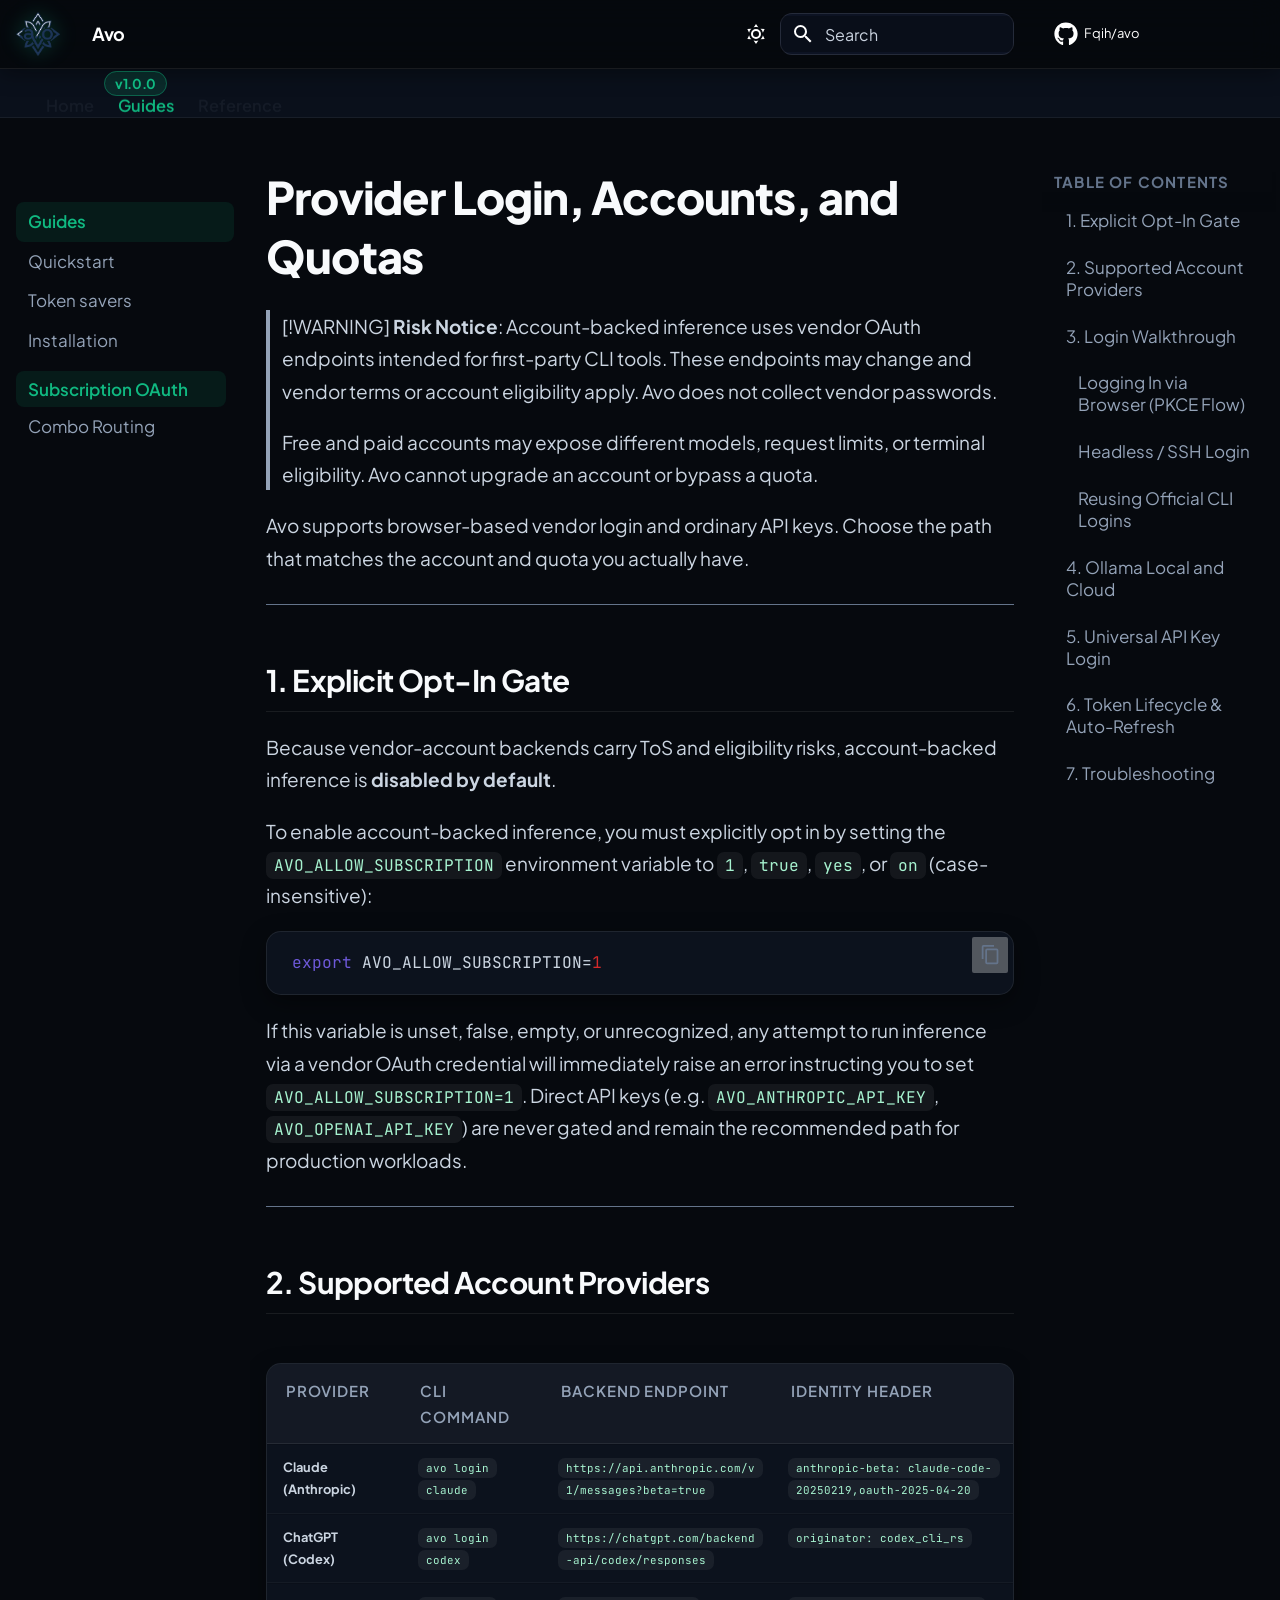
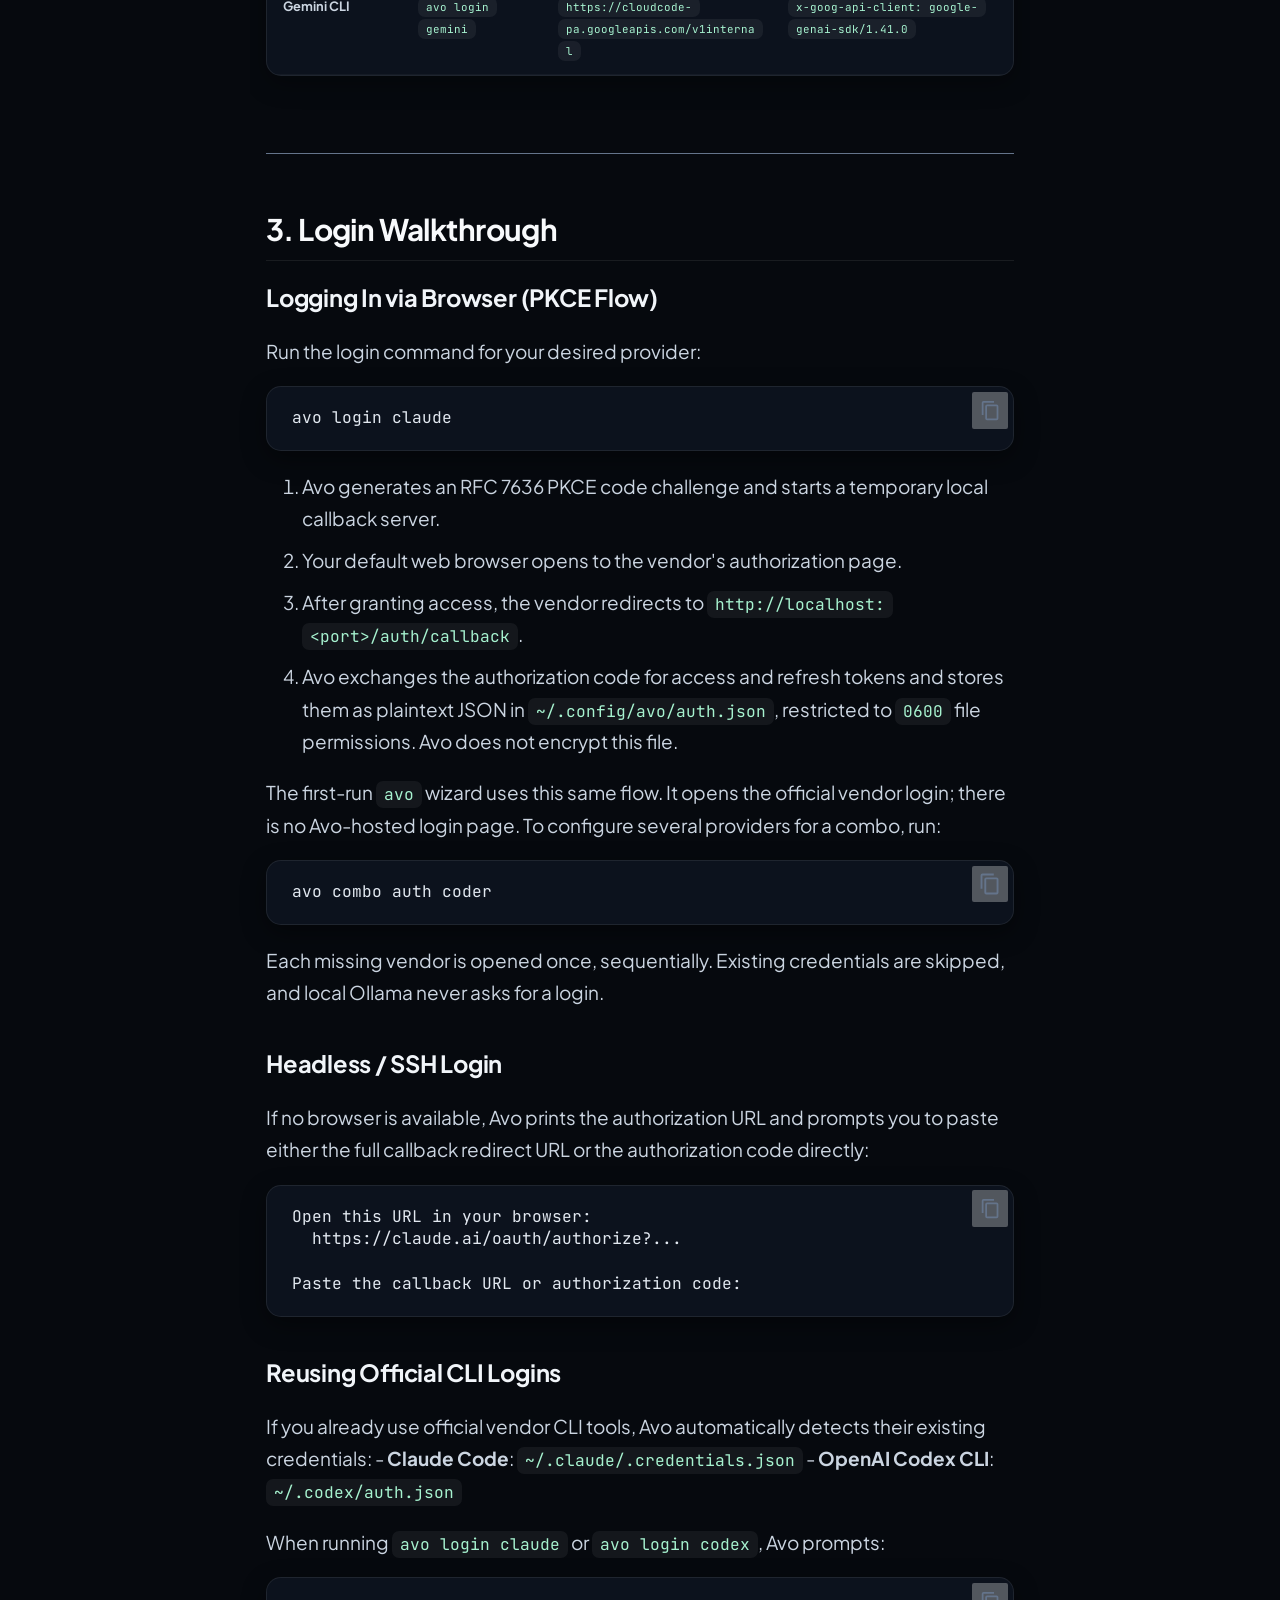
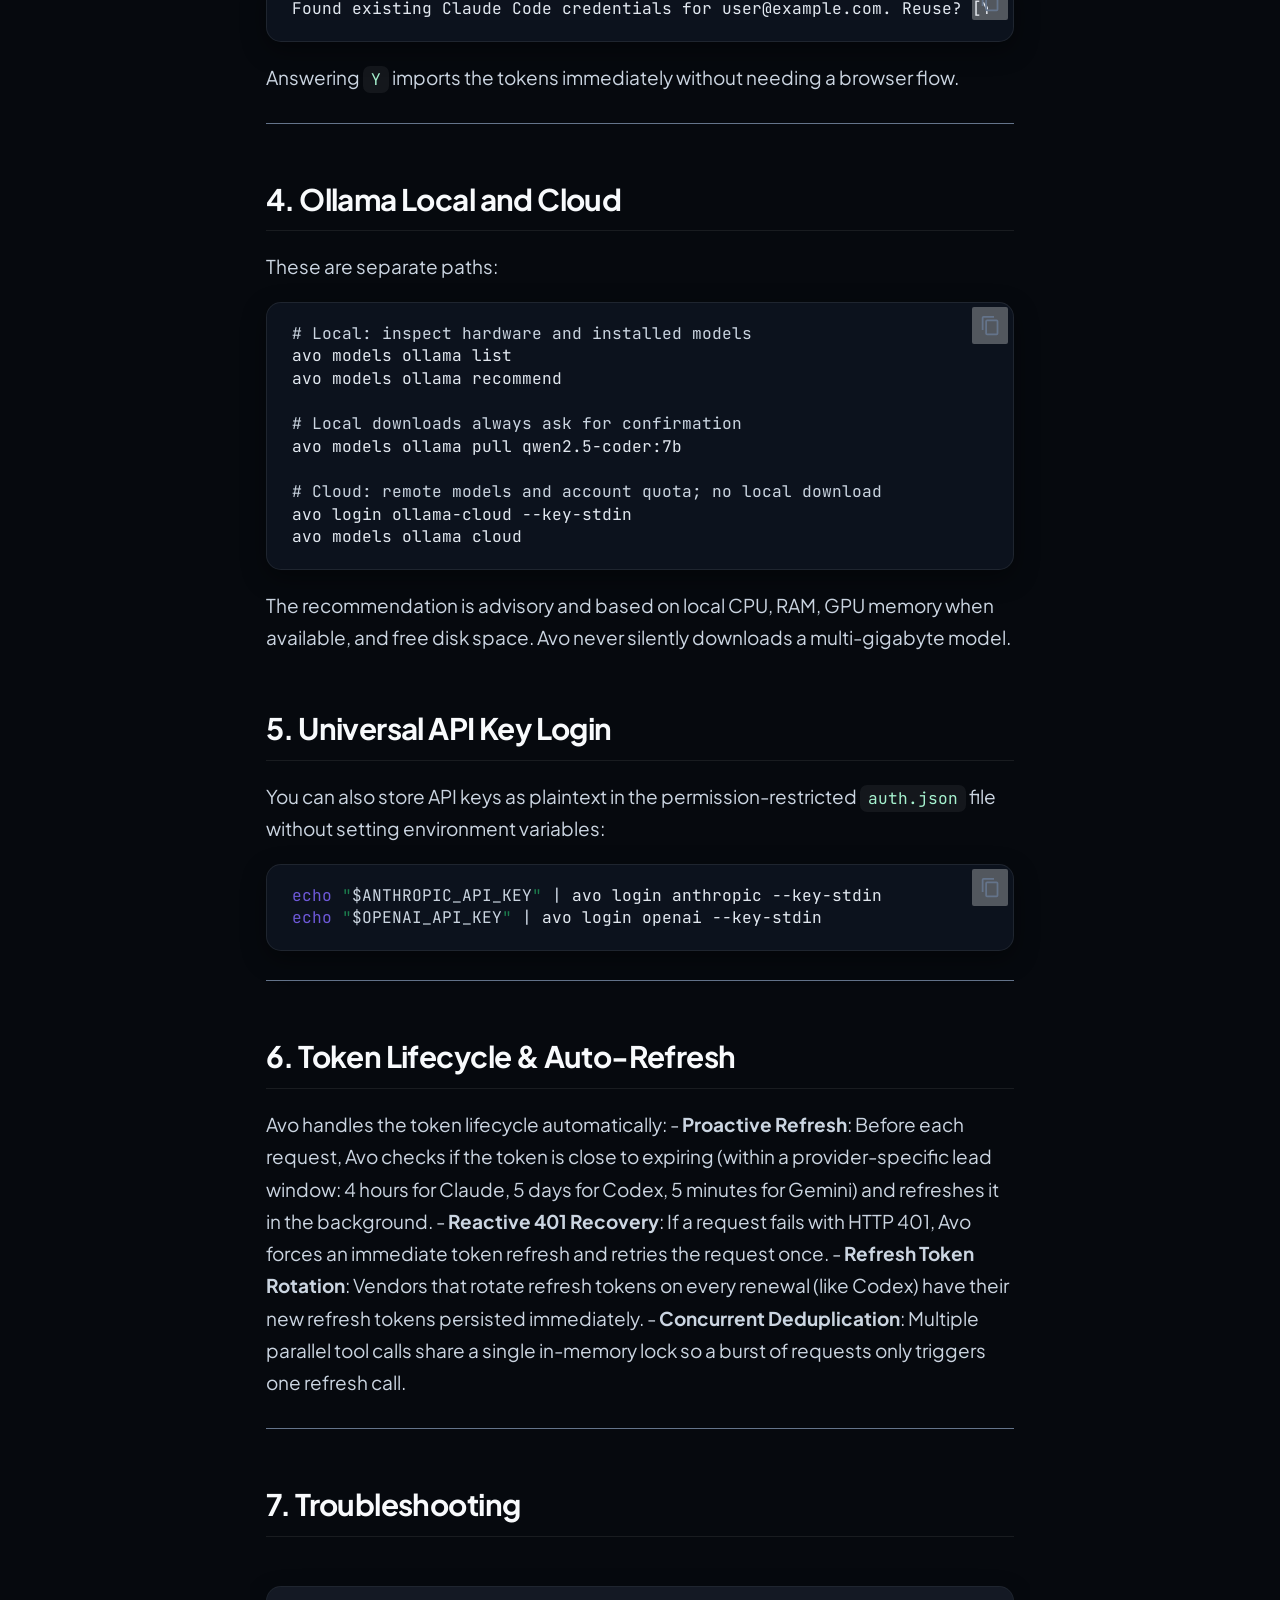
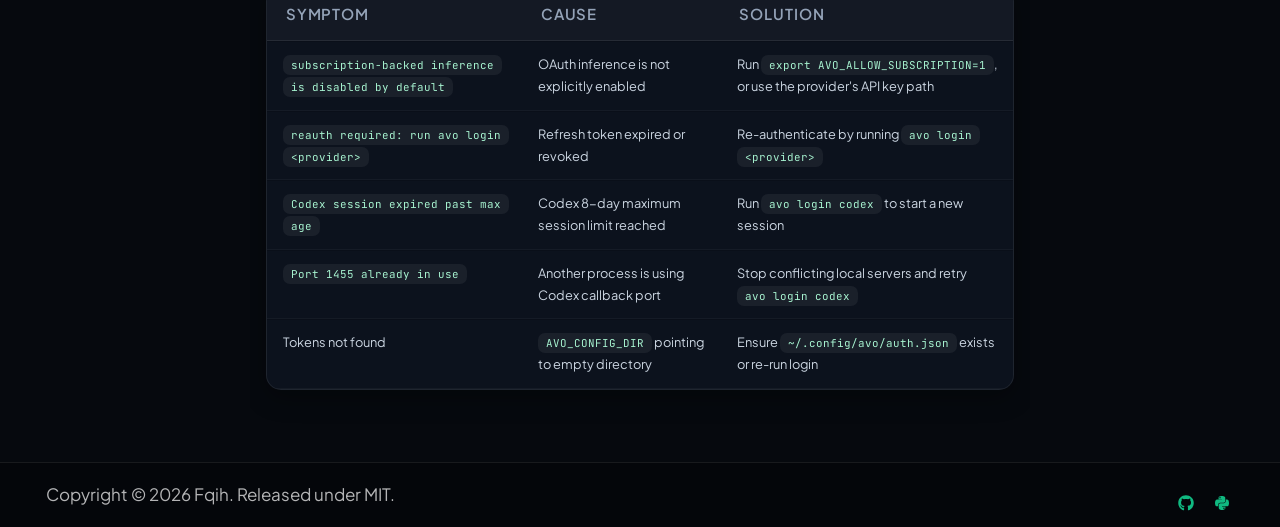
<file: site/guides/subscription-auth/index.html>
<!doctype html>
<html lang="en" class="no-js">
  <head>
    
      <meta charset="utf-8">
      <meta name="viewport" content="width=device-width,initial-scale=1">
      
        <meta name="description" content="Provider-agnostic reliability runtime for bounded, observable, resumable AI agent loops.">
      
      
      
        <link rel="canonical" href="https://avo.faqihhakim.tech/guides/subscription-auth/">
      
      
        <link rel="prev" href="../install/">
      
      
        <link rel="next" href="../combo-routing/">
      
      
        
      
      
      <link rel="icon" href="../../assets/logo.png">
      <meta name="generator" content="mkdocs-1.6.1, mkdocs-material-9.7.7">
    
    
      
        <title>Subscription OAuth - Avo</title>
      
    
    
      <link rel="stylesheet" href="../../assets/stylesheets/main.ec1eaa64.min.css">
      
        
        <link rel="stylesheet" href="../../assets/stylesheets/palette.ab4e12ef.min.css">
      
      


    
    
      
    
    
      
        
        
        <link rel="preconnect" href="https://fonts.gstatic.com" crossorigin>
        <link rel="stylesheet" href="https://fonts.googleapis.com/css?family=Roboto:300,300i,400,400i,700,700i%7CRoboto+Mono:400,400i,700,700i&display=fallback">
        <style>:root{--md-text-font:"Roboto";--md-code-font:"Roboto Mono"}</style>
      
    
    
      <link rel="stylesheet" href="../../assets/_mkdocstrings.css">
    
      <link rel="stylesheet" href="../../assets/extra.css">
    
    <script>__md_scope=new URL("../..",location),__md_hash=e=>[...e].reduce(((e,_)=>(e<<5)-e+_.charCodeAt(0)),0),__md_get=(e,_=localStorage,t=__md_scope)=>JSON.parse(_.getItem(t.pathname+"."+e)),__md_set=(e,_,t=localStorage,a=__md_scope)=>{try{t.setItem(a.pathname+"."+e,JSON.stringify(_))}catch(e){}}</script>
    
      

    
    
  </head>
  
  
    
    
      
    
    
    
    
    <body dir="ltr" data-md-color-scheme="default" data-md-color-primary="indigo" data-md-color-accent="indigo">
  
    
    <input class="md-toggle" data-md-toggle="drawer" type="checkbox" id="__drawer" autocomplete="off">
    <input class="md-toggle" data-md-toggle="search" type="checkbox" id="__search" autocomplete="off">
    <label class="md-overlay" for="__drawer"></label>
    <div data-md-component="skip">
      
        
        <a href="#provider-login-accounts-and-quotas" class="md-skip">
          Skip to content
        </a>
      
    </div>
    <div data-md-component="announce">
      
    </div>
    
    
      

<header class="md-header" data-md-component="header">
  <nav class="md-header__inner md-grid" aria-label="Header">
    <a href="../.." title="Avo" class="md-header__button md-logo" aria-label="Avo" data-md-component="logo">
      
  <img src="../../assets/logo.png" alt="logo">

    </a>
    <label class="md-header__button md-icon" for="__drawer">
      
      <svg xmlns="http://www.w3.org/2000/svg" viewBox="0 0 24 24"><path d="M3 6h18v2H3zm0 5h18v2H3zm0 5h18v2H3z"/></svg>
    </label>
    <div class="md-header__title" data-md-component="header-title">
      <div class="md-header__ellipsis">
        <div class="md-header__topic">
          <span class="md-ellipsis">
            Avo
          </span>
        </div>
        <div class="md-header__topic" data-md-component="header-topic">
          <span class="md-ellipsis">
            
              Subscription OAuth
            
          </span>
        </div>
      </div>
    </div>
    
      
        <form class="md-header__option" data-md-component="palette">
  
    
    
    
    <input class="md-option" data-md-color-media="(prefers-color-scheme: light)" data-md-color-scheme="default" data-md-color-primary="indigo" data-md-color-accent="indigo"  aria-label="Switch to dark mode"  type="radio" name="__palette" id="__palette_0">
    
      <label class="md-header__button md-icon" title="Switch to dark mode" for="__palette_1" hidden>
        <svg xmlns="http://www.w3.org/2000/svg" viewBox="0 0 24 24"><path d="M12 7a5 5 0 0 1 5 5 5 5 0 0 1-5 5 5 5 0 0 1-5-5 5 5 0 0 1 5-5m0 2a3 3 0 0 0-3 3 3 3 0 0 0 3 3 3 3 0 0 0 3-3 3 3 0 0 0-3-3m0-7 2.39 3.42C13.65 5.15 12.84 5 12 5s-1.65.15-2.39.42zM3.34 7l4.16-.35A7.2 7.2 0 0 0 5.94 8.5c-.44.74-.69 1.5-.83 2.29zm.02 10 1.76-3.77a7.131 7.131 0 0 0 2.38 4.14zM20.65 7l-1.77 3.79a7.02 7.02 0 0 0-2.38-4.15zm-.01 10-4.14.36c.59-.51 1.12-1.14 1.54-1.86.42-.73.69-1.5.83-2.29zM12 22l-2.41-3.44c.74.27 1.55.44 2.41.44.82 0 1.63-.17 2.37-.44z"/></svg>
      </label>
    
  
    
    
    
    <input class="md-option" data-md-color-media="(prefers-color-scheme: dark)" data-md-color-scheme="slate" data-md-color-primary="indigo" data-md-color-accent="indigo"  aria-label="Switch to light mode"  type="radio" name="__palette" id="__palette_1">
    
      <label class="md-header__button md-icon" title="Switch to light mode" for="__palette_0" hidden>
        <svg xmlns="http://www.w3.org/2000/svg" viewBox="0 0 24 24"><path d="m17.75 4.09-2.53 1.94.91 3.06-2.63-1.81-2.63 1.81.91-3.06-2.53-1.94L12.44 4l1.06-3 1.06 3zm3.5 6.91-1.64 1.25.59 1.98-1.7-1.17-1.7 1.17.59-1.98L15.75 11l2.06-.05L18.5 9l.69 1.95zm-2.28 4.95c.83-.08 1.72 1.1 1.19 1.85-.32.45-.66.87-1.08 1.27C15.17 23 8.84 23 4.94 19.07c-3.91-3.9-3.91-10.24 0-14.14.4-.4.82-.76 1.27-1.08.75-.53 1.93.36 1.85 1.19-.27 2.86.69 5.83 2.89 8.02a9.96 9.96 0 0 0 8.02 2.89m-1.64 2.02a12.08 12.08 0 0 1-7.8-3.47c-2.17-2.19-3.33-5-3.49-7.82-2.81 3.14-2.7 7.96.31 10.98 3.02 3.01 7.84 3.12 10.98.31"/></svg>
      </label>
    
  
</form>
      
    
    
      <script>var palette=__md_get("__palette");if(palette&&palette.color){if("(prefers-color-scheme)"===palette.color.media){var media=matchMedia("(prefers-color-scheme: light)"),input=document.querySelector(media.matches?"[data-md-color-media='(prefers-color-scheme: light)']":"[data-md-color-media='(prefers-color-scheme: dark)']");palette.color.media=input.getAttribute("data-md-color-media"),palette.color.scheme=input.getAttribute("data-md-color-scheme"),palette.color.primary=input.getAttribute("data-md-color-primary"),palette.color.accent=input.getAttribute("data-md-color-accent")}for(var[key,value]of Object.entries(palette.color))document.body.setAttribute("data-md-color-"+key,value)}</script>
    
    
    
      
      
        <label class="md-header__button md-icon" for="__search">
          
          <svg xmlns="http://www.w3.org/2000/svg" viewBox="0 0 24 24"><path d="M9.5 3A6.5 6.5 0 0 1 16 9.5c0 1.61-.59 3.09-1.56 4.23l.27.27h.79l5 5-1.5 1.5-5-5v-.79l-.27-.27A6.52 6.52 0 0 1 9.5 16 6.5 6.5 0 0 1 3 9.5 6.5 6.5 0 0 1 9.5 3m0 2C7 5 5 7 5 9.5S7 14 9.5 14 14 12 14 9.5 12 5 9.5 5"/></svg>
        </label>
        <div class="md-search" data-md-component="search" role="dialog">
  <label class="md-search__overlay" for="__search"></label>
  <div class="md-search__inner" role="search">
    <form class="md-search__form" name="search">
      <input type="text" class="md-search__input" name="query" aria-label="Search" placeholder="Search" autocapitalize="off" autocorrect="off" autocomplete="off" spellcheck="false" data-md-component="search-query" required>
      <label class="md-search__icon md-icon" for="__search">
        
        <svg xmlns="http://www.w3.org/2000/svg" viewBox="0 0 24 24"><path d="M9.5 3A6.5 6.5 0 0 1 16 9.5c0 1.61-.59 3.09-1.56 4.23l.27.27h.79l5 5-1.5 1.5-5-5v-.79l-.27-.27A6.52 6.52 0 0 1 9.5 16 6.5 6.5 0 0 1 3 9.5 6.5 6.5 0 0 1 9.5 3m0 2C7 5 5 7 5 9.5S7 14 9.5 14 14 12 14 9.5 12 5 9.5 5"/></svg>
        
        <svg xmlns="http://www.w3.org/2000/svg" viewBox="0 0 24 24"><path d="M20 11v2H8l5.5 5.5-1.42 1.42L4.16 12l7.92-7.92L13.5 5.5 8 11z"/></svg>
      </label>
      <nav class="md-search__options" aria-label="Search">
        
        <button type="reset" class="md-search__icon md-icon" title="Clear" aria-label="Clear" tabindex="-1">
          
          <svg xmlns="http://www.w3.org/2000/svg" viewBox="0 0 24 24"><path d="M19 6.41 17.59 5 12 10.59 6.41 5 5 6.41 10.59 12 5 17.59 6.41 19 12 13.41 17.59 19 19 17.59 13.41 12z"/></svg>
        </button>
      </nav>
      
        <div class="md-search__suggest" data-md-component="search-suggest"></div>
      
    </form>
    <div class="md-search__output">
      <div class="md-search__scrollwrap" tabindex="0" data-md-scrollfix>
        <div class="md-search-result" data-md-component="search-result">
          <div class="md-search-result__meta">
            Initializing search
          </div>
          <ol class="md-search-result__list" role="presentation"></ol>
        </div>
      </div>
    </div>
  </div>
</div>
      
    
    
      <div class="md-header__source">
        <a href="https://github.com/Fqih/avo" title="Go to repository" class="md-source" data-md-component="source">
  <div class="md-source__icon md-icon">
    
    <svg xmlns="http://www.w3.org/2000/svg" viewBox="0 0 512 512"><!--! Font Awesome Free 7.1.0 by @fontawesome - https://fontawesome.com License - https://fontawesome.com/license/free (Icons: CC BY 4.0, Fonts: SIL OFL 1.1, Code: MIT License) Copyright 2025 Fonticons, Inc.--><path d="M173.9 397.4c0 2-2.3 3.6-5.2 3.6-3.3.3-5.6-1.3-5.6-3.6 0-2 2.3-3.6 5.2-3.6 3-.3 5.6 1.3 5.6 3.6m-31.1-4.5c-.7 2 1.3 4.3 4.3 4.9 2.6 1 5.6 0 6.2-2s-1.3-4.3-4.3-5.2c-2.6-.7-5.5.3-6.2 2.3m44.2-1.7c-2.9.7-4.9 2.6-4.6 4.9.3 2 2.9 3.3 5.9 2.6 2.9-.7 4.9-2.6 4.6-4.6-.3-1.9-3-3.2-5.9-2.9M252.8 8C114.1 8 8 113.3 8 252c0 110.9 69.8 205.8 169.5 239.2 12.8 2.3 17.3-5.6 17.3-12.1 0-6.2-.3-40.4-.3-61.4 0 0-70 15-84.7-29.8 0 0-11.4-29.1-27.8-36.6 0 0-22.9-15.7 1.6-15.4 0 0 24.9 2 38.6 25.8 21.9 38.6 58.6 27.5 72.9 20.9 2.3-16 8.8-27.1 16-33.7-55.9-6.2-112.3-14.3-112.3-110.5 0-27.5 7.6-41.3 23.6-58.9-2.6-6.5-11.1-33.3 2.6-67.9 20.9-6.5 69 27 69 27 20-5.6 41.5-8.5 62.8-8.5s42.8 2.9 62.8 8.5c0 0 48.1-33.6 69-27 13.7 34.7 5.2 61.4 2.6 67.9 16 17.7 25.8 31.5 25.8 58.9 0 96.5-58.9 104.2-114.8 110.5 9.2 7.9 17 22.9 17 46.4 0 33.7-.3 75.4-.3 83.6 0 6.5 4.6 14.4 17.3 12.1C436.2 457.8 504 362.9 504 252 504 113.3 391.5 8 252.8 8M105.2 352.9c-1.3 1-1 3.3.7 5.2 1.6 1.6 3.9 2.3 5.2 1 1.3-1 1-3.3-.7-5.2-1.6-1.6-3.9-2.3-5.2-1m-10.8-8.1c-.7 1.3.3 2.9 2.3 3.9 1.6 1 3.6.7 4.3-.7.7-1.3-.3-2.9-2.3-3.9-2-.6-3.6-.3-4.3.7m32.4 35.6c-1.6 1.3-1 4.3 1.3 6.2 2.3 2.3 5.2 2.6 6.5 1 1.3-1.3.7-4.3-1.3-6.2-2.2-2.3-5.2-2.6-6.5-1m-11.4-14.7c-1.6 1-1.6 3.6 0 5.9s4.3 3.3 5.6 2.3c1.6-1.3 1.6-3.9 0-6.2-1.4-2.3-4-3.3-5.6-2"/></svg>
  </div>
  <div class="md-source__repository">
    Fqih/avo
  </div>
</a>
      </div>
    
  </nav>
  
</header>
    
    <div class="md-container" data-md-component="container">
      
      
        
          
            
<nav class="md-tabs" aria-label="Tabs" data-md-component="tabs">
  <div class="md-grid">
    <ul class="md-tabs__list">
      
        
  
  
  
  
    <li class="md-tabs__item">
      <a href="../.." class="md-tabs__link">
        
  
  
    
  
  Home

      </a>
    </li>
  

      
        
  
  
  
    
  
  
    
    
      <li class="md-tabs__item md-tabs__item--active">
        <a href="../quickstart/" class="md-tabs__link">
          
  
  
    
  
  Guides

        </a>
      </li>
    
  

      
        
  
  
  
  
    
    
      <li class="md-tabs__item">
        <a href="../../avo-reference/" class="md-tabs__link">
          
  
  
    
  
  Reference

        </a>
      </li>
    
  

      
    </ul>
  </div>
</nav>
          
        
      
      <main class="md-main" data-md-component="main">
        <div class="md-main__inner md-grid">
          
            
              
              <div class="md-sidebar md-sidebar--primary" data-md-component="sidebar" data-md-type="navigation" >
                <div class="md-sidebar__scrollwrap">
                  <div class="md-sidebar__inner">
                    


  


<nav class="md-nav md-nav--primary md-nav--lifted" aria-label="Navigation" data-md-level="0">
  <label class="md-nav__title" for="__drawer">
    <a href="../.." title="Avo" class="md-nav__button md-logo" aria-label="Avo" data-md-component="logo">
      
  <img src="../../assets/logo.png" alt="logo">

    </a>
    Avo
  </label>
  
    <div class="md-nav__source">
      <a href="https://github.com/Fqih/avo" title="Go to repository" class="md-source" data-md-component="source">
  <div class="md-source__icon md-icon">
    
    <svg xmlns="http://www.w3.org/2000/svg" viewBox="0 0 512 512"><!--! Font Awesome Free 7.1.0 by @fontawesome - https://fontawesome.com License - https://fontawesome.com/license/free (Icons: CC BY 4.0, Fonts: SIL OFL 1.1, Code: MIT License) Copyright 2025 Fonticons, Inc.--><path d="M173.9 397.4c0 2-2.3 3.6-5.2 3.6-3.3.3-5.6-1.3-5.6-3.6 0-2 2.3-3.6 5.2-3.6 3-.3 5.6 1.3 5.6 3.6m-31.1-4.5c-.7 2 1.3 4.3 4.3 4.9 2.6 1 5.6 0 6.2-2s-1.3-4.3-4.3-5.2c-2.6-.7-5.5.3-6.2 2.3m44.2-1.7c-2.9.7-4.9 2.6-4.6 4.9.3 2 2.9 3.3 5.9 2.6 2.9-.7 4.9-2.6 4.6-4.6-.3-1.9-3-3.2-5.9-2.9M252.8 8C114.1 8 8 113.3 8 252c0 110.9 69.8 205.8 169.5 239.2 12.8 2.3 17.3-5.6 17.3-12.1 0-6.2-.3-40.4-.3-61.4 0 0-70 15-84.7-29.8 0 0-11.4-29.1-27.8-36.6 0 0-22.9-15.7 1.6-15.4 0 0 24.9 2 38.6 25.8 21.9 38.6 58.6 27.5 72.9 20.9 2.3-16 8.8-27.1 16-33.7-55.9-6.2-112.3-14.3-112.3-110.5 0-27.5 7.6-41.3 23.6-58.9-2.6-6.5-11.1-33.3 2.6-67.9 20.9-6.5 69 27 69 27 20-5.6 41.5-8.5 62.8-8.5s42.8 2.9 62.8 8.5c0 0 48.1-33.6 69-27 13.7 34.7 5.2 61.4 2.6 67.9 16 17.7 25.8 31.5 25.8 58.9 0 96.5-58.9 104.2-114.8 110.5 9.2 7.9 17 22.9 17 46.4 0 33.7-.3 75.4-.3 83.6 0 6.5 4.6 14.4 17.3 12.1C436.2 457.8 504 362.9 504 252 504 113.3 391.5 8 252.8 8M105.2 352.9c-1.3 1-1 3.3.7 5.2 1.6 1.6 3.9 2.3 5.2 1 1.3-1 1-3.3-.7-5.2-1.6-1.6-3.9-2.3-5.2-1m-10.8-8.1c-.7 1.3.3 2.9 2.3 3.9 1.6 1 3.6.7 4.3-.7.7-1.3-.3-2.9-2.3-3.9-2-.6-3.6-.3-4.3.7m32.4 35.6c-1.6 1.3-1 4.3 1.3 6.2 2.3 2.3 5.2 2.6 6.5 1 1.3-1.3.7-4.3-1.3-6.2-2.2-2.3-5.2-2.6-6.5-1m-11.4-14.7c-1.6 1-1.6 3.6 0 5.9s4.3 3.3 5.6 2.3c1.6-1.3 1.6-3.9 0-6.2-1.4-2.3-4-3.3-5.6-2"/></svg>
  </div>
  <div class="md-source__repository">
    Fqih/avo
  </div>
</a>
    </div>
  
  <ul class="md-nav__list" data-md-scrollfix>
    
      
      
  
  
  
  
    <li class="md-nav__item">
      <a href="../.." class="md-nav__link">
        
  
  
  <span class="md-ellipsis">
    
  
    Home
  

    
  </span>
  
  

      </a>
    </li>
  

    
      
      
  
  
    
  
  
  
    
    
      
        
      
        
      
        
      
        
      
        
      
    
    
    
      
        
        
      
      
        
      
    
    
    <li class="md-nav__item md-nav__item--active md-nav__item--section md-nav__item--nested">
      
        
        
        <input class="md-nav__toggle md-toggle " type="checkbox" id="__nav_2" checked>
        
          
          <label class="md-nav__link" for="__nav_2" id="__nav_2_label" tabindex="">
            
  
  
  <span class="md-ellipsis">
    
  
    Guides
  

    
  </span>
  
  

            <span class="md-nav__icon md-icon"></span>
          </label>
        
        <nav class="md-nav" data-md-level="1" aria-labelledby="__nav_2_label" aria-expanded="true">
          <label class="md-nav__title" for="__nav_2">
            <span class="md-nav__icon md-icon"></span>
            
  
    Guides
  

          </label>
          <ul class="md-nav__list" data-md-scrollfix>
            
              
                
  
  
  
  
    <li class="md-nav__item">
      <a href="../quickstart/" class="md-nav__link">
        
  
  
  <span class="md-ellipsis">
    
  
    Quickstart
  

    
  </span>
  
  

      </a>
    </li>
  

              
            
              
                
  
  
  
  
    <li class="md-nav__item">
      <a href="../token-savers/" class="md-nav__link">
        
  
  
  <span class="md-ellipsis">
    
  
    Token savers
  

    
  </span>
  
  

      </a>
    </li>
  

              
            
              
                
  
  
  
  
    <li class="md-nav__item">
      <a href="../install/" class="md-nav__link">
        
  
  
  <span class="md-ellipsis">
    
  
    Installation
  

    
  </span>
  
  

      </a>
    </li>
  

              
            
              
                
  
  
    
  
  
  
    <li class="md-nav__item md-nav__item--active">
      
      <input class="md-nav__toggle md-toggle" type="checkbox" id="__toc">
      
      
        
      
      
        <label class="md-nav__link md-nav__link--active" for="__toc">
          
  
  
  <span class="md-ellipsis">
    
  
    Subscription OAuth
  

    
  </span>
  
  

          <span class="md-nav__icon md-icon"></span>
        </label>
      
      <a href="./" class="md-nav__link md-nav__link--active">
        
  
  
  <span class="md-ellipsis">
    
  
    Subscription OAuth
  

    
  </span>
  
  

      </a>
      
        

<nav class="md-nav md-nav--secondary" aria-label="Table of contents">
  
  
  
    
  
  
    <label class="md-nav__title" for="__toc">
      <span class="md-nav__icon md-icon"></span>
      Table of contents
    </label>
    <ul class="md-nav__list" data-md-component="toc" data-md-scrollfix>
      
        <li class="md-nav__item">
  <a href="#1-explicit-opt-in-gate" class="md-nav__link">
    <span class="md-ellipsis">
      
        1. Explicit Opt-In Gate
      
    </span>
  </a>
  
</li>
      
        <li class="md-nav__item">
  <a href="#2-supported-account-providers" class="md-nav__link">
    <span class="md-ellipsis">
      
        2. Supported Account Providers
      
    </span>
  </a>
  
</li>
      
        <li class="md-nav__item">
  <a href="#3-login-walkthrough" class="md-nav__link">
    <span class="md-ellipsis">
      
        3. Login Walkthrough
      
    </span>
  </a>
  
    <nav class="md-nav" aria-label="3. Login Walkthrough">
      <ul class="md-nav__list">
        
          <li class="md-nav__item">
  <a href="#logging-in-via-browser-pkce-flow" class="md-nav__link">
    <span class="md-ellipsis">
      
        Logging In via Browser (PKCE Flow)
      
    </span>
  </a>
  
</li>
        
          <li class="md-nav__item">
  <a href="#headless-ssh-login" class="md-nav__link">
    <span class="md-ellipsis">
      
        Headless / SSH Login
      
    </span>
  </a>
  
</li>
        
          <li class="md-nav__item">
  <a href="#reusing-official-cli-logins" class="md-nav__link">
    <span class="md-ellipsis">
      
        Reusing Official CLI Logins
      
    </span>
  </a>
  
</li>
        
      </ul>
    </nav>
  
</li>
      
        <li class="md-nav__item">
  <a href="#4-ollama-local-and-cloud" class="md-nav__link">
    <span class="md-ellipsis">
      
        4. Ollama Local and Cloud
      
    </span>
  </a>
  
</li>
      
        <li class="md-nav__item">
  <a href="#5-universal-api-key-login" class="md-nav__link">
    <span class="md-ellipsis">
      
        5. Universal API Key Login
      
    </span>
  </a>
  
</li>
      
        <li class="md-nav__item">
  <a href="#6-token-lifecycle-auto-refresh" class="md-nav__link">
    <span class="md-ellipsis">
      
        6. Token Lifecycle &amp; Auto-Refresh
      
    </span>
  </a>
  
</li>
      
        <li class="md-nav__item">
  <a href="#7-troubleshooting" class="md-nav__link">
    <span class="md-ellipsis">
      
        7. Troubleshooting
      
    </span>
  </a>
  
</li>
      
    </ul>
  
</nav>
      
    </li>
  

              
            
              
                
  
  
  
  
    <li class="md-nav__item">
      <a href="../combo-routing/" class="md-nav__link">
        
  
  
  <span class="md-ellipsis">
    
  
    Combo Routing
  

    
  </span>
  
  

      </a>
    </li>
  

              
            
          </ul>
        </nav>
      
    </li>
  

    
      
      
  
  
  
  
    
    
      
        
      
        
      
        
      
        
      
        
      
        
      
        
          
        
      
    
    
    
      
      
        
      
    
    
    <li class="md-nav__item md-nav__item--nested">
      
        
        
        <input class="md-nav__toggle md-toggle " type="checkbox" id="__nav_3" >
        
          
          <div class="md-nav__link md-nav__container">
            <a href="../../api/" class="md-nav__link ">
              
  
  
  <span class="md-ellipsis">
    
  
    Reference
  

    
  </span>
  
  

            </a>
            
              
              <label class="md-nav__link " for="__nav_3" id="__nav_3_label" tabindex="0">
                <span class="md-nav__icon md-icon"></span>
              </label>
            
          </div>
        
        <nav class="md-nav" data-md-level="1" aria-labelledby="__nav_3_label" aria-expanded="false">
          <label class="md-nav__title" for="__nav_3">
            <span class="md-nav__icon md-icon"></span>
            
  
    Reference
  

          </label>
          <ul class="md-nav__list" data-md-scrollfix>
            
              
                
  
  
  
  
    <li class="md-nav__item">
      <a href="../../avo-reference/" class="md-nav__link">
        
  
  
  <span class="md-ellipsis">
    
  
    Project reference
  

    
  </span>
  
  

      </a>
    </li>
  

              
            
              
                
  
  
  
  
    <li class="md-nav__item">
      <a href="../../api-stability/" class="md-nav__link">
        
  
  
  <span class="md-ellipsis">
    
  
    API stability
  

    
  </span>
  
  

      </a>
    </li>
  

              
            
              
                
  
  
  
  
    <li class="md-nav__item">
      <a href="../../semver/" class="md-nav__link">
        
  
  
  <span class="md-ellipsis">
    
  
    SemVer policy
  

    
  </span>
  
  

      </a>
    </li>
  

              
            
              
                
  
  
  
  
    <li class="md-nav__item">
      <a href="../../parity-vs-cc-codex/" class="md-nav__link">
        
  
  
  <span class="md-ellipsis">
    
  
    Parity vs CC/Codex
  

    
  </span>
  
  

      </a>
    </li>
  

              
            
              
                
  
  
  
  
    <li class="md-nav__item">
      <a href="../../changelog/" class="md-nav__link">
        
  
  
  <span class="md-ellipsis">
    
  
    Changelog
  

    
  </span>
  
  

      </a>
    </li>
  

              
            
              
                
  
  
  
  
    <li class="md-nav__item">
      <a href="../../cli/" class="md-nav__link">
        
  
  
  <span class="md-ellipsis">
    
  
    CLI
  

    
  </span>
  
  

      </a>
    </li>
  

              
            
              
            
          </ul>
        </nav>
      
    </li>
  

    
  </ul>
</nav>
                  </div>
                </div>
              </div>
            
            
              
              <div class="md-sidebar md-sidebar--secondary" data-md-component="sidebar" data-md-type="toc" >
                <div class="md-sidebar__scrollwrap">
                  <div class="md-sidebar__inner">
                    

<nav class="md-nav md-nav--secondary" aria-label="Table of contents">
  
  
  
    
  
  
    <label class="md-nav__title" for="__toc">
      <span class="md-nav__icon md-icon"></span>
      Table of contents
    </label>
    <ul class="md-nav__list" data-md-component="toc" data-md-scrollfix>
      
        <li class="md-nav__item">
  <a href="#1-explicit-opt-in-gate" class="md-nav__link">
    <span class="md-ellipsis">
      
        1. Explicit Opt-In Gate
      
    </span>
  </a>
  
</li>
      
        <li class="md-nav__item">
  <a href="#2-supported-account-providers" class="md-nav__link">
    <span class="md-ellipsis">
      
        2. Supported Account Providers
      
    </span>
  </a>
  
</li>
      
        <li class="md-nav__item">
  <a href="#3-login-walkthrough" class="md-nav__link">
    <span class="md-ellipsis">
      
        3. Login Walkthrough
      
    </span>
  </a>
  
    <nav class="md-nav" aria-label="3. Login Walkthrough">
      <ul class="md-nav__list">
        
          <li class="md-nav__item">
  <a href="#logging-in-via-browser-pkce-flow" class="md-nav__link">
    <span class="md-ellipsis">
      
        Logging In via Browser (PKCE Flow)
      
    </span>
  </a>
  
</li>
        
          <li class="md-nav__item">
  <a href="#headless-ssh-login" class="md-nav__link">
    <span class="md-ellipsis">
      
        Headless / SSH Login
      
    </span>
  </a>
  
</li>
        
          <li class="md-nav__item">
  <a href="#reusing-official-cli-logins" class="md-nav__link">
    <span class="md-ellipsis">
      
        Reusing Official CLI Logins
      
    </span>
  </a>
  
</li>
        
      </ul>
    </nav>
  
</li>
      
        <li class="md-nav__item">
  <a href="#4-ollama-local-and-cloud" class="md-nav__link">
    <span class="md-ellipsis">
      
        4. Ollama Local and Cloud
      
    </span>
  </a>
  
</li>
      
        <li class="md-nav__item">
  <a href="#5-universal-api-key-login" class="md-nav__link">
    <span class="md-ellipsis">
      
        5. Universal API Key Login
      
    </span>
  </a>
  
</li>
      
        <li class="md-nav__item">
  <a href="#6-token-lifecycle-auto-refresh" class="md-nav__link">
    <span class="md-ellipsis">
      
        6. Token Lifecycle &amp; Auto-Refresh
      
    </span>
  </a>
  
</li>
      
        <li class="md-nav__item">
  <a href="#7-troubleshooting" class="md-nav__link">
    <span class="md-ellipsis">
      
        7. Troubleshooting
      
    </span>
  </a>
  
</li>
      
    </ul>
  
</nav>
                  </div>
                </div>
              </div>
            
          
          
            <div class="md-content" data-md-component="content">
              
              <article class="md-content__inner md-typeset">
                
                  


  
  


<h1 id="provider-login-accounts-and-quotas">Provider Login, Accounts, and Quotas<a class="headerlink" href="#provider-login-accounts-and-quotas" title="Permanent link">&para;</a></h1>
<blockquote>
<p>[!WARNING]
<strong>Risk Notice</strong>: Account-backed inference uses vendor OAuth endpoints intended
for first-party CLI tools. These endpoints may change and vendor terms or
account eligibility apply. Avo does not collect vendor passwords.</p>
<p>Free and paid accounts may expose different models, request limits, or terminal
eligibility. Avo cannot upgrade an account or bypass a quota.</p>
</blockquote>
<p>Avo supports browser-based vendor login and ordinary API keys. Choose the path
that matches the account and quota you actually have.</p>
<hr />
<h2 id="1-explicit-opt-in-gate">1. Explicit Opt-In Gate<a class="headerlink" href="#1-explicit-opt-in-gate" title="Permanent link">&para;</a></h2>
<p>Because vendor-account backends carry ToS and eligibility risks, account-backed
inference is <strong>disabled by default</strong>.</p>
<p>To enable account-backed inference, you must explicitly opt in by setting the
<code>AVO_ALLOW_SUBSCRIPTION</code> environment variable to <code>1</code>, <code>true</code>, <code>yes</code>, or <code>on</code>
(case-insensitive):</p>
<div class="language-bash highlight"><pre><span></span><code><span id="__span-0-1"><a id="__codelineno-0-1" name="__codelineno-0-1" href="#__codelineno-0-1"></a><span class="nb">export</span><span class="w"> </span><span class="nv">AVO_ALLOW_SUBSCRIPTION</span><span class="o">=</span><span class="m">1</span>
</span></code></pre></div>
<p>If this variable is unset, false, empty, or unrecognized, any attempt to run
inference via a vendor OAuth credential will immediately raise an error
instructing you to set <code>AVO_ALLOW_SUBSCRIPTION=1</code>.
Direct API keys (e.g. <code>AVO_ANTHROPIC_API_KEY</code>, <code>AVO_OPENAI_API_KEY</code>) are never
gated and remain the recommended path for production workloads.</p>
<hr />
<h2 id="2-supported-account-providers">2. Supported Account Providers<a class="headerlink" href="#2-supported-account-providers" title="Permanent link">&para;</a></h2>
<table>
<thead>
<tr>
<th>Provider</th>
<th>CLI Command</th>
<th>Backend Endpoint</th>
<th>Identity Header</th>
</tr>
</thead>
<tbody>
<tr>
<td><strong>Claude (Anthropic)</strong></td>
<td><code>avo login claude</code></td>
<td><code>https://api.anthropic.com/v1/messages?beta=true</code></td>
<td><code>anthropic-beta: claude-code-20250219,oauth-2025-04-20</code></td>
</tr>
<tr>
<td><strong>ChatGPT (Codex)</strong></td>
<td><code>avo login codex</code></td>
<td><code>https://chatgpt.com/backend-api/codex/responses</code></td>
<td><code>originator: codex_cli_rs</code></td>
</tr>
<tr>
<td><strong>Gemini CLI</strong></td>
<td><code>avo login gemini</code></td>
<td><code>https://cloudcode-pa.googleapis.com/v1internal</code></td>
<td><code>x-goog-api-client: google-genai-sdk/1.41.0</code></td>
</tr>
</tbody>
</table>
<hr />
<h2 id="3-login-walkthrough">3. Login Walkthrough<a class="headerlink" href="#3-login-walkthrough" title="Permanent link">&para;</a></h2>
<h3 id="logging-in-via-browser-pkce-flow">Logging In via Browser (PKCE Flow)<a class="headerlink" href="#logging-in-via-browser-pkce-flow" title="Permanent link">&para;</a></h3>
<p>Run the login command for your desired provider:</p>
<div class="language-bash highlight"><pre><span></span><code><span id="__span-1-1"><a id="__codelineno-1-1" name="__codelineno-1-1" href="#__codelineno-1-1"></a>avo<span class="w"> </span>login<span class="w"> </span>claude
</span></code></pre></div>
<ol>
<li>Avo generates an RFC 7636 PKCE code challenge and starts a temporary local
   callback server.</li>
<li>Your default web browser opens to the vendor's authorization page.</li>
<li>After granting access, the vendor redirects to <code>http://localhost:&lt;port&gt;/auth/callback</code>.</li>
<li>Avo exchanges the authorization code for access and refresh tokens and stores
   them as plaintext JSON in <code>~/.config/avo/auth.json</code>, restricted to <code>0600</code> file
  permissions. Avo does not encrypt this file.</li>
</ol>
<p>The first-run <code>avo</code> wizard uses this same flow. It opens the official vendor
login; there is no Avo-hosted login page. To configure several providers for a
combo, run:</p>
<div class="language-bash highlight"><pre><span></span><code><span id="__span-2-1"><a id="__codelineno-2-1" name="__codelineno-2-1" href="#__codelineno-2-1"></a>avo<span class="w"> </span>combo<span class="w"> </span>auth<span class="w"> </span>coder
</span></code></pre></div>
<p>Each missing vendor is opened once, sequentially. Existing credentials are
skipped, and local Ollama never asks for a login.</p>
<h3 id="headless-ssh-login">Headless / SSH Login<a class="headerlink" href="#headless-ssh-login" title="Permanent link">&para;</a></h3>
<p>If no browser is available, Avo prints the authorization URL and prompts you to
paste either the full callback redirect URL or the authorization code directly:</p>
<div class="language-text highlight"><pre><span></span><code><span id="__span-3-1"><a id="__codelineno-3-1" name="__codelineno-3-1" href="#__codelineno-3-1"></a>Open this URL in your browser:
</span><span id="__span-3-2"><a id="__codelineno-3-2" name="__codelineno-3-2" href="#__codelineno-3-2"></a>  https://claude.ai/oauth/authorize?...
</span><span id="__span-3-3"><a id="__codelineno-3-3" name="__codelineno-3-3" href="#__codelineno-3-3"></a>
</span><span id="__span-3-4"><a id="__codelineno-3-4" name="__codelineno-3-4" href="#__codelineno-3-4"></a>Paste the callback URL or authorization code:
</span></code></pre></div>
<h3 id="reusing-official-cli-logins">Reusing Official CLI Logins<a class="headerlink" href="#reusing-official-cli-logins" title="Permanent link">&para;</a></h3>
<p>If you already use official vendor CLI tools, Avo automatically detects their
existing credentials:
- <strong>Claude Code</strong>: <code>~/.claude/.credentials.json</code>
- <strong>OpenAI Codex CLI</strong>: <code>~/.codex/auth.json</code></p>
<p>When running <code>avo login claude</code> or <code>avo login codex</code>, Avo prompts:
<div class="language-text highlight"><pre><span></span><code><span id="__span-4-1"><a id="__codelineno-4-1" name="__codelineno-4-1" href="#__codelineno-4-1"></a>Found existing Claude Code credentials for user@example.com. Reuse? [Y/n]:
</span></code></pre></div>
Answering <code>Y</code> imports the tokens immediately without needing a browser flow.</p>
<hr />
<h2 id="4-ollama-local-and-cloud">4. Ollama Local and Cloud<a class="headerlink" href="#4-ollama-local-and-cloud" title="Permanent link">&para;</a></h2>
<p>These are separate paths:</p>
<div class="language-bash highlight"><pre><span></span><code><span id="__span-5-1"><a id="__codelineno-5-1" name="__codelineno-5-1" href="#__codelineno-5-1"></a><span class="c1"># Local: inspect hardware and installed models</span>
</span><span id="__span-5-2"><a id="__codelineno-5-2" name="__codelineno-5-2" href="#__codelineno-5-2"></a>avo<span class="w"> </span>models<span class="w"> </span>ollama<span class="w"> </span>list
</span><span id="__span-5-3"><a id="__codelineno-5-3" name="__codelineno-5-3" href="#__codelineno-5-3"></a>avo<span class="w"> </span>models<span class="w"> </span>ollama<span class="w"> </span>recommend
</span><span id="__span-5-4"><a id="__codelineno-5-4" name="__codelineno-5-4" href="#__codelineno-5-4"></a>
</span><span id="__span-5-5"><a id="__codelineno-5-5" name="__codelineno-5-5" href="#__codelineno-5-5"></a><span class="c1"># Local downloads always ask for confirmation</span>
</span><span id="__span-5-6"><a id="__codelineno-5-6" name="__codelineno-5-6" href="#__codelineno-5-6"></a>avo<span class="w"> </span>models<span class="w"> </span>ollama<span class="w"> </span>pull<span class="w"> </span>qwen2.5-coder:7b
</span><span id="__span-5-7"><a id="__codelineno-5-7" name="__codelineno-5-7" href="#__codelineno-5-7"></a>
</span><span id="__span-5-8"><a id="__codelineno-5-8" name="__codelineno-5-8" href="#__codelineno-5-8"></a><span class="c1"># Cloud: remote models and account quota; no local download</span>
</span><span id="__span-5-9"><a id="__codelineno-5-9" name="__codelineno-5-9" href="#__codelineno-5-9"></a>avo<span class="w"> </span>login<span class="w"> </span>ollama-cloud<span class="w"> </span>--key-stdin
</span><span id="__span-5-10"><a id="__codelineno-5-10" name="__codelineno-5-10" href="#__codelineno-5-10"></a>avo<span class="w"> </span>models<span class="w"> </span>ollama<span class="w"> </span>cloud
</span></code></pre></div>
<p>The recommendation is advisory and based on local CPU, RAM, GPU memory when
available, and free disk space. Avo never silently downloads a multi-gigabyte
model.</p>
<h2 id="5-universal-api-key-login">5. Universal API Key Login<a class="headerlink" href="#5-universal-api-key-login" title="Permanent link">&para;</a></h2>
<p>You can also store API keys as plaintext in the permission-restricted <code>auth.json</code>
file without setting environment variables:</p>
<div class="language-bash highlight"><pre><span></span><code><span id="__span-6-1"><a id="__codelineno-6-1" name="__codelineno-6-1" href="#__codelineno-6-1"></a><span class="nb">echo</span><span class="w"> </span><span class="s2">&quot;</span><span class="nv">$ANTHROPIC_API_KEY</span><span class="s2">&quot;</span><span class="w"> </span><span class="p">|</span><span class="w"> </span>avo<span class="w"> </span>login<span class="w"> </span>anthropic<span class="w"> </span>--key-stdin
</span><span id="__span-6-2"><a id="__codelineno-6-2" name="__codelineno-6-2" href="#__codelineno-6-2"></a><span class="nb">echo</span><span class="w"> </span><span class="s2">&quot;</span><span class="nv">$OPENAI_API_KEY</span><span class="s2">&quot;</span><span class="w"> </span><span class="p">|</span><span class="w"> </span>avo<span class="w"> </span>login<span class="w"> </span>openai<span class="w"> </span>--key-stdin
</span></code></pre></div>
<hr />
<h2 id="6-token-lifecycle-auto-refresh">6. Token Lifecycle &amp; Auto-Refresh<a class="headerlink" href="#6-token-lifecycle-auto-refresh" title="Permanent link">&para;</a></h2>
<p>Avo handles the token lifecycle automatically:
- <strong>Proactive Refresh</strong>: Before each request, Avo checks if the token is close
  to expiring (within a provider-specific lead window: 4 hours for Claude, 5 days
  for Codex, 5 minutes for Gemini) and refreshes it in the background.
- <strong>Reactive 401 Recovery</strong>: If a request fails with HTTP 401, Avo forces an
  immediate token refresh and retries the request once.
- <strong>Refresh Token Rotation</strong>: Vendors that rotate refresh tokens on every renewal
  (like Codex) have their new refresh tokens persisted immediately.
- <strong>Concurrent Deduplication</strong>: Multiple parallel tool calls share a single
  in-memory lock so a burst of requests only triggers one refresh call.</p>
<hr />
<h2 id="7-troubleshooting">7. Troubleshooting<a class="headerlink" href="#7-troubleshooting" title="Permanent link">&para;</a></h2>
<table>
<thead>
<tr>
<th>Symptom</th>
<th>Cause</th>
<th>Solution</th>
</tr>
</thead>
<tbody>
<tr>
<td><code>subscription-backed inference is disabled by default</code></td>
<td>OAuth inference is not explicitly enabled</td>
<td>Run <code>export AVO_ALLOW_SUBSCRIPTION=1</code>, or use the provider's API key path</td>
</tr>
<tr>
<td><code>reauth required: run avo login &lt;provider&gt;</code></td>
<td>Refresh token expired or revoked</td>
<td>Re-authenticate by running <code>avo login &lt;provider&gt;</code></td>
</tr>
<tr>
<td><code>Codex session expired past max age</code></td>
<td>Codex 8-day maximum session limit reached</td>
<td>Run <code>avo login codex</code> to start a new session</td>
</tr>
<tr>
<td><code>Port 1455 already in use</code></td>
<td>Another process is using Codex callback port</td>
<td>Stop conflicting local servers and retry <code>avo login codex</code></td>
</tr>
<tr>
<td>Tokens not found</td>
<td><code>AVO_CONFIG_DIR</code> pointing to empty directory</td>
<td>Ensure <code>~/.config/avo/auth.json</code> exists or re-run login</td>
</tr>
</tbody>
</table>












                
              </article>
            </div>
          
          
<script>var target=document.getElementById(location.hash.slice(1));target&&target.name&&(target.checked=target.name.startsWith("__tabbed_"))</script>
        </div>
        
          <button type="button" class="md-top md-icon" data-md-component="top" hidden>
  
  <svg xmlns="http://www.w3.org/2000/svg" viewBox="0 0 24 24"><path d="M13 20h-2V8l-5.5 5.5-1.42-1.42L12 4.16l7.92 7.92-1.42 1.42L13 8z"/></svg>
  Back to top
</button>
        
      </main>
      
        <footer class="md-footer">
  
  <div class="md-footer-meta md-typeset">
    <div class="md-footer-meta__inner md-grid">
      <div class="md-copyright">
  
    <div class="md-copyright__highlight">
      Copyright &copy; 2026 Fqih. Released under MIT.
    </div>
  
  
</div>
      
        
<div class="md-social">
  
    
    
    
    
    <a href="https://github.com/Fqih/avo" target="_blank" rel="noopener" title="Avo on GitHub" class="md-social__link">
      <svg xmlns="http://www.w3.org/2000/svg" viewBox="0 0 512 512"><!--! Font Awesome Free 7.1.0 by @fontawesome - https://fontawesome.com License - https://fontawesome.com/license/free (Icons: CC BY 4.0, Fonts: SIL OFL 1.1, Code: MIT License) Copyright 2025 Fonticons, Inc.--><path d="M173.9 397.4c0 2-2.3 3.6-5.2 3.6-3.3.3-5.6-1.3-5.6-3.6 0-2 2.3-3.6 5.2-3.6 3-.3 5.6 1.3 5.6 3.6m-31.1-4.5c-.7 2 1.3 4.3 4.3 4.9 2.6 1 5.6 0 6.2-2s-1.3-4.3-4.3-5.2c-2.6-.7-5.5.3-6.2 2.3m44.2-1.7c-2.9.7-4.9 2.6-4.6 4.9.3 2 2.9 3.3 5.9 2.6 2.9-.7 4.9-2.6 4.6-4.6-.3-1.9-3-3.2-5.9-2.9M252.8 8C114.1 8 8 113.3 8 252c0 110.9 69.8 205.8 169.5 239.2 12.8 2.3 17.3-5.6 17.3-12.1 0-6.2-.3-40.4-.3-61.4 0 0-70 15-84.7-29.8 0 0-11.4-29.1-27.8-36.6 0 0-22.9-15.7 1.6-15.4 0 0 24.9 2 38.6 25.8 21.9 38.6 58.6 27.5 72.9 20.9 2.3-16 8.8-27.1 16-33.7-55.9-6.2-112.3-14.3-112.3-110.5 0-27.5 7.6-41.3 23.6-58.9-2.6-6.5-11.1-33.3 2.6-67.9 20.9-6.5 69 27 69 27 20-5.6 41.5-8.5 62.8-8.5s42.8 2.9 62.8 8.5c0 0 48.1-33.6 69-27 13.7 34.7 5.2 61.4 2.6 67.9 16 17.7 25.8 31.5 25.8 58.9 0 96.5-58.9 104.2-114.8 110.5 9.2 7.9 17 22.9 17 46.4 0 33.7-.3 75.4-.3 83.6 0 6.5 4.6 14.4 17.3 12.1C436.2 457.8 504 362.9 504 252 504 113.3 391.5 8 252.8 8M105.2 352.9c-1.3 1-1 3.3.7 5.2 1.6 1.6 3.9 2.3 5.2 1 1.3-1 1-3.3-.7-5.2-1.6-1.6-3.9-2.3-5.2-1m-10.8-8.1c-.7 1.3.3 2.9 2.3 3.9 1.6 1 3.6.7 4.3-.7.7-1.3-.3-2.9-2.3-3.9-2-.6-3.6-.3-4.3.7m32.4 35.6c-1.6 1.3-1 4.3 1.3 6.2 2.3 2.3 5.2 2.6 6.5 1 1.3-1.3.7-4.3-1.3-6.2-2.2-2.3-5.2-2.6-6.5-1m-11.4-14.7c-1.6 1-1.6 3.6 0 5.9s4.3 3.3 5.6 2.3c1.6-1.3 1.6-3.9 0-6.2-1.4-2.3-4-3.3-5.6-2"/></svg>
    </a>
  
    
    
    
    
    <a href="https://pypi.org/project/avo/" target="_blank" rel="noopener" title="Avo on PyPI" class="md-social__link">
      <svg xmlns="http://www.w3.org/2000/svg" viewBox="0 0 448 512"><!--! Font Awesome Free 7.1.0 by @fontawesome - https://fontawesome.com License - https://fontawesome.com/license/free (Icons: CC BY 4.0, Fonts: SIL OFL 1.1, Code: MIT License) Copyright 2025 Fonticons, Inc.--><path d="M439.8 200.5c-7.7-30.9-22.3-54.2-53.4-54.2h-40.1v47.4c0 36.8-31.2 67.8-66.8 67.8H172.7c-29.2 0-53.4 25-53.4 54.3v101.8c0 29 25.2 46 53.4 54.3 33.8 9.9 66.3 11.7 106.8 0 26.9-7.8 53.4-23.5 53.4-54.3v-40.7H226.2v-13.6h160.2c31.1 0 42.6-21.7 53.4-54.2 11.2-33.5 10.7-65.7 0-108.6M286.2 444.7a20.4 20.4 0 1 1 0-40.7 20.4 20.4 0 1 1 0 40.7M167.8 248.1h106.8c29.7 0 53.4-24.5 53.4-54.3V91.9c0-29-24.4-50.7-53.4-55.6-35.8-5.9-74.7-5.6-106.8.1-45.2 8-53.4 24.7-53.4 55.6v40.7h106.9v13.6h-147c-31.1 0-58.3 18.7-66.8 54.2-9.8 40.7-10.2 66.1 0 108.6 7.6 31.6 25.7 54.2 56.8 54.2H101v-48.8c0-35.3 30.5-66.4 66.8-66.4m-6.6-183.4a20.4 20.4 0 1 1 0 40.8 20.4 20.4 0 1 1 0-40.8"/></svg>
    </a>
  
</div>
      
    </div>
  </div>
</footer>
      
    </div>
    <div class="md-dialog" data-md-component="dialog">
      <div class="md-dialog__inner md-typeset"></div>
    </div>
    
    
    
      
      
      <script id="__config" type="application/json">{"annotate": null, "base": "../..", "features": ["navigation.tabs", "navigation.sections", "navigation.indexes", "navigation.top", "navigation.tracking", "content.code.copy", "content.code.annotate", "search.suggest", "search.highlight", "toc.follow"], "search": "../../assets/javascripts/workers/search.2c215733.min.js", "tags": null, "translations": {"clipboard.copied": "Copied to clipboard", "clipboard.copy": "Copy to clipboard", "search.result.more.one": "1 more on this page", "search.result.more.other": "# more on this page", "search.result.none": "No matching documents", "search.result.one": "1 matching document", "search.result.other": "# matching documents", "search.result.placeholder": "Type to start searching", "search.result.term.missing": "Missing", "select.version": "Select version"}, "version": null}</script>
    
    
      <script src="../../assets/javascripts/bundle.d7400e89.min.js"></script>
      
    
  </body>
</html>
</file>
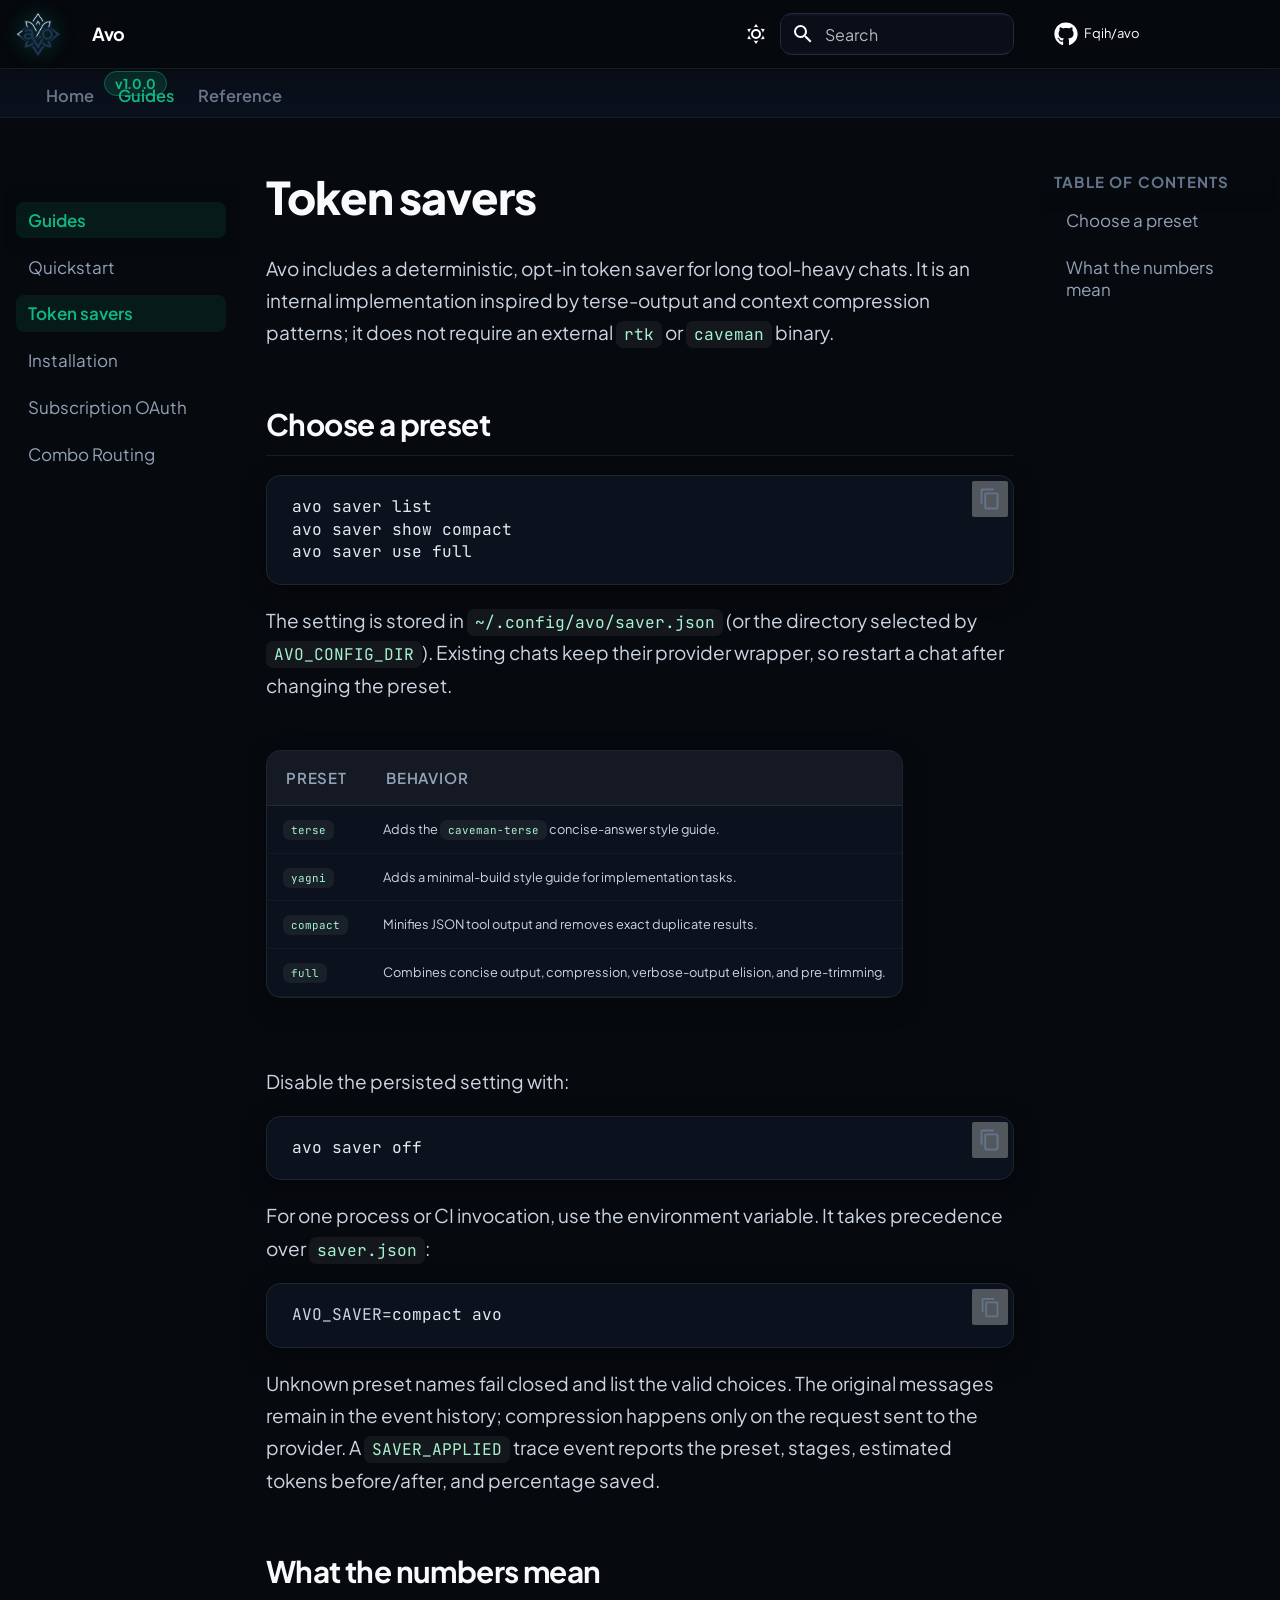
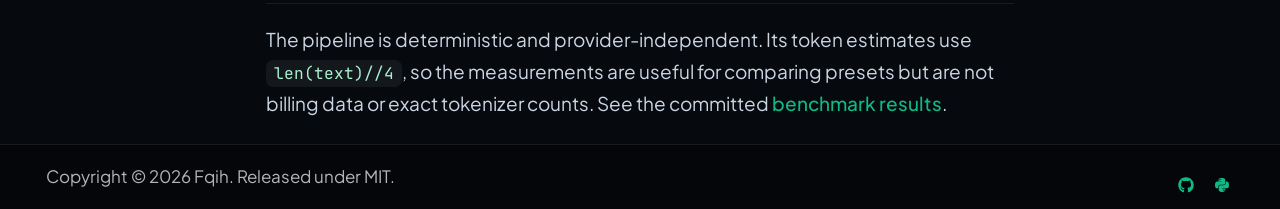
<file: site/guides/token-savers/index.html>
<!doctype html>
<html lang="en" class="no-js">
  <head>
    
      <meta charset="utf-8">
      <meta name="viewport" content="width=device-width,initial-scale=1">
      
        <meta name="description" content="Provider-agnostic reliability runtime for bounded, observable, resumable AI agent loops.">
      
      
      
        <link rel="canonical" href="https://avo.faqihhakim.tech/guides/token-savers/">
      
      
        <link rel="prev" href="../quickstart/">
      
      
        <link rel="next" href="../install/">
      
      
        
      
      
      <link rel="icon" href="../../assets/logo.png">
      <meta name="generator" content="mkdocs-1.6.1, mkdocs-material-9.7.7">
    
    
      
        <title>Token savers - Avo</title>
      
    
    
      <link rel="stylesheet" href="../../assets/stylesheets/main.ec1eaa64.min.css">
      
        
        <link rel="stylesheet" href="../../assets/stylesheets/palette.ab4e12ef.min.css">
      
      


    
    
      
    
    
      
        
        
        <link rel="preconnect" href="https://fonts.gstatic.com" crossorigin>
        <link rel="stylesheet" href="https://fonts.googleapis.com/css?family=Roboto:300,300i,400,400i,700,700i%7CRoboto+Mono:400,400i,700,700i&display=fallback">
        <style>:root{--md-text-font:"Roboto";--md-code-font:"Roboto Mono"}</style>
      
    
    
      <link rel="stylesheet" href="../../assets/_mkdocstrings.css">
    
      <link rel="stylesheet" href="../../assets/extra.css">
    
    <script>__md_scope=new URL("../..",location),__md_hash=e=>[...e].reduce(((e,_)=>(e<<5)-e+_.charCodeAt(0)),0),__md_get=(e,_=localStorage,t=__md_scope)=>JSON.parse(_.getItem(t.pathname+"."+e)),__md_set=(e,_,t=localStorage,a=__md_scope)=>{try{t.setItem(a.pathname+"."+e,JSON.stringify(_))}catch(e){}}</script>
    
      

    
    
  </head>
  
  
    
    
      
    
    
    
    
    <body dir="ltr" data-md-color-scheme="default" data-md-color-primary="indigo" data-md-color-accent="indigo">
  
    
    <input class="md-toggle" data-md-toggle="drawer" type="checkbox" id="__drawer" autocomplete="off">
    <input class="md-toggle" data-md-toggle="search" type="checkbox" id="__search" autocomplete="off">
    <label class="md-overlay" for="__drawer"></label>
    <div data-md-component="skip">
      
        
        <a href="#token-savers" class="md-skip">
          Skip to content
        </a>
      
    </div>
    <div data-md-component="announce">
      
    </div>
    
    
      

<header class="md-header" data-md-component="header">
  <nav class="md-header__inner md-grid" aria-label="Header">
    <a href="../.." title="Avo" class="md-header__button md-logo" aria-label="Avo" data-md-component="logo">
      
  <img src="../../assets/logo.png" alt="logo">

    </a>
    <label class="md-header__button md-icon" for="__drawer">
      
      <svg xmlns="http://www.w3.org/2000/svg" viewBox="0 0 24 24"><path d="M3 6h18v2H3zm0 5h18v2H3zm0 5h18v2H3z"/></svg>
    </label>
    <div class="md-header__title" data-md-component="header-title">
      <div class="md-header__ellipsis">
        <div class="md-header__topic">
          <span class="md-ellipsis">
            Avo
          </span>
        </div>
        <div class="md-header__topic" data-md-component="header-topic">
          <span class="md-ellipsis">
            
              Token savers
            
          </span>
        </div>
      </div>
    </div>
    
      
        <form class="md-header__option" data-md-component="palette">
  
    
    
    
    <input class="md-option" data-md-color-media="(prefers-color-scheme: light)" data-md-color-scheme="default" data-md-color-primary="indigo" data-md-color-accent="indigo"  aria-label="Switch to dark mode"  type="radio" name="__palette" id="__palette_0">
    
      <label class="md-header__button md-icon" title="Switch to dark mode" for="__palette_1" hidden>
        <svg xmlns="http://www.w3.org/2000/svg" viewBox="0 0 24 24"><path d="M12 7a5 5 0 0 1 5 5 5 5 0 0 1-5 5 5 5 0 0 1-5-5 5 5 0 0 1 5-5m0 2a3 3 0 0 0-3 3 3 3 0 0 0 3 3 3 3 0 0 0 3-3 3 3 0 0 0-3-3m0-7 2.39 3.42C13.65 5.15 12.84 5 12 5s-1.65.15-2.39.42zM3.34 7l4.16-.35A7.2 7.2 0 0 0 5.94 8.5c-.44.74-.69 1.5-.83 2.29zm.02 10 1.76-3.77a7.131 7.131 0 0 0 2.38 4.14zM20.65 7l-1.77 3.79a7.02 7.02 0 0 0-2.38-4.15zm-.01 10-4.14.36c.59-.51 1.12-1.14 1.54-1.86.42-.73.69-1.5.83-2.29zM12 22l-2.41-3.44c.74.27 1.55.44 2.41.44.82 0 1.63-.17 2.37-.44z"/></svg>
      </label>
    
  
    
    
    
    <input class="md-option" data-md-color-media="(prefers-color-scheme: dark)" data-md-color-scheme="slate" data-md-color-primary="indigo" data-md-color-accent="indigo"  aria-label="Switch to light mode"  type="radio" name="__palette" id="__palette_1">
    
      <label class="md-header__button md-icon" title="Switch to light mode" for="__palette_0" hidden>
        <svg xmlns="http://www.w3.org/2000/svg" viewBox="0 0 24 24"><path d="m17.75 4.09-2.53 1.94.91 3.06-2.63-1.81-2.63 1.81.91-3.06-2.53-1.94L12.44 4l1.06-3 1.06 3zm3.5 6.91-1.64 1.25.59 1.98-1.7-1.17-1.7 1.17.59-1.98L15.75 11l2.06-.05L18.5 9l.69 1.95zm-2.28 4.95c.83-.08 1.72 1.1 1.19 1.85-.32.45-.66.87-1.08 1.27C15.17 23 8.84 23 4.94 19.07c-3.91-3.9-3.91-10.24 0-14.14.4-.4.82-.76 1.27-1.08.75-.53 1.93.36 1.85 1.19-.27 2.86.69 5.83 2.89 8.02a9.96 9.96 0 0 0 8.02 2.89m-1.64 2.02a12.08 12.08 0 0 1-7.8-3.47c-2.17-2.19-3.33-5-3.49-7.82-2.81 3.14-2.7 7.96.31 10.98 3.02 3.01 7.84 3.12 10.98.31"/></svg>
      </label>
    
  
</form>
      
    
    
      <script>var palette=__md_get("__palette");if(palette&&palette.color){if("(prefers-color-scheme)"===palette.color.media){var media=matchMedia("(prefers-color-scheme: light)"),input=document.querySelector(media.matches?"[data-md-color-media='(prefers-color-scheme: light)']":"[data-md-color-media='(prefers-color-scheme: dark)']");palette.color.media=input.getAttribute("data-md-color-media"),palette.color.scheme=input.getAttribute("data-md-color-scheme"),palette.color.primary=input.getAttribute("data-md-color-primary"),palette.color.accent=input.getAttribute("data-md-color-accent")}for(var[key,value]of Object.entries(palette.color))document.body.setAttribute("data-md-color-"+key,value)}</script>
    
    
    
      
      
        <label class="md-header__button md-icon" for="__search">
          
          <svg xmlns="http://www.w3.org/2000/svg" viewBox="0 0 24 24"><path d="M9.5 3A6.5 6.5 0 0 1 16 9.5c0 1.61-.59 3.09-1.56 4.23l.27.27h.79l5 5-1.5 1.5-5-5v-.79l-.27-.27A6.52 6.52 0 0 1 9.5 16 6.5 6.5 0 0 1 3 9.5 6.5 6.5 0 0 1 9.5 3m0 2C7 5 5 7 5 9.5S7 14 9.5 14 14 12 14 9.5 12 5 9.5 5"/></svg>
        </label>
        <div class="md-search" data-md-component="search" role="dialog">
  <label class="md-search__overlay" for="__search"></label>
  <div class="md-search__inner" role="search">
    <form class="md-search__form" name="search">
      <input type="text" class="md-search__input" name="query" aria-label="Search" placeholder="Search" autocapitalize="off" autocorrect="off" autocomplete="off" spellcheck="false" data-md-component="search-query" required>
      <label class="md-search__icon md-icon" for="__search">
        
        <svg xmlns="http://www.w3.org/2000/svg" viewBox="0 0 24 24"><path d="M9.5 3A6.5 6.5 0 0 1 16 9.5c0 1.61-.59 3.09-1.56 4.23l.27.27h.79l5 5-1.5 1.5-5-5v-.79l-.27-.27A6.52 6.52 0 0 1 9.5 16 6.5 6.5 0 0 1 3 9.5 6.5 6.5 0 0 1 9.5 3m0 2C7 5 5 7 5 9.5S7 14 9.5 14 14 12 14 9.5 12 5 9.5 5"/></svg>
        
        <svg xmlns="http://www.w3.org/2000/svg" viewBox="0 0 24 24"><path d="M20 11v2H8l5.5 5.5-1.42 1.42L4.16 12l7.92-7.92L13.5 5.5 8 11z"/></svg>
      </label>
      <nav class="md-search__options" aria-label="Search">
        
        <button type="reset" class="md-search__icon md-icon" title="Clear" aria-label="Clear" tabindex="-1">
          
          <svg xmlns="http://www.w3.org/2000/svg" viewBox="0 0 24 24"><path d="M19 6.41 17.59 5 12 10.59 6.41 5 5 6.41 10.59 12 5 17.59 6.41 19 12 13.41 17.59 19 19 17.59 13.41 12z"/></svg>
        </button>
      </nav>
      
        <div class="md-search__suggest" data-md-component="search-suggest"></div>
      
    </form>
    <div class="md-search__output">
      <div class="md-search__scrollwrap" tabindex="0" data-md-scrollfix>
        <div class="md-search-result" data-md-component="search-result">
          <div class="md-search-result__meta">
            Initializing search
          </div>
          <ol class="md-search-result__list" role="presentation"></ol>
        </div>
      </div>
    </div>
  </div>
</div>
      
    
    
      <div class="md-header__source">
        <a href="https://github.com/Fqih/avo" title="Go to repository" class="md-source" data-md-component="source">
  <div class="md-source__icon md-icon">
    
    <svg xmlns="http://www.w3.org/2000/svg" viewBox="0 0 512 512"><!--! Font Awesome Free 7.1.0 by @fontawesome - https://fontawesome.com License - https://fontawesome.com/license/free (Icons: CC BY 4.0, Fonts: SIL OFL 1.1, Code: MIT License) Copyright 2025 Fonticons, Inc.--><path d="M173.9 397.4c0 2-2.3 3.6-5.2 3.6-3.3.3-5.6-1.3-5.6-3.6 0-2 2.3-3.6 5.2-3.6 3-.3 5.6 1.3 5.6 3.6m-31.1-4.5c-.7 2 1.3 4.3 4.3 4.9 2.6 1 5.6 0 6.2-2s-1.3-4.3-4.3-5.2c-2.6-.7-5.5.3-6.2 2.3m44.2-1.7c-2.9.7-4.9 2.6-4.6 4.9.3 2 2.9 3.3 5.9 2.6 2.9-.7 4.9-2.6 4.6-4.6-.3-1.9-3-3.2-5.9-2.9M252.8 8C114.1 8 8 113.3 8 252c0 110.9 69.8 205.8 169.5 239.2 12.8 2.3 17.3-5.6 17.3-12.1 0-6.2-.3-40.4-.3-61.4 0 0-70 15-84.7-29.8 0 0-11.4-29.1-27.8-36.6 0 0-22.9-15.7 1.6-15.4 0 0 24.9 2 38.6 25.8 21.9 38.6 58.6 27.5 72.9 20.9 2.3-16 8.8-27.1 16-33.7-55.9-6.2-112.3-14.3-112.3-110.5 0-27.5 7.6-41.3 23.6-58.9-2.6-6.5-11.1-33.3 2.6-67.9 20.9-6.5 69 27 69 27 20-5.6 41.5-8.5 62.8-8.5s42.8 2.9 62.8 8.5c0 0 48.1-33.6 69-27 13.7 34.7 5.2 61.4 2.6 67.9 16 17.7 25.8 31.5 25.8 58.9 0 96.5-58.9 104.2-114.8 110.5 9.2 7.9 17 22.9 17 46.4 0 33.7-.3 75.4-.3 83.6 0 6.5 4.6 14.4 17.3 12.1C436.2 457.8 504 362.9 504 252 504 113.3 391.5 8 252.8 8M105.2 352.9c-1.3 1-1 3.3.7 5.2 1.6 1.6 3.9 2.3 5.2 1 1.3-1 1-3.3-.7-5.2-1.6-1.6-3.9-2.3-5.2-1m-10.8-8.1c-.7 1.3.3 2.9 2.3 3.9 1.6 1 3.6.7 4.3-.7.7-1.3-.3-2.9-2.3-3.9-2-.6-3.6-.3-4.3.7m32.4 35.6c-1.6 1.3-1 4.3 1.3 6.2 2.3 2.3 5.2 2.6 6.5 1 1.3-1.3.7-4.3-1.3-6.2-2.2-2.3-5.2-2.6-6.5-1m-11.4-14.7c-1.6 1-1.6 3.6 0 5.9s4.3 3.3 5.6 2.3c1.6-1.3 1.6-3.9 0-6.2-1.4-2.3-4-3.3-5.6-2"/></svg>
  </div>
  <div class="md-source__repository">
    Fqih/avo
  </div>
</a>
      </div>
    
  </nav>
  
</header>
    
    <div class="md-container" data-md-component="container">
      
      
        
          
            
<nav class="md-tabs" aria-label="Tabs" data-md-component="tabs">
  <div class="md-grid">
    <ul class="md-tabs__list">
      
        
  
  
  
  
    <li class="md-tabs__item">
      <a href="../.." class="md-tabs__link">
        
  
  
    
  
  Home

      </a>
    </li>
  

      
        
  
  
  
    
  
  
    
    
      <li class="md-tabs__item md-tabs__item--active">
        <a href="../quickstart/" class="md-tabs__link">
          
  
  
    
  
  Guides

        </a>
      </li>
    
  

      
        
  
  
  
  
    
    
      <li class="md-tabs__item">
        <a href="../../avo-reference/" class="md-tabs__link">
          
  
  
    
  
  Reference

        </a>
      </li>
    
  

      
    </ul>
  </div>
</nav>
          
        
      
      <main class="md-main" data-md-component="main">
        <div class="md-main__inner md-grid">
          
            
              
              <div class="md-sidebar md-sidebar--primary" data-md-component="sidebar" data-md-type="navigation" >
                <div class="md-sidebar__scrollwrap">
                  <div class="md-sidebar__inner">
                    


  


<nav class="md-nav md-nav--primary md-nav--lifted" aria-label="Navigation" data-md-level="0">
  <label class="md-nav__title" for="__drawer">
    <a href="../.." title="Avo" class="md-nav__button md-logo" aria-label="Avo" data-md-component="logo">
      
  <img src="../../assets/logo.png" alt="logo">

    </a>
    Avo
  </label>
  
    <div class="md-nav__source">
      <a href="https://github.com/Fqih/avo" title="Go to repository" class="md-source" data-md-component="source">
  <div class="md-source__icon md-icon">
    
    <svg xmlns="http://www.w3.org/2000/svg" viewBox="0 0 512 512"><!--! Font Awesome Free 7.1.0 by @fontawesome - https://fontawesome.com License - https://fontawesome.com/license/free (Icons: CC BY 4.0, Fonts: SIL OFL 1.1, Code: MIT License) Copyright 2025 Fonticons, Inc.--><path d="M173.9 397.4c0 2-2.3 3.6-5.2 3.6-3.3.3-5.6-1.3-5.6-3.6 0-2 2.3-3.6 5.2-3.6 3-.3 5.6 1.3 5.6 3.6m-31.1-4.5c-.7 2 1.3 4.3 4.3 4.9 2.6 1 5.6 0 6.2-2s-1.3-4.3-4.3-5.2c-2.6-.7-5.5.3-6.2 2.3m44.2-1.7c-2.9.7-4.9 2.6-4.6 4.9.3 2 2.9 3.3 5.9 2.6 2.9-.7 4.9-2.6 4.6-4.6-.3-1.9-3-3.2-5.9-2.9M252.8 8C114.1 8 8 113.3 8 252c0 110.9 69.8 205.8 169.5 239.2 12.8 2.3 17.3-5.6 17.3-12.1 0-6.2-.3-40.4-.3-61.4 0 0-70 15-84.7-29.8 0 0-11.4-29.1-27.8-36.6 0 0-22.9-15.7 1.6-15.4 0 0 24.9 2 38.6 25.8 21.9 38.6 58.6 27.5 72.9 20.9 2.3-16 8.8-27.1 16-33.7-55.9-6.2-112.3-14.3-112.3-110.5 0-27.5 7.6-41.3 23.6-58.9-2.6-6.5-11.1-33.3 2.6-67.9 20.9-6.5 69 27 69 27 20-5.6 41.5-8.5 62.8-8.5s42.8 2.9 62.8 8.5c0 0 48.1-33.6 69-27 13.7 34.7 5.2 61.4 2.6 67.9 16 17.7 25.8 31.5 25.8 58.9 0 96.5-58.9 104.2-114.8 110.5 9.2 7.9 17 22.9 17 46.4 0 33.7-.3 75.4-.3 83.6 0 6.5 4.6 14.4 17.3 12.1C436.2 457.8 504 362.9 504 252 504 113.3 391.5 8 252.8 8M105.2 352.9c-1.3 1-1 3.3.7 5.2 1.6 1.6 3.9 2.3 5.2 1 1.3-1 1-3.3-.7-5.2-1.6-1.6-3.9-2.3-5.2-1m-10.8-8.1c-.7 1.3.3 2.9 2.3 3.9 1.6 1 3.6.7 4.3-.7.7-1.3-.3-2.9-2.3-3.9-2-.6-3.6-.3-4.3.7m32.4 35.6c-1.6 1.3-1 4.3 1.3 6.2 2.3 2.3 5.2 2.6 6.5 1 1.3-1.3.7-4.3-1.3-6.2-2.2-2.3-5.2-2.6-6.5-1m-11.4-14.7c-1.6 1-1.6 3.6 0 5.9s4.3 3.3 5.6 2.3c1.6-1.3 1.6-3.9 0-6.2-1.4-2.3-4-3.3-5.6-2"/></svg>
  </div>
  <div class="md-source__repository">
    Fqih/avo
  </div>
</a>
    </div>
  
  <ul class="md-nav__list" data-md-scrollfix>
    
      
      
  
  
  
  
    <li class="md-nav__item">
      <a href="../.." class="md-nav__link">
        
  
  
  <span class="md-ellipsis">
    
  
    Home
  

    
  </span>
  
  

      </a>
    </li>
  

    
      
      
  
  
    
  
  
  
    
    
      
        
      
        
      
        
      
        
      
        
      
    
    
    
      
        
        
      
      
        
      
    
    
    <li class="md-nav__item md-nav__item--active md-nav__item--section md-nav__item--nested">
      
        
        
        <input class="md-nav__toggle md-toggle " type="checkbox" id="__nav_2" checked>
        
          
          <label class="md-nav__link" for="__nav_2" id="__nav_2_label" tabindex="">
            
  
  
  <span class="md-ellipsis">
    
  
    Guides
  

    
  </span>
  
  

            <span class="md-nav__icon md-icon"></span>
          </label>
        
        <nav class="md-nav" data-md-level="1" aria-labelledby="__nav_2_label" aria-expanded="true">
          <label class="md-nav__title" for="__nav_2">
            <span class="md-nav__icon md-icon"></span>
            
  
    Guides
  

          </label>
          <ul class="md-nav__list" data-md-scrollfix>
            
              
                
  
  
  
  
    <li class="md-nav__item">
      <a href="../quickstart/" class="md-nav__link">
        
  
  
  <span class="md-ellipsis">
    
  
    Quickstart
  

    
  </span>
  
  

      </a>
    </li>
  

              
            
              
                
  
  
    
  
  
  
    <li class="md-nav__item md-nav__item--active">
      
      <input class="md-nav__toggle md-toggle" type="checkbox" id="__toc">
      
      
        
      
      
        <label class="md-nav__link md-nav__link--active" for="__toc">
          
  
  
  <span class="md-ellipsis">
    
  
    Token savers
  

    
  </span>
  
  

          <span class="md-nav__icon md-icon"></span>
        </label>
      
      <a href="./" class="md-nav__link md-nav__link--active">
        
  
  
  <span class="md-ellipsis">
    
  
    Token savers
  

    
  </span>
  
  

      </a>
      
        

<nav class="md-nav md-nav--secondary" aria-label="Table of contents">
  
  
  
    
  
  
    <label class="md-nav__title" for="__toc">
      <span class="md-nav__icon md-icon"></span>
      Table of contents
    </label>
    <ul class="md-nav__list" data-md-component="toc" data-md-scrollfix>
      
        <li class="md-nav__item">
  <a href="#choose-a-preset" class="md-nav__link">
    <span class="md-ellipsis">
      
        Choose a preset
      
    </span>
  </a>
  
</li>
      
        <li class="md-nav__item">
  <a href="#what-the-numbers-mean" class="md-nav__link">
    <span class="md-ellipsis">
      
        What the numbers mean
      
    </span>
  </a>
  
</li>
      
    </ul>
  
</nav>
      
    </li>
  

              
            
              
                
  
  
  
  
    <li class="md-nav__item">
      <a href="../install/" class="md-nav__link">
        
  
  
  <span class="md-ellipsis">
    
  
    Installation
  

    
  </span>
  
  

      </a>
    </li>
  

              
            
              
                
  
  
  
  
    <li class="md-nav__item">
      <a href="../subscription-auth/" class="md-nav__link">
        
  
  
  <span class="md-ellipsis">
    
  
    Subscription OAuth
  

    
  </span>
  
  

      </a>
    </li>
  

              
            
              
                
  
  
  
  
    <li class="md-nav__item">
      <a href="../combo-routing/" class="md-nav__link">
        
  
  
  <span class="md-ellipsis">
    
  
    Combo Routing
  

    
  </span>
  
  

      </a>
    </li>
  

              
            
          </ul>
        </nav>
      
    </li>
  

    
      
      
  
  
  
  
    
    
      
        
      
        
      
        
      
        
      
        
      
        
      
        
          
        
      
    
    
    
      
      
        
      
    
    
    <li class="md-nav__item md-nav__item--nested">
      
        
        
        <input class="md-nav__toggle md-toggle " type="checkbox" id="__nav_3" >
        
          
          <div class="md-nav__link md-nav__container">
            <a href="../../api/" class="md-nav__link ">
              
  
  
  <span class="md-ellipsis">
    
  
    Reference
  

    
  </span>
  
  

            </a>
            
              
              <label class="md-nav__link " for="__nav_3" id="__nav_3_label" tabindex="0">
                <span class="md-nav__icon md-icon"></span>
              </label>
            
          </div>
        
        <nav class="md-nav" data-md-level="1" aria-labelledby="__nav_3_label" aria-expanded="false">
          <label class="md-nav__title" for="__nav_3">
            <span class="md-nav__icon md-icon"></span>
            
  
    Reference
  

          </label>
          <ul class="md-nav__list" data-md-scrollfix>
            
              
                
  
  
  
  
    <li class="md-nav__item">
      <a href="../../avo-reference/" class="md-nav__link">
        
  
  
  <span class="md-ellipsis">
    
  
    Project reference
  

    
  </span>
  
  

      </a>
    </li>
  

              
            
              
                
  
  
  
  
    <li class="md-nav__item">
      <a href="../../api-stability/" class="md-nav__link">
        
  
  
  <span class="md-ellipsis">
    
  
    API stability
  

    
  </span>
  
  

      </a>
    </li>
  

              
            
              
                
  
  
  
  
    <li class="md-nav__item">
      <a href="../../semver/" class="md-nav__link">
        
  
  
  <span class="md-ellipsis">
    
  
    SemVer policy
  

    
  </span>
  
  

      </a>
    </li>
  

              
            
              
                
  
  
  
  
    <li class="md-nav__item">
      <a href="../../parity-vs-cc-codex/" class="md-nav__link">
        
  
  
  <span class="md-ellipsis">
    
  
    Parity vs CC/Codex
  

    
  </span>
  
  

      </a>
    </li>
  

              
            
              
                
  
  
  
  
    <li class="md-nav__item">
      <a href="../../changelog/" class="md-nav__link">
        
  
  
  <span class="md-ellipsis">
    
  
    Changelog
  

    
  </span>
  
  

      </a>
    </li>
  

              
            
              
                
  
  
  
  
    <li class="md-nav__item">
      <a href="../../cli/" class="md-nav__link">
        
  
  
  <span class="md-ellipsis">
    
  
    CLI
  

    
  </span>
  
  

      </a>
    </li>
  

              
            
              
            
          </ul>
        </nav>
      
    </li>
  

    
  </ul>
</nav>
                  </div>
                </div>
              </div>
            
            
              
              <div class="md-sidebar md-sidebar--secondary" data-md-component="sidebar" data-md-type="toc" >
                <div class="md-sidebar__scrollwrap">
                  <div class="md-sidebar__inner">
                    

<nav class="md-nav md-nav--secondary" aria-label="Table of contents">
  
  
  
    
  
  
    <label class="md-nav__title" for="__toc">
      <span class="md-nav__icon md-icon"></span>
      Table of contents
    </label>
    <ul class="md-nav__list" data-md-component="toc" data-md-scrollfix>
      
        <li class="md-nav__item">
  <a href="#choose-a-preset" class="md-nav__link">
    <span class="md-ellipsis">
      
        Choose a preset
      
    </span>
  </a>
  
</li>
      
        <li class="md-nav__item">
  <a href="#what-the-numbers-mean" class="md-nav__link">
    <span class="md-ellipsis">
      
        What the numbers mean
      
    </span>
  </a>
  
</li>
      
    </ul>
  
</nav>
                  </div>
                </div>
              </div>
            
          
          
            <div class="md-content" data-md-component="content">
              
              <article class="md-content__inner md-typeset">
                
                  


  
  


<h1 id="token-savers">Token savers<a class="headerlink" href="#token-savers" title="Permanent link">&para;</a></h1>
<p>Avo includes a deterministic, opt-in token saver for long tool-heavy chats.
It is an internal implementation inspired by terse-output and context
compression patterns; it does not require an external <code>rtk</code> or <code>caveman</code>
binary.</p>
<h2 id="choose-a-preset">Choose a preset<a class="headerlink" href="#choose-a-preset" title="Permanent link">&para;</a></h2>
<div class="language-bash highlight"><pre><span></span><code><span id="__span-0-1"><a id="__codelineno-0-1" name="__codelineno-0-1" href="#__codelineno-0-1"></a>avo<span class="w"> </span>saver<span class="w"> </span>list
</span><span id="__span-0-2"><a id="__codelineno-0-2" name="__codelineno-0-2" href="#__codelineno-0-2"></a>avo<span class="w"> </span>saver<span class="w"> </span>show<span class="w"> </span>compact
</span><span id="__span-0-3"><a id="__codelineno-0-3" name="__codelineno-0-3" href="#__codelineno-0-3"></a>avo<span class="w"> </span>saver<span class="w"> </span>use<span class="w"> </span>full
</span></code></pre></div>
<p>The setting is stored in <code>~/.config/avo/saver.json</code> (or the directory selected
by <code>AVO_CONFIG_DIR</code>). Existing chats keep their provider wrapper, so restart a
chat after changing the preset.</p>
<table>
<thead>
<tr>
<th>Preset</th>
<th>Behavior</th>
</tr>
</thead>
<tbody>
<tr>
<td><code>terse</code></td>
<td>Adds the <code>caveman-terse</code> concise-answer style guide.</td>
</tr>
<tr>
<td><code>yagni</code></td>
<td>Adds a minimal-build style guide for implementation tasks.</td>
</tr>
<tr>
<td><code>compact</code></td>
<td>Minifies JSON tool output and removes exact duplicate results.</td>
</tr>
<tr>
<td><code>full</code></td>
<td>Combines concise output, compression, verbose-output elision, and pre-trimming.</td>
</tr>
</tbody>
</table>
<p>Disable the persisted setting with:</p>
<div class="language-bash highlight"><pre><span></span><code><span id="__span-1-1"><a id="__codelineno-1-1" name="__codelineno-1-1" href="#__codelineno-1-1"></a>avo<span class="w"> </span>saver<span class="w"> </span>off
</span></code></pre></div>
<p>For one process or CI invocation, use the environment variable. It takes
precedence over <code>saver.json</code>:</p>
<div class="language-bash highlight"><pre><span></span><code><span id="__span-2-1"><a id="__codelineno-2-1" name="__codelineno-2-1" href="#__codelineno-2-1"></a><span class="nv">AVO_SAVER</span><span class="o">=</span>compact<span class="w"> </span>avo
</span></code></pre></div>
<p>Unknown preset names fail closed and list the valid choices. The original
messages remain in the event history; compression happens only on the request
sent to the provider. A <code>SAVER_APPLIED</code> trace event reports the preset, stages,
estimated tokens before/after, and percentage saved.</p>
<h2 id="what-the-numbers-mean">What the numbers mean<a class="headerlink" href="#what-the-numbers-mean" title="Permanent link">&para;</a></h2>
<p>The pipeline is deterministic and provider-independent. Its token estimates use
<code>len(text)//4</code>, so the measurements are useful for comparing presets but are
not billing data or exact tokenizer counts. See the committed
<a href="https://github.com/Fqih/avo/blob/main/benchmark/savers/RESULTS.md">benchmark results</a>.</p>












                
              </article>
            </div>
          
          
<script>var target=document.getElementById(location.hash.slice(1));target&&target.name&&(target.checked=target.name.startsWith("__tabbed_"))</script>
        </div>
        
          <button type="button" class="md-top md-icon" data-md-component="top" hidden>
  
  <svg xmlns="http://www.w3.org/2000/svg" viewBox="0 0 24 24"><path d="M13 20h-2V8l-5.5 5.5-1.42-1.42L12 4.16l7.92 7.92-1.42 1.42L13 8z"/></svg>
  Back to top
</button>
        
      </main>
      
        <footer class="md-footer">
  
  <div class="md-footer-meta md-typeset">
    <div class="md-footer-meta__inner md-grid">
      <div class="md-copyright">
  
    <div class="md-copyright__highlight">
      Copyright &copy; 2026 Fqih. Released under MIT.
    </div>
  
  
</div>
      
        
<div class="md-social">
  
    
    
    
    
    <a href="https://github.com/Fqih/avo" target="_blank" rel="noopener" title="Avo on GitHub" class="md-social__link">
      <svg xmlns="http://www.w3.org/2000/svg" viewBox="0 0 512 512"><!--! Font Awesome Free 7.1.0 by @fontawesome - https://fontawesome.com License - https://fontawesome.com/license/free (Icons: CC BY 4.0, Fonts: SIL OFL 1.1, Code: MIT License) Copyright 2025 Fonticons, Inc.--><path d="M173.9 397.4c0 2-2.3 3.6-5.2 3.6-3.3.3-5.6-1.3-5.6-3.6 0-2 2.3-3.6 5.2-3.6 3-.3 5.6 1.3 5.6 3.6m-31.1-4.5c-.7 2 1.3 4.3 4.3 4.9 2.6 1 5.6 0 6.2-2s-1.3-4.3-4.3-5.2c-2.6-.7-5.5.3-6.2 2.3m44.2-1.7c-2.9.7-4.9 2.6-4.6 4.9.3 2 2.9 3.3 5.9 2.6 2.9-.7 4.9-2.6 4.6-4.6-.3-1.9-3-3.2-5.9-2.9M252.8 8C114.1 8 8 113.3 8 252c0 110.9 69.8 205.8 169.5 239.2 12.8 2.3 17.3-5.6 17.3-12.1 0-6.2-.3-40.4-.3-61.4 0 0-70 15-84.7-29.8 0 0-11.4-29.1-27.8-36.6 0 0-22.9-15.7 1.6-15.4 0 0 24.9 2 38.6 25.8 21.9 38.6 58.6 27.5 72.9 20.9 2.3-16 8.8-27.1 16-33.7-55.9-6.2-112.3-14.3-112.3-110.5 0-27.5 7.6-41.3 23.6-58.9-2.6-6.5-11.1-33.3 2.6-67.9 20.9-6.5 69 27 69 27 20-5.6 41.5-8.5 62.8-8.5s42.8 2.9 62.8 8.5c0 0 48.1-33.6 69-27 13.7 34.7 5.2 61.4 2.6 67.9 16 17.7 25.8 31.5 25.8 58.9 0 96.5-58.9 104.2-114.8 110.5 9.2 7.9 17 22.9 17 46.4 0 33.7-.3 75.4-.3 83.6 0 6.5 4.6 14.4 17.3 12.1C436.2 457.8 504 362.9 504 252 504 113.3 391.5 8 252.8 8M105.2 352.9c-1.3 1-1 3.3.7 5.2 1.6 1.6 3.9 2.3 5.2 1 1.3-1 1-3.3-.7-5.2-1.6-1.6-3.9-2.3-5.2-1m-10.8-8.1c-.7 1.3.3 2.9 2.3 3.9 1.6 1 3.6.7 4.3-.7.7-1.3-.3-2.9-2.3-3.9-2-.6-3.6-.3-4.3.7m32.4 35.6c-1.6 1.3-1 4.3 1.3 6.2 2.3 2.3 5.2 2.6 6.5 1 1.3-1.3.7-4.3-1.3-6.2-2.2-2.3-5.2-2.6-6.5-1m-11.4-14.7c-1.6 1-1.6 3.6 0 5.9s4.3 3.3 5.6 2.3c1.6-1.3 1.6-3.9 0-6.2-1.4-2.3-4-3.3-5.6-2"/></svg>
    </a>
  
    
    
    
    
    <a href="https://pypi.org/project/avo/" target="_blank" rel="noopener" title="Avo on PyPI" class="md-social__link">
      <svg xmlns="http://www.w3.org/2000/svg" viewBox="0 0 448 512"><!--! Font Awesome Free 7.1.0 by @fontawesome - https://fontawesome.com License - https://fontawesome.com/license/free (Icons: CC BY 4.0, Fonts: SIL OFL 1.1, Code: MIT License) Copyright 2025 Fonticons, Inc.--><path d="M439.8 200.5c-7.7-30.9-22.3-54.2-53.4-54.2h-40.1v47.4c0 36.8-31.2 67.8-66.8 67.8H172.7c-29.2 0-53.4 25-53.4 54.3v101.8c0 29 25.2 46 53.4 54.3 33.8 9.9 66.3 11.7 106.8 0 26.9-7.8 53.4-23.5 53.4-54.3v-40.7H226.2v-13.6h160.2c31.1 0 42.6-21.7 53.4-54.2 11.2-33.5 10.7-65.7 0-108.6M286.2 444.7a20.4 20.4 0 1 1 0-40.7 20.4 20.4 0 1 1 0 40.7M167.8 248.1h106.8c29.7 0 53.4-24.5 53.4-54.3V91.9c0-29-24.4-50.7-53.4-55.6-35.8-5.9-74.7-5.6-106.8.1-45.2 8-53.4 24.7-53.4 55.6v40.7h106.9v13.6h-147c-31.1 0-58.3 18.7-66.8 54.2-9.8 40.7-10.2 66.1 0 108.6 7.6 31.6 25.7 54.2 56.8 54.2H101v-48.8c0-35.3 30.5-66.4 66.8-66.4m-6.6-183.4a20.4 20.4 0 1 1 0 40.8 20.4 20.4 0 1 1 0-40.8"/></svg>
    </a>
  
</div>
      
    </div>
  </div>
</footer>
      
    </div>
    <div class="md-dialog" data-md-component="dialog">
      <div class="md-dialog__inner md-typeset"></div>
    </div>
    
    
    
      
      
      <script id="__config" type="application/json">{"annotate": null, "base": "../..", "features": ["navigation.tabs", "navigation.sections", "navigation.indexes", "navigation.top", "navigation.tracking", "content.code.copy", "content.code.annotate", "search.suggest", "search.highlight", "toc.follow"], "search": "../../assets/javascripts/workers/search.2c215733.min.js", "tags": null, "translations": {"clipboard.copied": "Copied to clipboard", "clipboard.copy": "Copy to clipboard", "search.result.more.one": "1 more on this page", "search.result.more.other": "# more on this page", "search.result.none": "No matching documents", "search.result.one": "1 matching document", "search.result.other": "# matching documents", "search.result.placeholder": "Type to start searching", "search.result.term.missing": "Missing", "select.version": "Select version"}, "version": null}</script>
    
    
      <script src="../../assets/javascripts/bundle.d7400e89.min.js"></script>
      
    
  </body>
</html>
</file>
<file: site/assets/modern.css>
/* ==============================================================================
   Avo Modern Developer Platform Stylesheet
   Theme: Obsidian Slate / Emerald / Cyber Cyan
   ============================================================================== */

@import url('https://fonts.googleapis.com/css2?family=Plus+Jakarta+Sans:wght@400;500;600;700;800&family=JetBrains+Mono:wght@400;500;600&display=swap');

:root {
  --bg-primary: #06090e;
  --bg-secondary: #0c121d;
  --bg-card: rgba(15, 23, 42, 0.7);
  --bg-card-hover: rgba(30, 41, 59, 0.8);
  --border-subtle: rgba(255, 255, 255, 0.08);
  --border-glow: rgba(16, 185, 129, 0.3);

  --text-main: #f8fafc;
  --text-muted: #94a3b8;
  --text-faint: #64748b;

  --accent-emerald: #10b981;
  --accent-emerald-glow: rgba(16, 185, 129, 0.25);
  --accent-cyan: #06b6d4;
  --accent-amber: #f59e0b;
  --accent-violet: #8b5cf6;

  --font-sans: 'Plus Jakarta Sans', -apple-system, BlinkMacSystemFont, 'Segoe UI', Roboto, sans-serif;
  --font-mono: 'JetBrains Mono', ui-monospace, SFMono-Regular, Menlo, Monaco, Consolas, monospace;
}

* {
  box-sizing: border-box;
  margin: 0;
  padding: 0;
}

body {
  background-color: var(--bg-primary);
  color: var(--text-main);
  font-family: var(--font-sans);
  line-height: 1.6;
  -webkit-font-smoothing: antialiased;
  overflow-x: hidden;
}

/* Background Gradients */
.avo-bg-mesh {
  position: fixed;
  top: 0;
  left: 0;
  width: 100vw;
  height: 100vh;
  pointer-events: none;
  z-index: -1;
  background:
    radial-gradient(circle at 15% 15%, rgba(16, 185, 129, 0.12), transparent 45%),
    radial-gradient(circle at 85% 25%, rgba(6, 182, 212, 0.1), transparent 40%),
    radial-gradient(circle at 50% 85%, rgba(139, 92, 246, 0.08), transparent 50%);
}

/* Navigation */
.avo-nav {
  position: sticky;
  top: 0;
  z-index: 100;
  display: flex;
  align-items: center;
  justify-content: space-between;
  padding: 1rem 2rem;
  background: rgba(6, 9, 14, 0.85);
  backdrop-filter: blur(16px);
  border-bottom: 1px solid var(--border-subtle);
}

.avo-nav__brand {
  display: flex;
  align-items: center;
  gap: 0.75rem;
  text-decoration: none;
  color: var(--text-main);
  font-weight: 800;
  font-size: 1.25rem;
}

.avo-nav__logo {
  width: 2.25rem;
  height: 2.25rem;
  object-fit: contain;
  filter: drop-shadow(0 2px 8px var(--accent-emerald-glow));
}

.avo-nav__badge {
  font-size: 0.7rem;
  font-weight: 700;
  padding: 0.15rem 0.5rem;
  border-radius: 9999px;
  background: rgba(16, 185, 129, 0.15);
  border: 1px solid rgba(16, 185, 129, 0.4);
  color: var(--accent-emerald);
}

.avo-nav__links {
  display: flex;
  align-items: center;
  gap: 1.5rem;
  list-style: none;
}

.avo-nav__link {
  color: var(--text-muted);
  text-decoration: none;
  font-size: 0.9rem;
  font-weight: 500;
  transition: color 0.15s ease;
}

.avo-nav__link:hover {
  color: var(--text-main);
}

.avo-nav__cta {
  display: flex;
  align-items: center;
  gap: 0.5rem;
  padding: 0.5rem 1rem;
  background: linear-gradient(135deg, var(--accent-emerald), var(--accent-cyan));
  color: #041210;
  font-size: 0.85rem;
  font-weight: 700;
  border-radius: 0.5rem;
  text-decoration: none;
  box-shadow: 0 4px 14px var(--accent-emerald-glow);
  transition: transform 0.15s ease, box-shadow 0.15s ease;
}

.avo-nav__cta:hover {
  transform: translateY(-1px);
  box-shadow: 0 6px 20px rgba(16, 185, 129, 0.4);
}

/* Layout */
.avo-container {
  max-width: 1200px;
  margin: 0 auto;
  padding: 0 1.5rem;
}

/* Hero Section */
.avo-hero-section {
  padding: 5rem 0 3.5rem;
  text-align: center;
}

.avo-pill-badge {
  display: inline-flex;
  align-items: center;
  gap: 0.5rem;
  padding: 0.4rem 1rem;
  border-radius: 9999px;
  background: rgba(16, 185, 129, 0.1);
  border: 1px solid rgba(16, 185, 129, 0.35);
  color: #34d399;
  font-size: 0.82rem;
  font-weight: 600;
  margin-bottom: 1.5rem;
  box-shadow: 0 0 15px rgba(16, 185, 129, 0.15);
}

.avo-pill-badge .dot {
  width: 0.5rem;
  height: 0.5rem;
  border-radius: 50%;
  background: var(--accent-emerald);
  box-shadow: 0 0 10px var(--accent-emerald);
  animation: pulse 2s infinite;
}

@keyframes pulse {
  0%, 100% { opacity: 1; transform: scale(1); }
  50% { opacity: 0.4; transform: scale(0.85); }
}

.avo-hero__title {
  font-size: clamp(2.4rem, 5vw, 4rem);
  font-weight: 800;
  letter-spacing: -0.03em;
  line-height: 1.15;
  margin-bottom: 1.25rem;
  max-width: 900px;
  margin-left: auto;
  margin-right: auto;
}

.avo-hero__gradient-text {
  background: linear-gradient(135deg, #ffffff 30%, #34d399 70%, #22d3ee 100%);
  -webkit-background-clip: text;
  -webkit-text-fill-color: transparent;
}

.avo-hero__subtitle {
  font-size: clamp(1.05rem, 2vw, 1.25rem);
  color: var(--text-muted);
  max-width: 760px;
  margin: 0 auto 2.5rem;
  line-height: 1.6;
}

.avo-hero__buttons {
  display: flex;
  align-items: center;
  justify-content: center;
  gap: 1rem;
  flex-wrap: wrap;
  margin-bottom: 3.5rem;
}

.avo-btn {
  padding: 0.75rem 1.5rem;
  border-radius: 0.6rem;
  font-weight: 600;
  font-size: 0.95rem;
  text-decoration: none;
  display: inline-flex;
  align-items: center;
  gap: 0.5rem;
  transition: all 0.15s ease;
}

.avo-btn--primary {
  background: var(--accent-emerald);
  color: #06231a;
  box-shadow: 0 4px 16px var(--accent-emerald-glow);
}

.avo-btn--primary:hover {
  background: #059669;
  transform: translateY(-2px);
  box-shadow: 0 8px 24px rgba(16, 185, 129, 0.4);
}

.avo-btn--secondary {
  background: rgba(255, 255, 255, 0.05);
  color: var(--text-main);
  border: 1px solid var(--border-subtle);
  backdrop-filter: blur(8px);
}

.avo-btn--secondary:hover {
  background: rgba(255, 255, 255, 0.1);
  border-color: rgba(255, 255, 255, 0.2);
  transform: translateY(-2px);
}

/* Terminal Card */
.avo-terminal-card {
  max-width: 840px;
  margin: 0 auto 5rem;
  background: var(--bg-secondary);
  border: 1px solid var(--border-subtle);
  border-radius: 1rem;
  overflow: hidden;
  box-shadow: 0 24px 60px rgba(0, 0, 0, 0.6), 0 0 30px rgba(16, 185, 129, 0.08);
  text-align: left;
}

.avo-terminal-card__header {
  display: flex;
  align-items: center;
  justify-content: space-between;
  padding: 0.75rem 1.25rem;
  background: rgba(255, 255, 255, 0.03);
  border-bottom: 1px solid var(--border-subtle);
}

.avo-terminal-dots {
  display: flex;
  gap: 0.4rem;
}

.avo-terminal-dots span {
  width: 0.7rem;
  height: 0.7rem;
  border-radius: 50%;
}

.avo-dot--red { background: #ef4444; }
.avo-dot--yellow { background: #f59e0b; }
.avo-dot--green { background: #10b981; }

.avo-terminal-tabs {
  display: flex;
  gap: 0.5rem;
}

.avo-tab-btn {
  padding: 0.35rem 0.8rem;
  border-radius: 0.4rem;
  background: transparent;
  border: none;
  color: var(--text-faint);
  font-size: 0.8rem;
  font-family: var(--font-sans);
  font-weight: 600;
  cursor: pointer;
  transition: all 0.15s ease;
}

.avo-tab-btn.active {
  background: rgba(255, 255, 255, 0.08);
  color: var(--text-main);
}

.avo-terminal-body {
  padding: 1.5rem;
  font-family: var(--font-mono);
  font-size: 0.9rem;
  position: relative;
}

.avo-code-pane {
  display: none;
}

.avo-code-pane.active {
  display: block;
}

.avo-code-line {
  display: flex;
  align-items: center;
  justify-content: space-between;
  gap: 1rem;
  background: rgba(0, 0, 0, 0.3);
  padding: 0.75rem 1rem;
  border-radius: 0.5rem;
  border: 1px solid rgba(255, 255, 255, 0.04);
  color: #a7f3d0;
  overflow-x: auto;
}

.avo-copy-btn {
  background: rgba(255, 255, 255, 0.08);
  border: 1px solid var(--border-subtle);
  color: var(--text-muted);
  padding: 0.35rem 0.7rem;
  border-radius: 0.4rem;
  cursor: pointer;
  font-size: 0.75rem;
  font-family: var(--font-sans);
  font-weight: 600;
  transition: all 0.15s ease;
  white-space: nowrap;
}

.avo-copy-btn:hover {
  background: rgba(255, 255, 255, 0.15);
  color: var(--text-main);
}

.avo-terminal-output {
  margin-top: 1rem;
  color: var(--text-faint);
  font-size: 0.8rem;
  line-height: 1.5;
}

.avo-terminal-output .green {
  color: var(--accent-emerald);
}

/* Feature Grid */
.avo-section {
  padding: 5rem 0;
}

.avo-section__header {
  text-align: center;
  max-width: 720px;
  margin: 0 auto 3.5rem;
}

.avo-section__eyebrow {
  color: var(--accent-emerald);
  font-size: 0.82rem;
  font-weight: 700;
  letter-spacing: 0.08em;
  text-transform: uppercase;
  margin-bottom: 0.75rem;
}

.avo-section__title {
  font-size: clamp(2rem, 3.5vw, 2.75rem);
  font-weight: 800;
  letter-spacing: -0.02em;
  line-height: 1.2;
  margin-bottom: 1rem;
}

.avo-section__subtitle {
  color: var(--text-muted);
  font-size: 1.05rem;
}

.avo-grid-3 {
  display: grid;
  grid-template-columns: repeat(auto-fit, minmax(320px, 1fr));
  gap: 1.5rem;
}

.avo-card {
  background: var(--bg-card);
  backdrop-filter: blur(12px);
  border: 1px solid var(--border-subtle);
  border-radius: 1rem;
  padding: 2rem;
  transition: transform 0.2s ease, border-color 0.2s ease, box-shadow 0.2s ease;
}

.avo-card:hover {
  transform: translateY(-4px);
  border-color: var(--border-glow);
  box-shadow: 0 16px 36px rgba(0, 0, 0, 0.4), 0 0 20px rgba(16, 185, 129, 0.1);
}

.avo-card__icon {
  width: 3rem;
  height: 3rem;
  border-radius: 0.75rem;
  display: flex;
  align-items: center;
  justify-content: center;
  font-size: 1.5rem;
  margin-bottom: 1.25rem;
  background: rgba(16, 185, 129, 0.12);
  border: 1px solid rgba(16, 185, 129, 0.25);
  color: var(--accent-emerald);
}

.avo-card__title {
  font-size: 1.25rem;
  font-weight: 700;
  margin-bottom: 0.75rem;
  letter-spacing: -0.01em;
}

.avo-card__desc {
  color: var(--text-muted);
  font-size: 0.95rem;
  line-height: 1.6;
}

/* Comparison Table */
.avo-table-wrap {
  overflow-x: auto;
  background: var(--bg-secondary);
  border: 1px solid var(--border-subtle);
  border-radius: 1rem;
  margin-top: 2rem;
}

.avo-table {
  width: 100%;
  border-collapse: collapse;
  text-align: left;
  font-size: 0.9rem;
}

.avo-table th, .avo-table td {
  padding: 1.1rem 1.5rem;
  border-bottom: 1px solid var(--border-subtle);
}

.avo-table th {
  background: rgba(255, 255, 255, 0.02);
  color: var(--text-muted);
  font-weight: 600;
  font-size: 0.8rem;
  text-transform: uppercase;
  letter-spacing: 0.05em;
}

.avo-table tr:last-child td {
  border-bottom: none;
}

.avo-table .highlight-col {
  background: rgba(16, 185, 129, 0.04);
  font-weight: 600;
  color: #34d399;
}

.avo-check {
  color: var(--accent-emerald);
  font-weight: 700;
}

.avo-cross {
  color: var(--text-faint);
}

/* Footer */
.avo-footer {
  padding: 4rem 0 2rem;
  border-top: 1px solid var(--border-subtle);
  background: rgba(6, 9, 14, 0.95);
  margin-top: 5rem;
}

.avo-footer__inner {
  display: flex;
  align-items: center;
  justify-content: space-between;
  flex-wrap: wrap;
  gap: 1.5rem;
}

.avo-footer__copy {
  color: var(--text-faint);
  font-size: 0.85rem;
}

.avo-footer__links {
  display: flex;
  gap: 1.5rem;
  list-style: none;
}

.avo-footer__link {
  color: var(--text-muted);
  text-decoration: none;
  font-size: 0.85rem;
  transition: color 0.15s ease;
}

.avo-footer__link:hover {
  color: var(--accent-emerald);
}

/* ==============================================================================
   Interactive CLI Showcase & Badges
   ============================================================================== */
.avo-cli-badge {
  display: inline-block;
  font-family: var(--font-mono);
  font-size: 0.72rem;
  font-weight: 700;
  padding: 0.15rem 0.45rem;
  border-radius: 0.3rem;
  margin-right: 0.4rem;
  vertical-align: middle;
  text-transform: uppercase;
}
.badge-plan { background: rgba(6, 182, 212, 0.18); color: #22d3ee; border: 1px solid rgba(6, 182, 212, 0.4); }
.badge-worktree { background: rgba(16, 185, 129, 0.18); color: #34d399; border: 1px solid rgba(16, 185, 129, 0.4); }
.badge-tool { background: rgba(245, 158, 11, 0.18); color: #fbbf24; border: 1px solid rgba(245, 158, 11, 0.4); }
.badge-tier { background: rgba(139, 92, 246, 0.18); color: #a78bfa; border: 1px solid rgba(139, 92, 246, 0.4); }
.badge-sandbox { background: rgba(244, 63, 94, 0.18); color: #fb7185; border: 1px solid rgba(244, 63, 94, 0.4); }
.badge-checkpoint { background: rgba(59, 130, 246, 0.18); color: #60a5fa; border: 1px solid rgba(59, 130, 246, 0.4); }
.badge-merge { background: rgba(16, 185, 129, 0.25); color: #10b981; border: 1px solid #10b981; }

.avo-cli-demo-box {
  background: #04070c;
  border: 1px solid var(--border-subtle);
  border-radius: 0.85rem;
  padding: 1.5rem;
  font-family: var(--font-mono);
  font-size: 0.88rem;
  line-height: 1.7;
  color: #cbd5e1;
  box-shadow: inset 0 2px 8px rgba(0, 0, 0, 0.6);
  margin-top: 1.5rem;
}

/* ==============================================================================
   Web Cockpit Visual Dashboard Showcase
   ============================================================================== */
.avo-cockpit-preview {
  background: linear-gradient(180deg, rgba(15, 23, 42, 0.8) 0%, rgba(6, 9, 14, 0.95) 100%);
  border: 1px solid rgba(16, 185, 129, 0.25);
  border-radius: 1.25rem;
  padding: 2rem;
  box-shadow: 0 20px 50px rgba(0, 0, 0, 0.6), 0 0 40px rgba(16, 185, 129, 0.08);
  margin-top: 2.5rem;
}

.avo-cockpit-grid {
  display: grid;
  grid-template-columns: repeat(auto-fit, minmax(260px, 1fr));
  gap: 1.25rem;
  margin-top: 1.5rem;
}

.avo-cockpit-card {
  background: rgba(8, 13, 22, 0.85);
  border: 1px solid var(--border-subtle);
  border-radius: 0.75rem;
  padding: 1.25rem;
  position: relative;
  overflow: hidden;
}

.avo-cockpit-card::before {
  content: '';
  position: absolute;
  top: 0;
  left: 0;
  right: 0;
  height: 2px;
  background: linear-gradient(90deg, transparent, var(--accent-emerald), transparent);
}

.avo-cockpit-card__header {
  display: flex;
  align-items: center;
  justify-content: space-between;
  margin-bottom: 0.75rem;
}

.avo-cockpit-card__title {
  font-size: 0.85rem;
  font-weight: 700;
  text-transform: uppercase;
  letter-spacing: 0.05em;
  color: var(--text-muted);
}

.avo-cockpit-card__val {
  font-size: 1.75rem;
  font-weight: 800;
  font-family: var(--font-mono);
  color: var(--text-main);
  margin-bottom: 0.35rem;
}

.avo-cockpit-card__desc {
  font-size: 0.8rem;
  color: var(--text-faint);
}

/* ==============================================================================
   CLI Command Grid & Interactive Cards
   ============================================================================== */
.avo-cli-grid {
  display: grid;
  grid-template-columns: repeat(auto-fit, minmax(320px, 1fr));
  gap: 1.25rem;
  margin-top: 2rem;
}

.avo-cmd-card {
  background: var(--bg-card);
  border: 1px solid var(--border-subtle);
  border-radius: 0.85rem;
  padding: 1.5rem;
  transition: all 0.2s ease;
}

.avo-cmd-card:hover {
  border-color: rgba(6, 182, 212, 0.4);
  transform: translateY(-2px);
  box-shadow: 0 10px 24px rgba(0, 0, 0, 0.3);
}

.avo-cmd-name {
  font-family: var(--font-mono);
  font-size: 1.05rem;
  font-weight: 700;
  color: #38bdf8;
  margin-bottom: 0.5rem;
}

.avo-cmd-desc {
  color: var(--text-muted);
  font-size: 0.9rem;
  line-height: 1.5;
}

@media (max-width: 768px) {
  .avo-nav__links {
    display: none;
  }
  .avo-hero__title {
    font-size: 2.2rem;
  }
  .avo-hero__buttons {
    flex-direction: column;
    width: 100%;
  }
  .avo-btn {
    width: 100%;
    justify-content: center;
  }
}
</file>
<file: site/assets/_mkdocstrings.css>
/* Avoid breaking parameter names, etc. in table cells. */
.doc-contents td code {
  word-break: normal !important;
}

/* No line break before first paragraph of descriptions. */
.doc-md-description,
.doc-md-description>p:first-child {
  display: inline;
}

/* No text transformation from Material for MkDocs for H5 headings. */
.md-typeset h5 .doc-object-name {
  text-transform: none;
}

/* Max width for docstring sections tables. */
.doc .md-typeset__table,
.doc .md-typeset__table table {
  display: table !important;
  width: 100%;
}

.doc .md-typeset__table tr {
  display: table-row;
}

/* Defaults in Spacy table style. */
.doc-param-default,
.doc-type_param-default {
  float: right;
}

/* Parameter headings must be inline, not blocks. */
.doc-heading-parameter,
.doc-heading-type_parameter {
  display: inline;
}

/* Default font size for parameter headings. */
.md-typeset .doc-heading-parameter {
  font-size: inherit;
}

/* Prefer space on the right, not the left of parameter permalinks. */
.doc-heading-parameter .headerlink,
.doc-heading-type_parameter .headerlink {
  margin-left: 0 !important;
  margin-right: 0.2rem;
}

/* Backward-compatibility: docstring section titles in bold. */
.doc-section-title {
  font-weight: bold;
}

/* Backlinks crumb separator. */
.doc-backlink-crumb {
  display: inline-flex;
  gap: .2rem;
  white-space: nowrap;
  align-items: center;
  vertical-align: middle;
}
.doc-backlink-crumb:not(:first-child)::before {
  background-color: var(--md-default-fg-color--lighter);
  content: "";
  display: inline;
  height: 1rem;
  --md-path-icon: url('data:image/svg+xml;charset=utf-8,<svg xmlns="http://www.w3.org/2000/svg" viewBox="0 0 24 24"><path d="M8.59 16.58 13.17 12 8.59 7.41 10 6l6 6-6 6z"/></svg>');
  -webkit-mask-image: var(--md-path-icon);
  mask-image: var(--md-path-icon);
  width: 1rem;
}
.doc-backlink-crumb.last {
  font-weight: bold;
}

/* Symbols in Navigation and ToC. */
:root, :host,
[data-md-color-scheme="default"] {
  --doc-symbol-parameter-fg-color: #df50af;
  --doc-symbol-type_parameter-fg-color: #df50af;
  --doc-symbol-attribute-fg-color: #953800;
  --doc-symbol-function-fg-color: #8250df;
  --doc-symbol-method-fg-color: #8250df;
  --doc-symbol-class-fg-color: #0550ae;
  --doc-symbol-type_alias-fg-color: #0550ae;
  --doc-symbol-module-fg-color: #5cad0f;

  --doc-symbol-parameter-bg-color: #df50af1a;
  --doc-symbol-type_parameter-bg-color: #df50af1a;
  --doc-symbol-attribute-bg-color: #9538001a;
  --doc-symbol-function-bg-color: #8250df1a;
  --doc-symbol-method-bg-color: #8250df1a;
  --doc-symbol-class-bg-color: #0550ae1a;
  --doc-symbol-type_alias-bg-color: #0550ae1a;
  --doc-symbol-module-bg-color: #5cad0f1a;
}

[data-md-color-scheme="slate"] {
  --doc-symbol-parameter-fg-color: #ffa8cc;
  --doc-symbol-type_parameter-fg-color: #ffa8cc;
  --doc-symbol-attribute-fg-color: #ffa657;
  --doc-symbol-function-fg-color: #d2a8ff;
  --doc-symbol-method-fg-color: #d2a8ff;
  --doc-symbol-class-fg-color: #79c0ff;
  --doc-symbol-type_alias-fg-color: #79c0ff;
  --doc-symbol-module-fg-color: #baff79;

  --doc-symbol-parameter-bg-color: #ffa8cc1a;
  --doc-symbol-type_parameter-bg-color: #ffa8cc1a;
  --doc-symbol-attribute-bg-color: #ffa6571a;
  --doc-symbol-function-bg-color: #d2a8ff1a;
  --doc-symbol-method-bg-color: #d2a8ff1a;
  --doc-symbol-class-bg-color: #79c0ff1a;
  --doc-symbol-type_alias-bg-color: #79c0ff1a;
  --doc-symbol-module-bg-color: #baff791a;
}

code.doc-symbol {
  border-radius: .1rem;
  font-size: .85em;
  padding: 0 .3em;
  font-weight: bold;
}

code.doc-symbol-parameter,
a code.doc-symbol-parameter {
  color: var(--doc-symbol-parameter-fg-color);
  background-color: var(--doc-symbol-parameter-bg-color);
}

code.doc-symbol-parameter::after {
  content: "param";
}

code.doc-symbol-type_parameter,
a code.doc-symbol-type_parameter {
  color: var(--doc-symbol-type_parameter-fg-color);
  background-color: var(--doc-symbol-type_parameter-bg-color);
}

code.doc-symbol-type_parameter::after {
  content: "type-param";
}

code.doc-symbol-attribute,
a code.doc-symbol-attribute {
  color: var(--doc-symbol-attribute-fg-color);
  background-color: var(--doc-symbol-attribute-bg-color);
}

code.doc-symbol-attribute::after {
  content: "attr";
}

code.doc-symbol-function,
a code.doc-symbol-function {
  color: var(--doc-symbol-function-fg-color);
  background-color: var(--doc-symbol-function-bg-color);
}

code.doc-symbol-function::after {
  content: "func";
}

code.doc-symbol-method,
a code.doc-symbol-method {
  color: var(--doc-symbol-method-fg-color);
  background-color: var(--doc-symbol-method-bg-color);
}

code.doc-symbol-method::after {
  content: "meth";
}

code.doc-symbol-class,
a code.doc-symbol-class {
  color: var(--doc-symbol-class-fg-color);
  background-color: var(--doc-symbol-class-bg-color);
}

code.doc-symbol-class::after {
  content: "class";
}


code.doc-symbol-type_alias,
a code.doc-symbol-type_alias {
  color: var(--doc-symbol-type_alias-fg-color);
  background-color: var(--doc-symbol-type_alias-bg-color);
}

code.doc-symbol-type_alias::after {
  content: "type";
}

code.doc-symbol-module,
a code.doc-symbol-module {
  color: var(--doc-symbol-module-fg-color);
  background-color: var(--doc-symbol-module-bg-color);
}

code.doc-symbol-module::after {
  content: "mod";
}

.doc-signature .autorefs {
  color: inherit;
  border-bottom: 1px dotted currentcolor;
}

/* Source code blocks (admonitions). */
:root {
  --md-admonition-icon--mkdocstrings-source: url('data:image/svg+xml;charset=utf-8,<svg xmlns="http://www.w3.org/2000/svg" viewBox="0 0 24 24"><path d="M15.22 4.97a.75.75 0 0 1 1.06 0l6.5 6.5a.75.75 0 0 1 0 1.06l-6.5 6.5a.749.749 0 0 1-1.275-.326.75.75 0 0 1 .215-.734L21.19 12l-5.97-5.97a.75.75 0 0 1 0-1.06m-6.44 0a.75.75 0 0 1 0 1.06L2.81 12l5.97 5.97a.749.749 0 0 1-.326 1.275.75.75 0 0 1-.734-.215l-6.5-6.5a.75.75 0 0 1 0-1.06l6.5-6.5a.75.75 0 0 1 1.06 0"/></svg>')
}
.md-typeset .admonition.mkdocstrings-source,
.md-typeset details.mkdocstrings-source {
  border: none;
  padding: 0;
}
.md-typeset .admonition.mkdocstrings-source:focus-within,
.md-typeset details.mkdocstrings-source:focus-within {
  box-shadow: none;
}
.md-typeset .mkdocstrings-source > .admonition-title,
.md-typeset .mkdocstrings-source > summary {
  background-color: inherit;
}
.md-typeset .mkdocstrings-source > .admonition-title::before,
.md-typeset .mkdocstrings-source > summary::before {
  background-color: var(--md-default-fg-color);
  -webkit-mask-image: var(--md-admonition-icon--mkdocstrings-source);
          mask-image: var(--md-admonition-icon--mkdocstrings-source);
}
</file>
<file: site/assets/extra.css>
/* ==============================================================================
   Avo Global Documentation Theme & Branding System
   Theme: Obsidian Slate / Emerald Glow / Cyber Cyan
   Applies across ALL pages under site/
   ============================================================================== */

@import url('https://fonts.googleapis.com/css2?family=Plus+Jakarta+Sans:wght@400;500;600;700;800&family=JetBrains+Mono:wght@400;500;600&display=swap');

:root,
[data-md-color-scheme="default"],
[data-md-color-scheme="slate"] {
  --md-default-bg-color: #06090e !important;
  --md-default-bg-color--light: #0c121d !important;
  --md-default-bg-color--lighter: #131b2e !important;
  --md-default-bg-color--lightest: #1e293b !important;

  --md-default-fg-color: #f8fafc !important;
  --md-default-fg-color--light: #cbd5e1 !important;
  --md-default-fg-color--lighter: #94a3b8 !important;
  --md-default-fg-color--lightest: #64748b !important;

  --md-primary-fg-color: #06090e !important;
  --md-primary-fg-color--dark: #030508 !important;
  --md-accent-fg-color: #10b981 !important;
  --md-accent-fg-color--transparent: rgba(16, 185, 129, 0.15) !important;

  --md-code-bg-color: #0c121d !important;
  --md-code-fg-color: #f1f5f9 !important;

  --md-typeset-a-color: #10b981 !important;

  --avo-ink: #f8fafc;
  --avo-muted: #94a3b8;
  --avo-teal: #10b981;
  --avo-teal-dark: #059669;
  --avo-mint: rgba(16, 185, 129, 0.12);
  --avo-yellow: rgba(245, 158, 11, 0.12);
  --avo-border: rgba(255, 255, 255, 0.08);
  --avo-shadow: 0 16px 40px rgba(0, 0, 0, 0.5);

  --font-sans: 'Plus Jakarta Sans', -apple-system, BlinkMacSystemFont, 'Segoe UI', Roboto, sans-serif;
  --font-mono: 'JetBrains Mono', ui-monospace, SFMono-Regular, Menlo, Monaco, Consolas, monospace;
}

body {
  background-color: #06090e !important;
  color: #f8fafc !important;
  font-family: var(--font-sans) !important;
  -webkit-font-smoothing: antialiased;
}

/* ==============================================================================
   Top Header & Modern Branding
   ============================================================================== */
.md-header {
  background: rgba(6, 9, 14, 0.85) !important;
  backdrop-filter: blur(16px) !important;
  border-bottom: 1px solid rgba(255, 255, 255, 0.08) !important;
  box-shadow: 0 4px 20px rgba(0, 0, 0, 0.4) !important;
}

.md-header__inner {
  max-width: 82rem !important;
}

.md-header .md-logo {
  display: flex !important;
  align-items: center !important;
  gap: 0.5rem !important;
}

.md-header .md-logo img {
  width: 2.2rem !important;
  height: 2.2rem !important;
  filter: drop-shadow(0 0 10px rgba(16, 185, 129, 0.4)) !important;
}

.md-header__title {
  font-family: var(--font-sans) !important;
  font-weight: 800 !important;
  letter-spacing: -0.02em !important;
}

.md-header__title::after {
  content: "v1.0.0";
  margin-left: 0.6rem;
  font-size: 0.68rem;
  font-weight: 700;
  padding: 0.15rem 0.5rem;
  border-radius: 9999px;
  background: rgba(16, 185, 129, 0.15);
  border: 1px solid rgba(16, 185, 129, 0.4);
  color: #10b981;
  vertical-align: middle;
}

/* Navigation Tabs */
.md-tabs {
  background: rgba(12, 18, 29, 0.9) !important;
  border-bottom: 1px solid rgba(255, 255, 255, 0.06) !important;
}

.md-tabs__link {
  font-family: var(--font-sans) !important;
  font-weight: 600 !important;
  font-size: 0.82rem !important;
  color: #94a3b8 !important;
  transition: all 0.15s ease !important;
}

.md-tabs__link:hover,
.md-tabs__item--active .md-tabs__link {
  color: #10b981 !important;
  opacity: 1 !important;
}

/* ==============================================================================
   Sidebar & Navigation
   ============================================================================== */
.md-sidebar--primary .md-sidebar__inner {
  padding-top: 1.5rem !important;
}

.md-nav__title {
  font-family: var(--font-sans) !important;
  font-weight: 700 !important;
  font-size: 0.75rem !important;
  text-transform: uppercase !important;
  letter-spacing: 0.08em !important;
  color: #64748b !important;
}

.md-nav__link {
  font-family: var(--font-sans) !important;
  font-size: 0.85rem !important;
  color: #94a3b8 !important;
  border-radius: 0.4rem !important;
  padding: 0.35rem 0.6rem !important;
  transition: all 0.15s ease !important;
}

.md-nav__link:hover {
  color: #f8fafc !important;
  background: rgba(255, 255, 255, 0.04) !important;
}

.md-nav__item--active > .md-nav__link {
  color: #10b981 !important;
  font-weight: 600 !important;
  background: rgba(16, 185, 129, 0.1) !important;
}

/* Search Box */
.md-search__inner {
  border-radius: 0.6rem !important;
  background: rgba(15, 23, 42, 0.8) !important;
  border: 1px solid rgba(255, 255, 255, 0.1) !important;
}

.md-search__input {
  color: #f8fafc !important;
  font-family: var(--font-sans) !important;
}

/* ==============================================================================
   Main Content & Typography
   ============================================================================== */
.md-main__inner {
  max-width: 82rem !important;
  margin-top: 1.5rem !important;
}

.md-content {
  background: transparent !important;
}

.md-typeset {
  font-family: var(--font-sans) !important;
  color: #cbd5e1 !important;
  font-size: 0.95rem !important;
  line-height: 1.7 !important;
}

.md-typeset h1 {
  color: #f8fafc !important;
  font-weight: 800 !important;
  letter-spacing: -0.025em !important;
  font-size: 2.25rem !important;
  margin-bottom: 1.25rem !important;
}

.md-typeset h2 {
  color: #f8fafc !important;
  font-weight: 700 !important;
  letter-spacing: -0.02em !important;
  border-bottom: 1px solid rgba(255, 255, 255, 0.08) !important;
  padding-bottom: 0.5rem !important;
  margin-top: 2.75rem !important;
}

.md-typeset h3 {
  color: #f1f5f9 !important;
  font-weight: 700 !important;
}

.md-typeset a {
  color: #10b981 !important;
  text-decoration: none !important;
  font-weight: 500 !important;
  transition: color 0.15s ease !important;
}

.md-typeset a:hover {
  color: #34d399 !important;
  text-decoration: underline !important;
}

/* ==============================================================================
   Code Blocks & Pre
   ============================================================================== */
.md-typeset pre,
.md-typeset code {
  font-family: var(--font-mono) !important;
}

.md-typeset pre {
  background: #0c121d !important;
  border: 1px solid rgba(255, 255, 255, 0.08) !important;
  border-radius: 0.75rem !important;
  box-shadow: 0 8px 24px rgba(0, 0, 0, 0.4) !important;
  padding: 1rem 1.25rem !important;
}

.md-typeset code {
  background: rgba(255, 255, 255, 0.06) !important;
  border-radius: 0.35rem !important;
  padding: 0.15rem 0.4rem !important;
  color: #a7f3d0 !important;
}

.md-typeset pre code {
  background: transparent !important;
  padding: 0 !important;
  color: #e2e8f0 !important;
}

.md-clipboard {
  color: #94a3b8 !important;
}

.md-clipboard:hover {
  color: #10b981 !important;
}

/* Tabbed Sets */
.tabbed-set {
  border-radius: 0.75rem !important;
  overflow: hidden !important;
  border: 1px solid rgba(255, 255, 255, 0.08) !important;
  background: #0c121d !important;
  margin: 1.5rem 0 !important;
}

.tabbed-labels {
  background: rgba(255, 255, 255, 0.03) !important;
  border-bottom: 1px solid rgba(255, 255, 255, 0.06) !important;
}

.tabbed-labels > label {
  color: #94a3b8 !important;
  font-family: var(--font-sans) !important;
  font-weight: 600 !important;
  font-size: 0.82rem !important;
  padding: 0.6rem 1.2rem !important;
}

.tabbed-labels > label:hover {
  color: #f8fafc !important;
}

.tabbed-set input:nth-child(1):checked ~ .tabbed-labels > :nth-child(1),
.tabbed-set input:nth-child(2):checked ~ .tabbed-labels > :nth-child(2),
.tabbed-set input:nth-child(3):checked ~ .tabbed-labels > :nth-child(3) {
  color: #10b981 !important;
  border-color: #10b981 !important;
}

/* ==============================================================================
   Admonitions (Notes, Warnings, Info)
   ============================================================================== */
.md-typeset .admonition {
  background: rgba(15, 23, 42, 0.6) !important;
  backdrop-filter: blur(8px) !important;
  border: 1px solid rgba(255, 255, 255, 0.08) !important;
  border-left: 4px solid var(--accent-emerald, #10b981) !important;
  border-radius: 0.75rem !important;
  box-shadow: 0 8px 24px rgba(0, 0, 0, 0.3) !important;
  margin: 1.5rem 0 !important;
}

.md-typeset .admonition.warning {
  border-left-color: #f59e0b !important;
}

.md-typeset .admonition.danger {
  border-left-color: #ef4444 !important;
}

.md-typeset .admonition.info {
  border-left-color: #06b6d4 !important;
}

.md-typeset .admonition-title {
  background: transparent !important;
  font-family: var(--font-sans) !important;
  font-weight: 700 !important;
  color: #f8fafc !important;
}

/* ==============================================================================
   Tables
   ============================================================================== */
.md-typeset table:not([class]) {
  background: #0c121d !important;
  border: 1px solid rgba(255, 255, 255, 0.08) !important;
  border-radius: 0.75rem !important;
  overflow: hidden !important;
  box-shadow: 0 8px 24px rgba(0, 0, 0, 0.3) !important;
  margin: 1.5rem 0 !important;
}

.md-typeset table:not([class]) th {
  background: rgba(255, 255, 255, 0.03) !important;
  color: #94a3b8 !important;
  font-family: var(--font-sans) !important;
  font-weight: 600 !important;
  text-transform: uppercase !important;
  font-size: 0.75rem !important;
  letter-spacing: 0.06em !important;
  border-bottom: 1px solid rgba(255, 255, 255, 0.08) !important;
}

.md-typeset table:not([class]) td {
  border-bottom: 1px solid rgba(255, 255, 255, 0.04) !important;
}

/* ==============================================================================
   Footer
   ============================================================================== */
.md-footer {
  background: #04060a !important;
  border-top: 1px solid rgba(255, 255, 255, 0.08) !important;
}

.md-footer-meta {
  background: transparent !important;
}

.md-copyright {
  color: #64748b !important;
  font-size: 0.85rem !important;
}

.md-social__link {
  color: #94a3b8 !important;
  transition: color 0.15s ease !important;
}

.md-social__link:hover {
  color: #10b981 !important;
}
</file>
<file: site/assets/stylesheets/main.ec1eaa64.min.css>
@charset "UTF-8";html{-webkit-text-size-adjust:none;-moz-text-size-adjust:none;text-size-adjust:none;box-sizing:border-box}*,:after,:before{box-sizing:inherit}@media (prefers-reduced-motion){*,:after,:before{transition:none!important}}body{margin:0}a,button,input,label{-webkit-tap-highlight-color:transparent}a{color:inherit;text-decoration:none}hr{border:0;box-sizing:initial;display:block;height:.05rem;overflow:visible;padding:0}small{font-size:80%}sub,sup{line-height:1em}img{border-style:none}table{border-collapse:initial;border-spacing:0}td,th{font-weight:400;vertical-align:top}button{background:#0000;border:0;font-family:inherit;font-size:inherit;margin:0;padding:0}input{border:0;outline:none}:root{--md-primary-fg-color:#4051b5;--md-primary-fg-color--light:#5d6cc0;--md-primary-fg-color--dark:#303fa1;--md-primary-bg-color:#fff;--md-primary-bg-color--light:#ffffffb3;--md-accent-fg-color:#526cfe;--md-accent-fg-color--transparent:#526cfe1a;--md-accent-bg-color:#fff;--md-accent-bg-color--light:#ffffffb3}[data-md-color-scheme=default]{color-scheme:light}[data-md-color-scheme=default] img[src$="#gh-dark-mode-only"],[data-md-color-scheme=default] img[src$="#only-dark"]{display:none}:root,[data-md-color-scheme=default]{--md-hue:225deg;--md-default-fg-color:#000000de;--md-default-fg-color--light:#0000008a;--md-default-fg-color--lighter:#00000052;--md-default-fg-color--lightest:#00000012;--md-default-bg-color:#fff;--md-default-bg-color--light:#ffffffb3;--md-default-bg-color--lighter:#ffffff4d;--md-default-bg-color--lightest:#ffffff1f;--md-code-fg-color:#36464e;--md-code-bg-color:#f5f5f5;--md-code-bg-color--light:#f5f5f5b3;--md-code-bg-color--lighter:#f5f5f54d;--md-code-hl-color:#4287ff;--md-code-hl-color--light:#4287ff1a;--md-code-hl-number-color:#d52a2a;--md-code-hl-special-color:#db1457;--md-code-hl-function-color:#a846b9;--md-code-hl-constant-color:#6e59d9;--md-code-hl-keyword-color:#3f6ec6;--md-code-hl-string-color:#1c7d4d;--md-code-hl-name-color:var(--md-code-fg-color);--md-code-hl-operator-color:var(--md-default-fg-color--light);--md-code-hl-punctuation-color:var(--md-default-fg-color--light);--md-code-hl-comment-color:var(--md-default-fg-color--light);--md-code-hl-generic-color:var(--md-default-fg-color--light);--md-code-hl-variable-color:var(--md-default-fg-color--light);--md-typeset-color:var(--md-default-fg-color);--md-typeset-a-color:var(--md-primary-fg-color);--md-typeset-del-color:#f5503d26;--md-typeset-ins-color:#0bd57026;--md-typeset-kbd-color:#fafafa;--md-typeset-kbd-accent-color:#fff;--md-typeset-kbd-border-color:#b8b8b8;--md-typeset-mark-color:#ffff0080;--md-typeset-table-color:#0000001f;--md-typeset-table-color--light:rgba(0,0,0,.035);--md-admonition-fg-color:var(--md-default-fg-color);--md-admonition-bg-color:var(--md-default-bg-color);--md-warning-fg-color:#000000de;--md-warning-bg-color:#ff9;--md-footer-fg-color:#fff;--md-footer-fg-color--light:#ffffffb3;--md-footer-fg-color--lighter:#ffffff73;--md-footer-bg-color:#000000de;--md-footer-bg-color--dark:#00000052;--md-shadow-z1:0 0.2rem 0.5rem #0000000d,0 0 0.05rem #0000001a;--md-shadow-z2:0 0.2rem 0.5rem #0000001a,0 0 0.05rem #00000040;--md-shadow-z3:0 0.2rem 0.5rem #0003,0 0 0.05rem #00000059}.md-icon svg{fill:currentcolor;display:block;height:1.2rem;width:1.2rem}body{-webkit-font-smoothing:antialiased;-moz-osx-font-smoothing:grayscale;--md-text-font-family:var(--md-text-font,_),-apple-system,BlinkMacSystemFont,Helvetica,Arial,sans-serif;--md-code-font-family:var(--md-code-font,_),SFMono-Regular,Consolas,Menlo,monospace}aside,body,input{font-feature-settings:"kern","liga";color:var(--md-typeset-color);font-family:var(--md-text-font-family)}code,kbd,pre{font-feature-settings:"kern";font-family:var(--md-code-font-family)}:root{--md-typeset-table-sort-icon:url('data:image/svg+xml;charset=utf-8,<svg xmlns="http://www.w3.org/2000/svg" viewBox="0 0 24 24"><path d="m18 21-4-4h3V7h-3l4-4 4 4h-3v10h3M2 19v-2h10v2M2 13v-2h7v2M2 7V5h4v2z"/></svg>');--md-typeset-table-sort-icon--asc:url('data:image/svg+xml;charset=utf-8,<svg xmlns="http://www.w3.org/2000/svg" viewBox="0 0 24 24"><path d="M19 17h3l-4 4-4-4h3V3h2M2 17h10v2H2M6 5v2H2V5m0 6h7v2H2z"/></svg>');--md-typeset-table-sort-icon--desc:url('data:image/svg+xml;charset=utf-8,<svg xmlns="http://www.w3.org/2000/svg" viewBox="0 0 24 24"><path d="M19 7h3l-4-4-4 4h3v14h2M2 17h10v2H2M6 5v2H2V5m0 6h7v2H2z"/></svg>')}.md-typeset{-webkit-print-color-adjust:exact;color-adjust:exact;font-size:.8rem;line-height:1.6;overflow-wrap:break-word}@media print{.md-typeset{font-size:.68rem}}.md-typeset blockquote,.md-typeset dl,.md-typeset figure,.md-typeset ol,.md-typeset pre,.md-typeset ul{margin-bottom:1em;margin-top:1em}.md-typeset h1{color:var(--md-default-fg-color--light);font-size:2em;line-height:1.3;margin:0 0 1.25em}.md-typeset h1,.md-typeset h2{font-weight:300;letter-spacing:-.01em}.md-typeset h2{font-size:1.5625em;line-height:1.4;margin:1.6em 0 .64em}.md-typeset h3{font-size:1.25em;font-weight:400;letter-spacing:-.01em;line-height:1.5;margin:1.6em 0 .8em}.md-typeset h2+h3{margin-top:.8em}.md-typeset h4{font-weight:700;letter-spacing:-.01em;margin:1em 0}.md-typeset h5,.md-typeset h6{color:var(--md-default-fg-color--light);font-size:.8em;font-weight:700;letter-spacing:-.01em;margin:1.25em 0}.md-typeset h5{text-transform:uppercase}.md-typeset h5 code{text-transform:none}.md-typeset hr{border-bottom:.05rem solid var(--md-default-fg-color--lightest);display:flow-root;margin:1.5em 0}.md-typeset a{color:var(--md-typeset-a-color);word-break:break-word}.md-typeset a,.md-typeset a:before{transition:color 125ms}.md-typeset a:focus,.md-typeset a:hover{color:var(--md-accent-fg-color)}.md-typeset a:focus code,.md-typeset a:hover code{background-color:var(--md-accent-fg-color--transparent);color:var(--md-accent-fg-color)}.md-typeset a code{color:var(--md-typeset-a-color)}.md-typeset a.focus-visible{outline-color:var(--md-accent-fg-color);outline-offset:.2rem}.md-typeset code,.md-typeset kbd,.md-typeset pre{color:var(--md-code-fg-color);direction:ltr;font-variant-ligatures:none;transition:background-color 125ms}@media print{.md-typeset code,.md-typeset kbd,.md-typeset pre{white-space:pre-wrap}}.md-typeset code{background-color:var(--md-code-bg-color);border-radius:.1rem;-webkit-box-decoration-break:clone;box-decoration-break:clone;font-size:.85em;padding:0 .2941176471em;transition:color 125ms,background-color 125ms;word-break:break-word}.md-typeset code:not(.focus-visible){-webkit-tap-highlight-color:transparent;outline:none}.md-typeset pre{display:flow-root;line-height:1.4;position:relative}.md-typeset pre>code{-webkit-box-decoration-break:slice;box-decoration-break:slice;box-shadow:none;display:block;margin:0;outline-color:var(--md-accent-fg-color);overflow:auto;padding:.7720588235em 1.1764705882em;scrollbar-color:var(--md-default-fg-color--lighter) #0000;scrollbar-width:thin;touch-action:auto;word-break:normal}.md-typeset pre>code:hover{scrollbar-color:var(--md-accent-fg-color) #0000}.md-typeset pre>code::-webkit-scrollbar{height:.2rem;width:.2rem}.md-typeset pre>code::-webkit-scrollbar-thumb{background-color:var(--md-default-fg-color--lighter)}.md-typeset pre>code::-webkit-scrollbar-thumb:hover{background-color:var(--md-accent-fg-color)}.md-typeset kbd{background-color:var(--md-typeset-kbd-color);border-radius:.1rem;box-shadow:0 .1rem 0 .05rem var(--md-typeset-kbd-border-color),0 .1rem 0 var(--md-typeset-kbd-border-color),0 -.1rem .2rem var(--md-typeset-kbd-accent-color) inset;color:var(--md-default-fg-color);display:inline-block;font-size:.75em;padding:0 .6666666667em;vertical-align:text-top;word-break:break-word}.md-typeset mark{background-color:var(--md-typeset-mark-color);-webkit-box-decoration-break:clone;box-decoration-break:clone;color:inherit;word-break:break-word}.md-typeset abbr{cursor:help;text-decoration:none}.md-typeset [data-preview],.md-typeset abbr{border-bottom:.05rem dotted var(--md-default-fg-color--light)}.md-typeset small{opacity:.75}[dir=ltr] .md-typeset sub,[dir=ltr] .md-typeset sup{margin-left:.078125em}[dir=rtl] .md-typeset sub,[dir=rtl] .md-typeset sup{margin-right:.078125em}[dir=ltr] .md-typeset blockquote{padding-left:.6rem}[dir=rtl] .md-typeset blockquote{padding-right:.6rem}[dir=ltr] .md-typeset blockquote{border-left:.2rem solid var(--md-default-fg-color--lighter)}[dir=rtl] .md-typeset blockquote{border-right:.2rem solid var(--md-default-fg-color--lighter)}.md-typeset blockquote{color:var(--md-default-fg-color--light);margin-left:0;margin-right:0}.md-typeset ul{list-style-type:disc}.md-typeset ul[type]{list-style-type:revert-layer}[dir=ltr] .md-typeset ol,[dir=ltr] .md-typeset ul{margin-left:.625em}[dir=rtl] .md-typeset ol,[dir=rtl] .md-typeset ul{margin-right:.625em}.md-typeset ol,.md-typeset ul{padding:0}.md-typeset ol:not([hidden]),.md-typeset ul:not([hidden]){display:flow-root}.md-typeset ol ol,.md-typeset ul ol{list-style-type:lower-alpha}.md-typeset ol ol ol,.md-typeset ul ol ol{list-style-type:lower-roman}.md-typeset ol ol ol ol,.md-typeset ul ol ol ol{list-style-type:upper-alpha}.md-typeset ol ol ol ol ol,.md-typeset ul ol ol ol ol{list-style-type:upper-roman}.md-typeset ol[type],.md-typeset ul[type]{list-style-type:revert-layer}[dir=ltr] .md-typeset ol li,[dir=ltr] .md-typeset ul li{margin-left:1.25em}[dir=rtl] .md-typeset ol li,[dir=rtl] .md-typeset ul li{margin-right:1.25em}.md-typeset ol li,.md-typeset ul li{margin-bottom:.5em}.md-typeset ol li blockquote,.md-typeset ol li p,.md-typeset ul li blockquote,.md-typeset ul li p{margin:.5em 0}.md-typeset ol li:last-child,.md-typeset ul li:last-child{margin-bottom:0}[dir=ltr] .md-typeset ol li ol,[dir=ltr] .md-typeset ol li ul,[dir=ltr] .md-typeset ul li ol,[dir=ltr] .md-typeset ul li ul{margin-left:.625em}[dir=rtl] .md-typeset ol li ol,[dir=rtl] .md-typeset ol li ul,[dir=rtl] .md-typeset ul li ol,[dir=rtl] .md-typeset ul li ul{margin-right:.625em}.md-typeset ol li ol,.md-typeset ol li ul,.md-typeset ul li ol,.md-typeset ul li ul{margin-bottom:.5em;margin-top:.5em}[dir=ltr] .md-typeset dd{margin-left:1.875em}[dir=rtl] .md-typeset dd{margin-right:1.875em}.md-typeset dd{margin-bottom:1.5em;margin-top:1em}.md-typeset img,.md-typeset svg,.md-typeset video{height:auto;max-width:100%}.md-typeset img[align=left]{margin:1em 1em 1em 0}.md-typeset img[align=right]{margin:1em 0 1em 1em}.md-typeset img[align]:only-child{margin-top:0}.md-typeset figure{display:flow-root;margin:1em auto;max-width:100%;text-align:center;width:fit-content}.md-typeset figure img{display:block;margin:0 auto}.md-typeset figcaption{font-style:italic;margin:1em auto;max-width:24rem}.md-typeset iframe{max-width:100%}.md-typeset table:not([class]){background-color:var(--md-default-bg-color);border:.05rem solid var(--md-typeset-table-color);border-radius:.1rem;display:inline-block;font-size:.64rem;max-width:100%;overflow:auto;touch-action:auto}@media print{.md-typeset table:not([class]){display:table}}.md-typeset table:not([class])+*{margin-top:1.5em}.md-typeset table:not([class]) td>:first-child,.md-typeset table:not([class]) th>:first-child{margin-top:0}.md-typeset table:not([class]) td>:last-child,.md-typeset table:not([class]) th>:last-child{margin-bottom:0}.md-typeset table:not([class]) td:not([align]),.md-typeset table:not([class]) th:not([align]){text-align:left}[dir=rtl] .md-typeset table:not([class]) td:not([align]),[dir=rtl] .md-typeset table:not([class]) th:not([align]){text-align:right}.md-typeset table:not([class]) th{font-weight:700;min-width:5rem;padding:.9375em 1.25em;vertical-align:top}.md-typeset table:not([class]) td{border-top:.05rem solid var(--md-typeset-table-color);padding:.9375em 1.25em;vertical-align:top}.md-typeset table:not([class]) tbody tr{transition:background-color 125ms}.md-typeset table:not([class]) tbody tr:hover{background-color:var(--md-typeset-table-color--light);box-shadow:0 .05rem 0 var(--md-default-bg-color) inset}.md-typeset table:not([class]) a{word-break:normal}.md-typeset table th[role=columnheader]{cursor:pointer}[dir=ltr] .md-typeset table th[role=columnheader]:after{margin-left:.5em}[dir=rtl] .md-typeset table th[role=columnheader]:after{margin-right:.5em}.md-typeset table th[role=columnheader]:after{content:"";display:inline-block;height:1.2em;-webkit-mask-image:var(--md-typeset-table-sort-icon);mask-image:var(--md-typeset-table-sort-icon);-webkit-mask-repeat:no-repeat;mask-repeat:no-repeat;-webkit-mask-size:contain;mask-size:contain;transition:background-color 125ms;vertical-align:text-bottom;width:1.2em}.md-typeset table th[role=columnheader]:hover:after{background-color:var(--md-default-fg-color--lighter)}.md-typeset table th[role=columnheader][aria-sort=ascending]:after{background-color:var(--md-default-fg-color--light);-webkit-mask-image:var(--md-typeset-table-sort-icon--asc);mask-image:var(--md-typeset-table-sort-icon--asc)}.md-typeset table th[role=columnheader][aria-sort=descending]:after{background-color:var(--md-default-fg-color--light);-webkit-mask-image:var(--md-typeset-table-sort-icon--desc);mask-image:var(--md-typeset-table-sort-icon--desc)}.md-typeset__scrollwrap{margin:1em -.8rem;overflow-x:auto;touch-action:auto}.md-typeset__table{display:inline-block;margin-bottom:.5em;padding:0 .8rem}@media print{.md-typeset__table{display:block}}html .md-typeset__table table{display:table;margin:0;overflow:hidden;width:100%}@media screen and (max-width:44.984375em){.md-content__inner>pre{margin:1em -.8rem}.md-content__inner>pre code{border-radius:0}}.md-typeset .md-author{border-radius:100%;display:block;flex-shrink:0;height:1.6rem;overflow:hidden;position:relative;transition:color 125ms,transform 125ms;width:1.6rem}.md-typeset .md-author img{display:block}.md-typeset .md-author--more{background:var(--md-default-fg-color--lightest);color:var(--md-default-fg-color--lighter);font-size:.6rem;font-weight:700;line-height:1.6rem;text-align:center}.md-typeset .md-author--long{height:2.4rem;width:2.4rem}.md-typeset a.md-author{transform:scale(1)}.md-typeset a.md-author img{border-radius:100%;filter:grayscale(100%) opacity(75%);transition:filter 125ms}.md-typeset a.md-author:focus,.md-typeset a.md-author:hover{transform:scale(1.1);z-index:1}.md-typeset a.md-author:focus img,.md-typeset a.md-author:hover img{filter:grayscale(0)}.md-banner{background-color:var(--md-footer-bg-color);color:var(--md-footer-fg-color);overflow:auto}@media print{.md-banner{display:none}}.md-banner--warning{background-color:var(--md-warning-bg-color);color:var(--md-warning-fg-color)}.md-banner__inner{font-size:.7rem;margin:.6rem auto;padding:0 .8rem}[dir=ltr] .md-banner__button{float:right}[dir=rtl] .md-banner__button{float:left}.md-banner__button{color:inherit;cursor:pointer;transition:opacity .25s}.no-js .md-banner__button{display:none}.md-banner__button:hover{opacity:.7}html{font-size:125%;height:100%;overflow-x:hidden}@media screen and (min-width:100em){html{font-size:137.5%}}@media screen and (min-width:125em){html{font-size:150%}}body{background-color:var(--md-default-bg-color);display:flex;flex-direction:column;font-size:.5rem;min-height:100%;position:relative;width:100%}@media print{body{display:block}}@media screen and (max-width:59.984375em){body[data-md-scrolllock]{position:fixed}}.md-grid{margin-left:auto;margin-right:auto;max-width:61rem}.md-container{display:flex;flex-direction:column;flex-grow:1}@media print{.md-container{display:block}}.md-main{flex-grow:1}.md-main__inner{display:flex;height:100%;margin-top:1.5rem}.md-ellipsis{overflow:hidden;text-overflow:ellipsis}.md-toggle{display:none}.md-option{height:0;opacity:0;position:absolute;width:0}.md-option:checked+label:not([hidden]){display:block}.md-option.focus-visible+label{outline-color:var(--md-accent-fg-color);outline-style:auto}.md-skip{background-color:var(--md-default-fg-color);border-radius:.1rem;color:var(--md-default-bg-color);font-size:.64rem;margin:.5rem;opacity:0;outline-color:var(--md-accent-fg-color);padding:.3rem .5rem;position:fixed;transform:translateY(.4rem);z-index:-1}.md-skip:focus{opacity:1;transform:translateY(0);transition:transform .25s cubic-bezier(.4,0,.2,1),opacity 175ms 75ms;z-index:10}@page{margin:25mm}:root{--md-clipboard-icon:url('data:image/svg+xml;charset=utf-8,<svg xmlns="http://www.w3.org/2000/svg" viewBox="0 0 24 24"><path d="M19 21H8V7h11m0-2H8a2 2 0 0 0-2 2v14a2 2 0 0 0 2 2h11a2 2 0 0 0 2-2V7a2 2 0 0 0-2-2m-3-4H4a2 2 0 0 0-2 2v14h2V3h12z"/></svg>')}.md-clipboard{border-radius:.1rem;color:var(--md-default-fg-color--lightest);cursor:pointer;height:1.5em;outline-color:var(--md-accent-fg-color);outline-offset:.1rem;transition:color .25s;width:1.5em;z-index:1}@media print{.md-clipboard{display:none}}.md-clipboard:not(.focus-visible){-webkit-tap-highlight-color:transparent;outline:none}:hover>.md-clipboard{color:var(--md-default-fg-color--light)}.md-clipboard:focus,.md-clipboard:hover{color:var(--md-accent-fg-color)}.md-clipboard:after{background-color:currentcolor;content:"";display:block;height:1.125em;margin:0 auto;-webkit-mask-image:var(--md-clipboard-icon);mask-image:var(--md-clipboard-icon);-webkit-mask-position:center;mask-position:center;-webkit-mask-repeat:no-repeat;mask-repeat:no-repeat;-webkit-mask-size:contain;mask-size:contain;width:1.125em}.md-clipboard--inline{cursor:pointer}.md-clipboard--inline code{transition:color .25s,background-color .25s}.md-clipboard--inline:focus code,.md-clipboard--inline:hover code{background-color:var(--md-accent-fg-color--transparent);color:var(--md-accent-fg-color)}:root{--md-code-select-icon:url('data:image/svg+xml;charset=utf-8,<svg xmlns="http://www.w3.org/2000/svg" viewBox="0 0 24 24"><path d="M19 19h-4v2h4c1.1 0 2-.9 2-2v-4h-2m0-12h-4v2h4v4h2V5c0-1.1-.9-2-2-2M5 5h4V3H5c-1.1 0-2 .9-2 2v4h2m0 6H3v4c0 1.1.9 2 2 2h4v-2H5zm2-4h2v2H7zm4 0h2v2h-2zm4 0h2v2h-2zM7 7h2v2H7zm4 0h2v2h-2zm4 0h2v2h-2zm-8 8h2v2H7zm4 0h2v2h-2zm4 0h2v2h-2z"/></svg>');--md-code-copy-icon:url('data:image/svg+xml;charset=utf-8,<svg xmlns="http://www.w3.org/2000/svg" viewBox="0 0 24 24"><path d="M19 21H8V7h11m0-2H8a2 2 0 0 0-2 2v14a2 2 0 0 0 2 2h11a2 2 0 0 0 2-2V7a2 2 0 0 0-2-2m-3-4H4a2 2 0 0 0-2 2v14h2V3h12z"/></svg>')}.md-typeset .md-code__content{display:grid}.md-code__nav{background-color:var(--md-code-bg-color--lighter);border-radius:.1rem;display:flex;gap:.2rem;padding:.2rem;position:absolute;right:.25em;top:.25em;transition:background-color .25s;z-index:1}:hover>.md-code__nav{background-color:var(--md-code-bg-color--light)}.md-code__button{color:var(--md-default-fg-color--lightest);cursor:pointer;display:block;height:1.5em;outline-color:var(--md-accent-fg-color);outline-offset:.1rem;transition:color .25s;width:1.5em}:hover>*>.md-code__button{color:var(--md-default-fg-color--light)}.md-code__button.focus-visible,.md-code__button:hover{color:var(--md-accent-fg-color)}.md-code__button--active{color:var(--md-default-fg-color)!important}.md-code__button:after{background-color:currentcolor;content:"";display:block;height:1.125em;margin:0 auto;-webkit-mask-position:center;mask-position:center;-webkit-mask-repeat:no-repeat;mask-repeat:no-repeat;-webkit-mask-size:contain;mask-size:contain;width:1.125em}.md-code__button[data-md-type=select]:after{-webkit-mask-image:var(--md-code-select-icon);mask-image:var(--md-code-select-icon)}.md-code__button[data-md-type=copy]:after{-webkit-mask-image:var(--md-code-copy-icon);mask-image:var(--md-code-copy-icon)}@keyframes consent{0%{opacity:0;transform:translateY(100%)}to{opacity:1;transform:translateY(0)}}@keyframes overlay{0%{opacity:0}to{opacity:1}}.md-consent__overlay{animation:overlay .25s both;-webkit-backdrop-filter:blur(.1rem);backdrop-filter:blur(.1rem);background-color:#0000008a;height:100%;opacity:1;position:fixed;top:0;width:100%;z-index:5}.md-consent__inner{animation:consent .5s cubic-bezier(.1,.7,.1,1) both;background-color:var(--md-default-bg-color);border:0;border-radius:.1rem;bottom:0;box-shadow:0 0 .2rem #0000001a,0 .2rem .4rem #0003;max-height:100%;overflow:auto;padding:0;position:fixed;width:100%;z-index:5}.md-consent__form{padding:.8rem}.md-consent__settings{display:none;margin:1em 0}input:checked+.md-consent__settings{display:block}.md-consent__controls{margin-bottom:.8rem}.md-typeset .md-consent__controls .md-button{display:inline}@media screen and (max-width:44.984375em){.md-typeset .md-consent__controls .md-button{display:block;margin-top:.4rem;text-align:center;width:100%}}.md-consent label{cursor:pointer}.md-content{flex-grow:1;min-width:0}.md-content__inner{margin:0 .8rem 1.2rem;padding-top:.6rem}@media screen and (min-width:76.25em){[dir=ltr] .md-sidebar--primary:not([hidden])~.md-content>.md-content__inner{margin-left:1.2rem}[dir=ltr] .md-sidebar--secondary:not([hidden])~.md-content>.md-content__inner,[dir=rtl] .md-sidebar--primary:not([hidden])~.md-content>.md-content__inner{margin-right:1.2rem}[dir=rtl] .md-sidebar--secondary:not([hidden])~.md-content>.md-content__inner{margin-left:1.2rem}}.md-content__inner:before{content:"";display:block;height:.4rem}.md-content__inner>:last-child{margin-bottom:0}[dir=ltr] .md-content__button{float:right}[dir=rtl] .md-content__button{float:left}[dir=ltr] .md-content__button{margin-left:.4rem}[dir=rtl] .md-content__button{margin-right:.4rem}.md-content__button{margin:.4rem 0;padding:0}@media print{.md-content__button{display:none}}.md-typeset .md-content__button{color:var(--md-default-fg-color--lighter)}.md-content__button svg{display:inline;vertical-align:top}[dir=rtl] .md-content__button svg{transform:scaleX(-1)}[dir=ltr] .md-dialog{right:.8rem}[dir=rtl] .md-dialog{left:.8rem}.md-dialog{background-color:var(--md-default-fg-color);border-radius:.1rem;bottom:.8rem;box-shadow:var(--md-shadow-z3);min-width:11.1rem;opacity:0;padding:.4rem .6rem;pointer-events:none;position:fixed;transform:translateY(100%);transition:transform 0ms .4s,opacity .4s;z-index:4}@media print{.md-dialog{display:none}}.md-dialog--active{opacity:1;pointer-events:auto;transform:translateY(0);transition:transform .4s cubic-bezier(.075,.85,.175,1),opacity .4s}.md-dialog__inner{color:var(--md-default-bg-color);font-size:.7rem}.md-feedback{margin:2em 0 1em;text-align:center}.md-feedback fieldset{border:none;margin:0;padding:0}.md-feedback__title{font-weight:700;margin:1em auto}.md-feedback__inner{position:relative}.md-feedback__list{display:flex;flex-wrap:wrap;place-content:baseline center;position:relative}.md-feedback__list:hover .md-icon:not(:disabled){color:var(--md-default-fg-color--lighter)}:disabled .md-feedback__list{min-height:1.8rem}.md-feedback__icon{color:var(--md-default-fg-color--light);cursor:pointer;flex-shrink:0;margin:0 .1rem;transition:color 125ms}.md-feedback__icon:not(:disabled).md-icon:hover{color:var(--md-accent-fg-color)}.md-feedback__icon:disabled{color:var(--md-default-fg-color--lightest);pointer-events:none}.md-feedback__note{opacity:0;position:relative;transform:translateY(.4rem);transition:transform .4s cubic-bezier(.1,.7,.1,1),opacity .15s}.md-feedback__note>*{margin:0 auto;max-width:16rem}:disabled .md-feedback__note{opacity:1;transform:translateY(0)}@media print{.md-feedback{display:none}}.md-footer{background-color:var(--md-footer-bg-color);color:var(--md-footer-fg-color)}@media print{.md-footer{display:none}}.md-footer__inner{justify-content:space-between;overflow:auto;padding:.2rem}.md-footer__inner:not([hidden]){display:flex}.md-footer__link{align-items:end;display:flex;flex-grow:0.01;margin-bottom:.4rem;margin-top:1rem;max-width:100%;outline-color:var(--md-accent-fg-color);overflow:hidden;transition:opacity .25s}.md-footer__link:focus,.md-footer__link:hover{opacity:.7}[dir=rtl] .md-footer__link svg{transform:scaleX(-1)}@media screen and (max-width:44.984375em){.md-footer__link--prev{flex-shrink:0}.md-footer__link--prev .md-footer__title{display:none}}[dir=ltr] .md-footer__link--next{margin-left:auto}[dir=rtl] .md-footer__link--next{margin-right:auto}.md-footer__link--next{text-align:right}[dir=rtl] .md-footer__link--next{text-align:left}.md-footer__title{flex-grow:1;font-size:.9rem;margin-bottom:.7rem;max-width:calc(100% - 2.4rem);padding:0 1rem;white-space:nowrap}.md-footer__button{margin:.2rem;padding:.4rem}.md-footer__direction{font-size:.64rem;opacity:.7}.md-footer-meta{background-color:var(--md-footer-bg-color--dark)}.md-footer-meta__inner{display:flex;flex-wrap:wrap;justify-content:space-between;padding:.2rem}html .md-footer-meta.md-typeset a{color:var(--md-footer-fg-color--light)}html .md-footer-meta.md-typeset a:focus,html .md-footer-meta.md-typeset a:hover{color:var(--md-footer-fg-color)}.md-copyright{color:var(--md-footer-fg-color--lighter);font-size:.64rem;margin:auto .6rem;padding:.4rem 0;width:100%}@media screen and (min-width:45em){.md-copyright{width:auto}}.md-copyright__highlight{color:var(--md-footer-fg-color--light)}.md-social{display:inline-flex;gap:.2rem;margin:0 .4rem;padding:.2rem 0 .6rem}@media screen and (min-width:45em){.md-social{padding:.6rem 0}}.md-social__link{display:inline-block;height:1.6rem;text-align:center;width:1.6rem}.md-social__link:before{line-height:1.9}.md-social__link svg{fill:currentcolor;max-height:.8rem;vertical-align:-25%}.md-typeset .md-button{border:.1rem solid;border-radius:.1rem;color:var(--md-primary-fg-color);cursor:pointer;display:inline-block;font-weight:700;padding:.625em 2em;transition:color 125ms,background-color 125ms,border-color 125ms}.md-typeset .md-button--primary{background-color:var(--md-primary-fg-color);border-color:var(--md-primary-fg-color);color:var(--md-primary-bg-color)}.md-typeset .md-button:focus,.md-typeset .md-button:hover{background-color:var(--md-accent-fg-color);border-color:var(--md-accent-fg-color);color:var(--md-accent-bg-color)}[dir=ltr] .md-typeset .md-input{border-top-left-radius:.1rem}[dir=ltr] .md-typeset .md-input,[dir=rtl] .md-typeset .md-input{border-top-right-radius:.1rem}[dir=rtl] .md-typeset .md-input{border-top-left-radius:.1rem}.md-typeset .md-input{border-bottom:.1rem solid var(--md-default-fg-color--lighter);box-shadow:var(--md-shadow-z1);font-size:.8rem;height:1.8rem;padding:0 .6rem;transition:border .25s,box-shadow .25s}.md-typeset .md-input:focus,.md-typeset .md-input:hover{border-bottom-color:var(--md-accent-fg-color);box-shadow:var(--md-shadow-z2)}.md-typeset .md-input--stretch{width:100%}.md-header{background-color:var(--md-primary-fg-color);box-shadow:0 0 .2rem #0000,0 .2rem .4rem #0000;color:var(--md-primary-bg-color);display:block;left:0;position:sticky;right:0;top:0;z-index:4}@media print{.md-header{display:none}}.md-header[hidden]{transform:translateY(-100%);transition:transform .25s cubic-bezier(.8,0,.6,1),box-shadow .25s}.md-header--shadow{box-shadow:0 0 .2rem #0000001a,0 .2rem .4rem #0003;transition:transform .25s cubic-bezier(.1,.7,.1,1),box-shadow .25s}.md-header__inner{align-items:center;display:flex;padding:0 .2rem}.md-header__button{color:currentcolor;cursor:pointer;margin:.2rem;outline-color:var(--md-accent-fg-color);padding:.4rem;position:relative;transition:opacity .25s;vertical-align:middle;z-index:1}.md-header__button:hover{opacity:.7}.md-header__button:not([hidden]){display:inline-block}.md-header__button:not(.focus-visible){-webkit-tap-highlight-color:transparent;outline:none}.md-header__button.md-logo{margin:.2rem;padding:.4rem}@media screen and (max-width:76.234375em){.md-header__button.md-logo{display:none}}.md-header__button.md-logo img,.md-header__button.md-logo svg{fill:currentcolor;display:block;height:1.2rem;width:auto}@media screen and (min-width:60em){.md-header__button[for=__search]{display:none}}.no-js .md-header__button[for=__search]{display:none}[dir=rtl] .md-header__button[for=__search] svg{transform:scaleX(-1)}@media screen and (min-width:76.25em){.md-header__button[for=__drawer]{display:none}}.md-header__topic{display:flex;max-width:100%;position:absolute;transition:transform .4s cubic-bezier(.1,.7,.1,1),opacity .15s;white-space:nowrap}.md-header__topic+.md-header__topic{opacity:0;pointer-events:none;transform:translateX(1.25rem);transition:transform .4s cubic-bezier(1,.7,.1,.1),opacity .15s;z-index:-1}[dir=rtl] .md-header__topic+.md-header__topic{transform:translateX(-1.25rem)}.md-header__topic:first-child{font-weight:700}[dir=ltr] .md-header__title{margin-left:1rem;margin-right:.4rem}[dir=rtl] .md-header__title{margin-left:.4rem;margin-right:1rem}.md-header__title{flex-grow:1;font-size:.9rem;height:2.4rem;line-height:2.4rem}.md-header__title--active .md-header__topic{opacity:0;pointer-events:none;transform:translateX(-1.25rem);transition:transform .4s cubic-bezier(1,.7,.1,.1),opacity .15s;z-index:-1}[dir=rtl] .md-header__title--active .md-header__topic{transform:translateX(1.25rem)}.md-header__title--active .md-header__topic+.md-header__topic{opacity:1;pointer-events:auto;transform:translateX(0);transition:transform .4s cubic-bezier(.1,.7,.1,1),opacity .15s;z-index:0}.md-header__title>.md-header__ellipsis{height:100%;position:relative;width:100%}.md-header__option{display:flex;flex-shrink:0;max-width:100%;transition:max-width 0ms .25s,opacity .25s .25s;white-space:nowrap}[data-md-toggle=search]:checked~.md-header .md-header__option{max-width:0;opacity:0;transition:max-width 0ms,opacity 0ms}.md-header__option>input{bottom:0}.md-header__source{display:none}@media screen and (min-width:60em){[dir=ltr] .md-header__source{margin-left:1rem}[dir=rtl] .md-header__source{margin-right:1rem}.md-header__source{display:block;max-width:11.7rem;width:11.7rem}}@media screen and (min-width:76.25em){[dir=ltr] .md-header__source{margin-left:1.4rem}[dir=rtl] .md-header__source{margin-right:1.4rem}}.md-meta{color:var(--md-default-fg-color--light);font-size:.7rem;line-height:1.3}.md-meta__list{display:inline-flex;flex-wrap:wrap;list-style:none;margin:0;padding:0}.md-meta__item:not(:last-child):after{content:"·";margin-left:.2rem;margin-right:.2rem}.md-meta__link{color:var(--md-typeset-a-color)}.md-meta__link:focus,.md-meta__link:hover{color:var(--md-accent-fg-color)}.md-draft{background-color:#ff1744;border-radius:.125em;color:#fff;display:inline-block;font-weight:700;padding-left:.5714285714em;padding-right:.5714285714em}:root{--md-nav-icon--prev:url('data:image/svg+xml;charset=utf-8,<svg xmlns="http://www.w3.org/2000/svg" viewBox="0 0 24 24"><path d="M20 11v2H8l5.5 5.5-1.42 1.42L4.16 12l7.92-7.92L13.5 5.5 8 11z"/></svg>');--md-nav-icon--next:url('data:image/svg+xml;charset=utf-8,<svg xmlns="http://www.w3.org/2000/svg" viewBox="0 0 24 24"><path d="M8.59 16.58 13.17 12 8.59 7.41 10 6l6 6-6 6z"/></svg>');--md-toc-icon:url('data:image/svg+xml;charset=utf-8,<svg xmlns="http://www.w3.org/2000/svg" viewBox="0 0 24 24"><path d="M3 9h14V7H3zm0 4h14v-2H3zm0 4h14v-2H3zm16 0h2v-2h-2zm0-10v2h2V7zm0 6h2v-2h-2z"/></svg>')}.md-nav{font-size:.7rem;line-height:1.3}.md-nav__title{color:var(--md-default-fg-color--light);display:block;font-weight:700;overflow:hidden;padding:0 .6rem;text-overflow:ellipsis}.md-nav__title .md-nav__button{display:none}.md-nav__title .md-nav__button img{height:100%;width:auto}.md-nav__title .md-nav__button.md-logo img,.md-nav__title .md-nav__button.md-logo svg{fill:currentcolor;display:block;height:2.4rem;max-width:100%;object-fit:contain;width:auto}.md-nav__list{list-style:none;margin:0;padding:0}.md-nav__link{align-items:flex-start;display:flex;gap:.4rem;margin-top:.625em;scroll-snap-align:start;transition:color 125ms}.md-nav__link--passed,.md-nav__link--passed code{color:var(--md-default-fg-color--light)}.md-nav__item .md-nav__link--active,.md-nav__item .md-nav__link--active code{color:var(--md-typeset-a-color)}.md-nav__link .md-ellipsis{position:relative}.md-nav__link .md-ellipsis code{word-break:normal}[dir=ltr] .md-nav__link .md-icon:last-child{margin-left:auto}[dir=rtl] .md-nav__link .md-icon:last-child{margin-right:auto}.md-nav__link .md-typeset{font-size:.7rem;line-height:1.3}.md-nav__link svg{fill:currentcolor;flex-shrink:0;height:1.3em;position:relative}.md-nav__link[for]:focus,.md-nav__link[for]:hover,.md-nav__link[href]:focus,.md-nav__link[href]:hover{color:var(--md-accent-fg-color);cursor:pointer}.md-nav__link[for]:focus code,.md-nav__link[for]:hover code,.md-nav__link[href]:focus code,.md-nav__link[href]:hover code{background-color:var(--md-accent-fg-color--transparent);color:var(--md-accent-fg-color)}.md-nav__link.focus-visible{outline-color:var(--md-accent-fg-color);outline-offset:.2rem}.md-nav--primary .md-nav__link[for=__toc]{display:none}.md-nav--primary .md-nav__link[for=__toc] .md-icon:after{background-color:currentcolor;display:block;height:100%;-webkit-mask-image:var(--md-toc-icon);mask-image:var(--md-toc-icon);width:100%}.md-nav--primary .md-nav__link[for=__toc]~.md-nav{display:none}.md-nav__container>.md-nav__link{margin-top:0}.md-nav__container>.md-nav__link:first-child{flex-grow:1;min-width:0}.md-nav__icon{flex-shrink:0}.md-nav__source{display:none}@media screen and (max-width:76.234375em){.md-nav--primary,.md-nav--primary .md-nav{background-color:var(--md-default-bg-color);display:flex;flex-direction:column;height:100%;left:0;position:absolute;right:0;top:0;z-index:1}.md-nav--primary .md-nav__item,.md-nav--primary .md-nav__title{font-size:.8rem;line-height:1.5}.md-nav--primary .md-nav__title{background-color:var(--md-default-fg-color--lightest);color:var(--md-default-fg-color--light);cursor:pointer;height:5.6rem;line-height:2.4rem;padding:3rem .8rem .2rem;position:relative;white-space:nowrap}[dir=ltr] .md-nav--primary .md-nav__title .md-nav__icon{left:.4rem}[dir=rtl] .md-nav--primary .md-nav__title .md-nav__icon{right:.4rem}.md-nav--primary .md-nav__title .md-nav__icon{display:block;height:1.2rem;margin:.2rem;position:absolute;top:.4rem;width:1.2rem}.md-nav--primary .md-nav__title .md-nav__icon:after{background-color:currentcolor;content:"";display:block;height:100%;-webkit-mask-image:var(--md-nav-icon--prev);mask-image:var(--md-nav-icon--prev);-webkit-mask-position:center;mask-position:center;-webkit-mask-repeat:no-repeat;mask-repeat:no-repeat;-webkit-mask-size:contain;mask-size:contain;width:100%}.md-nav--primary .md-nav__title~.md-nav__list{background-color:var(--md-default-bg-color);box-shadow:0 .05rem 0 var(--md-default-fg-color--lightest) inset;overflow-y:auto;scroll-snap-type:y mandatory;touch-action:pan-y}.md-nav--primary .md-nav__title~.md-nav__list>:first-child{border-top:0}.md-nav--primary .md-nav__title[for=__drawer]{background-color:var(--md-primary-fg-color);color:var(--md-primary-bg-color);font-weight:700}.md-nav--primary .md-nav__title .md-logo{display:block;left:.2rem;margin:.2rem;padding:.4rem;position:absolute;right:.2rem;top:.2rem}.md-nav--primary .md-nav__list{flex:1}.md-nav--primary .md-nav__item{border-top:.05rem solid var(--md-default-fg-color--lightest)}.md-nav--primary .md-nav__item--active>.md-nav__link{color:var(--md-typeset-a-color)}.md-nav--primary .md-nav__item--active>.md-nav__link:focus,.md-nav--primary .md-nav__item--active>.md-nav__link:hover{color:var(--md-accent-fg-color)}.md-nav--primary .md-nav__link{margin-top:0;padding:.6rem .8rem}.md-nav--primary .md-nav__link svg{margin-top:.1em}.md-nav--primary .md-nav__link>.md-nav__link{padding:0}[dir=ltr] .md-nav--primary .md-nav__link .md-nav__icon{margin-right:-.2rem}[dir=rtl] .md-nav--primary .md-nav__link .md-nav__icon{margin-left:-.2rem}.md-nav--primary .md-nav__link .md-nav__icon{font-size:1.2rem;height:1.2rem;width:1.2rem}.md-nav--primary .md-nav__link .md-nav__icon:after{background-color:currentcolor;content:"";display:block;height:100%;-webkit-mask-image:var(--md-nav-icon--next);mask-image:var(--md-nav-icon--next);-webkit-mask-position:center;mask-position:center;-webkit-mask-repeat:no-repeat;mask-repeat:no-repeat;-webkit-mask-size:contain;mask-size:contain;width:100%}[dir=rtl] .md-nav--primary .md-nav__icon:after{transform:scale(-1)}.md-nav--primary .md-nav--secondary .md-nav{background-color:initial;position:static}[dir=ltr] .md-nav--primary .md-nav--secondary .md-nav .md-nav__link{padding-left:1.4rem}[dir=rtl] .md-nav--primary .md-nav--secondary .md-nav .md-nav__link{padding-right:1.4rem}[dir=ltr] .md-nav--primary .md-nav--secondary .md-nav .md-nav .md-nav__link{padding-left:2rem}[dir=rtl] .md-nav--primary .md-nav--secondary .md-nav .md-nav .md-nav__link{padding-right:2rem}[dir=ltr] .md-nav--primary .md-nav--secondary .md-nav .md-nav .md-nav .md-nav__link{padding-left:2.6rem}[dir=rtl] .md-nav--primary .md-nav--secondary .md-nav .md-nav .md-nav .md-nav__link{padding-right:2.6rem}[dir=ltr] .md-nav--primary .md-nav--secondary .md-nav .md-nav .md-nav .md-nav .md-nav__link{padding-left:3.2rem}[dir=rtl] .md-nav--primary .md-nav--secondary .md-nav .md-nav .md-nav .md-nav .md-nav__link{padding-right:3.2rem}.md-nav--secondary{background-color:initial}.md-nav__toggle~.md-nav{display:flex;opacity:0;transform:translateX(100%);transition:transform .25s cubic-bezier(.8,0,.6,1),opacity 125ms 50ms}[dir=rtl] .md-nav__toggle~.md-nav{transform:translateX(-100%)}.md-nav__toggle:checked~.md-nav{opacity:1;transform:translateX(0);transition:transform .25s cubic-bezier(.4,0,.2,1),opacity 125ms 125ms}.md-nav__toggle:checked~.md-nav>.md-nav__list{backface-visibility:hidden}}@media screen and (max-width:59.984375em){.md-nav--primary .md-nav__link[for=__toc]{display:flex}.md-nav--primary .md-nav__link[for=__toc] .md-icon:after{content:""}.md-nav--primary .md-nav__link[for=__toc]+.md-nav__link{display:none}.md-nav--primary .md-nav__link[for=__toc]~.md-nav{display:flex}.md-nav__source{background-color:var(--md-primary-fg-color--dark);color:var(--md-primary-bg-color);display:block;padding:0 .2rem}}@media screen and (min-width:60em) and (max-width:76.234375em){.md-nav--integrated .md-nav__link[for=__toc]{display:flex}.md-nav--integrated .md-nav__link[for=__toc] .md-icon:after{content:""}.md-nav--integrated .md-nav__link[for=__toc]+.md-nav__link{display:none}.md-nav--integrated .md-nav__link[for=__toc]~.md-nav{display:flex}}@media screen and (min-width:60em){.md-nav{margin-bottom:-.4rem}.md-nav--secondary .md-nav__title{background:var(--md-default-bg-color);box-shadow:0 0 .4rem .4rem var(--md-default-bg-color);position:sticky;top:0;z-index:1}.md-nav--secondary .md-nav__title[for=__toc]{scroll-snap-align:start}.md-nav--secondary .md-nav__title .md-nav__icon{display:none}[dir=ltr] .md-nav--secondary .md-nav__list{padding-left:.6rem}[dir=rtl] .md-nav--secondary .md-nav__list{padding-right:.6rem}.md-nav--secondary .md-nav__list{padding-bottom:.4rem}[dir=ltr] .md-nav--secondary .md-nav__item>.md-nav__link{margin-right:.4rem}[dir=rtl] .md-nav--secondary .md-nav__item>.md-nav__link{margin-left:.4rem}}@media screen and (min-width:76.25em){.md-nav{margin-bottom:-.4rem;transition:max-height .25s cubic-bezier(.86,0,.07,1)}.md-nav--primary .md-nav__title{background:var(--md-default-bg-color);box-shadow:0 0 .4rem .4rem var(--md-default-bg-color);position:sticky;top:0;z-index:1}.md-nav--primary .md-nav__title[for=__drawer]{scroll-snap-align:start}.md-nav--primary .md-nav__title .md-nav__icon{display:none}[dir=ltr] .md-nav--primary .md-nav__list{padding-left:.6rem}[dir=rtl] .md-nav--primary .md-nav__list{padding-right:.6rem}.md-nav--primary .md-nav__list{padding-bottom:.4rem}[dir=ltr] .md-nav--primary .md-nav__item>.md-nav__link{margin-right:.4rem}[dir=rtl] .md-nav--primary .md-nav__item>.md-nav__link{margin-left:.4rem}.md-nav__toggle~.md-nav{display:grid;grid-template-rows:minmax(.4rem,0fr);opacity:0;transition:grid-template-rows .25s cubic-bezier(.86,0,.07,1),opacity .25s,visibility 0ms .25s;visibility:collapse}.md-nav__toggle~.md-nav>.md-nav__list{overflow:hidden}.md-nav__toggle.md-toggle--indeterminate~.md-nav,.md-nav__toggle:checked~.md-nav{grid-template-rows:minmax(.4rem,1fr);opacity:1;transition:grid-template-rows .25s cubic-bezier(.86,0,.07,1),opacity .15s .1s,visibility 0ms;visibility:visible}.md-nav__toggle.md-toggle--indeterminate~.md-nav{transition:none}.md-nav__item--nested>.md-nav>.md-nav__title{display:none}.md-nav__item--section{display:block;margin:1.25em 0}.md-nav__item--section:last-child{margin-bottom:0}.md-nav__item--section>.md-nav__link{font-weight:700}.md-nav__item--section>.md-nav__link[for]{color:var(--md-default-fg-color--light)}.md-nav__item--section>.md-nav__link:not(.md-nav__container){pointer-events:none}.md-nav__item--section>.md-nav__link .md-icon,.md-nav__item--section>.md-nav__link>[for]{display:none}[dir=ltr] .md-nav__item--section>.md-nav{margin-left:-.6rem}[dir=rtl] .md-nav__item--section>.md-nav{margin-right:-.6rem}.md-nav__item--section>.md-nav{display:block;opacity:1;visibility:visible}.md-nav__item--section>.md-nav>.md-nav__list>.md-nav__item{padding:0}.md-nav__icon{border-radius:100%;height:.9rem;transition:background-color .25s;width:.9rem}.md-nav__icon:hover{background-color:var(--md-accent-fg-color--transparent)}.md-nav__icon:after{background-color:currentcolor;border-radius:100%;content:"";display:inline-block;height:100%;-webkit-mask-image:var(--md-nav-icon--next);mask-image:var(--md-nav-icon--next);-webkit-mask-position:center;mask-position:center;-webkit-mask-repeat:no-repeat;mask-repeat:no-repeat;-webkit-mask-size:contain;mask-size:contain;transition:transform .25s;vertical-align:-.1rem;width:100%}[dir=rtl] .md-nav__icon:after{transform:rotate(180deg)}.md-nav__item--nested .md-nav__toggle:checked~.md-nav__link .md-nav__icon:after,.md-nav__item--nested .md-toggle--indeterminate~.md-nav__link .md-nav__icon:after{transform:rotate(90deg)}.md-nav--lifted>.md-nav__list>.md-nav__item,.md-nav--lifted>.md-nav__title{display:none}.md-nav--lifted>.md-nav__list>.md-nav__item--active{display:block}.md-nav--lifted>.md-nav__list>.md-nav__item--active>.md-nav__link{background:var(--md-default-bg-color);box-shadow:0 0 .4rem .4rem var(--md-default-bg-color);margin-top:0;position:sticky;top:0;z-index:1}.md-nav--lifted>.md-nav__list>.md-nav__item--active>.md-nav__link:not(.md-nav__container){pointer-events:none}.md-nav--lifted>.md-nav__list>.md-nav__item--active.md-nav__item--section{margin:0}[dir=ltr] .md-nav--lifted>.md-nav__list>.md-nav__item>.md-nav:not(.md-nav--secondary){margin-left:-.6rem}[dir=rtl] .md-nav--lifted>.md-nav__list>.md-nav__item>.md-nav:not(.md-nav--secondary){margin-right:-.6rem}.md-nav--lifted>.md-nav__list>.md-nav__item>[for]{color:var(--md-default-fg-color--light)}.md-nav--lifted .md-nav[data-md-level="1"]{grid-template-rows:minmax(.4rem,1fr);opacity:1;visibility:visible}[dir=ltr] .md-nav--integrated>.md-nav__list>.md-nav__item--active .md-nav--secondary{border-left:.05rem solid var(--md-primary-fg-color)}[dir=rtl] .md-nav--integrated>.md-nav__list>.md-nav__item--active .md-nav--secondary{border-right:.05rem solid var(--md-primary-fg-color)}.md-nav--integrated>.md-nav__list>.md-nav__item--active .md-nav--secondary{display:block;margin-bottom:1.25em;opacity:1;visibility:visible}.md-nav--integrated>.md-nav__list>.md-nav__item--active .md-nav--secondary>.md-nav__list{overflow:visible;padding-bottom:0}.md-nav--integrated>.md-nav__list>.md-nav__item--active .md-nav--secondary>.md-nav__title{display:none}}.md-pagination{font-size:.8rem;font-weight:700;gap:.4rem}.md-pagination,.md-pagination>*{align-items:center;display:flex;justify-content:center}.md-pagination>*{border-radius:.2rem;height:1.8rem;min-width:1.8rem;text-align:center}.md-pagination__current{background-color:var(--md-default-fg-color--lightest);color:var(--md-default-fg-color--light)}.md-pagination__link{transition:color 125ms,background-color 125ms}.md-pagination__link:focus,.md-pagination__link:hover{background-color:var(--md-accent-fg-color--transparent);color:var(--md-accent-fg-color)}.md-pagination__link:focus svg,.md-pagination__link:hover svg{color:var(--md-accent-fg-color)}.md-pagination__link.focus-visible{outline-color:var(--md-accent-fg-color);outline-offset:.2rem}.md-pagination__link svg{fill:currentcolor;color:var(--md-default-fg-color--lighter);display:block;max-height:100%;width:1.2rem}:root{--md-path-icon:url('data:image/svg+xml;charset=utf-8,<svg xmlns="http://www.w3.org/2000/svg" viewBox="0 0 24 24"><path d="M8.59 16.58 13.17 12 8.59 7.41 10 6l6 6-6 6z"/></svg>')}.md-path{font-size:.7rem;margin:0 .8rem;overflow:auto;padding-top:1.2rem}.md-path:not([hidden]){display:block}@media screen and (min-width:76.25em){.md-path{margin:0 1.2rem}}.md-path__list{align-items:center;display:flex;gap:.2rem;list-style:none;margin:0;padding:0}.md-path__item:not(:first-child){display:inline-flex;gap:.2rem;white-space:nowrap}.md-path__item:not(:first-child):before{background-color:var(--md-default-fg-color--lighter);content:"";display:inline;height:.8rem;-webkit-mask-image:var(--md-path-icon);mask-image:var(--md-path-icon);width:.8rem}.md-path__link{align-items:center;color:var(--md-default-fg-color--light);display:flex}.md-path__link:focus,.md-path__link:hover{color:var(--md-accent-fg-color)}:root{--md-post-pin-icon:url('data:image/svg+xml;charset=utf-8,<svg xmlns="http://www.w3.org/2000/svg" viewBox="0 0 24 24"><path d="M16 12V4h1V2H7v2h1v8l-2 2v2h5.2v6h1.6v-6H18v-2z"/></svg>')}.md-post__back{border-bottom:.05rem solid var(--md-default-fg-color--lightest);margin-bottom:1.2rem;padding-bottom:1.2rem}@media screen and (max-width:76.234375em){.md-post__back{display:none}}[dir=rtl] .md-post__back svg{transform:scaleX(-1)}.md-post__authors{display:flex;flex-direction:column;gap:.6rem;margin:0 .6rem 1.2rem}.md-post .md-post__meta a{transition:color 125ms}.md-post .md-post__meta a:focus,.md-post .md-post__meta a:hover{color:var(--md-accent-fg-color)}.md-post__title{color:var(--md-default-fg-color--light);font-weight:700}.md-post--excerpt{margin-bottom:3.2rem}.md-post--excerpt .md-post__header{align-items:center;display:flex;gap:.6rem;min-height:1.6rem}.md-post--excerpt .md-post__authors{align-items:center;display:inline-flex;flex-direction:row;gap:.2rem;margin:0;min-height:2.4rem}[dir=ltr] .md-post--excerpt .md-post__meta .md-meta__list{margin-right:.4rem}[dir=rtl] .md-post--excerpt .md-post__meta .md-meta__list{margin-left:.4rem}.md-post--excerpt .md-post__content>:first-child{--md-scroll-margin:6rem;margin-top:0}.md-post>.md-nav--secondary{margin:1em 0}.md-pin{background:var(--md-default-fg-color--lightest);border-radius:1rem;margin-top:-.05rem;padding:.2rem}.md-pin:after{background-color:currentcolor;content:"";display:block;height:.6rem;margin:0 auto;-webkit-mask-image:var(--md-post-pin-icon);mask-image:var(--md-post-pin-icon);-webkit-mask-position:center;mask-position:center;-webkit-mask-repeat:no-repeat;mask-repeat:no-repeat;-webkit-mask-size:contain;mask-size:contain;width:.6rem}.md-profile{align-items:center;display:flex;font-size:.7rem;gap:.6rem;line-height:1.4;width:100%}.md-profile__description{flex-grow:1}.md-content--post{display:flex}@media screen and (max-width:76.234375em){.md-content--post{flex-flow:column-reverse}}.md-content--post>.md-content__inner{flex-grow:1;min-width:0}@media screen and (min-width:76.25em){[dir=ltr] .md-content--post>.md-content__inner{margin-left:1.2rem}[dir=rtl] .md-content--post>.md-content__inner{margin-right:1.2rem}}@media screen and (max-width:76.234375em){.md-sidebar.md-sidebar--post{padding:0;position:static;width:100%}.md-sidebar.md-sidebar--post .md-sidebar__scrollwrap{overflow:visible}.md-sidebar.md-sidebar--post .md-sidebar__inner{padding:0}.md-sidebar.md-sidebar--post .md-post__meta{margin-left:.6rem;margin-right:.6rem}.md-sidebar.md-sidebar--post .md-nav__item{border:none;display:inline}.md-sidebar.md-sidebar--post .md-nav__list{display:inline-flex;flex-wrap:wrap;gap:.6rem;padding-bottom:.6rem;padding-top:.6rem}.md-sidebar.md-sidebar--post .md-nav__link{padding:0}.md-sidebar.md-sidebar--post .md-nav{height:auto;margin-bottom:0;position:static}}:root{--md-progress-value:0;--md-progress-delay:400ms}.md-progress{background:var(--md-primary-bg-color);height:.075rem;opacity:min(clamp(0,var(--md-progress-value),1),clamp(0,100 - var(--md-progress-value),1));position:fixed;top:0;transform:scaleX(calc(var(--md-progress-value)*1%));transform-origin:left;transition:transform .5s cubic-bezier(.19,1,.22,1),opacity .25s var(--md-progress-delay);width:100%;z-index:4}:root{--md-search-result-icon:url('data:image/svg+xml;charset=utf-8,<svg xmlns="http://www.w3.org/2000/svg" viewBox="0 0 24 24"><path d="M14 2H6a2 2 0 0 0-2 2v16a2 2 0 0 0 2 2h7c-.41-.25-.8-.56-1.14-.9-.33-.33-.61-.7-.86-1.1H6V4h7v5h5v1.18c.71.16 1.39.43 2 .82V8zm6.31 16.9c1.33-2.11.69-4.9-1.4-6.22-2.11-1.33-4.91-.68-6.22 1.4-1.34 2.11-.69 4.89 1.4 6.22 1.46.93 3.32.93 4.79.02L22 23.39 23.39 22zm-3.81.1a2.5 2.5 0 0 1-2.5-2.5 2.5 2.5 0 0 1 2.5-2.5 2.5 2.5 0 0 1 2.5 2.5 2.5 2.5 0 0 1-2.5 2.5"/></svg>')}.md-search{position:relative}@media screen and (min-width:60em){.md-search{padding:.2rem 0}}.no-js .md-search{display:none}.md-search__overlay{opacity:0;z-index:1}@media screen and (max-width:59.984375em){[dir=ltr] .md-search__overlay{left:-2.2rem}[dir=rtl] .md-search__overlay{right:-2.2rem}.md-search__overlay{background-color:var(--md-default-bg-color);border-radius:1rem;height:2rem;overflow:hidden;pointer-events:none;position:absolute;top:-1rem;transform-origin:center;transition:transform .3s .1s,opacity .2s .2s;width:2rem}[data-md-toggle=search]:checked~.md-header .md-search__overlay{opacity:1;transition:transform .4s,opacity .1s}}@media screen and (min-width:60em){[dir=ltr] .md-search__overlay{left:0}[dir=rtl] .md-search__overlay{right:0}.md-search__overlay{background-color:#0000008a;cursor:pointer;height:0;position:fixed;top:0;transition:width 0ms .25s,height 0ms .25s,opacity .25s;width:0}[data-md-toggle=search]:checked~.md-header .md-search__overlay{height:200vh;opacity:1;transition:width 0ms,height 0ms,opacity .25s;width:100%}}@media screen and (max-width:29.984375em){[data-md-toggle=search]:checked~.md-header .md-search__overlay{transform:scale(45)}}@media screen and (min-width:30em) and (max-width:44.984375em){[data-md-toggle=search]:checked~.md-header .md-search__overlay{transform:scale(60)}}@media screen and (min-width:45em) and (max-width:59.984375em){[data-md-toggle=search]:checked~.md-header .md-search__overlay{transform:scale(75)}}.md-search__inner{backface-visibility:hidden}@media screen and (max-width:59.984375em){[dir=ltr] .md-search__inner{left:0}[dir=rtl] .md-search__inner{right:0}.md-search__inner{height:0;opacity:0;overflow:hidden;position:fixed;top:0;transform:translateX(5%);transition:width 0ms .3s,height 0ms .3s,transform .15s cubic-bezier(.4,0,.2,1) .15s,opacity .15s .15s;width:0;z-index:2}[dir=rtl] .md-search__inner{transform:translateX(-5%)}[data-md-toggle=search]:checked~.md-header .md-search__inner{height:100%;opacity:1;transform:translateX(0);transition:width 0ms 0ms,height 0ms 0ms,transform .15s cubic-bezier(.1,.7,.1,1) .15s,opacity .15s .15s;width:100%}}@media screen and (min-width:60em){[dir=ltr] .md-search__inner{float:right}[dir=rtl] .md-search__inner{float:left}.md-search__inner{padding:.1rem 0;position:relative;transition:width .25s cubic-bezier(.1,.7,.1,1);width:11.7rem}}@media screen and (min-width:60em) and (max-width:76.234375em){[data-md-toggle=search]:checked~.md-header .md-search__inner{width:23.4rem}}@media screen and (min-width:76.25em){[data-md-toggle=search]:checked~.md-header .md-search__inner{width:34.4rem}}.md-search__form{background-color:var(--md-default-bg-color);box-shadow:0 0 .6rem #0000;height:2.4rem;position:relative;transition:color .25s,background-color .25s;z-index:2}@media screen and (min-width:60em){.md-search__form{background-color:#00000042;border-radius:.1rem;height:1.8rem}.md-search__form:hover{background-color:#ffffff1f}}[data-md-toggle=search]:checked~.md-header .md-search__form{background-color:var(--md-default-bg-color);border-radius:.1rem .1rem 0 0;box-shadow:0 0 .6rem #00000012;color:var(--md-default-fg-color)}[dir=ltr] .md-search__input{padding-left:3.6rem;padding-right:2.2rem}[dir=rtl] .md-search__input{padding-left:2.2rem;padding-right:3.6rem}.md-search__input{background:#0000;font-size:.9rem;height:100%;position:relative;text-overflow:ellipsis;width:100%;z-index:2}.md-search__input::placeholder{transition:color .25s}.md-search__input::placeholder,.md-search__input~.md-search__icon{color:var(--md-default-fg-color--light)}.md-search__input::-ms-clear{display:none}@media screen and (max-width:59.984375em){.md-search__input{font-size:.9rem;height:2.4rem;width:100%}}@media screen and (min-width:60em){[dir=ltr] .md-search__input{padding-left:2.2rem}[dir=rtl] .md-search__input{padding-right:2.2rem}.md-search__input{color:inherit;font-size:.8rem}.md-search__input::placeholder{color:var(--md-primary-bg-color--light)}.md-search__input+.md-search__icon{color:var(--md-primary-bg-color)}[data-md-toggle=search]:checked~.md-header .md-search__input{text-overflow:clip}[data-md-toggle=search]:checked~.md-header .md-search__input+.md-search__icon{color:var(--md-default-fg-color--light)}[data-md-toggle=search]:checked~.md-header .md-search__input::placeholder{color:#0000}}.md-search__icon{cursor:pointer;display:inline-block;height:1.2rem;transition:color .25s,opacity .25s;width:1.2rem}.md-search__icon:hover{opacity:.7}[dir=ltr] .md-search__icon[for=__search]{left:.5rem}[dir=rtl] .md-search__icon[for=__search]{right:.5rem}.md-search__icon[for=__search]{position:absolute;top:.3rem;z-index:2}[dir=rtl] .md-search__icon[for=__search] svg{transform:scaleX(-1)}@media screen and (max-width:59.984375em){[dir=ltr] .md-search__icon[for=__search]{left:.8rem}[dir=rtl] .md-search__icon[for=__search]{right:.8rem}.md-search__icon[for=__search]{top:.6rem}.md-search__icon[for=__search] svg:first-child{display:none}}@media screen and (min-width:60em){.md-search__icon[for=__search]{pointer-events:none}.md-search__icon[for=__search] svg:last-child{display:none}}[dir=ltr] .md-search__options{right:.5rem}[dir=rtl] .md-search__options{left:.5rem}.md-search__options{pointer-events:none;position:absolute;top:.3rem;z-index:2}@media screen and (max-width:59.984375em){[dir=ltr] .md-search__options{right:.8rem}[dir=rtl] .md-search__options{left:.8rem}.md-search__options{top:.6rem}}[dir=ltr] .md-search__options>.md-icon{margin-left:.2rem}[dir=rtl] .md-search__options>.md-icon{margin-right:.2rem}.md-search__options>.md-icon{color:var(--md-default-fg-color--light);opacity:0;transform:scale(.75);transition:transform .15s cubic-bezier(.1,.7,.1,1),opacity .15s}.md-search__options>.md-icon:not(.focus-visible){-webkit-tap-highlight-color:transparent;outline:none}[data-md-toggle=search]:checked~.md-header .md-search__input:valid~.md-search__options>.md-icon{opacity:1;pointer-events:auto;transform:scale(1)}[data-md-toggle=search]:checked~.md-header .md-search__input:valid~.md-search__options>.md-icon:hover{opacity:.7}[dir=ltr] .md-search__suggest{padding-left:3.6rem;padding-right:2.2rem}[dir=rtl] .md-search__suggest{padding-left:2.2rem;padding-right:3.6rem}.md-search__suggest{align-items:center;color:var(--md-default-fg-color--lighter);display:flex;font-size:.9rem;height:100%;opacity:0;position:absolute;top:0;transition:opacity 50ms;white-space:pre;width:100%}@media screen and (min-width:60em){[dir=ltr] .md-search__suggest{padding-left:2.2rem}[dir=rtl] .md-search__suggest{padding-right:2.2rem}.md-search__suggest{font-size:.8rem}}[data-md-toggle=search]:checked~.md-header .md-search__suggest{opacity:1;transition:opacity .3s .1s}[dir=ltr] .md-search__output{border-bottom-left-radius:.1rem}[dir=ltr] .md-search__output,[dir=rtl] .md-search__output{border-bottom-right-radius:.1rem}[dir=rtl] .md-search__output{border-bottom-left-radius:.1rem}.md-search__output{overflow:hidden;position:absolute;width:100%;z-index:1}@media screen and (max-width:59.984375em){.md-search__output{bottom:0;top:2.4rem}}@media screen and (min-width:60em){.md-search__output{opacity:0;top:1.9rem;transition:opacity .4s}[data-md-toggle=search]:checked~.md-header .md-search__output{box-shadow:var(--md-shadow-z3);opacity:1}}.md-search__scrollwrap{backface-visibility:hidden;background-color:var(--md-default-bg-color);height:100%;overflow-y:auto;touch-action:pan-y}@media (-webkit-max-device-pixel-ratio:1),(max-resolution:1dppx){.md-search__scrollwrap{transform:translateZ(0)}}@media screen and (min-width:60em) and (max-width:76.234375em){.md-search__scrollwrap{width:23.4rem}}@media screen and (min-width:76.25em){.md-search__scrollwrap{width:34.4rem}}@media screen and (min-width:60em){.md-search__scrollwrap{max-height:0;scrollbar-color:var(--md-default-fg-color--lighter) #0000;scrollbar-width:thin}[data-md-toggle=search]:checked~.md-header .md-search__scrollwrap{max-height:75vh}.md-search__scrollwrap:hover{scrollbar-color:var(--md-accent-fg-color) #0000}.md-search__scrollwrap::-webkit-scrollbar{height:.2rem;width:.2rem}.md-search__scrollwrap::-webkit-scrollbar-thumb{background-color:var(--md-default-fg-color--lighter)}.md-search__scrollwrap::-webkit-scrollbar-thumb:hover{background-color:var(--md-accent-fg-color)}}.md-search-result{color:var(--md-default-fg-color);word-break:break-word}.md-search-result__meta{background-color:var(--md-default-fg-color--lightest);color:var(--md-default-fg-color--light);font-size:.64rem;line-height:1.8rem;padding:0 .8rem;scroll-snap-align:start}@media screen and (min-width:60em){[dir=ltr] .md-search-result__meta{padding-left:2.2rem}[dir=rtl] .md-search-result__meta{padding-right:2.2rem}}.md-search-result__list{list-style:none;margin:0;padding:0;-webkit-user-select:none;user-select:none}.md-search-result__item{box-shadow:0 -.05rem var(--md-default-fg-color--lightest)}.md-search-result__item:first-child{box-shadow:none}.md-search-result__link{display:block;outline:none;scroll-snap-align:start;transition:background-color .25s}.md-search-result__link:focus,.md-search-result__link:hover{background-color:var(--md-accent-fg-color--transparent)}.md-search-result__link:last-child p:last-child{margin-bottom:.6rem}.md-search-result__more>summary{cursor:pointer;display:block;outline:none;position:sticky;scroll-snap-align:start;top:0;z-index:1}.md-search-result__more>summary::marker{display:none}.md-search-result__more>summary::-webkit-details-marker{display:none}.md-search-result__more>summary>div{color:var(--md-typeset-a-color);font-size:.64rem;padding:.75em .8rem;transition:color .25s,background-color .25s}@media screen and (min-width:60em){[dir=ltr] .md-search-result__more>summary>div{padding-left:2.2rem}[dir=rtl] .md-search-result__more>summary>div{padding-right:2.2rem}}.md-search-result__more>summary:focus>div,.md-search-result__more>summary:hover>div{background-color:var(--md-accent-fg-color--transparent);color:var(--md-accent-fg-color)}.md-search-result__more[open]>summary{background-color:var(--md-default-bg-color)}.md-search-result__article{overflow:hidden;padding:0 .8rem;position:relative}@media screen and (min-width:60em){[dir=ltr] .md-search-result__article{padding-left:2.2rem}[dir=rtl] .md-search-result__article{padding-right:2.2rem}}[dir=ltr] .md-search-result__icon{left:0}[dir=rtl] .md-search-result__icon{right:0}.md-search-result__icon{color:var(--md-default-fg-color--light);height:1.2rem;margin:.5rem;position:absolute;width:1.2rem}@media screen and (max-width:59.984375em){.md-search-result__icon{display:none}}.md-search-result__icon:after{background-color:currentcolor;content:"";display:inline-block;height:100%;-webkit-mask-image:var(--md-search-result-icon);mask-image:var(--md-search-result-icon);-webkit-mask-position:center;mask-position:center;-webkit-mask-repeat:no-repeat;mask-repeat:no-repeat;-webkit-mask-size:contain;mask-size:contain;width:100%}[dir=rtl] .md-search-result__icon:after{transform:scaleX(-1)}.md-search-result .md-typeset{color:var(--md-default-fg-color--light);font-size:.64rem;line-height:1.6}.md-search-result .md-typeset h1{color:var(--md-default-fg-color);font-size:.8rem;font-weight:400;line-height:1.4;margin:.55rem 0}.md-search-result .md-typeset h1 mark{text-decoration:none}.md-search-result .md-typeset h2{color:var(--md-default-fg-color);font-size:.64rem;font-weight:700;line-height:1.6;margin:.5em 0}.md-search-result .md-typeset h2 mark{text-decoration:none}.md-search-result__terms{color:var(--md-default-fg-color);display:block;font-size:.64rem;font-style:italic;margin:.5em 0}.md-search-result mark{background-color:initial;color:var(--md-accent-fg-color);text-decoration:underline}.md-select{position:relative;z-index:1}.md-select__inner{background-color:var(--md-default-bg-color);border-radius:.1rem;box-shadow:var(--md-shadow-z2);color:var(--md-default-fg-color);left:50%;margin-top:.2rem;max-height:0;opacity:0;position:absolute;top:calc(100% - .2rem);transform:translate3d(-50%,.3rem,0);transition:transform .25s 375ms,opacity .25s .25s,max-height 0ms .5s}.md-select:focus-within .md-select__inner,.md-select:hover .md-select__inner{max-height:10rem;opacity:1;transform:translate3d(-50%,0,0);transition:transform .25s cubic-bezier(.1,.7,.1,1),opacity .25s,max-height 0ms}.md-select__inner:after{border-bottom:.2rem solid #0000;border-bottom-color:var(--md-default-bg-color);border-left:.2rem solid #0000;border-right:.2rem solid #0000;border-top:0;content:"";height:0;left:50%;margin-left:-.2rem;margin-top:-.2rem;position:absolute;top:0;width:0}.md-select__list{border-radius:.1rem;font-size:.8rem;list-style-type:none;margin:0;max-height:inherit;overflow:auto;padding:0}.md-select__item{line-height:1.8rem}[dir=ltr] .md-select__link{padding-left:.6rem;padding-right:1.2rem}[dir=rtl] .md-select__link{padding-left:1.2rem;padding-right:.6rem}.md-select__link{cursor:pointer;display:block;outline:none;scroll-snap-align:start;transition:background-color .25s,color .25s;width:100%}.md-select__link:focus,.md-select__link:hover{color:var(--md-accent-fg-color)}.md-select__link:focus{background-color:var(--md-default-fg-color--lightest)}.md-sidebar{align-self:flex-start;flex-shrink:0;padding:1.2rem 0;position:sticky;top:2.4rem;width:12.1rem}@media print{.md-sidebar{display:none}}@media screen and (max-width:76.234375em){[dir=ltr] .md-sidebar--primary{left:-12.1rem}[dir=rtl] .md-sidebar--primary{right:-12.1rem}.md-sidebar--primary{background-color:var(--md-default-bg-color);display:block;height:100%;position:fixed;top:0;transform:translateX(0);transition:transform .25s cubic-bezier(.4,0,.2,1),box-shadow .25s;width:12.1rem;z-index:5}[data-md-toggle=drawer]:checked~.md-container .md-sidebar--primary{box-shadow:var(--md-shadow-z3);transform:translateX(12.1rem)}[dir=rtl] [data-md-toggle=drawer]:checked~.md-container .md-sidebar--primary{transform:translateX(-12.1rem)}.md-sidebar--primary .md-sidebar__scrollwrap{bottom:0;left:0;margin:0;overflow:hidden;position:absolute;right:0;scroll-snap-type:none;top:0}}@media screen and (min-width:76.25em){.md-sidebar{height:0}.no-js .md-sidebar{height:auto}.md-header--lifted~.md-container .md-sidebar{top:4.8rem}}.md-sidebar--secondary{display:none;order:2}@media screen and (min-width:60em){.md-sidebar--secondary{height:0}.no-js .md-sidebar--secondary{height:auto}.md-sidebar--secondary:not([hidden]){display:block}.md-sidebar--secondary .md-sidebar__scrollwrap{touch-action:pan-y}}.md-sidebar__scrollwrap{backface-visibility:hidden;margin:0 .2rem;overflow-y:auto;scrollbar-color:var(--md-default-fg-color--lighter) #0000}@media screen and (min-width:60em){.md-sidebar__scrollwrap{scrollbar-gutter:stable;scrollbar-width:thin}}.md-sidebar__scrollwrap::-webkit-scrollbar{height:.2rem;width:.2rem}.md-sidebar__scrollwrap:focus-within,.md-sidebar__scrollwrap:hover{scrollbar-color:var(--md-accent-fg-color) #0000}.md-sidebar__scrollwrap:focus-within::-webkit-scrollbar-thumb,.md-sidebar__scrollwrap:hover::-webkit-scrollbar-thumb{background-color:var(--md-default-fg-color--lighter)}.md-sidebar__scrollwrap:focus-within::-webkit-scrollbar-thumb:hover,.md-sidebar__scrollwrap:hover::-webkit-scrollbar-thumb:hover{background-color:var(--md-accent-fg-color)}@supports selector(::-webkit-scrollbar){.md-sidebar__scrollwrap{scrollbar-gutter:auto}[dir=ltr] .md-sidebar__inner{padding-right:calc(100% - 11.5rem)}[dir=rtl] .md-sidebar__inner{padding-left:calc(100% - 11.5rem)}}@media screen and (max-width:76.234375em){.md-overlay{background-color:#0000008a;height:0;opacity:0;position:fixed;top:0;transition:width 0ms .25s,height 0ms .25s,opacity .25s;width:0;z-index:5}[data-md-toggle=drawer]:checked~.md-overlay{height:100%;opacity:1;transition:width 0ms,height 0ms,opacity .25s;width:100%}}@keyframes facts{0%{height:0}to{height:.65rem}}@keyframes fact{0%{opacity:0;transform:translateY(100%)}50%{opacity:0}to{opacity:1;transform:translateY(0)}}:root{--md-source-forks-icon:url('data:image/svg+xml;charset=utf-8,<svg xmlns="http://www.w3.org/2000/svg" viewBox="0 0 16 16"><path d="M5 5.372v.878c0 .414.336.75.75.75h4.5a.75.75 0 0 0 .75-.75v-.878a2.25 2.25 0 1 1 1.5 0v.878a2.25 2.25 0 0 1-2.25 2.25h-1.5v2.128a2.251 2.251 0 1 1-1.5 0V8.5h-1.5A2.25 2.25 0 0 1 3.5 6.25v-.878a2.25 2.25 0 1 1 1.5 0M5 3.25a.75.75 0 1 0-1.5 0 .75.75 0 0 0 1.5 0m6.75.75a.75.75 0 1 0 0-1.5.75.75 0 0 0 0 1.5m-3 8.75a.75.75 0 1 0-1.5 0 .75.75 0 0 0 1.5 0"/></svg>');--md-source-repositories-icon:url('data:image/svg+xml;charset=utf-8,<svg xmlns="http://www.w3.org/2000/svg" viewBox="0 0 16 16"><path d="M2 2.5A2.5 2.5 0 0 1 4.5 0h8.75a.75.75 0 0 1 .75.75v12.5a.75.75 0 0 1-.75.75h-2.5a.75.75 0 0 1 0-1.5h1.75v-2h-8a1 1 0 0 0-.714 1.7.75.75 0 1 1-1.072 1.05A2.5 2.5 0 0 1 2 11.5Zm10.5-1h-8a1 1 0 0 0-1 1v6.708A2.5 2.5 0 0 1 4.5 9h8ZM5 12.25a.25.25 0 0 1 .25-.25h3.5a.25.25 0 0 1 .25.25v3.25a.25.25 0 0 1-.4.2l-1.45-1.087a.25.25 0 0 0-.3 0L5.4 15.7a.25.25 0 0 1-.4-.2Z"/></svg>');--md-source-stars-icon:url('data:image/svg+xml;charset=utf-8,<svg xmlns="http://www.w3.org/2000/svg" viewBox="0 0 16 16"><path d="M8 .25a.75.75 0 0 1 .673.418l1.882 3.815 4.21.612a.75.75 0 0 1 .416 1.279l-3.046 2.97.719 4.192a.751.751 0 0 1-1.088.791L8 12.347l-3.766 1.98a.75.75 0 0 1-1.088-.79l.72-4.194L.818 6.374a.75.75 0 0 1 .416-1.28l4.21-.611L7.327.668A.75.75 0 0 1 8 .25m0 2.445L6.615 5.5a.75.75 0 0 1-.564.41l-3.097.45 2.24 2.184a.75.75 0 0 1 .216.664l-.528 3.084 2.769-1.456a.75.75 0 0 1 .698 0l2.77 1.456-.53-3.084a.75.75 0 0 1 .216-.664l2.24-2.183-3.096-.45a.75.75 0 0 1-.564-.41z"/></svg>');--md-source-version-icon:url('data:image/svg+xml;charset=utf-8,<svg xmlns="http://www.w3.org/2000/svg" viewBox="0 0 16 16"><path d="M1 7.775V2.75C1 1.784 1.784 1 2.75 1h5.025c.464 0 .91.184 1.238.513l6.25 6.25a1.75 1.75 0 0 1 0 2.474l-5.026 5.026a1.75 1.75 0 0 1-2.474 0l-6.25-6.25A1.75 1.75 0 0 1 1 7.775m1.5 0c0 .066.026.13.073.177l6.25 6.25a.25.25 0 0 0 .354 0l5.025-5.025a.25.25 0 0 0 0-.354l-6.25-6.25a.25.25 0 0 0-.177-.073H2.75a.25.25 0 0 0-.25.25ZM6 5a1 1 0 1 1 0 2 1 1 0 0 1 0-2"/></svg>')}.md-source{backface-visibility:hidden;display:block;font-size:.65rem;line-height:1.2;outline-color:var(--md-accent-fg-color);transition:opacity .25s;white-space:nowrap}.md-source:hover{opacity:.7}.md-source__icon{display:inline-block;height:2.4rem;vertical-align:middle;width:2rem}[dir=ltr] .md-source__icon svg{margin-left:.6rem}[dir=rtl] .md-source__icon svg{margin-right:.6rem}.md-source__icon svg{margin-top:.6rem}[dir=ltr] .md-source__icon+.md-source__repository{padding-left:2rem}[dir=rtl] .md-source__icon+.md-source__repository{padding-right:2rem}[dir=ltr] .md-source__icon+.md-source__repository{margin-left:-2rem}[dir=rtl] .md-source__icon+.md-source__repository{margin-right:-2rem}[dir=ltr] .md-source__repository{margin-left:.6rem}[dir=rtl] .md-source__repository{margin-right:.6rem}.md-source__repository{display:inline-block;max-width:calc(100% - 1.2rem);overflow:hidden;text-overflow:ellipsis;vertical-align:middle}.md-source__facts{display:flex;font-size:.55rem;gap:.4rem;list-style-type:none;margin:.1rem 0 0;opacity:.75;overflow:hidden;padding:0;width:100%}.md-source__repository--active .md-source__facts{animation:facts .25s ease-in}.md-source__fact{overflow:hidden;text-overflow:ellipsis}.md-source__repository--active .md-source__fact{animation:fact .4s ease-out}[dir=ltr] .md-source__fact:before{margin-right:.1rem}[dir=rtl] .md-source__fact:before{margin-left:.1rem}.md-source__fact:before{background-color:currentcolor;content:"";display:inline-block;height:.6rem;-webkit-mask-position:center;mask-position:center;-webkit-mask-repeat:no-repeat;mask-repeat:no-repeat;-webkit-mask-size:contain;mask-size:contain;vertical-align:text-top;width:.6rem}.md-source__fact:nth-child(1n+2){flex-shrink:0}.md-source__fact--version:before{-webkit-mask-image:var(--md-source-version-icon);mask-image:var(--md-source-version-icon)}.md-source__fact--stars:before{-webkit-mask-image:var(--md-source-stars-icon);mask-image:var(--md-source-stars-icon)}.md-source__fact--forks:before{-webkit-mask-image:var(--md-source-forks-icon);mask-image:var(--md-source-forks-icon)}.md-source__fact--repositories:before{-webkit-mask-image:var(--md-source-repositories-icon);mask-image:var(--md-source-repositories-icon)}.md-source-file{margin:1em 0}[dir=ltr] .md-source-file__fact{margin-right:.6rem}[dir=rtl] .md-source-file__fact{margin-left:.6rem}.md-source-file__fact{align-items:center;color:var(--md-default-fg-color--light);display:inline-flex;font-size:.68rem;gap:.3rem}.md-source-file__fact .md-icon{flex-shrink:0;margin-bottom:.05rem}[dir=ltr] .md-source-file__fact .md-author{float:left}[dir=rtl] .md-source-file__fact .md-author{float:right}.md-source-file__fact .md-author{margin-right:.2rem}.md-source-file__fact svg{width:.9rem}:root{--md-status:url('data:image/svg+xml;charset=utf-8,<svg xmlns="http://www.w3.org/2000/svg" viewBox="0 0 24 24"><path d="M11 9h2V7h-2m1 13c-4.41 0-8-3.59-8-8s3.59-8 8-8 8 3.59 8 8-3.59 8-8 8m0-18A10 10 0 0 0 2 12a10 10 0 0 0 10 10 10 10 0 0 0 10-10A10 10 0 0 0 12 2m-1 15h2v-6h-2z"/></svg>');--md-status--new:url('data:image/svg+xml;charset=utf-8,<svg xmlns="http://www.w3.org/2000/svg" viewBox="0 0 24 24"><path d="m23 12-2.44-2.78.34-3.68-3.61-.82-1.89-3.18L12 3 8.6 1.54 6.71 4.72l-3.61.81.34 3.68L1 12l2.44 2.78-.34 3.69 3.61.82 1.89 3.18L12 21l3.4 1.46 1.89-3.18 3.61-.82-.34-3.68zm-10 5h-2v-2h2zm0-4h-2V7h2z"/></svg>');--md-status--deprecated:url('data:image/svg+xml;charset=utf-8,<svg xmlns="http://www.w3.org/2000/svg" viewBox="0 0 24 24"><path d="M9 3v1H4v2h1v13a2 2 0 0 0 2 2h10a2 2 0 0 0 2-2V6h1V4h-5V3zm0 5h2v9H9zm4 0h2v9h-2z"/></svg>');--md-status--encrypted:url('data:image/svg+xml;charset=utf-8,<svg xmlns="http://www.w3.org/2000/svg" viewBox="0 0 24 24"><path d="M12 1 3 5v6c0 5.55 3.84 10.74 9 12 5.16-1.26 9-6.45 9-12V5zm0 6c1.4 0 2.8 1.1 2.8 2.5V11c.6 0 1.2.6 1.2 1.3v3.5c0 .6-.6 1.2-1.3 1.2H9.2c-.6 0-1.2-.6-1.2-1.3v-3.5c0-.6.6-1.2 1.2-1.2V9.5C9.2 8.1 10.6 7 12 7m0 1.2c-.8 0-1.5.5-1.5 1.3V11h3V9.5c0-.8-.7-1.3-1.5-1.3"/></svg>')}.md-status:after{background-color:var(--md-default-fg-color--light);content:"";display:inline-block;height:1.125em;-webkit-mask-image:var(--md-status);mask-image:var(--md-status);-webkit-mask-position:center;mask-position:center;-webkit-mask-repeat:no-repeat;mask-repeat:no-repeat;-webkit-mask-size:contain;mask-size:contain;vertical-align:text-bottom;width:1.125em}.md-status:hover:after{background-color:currentcolor}.md-status--new:after{-webkit-mask-image:var(--md-status--new);mask-image:var(--md-status--new)}.md-status--deprecated:after{-webkit-mask-image:var(--md-status--deprecated);mask-image:var(--md-status--deprecated)}.md-status--encrypted:after{-webkit-mask-image:var(--md-status--encrypted);mask-image:var(--md-status--encrypted)}.md-tabs{background-color:var(--md-primary-fg-color);color:var(--md-primary-bg-color);display:block;line-height:1.3;overflow:auto;width:100%;z-index:3}@media print{.md-tabs{display:none}}@media screen and (max-width:76.234375em){.md-tabs{display:none}}.md-tabs[hidden]{pointer-events:none}[dir=ltr] .md-tabs__list{margin-left:.2rem}[dir=rtl] .md-tabs__list{margin-right:.2rem}.md-tabs__list{contain:content;display:flex;list-style:none;margin:0;overflow:auto;padding:0;scrollbar-width:none;white-space:nowrap}.md-tabs__list::-webkit-scrollbar{display:none}.md-tabs__item{height:2.4rem;padding-left:.6rem;padding-right:.6rem}.md-tabs__item--active .md-tabs__link{color:inherit;opacity:1}.md-tabs__link{backface-visibility:hidden;display:flex;font-size:.7rem;margin-top:.8rem;opacity:.7;outline-color:var(--md-accent-fg-color);outline-offset:.2rem;transition:transform .4s cubic-bezier(.1,.7,.1,1),opacity .25s}.md-tabs__link:focus,.md-tabs__link:hover{color:inherit;opacity:1}[dir=ltr] .md-tabs__link svg{margin-right:.4rem}[dir=rtl] .md-tabs__link svg{margin-left:.4rem}.md-tabs__link svg{fill:currentcolor;height:1.3em}.md-tabs__item:nth-child(2) .md-tabs__link{transition-delay:20ms}.md-tabs__item:nth-child(3) .md-tabs__link{transition-delay:40ms}.md-tabs__item:nth-child(4) .md-tabs__link{transition-delay:60ms}.md-tabs__item:nth-child(5) .md-tabs__link{transition-delay:80ms}.md-tabs__item:nth-child(6) .md-tabs__link{transition-delay:.1s}.md-tabs__item:nth-child(7) .md-tabs__link{transition-delay:.12s}.md-tabs__item:nth-child(8) .md-tabs__link{transition-delay:.14s}.md-tabs__item:nth-child(9) .md-tabs__link{transition-delay:.16s}.md-tabs__item:nth-child(10) .md-tabs__link{transition-delay:.18s}.md-tabs__item:nth-child(11) .md-tabs__link{transition-delay:.2s}.md-tabs__item:nth-child(12) .md-tabs__link{transition-delay:.22s}.md-tabs__item:nth-child(13) .md-tabs__link{transition-delay:.24s}.md-tabs__item:nth-child(14) .md-tabs__link{transition-delay:.26s}.md-tabs__item:nth-child(15) .md-tabs__link{transition-delay:.28s}.md-tabs__item:nth-child(16) .md-tabs__link{transition-delay:.3s}.md-tabs[hidden] .md-tabs__link{opacity:0;transform:translateY(50%);transition:transform 0ms .1s,opacity .1s}:root{--md-tag-icon:url('data:image/svg+xml;charset=utf-8,<svg xmlns="http://www.w3.org/2000/svg" viewBox="0 0 24 24"><path d="m5.41 21 .71-4h-4l.35-2h4l1.06-6h-4l.35-2h4l.71-4h2l-.71 4h6l.71-4h2l-.71 4h4l-.35 2h-4l-1.06 6h4l-.35 2h-4l-.71 4h-2l.71-4h-6l-.71 4zM9.53 9l-1.06 6h6l1.06-6z"/></svg>')}.md-typeset .md-tags:not([hidden]){display:inline-flex;flex-wrap:wrap;gap:.5em;margin-bottom:.75em;margin-top:-.125em}.md-typeset .md-tag{align-items:center;background:var(--md-default-fg-color--lightest);border-radius:2.4rem;display:inline-flex;font-size:.64rem;font-size:min(.8em,.64rem);font-weight:700;gap:.5em;letter-spacing:normal;line-height:1.6;padding:.3125em .78125em}.md-typeset .md-tag[href]{-webkit-tap-highlight-color:transparent;color:inherit;outline:none;transition:color 125ms,background-color 125ms}.md-typeset .md-tag[href]:focus,.md-typeset .md-tag[href]:hover{background-color:var(--md-accent-fg-color);color:var(--md-accent-bg-color)}[id]>.md-typeset .md-tag{vertical-align:text-top}.md-typeset .md-tag-shadow{opacity:.5}.md-typeset .md-tag-icon:before{background-color:var(--md-default-fg-color--lighter);content:"";display:inline-block;height:1.2em;-webkit-mask-image:var(--md-tag-icon);mask-image:var(--md-tag-icon);-webkit-mask-position:center;mask-position:center;-webkit-mask-repeat:no-repeat;mask-repeat:no-repeat;-webkit-mask-size:contain;mask-size:contain;transition:background-color 125ms;vertical-align:text-bottom;width:1.2em}.md-typeset .md-tag-icon[href]:focus:before,.md-typeset .md-tag-icon[href]:hover:before{background-color:var(--md-accent-bg-color)}@keyframes pulse{0%{transform:scale(.95)}75%{transform:scale(1)}to{transform:scale(.95)}}:root{--md-annotation-bg-icon:url('data:image/svg+xml;charset=utf-8,<svg xmlns="http://www.w3.org/2000/svg" viewBox="0 0 24 24"><path d="M12 2A10 10 0 0 0 2 12a10 10 0 0 0 10 10 10 10 0 0 0 10-10A10 10 0 0 0 12 2"/></svg>');--md-annotation-icon:url('data:image/svg+xml;charset=utf-8,<svg xmlns="http://www.w3.org/2000/svg" viewBox="0 0 24 24"><path d="M17 13h-4v4h-2v-4H7v-2h4V7h2v4h4m-5-9A10 10 0 0 0 2 12a10 10 0 0 0 10 10 10 10 0 0 0 10-10A10 10 0 0 0 12 2"/></svg>')}.md-tooltip{backface-visibility:hidden;background-color:var(--md-default-bg-color);border-radius:.1rem;box-shadow:var(--md-shadow-z2);color:var(--md-default-fg-color);font-family:var(--md-text-font-family);left:clamp(var(--md-tooltip-0,0rem) + .8rem,var(--md-tooltip-x),100vw + var(--md-tooltip-0,0rem) + .8rem - var(--md-tooltip-width) - 2 * .8rem);max-width:calc(100vw - 1.6rem);opacity:0;position:absolute;top:var(--md-tooltip-y);transform:translateY(-.4rem);transition:transform 0ms .25s,opacity .25s,z-index .25s;width:var(--md-tooltip-width);z-index:0}.md-tooltip--active{opacity:1;transform:translateY(0);transition:transform .25s cubic-bezier(.1,.7,.1,1),opacity .25s,z-index 0ms;z-index:2}.md-tooltip--inline{font-weight:700;-webkit-user-select:none;user-select:none;width:auto}.md-tooltip--inline:not(.md-tooltip--active){transform:translateY(.2rem) scale(.9)}.md-tooltip--inline .md-tooltip__inner{font-size:.5rem;padding:.2rem .4rem}[hidden]+.md-tooltip--inline{display:none}.focus-visible>.md-tooltip,.md-tooltip:target{outline:var(--md-accent-fg-color) auto}.md-tooltip__inner{font-size:.64rem;padding:.8rem}.md-tooltip__inner.md-typeset>:first-child{margin-top:0}.md-tooltip__inner.md-typeset>:last-child{margin-bottom:0}.md-annotation{font-style:normal;font-weight:400;outline:none;text-align:initial;vertical-align:text-bottom;white-space:normal}[dir=rtl] .md-annotation{direction:rtl}code .md-annotation{font-family:var(--md-code-font-family);font-size:inherit}.md-annotation:not([hidden]){display:inline-block;line-height:1.25}.md-annotation__index{border-radius:.01px;cursor:pointer;display:inline-block;margin-left:.4ch;margin-right:.4ch;outline:none;overflow:hidden;position:relative;-webkit-user-select:none;user-select:none;vertical-align:text-top;z-index:0}.md-annotation .md-annotation__index{transition:z-index .25s}@media screen{.md-annotation__index{width:2.2ch}[data-md-visible]>.md-annotation__index{animation:pulse 2s infinite}.md-annotation__index:before{background:var(--md-default-bg-color);-webkit-mask-image:var(--md-annotation-bg-icon);mask-image:var(--md-annotation-bg-icon)}.md-annotation__index:after,.md-annotation__index:before{content:"";height:2.2ch;-webkit-mask-position:center;mask-position:center;-webkit-mask-repeat:no-repeat;mask-repeat:no-repeat;-webkit-mask-size:contain;mask-size:contain;position:absolute;top:-.1ch;width:2.2ch;z-index:-1}.md-annotation__index:after{background-color:var(--md-default-fg-color--lighter);-webkit-mask-image:var(--md-annotation-icon);mask-image:var(--md-annotation-icon);transform:scale(1.0001);transition:background-color .25s,transform .25s}.md-tooltip--active+.md-annotation__index:after{transform:rotate(45deg)}.md-tooltip--active+.md-annotation__index:after,:hover>.md-annotation__index:after{background-color:var(--md-accent-fg-color)}}.md-tooltip--active+.md-annotation__index{animation-play-state:paused;transition-duration:0ms;z-index:2}.md-annotation__index [data-md-annotation-id]{display:inline-block}@media print{.md-annotation__index [data-md-annotation-id]{background:var(--md-default-fg-color--lighter);border-radius:2ch;color:var(--md-default-bg-color);font-weight:700;padding:0 .6ch;white-space:nowrap}.md-annotation__index [data-md-annotation-id]:after{content:attr(data-md-annotation-id)}}.md-typeset .md-annotation-list{counter-reset:annotation;list-style:none!important}.md-typeset .md-annotation-list li{position:relative}[dir=ltr] .md-typeset .md-annotation-list li:before{left:-2.125em}[dir=rtl] .md-typeset .md-annotation-list li:before{right:-2.125em}.md-typeset .md-annotation-list li:before{background:var(--md-default-fg-color--lighter);border-radius:2ch;color:var(--md-default-bg-color);content:counter(annotation);counter-increment:annotation;font-size:.8875em;font-weight:700;height:2ch;line-height:1.25;min-width:2ch;padding:0 .6ch;position:absolute;text-align:center;top:.25em}:root{--md-tooltip-width:20rem;--md-tooltip-tail:0.3rem}.md-tooltip2{backface-visibility:hidden;color:var(--md-default-fg-color);font-family:var(--md-text-font-family);opacity:0;pointer-events:none;position:absolute;top:calc(var(--md-tooltip-host-y) + var(--md-tooltip-y));transform:translateY(-.4rem);transform-origin:calc(var(--md-tooltip-host-x) + var(--md-tooltip-x)) 0;transition:transform 0ms .25s,opacity .25s,z-index .25s;width:100%;z-index:0}.md-tooltip2:before{border-left:var(--md-tooltip-tail) solid #0000;border-right:var(--md-tooltip-tail) solid #0000;content:"";display:block;left:clamp(1.5 * .8rem,var(--md-tooltip-host-x) + var(--md-tooltip-x) - var(--md-tooltip-tail),100vw - 2 * var(--md-tooltip-tail) - 1.5 * .8rem);position:absolute;z-index:1}.md-tooltip2--top:before{border-top:var(--md-tooltip-tail) solid var(--md-default-bg-color);bottom:calc(var(--md-tooltip-tail)*-1 + .025rem);filter:drop-shadow(0 1px 0 hsla(0,0%,0%,.05))}.md-tooltip2--bottom:before{border-bottom:var(--md-tooltip-tail) solid var(--md-default-bg-color);filter:drop-shadow(0 -1px 0 hsla(0,0%,0%,.05));top:calc(var(--md-tooltip-tail)*-1 + .025rem)}.md-tooltip2--active{opacity:1;transform:translateY(0);transition:transform .4s cubic-bezier(0,1,.5,1),opacity .25s,z-index 0ms;z-index:2}.md-tooltip2__inner{scrollbar-gutter:stable;background-color:var(--md-default-bg-color);border-radius:.1rem;box-shadow:var(--md-shadow-z2);left:clamp(.8rem,var(--md-tooltip-host-x) - .8rem,100vw - var(--md-tooltip-width) - .8rem);max-height:40vh;max-width:calc(100vw - 1.6rem);position:relative;scrollbar-width:thin}.md-tooltip2__inner::-webkit-scrollbar{height:.2rem;width:.2rem}.md-tooltip2__inner::-webkit-scrollbar-thumb{background-color:var(--md-default-fg-color--lighter)}.md-tooltip2__inner::-webkit-scrollbar-thumb:hover{background-color:var(--md-accent-fg-color)}[role=dialog]>.md-tooltip2__inner{font-size:.64rem;overflow:auto;padding:0 .8rem;pointer-events:auto;width:var(--md-tooltip-width)}[role=dialog]>.md-tooltip2__inner:after,[role=dialog]>.md-tooltip2__inner:before{content:"";display:block;height:.8rem;position:sticky;width:100%;z-index:10}[role=dialog]>.md-tooltip2__inner:before{background:linear-gradient(var(--md-default-bg-color),#0000 75%);top:0}[role=dialog]>.md-tooltip2__inner:after{background:linear-gradient(#0000,var(--md-default-bg-color) 75%);bottom:0}[role=tooltip]>.md-tooltip2__inner{font-size:.5rem;font-weight:700;left:clamp(.8rem,var(--md-tooltip-host-x) + var(--md-tooltip-x) - var(--md-tooltip-width)/2,100vw - var(--md-tooltip-width) - .8rem);max-width:min(100vw - 2 * .8rem,400px);padding:.2rem .4rem;-webkit-user-select:none;user-select:none;width:fit-content}.md-tooltip2__inner.md-typeset>:first-child{margin-top:0}.md-tooltip2__inner.md-typeset>:last-child{margin-bottom:0}[dir=ltr] .md-top{margin-left:50%}[dir=rtl] .md-top{margin-right:50%}.md-top{background-color:var(--md-default-bg-color);border-radius:1.6rem;box-shadow:var(--md-shadow-z2);color:var(--md-default-fg-color--light);cursor:pointer;display:block;font-size:.7rem;outline:none;padding:.4rem .8rem;position:fixed;top:3.2rem;transform:translate(-50%);transition:color 125ms,background-color 125ms,transform 125ms cubic-bezier(.4,0,.2,1),opacity 125ms;z-index:2}@media print{.md-top{display:none}}[dir=rtl] .md-top{transform:translate(50%)}.md-top[hidden]{opacity:0;pointer-events:none;transform:translate(-50%,.2rem);transition-duration:0ms}[dir=rtl] .md-top[hidden]{transform:translate(50%,.2rem)}.md-top:focus,.md-top:hover{background-color:var(--md-accent-fg-color);color:var(--md-accent-bg-color)}.md-top svg{display:inline-block;vertical-align:-.5em}@keyframes hoverfix{0%{pointer-events:none}}:root{--md-version-icon:url('data:image/svg+xml;charset=utf-8,<svg xmlns="http://www.w3.org/2000/svg" viewBox="0 0 320 512"><!--! Font Awesome Free 7.1.0 by @fontawesome - https://fontawesome.com License - https://fontawesome.com/license/free (Icons: CC BY 4.0, Fonts: SIL OFL 1.1, Code: MIT License) Copyright 2025 Fonticons, Inc.--><path d="M140.3 376.8c12.6 10.2 31.1 9.5 42.8-2.2l128-128c9.2-9.2 11.9-22.9 6.9-34.9S301.4 192 288.5 192h-256c-12.9 0-24.6 7.8-29.6 19.8s-2.2 25.7 7 34.8l128 128z"/></svg>')}.md-version{flex-shrink:0;font-size:.8rem;height:2.4rem}[dir=ltr] .md-version__current{margin-left:1.4rem;margin-right:.4rem}[dir=rtl] .md-version__current{margin-left:.4rem;margin-right:1.4rem}.md-version__current{color:inherit;cursor:pointer;outline:none;position:relative;top:.05rem}[dir=ltr] .md-version__current:after{margin-left:.4rem}[dir=rtl] .md-version__current:after{margin-right:.4rem}.md-version__current:after{background-color:currentcolor;content:"";display:inline-block;height:.6rem;-webkit-mask-image:var(--md-version-icon);mask-image:var(--md-version-icon);-webkit-mask-position:center;mask-position:center;-webkit-mask-repeat:no-repeat;mask-repeat:no-repeat;-webkit-mask-size:contain;mask-size:contain;width:.4rem}.md-version__alias{margin-left:.3rem;opacity:.7}.md-version__list{background-color:var(--md-default-bg-color);border-radius:.1rem;box-shadow:var(--md-shadow-z2);color:var(--md-default-fg-color);list-style-type:none;margin:.2rem .8rem;max-height:0;opacity:0;overflow:auto;padding:0;position:absolute;scroll-snap-type:y mandatory;top:.15rem;transition:max-height 0ms .5s,opacity .25s .25s;z-index:3}.md-version:focus-within .md-version__list,.md-version:hover .md-version__list{max-height:10rem;opacity:1;transition:max-height 0ms,opacity .25s}@media (hover:none),(pointer:coarse){.md-version:hover .md-version__list{animation:hoverfix .25s forwards}.md-version:focus-within .md-version__list{animation:none}}.md-version__item{line-height:1.8rem}[dir=ltr] .md-version__link{padding-left:.6rem;padding-right:1.2rem}[dir=rtl] .md-version__link{padding-left:1.2rem;padding-right:.6rem}.md-version__link{cursor:pointer;display:block;outline:none;scroll-snap-align:start;transition:color .25s,background-color .25s;white-space:nowrap;width:100%}.md-version__link:focus,.md-version__link:hover{color:var(--md-accent-fg-color)}.md-version__link:focus{background-color:var(--md-default-fg-color--lightest)}:root{--md-admonition-icon--note:url('data:image/svg+xml;charset=utf-8,<svg xmlns="http://www.w3.org/2000/svg" viewBox="0 0 24 24"><path d="M12 2C6.47 2 2 6.47 2 12s4.47 10 10 10 10-4.47 10-10S17.53 2 12 2m3.1 5.07c.14 0 .28.05.4.16l1.27 1.27c.23.22.23.57 0 .78l-1 1-2.05-2.05 1-1c.1-.11.24-.16.38-.16m-1.97 1.74 2.06 2.06-6.06 6.06H7.07v-2.06z"/></svg>');--md-admonition-icon--abstract:url('data:image/svg+xml;charset=utf-8,<svg xmlns="http://www.w3.org/2000/svg" viewBox="0 0 24 24"><path d="M17 9H7V7h10m0 6H7v-2h10m-3 6H7v-2h7M12 3a1 1 0 0 1 1 1 1 1 0 0 1-1 1 1 1 0 0 1-1-1 1 1 0 0 1 1-1m7 0h-4.18C14.4 1.84 13.3 1 12 1s-2.4.84-2.82 2H5a2 2 0 0 0-2 2v14a2 2 0 0 0 2 2h14a2 2 0 0 0 2-2V5a2 2 0 0 0-2-2"/></svg>');--md-admonition-icon--info:url('data:image/svg+xml;charset=utf-8,<svg xmlns="http://www.w3.org/2000/svg" viewBox="0 0 24 24"><path d="M13 9h-2V7h2m0 10h-2v-6h2m-1-9A10 10 0 0 0 2 12a10 10 0 0 0 10 10 10 10 0 0 0 10-10A10 10 0 0 0 12 2"/></svg>');--md-admonition-icon--tip:url('data:image/svg+xml;charset=utf-8,<svg xmlns="http://www.w3.org/2000/svg" viewBox="0 0 24 24"><path d="M17.66 11.2c-.23-.3-.51-.56-.77-.82-.67-.6-1.43-1.03-2.07-1.66C13.33 7.26 13 4.85 13.95 3c-.95.23-1.78.75-2.49 1.32-2.59 2.08-3.61 5.75-2.39 8.9.04.1.08.2.08.33 0 .22-.15.42-.35.5-.23.1-.47.04-.66-.12a.6.6 0 0 1-.14-.17c-1.13-1.43-1.31-3.48-.55-5.12C5.78 10 4.87 12.3 5 14.47c.06.5.12 1 .29 1.5.14.6.41 1.2.71 1.73 1.08 1.73 2.95 2.97 4.96 3.22 2.14.27 4.43-.12 6.07-1.6 1.83-1.66 2.47-4.32 1.53-6.6l-.13-.26c-.21-.46-.77-1.26-.77-1.26m-3.16 6.3c-.28.24-.74.5-1.1.6-1.12.4-2.24-.16-2.9-.82 1.19-.28 1.9-1.16 2.11-2.05.17-.8-.15-1.46-.28-2.23-.12-.74-.1-1.37.17-2.06.19.38.39.76.63 1.06.77 1 1.98 1.44 2.24 2.8.04.14.06.28.06.43.03.82-.33 1.72-.93 2.27"/></svg>');--md-admonition-icon--success:url('data:image/svg+xml;charset=utf-8,<svg xmlns="http://www.w3.org/2000/svg" viewBox="0 0 24 24"><path d="M21 7 9 19l-5.5-5.5 1.41-1.41L9 16.17 19.59 5.59z"/></svg>');--md-admonition-icon--question:url('data:image/svg+xml;charset=utf-8,<svg xmlns="http://www.w3.org/2000/svg" viewBox="0 0 24 24"><path d="m15.07 11.25-.9.92C13.45 12.89 13 13.5 13 15h-2v-.5c0-1.11.45-2.11 1.17-2.83l1.24-1.26c.37-.36.59-.86.59-1.41a2 2 0 0 0-2-2 2 2 0 0 0-2 2H8a4 4 0 0 1 4-4 4 4 0 0 1 4 4 3.2 3.2 0 0 1-.93 2.25M13 19h-2v-2h2M12 2A10 10 0 0 0 2 12a10 10 0 0 0 10 10 10 10 0 0 0 10-10c0-5.53-4.5-10-10-10"/></svg>');--md-admonition-icon--warning:url('data:image/svg+xml;charset=utf-8,<svg xmlns="http://www.w3.org/2000/svg" viewBox="0 0 24 24"><path d="M13 14h-2V9h2m0 9h-2v-2h2M1 21h22L12 2z"/></svg>');--md-admonition-icon--failure:url('data:image/svg+xml;charset=utf-8,<svg xmlns="http://www.w3.org/2000/svg" viewBox="0 0 24 24"><path d="M19 6.41 17.59 5 12 10.59 6.41 5 5 6.41 10.59 12 5 17.59 6.41 19 12 13.41 17.59 19 19 17.59 13.41 12z"/></svg>');--md-admonition-icon--danger:url('data:image/svg+xml;charset=utf-8,<svg xmlns="http://www.w3.org/2000/svg" viewBox="0 0 24 24"><path d="m11.5 20 4.86-9.73H13V4l-5 9.73h3.5zM12 2c2.75 0 5.1 1 7.05 2.95S22 9.25 22 12s-1 5.1-2.95 7.05S14.75 22 12 22s-5.1-1-7.05-2.95S2 14.75 2 12s1-5.1 2.95-7.05S9.25 2 12 2"/></svg>');--md-admonition-icon--bug:url('data:image/svg+xml;charset=utf-8,<svg xmlns="http://www.w3.org/2000/svg" viewBox="0 0 24 24"><path d="M11 13h2v1h-2zm10-8v6c0 5.5-3.8 10.7-9 12-5.2-1.3-9-6.5-9-12V5l9-4zm-4 5h-2.2c-.2-.6-.6-1.1-1.1-1.5l1.2-1.2-.7-.7L12.8 8H12c-.2 0-.5 0-.7.1L9.9 6.6l-.8.8 1.2 1.2c-.5.3-.9.8-1.1 1.4H7v1h2v1H7v1h2v1H7v1h2.2c.4 1.2 1.5 2 2.8 2s2.4-.8 2.8-2H17v-1h-2v-1h2v-1h-2v-1h2zm-6 2h2v-1h-2z"/></svg>');--md-admonition-icon--example:url('data:image/svg+xml;charset=utf-8,<svg xmlns="http://www.w3.org/2000/svg" viewBox="0 0 24 24"><path d="M7 2v2h1v14a4 4 0 0 0 4 4 4 4 0 0 0 4-4V4h1V2zm4 14c-.6 0-1-.4-1-1s.4-1 1-1 1 .4 1 1-.4 1-1 1m2-4c-.6 0-1-.4-1-1s.4-1 1-1 1 .4 1 1-.4 1-1 1m1-5h-4V4h4z"/></svg>');--md-admonition-icon--quote:url('data:image/svg+xml;charset=utf-8,<svg xmlns="http://www.w3.org/2000/svg" viewBox="0 0 24 24"><path d="M14 17h3l2-4V7h-6v6h3M6 17h3l2-4V7H5v6h3z"/></svg>')}.md-typeset .admonition,.md-typeset details{background-color:var(--md-admonition-bg-color);border:.075rem solid #448aff;border-radius:.2rem;box-shadow:var(--md-shadow-z1);color:var(--md-admonition-fg-color);display:flow-root;font-size:.64rem;margin:1.5625em 0;padding:0 .6rem;page-break-inside:avoid;transition:box-shadow 125ms}@media print{.md-typeset .admonition,.md-typeset details{box-shadow:none}}.md-typeset .admonition:focus-within,.md-typeset details:focus-within{box-shadow:0 0 0 .2rem #448aff1a}.md-typeset .admonition>*,.md-typeset details>*{box-sizing:border-box}.md-typeset .admonition .admonition,.md-typeset .admonition details,.md-typeset details .admonition,.md-typeset details details{margin-bottom:1em;margin-top:1em}.md-typeset .admonition .md-typeset__scrollwrap,.md-typeset details .md-typeset__scrollwrap{margin:1em -.6rem}.md-typeset .admonition .md-typeset__table,.md-typeset details .md-typeset__table{padding:0 .6rem}.md-typeset .admonition>.tabbed-set:only-child,.md-typeset details>.tabbed-set:only-child{margin-top:0}html .md-typeset .admonition>:last-child,html .md-typeset details>:last-child{margin-bottom:.6rem}[dir=ltr] .md-typeset .admonition-title,[dir=ltr] .md-typeset summary{padding-left:2rem;padding-right:.6rem}[dir=rtl] .md-typeset .admonition-title,[dir=rtl] .md-typeset summary{padding-left:.6rem;padding-right:2rem}[dir=ltr] .md-typeset .admonition-title,[dir=ltr] .md-typeset summary{border-left-width:.2rem}[dir=rtl] .md-typeset .admonition-title,[dir=rtl] .md-typeset summary{border-right-width:.2rem}[dir=ltr] .md-typeset .admonition-title,[dir=ltr] .md-typeset summary{border-top-left-radius:.1rem}[dir=ltr] .md-typeset .admonition-title,[dir=ltr] .md-typeset summary,[dir=rtl] .md-typeset .admonition-title,[dir=rtl] .md-typeset summary{border-top-right-radius:.1rem}[dir=rtl] .md-typeset .admonition-title,[dir=rtl] .md-typeset summary{border-top-left-radius:.1rem}.md-typeset .admonition-title,.md-typeset summary{background-color:#448aff1a;border:none;font-weight:700;margin:0 -.6rem;padding-bottom:.4rem;padding-top:.4rem;position:relative}html .md-typeset .admonition-title:last-child,html .md-typeset summary:last-child{margin-bottom:0}[dir=ltr] .md-typeset .admonition-title:before,[dir=ltr] .md-typeset summary:before{left:.6rem}[dir=rtl] .md-typeset .admonition-title:before,[dir=rtl] .md-typeset summary:before{right:.6rem}.md-typeset .admonition-title:before,.md-typeset summary:before{background-color:#448aff;content:"";height:1rem;-webkit-mask-image:var(--md-admonition-icon--note);mask-image:var(--md-admonition-icon--note);-webkit-mask-position:center;mask-position:center;-webkit-mask-repeat:no-repeat;mask-repeat:no-repeat;-webkit-mask-size:contain;mask-size:contain;position:absolute;top:.625em;width:1rem}.md-typeset .admonition-title code,.md-typeset summary code{box-shadow:0 0 0 .05rem var(--md-default-fg-color--lightest)}.md-typeset .admonition.note,.md-typeset details.note{border-color:#448aff}.md-typeset .admonition.note:focus-within,.md-typeset details.note:focus-within{box-shadow:0 0 0 .2rem #448aff1a}.md-typeset .note>.admonition-title,.md-typeset .note>summary{background-color:#448aff1a}.md-typeset .note>.admonition-title:before,.md-typeset .note>summary:before{background-color:#448aff;-webkit-mask-image:var(--md-admonition-icon--note);mask-image:var(--md-admonition-icon--note)}.md-typeset .note>.admonition-title:after,.md-typeset .note>summary:after{color:#448aff}.md-typeset .admonition.abstract,.md-typeset details.abstract{border-color:#00b0ff}.md-typeset .admonition.abstract:focus-within,.md-typeset details.abstract:focus-within{box-shadow:0 0 0 .2rem #00b0ff1a}.md-typeset .abstract>.admonition-title,.md-typeset .abstract>summary{background-color:#00b0ff1a}.md-typeset .abstract>.admonition-title:before,.md-typeset .abstract>summary:before{background-color:#00b0ff;-webkit-mask-image:var(--md-admonition-icon--abstract);mask-image:var(--md-admonition-icon--abstract)}.md-typeset .abstract>.admonition-title:after,.md-typeset .abstract>summary:after{color:#00b0ff}.md-typeset .admonition.info,.md-typeset details.info{border-color:#00b8d4}.md-typeset .admonition.info:focus-within,.md-typeset details.info:focus-within{box-shadow:0 0 0 .2rem #00b8d41a}.md-typeset .info>.admonition-title,.md-typeset .info>summary{background-color:#00b8d41a}.md-typeset .info>.admonition-title:before,.md-typeset .info>summary:before{background-color:#00b8d4;-webkit-mask-image:var(--md-admonition-icon--info);mask-image:var(--md-admonition-icon--info)}.md-typeset .info>.admonition-title:after,.md-typeset .info>summary:after{color:#00b8d4}.md-typeset .admonition.tip,.md-typeset details.tip{border-color:#00bfa5}.md-typeset .admonition.tip:focus-within,.md-typeset details.tip:focus-within{box-shadow:0 0 0 .2rem #00bfa51a}.md-typeset .tip>.admonition-title,.md-typeset .tip>summary{background-color:#00bfa51a}.md-typeset .tip>.admonition-title:before,.md-typeset .tip>summary:before{background-color:#00bfa5;-webkit-mask-image:var(--md-admonition-icon--tip);mask-image:var(--md-admonition-icon--tip)}.md-typeset .tip>.admonition-title:after,.md-typeset .tip>summary:after{color:#00bfa5}.md-typeset .admonition.success,.md-typeset details.success{border-color:#00c853}.md-typeset .admonition.success:focus-within,.md-typeset details.success:focus-within{box-shadow:0 0 0 .2rem #00c8531a}.md-typeset .success>.admonition-title,.md-typeset .success>summary{background-color:#00c8531a}.md-typeset .success>.admonition-title:before,.md-typeset .success>summary:before{background-color:#00c853;-webkit-mask-image:var(--md-admonition-icon--success);mask-image:var(--md-admonition-icon--success)}.md-typeset .success>.admonition-title:after,.md-typeset .success>summary:after{color:#00c853}.md-typeset .admonition.question,.md-typeset details.question{border-color:#64dd17}.md-typeset .admonition.question:focus-within,.md-typeset details.question:focus-within{box-shadow:0 0 0 .2rem #64dd171a}.md-typeset .question>.admonition-title,.md-typeset .question>summary{background-color:#64dd171a}.md-typeset .question>.admonition-title:before,.md-typeset .question>summary:before{background-color:#64dd17;-webkit-mask-image:var(--md-admonition-icon--question);mask-image:var(--md-admonition-icon--question)}.md-typeset .question>.admonition-title:after,.md-typeset .question>summary:after{color:#64dd17}.md-typeset .admonition.warning,.md-typeset details.warning{border-color:#ff9100}.md-typeset .admonition.warning:focus-within,.md-typeset details.warning:focus-within{box-shadow:0 0 0 .2rem #ff91001a}.md-typeset .warning>.admonition-title,.md-typeset .warning>summary{background-color:#ff91001a}.md-typeset .warning>.admonition-title:before,.md-typeset .warning>summary:before{background-color:#ff9100;-webkit-mask-image:var(--md-admonition-icon--warning);mask-image:var(--md-admonition-icon--warning)}.md-typeset .warning>.admonition-title:after,.md-typeset .warning>summary:after{color:#ff9100}.md-typeset .admonition.failure,.md-typeset details.failure{border-color:#ff5252}.md-typeset .admonition.failure:focus-within,.md-typeset details.failure:focus-within{box-shadow:0 0 0 .2rem #ff52521a}.md-typeset .failure>.admonition-title,.md-typeset .failure>summary{background-color:#ff52521a}.md-typeset .failure>.admonition-title:before,.md-typeset .failure>summary:before{background-color:#ff5252;-webkit-mask-image:var(--md-admonition-icon--failure);mask-image:var(--md-admonition-icon--failure)}.md-typeset .failure>.admonition-title:after,.md-typeset .failure>summary:after{color:#ff5252}.md-typeset .admonition.danger,.md-typeset details.danger{border-color:#ff1744}.md-typeset .admonition.danger:focus-within,.md-typeset details.danger:focus-within{box-shadow:0 0 0 .2rem #ff17441a}.md-typeset .danger>.admonition-title,.md-typeset .danger>summary{background-color:#ff17441a}.md-typeset .danger>.admonition-title:before,.md-typeset .danger>summary:before{background-color:#ff1744;-webkit-mask-image:var(--md-admonition-icon--danger);mask-image:var(--md-admonition-icon--danger)}.md-typeset .danger>.admonition-title:after,.md-typeset .danger>summary:after{color:#ff1744}.md-typeset .admonition.bug,.md-typeset details.bug{border-color:#f50057}.md-typeset .admonition.bug:focus-within,.md-typeset details.bug:focus-within{box-shadow:0 0 0 .2rem #f500571a}.md-typeset .bug>.admonition-title,.md-typeset .bug>summary{background-color:#f500571a}.md-typeset .bug>.admonition-title:before,.md-typeset .bug>summary:before{background-color:#f50057;-webkit-mask-image:var(--md-admonition-icon--bug);mask-image:var(--md-admonition-icon--bug)}.md-typeset .bug>.admonition-title:after,.md-typeset .bug>summary:after{color:#f50057}.md-typeset .admonition.example,.md-typeset details.example{border-color:#7c4dff}.md-typeset .admonition.example:focus-within,.md-typeset details.example:focus-within{box-shadow:0 0 0 .2rem #7c4dff1a}.md-typeset .example>.admonition-title,.md-typeset .example>summary{background-color:#7c4dff1a}.md-typeset .example>.admonition-title:before,.md-typeset .example>summary:before{background-color:#7c4dff;-webkit-mask-image:var(--md-admonition-icon--example);mask-image:var(--md-admonition-icon--example)}.md-typeset .example>.admonition-title:after,.md-typeset .example>summary:after{color:#7c4dff}.md-typeset .admonition.quote,.md-typeset details.quote{border-color:#9e9e9e}.md-typeset .admonition.quote:focus-within,.md-typeset details.quote:focus-within{box-shadow:0 0 0 .2rem #9e9e9e1a}.md-typeset .quote>.admonition-title,.md-typeset .quote>summary{background-color:#9e9e9e1a}.md-typeset .quote>.admonition-title:before,.md-typeset .quote>summary:before{background-color:#9e9e9e;-webkit-mask-image:var(--md-admonition-icon--quote);mask-image:var(--md-admonition-icon--quote)}.md-typeset .quote>.admonition-title:after,.md-typeset .quote>summary:after{color:#9e9e9e}:root{--md-footnotes-icon:url('data:image/svg+xml;charset=utf-8,<svg xmlns="http://www.w3.org/2000/svg" viewBox="0 0 24 24"><path d="M19 7v4H5.83l3.58-3.59L8 6l-6 6 6 6 1.41-1.42L5.83 13H21V7z"/></svg>')}.md-typeset .footnote{color:var(--md-default-fg-color--light);font-size:.64rem}[dir=ltr] .md-typeset .footnote>ol{margin-left:0}[dir=rtl] .md-typeset .footnote>ol{margin-right:0}.md-typeset .footnote>ol>li{transition:color 125ms}.md-typeset .footnote>ol>li:target{color:var(--md-default-fg-color)}.md-typeset .footnote>ol>li:focus-within .footnote-backref{opacity:1;transform:translateX(0);transition:none}.md-typeset .footnote>ol>li:hover .footnote-backref,.md-typeset .footnote>ol>li:target .footnote-backref{opacity:1;transform:translateX(0)}.md-typeset .footnote>ol>li>:first-child{margin-top:0}.md-typeset .footnote-ref{font-size:.75em;font-weight:700}html .md-typeset .footnote-ref{outline-offset:.1rem}.md-typeset [id^="fnref:"]:target>.footnote-ref{outline:auto}.md-typeset .footnote-backref{color:var(--md-typeset-a-color);display:inline-block;font-size:0;opacity:0;transform:translateX(.25rem);transition:color .25s,transform .25s .25s,opacity 125ms .25s;vertical-align:text-bottom}@media print{.md-typeset .footnote-backref{color:var(--md-typeset-a-color);opacity:1;transform:translateX(0)}}[dir=rtl] .md-typeset .footnote-backref{transform:translateX(-.25rem)}.md-typeset .footnote-backref:hover{color:var(--md-accent-fg-color)}.md-typeset .footnote-backref:before{background-color:currentcolor;content:"";display:inline-block;height:.8rem;-webkit-mask-image:var(--md-footnotes-icon);mask-image:var(--md-footnotes-icon);-webkit-mask-position:center;mask-position:center;-webkit-mask-repeat:no-repeat;mask-repeat:no-repeat;-webkit-mask-size:contain;mask-size:contain;width:.8rem}[dir=rtl] .md-typeset .footnote-backref:before{transform:scaleX(-1)}[dir=ltr] .md-typeset .headerlink{margin-left:.5rem}[dir=rtl] .md-typeset .headerlink{margin-right:.5rem}.md-typeset .headerlink{color:var(--md-default-fg-color--lighter);display:inline-block;opacity:0;transition:color .25s,opacity 125ms}@media print{.md-typeset .headerlink{display:none}}.md-typeset .headerlink:focus,.md-typeset :hover>.headerlink,.md-typeset :target>.headerlink{opacity:1;transition:color .25s,opacity 125ms}.md-typeset .headerlink:focus,.md-typeset .headerlink:hover,.md-typeset :target>.headerlink{color:var(--md-accent-fg-color)}.md-typeset :target{--md-scroll-margin:3.6rem;--md-scroll-offset:0rem;scroll-margin-top:calc(var(--md-scroll-margin) - var(--md-scroll-offset))}@media screen and (min-width:76.25em){.md-header--lifted~.md-container .md-typeset :target{--md-scroll-margin:6rem}}.md-typeset h1:target,.md-typeset h2:target,.md-typeset h3:target{--md-scroll-offset:0.2rem}.md-typeset h4:target{--md-scroll-offset:0.15rem}.md-typeset div.arithmatex{overflow:auto}@media screen and (max-width:44.984375em){.md-typeset div.arithmatex{margin:0 -.8rem}.md-typeset div.arithmatex>*{width:min-content}}.md-typeset div.arithmatex>*{margin-left:auto!important;margin-right:auto!important;padding:0 .8rem;touch-action:auto}.md-typeset div.arithmatex>* mjx-container{margin:0!important}.md-typeset div.arithmatex mjx-assistive-mml{height:0}.md-typeset .katex-html svg{max-width:revert}.md-typeset del.critic{background-color:var(--md-typeset-del-color)}.md-typeset del.critic,.md-typeset ins.critic{-webkit-box-decoration-break:clone;box-decoration-break:clone}.md-typeset ins.critic{background-color:var(--md-typeset-ins-color)}.md-typeset .critic.comment{-webkit-box-decoration-break:clone;box-decoration-break:clone;color:var(--md-code-hl-comment-color)}.md-typeset .critic.comment:before{content:"/* "}.md-typeset .critic.comment:after{content:" */"}.md-typeset .critic.block{box-shadow:none;display:block;margin:1em 0;overflow:auto;padding-left:.8rem;padding-right:.8rem}.md-typeset .critic.block>:first-child{margin-top:.5em}.md-typeset .critic.block>:last-child{margin-bottom:.5em}:root{--md-details-icon:url('data:image/svg+xml;charset=utf-8,<svg xmlns="http://www.w3.org/2000/svg" viewBox="0 0 24 24"><path d="M8.59 16.58 13.17 12 8.59 7.41 10 6l6 6-6 6z"/></svg>')}.md-typeset details{display:flow-root;overflow:visible;padding-top:0}.md-typeset details[open]>summary:after{transform:rotate(90deg)}.md-typeset details:not([open]){box-shadow:none;padding-bottom:0}.md-typeset details:not([open])>summary{border-radius:.1rem}[dir=ltr] .md-typeset summary{padding-right:1.8rem}[dir=rtl] .md-typeset summary{padding-left:1.8rem}[dir=ltr] .md-typeset summary{border-top-left-radius:.1rem}[dir=ltr] .md-typeset summary,[dir=rtl] .md-typeset summary{border-top-right-radius:.1rem}[dir=rtl] .md-typeset summary{border-top-left-radius:.1rem}.md-typeset summary{cursor:pointer;display:block;min-height:1rem;overflow:hidden}.md-typeset summary.focus-visible{outline-color:var(--md-accent-fg-color);outline-offset:.2rem}.md-typeset summary:not(.focus-visible){-webkit-tap-highlight-color:transparent;outline:none}[dir=ltr] .md-typeset summary:after{right:.4rem}[dir=rtl] .md-typeset summary:after{left:.4rem}.md-typeset summary:after{background-color:currentcolor;content:"";height:1rem;-webkit-mask-image:var(--md-details-icon);mask-image:var(--md-details-icon);-webkit-mask-position:center;mask-position:center;-webkit-mask-repeat:no-repeat;mask-repeat:no-repeat;-webkit-mask-size:contain;mask-size:contain;position:absolute;top:.625em;transform:rotate(0deg);transition:transform .25s;width:1rem}[dir=rtl] .md-typeset summary:after{transform:rotate(180deg)}.md-typeset summary::marker{display:none}.md-typeset summary::-webkit-details-marker{display:none}.md-typeset .emojione,.md-typeset .gemoji,.md-typeset .twemoji{--md-icon-size:1.125em;display:inline-flex;height:var(--md-icon-size);vertical-align:text-top}.md-typeset .emojione svg,.md-typeset .gemoji svg,.md-typeset .twemoji svg{fill:currentcolor;max-height:100%;width:var(--md-icon-size)}.md-typeset .lg,.md-typeset .xl,.md-typeset .xxl,.md-typeset .xxxl{vertical-align:text-bottom}.md-typeset .middle{vertical-align:middle}.md-typeset .lg{--md-icon-size:1.5em}.md-typeset .xl{--md-icon-size:2.25em}.md-typeset .xxl{--md-icon-size:3em}.md-typeset .xxxl{--md-icon-size:4em}.highlight .o,.highlight .ow{color:var(--md-code-hl-operator-color)}.highlight .p{color:var(--md-code-hl-punctuation-color)}.highlight .cpf,.highlight .l,.highlight .s,.highlight .s1,.highlight .s2,.highlight .sb,.highlight .sc,.highlight .si,.highlight .ss{color:var(--md-code-hl-string-color)}.highlight .cp,.highlight .se,.highlight .sh,.highlight .sr,.highlight .sx{color:var(--md-code-hl-special-color)}.highlight .il,.highlight .m,.highlight .mb,.highlight .mf,.highlight .mh,.highlight .mi,.highlight .mo{color:var(--md-code-hl-number-color)}.highlight .k,.highlight .kd,.highlight .kn,.highlight .kp,.highlight .kr,.highlight .kt{color:var(--md-code-hl-keyword-color)}.highlight .kc,.highlight .n{color:var(--md-code-hl-name-color)}.highlight .bp,.highlight .nb,.highlight .no{color:var(--md-code-hl-constant-color)}.highlight .nc,.highlight .ne,.highlight .nf,.highlight .nn{color:var(--md-code-hl-function-color)}.highlight .nd,.highlight .ni,.highlight .nl,.highlight .nt{color:var(--md-code-hl-keyword-color)}.highlight .c,.highlight .c1,.highlight .ch,.highlight .cm,.highlight .cs,.highlight .sd{color:var(--md-code-hl-comment-color)}.highlight .na,.highlight .nv,.highlight .vc,.highlight .vg,.highlight .vi{color:var(--md-code-hl-variable-color)}.highlight .ge,.highlight .gh,.highlight .go,.highlight .gp,.highlight .gr,.highlight .gs,.highlight .gt,.highlight .gu{color:var(--md-code-hl-generic-color)}.highlight .gd,.highlight .gi{border-radius:.1rem;margin:0 -.125em;padding:0 .125em}.highlight .gd{background-color:var(--md-typeset-del-color)}.highlight .gi{background-color:var(--md-typeset-ins-color)}.highlight .hll{background-color:var(--md-code-hl-color--light);box-shadow:2px 0 0 0 var(--md-code-hl-color) inset;display:block;margin:0 -1.1764705882em;padding:0 1.1764705882em}.highlight span.filename{background-color:var(--md-code-bg-color);border-bottom:.05rem solid var(--md-default-fg-color--lightest);border-top-left-radius:.1rem;border-top-right-radius:.1rem;display:flow-root;font-size:.85em;font-weight:700;margin-top:1em;padding:.6617647059em 1.1764705882em;position:relative}.highlight span.filename+pre{margin-top:0}.highlight span.filename+pre>code{border-top-left-radius:0;border-top-right-radius:0}.highlight [data-linenos]:before{background-color:var(--md-code-bg-color);box-shadow:-.05rem 0 var(--md-default-fg-color--lightest) inset;color:var(--md-default-fg-color--light);content:attr(data-linenos);float:left;left:-1.1764705882em;margin-left:-1.1764705882em;margin-right:1.1764705882em;padding-left:1.1764705882em;position:sticky;-webkit-user-select:none;user-select:none;z-index:3}.highlight code a[id]{position:absolute;visibility:hidden}.highlight code[data-md-copying]{display:initial}.highlight code[data-md-copying] .hll{display:contents}.highlight code[data-md-copying] .md-annotation{display:none}.highlighttable{display:flow-root}.highlighttable tbody,.highlighttable td{display:block;padding:0}.highlighttable tr{display:flex}.highlighttable pre{margin:0}.highlighttable th.filename{flex-grow:1;padding:0;text-align:left}.highlighttable th.filename span.filename{margin-top:0}.highlighttable .linenos{background-color:var(--md-code-bg-color);border-bottom-left-radius:.1rem;border-top-left-radius:.1rem;font-size:.85em;padding:.7720588235em 0 .7720588235em 1.1764705882em;-webkit-user-select:none;user-select:none}.highlighttable .linenodiv{box-shadow:-.05rem 0 var(--md-default-fg-color--lightest) inset}.highlighttable .linenodiv pre{color:var(--md-default-fg-color--light);text-align:right}.highlighttable .linenodiv span[class]{padding-right:.5882352941em}.highlighttable .code{flex:1;min-width:0}.linenodiv a{color:inherit}.md-typeset .highlighttable{direction:ltr;margin:1em 0}.md-typeset .highlighttable>tbody>tr>.code>div>pre>code{border-bottom-left-radius:0;border-top-left-radius:0}.md-typeset .highlight+.result{border:.05rem solid var(--md-code-bg-color);border-bottom-left-radius:.1rem;border-bottom-right-radius:.1rem;border-top-width:.1rem;margin-top:-1.125em;overflow:visible;padding:0 1em}.md-typeset .highlight+.result:after{clear:both;content:"";display:block}@media screen and (max-width:44.984375em){.md-content__inner>.highlight{margin:1em -.8rem}.md-content__inner>.highlight>.filename,.md-content__inner>.highlight>.highlighttable>tbody>tr>.code>div>pre>code,.md-content__inner>.highlight>.highlighttable>tbody>tr>.filename span.filename,.md-content__inner>.highlight>.highlighttable>tbody>tr>.linenos,.md-content__inner>.highlight>pre>code{border-radius:0}.md-content__inner>.highlight+.result{border-left-width:0;border-radius:0;border-right-width:0;margin-left:-.8rem;margin-right:-.8rem}}.md-typeset .keys kbd:after,.md-typeset .keys kbd:before{-moz-osx-font-smoothing:initial;-webkit-font-smoothing:initial;color:inherit;margin:0;position:relative}.md-typeset .keys span{color:var(--md-default-fg-color--light);padding:0 .2em}.md-typeset .keys .key-alt:before,.md-typeset .keys .key-left-alt:before,.md-typeset .keys .key-right-alt:before{content:"⎇";padding-right:.4em}.md-typeset .keys .key-command:before,.md-typeset .keys .key-left-command:before,.md-typeset .keys .key-right-command:before{content:"⌘";padding-right:.4em}.md-typeset .keys .key-control:before,.md-typeset .keys .key-left-control:before,.md-typeset .keys .key-right-control:before{content:"⌃";padding-right:.4em}.md-typeset .keys .key-left-meta:before,.md-typeset .keys .key-meta:before,.md-typeset .keys .key-right-meta:before{content:"◆";padding-right:.4em}.md-typeset .keys .key-left-option:before,.md-typeset .keys .key-option:before,.md-typeset .keys .key-right-option:before{content:"⌥";padding-right:.4em}.md-typeset .keys .key-left-shift:before,.md-typeset .keys .key-right-shift:before,.md-typeset .keys .key-shift:before{content:"⇧";padding-right:.4em}.md-typeset .keys .key-left-super:before,.md-typeset .keys .key-right-super:before,.md-typeset .keys .key-super:before{content:"❖";padding-right:.4em}.md-typeset .keys .key-left-windows:before,.md-typeset .keys .key-right-windows:before,.md-typeset .keys .key-windows:before{content:"⊞";padding-right:.4em}.md-typeset .keys .key-arrow-down:before{content:"↓";padding-right:.4em}.md-typeset .keys .key-arrow-left:before{content:"←";padding-right:.4em}.md-typeset .keys .key-arrow-right:before{content:"→";padding-right:.4em}.md-typeset .keys .key-arrow-up:before{content:"↑";padding-right:.4em}.md-typeset .keys .key-backspace:before{content:"⌫";padding-right:.4em}.md-typeset .keys .key-backtab:before{content:"⇤";padding-right:.4em}.md-typeset .keys .key-caps-lock:before{content:"⇪";padding-right:.4em}.md-typeset .keys .key-clear:before{content:"⌧";padding-right:.4em}.md-typeset .keys .key-context-menu:before{content:"☰";padding-right:.4em}.md-typeset .keys .key-delete:before{content:"⌦";padding-right:.4em}.md-typeset .keys .key-eject:before{content:"⏏";padding-right:.4em}.md-typeset .keys .key-end:before{content:"⤓";padding-right:.4em}.md-typeset .keys .key-escape:before{content:"⎋";padding-right:.4em}.md-typeset .keys .key-home:before{content:"⤒";padding-right:.4em}.md-typeset .keys .key-insert:before{content:"⎀";padding-right:.4em}.md-typeset .keys .key-page-down:before{content:"⇟";padding-right:.4em}.md-typeset .keys .key-page-up:before{content:"⇞";padding-right:.4em}.md-typeset .keys .key-print-screen:before{content:"⎙";padding-right:.4em}.md-typeset .keys .key-tab:after{content:"⇥";padding-left:.4em}.md-typeset .keys .key-num-enter:after{content:"⌤";padding-left:.4em}.md-typeset .keys .key-enter:after{content:"⏎";padding-left:.4em}:root{--md-tabbed-icon--prev:url('data:image/svg+xml;charset=utf-8,<svg xmlns="http://www.w3.org/2000/svg" viewBox="0 0 24 24"><path d="M15.41 16.58 10.83 12l4.58-4.59L14 6l-6 6 6 6z"/></svg>');--md-tabbed-icon--next:url('data:image/svg+xml;charset=utf-8,<svg xmlns="http://www.w3.org/2000/svg" viewBox="0 0 24 24"><path d="M8.59 16.58 13.17 12 8.59 7.41 10 6l6 6-6 6z"/></svg>')}.md-typeset .tabbed-set{border-radius:.1rem;display:flex;flex-flow:column wrap;margin:1em 0;position:relative}.md-typeset .tabbed-set>input{height:0;opacity:0;position:absolute;width:0}.md-typeset .tabbed-set>input:target{--md-scroll-offset:0.625em}.md-typeset .tabbed-set>input.focus-visible~.tabbed-labels:before{background-color:var(--md-accent-fg-color)}.md-typeset .tabbed-labels{-ms-overflow-style:none;box-shadow:0 -.05rem var(--md-default-fg-color--lightest) inset;display:flex;max-width:100%;overflow:auto;scrollbar-width:none}@media print{.md-typeset .tabbed-labels{display:contents}}@media screen{.js .md-typeset .tabbed-labels{position:relative}.js .md-typeset .tabbed-labels:before{background:var(--md-default-fg-color);bottom:0;content:"";display:block;height:2px;left:0;position:absolute;transform:translateX(var(--md-indicator-x));transition:width 225ms,background-color .25s,transform .25s;transition-timing-function:cubic-bezier(.4,0,.2,1);width:var(--md-indicator-width)}}.md-typeset .tabbed-labels::-webkit-scrollbar{display:none}.md-typeset .tabbed-labels>label{border-bottom:.1rem solid #0000;border-radius:.1rem .1rem 0 0;color:var(--md-default-fg-color--light);cursor:pointer;flex-shrink:0;font-size:.64rem;font-weight:700;padding:.78125em 1.25em .625em;scroll-margin-inline-start:1rem;transition:background-color .25s,color .25s;white-space:nowrap;width:auto}@media print{.md-typeset .tabbed-labels>label:first-child{order:1}.md-typeset .tabbed-labels>label:nth-child(2){order:2}.md-typeset .tabbed-labels>label:nth-child(3){order:3}.md-typeset .tabbed-labels>label:nth-child(4){order:4}.md-typeset .tabbed-labels>label:nth-child(5){order:5}.md-typeset .tabbed-labels>label:nth-child(6){order:6}.md-typeset .tabbed-labels>label:nth-child(7){order:7}.md-typeset .tabbed-labels>label:nth-child(8){order:8}.md-typeset .tabbed-labels>label:nth-child(9){order:9}.md-typeset .tabbed-labels>label:nth-child(10){order:10}.md-typeset .tabbed-labels>label:nth-child(11){order:11}.md-typeset .tabbed-labels>label:nth-child(12){order:12}.md-typeset .tabbed-labels>label:nth-child(13){order:13}.md-typeset .tabbed-labels>label:nth-child(14){order:14}.md-typeset .tabbed-labels>label:nth-child(15){order:15}.md-typeset .tabbed-labels>label:nth-child(16){order:16}.md-typeset .tabbed-labels>label:nth-child(17){order:17}.md-typeset .tabbed-labels>label:nth-child(18){order:18}.md-typeset .tabbed-labels>label:nth-child(19){order:19}.md-typeset .tabbed-labels>label:nth-child(20){order:20}}.md-typeset .tabbed-labels>label:hover{color:var(--md-default-fg-color)}.md-typeset .tabbed-labels>label>[href]:first-child{color:inherit}.md-typeset .tabbed-labels--linked>label{padding:0}.md-typeset .tabbed-labels--linked>label>a{display:block;padding:.78125em 1.25em .625em}.md-typeset .tabbed-content{width:100%}@media print{.md-typeset .tabbed-content{display:contents}}.md-typeset .tabbed-block{display:none}@media print{.md-typeset .tabbed-block{display:block}.md-typeset .tabbed-block:first-child{order:1}.md-typeset .tabbed-block:nth-child(2){order:2}.md-typeset .tabbed-block:nth-child(3){order:3}.md-typeset .tabbed-block:nth-child(4){order:4}.md-typeset .tabbed-block:nth-child(5){order:5}.md-typeset .tabbed-block:nth-child(6){order:6}.md-typeset .tabbed-block:nth-child(7){order:7}.md-typeset .tabbed-block:nth-child(8){order:8}.md-typeset .tabbed-block:nth-child(9){order:9}.md-typeset .tabbed-block:nth-child(10){order:10}.md-typeset .tabbed-block:nth-child(11){order:11}.md-typeset .tabbed-block:nth-child(12){order:12}.md-typeset .tabbed-block:nth-child(13){order:13}.md-typeset .tabbed-block:nth-child(14){order:14}.md-typeset .tabbed-block:nth-child(15){order:15}.md-typeset .tabbed-block:nth-child(16){order:16}.md-typeset .tabbed-block:nth-child(17){order:17}.md-typeset .tabbed-block:nth-child(18){order:18}.md-typeset .tabbed-block:nth-child(19){order:19}.md-typeset .tabbed-block:nth-child(20){order:20}}.md-typeset .tabbed-block>.highlight:first-child>pre,.md-typeset .tabbed-block>pre:first-child{margin:0}.md-typeset .tabbed-block>.highlight:first-child>pre>code,.md-typeset .tabbed-block>pre:first-child>code{border-top-left-radius:0;border-top-right-radius:0}.md-typeset .tabbed-block>.highlight:first-child>.filename{border-top-left-radius:0;border-top-right-radius:0;margin:0}.md-typeset .tabbed-block>.highlight:first-child>.highlighttable{margin:0}.md-typeset .tabbed-block>.highlight:first-child>.highlighttable>tbody>tr>.filename span.filename,.md-typeset .tabbed-block>.highlight:first-child>.highlighttable>tbody>tr>.linenos{border-top-left-radius:0;border-top-right-radius:0;margin:0}.md-typeset .tabbed-block>.highlight:first-child>.highlighttable>tbody>tr>.code>div>pre>code{border-top-left-radius:0;border-top-right-radius:0}.md-typeset .tabbed-block>.highlight:first-child+.result{margin-top:-.125em}.md-typeset .tabbed-block>.tabbed-set{margin:0}.md-typeset .tabbed-button{align-self:center;border-radius:100%;color:var(--md-default-fg-color--light);cursor:pointer;display:block;height:.9rem;margin-top:.1rem;pointer-events:auto;transition:background-color .25s;width:.9rem}.md-typeset .tabbed-button:hover{background-color:var(--md-accent-fg-color--transparent);color:var(--md-accent-fg-color)}.md-typeset .tabbed-button:after{background-color:currentcolor;content:"";display:block;height:100%;-webkit-mask-image:var(--md-tabbed-icon--prev);mask-image:var(--md-tabbed-icon--prev);-webkit-mask-position:center;mask-position:center;-webkit-mask-repeat:no-repeat;mask-repeat:no-repeat;-webkit-mask-size:contain;mask-size:contain;transition:background-color .25s,transform .25s;width:100%}.md-typeset .tabbed-control{background:linear-gradient(to right,var(--md-default-bg-color) 60%,#0000);display:flex;height:1.9rem;justify-content:start;pointer-events:none;position:absolute;transition:opacity 125ms;width:1.2rem}[dir=rtl] .md-typeset .tabbed-control{transform:rotate(180deg)}.md-typeset .tabbed-control[hidden]{opacity:0}.md-typeset .tabbed-control--next{background:linear-gradient(to left,var(--md-default-bg-color) 60%,#0000);justify-content:end;right:0}.md-typeset .tabbed-control--next .tabbed-button:after{-webkit-mask-image:var(--md-tabbed-icon--next);mask-image:var(--md-tabbed-icon--next)}@media screen and (max-width:44.984375em){[dir=ltr] .md-content__inner>.tabbed-set .tabbed-labels{padding-left:.8rem}[dir=rtl] .md-content__inner>.tabbed-set .tabbed-labels{padding-right:.8rem}.md-content__inner>.tabbed-set .tabbed-labels{margin:0 -.8rem;max-width:100vw;scroll-padding-inline-start:.8rem}[dir=ltr] .md-content__inner>.tabbed-set .tabbed-labels:after{padding-right:.8rem}[dir=rtl] .md-content__inner>.tabbed-set .tabbed-labels:after{padding-left:.8rem}.md-content__inner>.tabbed-set .tabbed-labels:after{content:""}[dir=ltr] .md-content__inner>.tabbed-set .tabbed-labels~.tabbed-control--prev{padding-left:.8rem}[dir=rtl] .md-content__inner>.tabbed-set .tabbed-labels~.tabbed-control--prev{padding-right:.8rem}[dir=ltr] .md-content__inner>.tabbed-set .tabbed-labels~.tabbed-control--prev{margin-left:-.8rem}[dir=rtl] .md-content__inner>.tabbed-set .tabbed-labels~.tabbed-control--prev{margin-right:-.8rem}.md-content__inner>.tabbed-set .tabbed-labels~.tabbed-control--prev{width:2rem}[dir=ltr] .md-content__inner>.tabbed-set .tabbed-labels~.tabbed-control--next{padding-right:.8rem}[dir=rtl] .md-content__inner>.tabbed-set .tabbed-labels~.tabbed-control--next{padding-left:.8rem}[dir=ltr] .md-content__inner>.tabbed-set .tabbed-labels~.tabbed-control--next{margin-right:-.8rem}[dir=rtl] .md-content__inner>.tabbed-set .tabbed-labels~.tabbed-control--next{margin-left:-.8rem}.md-content__inner>.tabbed-set .tabbed-labels~.tabbed-control--next{width:2rem}}@media screen{.md-typeset .tabbed-set>input:first-child:checked~.tabbed-labels>:first-child,.md-typeset .tabbed-set>input:nth-child(10):checked~.tabbed-labels>:nth-child(10),.md-typeset .tabbed-set>input:nth-child(11):checked~.tabbed-labels>:nth-child(11),.md-typeset .tabbed-set>input:nth-child(12):checked~.tabbed-labels>:nth-child(12),.md-typeset .tabbed-set>input:nth-child(13):checked~.tabbed-labels>:nth-child(13),.md-typeset .tabbed-set>input:nth-child(14):checked~.tabbed-labels>:nth-child(14),.md-typeset .tabbed-set>input:nth-child(15):checked~.tabbed-labels>:nth-child(15),.md-typeset .tabbed-set>input:nth-child(16):checked~.tabbed-labels>:nth-child(16),.md-typeset .tabbed-set>input:nth-child(17):checked~.tabbed-labels>:nth-child(17),.md-typeset .tabbed-set>input:nth-child(18):checked~.tabbed-labels>:nth-child(18),.md-typeset .tabbed-set>input:nth-child(19):checked~.tabbed-labels>:nth-child(19),.md-typeset .tabbed-set>input:nth-child(2):checked~.tabbed-labels>:nth-child(2),.md-typeset .tabbed-set>input:nth-child(20):checked~.tabbed-labels>:nth-child(20),.md-typeset .tabbed-set>input:nth-child(3):checked~.tabbed-labels>:nth-child(3),.md-typeset .tabbed-set>input:nth-child(4):checked~.tabbed-labels>:nth-child(4),.md-typeset .tabbed-set>input:nth-child(5):checked~.tabbed-labels>:nth-child(5),.md-typeset .tabbed-set>input:nth-child(6):checked~.tabbed-labels>:nth-child(6),.md-typeset .tabbed-set>input:nth-child(7):checked~.tabbed-labels>:nth-child(7),.md-typeset .tabbed-set>input:nth-child(8):checked~.tabbed-labels>:nth-child(8),.md-typeset .tabbed-set>input:nth-child(9):checked~.tabbed-labels>:nth-child(9){color:var(--md-default-fg-color)}.md-typeset .no-js .tabbed-set>input:first-child:checked~.tabbed-labels>:first-child,.md-typeset .no-js .tabbed-set>input:nth-child(10):checked~.tabbed-labels>:nth-child(10),.md-typeset .no-js .tabbed-set>input:nth-child(11):checked~.tabbed-labels>:nth-child(11),.md-typeset .no-js .tabbed-set>input:nth-child(12):checked~.tabbed-labels>:nth-child(12),.md-typeset .no-js .tabbed-set>input:nth-child(13):checked~.tabbed-labels>:nth-child(13),.md-typeset .no-js .tabbed-set>input:nth-child(14):checked~.tabbed-labels>:nth-child(14),.md-typeset .no-js .tabbed-set>input:nth-child(15):checked~.tabbed-labels>:nth-child(15),.md-typeset .no-js .tabbed-set>input:nth-child(16):checked~.tabbed-labels>:nth-child(16),.md-typeset .no-js .tabbed-set>input:nth-child(17):checked~.tabbed-labels>:nth-child(17),.md-typeset .no-js .tabbed-set>input:nth-child(18):checked~.tabbed-labels>:nth-child(18),.md-typeset .no-js .tabbed-set>input:nth-child(19):checked~.tabbed-labels>:nth-child(19),.md-typeset .no-js .tabbed-set>input:nth-child(2):checked~.tabbed-labels>:nth-child(2),.md-typeset .no-js .tabbed-set>input:nth-child(20):checked~.tabbed-labels>:nth-child(20),.md-typeset .no-js .tabbed-set>input:nth-child(3):checked~.tabbed-labels>:nth-child(3),.md-typeset .no-js .tabbed-set>input:nth-child(4):checked~.tabbed-labels>:nth-child(4),.md-typeset .no-js .tabbed-set>input:nth-child(5):checked~.tabbed-labels>:nth-child(5),.md-typeset .no-js .tabbed-set>input:nth-child(6):checked~.tabbed-labels>:nth-child(6),.md-typeset .no-js .tabbed-set>input:nth-child(7):checked~.tabbed-labels>:nth-child(7),.md-typeset .no-js .tabbed-set>input:nth-child(8):checked~.tabbed-labels>:nth-child(8),.md-typeset .no-js .tabbed-set>input:nth-child(9):checked~.tabbed-labels>:nth-child(9),.md-typeset [role=dialog] .tabbed-set>input:first-child:checked~.tabbed-labels>:first-child,.md-typeset [role=dialog] .tabbed-set>input:nth-child(10):checked~.tabbed-labels>:nth-child(10),.md-typeset [role=dialog] .tabbed-set>input:nth-child(11):checked~.tabbed-labels>:nth-child(11),.md-typeset [role=dialog] .tabbed-set>input:nth-child(12):checked~.tabbed-labels>:nth-child(12),.md-typeset [role=dialog] .tabbed-set>input:nth-child(13):checked~.tabbed-labels>:nth-child(13),.md-typeset [role=dialog] .tabbed-set>input:nth-child(14):checked~.tabbed-labels>:nth-child(14),.md-typeset [role=dialog] .tabbed-set>input:nth-child(15):checked~.tabbed-labels>:nth-child(15),.md-typeset [role=dialog] .tabbed-set>input:nth-child(16):checked~.tabbed-labels>:nth-child(16),.md-typeset [role=dialog] .tabbed-set>input:nth-child(17):checked~.tabbed-labels>:nth-child(17),.md-typeset [role=dialog] .tabbed-set>input:nth-child(18):checked~.tabbed-labels>:nth-child(18),.md-typeset [role=dialog] .tabbed-set>input:nth-child(19):checked~.tabbed-labels>:nth-child(19),.md-typeset [role=dialog] .tabbed-set>input:nth-child(2):checked~.tabbed-labels>:nth-child(2),.md-typeset [role=dialog] .tabbed-set>input:nth-child(20):checked~.tabbed-labels>:nth-child(20),.md-typeset [role=dialog] .tabbed-set>input:nth-child(3):checked~.tabbed-labels>:nth-child(3),.md-typeset [role=dialog] .tabbed-set>input:nth-child(4):checked~.tabbed-labels>:nth-child(4),.md-typeset [role=dialog] .tabbed-set>input:nth-child(5):checked~.tabbed-labels>:nth-child(5),.md-typeset [role=dialog] .tabbed-set>input:nth-child(6):checked~.tabbed-labels>:nth-child(6),.md-typeset [role=dialog] .tabbed-set>input:nth-child(7):checked~.tabbed-labels>:nth-child(7),.md-typeset [role=dialog] .tabbed-set>input:nth-child(8):checked~.tabbed-labels>:nth-child(8),.md-typeset [role=dialog] .tabbed-set>input:nth-child(9):checked~.tabbed-labels>:nth-child(9),.no-js .md-typeset .tabbed-set>input:first-child:checked~.tabbed-labels>:first-child,.no-js .md-typeset .tabbed-set>input:nth-child(10):checked~.tabbed-labels>:nth-child(10),.no-js .md-typeset .tabbed-set>input:nth-child(11):checked~.tabbed-labels>:nth-child(11),.no-js .md-typeset .tabbed-set>input:nth-child(12):checked~.tabbed-labels>:nth-child(12),.no-js .md-typeset .tabbed-set>input:nth-child(13):checked~.tabbed-labels>:nth-child(13),.no-js .md-typeset .tabbed-set>input:nth-child(14):checked~.tabbed-labels>:nth-child(14),.no-js .md-typeset .tabbed-set>input:nth-child(15):checked~.tabbed-labels>:nth-child(15),.no-js .md-typeset .tabbed-set>input:nth-child(16):checked~.tabbed-labels>:nth-child(16),.no-js .md-typeset .tabbed-set>input:nth-child(17):checked~.tabbed-labels>:nth-child(17),.no-js .md-typeset .tabbed-set>input:nth-child(18):checked~.tabbed-labels>:nth-child(18),.no-js .md-typeset .tabbed-set>input:nth-child(19):checked~.tabbed-labels>:nth-child(19),.no-js .md-typeset .tabbed-set>input:nth-child(2):checked~.tabbed-labels>:nth-child(2),.no-js .md-typeset .tabbed-set>input:nth-child(20):checked~.tabbed-labels>:nth-child(20),.no-js .md-typeset .tabbed-set>input:nth-child(3):checked~.tabbed-labels>:nth-child(3),.no-js .md-typeset .tabbed-set>input:nth-child(4):checked~.tabbed-labels>:nth-child(4),.no-js .md-typeset .tabbed-set>input:nth-child(5):checked~.tabbed-labels>:nth-child(5),.no-js .md-typeset .tabbed-set>input:nth-child(6):checked~.tabbed-labels>:nth-child(6),.no-js .md-typeset .tabbed-set>input:nth-child(7):checked~.tabbed-labels>:nth-child(7),.no-js .md-typeset .tabbed-set>input:nth-child(8):checked~.tabbed-labels>:nth-child(8),.no-js .md-typeset .tabbed-set>input:nth-child(9):checked~.tabbed-labels>:nth-child(9),[role=dialog] .md-typeset .tabbed-set>input:first-child:checked~.tabbed-labels>:first-child,[role=dialog] .md-typeset .tabbed-set>input:nth-child(10):checked~.tabbed-labels>:nth-child(10),[role=dialog] .md-typeset .tabbed-set>input:nth-child(11):checked~.tabbed-labels>:nth-child(11),[role=dialog] .md-typeset .tabbed-set>input:nth-child(12):checked~.tabbed-labels>:nth-child(12),[role=dialog] .md-typeset .tabbed-set>input:nth-child(13):checked~.tabbed-labels>:nth-child(13),[role=dialog] .md-typeset .tabbed-set>input:nth-child(14):checked~.tabbed-labels>:nth-child(14),[role=dialog] .md-typeset .tabbed-set>input:nth-child(15):checked~.tabbed-labels>:nth-child(15),[role=dialog] .md-typeset .tabbed-set>input:nth-child(16):checked~.tabbed-labels>:nth-child(16),[role=dialog] .md-typeset .tabbed-set>input:nth-child(17):checked~.tabbed-labels>:nth-child(17),[role=dialog] .md-typeset .tabbed-set>input:nth-child(18):checked~.tabbed-labels>:nth-child(18),[role=dialog] .md-typeset .tabbed-set>input:nth-child(19):checked~.tabbed-labels>:nth-child(19),[role=dialog] .md-typeset .tabbed-set>input:nth-child(2):checked~.tabbed-labels>:nth-child(2),[role=dialog] .md-typeset .tabbed-set>input:nth-child(20):checked~.tabbed-labels>:nth-child(20),[role=dialog] .md-typeset .tabbed-set>input:nth-child(3):checked~.tabbed-labels>:nth-child(3),[role=dialog] .md-typeset .tabbed-set>input:nth-child(4):checked~.tabbed-labels>:nth-child(4),[role=dialog] .md-typeset .tabbed-set>input:nth-child(5):checked~.tabbed-labels>:nth-child(5),[role=dialog] .md-typeset .tabbed-set>input:nth-child(6):checked~.tabbed-labels>:nth-child(6),[role=dialog] .md-typeset .tabbed-set>input:nth-child(7):checked~.tabbed-labels>:nth-child(7),[role=dialog] .md-typeset .tabbed-set>input:nth-child(8):checked~.tabbed-labels>:nth-child(8),[role=dialog] .md-typeset .tabbed-set>input:nth-child(9):checked~.tabbed-labels>:nth-child(9){border-color:var(--md-default-fg-color)}}.md-typeset .tabbed-set>input:first-child.focus-visible~.tabbed-labels>:first-child,.md-typeset .tabbed-set>input:nth-child(10).focus-visible~.tabbed-labels>:nth-child(10),.md-typeset .tabbed-set>input:nth-child(11).focus-visible~.tabbed-labels>:nth-child(11),.md-typeset .tabbed-set>input:nth-child(12).focus-visible~.tabbed-labels>:nth-child(12),.md-typeset .tabbed-set>input:nth-child(13).focus-visible~.tabbed-labels>:nth-child(13),.md-typeset .tabbed-set>input:nth-child(14).focus-visible~.tabbed-labels>:nth-child(14),.md-typeset .tabbed-set>input:nth-child(15).focus-visible~.tabbed-labels>:nth-child(15),.md-typeset .tabbed-set>input:nth-child(16).focus-visible~.tabbed-labels>:nth-child(16),.md-typeset .tabbed-set>input:nth-child(17).focus-visible~.tabbed-labels>:nth-child(17),.md-typeset .tabbed-set>input:nth-child(18).focus-visible~.tabbed-labels>:nth-child(18),.md-typeset .tabbed-set>input:nth-child(19).focus-visible~.tabbed-labels>:nth-child(19),.md-typeset .tabbed-set>input:nth-child(2).focus-visible~.tabbed-labels>:nth-child(2),.md-typeset .tabbed-set>input:nth-child(20).focus-visible~.tabbed-labels>:nth-child(20),.md-typeset .tabbed-set>input:nth-child(3).focus-visible~.tabbed-labels>:nth-child(3),.md-typeset .tabbed-set>input:nth-child(4).focus-visible~.tabbed-labels>:nth-child(4),.md-typeset .tabbed-set>input:nth-child(5).focus-visible~.tabbed-labels>:nth-child(5),.md-typeset .tabbed-set>input:nth-child(6).focus-visible~.tabbed-labels>:nth-child(6),.md-typeset .tabbed-set>input:nth-child(7).focus-visible~.tabbed-labels>:nth-child(7),.md-typeset .tabbed-set>input:nth-child(8).focus-visible~.tabbed-labels>:nth-child(8),.md-typeset .tabbed-set>input:nth-child(9).focus-visible~.tabbed-labels>:nth-child(9){color:var(--md-accent-fg-color)}.md-typeset .tabbed-set>input:first-child:checked~.tabbed-content>:first-child,.md-typeset .tabbed-set>input:nth-child(10):checked~.tabbed-content>:nth-child(10),.md-typeset .tabbed-set>input:nth-child(11):checked~.tabbed-content>:nth-child(11),.md-typeset .tabbed-set>input:nth-child(12):checked~.tabbed-content>:nth-child(12),.md-typeset .tabbed-set>input:nth-child(13):checked~.tabbed-content>:nth-child(13),.md-typeset .tabbed-set>input:nth-child(14):checked~.tabbed-content>:nth-child(14),.md-typeset .tabbed-set>input:nth-child(15):checked~.tabbed-content>:nth-child(15),.md-typeset .tabbed-set>input:nth-child(16):checked~.tabbed-content>:nth-child(16),.md-typeset .tabbed-set>input:nth-child(17):checked~.tabbed-content>:nth-child(17),.md-typeset .tabbed-set>input:nth-child(18):checked~.tabbed-content>:nth-child(18),.md-typeset .tabbed-set>input:nth-child(19):checked~.tabbed-content>:nth-child(19),.md-typeset .tabbed-set>input:nth-child(2):checked~.tabbed-content>:nth-child(2),.md-typeset .tabbed-set>input:nth-child(20):checked~.tabbed-content>:nth-child(20),.md-typeset .tabbed-set>input:nth-child(3):checked~.tabbed-content>:nth-child(3),.md-typeset .tabbed-set>input:nth-child(4):checked~.tabbed-content>:nth-child(4),.md-typeset .tabbed-set>input:nth-child(5):checked~.tabbed-content>:nth-child(5),.md-typeset .tabbed-set>input:nth-child(6):checked~.tabbed-content>:nth-child(6),.md-typeset .tabbed-set>input:nth-child(7):checked~.tabbed-content>:nth-child(7),.md-typeset .tabbed-set>input:nth-child(8):checked~.tabbed-content>:nth-child(8),.md-typeset .tabbed-set>input:nth-child(9):checked~.tabbed-content>:nth-child(9){display:block}:root{--md-tasklist-icon:url('data:image/svg+xml;charset=utf-8,<svg xmlns="http://www.w3.org/2000/svg" viewBox="0 0 24 24"><path d="M1 12C1 5.925 5.925 1 12 1s11 4.925 11 11-4.925 11-11 11S1 18.075 1 12m16.28-2.72a.75.75 0 0 0-.018-1.042.75.75 0 0 0-1.042-.018l-5.97 5.97-2.47-2.47a.75.75 0 0 0-1.042.018.75.75 0 0 0-.018 1.042l3 3a.75.75 0 0 0 1.06 0Z"/></svg>');--md-tasklist-icon--checked:url('data:image/svg+xml;charset=utf-8,<svg xmlns="http://www.w3.org/2000/svg" viewBox="0 0 24 24"><path d="M1 12C1 5.925 5.925 1 12 1s11 4.925 11 11-4.925 11-11 11S1 18.075 1 12m16.28-2.72a.75.75 0 0 0-.018-1.042.75.75 0 0 0-1.042-.018l-5.97 5.97-2.47-2.47a.75.75 0 0 0-1.042.018.75.75 0 0 0-.018 1.042l3 3a.75.75 0 0 0 1.06 0Z"/></svg>')}.md-typeset .task-list-item{list-style-type:none;position:relative}[dir=ltr] .md-typeset .task-list-item [type=checkbox]{left:-2em}[dir=rtl] .md-typeset .task-list-item [type=checkbox]{right:-2em}.md-typeset .task-list-item [type=checkbox]{position:absolute;top:.45em}.md-typeset .task-list-control [type=checkbox]{opacity:0;z-index:-1}[dir=ltr] .md-typeset .task-list-indicator:before{left:-1.5em}[dir=rtl] .md-typeset .task-list-indicator:before{right:-1.5em}.md-typeset .task-list-indicator:before{background-color:var(--md-default-fg-color--lightest);content:"";height:1.25em;-webkit-mask-image:var(--md-tasklist-icon);mask-image:var(--md-tasklist-icon);-webkit-mask-position:center;mask-position:center;-webkit-mask-repeat:no-repeat;mask-repeat:no-repeat;-webkit-mask-size:contain;mask-size:contain;position:absolute;top:.15em;width:1.25em}.md-typeset [type=checkbox]:checked+.task-list-indicator:before{background-color:#00e676;-webkit-mask-image:var(--md-tasklist-icon--checked);mask-image:var(--md-tasklist-icon--checked)}@media print{.giscus,[id=__comments]{display:none}}:root>*{--md-mermaid-font-family:var(--md-text-font-family),sans-serif;--md-mermaid-edge-color:var(--md-code-fg-color);--md-mermaid-node-bg-color:var(--md-accent-fg-color--transparent);--md-mermaid-node-fg-color:var(--md-accent-fg-color);--md-mermaid-label-bg-color:var(--md-default-bg-color);--md-mermaid-label-fg-color:var(--md-code-fg-color);--md-mermaid-sequence-actor-bg-color:var(--md-mermaid-label-bg-color);--md-mermaid-sequence-actor-fg-color:var(--md-mermaid-label-fg-color);--md-mermaid-sequence-actor-border-color:var(--md-mermaid-node-fg-color);--md-mermaid-sequence-actor-line-color:var(--md-default-fg-color--lighter);--md-mermaid-sequence-actorman-bg-color:var(--md-mermaid-label-bg-color);--md-mermaid-sequence-actorman-line-color:var(--md-mermaid-node-fg-color);--md-mermaid-sequence-box-bg-color:var(--md-mermaid-node-bg-color);--md-mermaid-sequence-box-fg-color:var(--md-mermaid-edge-color);--md-mermaid-sequence-label-bg-color:var(--md-mermaid-node-bg-color);--md-mermaid-sequence-label-fg-color:var(--md-mermaid-node-fg-color);--md-mermaid-sequence-loop-bg-color:var(--md-mermaid-node-bg-color);--md-mermaid-sequence-loop-fg-color:var(--md-mermaid-edge-color);--md-mermaid-sequence-loop-border-color:var(--md-mermaid-node-fg-color);--md-mermaid-sequence-message-fg-color:var(--md-mermaid-edge-color);--md-mermaid-sequence-message-line-color:var(--md-mermaid-edge-color);--md-mermaid-sequence-note-bg-color:var(--md-mermaid-label-bg-color);--md-mermaid-sequence-note-fg-color:var(--md-mermaid-edge-color);--md-mermaid-sequence-note-border-color:var(--md-mermaid-label-fg-color);--md-mermaid-sequence-number-bg-color:var(--md-mermaid-node-fg-color);--md-mermaid-sequence-number-fg-color:var(--md-accent-bg-color)}.mermaid{line-height:normal;margin:1em 0}.md-typeset .grid{grid-gap:.4rem;display:grid;grid-template-columns:repeat(auto-fit,minmax(min(100%,16rem),1fr));margin:1em 0}.md-typeset .grid.cards>ol,.md-typeset .grid.cards>ul{display:contents}.md-typeset .grid.cards>ol>li,.md-typeset .grid.cards>ul>li,.md-typeset .grid>.card{border:.05rem solid var(--md-default-fg-color--lightest);border-radius:.1rem;display:block;margin:0;padding:.8rem;transition:border .25s,box-shadow .25s}.md-typeset .grid.cards>ol>li:focus-within,.md-typeset .grid.cards>ol>li:hover,.md-typeset .grid.cards>ul>li:focus-within,.md-typeset .grid.cards>ul>li:hover,.md-typeset .grid>.card:focus-within,.md-typeset .grid>.card:hover{border-color:#0000;box-shadow:var(--md-shadow-z2)}.md-typeset .grid.cards>ol>li>hr,.md-typeset .grid.cards>ul>li>hr,.md-typeset .grid>.card>hr{margin-bottom:1em;margin-top:1em}.md-typeset .grid.cards>ol>li>:first-child,.md-typeset .grid.cards>ul>li>:first-child,.md-typeset .grid>.card>:first-child{margin-top:0}.md-typeset .grid.cards>ol>li>:last-child,.md-typeset .grid.cards>ul>li>:last-child,.md-typeset .grid>.card>:last-child{margin-bottom:0}.md-typeset .grid>*,.md-typeset .grid>.admonition,.md-typeset .grid>.highlight>*,.md-typeset .grid>.highlighttable,.md-typeset .grid>.md-typeset details,.md-typeset .grid>details,.md-typeset .grid>pre{margin-bottom:0;margin-top:0}.md-typeset .grid>.highlight>pre:only-child,.md-typeset .grid>.highlight>pre>code,.md-typeset .grid>.highlighttable,.md-typeset .grid>.highlighttable>tbody,.md-typeset .grid>.highlighttable>tbody>tr,.md-typeset .grid>.highlighttable>tbody>tr>.code,.md-typeset .grid>.highlighttable>tbody>tr>.code>.highlight,.md-typeset .grid>.highlighttable>tbody>tr>.code>.highlight>pre,.md-typeset .grid>.highlighttable>tbody>tr>.code>.highlight>pre>code{height:100%}.md-typeset .grid>.tabbed-set{margin-bottom:0;margin-top:0}@media screen and (min-width:45em){[dir=ltr] .md-typeset .inline{float:left}[dir=rtl] .md-typeset .inline{float:right}[dir=ltr] .md-typeset .inline{margin-right:.8rem}[dir=rtl] .md-typeset .inline{margin-left:.8rem}.md-typeset .inline{margin-bottom:.8rem;margin-top:0;width:11.7rem}[dir=ltr] .md-typeset .inline.end{float:right}[dir=rtl] .md-typeset .inline.end{float:left}[dir=ltr] .md-typeset .inline.end{margin-left:.8rem;margin-right:0}[dir=rtl] .md-typeset .inline.end{margin-left:0;margin-right:.8rem}}
</file>
<file: site/assets/stylesheets/palette.ab4e12ef.min.css>
@media screen{[data-md-color-scheme=slate]{--md-default-fg-color:hsla(var(--md-hue),15%,90%,0.82);--md-default-fg-color--light:hsla(var(--md-hue),15%,90%,0.56);--md-default-fg-color--lighter:hsla(var(--md-hue),15%,90%,0.32);--md-default-fg-color--lightest:hsla(var(--md-hue),15%,90%,0.12);--md-default-bg-color:hsla(var(--md-hue),15%,14%,1);--md-default-bg-color--light:hsla(var(--md-hue),15%,14%,0.54);--md-default-bg-color--lighter:hsla(var(--md-hue),15%,14%,0.26);--md-default-bg-color--lightest:hsla(var(--md-hue),15%,14%,0.07);--md-code-fg-color:hsla(var(--md-hue),18%,86%,0.82);--md-code-bg-color:hsla(var(--md-hue),15%,18%,1);--md-code-bg-color--light:hsla(var(--md-hue),15%,18%,0.9);--md-code-bg-color--lighter:hsla(var(--md-hue),15%,18%,0.54);--md-code-hl-color:#2977ff;--md-code-hl-color--light:#2977ff1a;--md-code-hl-number-color:#e6695b;--md-code-hl-special-color:#f06090;--md-code-hl-function-color:#c973d9;--md-code-hl-constant-color:#9383e2;--md-code-hl-keyword-color:#6791e0;--md-code-hl-string-color:#2fb170;--md-code-hl-name-color:var(--md-code-fg-color);--md-code-hl-operator-color:var(--md-default-fg-color--light);--md-code-hl-punctuation-color:var(--md-default-fg-color--light);--md-code-hl-comment-color:var(--md-default-fg-color--light);--md-code-hl-generic-color:var(--md-default-fg-color--light);--md-code-hl-variable-color:var(--md-default-fg-color--light);--md-typeset-color:var(--md-default-fg-color);--md-typeset-a-color:var(--md-primary-fg-color);--md-typeset-kbd-color:hsla(var(--md-hue),15%,90%,0.12);--md-typeset-kbd-accent-color:hsla(var(--md-hue),15%,90%,0.2);--md-typeset-kbd-border-color:hsla(var(--md-hue),15%,14%,1);--md-typeset-mark-color:#4287ff4d;--md-typeset-table-color:hsla(var(--md-hue),15%,95%,0.12);--md-typeset-table-color--light:hsla(var(--md-hue),15%,95%,0.035);--md-admonition-fg-color:var(--md-default-fg-color);--md-admonition-bg-color:var(--md-default-bg-color);--md-footer-bg-color:hsla(var(--md-hue),15%,10%,0.87);--md-footer-bg-color--dark:hsla(var(--md-hue),15%,8%,1);--md-shadow-z1:0 0.2rem 0.5rem #0000000d,0 0 0.05rem #0000001a;--md-shadow-z2:0 0.2rem 0.5rem #00000040,0 0 0.05rem #00000040;--md-shadow-z3:0 0.2rem 0.5rem #0006,0 0 0.05rem #00000059;color-scheme:dark}[data-md-color-scheme=slate] img[src$="#gh-light-mode-only"],[data-md-color-scheme=slate] img[src$="#only-light"]{display:none}[data-md-color-scheme=slate][data-md-color-primary=pink]{--md-typeset-a-color:#ed5487}[data-md-color-scheme=slate][data-md-color-primary=purple]{--md-typeset-a-color:#c46fd3}[data-md-color-scheme=slate][data-md-color-primary=deep-purple]{--md-typeset-a-color:#a47bea}[data-md-color-scheme=slate][data-md-color-primary=indigo]{--md-typeset-a-color:#5488e8}[data-md-color-scheme=slate][data-md-color-primary=teal]{--md-typeset-a-color:#00ccb8}[data-md-color-scheme=slate][data-md-color-primary=green]{--md-typeset-a-color:#71c174}[data-md-color-scheme=slate][data-md-color-primary=deep-orange]{--md-typeset-a-color:#ff764d}[data-md-color-scheme=slate][data-md-color-primary=brown]{--md-typeset-a-color:#c1775c}[data-md-color-scheme=slate][data-md-color-primary=black],[data-md-color-scheme=slate][data-md-color-primary=blue-grey],[data-md-color-scheme=slate][data-md-color-primary=grey],[data-md-color-scheme=slate][data-md-color-primary=white]{--md-typeset-a-color:#5e8bde}[data-md-color-switching] *,[data-md-color-switching] :after,[data-md-color-switching] :before{transition-duration:0ms!important}}[data-md-color-accent=red]{--md-accent-fg-color:#ff1947;--md-accent-fg-color--transparent:#ff19471a;--md-accent-bg-color:#fff;--md-accent-bg-color--light:#ffffffb3}[data-md-color-accent=pink]{--md-accent-fg-color:#f50056;--md-accent-fg-color--transparent:#f500561a;--md-accent-bg-color:#fff;--md-accent-bg-color--light:#ffffffb3}[data-md-color-accent=purple]{--md-accent-fg-color:#df41fb;--md-accent-fg-color--transparent:#df41fb1a;--md-accent-bg-color:#fff;--md-accent-bg-color--light:#ffffffb3}[data-md-color-accent=deep-purple]{--md-accent-fg-color:#7c4dff;--md-accent-fg-color--transparent:#7c4dff1a;--md-accent-bg-color:#fff;--md-accent-bg-color--light:#ffffffb3}[data-md-color-accent=indigo]{--md-accent-fg-color:#526cfe;--md-accent-fg-color--transparent:#526cfe1a;--md-accent-bg-color:#fff;--md-accent-bg-color--light:#ffffffb3}[data-md-color-accent=blue]{--md-accent-fg-color:#4287ff;--md-accent-fg-color--transparent:#4287ff1a;--md-accent-bg-color:#fff;--md-accent-bg-color--light:#ffffffb3}[data-md-color-accent=light-blue]{--md-accent-fg-color:#0091eb;--md-accent-fg-color--transparent:#0091eb1a;--md-accent-bg-color:#fff;--md-accent-bg-color--light:#ffffffb3}[data-md-color-accent=cyan]{--md-accent-fg-color:#00bad6;--md-accent-fg-color--transparent:#00bad61a;--md-accent-bg-color:#fff;--md-accent-bg-color--light:#ffffffb3}[data-md-color-accent=teal]{--md-accent-fg-color:#00bda4;--md-accent-fg-color--transparent:#00bda41a;--md-accent-bg-color:#fff;--md-accent-bg-color--light:#ffffffb3}[data-md-color-accent=green]{--md-accent-fg-color:#00c753;--md-accent-fg-color--transparent:#00c7531a;--md-accent-bg-color:#fff;--md-accent-bg-color--light:#ffffffb3}[data-md-color-accent=light-green]{--md-accent-fg-color:#63de17;--md-accent-fg-color--transparent:#63de171a;--md-accent-bg-color:#fff;--md-accent-bg-color--light:#ffffffb3}[data-md-color-accent=lime]{--md-accent-fg-color:#b0eb00;--md-accent-fg-color--transparent:#b0eb001a;--md-accent-bg-color:#000000de;--md-accent-bg-color--light:#0000008a}[data-md-color-accent=yellow]{--md-accent-fg-color:#ffd500;--md-accent-fg-color--transparent:#ffd5001a;--md-accent-bg-color:#000000de;--md-accent-bg-color--light:#0000008a}[data-md-color-accent=amber]{--md-accent-fg-color:#fa0;--md-accent-fg-color--transparent:#ffaa001a;--md-accent-bg-color:#000000de;--md-accent-bg-color--light:#0000008a}[data-md-color-accent=orange]{--md-accent-fg-color:#ff9100;--md-accent-fg-color--transparent:#ff91001a;--md-accent-bg-color:#000000de;--md-accent-bg-color--light:#0000008a}[data-md-color-accent=deep-orange]{--md-accent-fg-color:#ff6e42;--md-accent-fg-color--transparent:#ff6e421a;--md-accent-bg-color:#fff;--md-accent-bg-color--light:#ffffffb3}[data-md-color-primary=red]{--md-primary-fg-color:#ef5552;--md-primary-fg-color--light:#e57171;--md-primary-fg-color--dark:#e53734;--md-primary-bg-color:#fff;--md-primary-bg-color--light:#ffffffb3}[data-md-color-primary=pink]{--md-primary-fg-color:#e92063;--md-primary-fg-color--light:#ec417a;--md-primary-fg-color--dark:#c3185d;--md-primary-bg-color:#fff;--md-primary-bg-color--light:#ffffffb3}[data-md-color-primary=purple]{--md-primary-fg-color:#ab47bd;--md-primary-fg-color--light:#bb69c9;--md-primary-fg-color--dark:#8c24a8;--md-primary-bg-color:#fff;--md-primary-bg-color--light:#ffffffb3}[data-md-color-primary=deep-purple]{--md-primary-fg-color:#7e56c2;--md-primary-fg-color--light:#9574cd;--md-primary-fg-color--dark:#673ab6;--md-primary-bg-color:#fff;--md-primary-bg-color--light:#ffffffb3}[data-md-color-primary=indigo]{--md-primary-fg-color:#4051b5;--md-primary-fg-color--light:#5d6cc0;--md-primary-fg-color--dark:#303fa1;--md-primary-bg-color:#fff;--md-primary-bg-color--light:#ffffffb3}[data-md-color-primary=blue]{--md-primary-fg-color:#2094f3;--md-primary-fg-color--light:#42a5f5;--md-primary-fg-color--dark:#1975d2;--md-primary-bg-color:#fff;--md-primary-bg-color--light:#ffffffb3}[data-md-color-primary=light-blue]{--md-primary-fg-color:#02a6f2;--md-primary-fg-color--light:#28b5f6;--md-primary-fg-color--dark:#0287cf;--md-primary-bg-color:#fff;--md-primary-bg-color--light:#ffffffb3}[data-md-color-primary=cyan]{--md-primary-fg-color:#00bdd6;--md-primary-fg-color--light:#25c5da;--md-primary-fg-color--dark:#0097a8;--md-primary-bg-color:#fff;--md-primary-bg-color--light:#ffffffb3}[data-md-color-primary=teal]{--md-primary-fg-color:#009485;--md-primary-fg-color--light:#26a699;--md-primary-fg-color--dark:#007a6c;--md-primary-bg-color:#fff;--md-primary-bg-color--light:#ffffffb3}[data-md-color-primary=green]{--md-primary-fg-color:#4cae4f;--md-primary-fg-color--light:#68bb6c;--md-primary-fg-color--dark:#398e3d;--md-primary-bg-color:#fff;--md-primary-bg-color--light:#ffffffb3}[data-md-color-primary=light-green]{--md-primary-fg-color:#8bc34b;--md-primary-fg-color--light:#9ccc66;--md-primary-fg-color--dark:#689f38;--md-primary-bg-color:#fff;--md-primary-bg-color--light:#ffffffb3}[data-md-color-primary=lime]{--md-primary-fg-color:#cbdc38;--md-primary-fg-color--light:#d3e156;--md-primary-fg-color--dark:#b0b52c;--md-primary-bg-color:#000000de;--md-primary-bg-color--light:#0000008a}[data-md-color-primary=yellow]{--md-primary-fg-color:#ffec3d;--md-primary-fg-color--light:#ffee57;--md-primary-fg-color--dark:#fbc02d;--md-primary-bg-color:#000000de;--md-primary-bg-color--light:#0000008a}[data-md-color-primary=amber]{--md-primary-fg-color:#ffc105;--md-primary-fg-color--light:#ffc929;--md-primary-fg-color--dark:#ffa200;--md-primary-bg-color:#000000de;--md-primary-bg-color--light:#0000008a}[data-md-color-primary=orange]{--md-primary-fg-color:#ffa724;--md-primary-fg-color--light:#ffa724;--md-primary-fg-color--dark:#fa8900;--md-primary-bg-color:#000000de;--md-primary-bg-color--light:#0000008a}[data-md-color-primary=deep-orange]{--md-primary-fg-color:#ff6e42;--md-primary-fg-color--light:#ff8a66;--md-primary-fg-color--dark:#f4511f;--md-primary-bg-color:#fff;--md-primary-bg-color--light:#ffffffb3}[data-md-color-primary=brown]{--md-primary-fg-color:#795649;--md-primary-fg-color--light:#8d6e62;--md-primary-fg-color--dark:#5d4037;--md-primary-bg-color:#fff;--md-primary-bg-color--light:#ffffffb3}[data-md-color-primary=grey]{--md-primary-fg-color:#757575;--md-primary-fg-color--light:#9e9e9e;--md-primary-fg-color--dark:#616161;--md-primary-bg-color:#fff;--md-primary-bg-color--light:#ffffffb3;--md-typeset-a-color:#4051b5}[data-md-color-primary=blue-grey]{--md-primary-fg-color:#546d78;--md-primary-fg-color--light:#607c8a;--md-primary-fg-color--dark:#455a63;--md-primary-bg-color:#fff;--md-primary-bg-color--light:#ffffffb3;--md-typeset-a-color:#4051b5}[data-md-color-primary=light-green]:not([data-md-color-scheme=slate]){--md-typeset-a-color:#72ad2e}[data-md-color-primary=lime]:not([data-md-color-scheme=slate]){--md-typeset-a-color:#8b990a}[data-md-color-primary=yellow]:not([data-md-color-scheme=slate]){--md-typeset-a-color:#b8a500}[data-md-color-primary=amber]:not([data-md-color-scheme=slate]){--md-typeset-a-color:#d19d00}[data-md-color-primary=orange]:not([data-md-color-scheme=slate]){--md-typeset-a-color:#e68a00}[data-md-color-primary=white]{--md-primary-fg-color:hsla(var(--md-hue),0%,100%,1);--md-primary-fg-color--light:hsla(var(--md-hue),0%,100%,0.7);--md-primary-fg-color--dark:hsla(var(--md-hue),0%,0%,0.07);--md-primary-bg-color:hsla(var(--md-hue),0%,0%,0.87);--md-primary-bg-color--light:hsla(var(--md-hue),0%,0%,0.54);--md-typeset-a-color:#4051b5}[data-md-color-primary=white] .md-button{color:var(--md-typeset-a-color)}[data-md-color-primary=white] .md-button--primary{background-color:var(--md-typeset-a-color);border-color:var(--md-typeset-a-color);color:hsla(var(--md-hue),0%,100%,1)}@media screen and (min-width:60em){[data-md-color-primary=white] .md-search__form{background-color:hsla(var(--md-hue),0%,0%,.07)}[data-md-color-primary=white] .md-search__form:hover{background-color:hsla(var(--md-hue),0%,0%,.32)}[data-md-color-primary=white] .md-search__input+.md-search__icon{color:hsla(var(--md-hue),0%,0%,.87)}}@media screen and (min-width:76.25em){[data-md-color-primary=white] .md-tabs{border-bottom:.05rem solid #00000012}}[data-md-color-primary=black]{--md-primary-fg-color:hsla(var(--md-hue),15%,9%,1);--md-primary-fg-color--light:hsla(var(--md-hue),15%,9%,0.54);--md-primary-fg-color--dark:hsla(var(--md-hue),15%,9%,1);--md-primary-bg-color:hsla(var(--md-hue),15%,100%,1);--md-primary-bg-color--light:hsla(var(--md-hue),15%,100%,0.7);--md-typeset-a-color:#4051b5}[data-md-color-primary=black] .md-button{color:var(--md-typeset-a-color)}[data-md-color-primary=black] .md-button--primary{background-color:var(--md-typeset-a-color);border-color:var(--md-typeset-a-color);color:hsla(var(--md-hue),0%,100%,1)}[data-md-color-primary=black] .md-header{background-color:hsla(var(--md-hue),15%,9%,1)}@media screen and (max-width:59.984375em){[data-md-color-primary=black] .md-nav__source{background-color:hsla(var(--md-hue),15%,11%,.87)}}@media screen and (max-width:76.234375em){html [data-md-color-primary=black] .md-nav--primary .md-nav__title[for=__drawer]{background-color:hsla(var(--md-hue),15%,9%,1)}}@media screen and (min-width:76.25em){[data-md-color-primary=black] .md-tabs{background-color:hsla(var(--md-hue),15%,9%,1)}}
</file>
